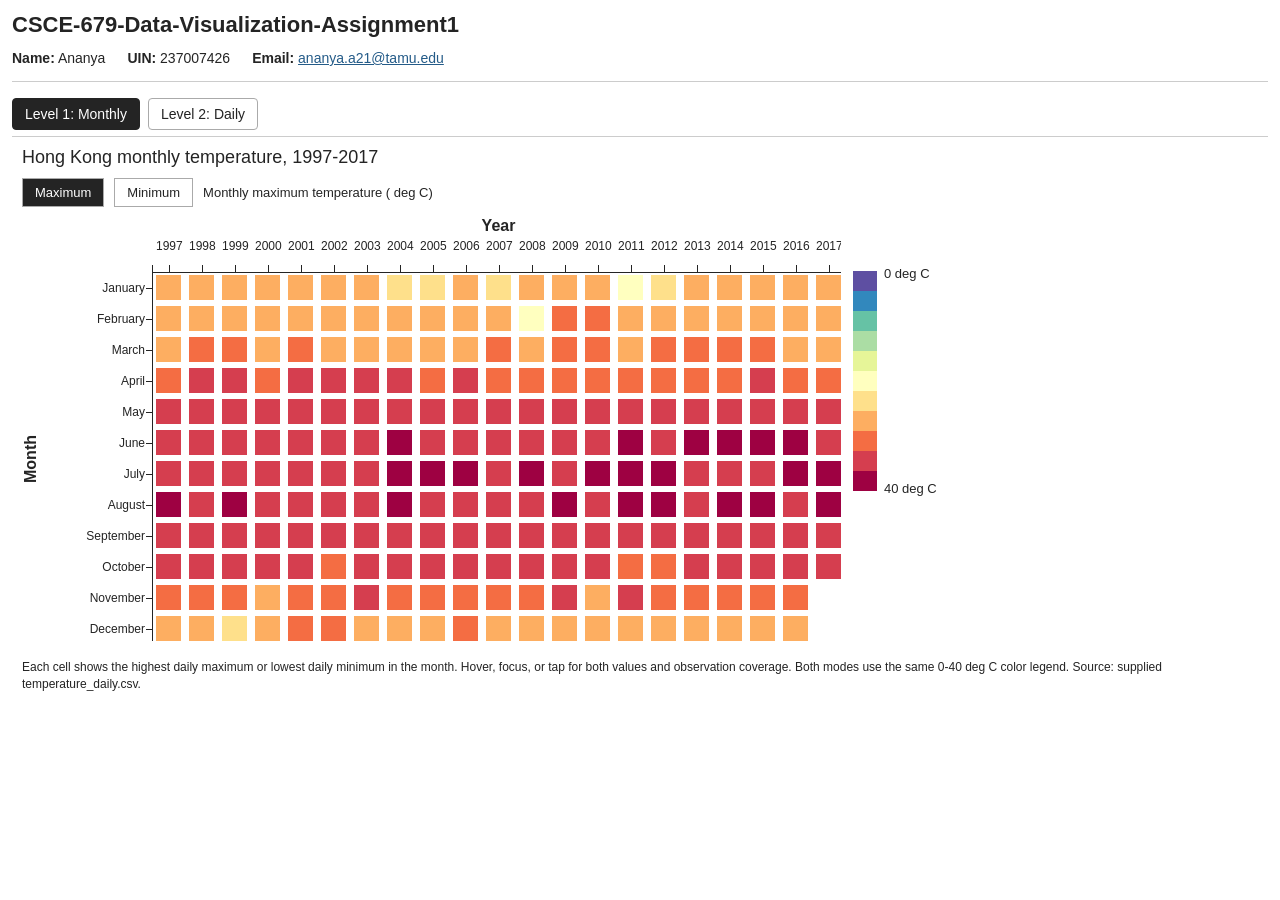
<file: index.html>
<!doctype html>
<html lang="en">
<head>
<meta charset="utf-8">
<meta name="viewport" content="width=device-width, initial-scale=1">
<title>Hong Kong temperature: monthly and daily views</title>
<style>
body { margin: 12px; font: 14px Arial, sans-serif; color: #242424; background: #fff; }
h1 { font-size: 21px; margin: 0 0 10px; }
.assignment-header { margin-bottom: 16px; padding-bottom: 12px; border-bottom: 1px solid #ccc; }
.assignment-header h1 { font-size: 22px; overflow-wrap: anywhere; }
.assignment-header h1 a { color: inherit; text-decoration: none; }
.assignment-header h1 a:hover { text-decoration: underline; }
.student-details { display: flex; flex-wrap: wrap; gap: 8px 22px; margin: 0; line-height: 1.5; }
.student-details a { color: #245b88; }
.tabs { display: flex; gap: 8px; flex-wrap: wrap; border-bottom: 1px solid #ccc; padding-bottom: 6px; }
.tabs button { font: inherit; padding: 7px 12px; border: 1px solid #aaa; border-radius: 4px; background: #fff; color: #242424; cursor: pointer; }
.tabs button[aria-selected="true"] { background: #242424; color: #fff; border-color: #242424; }
.tabs button:focus-visible { outline: 3px solid #4477aa; outline-offset: 3px; }
iframe { display: block; width: 100%; border: 0; min-height: 0; }
[hidden] { display: none !important; }
</style>
</head>
<body>
<header class="assignment-header">
<h1><a href="https://github.com/xiameng552180/CSCE-679-Data-Visualization-Assignment1" target="_blank" rel="noopener noreferrer">CSCE-679-Data-Visualization-Assignment1</a></h1>
<p class="student-details"><span><strong>Name:</strong> Ananya</span><span><strong>UIN:</strong> 237007426</span><span><strong>Email:</strong> <a href="mailto:ananya.a21@tamu.edu">ananya.a21@tamu.edu</a></span></p>
</header>
<div class="tabs" role="tablist" aria-label="Temperature views">
<button type="button" id="monthly-tab" role="tab" aria-controls="monthly-panel" aria-selected="true" tabindex="0">Level 1: Monthly</button>
<button type="button" id="daily-tab" role="tab" aria-controls="daily-panel" aria-selected="false" tabindex="-1">Level 2: Daily</button>
</div>
<section id="monthly-panel" role="tabpanel" aria-labelledby="monthly-tab">
<iframe title="Level 1: Monthly temperature matrix" srcdoc="&lt;!doctype html&gt;&lt;html lang=&quot;en&quot;&gt;&lt;meta charset=&quot;utf-8&quot;&gt;&lt;meta name=&quot;viewport&quot; content=&quot;width=device-width, initial-scale=1&quot;&gt;&lt;title&gt;Hong Kong monthly temperature&lt;/title&gt;&lt;style&gt;body { margin: 10px; font: 13px Arial, sans-serif; background: white; color: #242424; } button.btn { font: inherit; padding: 6px 12px; border: 1px solid #aaa; background: white; color: #242424; cursor: pointer; } button.btn[aria-pressed=&quot;true&quot;] { background: #242424; color: white; } .note { margin-top: 10px; line-height: 1.4; font-size: 12px; }&lt;/style&gt;&lt;body&gt;&lt;section id=&quot;hong-kong-temperature&quot; data-level=&quot;monthly&quot; aria-label=&quot;Hong Kong monthly temperature matrix&quot;&gt;
&lt;h2&gt;Hong Kong monthly temperature, 1997-2017&lt;/h2&gt;
&lt;div class=&quot;controls&quot;&gt;&lt;button type=&quot;button&quot; class=&quot;btn&quot; data-mode=&quot;max&quot; aria-pressed=&quot;true&quot;&gt;Maximum&lt;/button&gt;&lt;button type=&quot;button&quot; class=&quot;btn&quot; data-mode=&quot;min&quot; aria-pressed=&quot;false&quot;&gt;Minimum&lt;/button&gt;&lt;span data-current-mode aria-live=&quot;polite&quot;&gt;&lt;/span&gt;&lt;/div&gt;
&lt;div class=&quot;plot-layout&quot;&gt;&lt;div class=&quot;matrix-scroll&quot; role=&quot;region&quot; aria-label=&quot;Years across columns, months down rows&quot;&gt;&lt;div class=&quot;axis-layout&quot;&gt;&lt;div class=&quot;year-axis-title&quot;&gt;Year&lt;/div&gt;&lt;div class=&quot;rows-layout&quot;&gt;&lt;div class=&quot;vertical-month-title&quot;&gt;Month&lt;/div&gt;&lt;div class=&quot;matrix&quot; data-matrix&gt;&lt;/div&gt;&lt;/div&gt;&lt;/div&gt;&lt;/div&gt;
&lt;div class=&quot;legend&quot; data-legend aria-label=&quot;Temperature legend from 0 to 40 degrees Celsius&quot;&gt;&lt;/div&gt;&lt;/div&gt;
&lt;div class=&quot;detail&quot; data-detail role=&quot;tooltip&quot; hidden&gt;&lt;/div&gt;
&lt;script type=&quot;text/plain&quot; data-csv&gt;date,max_temperature,min_temperature
1997-01-01,25,16
1997-01-02,22,18
1997-01-03,18,17
1997-01-04,20,17
1997-01-05,19,15
1997-01-06,18,14
1997-01-07,19,14
1997-01-08,18,11
1997-01-09,16,11
1997-01-10,19,11
1997-01-11,20,12
1997-01-12,19,12
1997-01-13,19,15
1997-01-14,23,17
1997-01-15,21,17
1997-01-16,22,17
1997-01-17,21,18
1997-01-18,22,17
1997-01-19,21,17
1997-01-20,22,16
1997-01-21,23,18
1997-01-22,19,16
1997-01-23,19,13
1997-01-24,14,10
1997-01-25,13,10
1997-01-26,19,12
1997-01-27,20,13
1997-01-28,21,14
1997-01-29,22,14
1997-01-30,24,18
1997-01-31,26,17
1997-02-01,20,17
1997-02-02,20,17
1997-02-03,18,14
1997-02-04,19,14
1997-02-05,18,15
1997-02-06,17,14
1997-02-07,19,13
1997-02-08,18,13
1997-02-09,18,14
1997-02-10,17,16
1997-02-11,18,14
1997-02-12,15,13
1997-02-13,16,13
1997-02-14,16,14
1997-02-15,16,14
1997-02-16,15,13
1997-02-17,15,13
1997-02-18,18,11
1997-02-19,19,13
1997-02-20,21,14
1997-02-21,23,13
1997-02-22,21,16
1997-02-23,21,15
1997-02-24,24,16
1997-02-25,24,19
1997-02-26,26,21
1997-02-27,23,18
1997-02-28,24,17
1997-03-01,26,17
1997-03-02,22,16
1997-03-03,19,14
1997-03-04,21,14
1997-03-05,22,17
1997-03-06,26,17
1997-03-07,26,18
1997-03-08,26,19
1997-03-09,23,19
1997-03-10,26,20
1997-03-11,26,21
1997-03-12,25,20
1997-03-13,27,21
1997-03-14,26,21
1997-03-15,28,20
1997-03-16,23,21
1997-03-17,20,18
1997-03-18,20,18
1997-03-19,26,19
1997-03-20,21,17
1997-03-21,21,18
1997-03-22,23,18
1997-03-23,19,17
1997-03-24,19,16
1997-03-25,21,16
1997-03-26,26,19
1997-03-27,22,19
1997-03-28,21,19
1997-03-29,24,19
1997-03-30,26,18
1997-03-31,24,19
1997-04-01,22,19
1997-04-02,26,21
1997-04-03,27,21
1997-04-04,23,21
1997-04-05,26,20
1997-04-06,23,21
1997-04-07,22,20
1997-04-08,26,21
1997-04-09,25,22
1997-04-10,22,20
1997-04-11,28,20
1997-04-12,26,21
1997-04-13,25,22
1997-04-14,26,22
1997-04-15,29,24
1997-04-16,26,22
1997-04-17,24,21
1997-04-18,27,22
1997-04-19,26,22
1997-04-20,24,21
1997-04-21,28,22
1997-04-22,29,23
1997-04-23,25,22
1997-04-24,23,21
1997-04-25,23,19
1997-04-26,26,20
1997-04-27,27,22
1997-04-28,29,21
1997-04-29,28,24
1997-04-30,29,25
1997-05-01,29,24
1997-05-02,30,25
1997-05-03,30,25
1997-05-04,27,22
1997-05-05,27,23
1997-05-06,28,24
1997-05-07,27,24
1997-05-08,28,23
1997-05-09,27,23
1997-05-10,25,22
1997-05-11,31,24
1997-05-12,30,26
1997-05-13,31,27
1997-05-14,32,27
1997-05-15,32,27
1997-05-16,32,28
1997-05-17,29,25
1997-05-18,32,25
1997-05-19,31,26
1997-05-20,30,26
1997-05-21,27,23
1997-05-22,25,23
1997-05-23,25,22
1997-05-24,27,21
1997-05-25,30,23
1997-05-26,30,23
1997-05-27,29,22
1997-05-28,29,23
1997-05-29,29,25
1997-05-30,29,25
1997-05-31,31,26
1997-06-01,31,25
1997-06-02,32,27
1997-06-03,31,25
1997-06-04,31,24
1997-06-05,31,28
1997-06-06,32,27
1997-06-07,31,29
1997-06-08,32,29
1997-06-09,32,29
1997-06-10,31,26
1997-06-11,29,26
1997-06-12,30,27
1997-06-13,27,25
1997-06-14,29,25
1997-06-15,27,24
1997-06-16,26,23
1997-06-17,26,23
1997-06-18,26,23
1997-06-19,29,25
1997-06-20,31,26
1997-06-21,31,26
1997-06-22,29,25
1997-06-23,32,26
1997-06-24,30,25
1997-06-25,32,26
1997-06-26,30,26
1997-06-27,32,26
1997-06-28,31,27
1997-06-29,32,26
1997-06-30,30,27
1997-07-01,29,24
1997-07-02,29,25
1997-07-03,27,24
1997-07-04,30,23
1997-07-05,30,28
1997-07-06,31,26
1997-07-07,31,26
1997-07-08,30,27
1997-07-09,30,28
1997-07-10,30,26
1997-07-11,30,26
1997-07-12,32,27
1997-07-13,32,28
1997-07-14,32,27
1997-07-15,31,26
1997-07-16,30,26
1997-07-17,29,25
1997-07-18,28,25
1997-07-19,28,26
1997-07-20,31,25
1997-07-21,32,27
1997-07-22,32,28
1997-07-23,32,26
1997-07-24,32,27
1997-07-25,30,28
1997-07-26,32,28
1997-07-27,33,28
1997-07-28,33,28
1997-07-29,35,28
1997-07-30,34,29
1997-07-31,32,29
1997-08-01,31,26
1997-08-02,28,25
1997-08-03,29,25
1997-08-04,31,28
1997-08-05,33,28
1997-08-06,33,28
1997-08-07,32,26
1997-08-08,30,25
1997-08-09,31,29
1997-08-10,31,28
1997-08-11,32,25
1997-08-12,30,26
1997-08-13,29,26
1997-08-14,31,26
1997-08-15,33,27
1997-08-16,31,27
1997-08-17,33,26
1997-08-18,35,28
1997-08-19,35,29
1997-08-20,34,29
1997-08-21,30,26
1997-08-22,29,26
1997-08-23,31,27
1997-08-24,30,25
1997-08-25,31,26
1997-08-26,31,27
1997-08-27,31,25
1997-08-28,35,28
1997-08-29,37,28
1997-08-30,34,30
1997-08-31,32,29
1997-09-01,33,28
1997-09-02,31,29
1997-09-03,30,27
1997-09-04,31,27
1997-09-05,33,26
1997-09-06,32,28
1997-09-07,28,25
1997-09-08,29,25
1997-09-09,31,25
1997-09-10,32,26
1997-09-11,32,26
1997-09-12,32,26
1997-09-13,32,27
1997-09-14,32,24
1997-09-15,30,26
1997-09-16,31,26
1997-09-17,31,25
1997-09-18,30,24
1997-09-19,30,25
1997-09-20,30,27
1997-09-21,25,20
1997-09-22,27,22
1997-09-23,27,23
1997-09-24,28,25
1997-09-25,30,25
1997-09-26,29,25
1997-09-27,28,23
1997-09-28,23,20
1997-09-29,23,20
1997-09-30,25,22
1997-10-01,29,24
1997-10-02,30,26
1997-10-03,28,25
1997-10-04,31,26
1997-10-05,31,26
1997-10-06,29,25
1997-10-07,30,26
1997-10-08,28,26
1997-10-09,28,25
1997-10-10,30,24
1997-10-11,30,26
1997-10-12,29,26
1997-10-13,30,26
1997-10-14,30,25
1997-10-15,31,25
1997-10-16,31,26
1997-10-17,29,24
1997-10-18,28,24
1997-10-19,31,26
1997-10-20,31,25
1997-10-21,32,25
1997-10-22,30,26
1997-10-23,30,26
1997-10-24,30,26
1997-10-25,29,26
1997-10-26,29,25
1997-10-27,27,21
1997-10-28,24,19
1997-10-29,28,20
1997-10-30,28,21
1997-10-31,26,20
1997-11-01,25,19
1997-11-02,27,19
1997-11-03,28,21
1997-11-04,28,22
1997-11-05,26,20
1997-11-06,24,19
1997-11-07,26,20
1997-11-08,26,21
1997-11-09,25,22
1997-11-10,26,22
1997-11-11,28,23
1997-11-12,29,24
1997-11-13,31,22
1997-11-14,29,21
1997-11-15,31,23
1997-11-16,29,20
1997-11-17,22,17
1997-11-18,21,16
1997-11-19,24,18
1997-11-20,27,21
1997-11-21,29,21
1997-11-22,29,21
1997-11-23,25,23
1997-11-24,25,22
1997-11-25,29,24
1997-11-26,29,26
1997-11-27,27,25
1997-11-28,28,24
1997-11-29,27,22
1997-11-30,23,21
1997-12-01,27,18
1997-12-02,18,15
1997-12-03,19,15
1997-12-04,24,16
1997-12-05,23,20
1997-12-06,26,22
1997-12-07,26,17
1997-12-08,19,13
1997-12-09,19,12
1997-12-10,18,13
1997-12-11,18,13
1997-12-12,17,14
1997-12-13,19,14
1997-12-14,21,15
1997-12-15,24,15
1997-12-16,25,17
1997-12-17,27,17
1997-12-18,24,19
1997-12-19,25,20
1997-12-20,27,20
1997-12-21,23,21
1997-12-22,21,17
1997-12-23,19,14
1997-12-24,18,14
1997-12-25,22,17
1997-12-26,22,19
1997-12-27,22,18
1997-12-28,24,19
1997-12-29,24,18
1997-12-30,27,17
1997-12-31,22,20
1998-01-01,27,19
1998-01-02,22,19
1998-01-03,23,20
1998-01-04,26,18
1998-01-05,19,15
1998-01-06,20,17
1998-01-07,22,18
1998-01-08,27,18
1998-01-09,23,20
1998-01-10,25,20
1998-01-11,27,20
1998-01-12,20,16
1998-01-13,23,18
1998-01-14,25,18
1998-01-15,18,13
1998-01-16,19,13
1998-01-17,19,13
1998-01-18,17,10
1998-01-19,13,10
1998-01-20,15,13
1998-01-21,16,13
1998-01-22,19,16
1998-01-23,20,12
1998-01-24,13,9
1998-01-25,13,11
1998-01-26,15,11
1998-01-27,17,15
1998-01-28,20,13
1998-01-29,15,13
1998-01-30,18,14
1998-01-31,20,15
1998-02-01,23,17
1998-02-02,20,16
1998-02-03,23,18
1998-02-04,19,10
1998-02-05,11,9
1998-02-06,12,9
1998-02-07,18,10
1998-02-08,19,10
1998-02-09,21,15
1998-02-10,24,18
1998-02-11,22,17
1998-02-12,26,18
1998-02-13,25,20
1998-02-14,24,19
1998-02-15,21,18
1998-02-16,23,17
1998-02-17,25,19
1998-02-18,20,18
1998-02-19,26,19
1998-02-20,27,22
1998-02-21,22,16
1998-02-22,17,14
1998-02-23,17,14
1998-02-24,18,14
1998-02-25,20,14
1998-02-26,17,14
1998-02-27,18,14
1998-02-28,16,14
1998-03-01,17,15
1998-03-02,18,15
1998-03-03,21,16
1998-03-04,21,17
1998-03-05,24,16
1998-03-06,20,17
1998-03-07,21,18
1998-03-08,21,19
1998-03-09,26,22
1998-03-10,24,13
1998-03-11,17,13
1998-03-12,17,13
1998-03-13,20,15
1998-03-14,19,18
1998-03-15,20,17
1998-03-16,21,17
1998-03-17,21,18
1998-03-18,21,17
1998-03-19,25,18
1998-03-20,27,20
1998-03-21,22,14
1998-03-22,17,12
1998-03-23,23,16
1998-03-24,24,17
1998-03-25,25,19
1998-03-26,24,20
1998-03-27,29,21
1998-03-28,28,21
1998-03-29,28,22
1998-03-30,27,21
1998-03-31,28,21
1998-04-01,29,22
1998-04-02,27,21
1998-04-03,23,19
1998-04-04,25,20
1998-04-05,29,21
1998-04-06,28,22
1998-04-07,28,21
1998-04-08,29,22
1998-04-09,29,23
1998-04-10,30,24
1998-04-11,29,24
1998-04-12,27,22
1998-04-13,28,23
1998-04-14,27,23
1998-04-15,28,23
1998-04-16,28,21
1998-04-17,33,21
1998-04-18,31,23
1998-04-19,27,23
1998-04-20,26,21
1998-04-21,27,23
1998-04-22,29,24
1998-04-23,29,27
1998-04-24,29,27
1998-04-25,29,25
1998-04-26,29,22
1998-04-27,25,23
1998-04-28,27,24
1998-04-29,28,24
1998-04-30,28,24
1998-05-01,31,26
1998-05-02,30,23
1998-05-03,27,23
1998-05-04,29,24
1998-05-05,29,25
1998-05-06,31,24
1998-05-07,31,26
1998-05-08,31,27
1998-05-09,31,27
1998-05-10,31,27
1998-05-11,33,27
1998-05-12,32,27
1998-05-13,32,28
1998-05-14,32,27
1998-05-15,29,24
1998-05-16,32,26
1998-05-17,29,26
1998-05-18,31,26
1998-05-19,28,26
1998-05-20,30,26
1998-05-21,28,26
1998-05-22,29,26
1998-05-23,30,27
1998-05-24,28,23
1998-05-25,26,21
1998-05-26,27,21
1998-05-27,28,25
1998-05-28,31,24
1998-05-29,32,27
1998-05-30,28,25
1998-05-31,28,25
1998-06-01,31,27
1998-06-02,31,27
1998-06-03,31,27
1998-06-04,29,25
1998-06-05,29,25
1998-06-06,26,23
1998-06-07,25,22
1998-06-08,28,23
1998-06-09,29,24
1998-06-10,29,25
1998-06-11,30,25
1998-06-12,31,29
1998-06-13,32,29
1998-06-14,33,29
1998-06-15,33,29
1998-06-16,33,29
1998-06-17,33,30
1998-06-18,33,30
1998-06-19,31,27
1998-06-20,32,29
1998-06-21,33,29
1998-06-22,31,28
1998-06-23,31,26
1998-06-24,31,28
1998-06-25,31,29
1998-06-26,32,26
1998-06-27,29,27
1998-06-28,32,26
1998-06-29,33,27
1998-06-30,33,28
1998-07-01,33,26
1998-07-02,30,26
1998-07-03,29,25
1998-07-04,30,24
1998-07-05,30,25
1998-07-06,31,25
1998-07-07,31,26
1998-07-08,31,27
1998-07-09,31,26
1998-07-10,33,26
1998-07-11,33,28
1998-07-12,32,28
1998-07-13,31,24
1998-07-14,33,27
1998-07-15,33,28
1998-07-16,33,29
1998-07-17,34,29
1998-07-18,34,29
1998-07-19,34,29
1998-07-20,33,29
1998-07-21,34,30
1998-07-22,33,29
1998-07-23,33,30
1998-07-24,33,30
1998-07-25,34,30
1998-07-26,34,29
1998-07-27,34,29
1998-07-28,34,29
1998-07-29,34,29
1998-07-30,33,29
1998-07-31,34,29
1998-08-01,34,29
1998-08-02,34,28
1998-08-03,35,30
1998-08-04,34,29
1998-08-05,33,30
1998-08-06,32,28
1998-08-07,30,26
1998-08-08,33,27
1998-08-09,34,27
1998-08-10,30,27
1998-08-11,29,26
1998-08-12,32,27
1998-08-13,33,28
1998-08-14,34,28
1998-08-15,33,28
1998-08-16,34,28
1998-08-17,33,27
1998-08-18,35,29
1998-08-19,35,28
1998-08-20,33,28
1998-08-21,35,29
1998-08-22,33,28
1998-08-23,31,28
1998-08-24,33,28
1998-08-25,34,28
1998-08-26,34,29
1998-08-27,32,26
1998-08-28,33,26
1998-08-29,34,28
1998-08-30,33,26
1998-08-31,31,25
1998-09-01,29,26
1998-09-02,30,27
1998-09-03,31,27
1998-09-04,31,27
1998-09-05,32,27
1998-09-06,31,25
1998-09-07,32,26
1998-09-08,32,27
1998-09-09,31,27
1998-09-10,30,26
1998-09-11,31,26
1998-09-12,28,26
1998-09-13,30,26
1998-09-14,32,26
1998-09-15,34,28
1998-09-16,33,28
1998-09-17,33,28
1998-09-18,32,28
1998-09-19,32,26
1998-09-20,31,25
1998-09-21,32,26
1998-09-22,31,25
1998-09-23,32,26
1998-09-24,32,27
1998-09-25,33,27
1998-09-26,32,27
1998-09-27,32,27
1998-09-28,31,26
1998-09-29,30,25
1998-09-30,30,24
1998-10-01,31,25
1998-10-02,32,26
1998-10-03,32,26
1998-10-04,28,26
1998-10-05,28,26
1998-10-06,31,26
1998-10-07,30,26
1998-10-08,33,26
1998-10-09,28,25
1998-10-10,27,25
1998-10-11,29,26
1998-10-12,32,26
1998-10-13,31,26
1998-10-14,32,26
1998-10-15,29,24
1998-10-16,30,25
1998-10-17,30,24
1998-10-18,28,21
1998-10-19,30,24
1998-10-20,29,25
1998-10-21,27,23
1998-10-22,29,23
1998-10-23,30,23
1998-10-24,30,24
1998-10-25,28,23
1998-10-26,25,22
1998-10-27,28,22
1998-10-28,27,23
1998-10-29,28,23
1998-10-30,29,24
1998-10-31,28,24
1998-11-01,28,25
1998-11-02,25,21
1998-11-03,26,21
1998-11-04,27,21
1998-11-05,27,24
1998-11-06,27,22
1998-11-07,27,20
1998-11-08,26,21
1998-11-09,28,19
1998-11-10,27,20
1998-11-11,26,21
1998-11-12,26,19
1998-11-13,26,21
1998-11-14,27,21
1998-11-15,29,24
1998-11-16,30,25
1998-11-17,29,23
1998-11-18,26,22
1998-11-19,25,20
1998-11-20,25,20
1998-11-21,26,21
1998-11-22,25,19
1998-11-23,24,19
1998-11-24,25,19
1998-11-25,25,21
1998-11-26,21,18
1998-11-27,22,20
1998-11-28,22,19
1998-11-29,24,21
1998-11-30,26,22
1998-12-01,28,23
1998-12-02,27,23
1998-12-03,24,15
1998-12-04,16,14
1998-12-05,21,15
1998-12-06,21,17
1998-12-07,20,15
1998-12-08,20,15
1998-12-09,20,14
1998-12-10,20,14
1998-12-11,19,14
1998-12-12,20,14
1998-12-13,20,16
1998-12-14,17,14
1998-12-15,18,15
1998-12-16,20,16
1998-12-17,22,15
1998-12-18,23,19
1998-12-19,20,17
1998-12-20,22,19
1998-12-21,25,20
1998-12-22,25,18
1998-12-23,24,18
1998-12-24,22,18
1998-12-25,21,16
1998-12-26,21,16
1998-12-27,22,16
1998-12-28,22,17
1998-12-29,22,18
1998-12-30,23,18
1998-12-31,24,18
1999-01-01,21,17
1999-01-02,20,15
1999-01-03,19,13
1999-01-04,21,14
1999-01-05,20,14
1999-01-06,21,13
1999-01-07,19,14
1999-01-08,19,12
1999-01-09,18,15
1999-01-10,18,14
1999-01-11,17,14
1999-01-12,15,9
1999-01-13,13,9
1999-01-14,13,10
1999-01-15,13,9
1999-01-16,15,10
1999-01-17,16,12
1999-01-18,17,12
1999-01-19,22,15
1999-01-20,20,16
1999-01-21,19,15
1999-01-22,22,17
1999-01-23,23,18
1999-01-24,23,19
1999-01-25,23,19
1999-01-26,23,18
1999-01-27,23,19
1999-01-28,26,19
1999-01-29,22,19
1999-01-30,22,18
1999-01-31,25,19
1999-02-01,26,21
1999-02-02,22,18
1999-02-03,20,14
1999-02-04,18,12
1999-02-05,20,13
1999-02-06,21,14
1999-02-07,21,15
1999-02-08,22,16
1999-02-09,24,17
1999-02-10,26,19
1999-02-11,26,17
1999-02-12,22,17
1999-02-13,21,16
1999-02-14,22,16
1999-02-15,24,17
1999-02-16,24,18
1999-02-17,24,19
1999-02-18,25,19
1999-02-19,19,14
1999-02-20,14,12
1999-02-21,15,12
1999-02-22,18,13
1999-02-23,23,17
1999-02-24,25,16
1999-02-25,24,18
1999-02-26,28,21
1999-02-27,25,19
1999-02-28,22,18
1999-03-01,23,18
1999-03-02,25,19
1999-03-03,26,19
1999-03-04,27,20
1999-03-05,27,19
1999-03-06,27,19
1999-03-07,27,22
1999-03-08,24,20
1999-03-09,24,20
1999-03-10,26,16
1999-03-11,15,13
1999-03-12,16,13
1999-03-13,17,15
1999-03-14,17,16
1999-03-15,19,16
1999-03-16,20,15
1999-03-17,24,19
1999-03-18,29,24
1999-03-19,28,26
1999-03-20,28,25
1999-03-21,23,14
1999-03-22,16,12
1999-03-23,19,14
1999-03-24,24,19
1999-03-25,28,21
1999-03-26,28,25
1999-03-27,31,23
1999-03-28,23,20
1999-03-29,21,17
1999-03-30,21,15
1999-03-31,25,18
1999-04-01,28,21
1999-04-02,29,23
1999-04-03,25,20
1999-04-04,23,20
1999-04-05,24,19
1999-04-06,28,18
1999-04-07,28,21
1999-04-08,26,21
1999-04-09,27,23
1999-04-10,30,23
1999-04-11,26,23
1999-04-12,28,23
1999-04-13,30,23
1999-04-14,25,22
1999-04-15,27,21
1999-04-16,29,24
1999-04-17,31,26
1999-04-18,31,28
1999-04-19,26,24
1999-04-20,28,24
1999-04-21,29,23
1999-04-22,29,23
1999-04-23,30,24
1999-04-24,29,27
1999-04-25,31,27
1999-04-26,32,27
1999-04-27,28,24
1999-04-28,26,23
1999-04-29,23,20
1999-04-30,23,19
1999-05-01,25,21
1999-05-02,25,23
1999-05-03,30,23
1999-05-04,30,24
1999-05-05,26,21
1999-05-06,22,18
1999-05-07,26,18
1999-05-08,23,19
1999-05-09,21,18
1999-05-10,27,19
1999-05-11,30,21
1999-05-12,28,24
1999-05-13,29,23
1999-05-14,29,24
1999-05-15,30,25
1999-05-16,31,26
1999-05-17,32,28
1999-05-18,32,25
1999-05-19,26,24
1999-05-20,28,25
1999-05-21,27,25
1999-05-22,30,26
1999-05-23,32,26
1999-05-24,32,28
1999-05-25,31,27
1999-05-26,32,25
1999-05-27,25,22
1999-05-28,24,22
1999-05-29,26,22
1999-05-30,29,25
1999-05-31,31,26
1999-06-01,32,27
1999-06-02,33,27
1999-06-03,33,26
1999-06-04,33,28
1999-06-05,33,27
1999-06-06,35,28
1999-06-07,30,26
1999-06-08,31,27
1999-06-09,32,28
1999-06-10,31,27
1999-06-11,32,28
1999-06-12,33,28
1999-06-13,33,28
1999-06-14,33,28
1999-06-15,32,28
1999-06-16,32,28
1999-06-17,30,26
1999-06-18,32,28
1999-06-19,32,27
1999-06-20,32,27
1999-06-21,30,27
1999-06-22,31,28
1999-06-23,31,25
1999-06-24,33,29
1999-06-25,32,29
1999-06-26,32,29
1999-06-27,33,28
1999-06-28,33,28
1999-06-29,33,28
1999-06-30,33,28
1999-07-01,32,28
1999-07-02,33,28
1999-07-03,32,27
1999-07-04,30,26
1999-07-05,30,26
1999-07-06,31,26
1999-07-07,32,27
1999-07-08,31,26
1999-07-09,30,26
1999-07-10,32,29
1999-07-11,33,29
1999-07-12,32,29
1999-07-13,33,28
1999-07-14,34,29
1999-07-15,32,29
1999-07-16,32,28
1999-07-17,32,28
1999-07-18,32,29
1999-07-19,34,29
1999-07-20,34,29
1999-07-21,34,29
1999-07-22,34,29
1999-07-23,31,29
1999-07-24,34,28
1999-07-25,35,29
1999-07-26,33,27
1999-07-27,31,26
1999-07-28,33,27
1999-07-29,33,28
1999-07-30,34,29
1999-07-31,34,29
1999-08-01,34,28
1999-08-02,34,27
1999-08-03,32,28
1999-08-04,33,28
1999-08-05,32,26
1999-08-06,33,26
1999-08-07,33,29
1999-08-08,33,26
1999-08-09,31,27
1999-08-10,31,26
1999-08-11,30,26
1999-08-12,29,27
1999-08-13,29,27
1999-08-14,32,27
1999-08-15,32,28
1999-08-16,33,28
1999-08-17,33,28
1999-08-18,33,27
1999-08-19,34,27
1999-08-20,35,27
1999-08-21,36,27
1999-08-22,29,25
1999-08-23,26,25
1999-08-24,28,24
1999-08-25,28,25
1999-08-26,31,26
1999-08-27,31,27
1999-08-28,29,27
1999-08-29,30,27
1999-08-30,32,28
1999-08-31,31,27
1999-09-01,32,26
1999-09-02,32,27
1999-09-03,31,27
1999-09-04,33,28
1999-09-05,32,28
1999-09-06,33,28
1999-09-07,33,28
1999-09-08,32,27
1999-09-09,31,27
1999-09-10,32,27
1999-09-11,33,27
1999-09-12,34,28
1999-09-13,34,29
1999-09-14,34,28
1999-09-15,32,28
1999-09-16,28,24
1999-09-17,28,24
1999-09-18,32,27
1999-09-19,31,27
1999-09-20,30,26
1999-09-21,29,26
1999-09-22,29,24
1999-09-23,29,23
1999-09-24,31,23
1999-09-25,28,25
1999-09-26,26,23
1999-09-27,29,25
1999-09-28,29,26
1999-09-29,30,26
1999-09-30,31,26
1999-10-01,30,27
1999-10-02,31,26
1999-10-03,32,25
1999-10-04,28,24
1999-10-05,29,24
1999-10-06,29,25
1999-10-07,30,25
1999-10-08,29,25
1999-10-09,28,26
1999-10-10,32,25
1999-10-11,31,26
1999-10-12,31,27
1999-10-13,31,27
1999-10-14,33,27
1999-10-15,31,27
1999-10-16,32,25
1999-10-17,27,22
1999-10-18,26,20
1999-10-19,26,22
1999-10-20,29,23
1999-10-21,29,25
1999-10-22,29,25
1999-10-23,29,25
1999-10-24,28,22
1999-10-25,29,24
1999-10-26,29,24
1999-10-27,29,24
1999-10-28,29,24
1999-10-29,29,24
1999-10-30,27,25
1999-10-31,29,25
1999-11-01,28,21
1999-11-02,24,18
1999-11-03,25,18
1999-11-04,26,20
1999-11-05,28,23
1999-11-06,27,24
1999-11-07,29,24
1999-11-08,28,23
1999-11-09,25,22
1999-11-10,27,23
1999-11-11,27,23
1999-11-12,25,21
1999-11-13,25,22
1999-11-14,26,22
1999-11-15,27,21
1999-11-16,25,19
1999-11-17,23,18
1999-11-18,21,16
1999-11-19,23,19
1999-11-20,24,19
1999-11-21,25,20
1999-11-22,26,22
1999-11-23,29,20
1999-11-24,28,21
1999-11-25,28,20
1999-11-26,26,21
1999-11-27,26,21
1999-11-28,24,14
1999-11-29,18,12
1999-11-30,20,14
1999-12-01,22,17
1999-12-02,23,17
1999-12-03,20,16
1999-12-04,19,16
1999-12-05,20,17
1999-12-06,18,14
1999-12-07,19,15
1999-12-08,20,14
1999-12-09,21,15
1999-12-10,22,15
1999-12-11,23,16
1999-12-12,21,19
1999-12-13,23,19
1999-12-14,23,19
1999-12-15,21,17
1999-12-16,20,16
1999-12-17,17,15
1999-12-18,16,13
1999-12-19,17,13
1999-12-20,15,10
1999-12-21,14,7
1999-12-22,11,6
1999-12-23,12,5
1999-12-24,16,7
1999-12-25,16,9
1999-12-26,18,10
1999-12-27,19,15
1999-12-28,22,16
1999-12-29,19,14
1999-12-30,23,14
1999-12-31,24,14
2000-01-01,23,14
2000-01-02,24,16
2000-01-03,24,18
2000-01-04,23,18
2000-01-05,25,19
2000-01-06,25,18
2000-01-07,21,18
2000-01-08,22,17
2000-01-09,22,18
2000-01-10,24,18
2000-01-11,22,19
2000-01-12,24,19
2000-01-13,20,17
2000-01-14,20,18
2000-01-15,23,18
2000-01-16,23,18
2000-01-17,18,13
2000-01-18,13,11
2000-01-19,15,9
2000-01-20,18,11
2000-01-21,17,14
2000-01-22,20,17
2000-01-23,20,16
2000-01-24,19,18
2000-01-25,17,10
2000-01-26,11,8
2000-01-27,13,7
2000-01-28,16,8
2000-01-29,17,13
2000-01-30,18,10
2000-01-31,14,10
2000-02-01,12,8
2000-02-02,14,8
2000-02-03,16,12
2000-02-04,18,15
2000-02-05,21,15
2000-02-06,18,13
2000-02-07,19,13
2000-02-08,17,12
2000-02-09,19,14
2000-02-10,20,14
2000-02-11,22,18
2000-02-12,22,16
2000-02-13,23,17
2000-02-14,22,16
2000-02-15,20,16
2000-02-16,20,15
2000-02-17,19,16
2000-02-18,21,17
2000-02-19,24,19
2000-02-20,25,16
2000-02-21,16,13
2000-02-22,16,14
2000-02-23,15,15
2000-03-28,22,22
2000-03-29,28,20
2000-03-30,26,19
2000-03-31,27,22
2000-04-01,29,24
2000-04-02,26,22
2000-04-03,26,21
2000-04-04,23,20
2000-04-05,24,21
2000-04-06,22,20
2000-04-07,23,20
2000-04-08,25,21
2000-04-09,27,21
2000-04-10,26,23
2000-04-11,24,21
2000-04-12,26,21
2000-04-13,25,23
2000-04-14,27,22
2000-04-15,25,22
2000-04-16,26,19
2000-04-17,26,20
2000-04-18,29,22
2000-04-19,28,24
2000-04-20,27,27
2000-04-23,28,24
2000-04-24,25,24
2000-04-27,25,25
2000-04-28,22,22
2000-04-29,27,27
2000-05-01,32,27
2000-05-02,28,25
2000-05-03,25,25
2000-05-04,28,22
2000-05-05,30,23
2000-05-06,30,24
2000-05-07,30,24
2000-05-08,28,25
2000-05-09,29,25
2000-05-10,26,24
2000-05-11,29,24
2000-05-12,30,25
2000-05-13,31,25
2000-05-14,30,25
2000-05-15,33,27
2000-05-16,33,25
2000-05-17,32,26
2000-05-18,30,26
2000-05-19,26,22
2000-05-20,30,22
2000-05-21,28,25
2000-05-22,31,25
2000-05-23,29,25
2000-05-24,28,25
2000-05-25,31,26
2000-05-26,32,28
2000-05-27,32,28
2000-05-28,32,27
2000-05-29,32,28
2000-05-30,33,28
2000-05-31,32,28
2000-06-01,30,29
2000-06-10,33,33
2000-06-11,32,30
2000-06-12,30,23
2000-06-13,25,22
2000-06-14,29,23
2000-06-15,30,25
2000-06-16,31,24
2000-06-17,29,25
2000-06-18,28,25
2000-06-19,31,25
2000-06-20,29,26
2000-06-21,32,28
2000-06-22,32,27
2000-06-23,32,28
2000-06-24,32,29
2000-06-25,31,27
2000-06-26,32,28
2000-06-27,33,28
2000-06-28,34,27
2000-06-29,34,27
2000-06-30,34,28
2000-07-01,34,27
2000-07-02,34,28
2000-07-03,33,25
2000-07-04,33,27
2000-07-05,32,29
2000-07-06,31,28
2000-07-07,33,27
2000-07-08,33,28
2000-07-09,33,27
2000-07-10,34,27
2000-07-11,32,28
2000-07-12,33,28
2000-07-13,34,28
2000-07-14,33,29
2000-07-15,34,28
2000-07-16,32,27
2000-07-17,29,26
2000-07-18,29,26
2000-07-19,29,26
2000-07-20,29,26
2000-07-21,29,27
2000-07-22,32,27
2000-07-23,32,26
2000-07-24,33,28
2000-07-25,34,28
2000-07-26,34,29
2000-07-27,34,29
2000-07-28,34,29
2000-07-29,35,29
2000-07-30,34,29
2000-07-31,34,29
2000-08-01,29,26
2000-08-02,29,25
2000-08-03,29,25
2000-08-04,29,25
2000-08-05,28,26
2000-08-06,31,26
2000-08-07,32,26
2000-08-08,32,26
2000-08-09,33,27
2000-08-10,34,28
2000-08-11,35,29
2000-08-12,30,29
2000-08-27,28,26
2000-09-01,31,26
2000-09-02,30,26
2000-09-03,33,27
2000-09-04,33,27
2000-09-05,33,27
2000-09-06,32,27
2000-09-07,33,27
2000-09-08,30,27
2000-09-09,32,26
2000-09-10,30,24
2000-09-11,31,24
2000-09-12,32,26
2000-09-13,30,25
2000-09-14,30,25
2000-09-15,31,25
2000-09-16,31,25
2000-09-17,31,25
2000-09-18,31,26
2000-09-19,32,26
2000-09-20,29,25
2000-09-21,32,27
2000-09-22,32,26
2000-09-23,32,27
2000-09-24,31,26
2000-09-25,32,26
2000-09-26,32,27
2000-09-27,32,27
2000-09-28,32,27
2000-09-29,31,27
2000-09-30,31,26
2000-10-01,32,26
2000-10-02,33,26
2000-10-03,32,26
2000-10-04,31,26
2000-10-05,32,27
2000-10-06,30,27
2000-10-07,31,27
2000-10-08,33,26
2000-10-09,33,27
2000-10-10,33,27
2000-10-11,32,28
2000-10-12,30,26
2000-10-13,27,21
2000-10-14,22,20
2000-10-15,25,20
2000-10-16,28,21
2000-10-17,29,22
2000-10-18,27,24
2000-10-19,26,22
2000-10-20,26,24
2000-10-21,27,25
2000-10-22,30,26
2000-10-23,31,27
2000-10-24,31,25
2000-10-25,31,27
2000-10-26,30,27
2000-10-27,30,25
2000-10-28,28,25
2000-10-29,27,21
2000-10-30,24,19
2000-10-31,24,19
2000-11-01,25,19
2000-11-02,23,17
2000-11-03,24,16
2000-11-04,24,21
2000-11-05,26,21
2000-11-06,26,22
2000-11-07,25,22
2000-11-08,27,24
2000-11-09,25,23
2000-11-10,26,22
2000-11-11,24,17
2000-11-12,17,14
2000-11-13,20,13
2000-11-14,24,19
2000-11-15,27,21
2000-11-16,24,18
2000-11-17,20,17
2000-11-18,23,17
2000-11-19,22,19
2000-11-20,20,14
2000-11-21,17,14
2000-11-22,20,14
2000-11-23,22,16
2000-11-24,25,21
2000-11-25,28,21
2000-11-26,26,22
2000-11-27,28,21
2000-11-28,25,22
2000-11-29,25,20
2000-11-30,27,20
2000-12-01,26,20
2000-12-02,25,20
2000-12-03,21,17
2000-12-04,20,15
2000-12-05,22,17
2000-12-06,24,19
2000-12-07,25,19
2000-12-08,25,20
2000-12-09,25,19
2000-12-10,26,19
2000-12-11,24,19
2000-12-12,18,14
2000-12-13,13,11
2000-12-14,18,12
2000-12-15,20,14
2000-12-16,23,18
2000-12-17,24,20
2000-12-18,24,19
2000-12-19,23,21
2000-12-20,23,18
2000-12-21,17,12
2000-12-22,17,12
2000-12-23,19,12
2000-12-24,22,14
2000-12-25,23,15
2000-12-26,23,17
2000-12-27,23,19
2000-12-28,24,17
2000-12-29,21,17
2000-12-30,20,15
2000-12-31,20,13
2001-01-01,21,12
2001-01-02,22,16
2001-01-03,23,18
2001-01-04,21,18
2001-01-05,23,18
2001-01-06,23,19
2001-01-07,24,17
2001-01-08,24,17
2001-01-09,22,14
2001-01-10,16,12
2001-01-11,17,13
2001-01-12,22,17
2001-01-13,19,15
2001-01-14,20,13
2001-01-15,16,12
2001-01-16,18,13
2001-01-17,20,15
2001-01-18,25,16
2001-01-19,25,19
2001-01-20,25,17
2001-01-21,22,19
2001-01-22,25,19
2001-01-23,23,18
2001-01-24,22,18
2001-01-25,25,15
2001-01-26,14,11
2001-01-27,13,10
2001-01-28,13,10
2001-01-29,16,12
2001-01-30,18,15
2001-01-31,20,16
2001-02-01,18,14
2001-02-02,14,11
2001-02-03,16,13
2001-02-04,15,13
2001-02-05,19,15
2001-02-06,24,17
2001-02-07,22,17
2001-02-08,16,14
2001-02-09,17,14
2001-02-10,16,13
2001-02-11,21,14
2001-02-12,24,16
2001-02-13,21,15
2001-02-14,16,10
2001-02-15,19,12
2001-02-16,20,15
2001-02-17,21,15
2001-02-18,24,17
2001-02-19,25,16
2001-02-20,26,18
2001-02-21,25,19
2001-02-22,26,18
2001-02-23,27,18
2001-02-24,26,19
2001-02-25,20,12
2001-02-26,17,12
2001-02-27,21,17
2001-02-28,18,17
2001-03-01,21,14
2001-03-02,21,17
2001-03-03,23,18
2001-03-04,24,17
2001-03-05,24,17
2001-03-06,26,20
2001-03-07,25,19
2001-03-08,19,15
2001-03-09,20,15
2001-03-10,19,18
2001-03-11,19,17
2001-03-12,21,16
2001-03-13,22,17
2001-03-14,26,19
2001-03-15,26,20
2001-03-16,27,22
2001-03-17,28,22
2001-03-18,25,21
2001-03-19,28,20
2001-03-20,27,22
2001-03-21,26,20
2001-03-22,27,21
2001-03-23,28,23
2001-03-24,29,25
2001-03-25,27,21
2001-03-26,21,19
2001-03-27,21,20
2001-03-28,24,19
2001-03-29,22,18
2001-03-30,25,18
2001-03-31,25,21
2001-04-01,23,20
2001-04-02,27,21
2001-04-03,29,22
2001-04-04,25,19
2001-04-05,23,19
2001-04-06,23,20
2001-04-07,24,20
2001-04-08,28,23
2001-04-09,27,23
2001-04-10,24,22
2001-04-11,23,15
2001-04-12,22,15
2001-04-13,22,19
2001-04-14,22,20
2001-04-15,27,20
2001-04-16,27,21
2001-04-17,27,23
2001-04-18,28,23
2001-04-19,26,22
2001-04-20,30,25
2001-04-21,28,24
2001-04-22,24,21
2001-04-23,23,20
2001-04-24,26,21
2001-04-25,22,20
2001-04-26,27,21
2001-04-27,27,22
2001-04-28,30,24
2001-04-29,32,26
2001-04-30,33,26
2001-05-01,28,24
2001-05-02,27,24
2001-05-03,26,24
2001-05-04,29,24
2001-05-05,31,25
2001-05-06,32,27
2001-05-07,32,28
2001-05-08,32,27
2001-05-09,32,23
2001-05-10,27,23
2001-05-11,28,24
2001-05-12,29,24
2001-05-13,30,23
2001-05-14,30,25
2001-05-15,31,26
2001-05-16,30,26
2001-05-17,28,26
2001-05-18,29,25
2001-05-19,29,26
2001-05-20,32,27
2001-05-21,32,25
2001-05-22,30,26
2001-05-23,31,26
2001-05-24,31,26
2001-05-25,31,27
2001-05-26,33,27
2001-05-27,32,26
2001-05-28,31,27
2001-05-29,31,27
2001-05-30,30,25
2001-05-31,31,25
2001-06-01,30,26
2001-06-02,29,26
2001-06-03,31,26
2001-06-04,33,28
2001-06-05,32,25
2001-06-06,30,26
2001-06-07,28,24
2001-06-08,28,25
2001-06-09,28,25
2001-06-10,32,28
2001-06-11,28,24
2001-06-12,31,25
2001-06-13,32,24
2001-06-14,29,25
2001-06-15,31,26
2001-06-16,31,26
2001-06-17,32,27
2001-06-18,32,28
2001-06-19,34,28
2001-06-20,33,29
2001-06-21,33,29
2001-06-22,34,28
2001-06-23,35,27
2001-06-24,32,27
2001-06-25,30,26
2001-06-26,29,26
2001-06-27,29,25
2001-06-28,32,27
2001-06-29,33,28
2001-06-30,32,26
2001-07-01,30,27
2001-07-02,30,27
2001-07-03,32,28
2001-07-04,33,25
2001-07-05,34,27
2001-07-06,28,26
2001-07-07,30,28
2001-07-08,32,27
2001-07-09,33,27
2001-07-10,33,27
2001-07-11,33,28
2001-07-12,32,29
2001-07-13,30,25
2001-07-14,31,28
2001-07-15,29,24
2001-07-16,32,26
2001-07-17,29,24
2001-07-18,31,25
2001-07-19,30,27
2001-07-20,31,27
2001-07-21,30,25
2001-07-22,31,27
2001-07-23,33,27
2001-07-24,33,26
2001-07-25,29,26
2001-07-26,29,27
2001-07-27,32,27
2001-07-28,32,27
2001-07-29,33,27
2001-07-30,33,29
2001-07-31,34,29
2001-08-01,32,27
2001-08-02,32,25
2001-08-03,32,26
2001-08-04,33,27
2001-08-05,34,28
2001-08-06,34,28
2001-08-07,35,29
2001-08-08,35,29
2001-08-09,35,29
2001-08-10,34,29
2001-08-11,32,27
2001-08-12,32,27
2001-08-13,32,27
2001-08-14,32,28
2001-08-15,34,28
2001-08-16,32,26
2001-08-17,33,26
2001-08-18,32,28
2001-08-19,32,28
2001-08-20,33,27
2001-08-21,34,28
2001-08-22,35,28
2001-08-23,35,29
2001-08-24,35,29
2001-08-25,34,29
2001-08-26,33,29
2001-08-27,33,27
2001-08-28,29,27
2001-08-29,28,26
2001-08-30,29,26
2001-08-31,31,29
2001-09-01,29,26
2001-09-02,29,26
2001-09-03,28,26
2001-09-04,31,27
2001-09-05,27,25
2001-09-06,31,26
2001-09-07,30,26
2001-09-08,33,26
2001-09-09,31,27
2001-09-10,30,27
2001-09-11,31,27
2001-09-12,32,27
2001-09-13,32,26
2001-09-14,33,26
2001-09-15,33,26
2001-09-16,34,26
2001-09-17,34,27
2001-09-18,34,27
2001-09-19,34,28
2001-09-20,32,25
2001-09-21,29,26
2001-09-22,31,27
2001-09-23,33,27
2001-09-24,32,27
2001-09-25,32,28
2001-09-26,31,28
2001-09-27,31,27
2001-09-28,32,27
2001-09-29,31,26
2001-09-30,33,27
2001-10-01,33,27
2001-10-02,31,27
2001-10-03,31,27
2001-10-04,29,25
2001-10-05,29,25
2001-10-06,30,26
2001-10-07,31,26
2001-10-08,31,26
2001-10-09,29,25
2001-10-10,29,24
2001-10-11,30,25
2001-10-12,29,25
2001-10-13,29,25
2001-10-14,29,25
2001-10-15,30,24
2001-10-16,30,24
2001-10-17,30,24
2001-10-18,28,24
2001-10-19,29,25
2001-10-20,29,24
2001-10-21,27,24
2001-10-22,31,25
2001-10-23,28,25
2001-10-24,30,25
2001-10-25,29,25
2001-10-26,30,25
2001-10-27,29,24
2001-10-28,28,25
2001-10-29,26,21
2001-10-30,28,22
2001-10-31,29,24
2001-11-01,30,24
2001-11-02,30,25
2001-11-03,29,25
2001-11-04,27,25
2001-11-05,29,24
2001-11-06,24,21
2001-11-07,26,21
2001-11-08,26,21
2001-11-09,26,20
2001-11-10,25,19
2001-11-11,26,20
2001-11-12,25,20
2001-11-13,23,18
2001-11-14,22,14
2001-11-15,20,13
2001-11-16,23,13
2001-11-17,24,14
2001-11-18,24,16
2001-11-19,24,15
2001-11-20,23,16
2001-11-21,23,16
2001-11-22,23,15
2001-11-23,23,17
2001-11-24,23,16
2001-11-25,24,15
2001-11-26,26,19
2001-11-27,24,19
2001-11-28,24,20
2001-11-29,26,22
2001-11-30,26,21
2001-12-01,26,22
2001-12-02,26,22
2001-12-03,26,21
2001-12-04,29,22
2001-12-05,26,22
2001-12-06,23,18
2001-12-07,21,16
2001-12-08,21,18
2001-12-09,21,18
2001-12-10,20,18
2001-12-11,22,17
2001-12-12,25,20
2001-12-13,19,15
2001-12-14,16,12
2001-12-15,20,15
2001-12-16,21,19
2001-12-17,21,17
2001-12-18,17,13
2001-12-19,18,13
2001-12-20,20,15
2001-12-21,17,11
2001-12-22,15,8
2001-12-23,18,10
2001-12-24,19,10
2001-12-25,21,11
2001-12-26,18,13
2001-12-27,18,15
2001-12-28,17,13
2001-12-29,17,12
2001-12-30,20,12
2001-12-31,21,14
2002-01-02,21,16
2002-01-03,19,12
2002-01-04,20,12
2002-01-05,22,13
2002-01-06,22,15
2002-01-07,23,14
2002-01-08,22,17
2002-01-09,21,16
2002-01-10,21,15
2002-01-11,22,16
2002-01-12,23,17
2002-01-13,26,19
2002-01-14,22,20
2002-01-15,22,19
2002-01-16,25,20
2002-01-17,26,17
2002-01-18,25,18
2002-01-19,18,15
2002-01-20,15,12
2002-01-21,17,8
2002-01-22,16,11
2002-01-23,19,14
2002-01-24,18,16
2002-01-25,18,13
2002-01-26,14,12
2002-01-27,12,10
2002-01-28,12,10
2002-01-29,16,11
2002-01-30,18,14
2002-01-31,20,14
2002-02-01,17,12
2002-02-02,15,9
2002-02-03,17,15
2002-02-04,19,16
2002-02-05,17,14
2002-02-06,18,15
2002-02-07,20,17
2002-02-08,22,17
2002-02-09,23,17
2002-02-10,19,17
2002-02-11,19,15
2002-02-12,21,15
2002-02-13,23,15
2002-02-14,25,18
2002-02-15,21,17
2002-02-16,22,17
2002-02-17,24,17
2002-02-18,24,18
2002-02-19,23,18
2002-02-20,21,16
2002-02-21,24,17
2002-02-22,25,18
2002-02-23,24,18
2002-02-24,23,19
2002-02-25,23,18
2002-02-26,25,18
2002-02-27,26,20
2002-02-28,25,18
2002-03-01,27,21
2002-03-02,25,21
2002-03-03,24,19
2002-03-04,24,20
2002-03-05,26,17
2002-03-06,20,14
2002-03-07,22,15
2002-03-08,24,17
2002-03-09,24,20
2002-03-10,26,19
2002-03-11,26,20
2002-03-12,26,21
2002-03-13,25,22
2002-03-14,25,21
2002-03-15,27,23
2002-03-16,26,21
2002-03-17,24,20
2002-03-18,23,19
2002-03-19,25,20
2002-03-20,26,20
2002-03-21,28,20
2002-03-22,26,22
2002-03-23,24,20
2002-03-24,22,19
2002-03-25,24,20
2002-03-26,24,22
2002-03-27,27,22
2002-03-28,26,23
2002-03-29,28,21
2002-03-30,25,21
2002-03-31,23,22
2002-04-01,29,22
2002-04-02,30,23
2002-04-03,30,25
2002-04-04,28,24
2002-04-05,29,25
2002-04-06,29,23
2002-04-07,29,25
2002-04-08,29,25
2002-04-09,29,24
2002-04-10,25,20
2002-04-11,20,17
2002-04-12,22,17
2002-04-13,28,19
2002-04-14,28,21
2002-04-15,29,24
2002-04-16,29,25
2002-04-17,30,24
2002-04-18,28,24
2002-04-19,28,23
2002-04-20,31,24
2002-04-21,30,23
2002-04-22,30,24
2002-04-23,33,27
2002-04-24,33,25
2002-04-25,27,25
2002-04-26,27,23
2002-04-27,28,23
2002-04-28,29,24
2002-04-29,31,25
2002-04-30,31,26
2002-05-01,31,25
2002-05-02,33,26
2002-05-03,32,26
2002-05-04,32,26
2002-05-05,32,26
2002-05-06,32,26
2002-05-07,32,26
2002-05-08,31,26
2002-05-09,30,26
2002-05-10,31,26
2002-05-11,30,24
2002-05-12,31,27
2002-05-13,30,27
2002-05-14,32,24
2002-05-15,29,24
2002-05-16,30,24
2002-05-17,28,23
2002-05-18,28,24
2002-05-19,30,25
2002-05-20,30,26
2002-05-21,32,29
2002-05-22,32,26
2002-05-23,30,26
2002-05-24,29,26
2002-05-25,30,24
2002-05-26,31,24
2002-05-27,32,25
2002-05-28,32,26
2002-05-29,32,26
2002-05-30,34,25
2002-05-31,32,26
2002-06-01,32,26
2002-06-02,30,24
2002-06-03,30,27
2002-06-04,31,27
2002-06-05,32,27
2002-06-06,32,26
2002-06-07,32,27
2002-06-08,33,27
2002-06-09,30,25
2002-06-10,32,26
2002-06-11,29,25
2002-06-12,32,26
2002-06-13,32,28
2002-06-14,32,28
2002-06-15,32,29
2002-06-16,32,29
2002-06-17,33,28
2002-06-18,32,29
2002-06-19,33,29
2002-06-20,31,28
2002-06-21,33,29
2002-06-22,33,29
2002-06-23,32,28
2002-06-24,34,29
2002-06-25,34,29
2002-06-26,34,29
2002-06-27,35,29
2002-06-28,33,27
2002-06-29,34,29
2002-06-30,33,29
2002-07-01,32,28
2002-07-02,32,25
2002-07-03,33,27
2002-07-04,33,28
2002-07-05,34,27
2002-07-06,32,27
2002-07-07,31,27
2002-07-08,32,26
2002-07-09,32,27
2002-07-10,34,27
2002-07-11,34,28
2002-07-12,34,28
2002-07-13,34,29
2002-07-14,34,28
2002-07-15,35,29
2002-07-16,30,27
2002-07-17,32,27
2002-07-18,32,29
2002-07-19,31,29
2002-07-20,32,29
2002-07-21,33,28
2002-07-22,31,27
2002-07-23,31,27
2002-07-24,32,27
2002-07-25,33,28
2002-07-26,31,27
2002-07-27,29,27
2002-07-28,31,26
2002-07-29,30,24
2002-07-30,30,27
2002-07-31,30,26
2002-08-01,34,26
2002-08-02,31,24
2002-08-03,31,26
2002-08-04,31,27
2002-08-05,30,26
2002-08-06,29,25
2002-08-07,32,28
2002-08-08,30,26
2002-08-09,29,24
2002-08-10,30,25
2002-08-11,32,27
2002-08-12,32,27
2002-08-13,32,27
2002-08-14,33,27
2002-08-15,34,27
2002-08-16,34,28
2002-08-17,34,29
2002-08-18,29,26
2002-08-19,30,26
2002-08-20,31,27
2002-08-21,32,28
2002-08-22,32,26
2002-08-23,33,27
2002-08-24,33,27
2002-08-25,33,28
2002-08-26,34,28
2002-08-27,34,28
2002-08-28,34,27
2002-08-29,35,27
2002-08-30,34,29
2002-08-31,34,28
2002-09-01,34,27
2002-09-02,33,28
2002-09-03,32,26
2002-09-04,32,25
2002-09-05,34,26
2002-09-06,33,27
2002-09-07,33,27
2002-09-08,31,26
2002-09-09,32,25
2002-09-10,32,27
2002-09-11,28,25
2002-09-12,28,24
2002-09-13,30,26
2002-09-14,28,26
2002-09-15,27,24
2002-09-16,28,23
2002-09-17,26,23
2002-09-18,32,25
2002-09-19,33,27
2002-09-20,32,27
2002-09-21,31,27
2002-09-22,28,24
2002-09-23,29,25
2002-09-24,28,23
2002-09-25,26,24
2002-09-26,30,26
2002-09-27,31,26
2002-09-28,31,27
2002-09-29,28,25
2002-09-30,28,25
2002-10-01,26,24
2002-10-02,29,24
2002-10-03,30,26
2002-10-04,31,26
2002-10-05,31,26
2002-10-06,27,24
2002-10-07,26,24
2002-10-08,29,22
2002-10-09,27,20
2002-10-10,28,21
2002-10-11,29,23
2002-10-12,30,25
2002-10-13,30,26
2002-10-14,31,25
2002-10-15,31,24
2002-10-16,30,25
2002-10-17,29,26
2002-10-18,31,26
2002-10-19,31,26
2002-10-20,31,26
2002-10-21,28,22
2002-10-22,23,20
2002-10-23,21,19
2002-10-24,24,18
2002-10-25,29,22
2002-10-26,28,24
2002-10-27,26,22
2002-10-28,26,24
2002-10-29,27,25
2002-10-30,25,21
2002-10-31,24,21
2002-11-01,26,21
2002-11-02,24,20
2002-11-03,25,18
2002-11-04,23,18
2002-11-05,25,17
2002-11-06,25,20
2002-11-07,27,19
2002-11-08,27,20
2002-11-09,26,21
2002-11-10,27,21
2002-11-11,27,23
2002-11-12,28,22
2002-11-13,29,22
2002-11-14,28,23
2002-11-15,29,21
2002-11-16,21,18
2002-11-17,22,17
2002-11-18,22,19
2002-11-19,22,18
2002-11-20,23,19
2002-11-21,24,21
2002-11-22,22,17
2002-11-23,22,17
2002-11-24,24,18
2002-11-25,21,16
2002-11-26,21,16
2002-11-27,21,18
2002-11-28,20,15
2002-11-29,23,18
2002-11-30,22,20
2002-12-01,23,20
2002-12-02,24,21
2002-12-03,28,22
2002-12-04,25,21
2002-12-05,27,23
2002-12-06,29,23
2002-12-07,29,24
2002-12-08,21,12
2002-12-09,16,10
2002-12-10,19,13
2002-12-11,18,13
2002-12-12,20,12
2002-12-13,19,12
2002-12-14,21,16
2002-12-15,24,18
2002-12-16,25,20
2002-12-17,24,20
2002-12-18,24,21
2002-12-19,26,20
2002-12-20,21,18
2002-12-21,21,17
2002-12-22,20,16
2002-12-23,21,17
2002-12-24,20,16
2002-12-25,19,15
2002-12-26,15,7
2002-12-27,8,6
2002-12-28,13,7
2002-12-29,15,11
2002-12-30,17,13
2002-12-31,16,12
2003-01-01,17,14
2003-01-02,19,16
2003-01-03,18,11
2003-01-04,19,11
2003-01-05,18,13
2003-01-06,15,7
2003-01-07,13,8
2003-01-08,17,8
2003-01-09,17,10
2003-01-10,16,12
2003-01-11,17,11
2003-01-12,18,10
2003-01-13,20,10
2003-01-14,21,12
2003-01-15,21,16
2003-01-16,19,15
2003-01-17,22,13
2003-01-18,24,14
2003-01-19,23,14
2003-01-20,22,17
2003-01-21,21,16
2003-01-22,21,14
2003-01-23,20,17
2003-01-24,18,16
2003-01-25,23,17
2003-01-26,25,19
2003-01-27,21,12
2003-01-28,16,11
2003-01-29,19,12
2003-01-30,19,16
2003-01-31,22,17
2003-02-01,22,16
2003-02-02,17,14
2003-02-03,16,14
2003-02-04,18,12
2003-02-05,18,12
2003-02-06,19,13
2003-02-07,18,16
2003-02-08,21,16
2003-02-09,23,18
2003-02-10,24,18
2003-02-11,24,17
2003-02-12,19,14
2003-02-13,18,14
2003-02-14,20,17
2003-02-15,26,19
2003-02-16,25,20
2003-02-17,21,18
2003-02-18,23,18
2003-02-19,25,18
2003-02-20,21,17
2003-02-21,24,18
2003-02-22,27,20
2003-02-23,25,19
2003-02-24,26,20
2003-02-25,23,18
2003-02-26,27,20
2003-02-27,27,19
2003-02-28,25,20
2003-03-01,26,20
2003-03-02,26,21
2003-03-03,25,22
2003-03-04,24,19
2003-03-05,25,18
2003-03-06,24,12
2003-03-07,16,10
2003-03-08,17,12
2003-03-09,17,15
2003-03-10,19,13
2003-03-11,21,15
2003-03-12,22,17
2003-03-13,25,18
2003-03-14,22,17
2003-03-15,23,20
2003-03-16,27,21
2003-03-17,28,22
2003-03-18,24,19
2003-03-19,19,16
2003-03-20,16,14
2003-03-21,20,14
2003-03-22,21,17
2003-03-23,20,18
2003-03-24,22,17
2003-03-25,25,18
2003-03-26,25,20
2003-03-27,27,21
2003-03-28,24,20
2003-03-29,25,20
2003-03-30,25,21
2003-03-31,28,22
2003-04-01,28,24
2003-04-02,28,26
2003-04-03,28,24
2003-04-04,28,21
2003-04-05,22,19
2003-04-06,21,19
2003-04-07,25,20
2003-04-08,26,20
2003-04-09,23,19
2003-04-10,22,19
2003-04-11,27,22
2003-04-12,29,26
2003-04-13,29,26
2003-04-14,27,21
2003-04-15,23,21
2003-04-16,25,21
2003-04-17,29,22
2003-04-18,30,24
2003-04-19,30,25
2003-04-20,31,24
2003-04-21,30,25
2003-04-22,28,23
2003-04-23,30,23
2003-04-24,31,24
2003-04-25,29,26
2003-04-26,32,25
2003-04-27,30,24
2003-04-28,30,24
2003-04-29,31,25
2003-04-30,30,24
2003-05-01,28,23
2003-05-02,28,24
2003-05-03,27,24
2003-05-04,28,23
2003-05-05,28,22
2003-05-06,31,28
2003-05-07,31,28
2003-05-08,32,28
2003-05-09,29,26
2003-05-10,30,25
2003-05-11,30,25
2003-05-12,31,26
2003-05-13,32,26
2003-05-14,32,27
2003-05-15,33,27
2003-05-16,32,29
2003-05-17,33,29
2003-05-18,29,24
2003-05-19,29,23
2003-05-20,31,26
2003-05-21,33,27
2003-05-22,32,27
2003-05-23,32,27
2003-05-24,33,27
2003-05-25,32,26
2003-05-26,33,27
2003-05-27,31,27
2003-05-28,28,26
2003-05-29,29,25
2003-05-30,32,27
2003-05-31,33,26
2003-06-01,32,26
2003-06-02,32,25
2003-06-03,31,25
2003-06-04,31,27
2003-06-05,32,26
2003-06-06,32,27
2003-06-07,29,25
2003-06-08,31,26
2003-06-09,28,26
2003-06-10,29,25
2003-06-11,28,24
2003-06-12,29,25
2003-06-13,30,24
2003-06-14,29,25
2003-06-15,29,25
2003-06-16,29,25
2003-06-17,31,26
2003-06-18,33,26
2003-06-19,34,27
2003-06-20,32,27
2003-06-21,30,26
2003-06-22,31,27
2003-06-23,32,28
2003-06-24,33,28
2003-06-25,32,29
2003-06-26,33,29
2003-06-27,31,29
2003-06-28,32,26
2003-06-29,32,29
2003-06-30,32,27
2003-07-01,33,28
2003-07-02,33,28
2003-07-03,35,27
2003-07-04,34,27
2003-07-05,34,28
2003-07-06,33,28
2003-07-07,34,29
2003-07-08,34,29
2003-07-09,33,29
2003-07-10,33,28
2003-07-11,33,27
2003-07-12,33,28
2003-07-13,34,29
2003-07-14,35,29
2003-07-15,35,29
2003-07-16,35,29
2003-07-17,35,29
2003-07-18,34,29
2003-07-19,34,28
2003-07-20,34,29
2003-07-21,33,27
2003-07-22,35,28
2003-07-23,35,27
2003-07-24,31,27
2003-07-25,30,27
2003-07-26,32,28
2003-07-27,33,27
2003-07-28,33,28
2003-07-29,32,27
2003-07-30,33,27
2003-07-31,34,28
2003-08-01,34,28
2003-08-02,34,29
2003-08-03,35,28
2003-08-04,35,25
2003-08-05,32,26
2003-08-06,31,27
2003-08-07,31,28
2003-08-08,33,28
2003-08-09,34,29
2003-08-10,34,28
2003-08-11,33,29
2003-08-12,33,27
2003-08-13,33,28
2003-08-14,31,28
2003-08-15,33,29
2003-08-16,30,27
2003-08-17,32,27
2003-08-18,33,27
2003-08-19,33,27
2003-08-20,32,26
2003-08-21,29,25
2003-08-22,31,25
2003-08-23,33,28
2003-08-24,33,26
2003-08-25,29,26
2003-08-26,30,28
2003-08-27,32,28
2003-08-28,32,26
2003-08-29,32,26
2003-08-30,33,27
2003-08-31,34,27
2003-09-01,34,28
2003-09-02,30,25
2003-09-03,29,25
2003-09-04,29,27
2003-09-05,32,27
2003-09-06,29,26
2003-09-07,31,26
2003-09-08,31,26
2003-09-09,33,27
2003-09-10,33,26
2003-09-11,32,27
2003-09-12,33,27
2003-09-13,33,28
2003-09-14,29,26
2003-09-15,28,25
2003-09-16,31,27
2003-09-17,32,27
2003-09-18,33,26
2003-09-19,33,28
2003-09-20,34,27
2003-09-21,32,27
2003-09-22,27,23
2003-09-23,29,24
2003-09-24,30,25
2003-09-25,33,26
2003-09-26,32,27
2003-09-27,32,27
2003-09-28,33,27
2003-09-29,32,28
2003-09-30,32,27
2003-10-01,32,27
2003-10-02,31,26
2003-10-03,32,27
2003-10-04,31,25
2003-10-05,31,25
2003-10-06,29,25
2003-10-07,28,23
2003-10-08,29,24
2003-10-09,32,27
2003-10-10,30,27
2003-10-11,29,26
2003-10-12,31,26
2003-10-13,31,24
2003-10-14,24,21
2003-10-15,24,20
2003-10-16,27,22
2003-10-17,28,23
2003-10-18,29,22
2003-10-19,27,23
2003-10-20,28,23
2003-10-21,28,21
2003-10-22,28,22
2003-10-23,29,22
2003-10-24,27,22
2003-10-25,30,21
2003-10-26,29,23
2003-10-27,29,23
2003-10-28,29,22
2003-10-29,29,24
2003-10-30,27,23
2003-10-31,27,22
2003-11-01,28,21
2003-11-02,30,22
2003-11-03,33,23
2003-11-04,28,24
2003-11-05,28,23
2003-11-06,29,22
2003-11-07,29,24
2003-11-08,26,24
2003-11-09,25,22
2003-11-10,23,17
2003-11-11,21,16
2003-11-12,21,14
2003-11-13,23,16
2003-11-14,26,22
2003-11-15,27,20
2003-11-16,27,24
2003-11-17,24,21
2003-11-18,25,22
2003-11-19,27,23
2003-11-20,28,24
2003-11-21,25,19
2003-11-22,21,18
2003-11-23,25,19
2003-11-24,27,20
2003-11-25,26,20
2003-11-26,25,20
2003-11-27,23,19
2003-11-28,22,16
2003-11-29,20,14
2003-11-30,18,13
2003-12-01,21,15
2003-12-02,22,15
2003-12-03,23,16
2003-12-04,24,18
2003-12-05,25,19
2003-12-06,27,20
2003-12-07,23,17
2003-12-08,21,16
2003-12-09,20,17
2003-12-10,18,15
2003-12-11,20,15
2003-12-12,19,13
2003-12-13,19,12
2003-12-14,19,13
2003-12-15,18,13
2003-12-16,19,14
2003-12-17,21,14
2003-12-18,21,15
2003-12-19,17,12
2003-12-20,16,10
2003-12-21,18,11
2003-12-22,20,13
2003-12-23,21,14
2003-12-24,23,15
2003-12-25,23,15
2003-12-26,22,17
2003-12-27,18,13
2003-12-28,20,13
2003-12-29,21,14
2003-12-30,23,16
2003-12-31,23,15
2004-01-01,22,17
2004-01-02,22,17
2004-01-03,23,17
2004-01-04,24,18
2004-01-05,23,19
2004-01-06,23,17
2004-01-07,23,17
2004-01-08,23,18
2004-01-09,24,18
2004-01-10,21,19
2004-01-11,20,16
2004-01-12,17,14
2004-01-13,16,10
2004-01-14,20,15
2004-01-15,22,16
2004-01-16,22,16
2004-01-17,18,12
2004-01-18,17,14
2004-01-19,13,9
2004-01-20,10,8
2004-01-21,13,7
2004-01-22,15,8
2004-01-23,15,8
2004-01-24,14,9
2004-01-25,14,8
2004-01-26,15,12
2004-01-27,14,12
2004-01-28,15,11
2004-01-29,16,12
2004-01-30,19,14
2004-01-31,20,16
2004-02-01,22,18
2004-02-02,22,15
2004-02-03,15,10
2004-02-04,10,8
2004-02-05,12,7
2004-02-06,13,11
2004-02-07,13,9
2004-02-08,9,8
2004-02-09,15,7
2004-02-10,18,10
2004-02-11,20,15
2004-02-12,23,15
2004-02-13,21,15
2004-02-14,23,13
2004-02-15,24,17
2004-02-16,23,18
2004-02-17,24,19
2004-02-18,24,17
2004-02-19,24,18
2004-02-20,25,19
2004-02-21,24,20
2004-02-22,26,19
2004-02-23,22,19
2004-02-24,21,18
2004-02-25,22,19
2004-02-26,23,19
2004-02-27,24,19
2004-02-28,25,20
2004-02-29,26,21
2004-03-01,27,24
2004-03-02,20,14
2004-03-03,16,13
2004-03-04,18,13
2004-03-05,20,16
2004-03-06,25,18
2004-03-07,23,17
2004-03-08,21,15
2004-03-09,23,15
2004-03-10,24,17
2004-03-11,26,21
2004-03-12,27,21
2004-03-13,23,20
2004-03-14,22,20
2004-03-15,24,20
2004-03-16,24,19
2004-03-17,27,21
2004-03-18,26,20
2004-03-19,23,18
2004-03-20,24,19
2004-03-21,23,19
2004-03-22,22,18
2004-03-23,21,18
2004-03-24,21,19
2004-03-25,20,18
2004-03-26,18,15
2004-03-27,17,14
2004-03-28,20,16
2004-03-29,20,19
2004-03-30,22,19
2004-03-31,22,19
2004-04-01,23,20
2004-04-02,23,19
2004-04-03,23,18
2004-04-04,26,19
2004-04-05,23,19
2004-04-06,25,21
2004-04-07,27,22
2004-04-08,21,18
2004-04-09,21,18
2004-04-10,26,20
2004-04-11,28,22
2004-04-12,29,23
2004-04-13,29,24
2004-04-14,27,22
2004-04-15,25,21
2004-04-16,25,22
2004-04-17,28,22
2004-04-18,27,22
2004-04-19,31,22
2004-04-20,30,23
2004-04-21,30,25
2004-04-22,32,26
2004-04-23,32,26
2004-04-24,28,23
2004-04-25,27,22
2004-04-26,29,24
2004-04-27,30,24
2004-04-28,26,23
2004-04-29,26,23
2004-04-30,30,24
2004-05-01,30,25
2004-05-02,31,26
2004-05-03,32,26
2004-05-04,28,22
2004-05-05,25,19
2004-05-06,28,23
2004-05-07,28,24
2004-05-08,27,23
2004-05-09,31,23
2004-05-10,32,24
2004-05-11,31,27
2004-05-12,32,27
2004-05-13,32,28
2004-05-14,29,23
2004-05-15,31,26
2004-05-16,32,26
2004-05-17,30,25
2004-05-18,29,25
2004-05-19,27,24
2004-05-20,28,23
2004-05-21,26,21
2004-05-22,27,23
2004-05-23,31,23
2004-05-24,32,24
2004-05-25,30,25
2004-05-26,31,26
2004-05-27,32,28
2004-05-28,32,26
2004-05-29,30,26
2004-05-30,30,26
2004-05-31,33,27
2004-06-01,31,26
2004-06-02,31,27
2004-06-03,33,27
2004-06-04,32,27
2004-06-05,32,27
2004-06-06,29,26
2004-06-07,29,25
2004-06-08,31,26
2004-06-09,33,25
2004-06-10,32,26
2004-06-11,33,27
2004-06-12,33,27
2004-06-13,33,27
2004-06-14,33,26
2004-06-15,31,27
2004-06-16,31,28
2004-06-17,33,28
2004-06-18,33,28
2004-06-19,35,29
2004-06-20,35,27
2004-06-21,32,26
2004-06-22,33,29
2004-06-23,32,30
2004-06-24,34,29
2004-06-25,32,29
2004-06-26,33,29
2004-06-27,34,29
2004-06-28,34,28
2004-06-29,36,30
2004-06-30,35,29
2004-07-01,37,30
2004-07-02,36,30
2004-07-03,33,29
2004-07-04,33,26
2004-07-05,33,29
2004-07-06,32,29
2004-07-07,33,29
2004-07-08,32,29
2004-07-09,33,29
2004-07-10,32,25
2004-07-11,32,27
2004-07-12,31,25
2004-07-13,31,26
2004-07-14,33,26
2004-07-15,34,27
2004-07-16,29,24
2004-07-17,31,25
2004-07-18,31,26
2004-07-19,31,26
2004-07-20,31,26
2004-07-21,29,26
2004-07-22,33,26
2004-07-23,33,28
2004-07-24,33,26
2004-07-25,33,27
2004-07-26,33,27
2004-07-27,32,27
2004-07-28,30,27
2004-07-29,28,25
2004-07-30,30,27
2004-07-31,32,27
2004-08-01,33,26
2004-08-02,33,27
2004-08-03,34,28
2004-08-04,33,28
2004-08-05,33,26
2004-08-06,29,26
2004-08-07,33,27
2004-08-08,32,27
2004-08-09,34,28
2004-08-10,36,29
2004-08-11,35,25
2004-08-12,31,27
2004-08-13,33,27
2004-08-14,34,26
2004-08-15,33,29
2004-08-16,33,28
2004-08-17,35,28
2004-08-18,35,30
2004-08-19,34,29
2004-08-20,31,26
2004-08-21,28,26
2004-08-22,29,27
2004-08-23,33,26
2004-08-24,33,28
2004-08-25,34,29
2004-08-26,30,26
2004-08-27,27,25
2004-08-28,30,26
2004-08-29,29,26
2004-08-30,30,26
2004-08-31,30,26
2004-09-01,33,28
2004-09-02,34,28
2004-09-03,33,28
2004-09-04,32,28
2004-09-05,33,27
2004-09-06,34,25
2004-09-07,34,27
2004-09-08,29,27
2004-09-09,27,24
2004-09-10,28,24
2004-09-11,28,25
2004-09-12,30,25
2004-09-13,30,25
2004-09-14,31,25
2004-09-15,32,26
2004-09-16,33,25
2004-09-17,31,27
2004-09-18,33,27
2004-09-19,30,26
2004-09-20,31,26
2004-09-21,32,24
2004-09-22,30,26
2004-09-23,31,25
2004-09-24,31,27
2004-09-25,30,27
2004-09-26,31,25
2004-09-27,31,25
2004-09-28,32,26
2004-09-29,32,26
2004-09-30,33,27
2004-10-01,32,26
2004-10-02,27,23
2004-10-03,26,21
2004-10-04,28,20
2004-10-05,29,21
2004-10-06,28,23
2004-10-07,29,23
2004-10-08,30,23
2004-10-09,29,23
2004-10-10,29,23
2004-10-11,29,23
2004-10-12,29,23
2004-10-13,30,24
2004-10-14,29,24
2004-10-15,29,24
2004-10-16,28,22
2004-10-17,28,22
2004-10-18,30,22
2004-10-19,28,23
2004-10-20,27,22
2004-10-21,28,24
2004-10-22,28,23
2004-10-23,28,23
2004-10-24,28,22
2004-10-25,29,21
2004-10-26,29,24
2004-10-27,27,21
2004-10-28,27,22
2004-10-29,28,22
2004-10-30,28,23
2004-10-31,28,22
2004-11-01,27,22
2004-11-02,28,21
2004-11-03,27,23
2004-11-04,27,22
2004-11-05,27,23
2004-11-06,27,22
2004-11-07,28,23
2004-11-08,27,23
2004-11-09,27,24
2004-11-10,28,24
2004-11-11,28,25
2004-11-12,29,24
2004-11-13,27,24
2004-11-14,29,24
2004-11-15,25,19
2004-11-16,20,17
2004-11-17,22,18
2004-11-18,25,17
2004-11-19,24,17
2004-11-20,23,17
2004-11-21,24,19
2004-11-22,25,19
2004-11-23,25,20
2004-11-24,26,21
2004-11-25,28,22
2004-11-26,25,18
2004-11-27,21,16
2004-11-28,23,16
2004-11-29,27,18
2004-11-30,26,18
2004-12-01,26,20
2004-12-02,27,19
2004-12-03,25,20
2004-12-04,23,19
2004-12-05,22,16
2004-12-06,22,18
2004-12-07,22,18
2004-12-08,21,15
2004-12-09,22,15
2004-12-10,23,16
2004-12-11,23,18
2004-12-12,23,16
2004-12-13,22,15
2004-12-14,24,17
2004-12-15,24,18
2004-12-16,25,19
2004-12-17,23,19
2004-12-18,24,17
2004-12-19,23,19
2004-12-20,24,17
2004-12-21,23,19
2004-12-22,25,19
2004-12-23,25,19
2004-12-24,20,17
2004-12-25,21,17
2004-12-26,23,19
2004-12-27,20,16
2004-12-28,16,9
2004-12-29,14,7
2004-12-30,15,8
2004-12-31,11,7
2005-01-01,12,5
2005-01-02,14,10
2005-01-03,17,10
2005-01-04,16,14
2005-01-05,20,15
2005-01-06,20,14
2005-01-07,21,16
2005-01-08,19,17
2005-01-09,17,13
2005-01-10,17,11
2005-01-11,19,15
2005-01-12,17,13
2005-01-13,14,9
2005-01-14,14,6
2005-01-15,14,9
2005-01-16,16,9
2005-01-17,18,11
2005-01-18,20,14
2005-01-19,20,16
2005-01-20,18,14
2005-01-21,20,14
2005-01-22,20,16
2005-01-23,24,15
2005-01-24,23,18
2005-01-25,23,19
2005-01-26,24,17
2005-01-27,22,17
2005-01-28,21,16
2005-01-29,22,16
2005-01-30,20,13
2005-01-31,14,12
2005-02-01,13,10
2005-02-02,14,10
2005-02-03,15,12
2005-02-04,20,15
2005-02-05,21,19
2005-02-06,22,19
2005-02-07,25,19
2005-02-08,25,17
2005-02-09,25,19
2005-02-10,22,17
2005-02-11,19,14
2005-02-12,20,16
2005-02-13,22,16
2005-02-14,21,16
2005-02-15,24,19
2005-02-16,26,22
2005-02-17,25,17
2005-02-18,17,11
2005-02-19,13,10
2005-02-20,10,8
2005-02-21,10,8
2005-02-22,12,9
2005-02-23,21,12
2005-02-24,23,16
2005-02-25,21,17
2005-02-26,17,14
2005-02-27,15,14
2005-02-28,15,11
2005-03-01,15,12
2005-03-02,14,12
2005-03-03,15,11
2005-03-04,14,11
2005-03-05,16,9
2005-03-06,19,12
2005-03-07,20,13
2005-03-08,23,15
2005-03-09,24,18
2005-03-10,23,20
2005-03-11,25,21
2005-03-12,23,9
2005-03-13,11,9
2005-03-14,14,10
2005-03-15,18,13
2005-03-16,24,17
2005-03-17,28,18
2005-03-18,22,17
2005-03-19,22,15
2005-03-20,23,16
2005-03-21,25,19
2005-03-22,25,20
2005-03-23,22,17
2005-03-24,22,16
2005-03-25,19,17
2005-03-26,20,16
2005-03-27,25,19
2005-03-28,28,21
2005-03-29,27,18
2005-03-30,21,17
2005-03-31,19,17
2005-04-01,20,18
2005-04-02,23,18
2005-04-03,25,19
2005-04-04,25,19
2005-04-05,23,19
2005-04-06,26,20
2005-04-07,28,20
2005-04-08,29,23
2005-04-09,29,24
2005-04-10,28,24
2005-04-11,27,24
2005-04-12,26,16
2005-04-13,18,14
2005-04-14,23,17
2005-04-15,25,20
2005-04-16,23,21
2005-04-17,24,20
2005-04-18,27,21
2005-04-19,27,22
2005-04-20,29,23
2005-04-21,28,23
2005-04-22,28,22
2005-04-23,29,24
2005-04-24,29,24
2005-04-25,27,25
2005-04-26,27,23
2005-04-27,24,19
2005-04-28,30,23
2005-04-29,30,27
2005-04-30,30,27
2005-05-01,29,19
2005-05-02,31,27
2005-05-03,30,27
2005-05-04,29,27
2005-05-05,31,19
2005-05-06,29,20
2005-05-07,28,24
2005-05-08,28,23
2005-05-09,27,22
2005-05-10,29,24
2005-05-11,28,24
2005-05-12,31,25
2005-05-13,32,14
2005-05-14,32,28
2005-05-15,32,29
2005-05-16,32,29
2005-05-17,32,28
2005-05-18,32,28
2005-05-19,30,26
2005-05-20,30,26
2005-05-21,31,27
2005-05-22,32,19
2005-05-23,31,26
2005-05-24,31,24
2005-05-25,30,26
2005-05-26,28,17
2005-05-27,31,24
2005-05-28,32,25
2005-05-29,30,19
2005-05-30,31,25
2005-05-31,30,25
2005-06-01,31,19
2005-06-02,31,28
2005-06-03,34,26
2005-06-04,31,26
2005-06-05,28,22
2005-06-06,29,25
2005-06-07,28,24
2005-06-08,30,26
2005-06-09,30,25
2005-06-10,32,25
2005-06-11,34,28
2005-06-12,32,27
2005-06-13,30,26
2005-06-14,33,25
2005-06-15,30,25
2005-06-16,28,25
2005-06-17,31,26
2005-06-18,31,28
2005-06-19,32,29
2005-06-20,31,29
2005-06-21,30,25
2005-06-22,29,24
2005-06-23,29,25
2005-06-24,30,25
2005-06-25,32,28
2005-06-26,31,27
2005-06-27,32,28
2005-06-28,32,28
2005-06-29,32,25
2005-06-30,28,25
2005-07-01,30,25
2005-07-02,32,27
2005-07-03,33,27
2005-07-04,33,28
2005-07-05,33,28
2005-07-06,34,27
2005-07-07,30,26
2005-07-08,31,27
2005-07-09,29,25
2005-07-10,32,28
2005-07-11,32,28
2005-07-12,33,28
2005-07-13,33,27
2005-07-14,34,29
2005-07-15,34,28
2005-07-16,33,27
2005-07-17,34,28
2005-07-18,37,30
2005-07-19,37,31
2005-07-20,37,26
2005-07-21,33,27
2005-07-22,30,25
2005-07-23,31,27
2005-07-24,32,26
2005-07-25,33,27
2005-07-26,33,26
2005-07-27,34,28
2005-07-28,35,28
2005-07-29,31,26
2005-07-30,30,27
2005-07-31,30,27
2005-08-01,33,28
2005-08-02,33,27
2005-08-03,33,28
2005-08-04,34,28
2005-08-05,33,28
2005-08-06,34,27
2005-08-07,33,29
2005-08-08,34,28
2005-08-09,33,27
2005-08-10,32,27
2005-08-11,33,27
2005-08-12,34,27
2005-08-13,32,24
2005-08-14,32,27
2005-08-15,31,27
2005-08-16,30,25
2005-08-17,29,26
2005-08-18,29,26
2005-08-19,27,25
2005-08-20,28,24
2005-08-21,29,27
2005-08-22,31,28
2005-08-23,32,27
2005-08-24,31,25
2005-08-25,29,27
2005-08-26,30,27
2005-08-27,32,27
2005-08-28,33,28
2005-08-29,33,27
2005-08-30,33,28
2005-08-31,34,26
2005-09-01,33,29
2005-09-02,32,29
2005-09-03,31,26
2005-09-04,29,26
2005-09-05,33,27
2005-09-06,33,27
2005-09-07,32,28
2005-09-08,32,28
2005-09-09,31,26
2005-09-10,31,26
2005-09-11,33,26
2005-09-12,34,28
2005-09-13,33,28
2005-09-14,35,28
2005-09-15,34,29
2005-09-16,35,29
2005-09-17,34,26
2005-09-18,33,26
2005-09-19,33,28
2005-09-20,32,27
2005-09-21,33,27
2005-09-22,34,29
2005-09-23,33,27
2005-09-24,29,25
2005-09-25,29,24
2005-09-26,28,25
2005-09-27,30,26
2005-09-28,32,27
2005-09-29,30,27
2005-09-30,31,25
2005-10-01,32,26
2005-10-02,34,27
2005-10-03,32,29
2005-10-04,31,26
2005-10-05,30,26
2005-10-06,32,26
2005-10-07,33,28
2005-10-08,31,26
2005-10-09,31,25
2005-10-10,31,25
2005-10-11,32,26
2005-10-12,29,26
2005-10-13,30,26
2005-10-14,30,25
2005-10-15,30,26
2005-10-16,29,24
2005-10-17,30,25
2005-10-18,30,26
2005-10-19,30,24
2005-10-20,30,24
2005-10-21,31,25
2005-10-22,30,24
2005-10-23,27,21
2005-10-24,26,20
2005-10-25,28,23
2005-10-26,29,23
2005-10-27,31,25
2005-10-28,31,24
2005-10-29,27,22
2005-10-30,27,21
2005-10-31,25,20
2005-11-01,25,22
2005-11-02,29,24
2005-11-03,30,25
2005-11-04,31,24
2005-11-05,30,25
2005-11-06,31,24
2005-11-07,30,25
2005-11-08,30,26
2005-11-09,30,25
2005-11-10,30,25
2005-11-11,30,24
2005-11-12,31,25
2005-11-13,29,26
2005-11-14,30,25
2005-11-15,25,21
2005-11-16,24,19
2005-11-17,25,18
2005-11-18,24,19
2005-11-19,22,17
2005-11-20,22,15
2005-11-21,22,16
2005-11-22,23,16
2005-11-30,25,21
2005-12-01,26,20
2005-12-02,26,20
2005-12-03,25,22
2005-12-04,24,17
2005-12-05,17,12
2005-12-06,12,10
2005-12-07,16,11
2005-12-08,20,15
2005-12-09,24,18
2005-12-10,24,19
2005-12-11,22,17
2005-12-12,18,14
2005-12-13,18,13
2005-12-14,18,13
2005-12-15,18,12
2005-12-16,18,12
2005-12-17,20,14
2005-12-18,17,11
2005-12-19,18,12
2005-12-20,20,14
2005-12-21,18,13
2005-12-22,17,10
2005-12-23,18,10
2005-12-24,23,14
2005-12-25,23,18
2005-12-26,24,17
2005-12-27,22,16
2005-12-28,17,16
2005-12-29,21,16
2005-12-30,19,16
2005-12-31,23,17
2006-01-01,22,19
2006-01-02,22,17
2006-01-03,21,17
2006-01-04,24,18
2006-01-05,21,13
2006-01-06,13,10
2006-01-07,14,8
2006-01-08,13,11
2006-01-09,15,10
2006-01-10,17,14
2006-01-11,22,16
2006-01-12,23,18
2006-01-13,25,16
2006-01-14,24,18
2006-01-15,23,17
2006-01-16,24,19
2006-01-17,22,19
2006-01-18,25,19
2006-01-19,23,20
2006-01-20,21,13
2006-01-21,13,11
2006-01-22,13,11
2006-01-23,14,10
2006-01-24,17,10
2006-01-25,18,14
2006-01-26,17,12
2006-01-27,17,13
2006-01-28,17,14
2006-01-29,20,16
2006-01-30,24,19
2006-01-31,26,18
2006-02-01,23,19
2006-02-02,23,17
2006-02-03,23,18
2006-02-04,18,16
2006-02-05,19,15
2006-02-06,24,15
2006-02-07,23,17
2006-02-08,23,16
2006-02-09,20,16
2006-02-10,21,14
2006-02-11,23,16
2006-02-12,22,17
2006-02-13,21,17
2006-02-14,21,19
2006-02-15,26,20
2006-02-16,26,20
2006-02-17,21,17
2006-02-18,17,12
2006-02-19,17,12
2006-02-20,18,15
2006-02-21,24,17
2006-02-22,26,20
2006-02-23,21,18
2006-02-24,20,18
2006-02-25,21,17
2006-02-26,22,17
2006-02-27,18,15
2006-02-28,17,10
2006-03-01,12,9
2006-03-02,15,10
2006-03-03,20,10
2006-03-04,18,15
2006-03-05,20,16
2006-03-06,21,17
2006-03-07,23,18
2006-03-08,24,19
2006-03-09,24,19
2006-03-10,26,19
2006-03-11,26,21
2006-03-12,26,14
2006-03-13,14,9
2006-03-14,15,9
2006-03-15,19,14
2006-03-16,21,16
2006-03-17,25,19
2006-03-18,28,21
2006-03-19,25,20
2006-03-20,22,18
2006-03-21,26,19
2006-03-22,26,21
2006-03-23,27,21
2006-03-24,21,18
2006-03-25,20,18
2006-03-26,22,19
2006-03-27,21,18
2006-03-28,23,17
2006-03-29,24,19
2006-03-30,25,20
2006-03-31,27,22
2006-04-01,28,22
2006-04-02,26,23
2006-04-03,29,23
2006-04-04,30,24
2006-04-05,29,25
2006-04-06,30,23
2006-04-07,24,21
2006-04-08,26,21
2006-04-09,28,24
2006-04-10,30,27
2006-04-11,31,27
2006-04-12,31,27
2006-04-13,28,18
2006-04-14,18,17
2006-04-15,17,15
2006-04-16,20,15
2006-04-17,24,19
2006-04-18,29,22
2006-04-19,30,23
2006-04-20,32,23
2006-04-21,29,23
2006-04-22,31,25
2006-04-23,33,26
2006-04-24,29,25
2006-04-25,28,24
2006-04-26,31,26
2006-04-27,30,27
2006-04-28,28,22
2006-04-29,25,21
2006-04-30,30,24
2006-05-01,31,26
2006-05-02,31,25
2006-05-03,25,23
2006-05-04,29,24
2006-05-05,31,26
2006-05-06,31,27
2006-05-07,31,28
2006-05-08,32,28
2006-05-09,32,27
2006-05-10,33,28
2006-05-11,32,27
2006-05-12,31,25
2006-05-13,30,23
2006-05-14,29,20
2006-05-15,28,23
2006-05-16,27,22
2006-05-17,25,21
2006-05-18,28,23
2006-05-19,30,22
2006-05-20,28,24
2006-05-21,27,24
2006-05-22,28,25
2006-05-23,28,25
2006-05-24,29,25
2006-05-25,30,26
2006-05-26,31,27
2006-05-27,28,27
2006-05-28,28,24
2006-05-29,24,23
2006-05-30,27,23
2006-05-31,30,24
2006-06-01,29,25
2006-06-02,28,25
2006-06-03,30,27
2006-06-04,31,28
2006-06-05,31,29
2006-06-06,32,28
2006-06-07,31,29
2006-06-08,31,28
2006-06-09,29,25
2006-06-10,26,23
2006-06-11,27,23
2006-06-12,27,24
2006-06-13,32,25
2006-06-14,31,28
2006-06-15,31,28
2006-06-16,32,28
2006-06-17,32,28
2006-06-18,32,28
2006-06-19,29,26
2006-06-20,30,26
2006-06-21,33,27
2006-06-22,30,28
2006-06-23,34,27
2006-06-24,35,28
2006-06-25,32,28
2006-06-26,33,28
2006-06-27,34,28
2006-06-28,30,26
2006-06-29,32,26
2006-06-30,33,27
2006-07-01,34,29
2006-07-02,33,29
2006-07-03,33,28
2006-07-04,32,28
2006-07-05,33,27
2006-07-06,34,29
2006-07-07,34,30
2006-07-08,33,29
2006-07-09,31,26
2006-07-10,32,29
2006-07-11,32,27
2006-07-12,33,28
2006-07-13,36,29
2006-07-14,34,30
2006-07-15,30,29
2006-07-16,30,26
2006-07-17,32,29
2006-07-18,32,29
2006-07-19,34,28
2006-07-20,34,27
2006-07-21,34,27
2006-07-22,34,28
2006-07-23,35,28
2006-07-24,37,28
2006-07-25,36,31
2006-07-26,31,26
2006-07-27,29,25
2006-07-28,29,25
2006-07-29,27,25
2006-07-30,31,26
2006-07-31,33,27
2006-08-01,34,27
2006-08-02,30,25
2006-08-03,28,25
2006-08-04,30,27
2006-08-05,31,26
2006-08-06,30,25
2006-08-07,32,26
2006-08-08,32,26
2006-08-09,33,27
2006-08-10,30,25
2006-08-11,31,27
2006-08-12,33,28
2006-08-13,34,28
2006-08-14,33,28
2006-08-15,32,28
2006-08-16,33,28
2006-08-17,34,28
2006-08-18,34,29
2006-08-19,31,25
2006-08-20,32,27
2006-08-21,34,27
2006-08-22,33,27
2006-08-23,33,25
2006-08-24,32,26
2006-08-25,31,26
2006-08-26,31,26
2006-08-27,32,27
2006-08-28,33,28
2006-08-29,32,28
2006-08-30,33,28
2006-08-31,33,28
2006-09-01,34,28
2006-09-02,34,29
2006-09-03,32,28
2006-09-04,31,26
2006-09-05,33,28
2006-09-06,31,26
2006-09-07,29,27
2006-09-08,30,27
2006-09-09,29,25
2006-09-10,27,22
2006-09-11,27,22
2006-09-12,23,20
2006-09-13,27,22
2006-09-14,29,25
2006-09-15,31,25
2006-09-16,29,26
2006-09-17,30,25
2006-09-18,30,24
2006-09-19,31,25
2006-09-20,30,25
2006-09-21,30,24
2006-09-22,32,26
2006-09-23,32,26
2006-09-24,28,25
2006-09-25,31,26
2006-09-26,32,25
2006-09-27,31,25
2006-09-28,30,25
2006-09-29,33,26
2006-09-30,30,26
2006-10-01,30,27
2006-10-02,30,26
2006-10-03,31,26
2006-10-04,31,25
2006-10-05,31,25
2006-10-06,29,24
2006-10-07,31,24
2006-10-08,30,25
2006-10-09,28,25
2006-10-10,30,24
2006-10-11,31,25
2006-10-12,32,25
2006-10-13,30,26
2006-10-14,30,25
2006-10-15,29,26
2006-10-16,30,23
2006-10-17,30,26
2006-10-18,30,26
2006-10-19,30,26
2006-10-20,30,24
2006-10-21,31,25
2006-10-22,30,25
2006-10-23,31,25
2006-10-24,30,26
2006-10-25,29,26
2006-10-26,30,25
2006-10-27,29,24
2006-10-28,30,23
2006-10-29,29,24
2006-10-30,30,24
2006-10-31,30,24
2006-11-01,28,24
2006-11-02,27,22
2006-11-03,28,22
2006-11-04,28,20
2006-11-05,28,21
2006-11-06,30,21
2006-11-07,28,20
2006-11-08,28,22
2006-11-09,29,22
2006-11-10,29,22
2006-11-11,31,23
2006-11-12,28,20
2006-11-13,27,21
2006-11-14,27,24
2006-11-15,25,21
2006-11-16,26,21
2006-11-17,28,23
2006-11-18,28,24
2006-11-19,25,23
2006-11-20,27,22
2006-11-21,25,20
2006-11-22,22,20
2006-11-23,24,21
2006-11-24,25,21
2006-11-25,25,23
2006-11-26,28,24
2006-11-27,25,19
2006-11-28,23,18
2006-11-29,23,20
2006-11-30,23,19
2006-12-01,21,17
2006-12-02,21,15
2006-12-03,23,17
2006-12-04,23,17
2006-12-05,23,18
2006-12-06,25,20
2006-12-07,26,21
2006-12-08,29,22
2006-12-09,24,19
2006-12-10,20,16
2006-12-11,21,17
2006-12-12,23,19
2006-12-13,22,17
2006-12-14,17,15
2006-12-15,18,14
2006-12-16,20,15
2006-12-17,19,13
2006-12-18,19,12
2006-12-19,20,13
2006-12-20,21,14
2006-12-21,20,15
2006-12-22,21,13
2006-12-23,20,15
2006-12-24,21,17
2006-12-25,22,14
2006-12-26,21,15
2006-12-27,24,14
2006-12-28,22,15
2006-12-29,18,13
2006-12-30,20,14
2006-12-31,22,15
2007-01-01,22,17
2007-01-02,22,19
2007-01-03,22,19
2007-01-04,19,15
2007-01-05,18,13
2007-01-06,18,12
2007-01-07,18,11
2007-01-08,16,11
2007-01-09,17,11
2007-01-10,18,14
2007-01-11,19,17
2007-01-12,19,16
2007-01-13,20,15
2007-01-14,19,15
2007-01-15,23,17
2007-01-16,24,19
2007-01-17,21,14
2007-01-18,18,13
2007-01-19,18,15
2007-01-20,19,16
2007-01-21,18,14
2007-01-22,18,14
2007-01-23,17,14
2007-01-24,16,12
2007-01-25,16,13
2007-01-26,17,12
2007-01-27,19,11
2007-01-28,19,14
2007-01-29,18,10
2007-01-30,20,11
2007-01-31,22,13
2007-02-01,20,14
2007-02-02,20,11
2007-02-03,19,14
2007-02-04,22,14
2007-02-05,23,17
2007-02-06,23,17
2007-02-07,26,19
2007-02-08,26,20
2007-02-09,26,20
2007-02-10,22,20
2007-02-11,21,19
2007-02-12,24,18
2007-02-13,25,20
2007-02-14,24,20
2007-02-15,22,19
2007-02-16,24,19
2007-02-17,25,22
2007-02-18,26,20
2007-02-19,22,19
2007-02-20,23,19
2007-02-21,23,19
2007-02-22,20,19
2007-02-23,24,18
2007-02-24,21,19
2007-02-25,23,18
2007-02-26,23,19
2007-02-27,23,17
2007-02-28,24,19
2007-03-01,22,19
2007-03-02,26,20
2007-03-03,28,21
2007-03-04,25,21
2007-03-05,25,19
2007-03-06,20,13
2007-03-07,14,11
2007-03-08,15,12
2007-03-09,18,13
2007-03-10,21,17
2007-03-11,19,17
2007-03-12,20,17
2007-03-13,24,19
2007-03-14,25,21
2007-03-15,27,22
2007-03-16,27,24
2007-03-17,24,18
2007-03-18,22,18
2007-03-19,21,15
2007-03-20,20,14
2007-03-21,22,18
2007-03-22,23,19
2007-03-23,25,20
2007-03-24,26,21
2007-03-25,27,22
2007-03-26,26,22
2007-03-27,30,23
2007-03-28,25,22
2007-03-29,28,22
2007-03-30,28,23
2007-03-31,28,25
2007-04-01,29,25
2007-04-02,28,18
2007-04-03,17,14
2007-04-04,15,12
2007-04-05,17,15
2007-04-06,19,16
2007-04-07,20,16
2007-04-08,21,17
2007-04-09,25,19
2007-04-10,21,18
2007-04-11,24,18
2007-04-12,26,19
2007-04-13,27,19
2007-04-14,27,21
2007-04-15,29,22
2007-04-16,30,23
2007-04-17,29,21
2007-04-18,25,18
2007-04-19,26,21
2007-04-20,28,21
2007-04-21,27,24
2007-04-22,31,25
2007-04-23,28,24
2007-04-24,27,22
2007-04-25,22,20
2007-04-26,27,21
2007-04-27,30,23
2007-04-28,28,23
2007-04-29,26,23
2007-04-30,25,23
2007-05-01,30,23
2007-05-02,30,22
2007-05-03,29,22
2007-05-04,26,23
2007-05-05,27,24
2007-05-06,30,24
2007-05-07,33,21
2007-05-08,31,24
2007-05-09,30,25
2007-05-10,31,26
2007-05-11,30,25
2007-05-12,30,26
2007-05-13,29,25
2007-05-14,30,25
2007-05-15,31,24
2007-05-16,33,26
2007-05-17,33,26
2007-05-18,34,24
2007-05-19,29,24
2007-05-20,25,22
2007-05-21,27,23
2007-05-22,28,25
2007-05-23,32,27
2007-05-24,32,28
2007-05-25,33,29
2007-05-26,32,29
2007-05-27,31,25
2007-05-28,31,26
2007-05-29,33,27
2007-05-30,33,28
2007-05-31,32,26
2007-06-01,34,29
2007-06-02,33,28
2007-06-03,34,29
2007-06-04,34,29
2007-06-05,33,29
2007-06-06,33,29
2007-06-07,31,27
2007-06-08,31,25
2007-06-09,32,27
2007-06-10,30,23
2007-06-11,31,27
2007-06-12,31,27
2007-06-13,33,26
2007-06-14,29,25
2007-06-15,29,25
2007-06-16,31,27
2007-06-17,31,27
2007-06-18,32,27
2007-06-19,33,27
2007-06-20,33,27
2007-06-21,33,28
2007-06-22,33,29
2007-06-23,34,28
2007-06-24,35,29
2007-06-25,34,29
2007-06-26,33,27
2007-06-27,32,27
2007-06-28,28,25
2007-06-29,30,25
2007-06-30,30,25
2007-07-01,30,26
2007-07-02,33,26
2007-07-03,33,27
2007-07-04,32,28
2007-07-05,31,28
2007-07-06,32,28
2007-07-07,33,28
2007-07-08,33,28
2007-07-09,33,28
2007-07-10,34,29
2007-07-11,34,29
2007-07-12,35,29
2007-07-13,35,29
2007-07-14,35,30
2007-07-15,34,29
2007-07-16,34,28
2007-07-17,33,28
2007-07-18,33,29
2007-07-19,33,29
2007-07-20,34,29
2007-07-21,34,29
2007-07-22,35,29
2007-07-23,35,29
2007-07-24,33,29
2007-07-25,34,29
2007-07-26,33,28
2007-07-27,35,28
2007-07-28,35,29
2007-07-29,34,25
2007-07-30,34,28
2007-07-31,34,28
2007-08-01,34,29
2007-08-02,35,29
2007-08-03,34,28
2007-08-04,35,29
2007-08-05,34,29
2007-08-06,31,26
2007-08-07,33,27
2007-08-08,34,26
2007-08-09,29,26
2007-08-10,28,26
2007-08-11,28,26
2007-08-12,28,27
2007-08-13,33,26
2007-08-14,30,26
2007-08-15,30,26
2007-08-16,28,26
2007-08-17,31,26
2007-08-18,34,25
2007-08-19,34,27
2007-08-20,32,28
2007-08-21,31,28
2007-08-22,30,26
2007-08-23,31,28
2007-08-24,32,27
2007-08-25,32,25
2007-08-26,32,26
2007-08-27,33,26
2007-08-28,32,28
2007-08-29,33,27
2007-08-30,32,27
2007-08-31,33,27
2007-09-01,33,27
2007-09-02,31,27
2007-09-03,31,27
2007-09-04,30,26
2007-09-05,30,26
2007-09-06,29,25
2007-09-07,31,25
2007-09-08,32,27
2007-09-09,30,28
2007-09-10,32,28
2007-09-11,33,27
2007-09-12,32,26
2007-09-13,33,27
2007-09-14,33,26
2007-09-15,34,27
2007-09-16,31,28
2007-09-17,32,27
2007-09-18,32,27
2007-09-19,31,26
2007-09-20,31,27
2007-09-21,31,26
2007-09-22,34,27
2007-09-23,29,25
2007-09-24,29,25
2007-09-25,30,26
2007-09-26,32,27
2007-09-27,32,26
2007-09-28,32,27
2007-09-29,33,27
2007-09-30,34,27
2007-10-01,33,28
2007-10-02,31,26
2007-10-03,30,26
2007-10-04,32,27
2007-10-05,32,26
2007-10-06,33,27
2007-10-07,33,28
2007-10-08,33,28
2007-10-09,30,24
2007-10-10,29,24
2007-10-11,30,25
2007-10-12,28,25
2007-10-13,30,25
2007-10-14,29,25
2007-10-15,29,24
2007-10-16,28,23
2007-10-17,27,23
2007-10-18,28,24
2007-10-19,29,23
2007-10-20,28,21
2007-10-21,28,23
2007-10-22,28,23
2007-10-23,29,24
2007-10-24,31,24
2007-10-25,30,25
2007-10-26,31,23
2007-10-27,30,25
2007-10-28,28,24
2007-10-29,30,24
2007-10-30,26,21
2007-10-31,24,21
2007-11-01,22,18
2007-11-02,22,16
2007-11-03,25,19
2007-11-04,26,19
2007-11-05,26,20
2007-11-06,27,21
2007-11-07,25,22
2007-11-08,22,18
2007-11-09,29,20
2007-11-10,26,20
2007-11-11,25,21
2007-11-12,25,20
2007-11-13,26,20
2007-11-14,26,20
2007-11-15,27,21
2007-11-16,28,22
2007-11-17,27,22
2007-11-18,25,21
2007-11-19,22,19
2007-11-20,23,17
2007-11-21,25,19
2007-11-22,24,20
2007-11-23,25,19
2007-11-24,26,20
2007-11-25,25,20
2007-11-26,25,21
2007-11-27,23,17
2007-11-28,20,14
2007-11-29,20,12
2007-11-30,23,13
2007-12-01,22,17
2007-12-02,25,19
2007-12-03,23,18
2007-12-04,21,17
2007-12-05,22,18
2007-12-06,21,18
2007-12-07,21,18
2007-12-08,23,16
2007-12-09,22,18
2007-12-10,25,20
2007-12-11,26,18
2007-12-12,27,21
2007-12-13,23,19
2007-12-14,22,18
2007-12-15,24,19
2007-12-16,23,19
2007-12-17,25,20
2007-12-18,26,20
2007-12-19,21,19
2007-12-20,24,19
2007-12-21,26,20
2007-12-22,24,20
2007-12-23,22,17
2007-12-24,19,16
2007-12-25,18,15
2007-12-26,22,15
2007-12-27,21,16
2007-12-28,22,18
2007-12-29,20,16
2007-12-30,19,14
2007-12-31,18,12
2008-01-01,17,10
2008-01-02,16,10
2008-01-03,18,11
2008-01-04,20,14
2008-01-05,21,13
2008-01-06,22,17
2008-01-07,24,16
2008-01-08,24,19
2008-01-09,25,20
2008-01-10,25,21
2008-01-11,27,21
2008-01-12,26,19
2008-01-13,23,16
2008-01-14,17,11
2008-01-15,17,13
2008-01-16,17,11
2008-01-17,13,10
2008-01-18,18,10
2008-01-19,21,16
2008-01-20,23,17
2008-01-21,19,15
2008-01-22,18,14
2008-01-23,19,14
2008-01-24,19,11
2008-01-25,13,11
2008-01-26,13,10
2008-01-27,10,9
2008-01-28,14,9
2008-01-29,12,10
2008-01-30,12,8
2008-01-31,10,7
2008-02-01,11,8
2008-02-02,9,7
2008-02-03,14,7
2008-02-04,14,9
2008-02-05,13,11
2008-02-06,13,9
2008-02-07,11,8
2008-02-08,13,9
2008-02-09,14,8
2008-02-10,13,11
2008-02-11,12,8
2008-02-12,14,8
2008-02-13,14,10
2008-02-14,14,12
2008-02-15,15,11
2008-02-16,16,12
2008-02-17,16,13
2008-02-18,19,13
2008-02-19,19,14
2008-02-20,19,13
2008-02-21,21,14
2008-02-22,20,17
2008-02-23,21,17
2008-02-24,17,15
2008-02-25,18,14
2008-02-26,18,13
2008-02-27,17,10
2008-02-28,18,11
2008-02-29,16,14
2008-03-01,20,11
2008-03-02,24,14
2008-03-03,25,14
2008-03-04,24,15
2008-03-05,22,16
2008-03-06,22,16
2008-03-07,25,18
2008-03-08,23,17
2008-03-09,24,16
2008-03-10,23,18
2008-03-11,24,17
2008-03-12,25,18
2008-03-13,25,19
2008-03-14,25,20
2008-03-15,25,19
2008-03-16,25,19
2008-03-17,25,21
2008-03-18,26,21
2008-03-19,28,20
2008-03-20,23,20
2008-03-21,24,20
2008-03-22,22,20
2008-03-23,22,19
2008-03-24,25,19
2008-03-25,22,19
2008-03-26,21,16
2008-03-27,25,16
2008-03-28,25,22
2008-03-29,27,24
2008-03-30,28,21
2008-03-31,22,19
2008-04-01,19,18
2008-04-02,20,18
2008-04-03,20,17
2008-04-04,27,19
2008-04-05,28,22
2008-04-06,28,21
2008-04-07,30,22
2008-04-08,29,26
2008-04-09,29,26
2008-04-10,29,25
2008-04-11,28,23
2008-04-12,27,23
2008-04-13,26,23
2008-04-14,28,23
2008-04-15,28,23
2008-04-16,29,24
2008-04-17,31,24
2008-04-18,26,23
2008-04-19,26,22
2008-04-20,29,26
2008-04-21,29,26
2008-04-22,30,24
2008-04-23,25,21
2008-04-24,23,20
2008-04-25,23,21
2008-04-26,26,20
2008-04-27,26,23
2008-04-28,22,20
2008-04-29,26,22
2008-04-30,27,23
2008-05-01,27,24
2008-05-02,27,23
2008-05-03,30,24
2008-05-04,31,25
2008-05-05,30,23
2008-05-06,27,22
2008-05-07,29,23
2008-05-08,32,26
2008-05-09,33,26
2008-05-10,28,21
2008-05-11,24,20
2008-05-12,28,23
2008-05-13,31,23
2008-05-14,29,23
2008-05-15,29,23
2008-05-16,30,24
2008-05-17,28,25
2008-05-18,29,24
2008-05-19,27,22
2008-05-20,23,21
2008-05-21,27,22
2008-05-22,29,24
2008-05-23,31,26
2008-05-24,32,26
2008-05-25,30,26
2008-05-26,31,27
2008-05-27,31,28
2008-05-28,30,28
2008-05-29,31,25
2008-05-30,29,26
2008-05-31,29,26
2008-06-01,30,25
2008-06-02,30,25
2008-06-03,30,24
2008-06-04,28,25
2008-06-05,29,24
2008-06-06,26,24
2008-06-07,28,24
2008-06-08,31,27
2008-06-09,31,27
2008-06-10,31,28
2008-06-11,31,25
2008-06-12,31,26
2008-06-13,30,24
2008-06-14,28,24
2008-06-15,30,24
2008-06-16,30,25
2008-06-17,27,25
2008-06-18,29,24
2008-06-19,31,26
2008-06-20,31,27
2008-06-21,32,27
2008-06-22,33,26
2008-06-23,34,27
2008-06-24,34,27
2008-06-25,30,25
2008-06-26,29,25
2008-06-27,29,26
2008-06-28,29,24
2008-06-29,30,25
2008-06-30,30,26
2008-07-01,32,28
2008-07-02,31,27
2008-07-03,32,28
2008-07-04,33,27
2008-07-05,33,27
2008-07-06,30,24
2008-07-07,27,25
2008-07-08,30,26
2008-07-09,29,25
2008-07-10,29,24
2008-07-11,30,26
2008-07-12,28,25
2008-07-13,29,25
2008-07-14,31,26
2008-07-15,32,25
2008-07-16,32,26
2008-07-17,33,27
2008-07-18,33,28
2008-07-19,33,29
2008-07-20,33,29
2008-07-21,33,28
2008-07-22,33,28
2008-07-23,33,29
2008-07-24,35,28
2008-07-25,34,27
2008-07-26,36,28
2008-07-27,36,25
2008-07-28,36,29
2008-07-29,34,30
2008-07-30,32,29
2008-07-31,33,26
2008-08-01,33,27
2008-08-02,33,28
2008-08-03,34,27
2008-08-04,34,27
2008-08-05,30,27
2008-08-06,28,25
2008-08-07,30,24
2008-08-08,29,26
2008-08-09,31,25
2008-08-10,31,26
2008-08-11,28,25
2008-08-12,31,26
2008-08-13,33,27
2008-08-14,33,28
2008-08-15,33,28
2008-08-16,33,28
2008-08-17,33,29
2008-08-18,34,28
2008-08-19,33,28
2008-08-20,34,27
2008-08-21,34,30
2008-08-22,30,24
2008-08-23,29,24
2008-08-24,31,26
2008-08-25,32,28
2008-08-26,32,26
2008-08-27,33,26
2008-08-28,34,27
2008-08-29,33,27
2008-08-30,34,28
2008-08-31,33,26
2008-09-01,33,28
2008-09-02,31,26
2008-09-03,31,26
2008-09-04,31,28
2008-09-05,31,27
2008-09-06,32,25
2008-09-07,32,26
2008-09-08,32,27
2008-09-09,34,28
2008-09-10,33,28
2008-09-11,33,28
2008-09-12,33,28
2008-09-13,33,28
2008-09-14,33,29
2008-09-15,34,28
2008-09-16,34,28
2008-09-17,34,29
2008-09-18,32,26
2008-09-19,32,27
2008-09-20,33,27
2008-09-21,34,27
2008-09-22,35,28
2008-09-23,34,25
2008-09-24,29,25
2008-09-25,33,27
2008-09-26,33,27
2008-09-27,30,26
2008-09-28,32,26
2008-09-29,32,25
2008-09-30,30,25
2008-10-01,30,25
2008-10-02,31,26
2008-10-03,29,26
2008-10-04,31,26
2008-10-05,29,23
2008-10-06,27,23
2008-10-07,26,23
2008-10-08,28,24
2008-10-09,31,25
2008-10-10,32,26
2008-10-11,32,26
2008-10-12,29,26
2008-10-13,27,24
2008-10-14,30,24
2008-10-15,31,25
2008-10-16,31,24
2008-10-17,30,26
2008-10-18,31,26
2008-10-19,31,26
2008-10-20,31,26
2008-10-21,31,26
2008-10-22,30,25
2008-10-23,31,24
2008-10-24,31,26
2008-10-25,29,26
2008-10-26,30,26
2008-10-27,30,26
2008-10-28,29,24
2008-10-29,30,26
2008-10-30,32,26
2008-10-31,31,26
2008-11-01,29,26
2008-11-02,29,27
2008-11-03,27,24
2008-11-04,28,23
2008-11-05,28,25
2008-11-06,31,26
2008-11-07,31,26
2008-11-08,27,21
2008-11-09,24,19
2008-11-10,25,17
2008-11-11,24,17
2008-11-12,25,16
2008-11-13,26,19
2008-11-14,27,22
2008-11-15,27,22
2008-11-16,30,21
2008-11-17,28,22
2008-11-18,25,20
2008-11-19,22,17
2008-11-20,20,15
2008-11-21,23,17
2008-11-22,24,21
2008-11-23,25,22
2008-11-24,25,21
2008-11-25,26,19
2008-11-26,24,19
2008-11-27,23,17
2008-11-28,19,13
2008-11-29,23,12
2008-11-30,21,14
2008-12-01,22,15
2008-12-02,23,15
2008-12-03,23,19
2008-12-04,26,21
2008-12-05,21,17
2008-12-06,20,13
2008-12-07,19,13
2008-12-08,22,17
2008-12-09,22,14
2008-12-10,23,15
2008-12-11,23,15
2008-12-12,23,20
2008-12-13,25,20
2008-12-14,22,17
2008-12-15,19,14
2008-12-16,20,15
2008-12-17,22,14
2008-12-18,23,15
2008-12-19,24,18
2008-12-20,27,18
2008-12-21,26,19
2008-12-22,22,12
2008-12-23,16,10
2008-12-24,20,15
2008-12-25,21,16
2008-12-26,22,18
2008-12-27,22,18
2008-12-28,21,19
2008-12-29,21,18
2008-12-30,18,15
2008-12-31,16,12
2009-01-01,18,12
2009-01-02,17,11
2009-01-03,20,13
2009-01-04,22,15
2009-01-05,22,16
2009-01-06,22,16
2009-01-07,19,16
2009-01-08,18,12
2009-01-09,16,10
2009-01-10,16,10
2009-01-11,16,8
2009-01-12,19,10
2009-01-13,17,10
2009-01-14,15,9
2009-01-15,17,11
2009-01-16,18,11
2009-01-17,21,14
2009-01-18,22,15
2009-01-19,25,17
2009-01-20,23,17
2009-01-21,24,18
2009-01-22,21,15
2009-01-23,20,13
2009-01-24,13,10
2009-01-25,16,10
2009-01-26,16,11
2009-01-27,11,10
2009-01-28,18,11
2009-01-29,17,13
2009-01-30,19,13
2009-01-31,22,13
2009-02-01,22,16
2009-02-02,24,17
2009-02-03,24,15
2009-02-04,22,17
2009-02-05,23,18
2009-02-06,22,18
2009-02-07,23,18
2009-02-08,26,19
2009-02-09,24,19
2009-02-10,25,18
2009-02-11,25,17
2009-02-12,25,19
2009-02-13,26,23
2009-02-14,25,23
2009-02-15,27,21
2009-02-16,24,19
2009-02-17,22,18
2009-02-18,25,18
2009-02-19,25,19
2009-02-20,23,19
2009-02-21,23,17
2009-02-22,27,22
2009-02-23,27,23
2009-02-24,29,22
2009-02-25,29,22
2009-02-26,26,21
2009-02-27,28,21
2009-02-28,23,20
2009-03-01,21,19
2009-03-02,20,17
2009-03-03,21,17
2009-03-04,22,18
2009-03-05,26,19
2009-03-06,19,14
2009-03-07,15,13
2009-03-08,16,14
2009-03-09,19,15
2009-03-10,20,18
2009-03-11,23,18
2009-03-12,24,19
2009-03-13,25,14
2009-03-14,20,13
2009-03-15,22,15
2009-03-16,23,18
2009-03-17,26,18
2009-03-18,27,21
2009-03-19,27,21
2009-03-20,28,22
2009-03-21,27,23
2009-03-22,29,25
2009-03-23,28,23
2009-03-24,25,21
2009-03-25,21,17
2009-03-26,20,19
2009-03-27,23,19
2009-03-28,29,21
2009-03-29,22,20
2009-03-30,22,17
2009-03-31,22,17
2009-04-01,23,20
2009-04-02,22,18
2009-04-03,22,18
2009-04-04,26,21
2009-04-05,26,22
2009-04-06,22,17
2009-04-07,22,18
2009-04-08,25,19
2009-04-09,25,21
2009-04-10,26,21
2009-04-11,26,21
2009-04-12,26,21
2009-04-13,28,22
2009-04-14,30,22
2009-04-15,27,22
2009-04-16,26,19
2009-04-17,29,21
2009-04-18,24,22
2009-04-19,29,23
2009-04-20,28,25
2009-04-21,30,23
2009-04-22,25,22
2009-04-23,26,22
2009-04-24,27,23
2009-04-25,26,20
2009-04-26,21,19
2009-04-27,26,20
2009-04-28,27,21
2009-04-29,26,21
2009-04-30,27,22
2009-05-01,28,22
2009-05-02,29,22
2009-05-03,28,22
2009-05-04,27,21
2009-05-05,29,23
2009-05-06,28,22
2009-05-07,29,22
2009-05-08,29,22
2009-05-09,29,23
2009-05-10,30,25
2009-05-11,31,25
2009-05-12,32,25
2009-05-13,32,25
2009-05-14,30,25
2009-05-15,30,25
2009-05-16,29,25
2009-05-17,32,25
2009-05-18,33,26
2009-05-19,32,28
2009-05-20,30,23
2009-05-21,31,25
2009-05-22,31,27
2009-05-23,29,24
2009-05-24,27,25
2009-05-25,27,25
2009-05-26,30,24
2009-05-27,31,25
2009-05-28,27,24
2009-05-29,25,21
2009-05-30,28,22
2009-05-31,30,24
2009-06-01,31,24
2009-06-02,30,26
2009-06-03,32,28
2009-06-04,31,26
2009-06-05,32,25
2009-06-06,33,26
2009-06-07,33,26
2009-06-08,31,27
2009-06-09,30,25
2009-06-10,32,27
2009-06-11,29,25
2009-06-12,29,25
2009-06-13,32,28
2009-06-14,31,27
2009-06-15,31,27
2009-06-16,31,26
2009-06-17,33,28
2009-06-18,33,27
2009-06-19,33,28
2009-06-20,33,28
2009-06-21,34,28
2009-06-22,33,30
2009-06-23,32,28
2009-06-24,33,29
2009-06-25,33,29
2009-06-26,33,27
2009-06-27,29,26
2009-06-28,30,24
2009-06-29,32,28
2009-06-30,33,29
2009-07-01,33,29
2009-07-02,33,29
2009-07-03,33,29
2009-07-04,30,24
2009-07-05,30,25
2009-07-06,32,26
2009-07-07,33,28
2009-07-08,34,28
2009-07-09,33,28
2009-07-10,35,28
2009-07-11,34,28
2009-07-12,34,29
2009-07-13,34,27
2009-07-14,32,28
2009-07-15,34,27
2009-07-16,33,29
2009-07-17,33,29
2009-07-18,35,26
2009-07-19,30,26
2009-07-20,33,27
2009-07-21,33,28
2009-07-22,32,28
2009-07-23,32,28
2009-07-24,33,28
2009-07-25,32,27
2009-07-26,32,27
2009-07-27,32,26
2009-07-28,32,27
2009-07-29,33,28
2009-07-30,32,28
2009-07-31,33,28
2009-08-01,34,27
2009-08-02,35,29
2009-08-03,36,28
2009-08-04,31,27
2009-08-05,30,27
2009-08-06,31,27
2009-08-07,34,27
2009-08-08,34,29
2009-08-09,33,30
2009-08-10,34,29
2009-08-11,31,27
2009-08-12,29,26
2009-08-13,29,25
2009-08-14,31,26
2009-08-15,33,28
2009-08-16,33,28
2009-08-17,33,28
2009-08-18,32,28
2009-08-19,33,28
2009-08-20,34,28
2009-08-21,34,29
2009-08-22,34,28
2009-08-23,36,28
2009-08-24,33,29
2009-08-25,34,29
2009-08-26,34,29
2009-08-27,35,29
2009-08-28,35,28
2009-08-29,35,29
2009-08-30,33,26
2009-08-31,33,28
2009-09-01,34,28
2009-09-02,35,28
2009-09-03,35,29
2009-09-04,34,29
2009-09-05,34,29
2009-09-06,34,29
2009-09-07,34,28
2009-09-08,34,27
2009-09-09,34,27
2009-09-10,33,28
2009-09-11,30,27
2009-09-12,33,27
2009-09-13,34,27
2009-09-14,31,26
2009-09-15,29,26
2009-09-16,30,28
2009-09-17,33,28
2009-09-18,34,27
2009-09-19,35,28
2009-09-20,35,29
2009-09-21,33,26
2009-09-22,31,27
2009-09-23,33,26
2009-09-24,34,28
2009-09-25,34,29
2009-09-26,35,29
2009-09-27,33,29
2009-09-28,30,25
2009-09-29,27,25
2009-09-30,30,26
2009-10-01,31,26
2009-10-02,32,26
2009-10-03,31,27
2009-10-04,33,25
2009-10-05,32,26
2009-10-06,31,27
2009-10-07,31,27
2009-10-08,30,25
2009-10-09,30,24
2009-10-10,31,25
2009-10-11,31,25
2009-10-12,29,25
2009-10-13,31,27
2009-10-14,30,26
2009-10-15,29,24
2009-10-16,30,26
2009-10-17,33,24
2009-10-18,31,25
2009-10-19,29,26
2009-10-20,27,24
2009-10-21,28,25
2009-10-22,29,25
2009-10-23,30,23
2009-10-24,30,25
2009-10-25,30,24
2009-10-26,29,24
2009-10-27,28,25
2009-10-28,29,24
2009-10-29,30,24
2009-10-30,29,24
2009-10-31,30,25
2009-11-01,32,25
2009-11-02,28,21
2009-11-03,22,16
2009-11-04,25,17
2009-11-05,27,21
2009-11-06,29,21
2009-11-07,30,25
2009-11-08,28,25
2009-11-09,31,25
2009-11-10,30,25
2009-11-11,30,25
2009-11-12,29,20
2009-11-13,20,16
2009-11-14,17,14
2009-11-15,21,17
2009-11-16,18,13
2009-11-17,14,10
2009-11-18,14,9
2009-11-19,18,11
2009-11-20,18,13
2009-11-21,18,12
2009-11-22,19,13
2009-11-23,21,15
2009-11-24,24,17
2009-11-25,25,18
2009-11-26,26,21
2009-11-27,27,21
2009-11-28,26,21
2009-11-29,24,20
2009-11-30,22,18
2009-12-01,21,16
2009-12-02,22,19
2009-12-03,20,15
2009-12-04,20,15
2009-12-05,20,16
2009-12-06,23,17
2009-12-07,21,18
2009-12-08,20,18
2009-12-09,21,18
2009-12-10,21,19
2009-12-11,25,18
2009-12-12,24,21
2009-12-13,23,19
2009-12-14,23,19
2009-12-15,22,16
2009-12-16,16,13
2009-12-17,14,11
2009-12-18,13,11
2009-12-19,16,11
2009-12-20,17,11
2009-12-21,17,13
2009-12-22,21,15
2009-12-23,23,17
2009-12-24,24,18
2009-12-25,22,17
2009-12-26,21,17
2009-12-27,20,11
2009-12-28,14,10
2009-12-29,19,14
2009-12-30,18,15
2009-12-31,18,15
2010-01-01,20,16
2010-01-02,19,16
2010-01-03,19,16
2010-01-04,23,17
2010-01-05,20,17
2010-01-06,18,13
2010-01-07,13,11
2010-01-08,15,11
2010-01-09,19,13
2010-01-10,21,17
2010-01-11,20,12
2010-01-12,15,10
2010-01-13,16,10
2010-01-14,18,13
2010-01-15,21,15
2010-01-16,21,14
2010-01-17,20,14
2010-01-18,20,16
2010-01-19,23,16
2010-01-20,25,21
2010-01-21,26,22
2010-01-22,23,17
2010-01-23,17,13
2010-01-24,17,13
2010-01-25,19,15
2010-01-26,18,15
2010-01-27,20,16
2010-01-28,21,18
2010-01-29,21,18
2010-01-30,24,18
2010-01-31,25,20
2010-02-01,25,19
2010-02-02,21,19
2010-02-03,22,18
2010-02-04,21,18
2010-02-05,21,18
2010-02-06,23,18
2010-02-07,21,18
2010-02-08,22,18
2010-02-09,25,22
2010-02-10,27,24
2010-02-11,28,25
2010-02-12,26,11
2010-02-13,16,10
2010-02-14,16,14
2010-02-15,14,10
2010-02-16,10,8
2010-02-17,10,8
2010-02-18,10,7
2010-02-19,11,7
2010-02-20,15,11
2010-02-21,20,15
2010-02-22,20,16
2010-02-23,24,17
2010-02-24,25,21
2010-02-25,29,24
2010-02-26,27,22
2010-02-27,27,23
2010-02-28,26,23
2010-03-01,26,23
2010-03-02,27,25
2010-03-03,28,24
2010-03-04,27,25
2010-03-05,29,25
2010-03-06,29,25
2010-03-07,26,15
2010-03-08,18,12
2010-03-09,13,9
2010-03-10,16,8
2010-03-11,19,11
2010-03-12,18,17
2010-03-13,23,18
2010-03-14,26,20
2010-03-15,28,20
2010-03-16,21,19
2010-03-17,22,18
2010-03-18,25,19
2010-03-19,25,18
2010-03-20,26,20
2010-03-21,29,20
2010-03-22,27,20
2010-03-23,28,22
2010-03-24,28,19
2010-03-25,19,15
2010-03-26,21,16
2010-03-27,21,18
2010-03-28,26,16
2010-03-29,21,18
2010-03-30,21,19
2010-03-31,27,21
2010-04-01,28,22
2010-04-02,24,18
2010-04-03,20,18
2010-04-04,23,19
2010-04-05,26,21
2010-04-06,27,23
2010-04-07,25,19
2010-04-08,19,16
2010-04-09,23,18
2010-04-10,22,20
2010-04-11,28,22
2010-04-12,29,26
2010-04-13,29,21
2010-04-14,23,19
2010-04-15,21,13
2010-04-16,19,13
2010-04-17,22,17
2010-04-18,23,19
2010-04-19,28,21
2010-04-20,28,23
2010-04-21,29,26
2010-04-22,29,21
2010-04-23,25,19
2010-04-24,25,20
2010-04-25,24,20
2010-04-26,25,21
2010-04-27,24,20
2010-04-28,25,22
2010-04-29,26,19
2010-04-30,26,19
2010-05-01,27,21
2010-05-02,29,23
2010-05-03,29,22
2010-05-04,27,23
2010-05-05,29,25
2010-05-06,30,26
2010-05-07,30,23
2010-05-08,30,26
2010-05-09,31,26
2010-05-10,27,22
2010-05-11,28,24
2010-05-12,29,24
2010-05-13,29,24
2010-05-14,30,25
2010-05-15,30,24
2010-05-16,31,24
2010-05-17,30,25
2010-05-18,31,27
2010-05-19,30,23
2010-05-20,30,23
2010-05-21,32,28
2010-05-22,31,29
2010-05-23,29,24
2010-05-24,30,22
2010-05-25,30,24
2010-05-26,31,25
2010-05-27,29,26
2010-05-28,31,26
2010-05-29,31,25
2010-05-30,29,26
2010-05-31,28,25
2010-06-01,28,23
2010-06-02,25,21
2010-06-03,27,21
2010-06-04,28,24
2010-06-05,28,24
2010-06-06,30,24
2010-06-07,29,24
2010-06-08,29,25
2010-06-09,28,24
2010-06-10,28,25
2010-06-11,31,26
2010-06-12,32,26
2010-06-13,32,28
2010-06-14,33,29
2010-06-15,32,29
2010-06-16,33,29
2010-06-17,33,30
2010-06-18,33,29
2010-06-19,33,29
2010-06-20,33,29
2010-06-21,34,29
2010-06-22,33,28
2010-06-23,31,26
2010-06-24,33,29
2010-06-25,31,28
2010-06-26,28,25
2010-06-27,28,26
2010-06-28,30,25
2010-06-29,32,26
2010-06-30,32,28
2010-07-01,34,28
2010-07-02,35,29
2010-07-03,35,29
2010-07-04,35,29
2010-07-05,36,29
2010-07-06,34,30
2010-07-07,34,30
2010-07-08,35,29
2010-07-09,34,30
2010-07-10,35,29
2010-07-11,34,28
2010-07-12,34,27
2010-07-13,34,29
2010-07-14,34,29
2010-07-15,33,27
2010-07-16,33,27
2010-07-17,32,25
2010-07-18,33,26
2010-07-19,34,28
2010-07-20,34,27
2010-07-21,32,26
2010-07-22,31,27
2010-07-23,31,26
2010-07-24,32,28
2010-07-25,32,27
2010-07-26,33,27
2010-07-27,31,27
2010-07-28,31,24
2010-07-29,33,25
2010-07-30,33,28
2010-07-31,33,29
2010-08-01,34,29
2010-08-02,32,28
2010-08-03,33,27
2010-08-04,34,28
2010-08-05,35,25
2010-08-06,33,26
2010-08-07,34,26
2010-08-08,33,26
2010-08-09,34,29
2010-08-10,34,28
2010-08-11,31,29
2010-08-12,32,29
2010-08-13,34,29
2010-08-14,33,27
2010-08-15,30,26
2010-08-16,30,26
2010-08-17,32,27
2010-08-18,33,27
2010-08-19,33,27
2010-08-20,33,26
2010-08-21,34,28
2010-08-22,34,29
2010-08-23,33,26
2010-08-24,30,26
2010-08-25,31,27
2010-08-26,31,27
2010-08-27,33,27
2010-08-28,32,27
2010-08-29,33,27
2010-08-30,33,28
2010-08-31,34,29
2010-09-01,34,30
2010-09-02,32,28
2010-09-03,29,25
2010-09-04,30,26
2010-09-05,32,25
2010-09-06,33,27
2010-09-07,33,29
2010-09-08,34,29
2010-09-09,32,25
2010-09-10,32,24
2010-09-11,27,25
2010-09-12,31,25
2010-09-13,31,25
2010-09-14,32,27
2010-09-15,33,27
2010-09-16,32,26
2010-09-17,33,26
2010-09-18,34,28
2010-09-19,35,29
2010-09-20,32,25
2010-09-21,27,24
2010-09-22,28,24
2010-09-23,30,26
2010-09-24,32,26
2010-09-25,31,27
2010-09-26,32,26
2010-09-27,31,27
2010-09-28,32,26
2010-09-29,32,28
2010-09-30,31,27
2010-10-01,32,27
2010-10-02,34,27
2010-10-03,32,27
2010-10-04,27,25
2010-10-05,27,24
2010-10-06,27,23
2010-10-07,28,25
2010-10-08,30,26
2010-10-09,28,25
2010-10-10,28,25
2010-10-11,30,27
2010-10-12,32,27
2010-10-13,32,26
2010-10-14,33,27
2010-10-15,29,25
2010-10-16,28,24
2010-10-17,30,25
2010-10-18,31,26
2010-10-19,30,25
2010-10-20,29,25
2010-10-21,29,25
2010-10-22,26,23
2010-10-23,28,23
2010-10-24,28,23
2010-10-25,28,24
2010-10-26,25,20
2010-10-27,23,18
2010-10-28,22,16
2010-10-29,23,17
2010-10-30,23,16
2010-10-31,24,17
2010-11-01,26,18
2010-11-02,26,20
2010-11-03,26,19
2010-11-04,23,17
2010-11-05,19,17
2010-11-06,21,17
2010-11-07,26,20
2010-11-08,28,19
2010-11-09,26,21
2010-11-10,26,19
2010-11-11,26,18
2010-11-12,28,19
2010-11-13,27,21
2010-11-14,28,22
2010-11-15,27,23
2010-11-16,24,20
2010-11-17,24,18
2010-11-18,24,21
2010-11-19,25,19
2010-11-20,24,19
2010-11-21,26,20
2010-11-22,26,20
2010-11-23,24,20
2010-11-24,24,20
2010-11-25,25,19
2010-11-26,23,18
2010-11-27,24,19
2010-11-28,26,20
2010-11-29,25,19
2010-11-30,24,20
2010-12-01,23,19
2010-12-02,25,18
2010-12-03,24,17
2010-12-04,24,19
2010-12-05,26,20
2010-12-06,28,21
2010-12-07,23,17
2010-12-08,21,15
2010-12-09,21,14
2010-12-10,23,18
2010-12-11,22,20
2010-12-12,22,20
2010-12-13,26,18
2010-12-14,24,20
2010-12-15,21,11
2010-12-16,10,7
2010-12-17,14,5
2010-12-18,18,9
2010-12-19,22,16
2010-12-20,22,17
2010-12-21,24,20
2010-12-22,24,18
2010-12-23,23,17
2010-12-24,22,18
2010-12-25,19,11
2010-12-26,16,9
2010-12-27,17,9
2010-12-28,20,11
2010-12-29,21,14
2010-12-30,22,14
2010-12-31,19,13
2011-01-01,18,13
2011-01-02,17,14
2011-01-03,16,10
2011-01-04,12,9
2011-01-05,16,12
2011-01-06,15,10
2011-01-07,12,8
2011-01-08,16,10
2011-01-09,17,12
2011-01-10,14,10
2011-01-11,12,8
2011-01-12,10,6
2011-01-13,15,8
2011-01-14,18,13
2011-01-15,16,10
2011-01-16,14,9
2011-01-17,14,9
2011-01-18,18,13
2011-01-19,18,13
2011-01-20,17,13
2011-01-21,16,10
2011-01-22,14,10
2011-01-23,17,13
2011-01-24,14,12
2011-01-25,16,12
2011-01-26,17,12
2011-01-27,18,14
2011-01-28,18,13
2011-01-29,15,10
2011-01-30,15,8
2011-01-31,15,10
2011-02-01,16,13
2011-02-02,17,12
2011-02-03,20,14
2011-02-04,22,13
2011-02-05,22,14
2011-02-06,22,16
2011-02-07,24,19
2011-02-08,22,18
2011-02-09,25,17
2011-02-10,23,16
2011-02-11,19,15
2011-02-12,16,12
2011-02-13,15,11
2011-02-14,12,8
2011-02-15,12,10
2011-02-16,14,12
2011-02-17,14,12
2011-02-18,15,13
2011-02-19,14,11
2011-02-20,16,12
2011-02-21,17,15
2011-02-22,19,15
2011-02-23,21,16
2011-02-24,23,15
2011-02-25,24,18
2011-02-26,28,17
2011-02-27,24,18
2011-02-28,26,16
2011-03-01,24,19
2011-03-02,19,17
2011-03-03,22,16
2011-03-04,20,15
2011-03-05,20,16
2011-03-06,23,18
2011-03-07,22,16
2011-03-08,18,13
2011-03-09,18,13
2011-03-10,18,14
2011-03-11,20,16
2011-03-12,21,17
2011-03-13,25,17
2011-03-14,26,20
2011-03-15,24,15
2011-03-16,19,13
2011-03-17,18,14
2011-03-18,17,14
2011-03-19,19,13
2011-03-20,23,17
2011-03-21,28,21
2011-03-22,23,16
2011-03-23,18,14
2011-03-24,19,14
2011-03-25,19,15
2011-03-26,20,17
2011-03-27,17,14
2011-03-28,21,15
2011-03-29,22,16
2011-03-30,22,18
2011-03-31,24,17
2011-04-01,25,18
2011-04-02,26,19
2011-04-03,26,19
2011-04-04,23,18
2011-04-05,22,18
2011-04-06,24,18
2011-04-07,26,20
2011-04-08,26,20
2011-04-09,27,21
2011-04-10,28,21
2011-04-11,29,20
2011-04-12,27,21
2011-04-13,27,21
2011-04-14,28,21
2011-04-15,29,22
2011-04-16,31,23
2011-04-17,30,24
2011-04-18,28,23
2011-04-19,30,22
2011-04-20,25,21
2011-04-21,28,22
2011-04-22,28,23
2011-04-23,23,20
2011-04-24,27,19
2011-04-25,29,20
2011-04-26,30,20
2011-04-27,30,24
2011-04-28,30,25
2011-04-29,25,23
2011-04-30,28,24
2011-05-01,30,25
2011-05-02,29,26
2011-05-03,31,24
2011-05-04,24,22
2011-05-05,27,22
2011-05-06,30,25
2011-05-07,31,26
2011-05-08,31,27
2011-05-09,32,26
2011-05-10,32,27
2011-05-11,33,28
2011-05-12,33,28
2011-05-13,29,25
2011-05-14,30,24
2011-05-15,27,25
2011-05-16,31,25
2011-05-17,25,23
2011-05-18,30,23
2011-05-19,30,25
2011-05-20,30,25
2011-05-21,31,25
2011-05-22,28,23
2011-05-23,25,22
2011-05-24,25,20
2011-05-25,26,20
2011-05-26,29,23
2011-05-27,30,24
2011-05-28,31,24
2011-05-29,31,25
2011-05-30,30,25
2011-05-31,32,23
2011-06-01,32,26
2011-06-02,32,26
2011-06-03,32,27
2011-06-04,32,27
2011-06-05,32,28
2011-06-06,34,29
2011-06-07,34,29
2011-06-08,33,29
2011-06-09,33,29
2011-06-10,35,28
2011-06-11,35,26
2011-06-12,30,25
2011-06-13,32,27
2011-06-14,33,27
2011-06-15,33,29
2011-06-16,30,25
2011-06-17,31,27
2011-06-18,32,27
2011-06-19,33,28
2011-06-20,34,28
2011-06-21,36,28
2011-06-22,29,26
2011-06-23,30,25
2011-06-24,33,28
2011-06-25,33,27
2011-06-26,30,28
2011-06-27,34,29
2011-06-28,30,25
2011-06-29,29,24
2011-06-30,29,26
2011-07-01,32,28
2011-07-02,32,28
2011-07-03,32,28
2011-07-04,33,28
2011-07-05,34,28
2011-07-06,34,29
2011-07-07,34,29
2011-07-08,35,29
2011-07-09,35,27
2011-07-10,33,28
2011-07-11,32,28
2011-07-12,30,28
2011-07-13,33,27
2011-07-14,31,26
2011-07-15,30,26
2011-07-16,29,26
2011-07-17,32,28
2011-07-18,33,26
2011-07-19,30,26
2011-07-20,30,26
2011-07-21,32,27
2011-07-22,32,28
2011-07-23,33,28
2011-07-24,33,27
2011-07-25,35,28
2011-07-26,33,29
2011-07-27,35,28
2011-07-28,36,27
2011-07-29,32,26
2011-07-30,33,27
2011-07-31,33,27
2011-08-01,34,27
2011-08-02,34,27
2011-08-03,34,27
2011-08-04,34,28
2011-08-05,34,28
2011-08-06,35,28
2011-08-07,34,30
2011-08-08,33,27
2011-08-09,31,27
2011-08-10,28,25
2011-08-11,32,26
2011-08-12,32,28
2011-08-13,34,28
2011-08-14,33,29
2011-08-15,33,29
2011-08-16,34,28
2011-08-17,33,28
2011-08-18,34,28
2011-08-19,34,28
2011-08-20,34,28
2011-08-21,31,29
2011-08-22,33,28
2011-08-23,34,29
2011-08-24,35,28
2011-08-25,33,29
2011-08-26,33,28
2011-08-27,35,28
2011-08-28,35,29
2011-08-29,35,30
2011-08-30,36,30
2011-08-31,36,30
2011-09-01,30,28
2011-09-02,33,28
2011-09-03,32,26
2011-09-04,33,28
2011-09-05,33,28
2011-09-06,33,28
2011-09-07,33,28
2011-09-08,34,28
2011-09-09,35,28
2011-09-10,34,29
2011-09-11,33,27
2011-09-12,34,27
2011-09-13,34,28
2011-09-14,34,27
2011-09-15,34,26
2011-09-16,34,28
2011-09-17,35,28
2011-09-18,31,29
2011-09-19,33,25
2011-09-20,28,25
2011-09-21,30,23
2011-09-22,29,24
2011-09-23,28,24
2011-09-24,29,24
2011-09-25,27,24
2011-09-26,32,25
2011-09-27,32,27
2011-09-28,34,27
2011-09-29,30,26
2011-09-30,31,26
2011-10-01,30,26
2011-10-02,29,25
2011-10-03,26,21
2011-10-04,26,21
2011-10-05,27,23
2011-10-06,27,23
2011-10-07,29,25
2011-10-08,29,25
2011-10-09,30,25
2011-10-10,31,25
2011-10-11,27,25
2011-10-12,27,24
2011-10-13,30,25
2011-10-14,29,25
2011-10-15,29,23
2011-10-16,28,23
2011-10-17,29,23
2011-10-18,28,22
2011-10-19,28,24
2011-10-20,27,23
2011-10-21,28,22
2011-10-22,30,23
2011-10-23,29,25
2011-10-24,30,23
2011-10-25,28,24
2011-10-26,25,22
2011-10-27,28,23
2011-10-28,28,24
2011-10-29,27,22
2011-10-30,27,22
2011-10-31,29,24
2011-11-01,28,23
2011-11-02,29,24
2011-11-03,30,24
2011-11-04,32,26
2011-11-05,31,25
2011-11-06,31,27
2011-11-07,30,26
2011-11-08,26,22
2011-11-09,22,19
2011-11-10,21,17
2011-11-11,22,17
2011-11-12,25,19
2011-11-13,26,21
2011-11-14,27,23
2011-11-15,28,23
2011-11-16,27,23
2011-11-17,25,23
2011-11-18,27,23
2011-11-19,29,24
2011-11-20,25,22
2011-11-21,25,22
2011-11-22,25,21
2011-11-23,26,22
2011-11-24,23,20
2011-11-25,23,20
2011-11-26,24,21
2011-11-27,27,19
2011-11-28,27,20
2011-11-29,27,22
2011-11-30,26,22
2011-12-01,23,14
2011-12-02,18,13
2011-12-03,19,11
2011-12-04,22,15
2011-12-05,22,19
2011-12-06,24,19
2011-12-07,25,21
2011-12-08,22,16
2011-12-09,16,13
2011-12-10,17,11
2011-12-11,16,10
2011-12-12,18,12
2011-12-13,20,14
2011-12-14,21,18
2011-12-15,22,17
2011-12-16,20,15
2011-12-17,18,14
2011-12-18,20,14
2011-12-19,19,14
2011-12-20,20,17
2011-12-21,22,18
2011-12-22,21,17
2011-12-23,17,12
2011-12-24,16,11
2011-12-25,17,10
2011-12-26,19,14
2011-12-27,21,15
2011-12-28,21,15
2011-12-29,22,16
2011-12-30,20,17
2011-12-31,20,16
2012-01-02,19,16
2012-01-03,20,16
2012-01-04,17,11
2012-01-05,11,9
2012-01-06,13,9
2012-01-07,15,12
2012-01-08,17,13
2012-01-09,17,13
2012-01-10,18,13
2012-01-11,18,15
2012-01-12,17,14
2012-01-13,17,14
2012-01-14,19,16
2012-01-15,17,16
2012-01-16,17,15
2012-01-17,19,14
2012-01-18,23,17
2012-01-19,23,18
2012-01-20,21,17
2012-01-21,19,16
2012-01-22,17,10
2012-01-23,11,8
2012-01-24,11,8
2012-01-25,8,7
2012-01-26,12,7
2012-01-27,15,11
2012-01-28,19,14
2012-01-29,15,12
2012-01-30,17,14
2012-01-31,17,13
2012-02-01,20,13
2012-02-02,19,16
2012-02-03,16,13
2012-02-04,20,15
2012-02-05,21,17
2012-02-06,23,19
2012-02-07,23,12
2012-02-08,13,11
2012-02-09,15,11
2012-02-10,17,12
2012-02-11,14,10
2012-02-12,19,13
2012-02-13,25,15
2012-02-14,23,19
2012-02-15,25,18
2012-02-16,19,15
2012-02-17,17,13
2012-02-18,16,12
2012-02-19,17,13
2012-02-20,18,14
2012-02-21,21,17
2012-02-22,23,18
2012-02-23,27,21
2012-02-24,24,18
2012-02-25,19,15
2012-02-26,15,12
2012-02-27,12,10
2012-02-28,16,9
2012-02-29,17,15
2012-03-01,21,15
2012-03-02,26,17
2012-03-03,22,19
2012-03-04,24,18
2012-03-05,27,21
2012-03-06,27,24
2012-03-07,26,19
2012-03-08,20,17
2012-03-09,18,14
2012-03-10,15,12
2012-03-11,15,12
2012-03-12,14,12
2012-03-13,16,13
2012-03-14,20,15
2012-03-15,22,17
2012-03-16,27,20
2012-03-17,27,20
2012-03-18,30,20
2012-03-19,25,20
2012-03-20,26,20
2012-03-21,21,19
2012-03-22,26,19
2012-03-23,25,16
2012-03-24,22,13
2012-03-25,23,16
2012-03-26,26,17
2012-03-27,25,19
2012-03-28,26,20
2012-03-29,27,21
2012-03-30,27,22
2012-03-31,27,20
2012-04-01,25,19
2012-04-02,26,21
2012-04-03,28,23
2012-04-04,25,22
2012-04-05,26,21
2012-04-06,22,19
2012-04-07,23,19
2012-04-08,24,20
2012-04-09,27,20
2012-04-10,28,22
2012-04-11,30,23
2012-04-12,29,24
2012-04-13,30,25
2012-04-14,29,25
2012-04-15,31,26
2012-04-16,30,23
2012-04-17,26,21
2012-04-18,26,22
2012-04-19,25,23
2012-04-20,25,21
2012-04-21,27,22
2012-04-22,30,22
2012-04-23,28,25
2012-04-24,29,26
2012-04-25,31,23
2012-04-26,28,23
2012-04-27,26,22
2012-04-28,28,22
2012-04-29,31,24
2012-04-30,31,28
2012-05-01,32,28
2012-05-02,33,29
2012-05-03,32,29
2012-05-04,32,26
2012-05-05,29,25
2012-05-06,30,25
2012-05-07,30,26
2012-05-08,33,27
2012-05-09,34,28
2012-05-10,34,29
2012-05-11,30,27
2012-05-12,31,26
2012-05-13,32,26
2012-05-14,32,27
2012-05-15,31,27
2012-05-16,30,27
2012-05-17,31,27
2012-05-18,29,25
2012-05-19,31,26
2012-05-20,32,26
2012-05-21,30,26
2012-05-22,29,25
2012-05-23,30,25
2012-05-24,30,26
2012-05-25,33,27
2012-05-26,31,28
2012-05-27,31,27
2012-05-28,30,26
2012-05-29,29,26
2012-05-30,31,26
2012-05-31,32,27
2012-06-01,31,26
2012-06-02,31,26
2012-06-03,31,26
2012-06-04,32,27
2012-06-05,33,27
2012-06-06,34,27
2012-06-07,33,28
2012-06-08,34,29
2012-06-09,33,28
2012-06-10,33,27
2012-06-11,33,28
2012-06-12,32,27
2012-06-13,30,26
2012-06-14,32,27
2012-06-15,32,28
2012-06-16,30,26
2012-06-17,31,26
2012-06-18,31,27
2012-06-19,32,27
2012-06-20,34,28
2012-06-21,31,27
2012-06-22,31,27
2012-06-23,32,29
2012-06-24,31,29
2012-06-25,31,28
2012-06-26,32,29
2012-06-27,31,28
2012-06-28,33,27
2012-06-29,34,28
2012-06-30,29,26
2012-07-01,32,27
2012-07-02,32,27
2012-07-03,33,27
2012-07-04,34,27
2012-07-05,30,27
2012-07-06,32,27
2012-07-07,32,28
2012-07-08,31,27
2012-07-09,33,28
2012-07-10,33,29
2012-07-11,33,29
2012-07-12,33,29
2012-07-13,33,27
2012-07-14,34,28
2012-07-15,34,28
2012-07-16,34,29
2012-07-17,33,29
2012-07-18,33,24
2012-07-19,34,29
2012-07-20,34,29
2012-07-21,36,30
2012-07-22,33,28
2012-07-23,28,26
2012-07-24,29,26
2012-07-25,29,25
2012-07-26,27,26
2012-07-27,28,25
2012-07-28,32,26
2012-07-29,32,26
2012-07-30,33,26
2012-07-31,34,28
2012-08-01,35,27
2012-08-02,36,30
2012-08-03,33,30
2012-08-04,32,30
2012-08-05,33,29
2012-08-06,32,27
2012-08-07,34,27
2012-08-08,35,29
2012-08-09,35,29
2012-08-10,34,28
2012-08-11,30,27
2012-08-12,30,26
2012-08-13,32,27
2012-08-14,33,28
2012-08-15,34,27
2012-08-16,34,27
2012-08-17,31,26
2012-08-18,32,28
2012-08-19,33,28
2012-08-20,33,27
2012-08-21,32,28
2012-08-22,29,27
2012-08-23,33,26
2012-08-24,33,28
2012-08-25,33,28
2012-08-26,33,30
2012-08-27,35,29
2012-08-28,35,29
2012-08-29,33,26
2012-08-30,34,29
2012-08-31,32,27
2012-09-01,33,26
2012-09-02,33,26
2012-09-03,33,28
2012-09-04,32,27
2012-09-05,32,27
2012-09-06,34,27
2012-09-07,33,28
2012-09-08,33,27
2012-09-09,32,28
2012-09-10,33,28
2012-09-11,33,28
2012-09-12,33,28
2012-09-13,33,26
2012-09-14,29,25
2012-09-15,30,24
2012-09-16,30,25
2012-09-17,30,25
2012-09-18,30,25
2012-09-19,30,26
2012-09-20,30,26
2012-09-21,32,27
2012-09-22,32,27
2012-09-23,33,27
2012-09-24,33,26
2012-09-25,31,26
2012-09-26,30,27
2012-09-27,33,26
2012-09-28,32,27
2012-09-29,31,26
2012-09-30,30,25
2012-10-01,29,25
2012-10-02,30,25
2012-10-03,30,25
2012-10-04,30,24
2012-10-05,31,25
2012-10-06,31,26
2012-10-07,31,26
2012-10-08,30,26
2012-10-09,30,24
2012-10-10,30,26
2012-10-11,30,25
2012-10-12,29,24
2012-10-13,29,23
2012-10-14,29,24
2012-10-15,30,25
2012-10-16,29,25
2012-10-17,30,25
2012-10-18,27,24
2012-10-19,29,24
2012-10-20,29,24
2012-10-21,30,23
2012-10-22,30,23
2012-10-23,30,23
2012-10-24,30,24
2012-10-25,30,25
2012-10-26,28,23
2012-10-27,29,25
2012-10-28,30,25
2012-10-29,28,26
2012-10-30,26,20
2012-10-31,25,18
2012-11-01,25,19
2012-11-02,26,21
2012-11-03,28,23
2012-11-04,28,22
2012-11-05,27,22
2012-11-06,27,23
2012-11-07,26,23
2012-11-08,28,23
2012-11-09,29,25
2012-11-10,29,25
2012-11-11,25,21
2012-11-12,24,20
2012-11-13,26,21
2012-11-14,27,22
2012-11-15,25,23
2012-11-16,25,23
2012-11-17,24,18
2012-11-18,22,18
2012-11-19,25,21
2012-11-20,24,22
2012-11-21,25,23
2012-11-22,30,24
2012-11-23,27,19
2012-11-24,22,16
2012-11-25,25,21
2012-11-26,23,14
2012-11-27,20,13
2012-11-28,21,18
2012-11-29,22,19
2012-11-30,23,19
2012-12-01,25,19
2012-12-02,19,16
2012-12-03,18,15
2012-12-04,19,15
2012-12-05,18,15
2012-12-06,20,13
2012-12-07,22,17
2012-12-08,22,18
2012-12-09,23,18
2012-12-10,21,18
2012-12-11,21,17
2012-12-12,22,15
2012-12-13,23,18
2012-12-14,24,20
2012-12-15,25,21
2012-12-16,27,21
2012-12-17,25,22
2012-12-18,22,13
2012-12-19,18,12
2012-12-20,21,17
2012-12-21,26,19
2012-12-22,19,14
2012-12-23,16,10
2012-12-24,17,9
2012-12-25,20,15
2012-12-26,21,18
2012-12-27,20,17
2012-12-28,23,17
2012-12-29,21,12
2012-12-30,13,9
2012-12-31,13,7
2013-01-01,17,10
2013-01-02,19,16
2013-01-03,19,13
2013-01-04,13,10
2013-01-05,15,10
2013-01-06,14,12
2013-01-07,16,13
2013-01-08,19,15
2013-01-09,17,14
2013-01-10,16,12
2013-01-11,18,15
2013-01-12,18,14
2013-01-13,19,14
2013-01-14,19,12
2013-01-15,18,14
2013-01-16,21,14
2013-01-17,22,15
2013-01-18,17,14
2013-01-19,18,13
2013-01-20,21,17
2013-01-21,25,20
2013-01-22,25,19
2013-01-23,21,17
2013-01-24,23,18
2013-01-25,20,17
2013-01-26,22,17
2013-01-27,19,16
2013-01-28,21,15
2013-01-29,21,17
2013-01-30,22,18
2013-01-31,24,18
2013-02-01,25,19
2013-02-02,26,19
2013-02-03,22,19
2013-02-04,25,20
2013-02-05,27,21
2013-02-06,25,21
2013-02-07,25,19
2013-02-08,20,13
2013-02-09,15,11
2013-02-10,17,13
2013-02-11,23,16
2013-02-12,22,17
2013-02-13,19,15
2013-02-14,22,17
2013-02-15,24,18
2013-02-16,20,17
2013-02-17,22,17
2013-02-18,23,18
2013-02-19,24,18
2013-02-20,18,16
2013-02-21,20,17
2013-02-22,21,17
2013-02-23,20,16
2013-02-24,21,17
2013-02-25,24,19
2013-02-26,26,21
2013-02-27,26,21
2013-02-28,22,19
2013-03-01,25,20
2013-03-02,24,15
2013-03-03,17,13
2013-03-04,20,13
2013-03-05,24,16
2013-03-06,24,17
2013-03-07,25,16
2013-03-08,27,17
2013-03-09,26,18
2013-03-10,25,18
2013-03-11,25,19
2013-03-12,25,19
2013-03-13,27,21
2013-03-14,23,19
2013-03-15,24,18
2013-03-16,25,19
2013-03-17,26,20
2013-03-18,28,22
2013-03-19,26,23
2013-03-20,30,23
2013-03-21,25,20
2013-03-22,27,20
2013-03-23,27,22
2013-03-24,26,22
2013-03-25,25,21
2013-03-26,25,20
2013-03-27,22,20
2013-03-28,22,19
2013-03-29,22,20
2013-03-30,21,19
2013-03-31,22,20
2013-04-01,23,19
2013-04-02,24,21
2013-04-03,21,20
2013-04-04,25,19
2013-04-05,29,21
2013-04-06,23,18
2013-04-07,20,16
2013-04-08,21,19
2013-04-09,22,18
2013-04-10,20,18
2013-04-11,20,17
2013-04-12,20,16
2013-04-13,23,18
2013-04-14,26,20
2013-04-15,27,20
2013-04-16,27,22
2013-04-17,27,23
2013-04-18,30,23
2013-04-19,28,23
2013-04-20,30,22
2013-04-21,25,21
2013-04-22,23,20
2013-04-23,28,21
2013-04-24,28,23
2013-04-25,31,23
2013-04-26,24,22
2013-04-27,25,22
2013-04-28,26,21
2013-04-29,27,23
2013-04-30,31,22
2013-05-01,26,21
2013-05-02,23,18
2013-05-03,23,19
2013-05-04,24,19
2013-05-05,26,22
2013-05-06,26,22
2013-05-07,28,23
2013-05-08,25,23
2013-05-09,30,24
2013-05-10,29,25
2013-05-11,30,23
2013-05-12,30,25
2013-05-13,31,25
2013-05-14,30,26
2013-05-15,32,27
2013-05-16,31,25
2013-05-17,30,26
2013-05-18,33,27
2013-05-19,33,28
2013-05-20,32,25
2013-05-21,31,24
2013-05-22,27,23
2013-05-23,30,25
2013-05-24,31,26
2013-05-25,28,24
2013-05-26,30,27
2013-05-27,31,29
2013-05-28,32,28
2013-05-29,32,29
2013-05-30,32,28
2013-05-31,34,27
2013-06-01,34,29
2013-06-02,34,29
2013-06-03,35,28
2013-06-04,32,25
2013-06-05,31,27
2013-06-06,30,25
2013-06-07,33,28
2013-06-08,33,29
2013-06-09,33,28
2013-06-10,33,25
2013-06-11,29,23
2013-06-12,28,24
2013-06-13,28,23
2013-06-14,27,24
2013-06-15,28,26
2013-06-16,31,27
2013-06-17,32,28
2013-06-18,32,28
2013-06-19,34,28
2013-06-20,34,29
2013-06-21,36,28
2013-06-22,31,25
2013-06-23,30,26
2013-06-24,31,25
2013-06-25,32,29
2013-06-26,33,29
2013-06-27,33,29
2013-06-28,33,29
2013-06-29,33,29
2013-06-30,34,29
2013-07-01,34,26
2013-07-02,32,28
2013-07-03,32,28
2013-07-04,32,28
2013-07-05,34,28
2013-07-06,32,27
2013-07-07,32,26
2013-07-08,31,28
2013-07-09,32,28
2013-07-10,31,27
2013-07-11,33,28
2013-07-12,34,29
2013-07-13,35,29
2013-07-14,33,27
2013-07-15,31,25
2013-07-16,28,25
2013-07-17,31,26
2013-07-18,32,26
2013-07-19,32,27
2013-07-20,31,27
2013-07-21,32,27
2013-07-22,32,28
2013-07-23,32,28
2013-07-24,29,25
2013-07-25,28,25
2013-07-26,29,25
2013-07-27,31,26
2013-07-28,32,26
2013-07-29,32,27
2013-07-30,32,27
2013-07-31,34,29
2013-08-01,33,28
2013-08-02,31,26
2013-08-03,31,26
2013-08-04,33,28
2013-08-05,33,26
2013-08-06,34,28
2013-08-07,33,27
2013-08-08,33,28
2013-08-09,33,28
2013-08-10,34,28
2013-08-11,34,28
2013-08-12,34,28
2013-08-13,31,27
2013-08-14,29,26
2013-08-15,30,28
2013-08-16,30,27
2013-08-17,30,27
2013-08-18,30,28
2013-08-19,31,27
2013-08-20,32,27
2013-08-21,32,28
2013-08-22,32,25
2013-08-23,30,26
2013-08-24,31,27
2013-08-25,31,27
2013-08-26,32,27
2013-08-27,33,27
2013-08-28,33,27
2013-08-29,34,27
2013-08-30,31,26
2013-08-31,32,26
2013-09-01,31,26
2013-09-02,32,25
2013-09-03,28,26
2013-09-04,28,25
2013-09-05,27,24
2013-09-06,31,26
2013-09-07,32,26
2013-09-08,32,27
2013-09-09,33,27
2013-09-10,33,27
2013-09-11,33,28
2013-09-12,33,28
2013-09-13,33,27
2013-09-14,33,27
2013-09-15,33,27
2013-09-16,33,28
2013-09-17,32,28
2013-09-18,32,27
2013-09-19,34,27
2013-09-20,34,28
2013-09-21,34,30
2013-09-22,31,26
2013-09-23,32,25
2013-09-24,32,27
2013-09-25,33,28
2013-09-26,31,26
2013-09-27,29,24
2013-09-28,30,26
2013-09-29,27,25
2013-09-30,28,24
2013-10-01,31,27
2013-10-02,32,26
2013-10-03,30,24
2013-10-04,30,24
2013-10-05,30,24
2013-10-06,30,25
2013-10-07,31,26
2013-10-08,29,26
2013-10-09,31,25
2013-10-10,31,26
2013-10-11,32,26
2013-10-12,32,27
2013-10-13,32,27
2013-10-14,30,26
2013-10-15,32,26
2013-10-16,30,24
2013-10-17,28,25
2013-10-18,29,24
2013-10-19,28,23
2013-10-20,28,24
2013-10-21,28,23
2013-10-22,29,24
2013-10-23,28,22
2013-10-24,28,22
2013-10-25,29,23
2013-10-26,26,19
2013-10-27,27,20
2013-10-28,28,22
2013-10-29,28,23
2013-10-30,29,24
2013-10-31,28,23
2013-11-01,31,22
2013-11-02,29,25
2013-11-03,29,24
2013-11-04,26,21
2013-11-05,25,21
2013-11-06,28,23
2013-11-07,29,23
2013-11-08,28,24
2013-11-09,30,23
2013-11-10,28,25
2013-11-11,27,24
2013-11-12,25,22
2013-11-13,22,19
2013-11-14,22,19
2013-11-15,25,18
2013-11-16,24,19
2013-11-17,24,19
2013-11-18,26,19
2013-11-19,22,19
2013-11-20,23,20
2013-11-21,24,18
2013-11-22,25,20
2013-11-23,26,21
2013-11-24,26,21
2013-11-25,23,17
2013-11-26,23,18
2013-11-27,24,15
2013-11-28,20,13
2013-11-29,19,14
2013-11-30,19,13
2013-12-01,21,14
2013-12-02,22,13
2013-12-03,23,16
2013-12-04,25,17
2013-12-05,22,14
2013-12-06,23,15
2013-12-07,22,16
2013-12-08,23,18
2013-12-09,24,20
2013-12-10,22,18
2013-12-11,21,18
2013-12-12,21,16
2013-12-13,20,16
2013-12-14,21,17
2013-12-15,18,16
2013-12-16,16,12
2013-12-17,12,11
2013-12-18,13,10
2013-12-19,15,9
2013-12-20,17,11
2013-12-21,17,14
2013-12-22,15,11
2013-12-23,18,11
2013-12-24,17,11
2013-12-25,17,13
2013-12-26,19,12
2013-12-27,16,11
2013-12-28,14,9
2013-12-29,15,9
2013-12-30,17,10
2013-12-31,18,11
2014-01-01,19,12
2014-01-02,20,14
2014-01-03,23,18
2014-01-04,21,17
2014-01-05,21,14
2014-01-06,21,15
2014-01-07,21,17
2014-01-08,21,16
2014-01-09,17,14
2014-01-10,18,15
2014-01-11,22,14
2014-01-12,20,15
2014-01-13,15,12
2014-01-14,17,10
2014-01-15,19,11
2014-01-16,18,12
2014-01-17,19,12
2014-01-18,20,14
2014-01-19,17,13
2014-01-20,21,13
2014-01-21,18,13
2014-01-22,16,11
2014-01-23,17,12
2014-01-24,21,13
2014-01-25,21,17
2014-01-26,23,18
2014-01-27,22,16
2014-01-28,21,15
2014-01-29,24,15
2014-01-30,22,15
2014-01-31,25,16
2014-02-01,24,17
2014-02-02,24,17
2014-02-03,26,17
2014-02-04,21,18
2014-02-05,22,16
2014-02-06,22,18
2014-02-07,25,17
2014-02-08,17,14
2014-02-09,17,10
2014-02-10,10,8
2014-02-11,9,7
2014-02-12,10,6
2014-02-13,9,7
2014-02-14,14,7
2014-02-15,15,9
2014-02-16,18,14
2014-02-17,23,16
2014-02-18,20,11
2014-02-19,11,8
2014-02-20,16,7
2014-02-21,17,12
2014-02-22,19,14
2014-02-23,21,15
2014-02-24,21,16
2014-02-25,23,18
2014-02-26,24,19
2014-02-27,25,19
2014-02-28,22,18
2014-03-01,25,19
2014-03-02,22,17
2014-03-03,18,16
2014-03-04,20,16
2014-03-05,18,16
2014-03-06,18,16
2014-03-07,16,15
2014-03-08,18,15
2014-03-09,16,14
2014-03-10,16,14
2014-03-11,18,15
2014-03-12,24,17
2014-03-13,23,19
2014-03-14,21,16
2014-03-15,19,16
2014-03-16,22,18
2014-03-17,24,18
2014-03-18,26,19
2014-03-19,27,20
2014-03-20,27,19
2014-03-21,19,16
2014-03-22,20,15
2014-03-23,24,17
2014-03-24,26,18
2014-03-25,27,20
2014-03-26,26,21
2014-03-27,28,21
2014-03-28,29,22
2014-03-29,25,21
2014-03-30,26,21
2014-03-31,23,20
2014-04-01,23,21
2014-04-02,24,20
2014-04-03,23,19
2014-04-04,25,20
2014-04-05,27,18
2014-04-06,24,19
2014-04-07,22,19
2014-04-08,24,20
2014-04-09,27,21
2014-04-10,25,22
2014-04-11,28,22
2014-04-12,29,23
2014-04-13,30,23
2014-04-14,27,23
2014-04-15,26,22
2014-04-16,27,22
2014-04-17,30,23
2014-04-18,29,23
2014-04-19,29,23
2014-04-20,29,25
2014-04-21,28,24
2014-04-22,29,24
2014-04-23,27,23
2014-04-24,25,22
2014-04-25,28,23
2014-04-26,30,23
2014-04-27,29,22
2014-04-28,28,24
2014-04-29,28,24
2014-04-30,26,22
2014-05-01,27,22
2014-05-02,29,23
2014-05-03,30,25
2014-05-04,26,23
2014-05-05,25,20
2014-05-06,21,19
2014-05-07,23,21
2014-05-08,26,22
2014-05-09,24,21
2014-05-10,28,23
2014-05-11,28,22
2014-05-12,30,25
2014-05-13,31,26
2014-05-14,32,28
2014-05-15,32,29
2014-05-16,32,27
2014-05-17,32,27
2014-05-18,31,29
2014-05-19,33,25
2014-05-20,33,24
2014-05-21,32,24
2014-05-22,31,28
2014-05-23,30,26
2014-05-24,32,27
2014-05-25,33,27
2014-05-26,33,28
2014-05-27,34,29
2014-05-28,33,28
2014-05-29,34,29
2014-05-30,34,29
2014-05-31,34,29
2014-06-01,35,29
2014-06-02,34,29
2014-06-03,33,29
2014-06-04,35,29
2014-06-05,33,28
2014-06-06,32,27
2014-06-07,30,26
2014-06-08,34,28
2014-06-09,32,27
2014-06-10,32,28
2014-06-11,31,27
2014-06-12,33,28
2014-06-13,36,26
2014-06-14,34,28
2014-06-15,33,26
2014-06-16,35,29
2014-06-17,33,29
2014-06-18,34,27
2014-06-19,34,29
2014-06-20,32,29
2014-06-21,33,28
2014-06-22,30,26
2014-06-23,31,25
2014-06-24,30,26
2014-06-25,31,27
2014-06-26,34,28
2014-06-27,34,29
2014-06-28,34,29
2014-06-29,34,28
2014-06-30,33,28
2014-07-01,32,27
2014-07-02,33,29
2014-07-03,34,28
2014-07-04,34,30
2014-07-05,35,30
2014-07-06,35,29
2014-07-07,32,27
2014-07-08,35,28
2014-07-09,35,28
2014-07-10,34,28
2014-07-11,32,27
2014-07-12,33,27
2014-07-13,33,29
2014-07-14,33,29
2014-07-15,33,29
2014-07-16,34,29
2014-07-17,34,27
2014-07-18,31,26
2014-07-19,33,28
2014-07-20,34,27
2014-07-21,33,28
2014-07-22,35,28
2014-07-23,34,30
2014-07-24,33,27
2014-07-25,33,27
2014-07-26,31,26
2014-07-27,32,26
2014-07-28,33,28
2014-07-29,34,28
2014-07-30,34,28
2014-07-31,35,29
2014-08-01,36,25
2014-08-02,35,26
2014-08-03,33,26
2014-08-04,34,28
2014-08-05,33,29
2014-08-06,32,27
2014-08-07,33,27
2014-08-08,33,29
2014-08-09,34,29
2014-08-10,34,29
2014-08-11,33,30
2014-08-12,33,29
2014-08-13,30,25
2014-08-14,31,27
2014-08-15,33,28
2014-08-16,34,29
2014-08-17,34,28
2014-08-18,34,29
2014-08-19,33,25
2014-08-20,29,24
2014-08-21,31,27
2014-08-22,31,28
2014-08-23,32,28
2014-08-24,33,28
2014-08-25,33,27
2014-08-26,34,28
2014-08-27,33,28
2014-08-28,33,28
2014-08-29,33,28
2014-08-30,35,28
2014-08-31,33,27
2014-09-01,34,29
2014-09-02,34,28
2014-09-03,35,29
2014-09-04,34,29
2014-09-05,34,29
2014-09-06,34,28
2014-09-07,35,29
2014-09-08,31,29
2014-09-09,34,29
2014-09-10,34,28
2014-09-11,33,28
2014-09-12,31,26
2014-09-13,33,27
2014-09-14,34,28
2014-09-15,34,29
2014-09-16,31,27
2014-09-17,32,28
2014-09-18,33,27
2014-09-19,35,28
2014-09-20,32,28
2014-09-21,30,27
2014-09-22,30,26
2014-09-23,32,26
2014-09-24,32,27
2014-09-25,32,27
2014-09-26,32,27
2014-09-27,33,27
2014-09-28,33,27
2014-09-29,34,27
2014-09-30,35,28
2014-10-01,35,26
2014-10-02,33,27
2014-10-03,33,27
2014-10-04,31,27
2014-10-05,32,26
2014-10-06,32,25
2014-10-07,31,25
2014-10-08,30,24
2014-10-09,31,25
2014-10-10,30,24
2014-10-11,31,25
2014-10-12,31,26
2014-10-13,30,25
2014-10-14,29,24
2014-10-15,29,23
2014-10-16,30,25
2014-10-17,29,24
2014-10-18,30,24
2014-10-19,30,25
2014-10-20,31,26
2014-10-21,32,25
2014-10-22,32,26
2014-10-23,28,24
2014-10-24,28,25
2014-10-25,28,25
2014-10-26,31,25
2014-10-27,32,25
2014-10-28,29,25
2014-10-29,30,24
2014-10-30,30,25
2014-10-31,29,25
2014-11-01,30,24
2014-11-02,28,24
2014-11-03,23,21
2014-11-04,24,22
2014-11-05,27,24
2014-11-06,28,22
2014-11-07,26,21
2014-11-08,23,19
2014-11-09,26,20
2014-11-10,26,22
2014-11-11,27,22
2014-11-12,24,19
2014-11-13,22,18
2014-11-14,23,19
2014-11-15,27,21
2014-11-16,27,21
2014-11-17,25,20
2014-11-18,24,19
2014-11-19,24,20
2014-11-20,26,21
2014-11-21,27,21
2014-11-22,27,21
2014-11-23,28,22
2014-11-24,28,23
2014-11-25,28,22
2014-11-26,26,23
2014-11-27,25,23
2014-11-28,27,23
2014-11-29,27,24
2014-11-30,28,24
2014-12-01,26,15
2014-12-02,18,15
2014-12-03,21,17
2014-12-04,18,13
2014-12-05,18,13
2014-12-06,21,16
2014-12-07,20,17
2014-12-08,20,15
2014-12-09,23,18
2014-12-10,23,19
2014-12-11,22,18
2014-12-12,17,14
2014-12-13,18,11
2014-12-14,20,13
2014-12-15,21,17
2014-12-16,20,15
2014-12-17,17,11
2014-12-18,16,12
2014-12-19,15,11
2014-12-20,20,12
2014-12-21,21,15
2014-12-22,17,11
2014-12-23,16,14
2014-12-24,21,15
2014-12-25,21,16
2014-12-26,18,16
2014-12-27,18,15
2014-12-28,16,13
2014-12-29,19,11
2014-12-30,19,11
2014-12-31,21,12
2015-01-01,21,13
2015-01-02,19,14
2015-01-03,21,14
2015-01-04,21,16
2015-01-05,23,19
2015-01-06,25,19
2015-01-07,20,17
2015-01-08,19,14
2015-01-09,18,14
2015-01-10,22,14
2015-01-11,19,15
2015-01-12,18,12
2015-01-13,15,12
2015-01-14,17,11
2015-01-15,18,11
2015-01-16,20,15
2015-01-17,20,13
2015-01-18,20,14
2015-01-19,20,12
2015-01-20,20,15
2015-01-21,22,14
2015-01-22,23,14
2015-01-23,21,15
2015-01-24,21,17
2015-01-25,23,18
2015-01-26,23,18
2015-01-27,22,18
2015-01-28,21,17
2015-01-29,22,16
2015-01-30,19,16
2015-01-31,17,14
2015-02-01,18,14
2015-02-02,20,15
2015-02-03,21,17
2015-02-04,18,15
2015-02-05,16,12
2015-02-06,16,11
2015-02-07,19,15
2015-02-08,20,14
2015-02-09,18,14
2015-02-10,19,13
2015-02-11,19,14
2015-02-12,22,14
2015-02-13,22,16
2015-02-14,22,18
2015-02-15,21,18
2015-02-16,23,19
2015-02-17,24,18
2015-02-18,22,18
2015-02-19,20,17
2015-02-20,22,17
2015-02-21,24,19
2015-02-22,24,20
2015-02-23,22,19
2015-02-24,24,19
2015-02-25,26,20
2015-02-26,28,21
2015-02-27,23,20
2015-02-28,22,19
2015-03-01,23,18
2015-03-02,20,18
2015-03-03,25,18
2015-03-04,19,17
2015-03-05,22,17
2015-03-06,19,17
2015-03-07,20,17
2015-03-08,23,18
2015-03-09,25,19
2015-03-10,21,17
2015-03-11,19,16
2015-03-12,17,15
2015-03-13,20,17
2015-03-14,24,19
2015-03-15,26,21
2015-03-16,27,23
2015-03-17,27,22
2015-03-18,27,23
2015-03-19,28,24
2015-03-20,29,22
2015-03-21,27,21
2015-03-22,25,21
2015-03-23,26,20
2015-03-24,24,19
2015-03-25,20,17
2015-03-26,21,18
2015-03-27,23,19
2015-03-28,26,20
2015-03-29,27,21
2015-03-30,27,22
2015-03-31,27,23
2015-04-01,28,24
2015-04-02,27,24
2015-04-03,28,26
2015-04-04,29,26
2015-04-05,31,25
2015-04-06,30,24
2015-04-07,30,23
2015-04-08,22,16
2015-04-09,19,15
2015-04-10,19,16
2015-04-11,18,16
2015-04-12,24,17
2015-04-13,26,18
2015-04-14,26,18
2015-04-15,27,18
2015-04-16,28,19
2015-04-17,27,21
2015-04-18,30,24
2015-04-19,29,26
2015-04-20,30,22
2015-04-21,26,22
2015-04-22,26,22
2015-04-23,25,23
2015-04-24,28,23
2015-04-25,28,23
2015-04-26,28,23
2015-04-27,29,23
2015-04-28,30,23
2015-04-29,32,25
2015-04-30,31,25
2015-05-01,30,27
2015-05-02,31,27
2015-05-03,32,28
2015-05-04,32,28
2015-05-05,31,26
2015-05-06,29,26
2015-05-07,32,28
2015-05-08,32,28
2015-05-09,33,25
2015-05-10,30,25
2015-05-11,30,23
2015-05-12,29,24
2015-05-13,29,26
2015-05-14,31,28
2015-05-15,33,28
2015-05-16,29,25
2015-05-17,30,25
2015-05-18,31,28
2015-05-19,30,28
2015-05-20,31,25
2015-05-21,28,25
2015-05-22,27,24
2015-05-23,30,25
2015-05-24,29,25
2015-05-25,33,26
2015-05-26,30,26
2015-05-27,33,29
2015-05-28,33,30
2015-05-29,34,30
2015-05-30,34,26
2015-05-31,32,28
2015-06-01,32,29
2015-06-02,33,29
2015-06-03,34,29
2015-06-04,34,29
2015-06-05,33,26
2015-06-06,32,27
2015-06-07,33,29
2015-06-08,33,29
2015-06-09,34,29
2015-06-10,34,28
2015-06-11,33,28
2015-06-12,33,28
2015-06-13,33,30
2015-06-14,33,27
2015-06-15,34,29
2015-06-16,34,28
2015-06-17,34,29
2015-06-18,35,30
2015-06-19,36,30
2015-06-20,34,29
2015-06-21,35,27
2015-06-22,32,27
2015-06-23,32,25
2015-06-24,31,26
2015-06-25,31,28
2015-06-26,33,28
2015-06-27,34,30
2015-06-28,34,30
2015-06-29,34,29
2015-06-30,35,30
2015-07-01,34,30
2015-07-02,34,30
2015-07-03,34,30
2015-07-04,34,30
2015-07-05,34,29
2015-07-06,32,29
2015-07-07,32,28
2015-07-08,31,27
2015-07-09,31,25
2015-07-10,34,26
2015-07-11,34,28
2015-07-12,35,29
2015-07-13,34,29
2015-07-14,34,29
2015-07-15,34,28
2015-07-16,34,28
2015-07-17,31,25
2015-07-18,33,27
2015-07-19,35,28
2015-07-20,30,26
2015-07-21,29,25
2015-07-22,30,27
2015-07-23,31,26
2015-07-24,31,28
2015-07-25,32,28
2015-07-26,32,27
2015-07-27,33,28
2015-07-28,33,28
2015-07-29,31,28
2015-07-30,32,27
2015-07-31,33,27
2015-08-01,34,27
2015-08-02,32,27
2015-08-03,33,27
2015-08-04,34,27
2015-08-05,34,27
2015-08-06,35,28
2015-08-07,36,29
2015-08-08,36,30
2015-08-09,37,28
2015-08-10,32,26
2015-08-11,34,28
2015-08-12,34,29
2015-08-13,31,28
2015-08-14,31,25
2015-08-15,30,26
2015-08-16,33,29
2015-08-17,33,29
2015-08-18,34,29
2015-08-19,34,29
2015-08-20,33,29
2015-08-21,34,27
2015-08-22,34,29
2015-08-23,34,30
2015-08-24,35,29
2015-08-25,35,28
2015-08-26,33,25
2015-08-27,32,27
2015-08-28,31,27
2015-08-29,31,26
2015-08-30,28,27
2015-08-31,30,26
2015-09-01,30,27
2015-09-02,29,25
2015-09-03,30,26
2015-09-04,32,27
2015-09-05,33,27
2015-09-06,34,29
2015-09-07,30,28
2015-09-08,32,27
2015-09-09,32,27
2015-09-10,33,27
2015-09-11,32,27
2015-09-12,31,27
2015-09-13,33,26
2015-09-14,33,26
2015-09-15,34,27
2015-09-16,32,27
2015-09-17,32,27
2015-09-18,32,27
2015-09-19,31,26
2015-09-20,33,28
2015-09-21,29,25
2015-09-22,32,27
2015-09-23,33,28
2015-09-24,33,28
2015-09-25,33,28
2015-09-26,34,28
2015-09-27,32,28
2015-09-28,32,27
2015-09-29,33,28
2015-09-30,34,29
2015-10-01,33,28
2015-10-02,31,27
2015-10-03,31,25
2015-10-04,29,25
2015-10-05,30,27
2015-10-06,29,25
2015-10-07,29,27
2015-10-08,31,26
2015-10-09,29,26
2015-10-10,26,22
2015-10-11,23,19
2015-10-12,26,21
2015-10-13,29,23
2015-10-14,28,24
2015-10-15,28,23
2015-10-16,30,23
2015-10-17,30,23
2015-10-18,29,23
2015-10-19,28,23
2015-10-20,29,24
2015-10-21,30,24
2015-10-22,31,25
2015-10-23,30,25
2015-10-24,30,25
2015-10-25,30,26
2015-10-26,28,26
2015-10-27,30,24
2015-10-28,31,25
2015-10-29,31,26
2015-10-30,30,26
2015-10-31,29,26
2015-11-01,25,20
2015-11-02,25,19
2015-11-03,27,22
2015-11-04,28,24
2015-11-05,30,25
2015-11-06,29,26
2015-11-07,30,26
2015-11-08,30,26
2015-11-09,30,25
2015-11-10,28,24
2015-11-11,28,23
2015-11-12,26,24
2015-11-13,27,21
2015-11-14,27,22
2015-11-15,28,25
2015-11-16,30,25
2015-11-17,31,26
2015-11-18,30,24
2015-11-19,31,24
2015-11-20,28,25
2015-11-21,28,25
2015-11-22,30,24
2015-11-23,28,24
2015-11-24,29,23
2015-11-25,25,18
2015-11-26,22,15
2015-11-27,22,15
2015-11-28,25,19
2015-11-29,24,20
2015-11-30,24,20
2015-12-01,27,22
2015-12-02,28,22
2015-12-03,23,18
2015-12-04,22,17
2015-12-05,22,15
2015-12-06,18,14
2015-12-07,19,14
2015-12-08,19,16
2015-12-09,19,17
2015-12-10,21,18
2015-12-11,22,18
2015-12-12,24,20
2015-12-13,24,20
2015-12-14,22,18
2015-12-15,19,17
2015-12-16,19,13
2015-12-17,16,12
2015-12-18,18,11
2015-12-19,19,13
2015-12-20,19,16
2015-12-21,24,17
2015-12-22,23,19
2015-12-23,25,20
2015-12-24,28,19
2015-12-25,20,14
2015-12-26,19,16
2015-12-27,18,15
2015-12-28,20,16
2015-12-29,21,16
2015-12-30,19,15
2015-12-31,19,15
2016-01-01,21,18
2016-01-02,22,17
2016-01-03,21,18
2016-01-04,25,20
2016-01-05,23,20
2016-01-06,24,19
2016-01-07,21,17
2016-01-08,21,16
2016-01-09,21,17
2016-01-10,20,18
2016-01-11,21,17
2016-01-12,19,16
2016-01-13,19,14
2016-01-14,19,16
2016-01-15,18,15
2016-01-16,19,16
2016-01-17,19,16
2016-01-18,18,12
2016-01-19,18,16
2016-01-20,18,16
2016-01-21,17,15
2016-01-22,16,10
2016-01-23,10,7
2016-01-24,7,3
2016-01-25,11,4
2016-01-26,12,8
2016-01-27,17,8
2016-01-28,19,13
2016-01-29,20,16
2016-01-30,19,16
2016-01-31,17,16
2016-02-01,16,10
2016-02-02,11,8
2016-02-03,15,9
2016-02-04,17,12
2016-02-05,16,12
2016-02-06,18,11
2016-02-07,19,10
2016-02-08,22,10
2016-02-09,22,13
2016-02-10,20,16
2016-02-11,23,17
2016-02-12,26,20
2016-02-13,28,23
2016-02-14,24,18
2016-02-15,17,11
2016-02-16,13,11
2016-02-17,14,11
2016-02-18,15,11
2016-02-19,16,14
2016-02-20,21,13
2016-02-21,17,16
2016-02-22,19,15
2016-02-23,16,14
2016-02-24,16,12
2016-02-25,16,13
2016-02-26,15,14
2016-02-27,18,13
2016-02-28,20,12
2016-02-29,24,13
2016-03-01,21,15
2016-03-02,22,15
2016-03-03,23,16
2016-03-04,24,18
2016-03-05,24,20
2016-03-06,25,19
2016-03-07,24,19
2016-03-08,25,20
2016-03-09,25,19
2016-03-10,19,10
2016-03-11,13,10
2016-03-12,16,12
2016-03-13,19,15
2016-03-14,17,15
2016-03-15,17,14
2016-03-16,18,15
2016-03-17,21,17
2016-03-18,26,19
2016-03-19,27,21
2016-03-20,24,19
2016-03-21,22,17
2016-03-22,19,17
2016-03-23,23,18
2016-03-24,20,14
2016-03-25,17,13
2016-03-26,21,11
2016-03-27,21,15
2016-03-28,21,16
2016-03-29,22,16
2016-03-30,23,20
2016-03-31,27,19
2016-04-01,27,21
2016-04-02,26,21
2016-04-03,27,22
2016-04-04,28,21
2016-04-05,27,21
2016-04-06,28,22
2016-04-07,28,23
2016-04-08,30,24
2016-04-09,29,25
2016-04-10,27,21
2016-04-11,25,21
2016-04-12,26,21
2016-04-13,27,21
2016-04-14,28,23
2016-04-15,26,22
2016-04-16,29,22
2016-04-17,30,26
2016-04-18,27,20
2016-04-19,23,20
2016-04-20,27,21
2016-04-21,29,23
2016-04-22,27,21
2016-04-23,29,23
2016-04-24,29,24
2016-04-25,30,25
2016-04-26,30,27
2016-04-27,30,25
2016-04-28,30,25
2016-04-29,28,24
2016-04-30,26,21
2016-05-01,27,21
2016-05-02,30,24
2016-05-03,31,24
2016-05-04,30,24
2016-05-05,32,27
2016-05-06,31,28
2016-05-07,32,28
2016-05-08,31,28
2016-05-09,31,28
2016-05-10,29,24
2016-05-11,29,24
2016-05-12,30,24
2016-05-13,29,26
2016-05-14,30,26
2016-05-15,31,24
2016-05-16,28,23
2016-05-17,27,24
2016-05-18,28,24
2016-05-19,31,25
2016-05-20,28,25
2016-05-21,30,25
2016-05-22,31,26
2016-05-23,31,25
2016-05-24,32,26
2016-05-25,33,27
2016-05-26,32,28
2016-05-27,31,27
2016-05-28,32,25
2016-05-29,32,28
2016-05-30,33,29
2016-05-31,33,29
2016-06-01,34,29
2016-06-02,34,29
2016-06-03,34,30
2016-06-04,34,26
2016-06-05,30,25
2016-06-06,30,25
2016-06-07,32,27
2016-06-08,31,26
2016-06-09,33,28
2016-06-10,32,27
2016-06-11,29,26
2016-06-12,31,26
2016-06-13,34,29
2016-06-14,33,30
2016-06-15,33,30
2016-06-16,32,28
2016-06-17,33,27
2016-06-18,34,29
2016-06-19,34,29
2016-06-20,34,29
2016-06-21,34,29
2016-06-22,34,29
2016-06-23,33,29
2016-06-24,35,29
2016-06-25,35,29
2016-06-26,35,30
2016-06-27,36,30
2016-06-28,32,27
2016-06-29,33,28
2016-06-30,33,28
2016-07-01,33,29
2016-07-02,33,27
2016-07-03,33,28
2016-07-04,32,28
2016-07-05,33,28
2016-07-06,31,25
2016-07-07,34,28
2016-07-08,36,29
2016-07-09,36,30
2016-07-10,32,25
2016-07-11,32,28
2016-07-12,30,28
2016-07-13,31,26
2016-07-14,32,28
2016-07-15,34,29
2016-07-16,34,29
2016-07-17,34,30
2016-07-18,34,29
2016-07-19,33,28
2016-07-20,33,29
2016-07-21,33,29
2016-07-22,35,28
2016-07-23,34,29
2016-07-24,35,29
2016-07-25,35,28
2016-07-26,35,29
2016-07-27,34,29
2016-07-28,35,28
2016-07-29,36,29
2016-07-30,35,29
2016-07-31,35,28
2016-08-01,34,29
2016-08-02,30,25
2016-08-03,29,26
2016-08-04,32,27
2016-08-05,33,28
2016-08-06,34,28
2016-08-07,35,29
2016-08-08,35,29
2016-08-09,34,29
2016-08-10,31,25
2016-08-11,30,26
2016-08-12,31,27
2016-08-13,33,27
2016-08-14,32,27
2016-08-15,29,26
2016-08-16,29,26
2016-08-17,30,26
2016-08-18,30,27
2016-08-19,33,27
2016-08-20,34,28
2016-08-21,31,25
2016-08-22,34,27
2016-08-23,34,27
2016-08-24,34,29
2016-08-25,34,29
2016-08-26,35,29
2016-08-27,33,27
2016-08-28,31,26
2016-08-29,30,27
2016-08-30,32,26
2016-08-31,32,27
2016-09-01,31,26
2016-09-02,32,28
2016-09-03,33,27
2016-09-04,32,28
2016-09-05,31,26
2016-09-06,29,27
2016-09-07,29,26
2016-09-08,31,27
2016-09-09,30,26
2016-09-10,29,25
2016-09-11,32,26
2016-09-12,32,26
2016-09-13,32,28
2016-09-14,32,28
2016-09-15,33,29
2016-09-16,33,28
2016-09-17,34,28
2016-09-18,32,27
2016-09-19,32,27
2016-09-20,30,23
2016-09-21,32,25
2016-09-22,31,27
2016-09-23,31,27
2016-09-24,33,28
2016-09-25,32,27
2016-09-26,32,27
2016-09-27,35,28
2016-09-28,33,30
2016-09-29,30,25
2016-09-30,26,23
2016-10-01,29,24
2016-10-02,31,25
2016-10-03,31,27
2016-10-04,32,27
2016-10-05,32,27
2016-10-06,32,27
2016-10-07,31,26
2016-10-08,32,28
2016-10-09,29,25
2016-10-10,30,24
2016-10-11,27,21
2016-10-12,25,22
2016-10-13,30,24
2016-10-14,31,25
2016-10-15,31,25
2016-10-16,32,27
2016-10-17,31,25
2016-10-18,27,25
2016-10-19,28,25
2016-10-20,30,26
2016-10-21,28,26
2016-10-22,31,27
2016-10-23,31,27
2016-10-24,31,27
2016-10-25,32,27
2016-10-26,31,27
2016-10-27,31,26
2016-10-28,32,26
2016-10-29,31,25
2016-10-30,27,23
2016-10-31,29,23
2016-11-01,26,23
2016-11-02,26,21
2016-11-03,26,20
2016-11-04,26,19
2016-11-05,27,21
2016-11-06,28,23
2016-11-07,29,23
2016-11-08,29,23
2016-11-09,22,18
2016-11-10,18,16
2016-11-11,22,16
2016-11-12,28,22
2016-11-13,29,25
2016-11-14,29,23
2016-11-15,31,24
2016-11-16,28,24
2016-11-17,29,24
2016-11-18,29,24
2016-11-19,30,25
2016-11-20,30,26
2016-11-21,29,25
2016-11-22,26,22
2016-11-23,23,16
2016-11-24,20,14
2016-11-25,22,16
2016-11-26,20,13
2016-11-27,20,13
2016-11-28,23,16
2016-11-29,20,18
2016-11-30,23,18
2016-12-01,23,17
2016-12-02,23,18
2016-12-03,24,20
2016-12-04,25,21
2016-12-05,27,22
2016-12-06,25,20
2016-12-07,23,18
2016-12-08,22,18
2016-12-09,23,16
2016-12-10,24,19
2016-12-11,24,20
2016-12-12,27,20
2016-12-13,27,21
2016-12-14,23,19
2016-12-15,21,16
2016-12-16,19,13
2016-12-17,20,14
2016-12-18,24,18
2016-12-19,27,20
2016-12-20,26,21
2016-12-21,24,21
2016-12-22,24,19
2016-12-23,22,18
2016-12-24,20,17
2016-12-25,22,19
2016-12-26,25,19
2016-12-27,19,13
2016-12-28,17,11
2016-12-29,19,14
2016-12-30,19,15
2016-12-31,21,16
2017-01-02,24,19
2017-01-03,24,19
2017-01-04,26,20
2017-01-05,25,20
2017-01-06,25,20
2017-01-07,27,21
2017-01-08,26,21
2017-01-09,23,20
2017-01-10,24,20
2017-01-11,22,19
2017-01-12,21,16
2017-01-13,16,14
2017-01-14,16,13
2017-01-15,16,14
2017-01-16,18,14
2017-01-17,21,17
2017-01-18,21,18
2017-01-19,22,19
2017-01-20,21,16
2017-01-21,19,14
2017-01-22,20,14
2017-01-23,21,15
2017-01-24,21,16
2017-01-25,22,17
2017-01-26,21,16
2017-01-27,21,15
2017-01-28,21,17
2017-01-29,22,19
2017-01-30,23,18
2017-01-31,19,16
2017-02-01,23,17
2017-02-02,19,17
2017-02-03,21,16
2017-02-04,23,17
2017-02-05,23,18
2017-02-06,23,17
2017-02-07,20,17
2017-02-08,21,15
2017-02-09,16,11
2017-02-10,15,10
2017-02-11,17,11
2017-02-12,19,12
2017-02-13,20,13
2017-02-14,22,16
2017-02-15,22,16
2017-02-16,23,17
2017-02-17,25,16
2017-02-18,26,17
2017-02-19,21,17
2017-02-20,26,19
2017-02-21,22,18
2017-02-22,25,17
2017-02-23,22,13
2017-02-24,13,11
2017-02-25,12,10
2017-02-26,17,11
2017-02-27,21,16
2017-02-28,22,16
2017-03-01,21,16
2017-03-02,23,17
2017-03-03,22,16
2017-03-04,24,18
2017-03-05,24,20
2017-03-06,22,19
2017-03-07,21,17
2017-03-08,18,15
2017-03-09,20,15
2017-03-10,24,17
2017-03-11,20,18
2017-03-12,22,18
2017-03-13,27,21
2017-03-14,24,17
2017-03-15,19,17
2017-03-16,20,18
2017-03-17,22,18
2017-03-18,23,18
2017-03-19,24,20
2017-03-20,27,19
2017-03-21,27,21
2017-03-22,21,19
2017-03-23,25,20
2017-03-24,26,20
2017-03-25,24,16
2017-03-26,17,14
2017-03-27,24,16
2017-03-28,26,19
2017-03-29,27,21
2017-03-30,27,22
2017-03-31,24,16
2017-04-01,23,16
2017-04-02,25,17
2017-04-03,25,18
2017-04-04,26,20
2017-04-05,27,21
2017-04-06,26,23
2017-04-07,28,22
2017-04-08,28,24
2017-04-09,29,25
2017-04-10,29,27
2017-04-11,30,22
2017-04-12,21,18
2017-04-13,21,19
2017-04-14,25,20
2017-04-15,29,22
2017-04-16,30,24
2017-04-17,30,24
2017-04-18,31,24
2017-04-19,31,25
2017-04-20,28,25
2017-04-21,30,23
2017-04-22,24,18
2017-04-23,22,20
2017-04-24,24,21
2017-04-25,25,21
2017-04-26,29,23
2017-04-27,25,21
2017-04-28,25,20
2017-04-29,27,20
2017-04-30,28,21
2017-05-01,29,23
2017-05-02,29,25
2017-05-03,30,26
2017-05-04,28,22
2017-05-05,29,23
2017-05-06,31,25
2017-05-07,29,26
2017-05-08,29,22
2017-05-09,29,23
2017-05-10,30,26
2017-05-11,31,26
2017-05-12,31,27
2017-05-13,28,25
2017-05-14,31,25
2017-05-15,28,25
2017-05-16,28,24
2017-05-17,30,23
2017-05-18,29,25
2017-05-19,27,24
2017-05-20,27,23
2017-05-21,27,24
2017-05-22,28,25
2017-05-23,31,25
2017-05-24,28,24
2017-05-25,28,24
2017-05-26,27,24
2017-05-27,32,24
2017-05-28,31,26
2017-05-29,31,26
2017-05-30,30,26
2017-05-31,33,26
2017-06-01,32,29
2017-06-02,33,30
2017-06-03,35,29
2017-06-04,34,30
2017-06-05,33,29
2017-06-06,34,29
2017-06-07,33,27
2017-06-08,34,29
2017-06-09,32,28
2017-06-10,33,29
2017-06-11,33,29
2017-06-12,33,26
2017-06-13,30,25
2017-06-14,31,27
2017-06-15,32,28
2017-06-16,31,26
2017-06-17,28,25
2017-06-18,29,26
2017-06-19,30,26
2017-06-20,30,26
2017-06-21,31,26
2017-06-22,32,29
2017-06-23,32,29
2017-06-24,32,26
2017-06-25,33,27
2017-06-26,33,29
2017-06-27,32,29
2017-06-28,34,29
2017-06-29,34,29
2017-06-30,34,28
2017-07-01,33,28
2017-07-02,31,27
2017-07-03,30,26
2017-07-04,31,26
2017-07-05,33,27
2017-07-06,31,27
2017-07-07,31,26
2017-07-08,30,26
2017-07-09,33,28
2017-07-10,32,28
2017-07-11,33,28
2017-07-12,34,28
2017-07-13,35,28
2017-07-14,34,28
2017-07-15,33,28
2017-07-16,31,26
2017-07-17,30,26
2017-07-18,28,25
2017-07-19,31,25
2017-07-20,33,28
2017-07-21,34,28
2017-07-22,34,27
2017-07-23,30,26
2017-07-24,32,26
2017-07-25,34,28
2017-07-26,34,27
2017-07-27,33,29
2017-07-28,36,29
2017-07-29,36,30
2017-07-30,37,31
2017-07-31,34,30
2017-08-01,35,30
2017-08-02,33,27
2017-08-03,32,26
2017-08-04,30,26
2017-08-05,33,29
2017-08-06,34,29
2017-08-07,35,30
2017-08-08,34,30
2017-08-09,32,27
2017-08-10,32,29
2017-08-11,34,30
2017-08-12,33,29
2017-08-13,33,29
2017-08-14,34,29
2017-08-15,34,29
2017-08-16,32,27
2017-08-17,33,28
2017-08-18,34,28
2017-08-19,35,29
2017-08-20,35,28
2017-08-21,37,29
2017-08-22,37,27
2017-08-23,30,26
2017-08-24,33,26
2017-08-25,33,29
2017-08-26,36,27
2017-08-27,28,25
2017-08-28,28,26
2017-08-29,33,25
2017-08-30,34,28
2017-08-31,33,25
2017-09-01,33,26
2017-09-02,33,26
2017-09-03,32,26
2017-09-04,29,26
2017-09-05,32,28
2017-09-06,33,28
2017-09-07,32,28
2017-09-08,32,28
2017-09-09,32,26
2017-09-10,33,28
2017-09-11,33,27
2017-09-12,34,28
2017-09-13,35,29
2017-09-14,33,29
2017-09-15,33,28
2017-09-16,34,28
2017-09-17,35,29
2017-09-18,34,28
2017-09-19,33,28
2017-09-20,32,28
2017-09-21,33,28
2017-09-22,33,26
2017-09-23,33,27
2017-09-24,32,27
2017-09-25,33,27
2017-09-26,34,29
2017-09-27,34,28
2017-09-28,34,28
2017-09-29,34,29
2017-09-30,32,26
2017-10-01,33,29
2017-10-02,34,28
2017-10-03,34,29
2017-10-04,32,28
2017-10-05,32,28
2017-10-06,32,28
2017-10-07,34,29
2017-10-08,34,28
2017-10-09,34,29
2017-10-10,35,30
2017-10-11,35,29
2017-10-12,35,29
2017-10-13,31,25
2017-10-14,26,23
2017-10-15,28,21
2017-10-16,30,24
2017-10-17,29,23
2017-10-18,30,24
2017-10-19,28,24
2017-10-20,28,23
2017-10-21,27,22
2017-10-22,26,21
2017-10-23,28,20
2017-10-24,28,23
2017-10-25,28,23
2017-10-26,29,23
2017-10-27,29,23
2017-10-28,27,24
&lt;/script&gt;
&lt;/section&gt;
&lt;style&gt;#hong-kong-temperature { position: relative; color: var(--foreground, #242424); font-family: Arial, sans-serif; }
#hong-kong-temperature h2 { font-weight: 500; }
#hong-kong-temperature .controls { display: flex; flex-wrap: wrap; gap: 10px; align-items: center; margin-bottom: 10px; }
#hong-kong-temperature .matrix-scroll { overflow-x: auto; padding-bottom: 8px; }
/* Axis positions follow the 94px month column, 8px gap, and 30px year row.
 * Fixed column widths and aspect-ratio preserve square cells at both levels.
 * Adjust the Level 1 column width separately in the data-level override below. */
#hong-kong-temperature .matrix { position: relative; display: grid; grid-template-columns: 94px repeat(var(--year-count), 40px); grid-template-rows: 30px; gap: 6px 8px; width: max-content; min-width: 0; }
#hong-kong-temperature .matrix::before { content: &#x27;&#x27;; position: absolute; left: 98px; right: 0; top: 33px; border-top: 1px solid currentColor; pointer-events: none; }
#hong-kong-temperature .matrix::after { content: &#x27;&#x27;; position: absolute; left: 98px; top: 26px; bottom: 0; border-left: 1px solid currentColor; pointer-events: none; }
#hong-kong-temperature .axis-layout { width: max-content; min-width: 0; }
#hong-kong-temperature .rows-layout { position: relative; padding-left: 32px; }
#hong-kong-temperature .vertical-month-title { position: absolute; left: 0; top: calc(50% + 19px); writing-mode: vertical-rl; transform: translateY(-50%) rotate(180deg); font-size: 16px; font-weight: 700; }
#hong-kong-temperature .year-axis-title { margin: 0 0 4px 134px; text-align: center; font-size: 16px; font-weight: 700; }
#hong-kong-temperature .month-axis-title { text-align: right; align-self: center; padding-right: 3px; font-weight: 500; }
#hong-kong-temperature .year-label { position: relative; text-align: center; align-self: stretch; }
#hong-kong-temperature .year-label::after { content: &#x27;&#x27;; position: absolute; left: 50%; bottom: -3px; height: 7px; border-left: 1px solid currentColor; pointer-events: none; }
#hong-kong-temperature .month-label { position: relative; text-align: right; align-self: center; padding-right: 3px; }
#hong-kong-temperature .month-label::after { content: &#x27;&#x27;; position: absolute; right: -4px; top: 50%; width: 6px; border-top: 1px solid currentColor; pointer-events: none; }
#hong-kong-temperature .temperature-cell { height: auto; aspect-ratio: 1 / 1; width: 100%; padding: 0; border: 0; border-radius: 0; }
#hong-kong-temperature .temperature-cell svg { display: block; width: 100%; height: 100%; pointer-events: none; }
#hong-kong-temperature .daily-line { fill: none; stroke-width: 1.3; stroke-linejoin: round; }
#hong-kong-temperature .daily-max { stroke: #20ad50; }
#hong-kong-temperature .daily-min { stroke: #a5dfeb; }
#hong-kong-temperature .chart-key { display: flex; gap: 18px; flex-wrap: wrap; margin: 8px 0; }
#hong-kong-temperature .line-key { display: inline-block; width: 24px; margin-right: 6px; vertical-align: middle; border-top: 3px solid #20ad50; }
#hong-kong-temperature .line-key.minimum { border-color: #a5dfeb; }
#hong-kong-temperature .temperature-cell:focus-visible { outline: 2px solid var(--foreground, #242424); outline-offset: 2px; }
/* Keep the assignment&#x27;s cold-to-hot legend beside the matrix. */
#hong-kong-temperature .plot-layout { display: grid; grid-template-columns: minmax(0, max-content) 80px; gap: 12px; align-items: start; }
#hong-kong-temperature .legend { position: relative; margin-top: 54px; height: 220px; padding-right: 50px; }
#hong-kong-temperature .legend-strip { display: grid; grid-template-rows: repeat(11, 1fr); width: 24px; height: 220px; }
#hong-kong-temperature .legend-endpoint { position: absolute; left: 31px; white-space: nowrap; }
#hong-kong-temperature .legend-top { top: -5px; }
#hong-kong-temperature .legend-bottom { bottom: -5px; }
#hong-kong-temperature[data-level=&quot;monthly&quot;] .temperature-cell { height: auto; aspect-ratio: 1 / 1; }
#hong-kong-temperature[data-level=&quot;monthly&quot;] .matrix { grid-template-columns: 94px repeat(var(--year-count), 25px); }
#hong-kong-temperature .detail { position: absolute; z-index: 5; pointer-events: none; padding: 10px; max-width: calc(100% - 24px); background: var(--popover, #fff); color: var(--popover-foreground, #242424); box-shadow: 0 2px 12px #0003; }


#hong-kong-temperature h2 { font-size: 18px; margin: 10px 0; }
#hong-kong-temperature .year-label, #hong-kong-temperature .month-label { font-size: 12px; }
&lt;/style&gt;
&lt;script&gt;/* Shared assignment palette, sampled from the supplied vertical legend.
 * Integer boundaries retain the reference&#x27;s existing warm-cell colors.
 * Both levels and both temperature modes use this exact same mapping.
 */
const TEMPERATURE_BINS = [
  { upper: 4, color: &#x27;#5e4fa2&#x27;, label: &#x27;0-3 deg C&#x27; },
  { upper: 8, color: &#x27;#3288bd&#x27;, label: &#x27;4-7 deg C&#x27; },
  { upper: 11, color: &#x27;#66c2a5&#x27;, label: &#x27;8-10 deg C&#x27; },
  { upper: 15, color: &#x27;#abdda4&#x27;, label: &#x27;11-14 deg C&#x27; },
  { upper: 18, color: &#x27;#e6f598&#x27;, label: &#x27;15-17 deg C&#x27; },
  { upper: 22, color: &#x27;#ffffbf&#x27;, label: &#x27;18-21 deg C&#x27; },
  { upper: 25, color: &#x27;#fee08b&#x27;, label: &#x27;22-24 deg C&#x27; },
  { upper: 29, color: &#x27;#fdae61&#x27;, label: &#x27;25-28 deg C&#x27; },
  { upper: 32, color: &#x27;#f46d43&#x27;, label: &#x27;29-31 deg C&#x27; },
  { upper: 36, color: &#x27;#d53e4f&#x27;, label: &#x27;32-35 deg C&#x27; },
  { upper: Infinity, color: &#x27;#9e0142&#x27;, label: &#x27;36-40 deg C&#x27; }
];
// Upper bounds are exclusive: for example, 25 belongs to the 25-28 band.
function temperatureColor(value) {
  return TEMPERATURE_BINS.find(bin =&gt; value &lt; bin.upper).color;
}
// Build the vertical cold-to-hot strip from the same bins used by the cells.
function renderTemperatureLegend(root) {
  const legend = root.querySelector(&#x27;[data-legend]&#x27;);
  const top = document.createElement(&#x27;span&#x27;);
  top.className = &#x27;legend-endpoint legend-top&#x27;;
  top.textContent = &#x27;0 deg C&#x27;;
  const bottom = document.createElement(&#x27;span&#x27;);
  bottom.className = &#x27;legend-endpoint legend-bottom&#x27;;
  bottom.textContent = &#x27;40 deg C&#x27;;
  const strip = document.createElement(&#x27;div&#x27;);
  strip.className = &#x27;legend-strip&#x27;;
  for (const bin of TEMPERATURE_BINS) {
    const swatch = document.createElement(&#x27;div&#x27;);
    swatch.style.background = bin.color;
    swatch.title = bin.label;
    swatch.setAttribute(&#x27;aria-label&#x27;, bin.label);
    strip.append(swatch);
  }
  legend.replaceChildren(strip, top, bottom);
}
if (typeof module !== &#x27;undefined&#x27;) module.exports = { TEMPERATURE_BINS, temperatureColor };

/* Monthly extremes, not monthly averages. All temperatures are degrees Celsius. */
/**
 * Validate daily CSV records and group them by YYYY-MM.
 * The maximum is the highest daily high; the minimum is the lowest daily low.
 * Count observations so tooltips can identify partial months.
 */
function aggregateMonths(csvText) {
  const months = new Map();
  const lines = csvText.trim().split(/\r?\n/);
  if (lines.shift().trim() !== &#x27;date,max_temperature,min_temperature&#x27;) {
    throw new Error(&#x27;Expected date,max_temperature,min_temperature columns.&#x27;);
  }
  const dates = new Set();
  for (const line of lines) {
    if (!line.trim()) continue;
    const [date, maximum, minimum] = line.split(&#x27;,&#x27;).map(value =&gt; value.trim());
    if (!/^\d{4}-\d{2}-\d{2}$/.test(date) || !maximum || !minimum ||
        !Number.isFinite(+maximum) || !Number.isFinite(+minimum) || +minimum &gt; +maximum) {
      throw new Error(`Invalid daily record: ${line}`);
    }
    if (dates.has(date)) throw new Error(`Duplicate date: ${date}`);
    dates.add(date);
    // ISO date prefixes form stable month keys without timezone conversion.
    const key = date.slice(0, 7);
    const month = months.get(key) || { date: key, max: -Infinity, min: Infinity, days: 0 };
    month.max = Math.max(month.max, +maximum);
    month.min = Math.min(month.min, +minimum);
    month.days++;
    months.set(key, month);
  }
  return [...months.values()].sort((a, b) =&gt; a.date.localeCompare(b.date));
}

/** Create the matrix, bind its controls, and render the shared color legend.
 * Each call owns its state inside one document, keeping the two tabs independent.
 */
function createTemperatureMatrix(root, monthlyData) {
  const monthNames = [&#x27;January&#x27;, &#x27;February&#x27;, &#x27;March&#x27;, &#x27;April&#x27;, &#x27;May&#x27;, &#x27;June&#x27;,
    &#x27;July&#x27;, &#x27;August&#x27;, &#x27;September&#x27;, &#x27;October&#x27;, &#x27;November&#x27;, &#x27;December&#x27;];
  const byMonth = new Map(monthlyData.map(month =&gt; [month.date, month]));
  const firstYear = +monthlyData[0].date.slice(0, 4);
  const lastYear = +monthlyData.at(-1).date.slice(0, 4);
  const years = Array.from({ length: lastYear - firstYear + 1 }, (_, index) =&gt; firstYear + index);
  const grid = root.querySelector(&#x27;[data-matrix]&#x27;);
  const tooltip = root.querySelector(&#x27;[data-detail]&#x27;);
  const buttons = [...root.querySelectorAll(&#x27;[data-mode]&#x27;)];
  let mode = window.openai?.widgetState?.modelContent?.mode === &#x27;min&#x27; ? &#x27;min&#x27; : &#x27;max&#x27;;

  // Include both extremes and coverage even when only one colors the cell.
  function detailText(month) {
    if (!month) return &#x27;No observations&#x27;;
    const [year, number] = month.date.split(&#x27;-&#x27;).map(Number);
    const expectedDays = new Date(Date.UTC(year, number, 0)).getUTCDate();
    return `${month.date}  |  Maximum: ${month.max} deg C  |  Minimum: ${month.min} deg C  |  ${month.days}/${expectedDays} days`;
  }

  // Position one reusable tooltip below the active cell, clamped horizontally.
  function showDetail(event, month, date) {
    tooltip.textContent = month ? detailText(month) : `${date}  |  No observations`;
    tooltip.hidden = false;
    const rootBox = root.getBoundingClientRect();
    const cellBox = event.currentTarget.getBoundingClientRect();
    const left = Math.min(cellBox.left - rootBox.left, root.clientWidth - tooltip.offsetWidth - 4);
    tooltip.style.left = `${Math.max(0, left)}px`;
    tooltip.style.top = `${cellBox.bottom - rootBox.top + 5}px`;
  }

  // Rebuild rows in month order and columns in year order after a mode change.
  // Missing months remain transparent rather than implying a zero temperature.
  function renderMatrix() {
    grid.replaceChildren();
    grid.style.setProperty(&#x27;--year-count&#x27;, years.length);
    const monthAxisTitle = document.createElement(&#x27;span&#x27;);
    monthAxisTitle.className = &#x27;month-axis-title&#x27;;
    // Reserve the top-left grid slot; the y-axis title sits beside the rows.
    monthAxisTitle.setAttribute(&#x27;aria-hidden&#x27;, &#x27;true&#x27;);
    grid.append(monthAxisTitle);
    years.forEach(year =&gt; {
      const label = document.createElement(&#x27;span&#x27;);
      label.className = &#x27;year-label&#x27;;
      label.textContent = year;
      grid.append(label);
    });
    monthNames.forEach((monthName, monthIndex) =&gt; {
      const label = document.createElement(&#x27;span&#x27;);
      label.className = &#x27;month-label&#x27;;
      label.textContent = monthName;
      grid.append(label);
      years.forEach(year =&gt; {
        const date = `${year}-${String(monthIndex + 1).padStart(2, &#x27;0&#x27;)}`;
        const month = byMonth.get(date);
        const cell = document.createElement(&#x27;button&#x27;);
        cell.type = &#x27;button&#x27;;
        cell.className = &#x27;temperature-cell cursor-interaction&#x27;;
        cell.style.background = month ? temperatureColor(month[mode]) : &#x27;transparent&#x27;;
        cell.setAttribute(&#x27;aria-label&#x27;, month ? detailText(month) : `${date}: no observations`);
        // Pointer, keyboard focus, and tap expose the same underlying values.
        cell.addEventListener(&#x27;pointerenter&#x27; , event =&gt; showDetail(event, month, date));
        cell.addEventListener(&#x27;pointerleave&#x27;, () =&gt; { tooltip.hidden = true; });
        cell.addEventListener(&#x27;focus&#x27;, event =&gt; showDetail(event, month, date));
        cell.addEventListener(&#x27;blur&#x27;, () =&gt; { tooltip.hidden = true; });
        cell.addEventListener(&#x27;click&#x27;, event =&gt; showDetail(event, month, date));
        grid.append(cell);
      });
    });
    buttons.forEach(button =&gt; button.setAttribute(&#x27;aria-pressed&#x27;, String(button.dataset.mode === mode)));
    root.querySelector(&#x27;[data-current-mode]&#x27;).textContent = `Monthly ${mode === &#x27;max&#x27; ? &#x27;maximum&#x27; : &#x27;minimum&#x27;} temperature ( deg C)`;
    tooltip.hidden = true;
  }

  // Mode selects the monthly statistic used for background color.
  // Optional host state is ignored when this page runs in a normal browser.
  function setMode(nextMode, persist = false) {
    mode = nextMode === &#x27;min&#x27; ? &#x27;min&#x27; : &#x27;max&#x27;;
    renderMatrix();
    if (persist) window.openai?.setWidgetState?.({ modelContent: { mode } }).catch(() =&gt; {});
  }
  buttons.forEach(button =&gt; button.addEventListener(&#x27;click&#x27;, () =&gt; setMode(button.dataset.mode, true)));
  window.addEventListener(&#x27;openai:set_globals&#x27;, event =&gt; {
    const savedMode = event.detail?.globals?.widgetState?.modelContent?.mode;
    if (savedMode) setMode(savedMode);
  });
  renderTemperatureLegend(root);
  renderMatrix();
}

// The build embeds the CSV so opening the page offline needs no fetch request.
if (typeof document !== &#x27;undefined&#x27;) {
  const root = document.getElementById(&#x27;hong-kong-temperature&#x27;);
  createTemperatureMatrix(root, aggregateMonths(root.querySelector(&#x27;[data-csv]&#x27;).textContent));
}
if (typeof module !== &#x27;undefined&#x27;) module.exports = { aggregateMonths, temperatureColor };
&lt;/script&gt;&lt;p class=&quot;note&quot;&gt;Each cell shows the highest daily maximum or lowest daily minimum in the month. Hover, focus, or tap for both values and observation coverage. Both modes use the same 0-40 deg C color legend. Source: supplied temperature_daily.csv.&lt;/p&gt;&lt;/body&gt;&lt;/html&gt;"></iframe>
</section>
<section id="daily-panel" role="tabpanel" aria-labelledby="daily-tab" hidden>
<iframe title="Level 2: Daily temperature matrix" srcdoc="&lt;!doctype html&gt;&lt;html lang=&quot;en&quot;&gt;&lt;meta charset=&quot;utf-8&quot;&gt;&lt;meta name=&quot;viewport&quot; content=&quot;width=device-width, initial-scale=1&quot;&gt;&lt;title&gt;Hong Kong daily temperature matrix&lt;/title&gt;&lt;style&gt;body { margin: 10px; font: 13px Arial, sans-serif; background: white; color: #242424; } button.btn { font: inherit; padding: 6px 12px; border: 1px solid #aaa; background: white; color: #242424; cursor: pointer; } button.btn[aria-pressed=&quot;true&quot;] { background: #242424; color: white; } .note { margin-top: 10px; line-height: 1.4; font-size: 12px; }&lt;/style&gt;&lt;body&gt;&lt;section id=&quot;hong-kong-temperature&quot; aria-label=&quot;Hong Kong monthly temperature matrix&quot;&gt;
&lt;h2&gt;Hong Kong daily temperatures, 2008-2017&lt;/h2&gt;
&lt;div class=&quot;chart-key&quot;&gt;&lt;span&gt;&lt;i class=&quot;line-key&quot;&gt;&lt;/i&gt;Daily maximum&lt;/span&gt;&lt;span&gt;&lt;i class=&quot;line-key minimum&quot;&gt;&lt;/i&gt;Daily minimum&lt;/span&gt;&lt;span&gt;Each cell: days left to right  |  0 deg C bottom to 40 deg C top&lt;/span&gt;&lt;/div&gt;
&lt;div class=&quot;controls&quot;&gt;&lt;button type=&quot;button&quot; class=&quot;btn&quot; data-mode=&quot;max&quot; aria-pressed=&quot;true&quot;&gt;Maximum&lt;/button&gt;&lt;button type=&quot;button&quot; class=&quot;btn&quot; data-mode=&quot;min&quot; aria-pressed=&quot;false&quot;&gt;Minimum&lt;/button&gt;&lt;span data-current-mode aria-live=&quot;polite&quot;&gt;&lt;/span&gt;&lt;/div&gt;
&lt;div class=&quot;plot-layout&quot;&gt;&lt;div class=&quot;matrix-scroll&quot; role=&quot;region&quot; aria-label=&quot;Years across columns, months down rows&quot;&gt;&lt;div class=&quot;axis-layout&quot;&gt;&lt;div class=&quot;year-axis-title&quot;&gt;Year&lt;/div&gt;&lt;div class=&quot;rows-layout&quot;&gt;&lt;div class=&quot;vertical-month-title&quot;&gt;Month&lt;/div&gt;&lt;div class=&quot;matrix&quot; data-matrix&gt;&lt;/div&gt;&lt;/div&gt;&lt;/div&gt;&lt;/div&gt;
&lt;div class=&quot;legend&quot; data-legend aria-label=&quot;Temperature legend from 0 to 40 degrees Celsius&quot;&gt;&lt;/div&gt;&lt;/div&gt;
&lt;div class=&quot;detail&quot; data-detail role=&quot;tooltip&quot; hidden&gt;&lt;/div&gt;
&lt;script type=&quot;text/plain&quot; data-csv&gt;date,max_temperature,min_temperature
1997-01-01,25,16
1997-01-02,22,18
1997-01-03,18,17
1997-01-04,20,17
1997-01-05,19,15
1997-01-06,18,14
1997-01-07,19,14
1997-01-08,18,11
1997-01-09,16,11
1997-01-10,19,11
1997-01-11,20,12
1997-01-12,19,12
1997-01-13,19,15
1997-01-14,23,17
1997-01-15,21,17
1997-01-16,22,17
1997-01-17,21,18
1997-01-18,22,17
1997-01-19,21,17
1997-01-20,22,16
1997-01-21,23,18
1997-01-22,19,16
1997-01-23,19,13
1997-01-24,14,10
1997-01-25,13,10
1997-01-26,19,12
1997-01-27,20,13
1997-01-28,21,14
1997-01-29,22,14
1997-01-30,24,18
1997-01-31,26,17
1997-02-01,20,17
1997-02-02,20,17
1997-02-03,18,14
1997-02-04,19,14
1997-02-05,18,15
1997-02-06,17,14
1997-02-07,19,13
1997-02-08,18,13
1997-02-09,18,14
1997-02-10,17,16
1997-02-11,18,14
1997-02-12,15,13
1997-02-13,16,13
1997-02-14,16,14
1997-02-15,16,14
1997-02-16,15,13
1997-02-17,15,13
1997-02-18,18,11
1997-02-19,19,13
1997-02-20,21,14
1997-02-21,23,13
1997-02-22,21,16
1997-02-23,21,15
1997-02-24,24,16
1997-02-25,24,19
1997-02-26,26,21
1997-02-27,23,18
1997-02-28,24,17
1997-03-01,26,17
1997-03-02,22,16
1997-03-03,19,14
1997-03-04,21,14
1997-03-05,22,17
1997-03-06,26,17
1997-03-07,26,18
1997-03-08,26,19
1997-03-09,23,19
1997-03-10,26,20
1997-03-11,26,21
1997-03-12,25,20
1997-03-13,27,21
1997-03-14,26,21
1997-03-15,28,20
1997-03-16,23,21
1997-03-17,20,18
1997-03-18,20,18
1997-03-19,26,19
1997-03-20,21,17
1997-03-21,21,18
1997-03-22,23,18
1997-03-23,19,17
1997-03-24,19,16
1997-03-25,21,16
1997-03-26,26,19
1997-03-27,22,19
1997-03-28,21,19
1997-03-29,24,19
1997-03-30,26,18
1997-03-31,24,19
1997-04-01,22,19
1997-04-02,26,21
1997-04-03,27,21
1997-04-04,23,21
1997-04-05,26,20
1997-04-06,23,21
1997-04-07,22,20
1997-04-08,26,21
1997-04-09,25,22
1997-04-10,22,20
1997-04-11,28,20
1997-04-12,26,21
1997-04-13,25,22
1997-04-14,26,22
1997-04-15,29,24
1997-04-16,26,22
1997-04-17,24,21
1997-04-18,27,22
1997-04-19,26,22
1997-04-20,24,21
1997-04-21,28,22
1997-04-22,29,23
1997-04-23,25,22
1997-04-24,23,21
1997-04-25,23,19
1997-04-26,26,20
1997-04-27,27,22
1997-04-28,29,21
1997-04-29,28,24
1997-04-30,29,25
1997-05-01,29,24
1997-05-02,30,25
1997-05-03,30,25
1997-05-04,27,22
1997-05-05,27,23
1997-05-06,28,24
1997-05-07,27,24
1997-05-08,28,23
1997-05-09,27,23
1997-05-10,25,22
1997-05-11,31,24
1997-05-12,30,26
1997-05-13,31,27
1997-05-14,32,27
1997-05-15,32,27
1997-05-16,32,28
1997-05-17,29,25
1997-05-18,32,25
1997-05-19,31,26
1997-05-20,30,26
1997-05-21,27,23
1997-05-22,25,23
1997-05-23,25,22
1997-05-24,27,21
1997-05-25,30,23
1997-05-26,30,23
1997-05-27,29,22
1997-05-28,29,23
1997-05-29,29,25
1997-05-30,29,25
1997-05-31,31,26
1997-06-01,31,25
1997-06-02,32,27
1997-06-03,31,25
1997-06-04,31,24
1997-06-05,31,28
1997-06-06,32,27
1997-06-07,31,29
1997-06-08,32,29
1997-06-09,32,29
1997-06-10,31,26
1997-06-11,29,26
1997-06-12,30,27
1997-06-13,27,25
1997-06-14,29,25
1997-06-15,27,24
1997-06-16,26,23
1997-06-17,26,23
1997-06-18,26,23
1997-06-19,29,25
1997-06-20,31,26
1997-06-21,31,26
1997-06-22,29,25
1997-06-23,32,26
1997-06-24,30,25
1997-06-25,32,26
1997-06-26,30,26
1997-06-27,32,26
1997-06-28,31,27
1997-06-29,32,26
1997-06-30,30,27
1997-07-01,29,24
1997-07-02,29,25
1997-07-03,27,24
1997-07-04,30,23
1997-07-05,30,28
1997-07-06,31,26
1997-07-07,31,26
1997-07-08,30,27
1997-07-09,30,28
1997-07-10,30,26
1997-07-11,30,26
1997-07-12,32,27
1997-07-13,32,28
1997-07-14,32,27
1997-07-15,31,26
1997-07-16,30,26
1997-07-17,29,25
1997-07-18,28,25
1997-07-19,28,26
1997-07-20,31,25
1997-07-21,32,27
1997-07-22,32,28
1997-07-23,32,26
1997-07-24,32,27
1997-07-25,30,28
1997-07-26,32,28
1997-07-27,33,28
1997-07-28,33,28
1997-07-29,35,28
1997-07-30,34,29
1997-07-31,32,29
1997-08-01,31,26
1997-08-02,28,25
1997-08-03,29,25
1997-08-04,31,28
1997-08-05,33,28
1997-08-06,33,28
1997-08-07,32,26
1997-08-08,30,25
1997-08-09,31,29
1997-08-10,31,28
1997-08-11,32,25
1997-08-12,30,26
1997-08-13,29,26
1997-08-14,31,26
1997-08-15,33,27
1997-08-16,31,27
1997-08-17,33,26
1997-08-18,35,28
1997-08-19,35,29
1997-08-20,34,29
1997-08-21,30,26
1997-08-22,29,26
1997-08-23,31,27
1997-08-24,30,25
1997-08-25,31,26
1997-08-26,31,27
1997-08-27,31,25
1997-08-28,35,28
1997-08-29,37,28
1997-08-30,34,30
1997-08-31,32,29
1997-09-01,33,28
1997-09-02,31,29
1997-09-03,30,27
1997-09-04,31,27
1997-09-05,33,26
1997-09-06,32,28
1997-09-07,28,25
1997-09-08,29,25
1997-09-09,31,25
1997-09-10,32,26
1997-09-11,32,26
1997-09-12,32,26
1997-09-13,32,27
1997-09-14,32,24
1997-09-15,30,26
1997-09-16,31,26
1997-09-17,31,25
1997-09-18,30,24
1997-09-19,30,25
1997-09-20,30,27
1997-09-21,25,20
1997-09-22,27,22
1997-09-23,27,23
1997-09-24,28,25
1997-09-25,30,25
1997-09-26,29,25
1997-09-27,28,23
1997-09-28,23,20
1997-09-29,23,20
1997-09-30,25,22
1997-10-01,29,24
1997-10-02,30,26
1997-10-03,28,25
1997-10-04,31,26
1997-10-05,31,26
1997-10-06,29,25
1997-10-07,30,26
1997-10-08,28,26
1997-10-09,28,25
1997-10-10,30,24
1997-10-11,30,26
1997-10-12,29,26
1997-10-13,30,26
1997-10-14,30,25
1997-10-15,31,25
1997-10-16,31,26
1997-10-17,29,24
1997-10-18,28,24
1997-10-19,31,26
1997-10-20,31,25
1997-10-21,32,25
1997-10-22,30,26
1997-10-23,30,26
1997-10-24,30,26
1997-10-25,29,26
1997-10-26,29,25
1997-10-27,27,21
1997-10-28,24,19
1997-10-29,28,20
1997-10-30,28,21
1997-10-31,26,20
1997-11-01,25,19
1997-11-02,27,19
1997-11-03,28,21
1997-11-04,28,22
1997-11-05,26,20
1997-11-06,24,19
1997-11-07,26,20
1997-11-08,26,21
1997-11-09,25,22
1997-11-10,26,22
1997-11-11,28,23
1997-11-12,29,24
1997-11-13,31,22
1997-11-14,29,21
1997-11-15,31,23
1997-11-16,29,20
1997-11-17,22,17
1997-11-18,21,16
1997-11-19,24,18
1997-11-20,27,21
1997-11-21,29,21
1997-11-22,29,21
1997-11-23,25,23
1997-11-24,25,22
1997-11-25,29,24
1997-11-26,29,26
1997-11-27,27,25
1997-11-28,28,24
1997-11-29,27,22
1997-11-30,23,21
1997-12-01,27,18
1997-12-02,18,15
1997-12-03,19,15
1997-12-04,24,16
1997-12-05,23,20
1997-12-06,26,22
1997-12-07,26,17
1997-12-08,19,13
1997-12-09,19,12
1997-12-10,18,13
1997-12-11,18,13
1997-12-12,17,14
1997-12-13,19,14
1997-12-14,21,15
1997-12-15,24,15
1997-12-16,25,17
1997-12-17,27,17
1997-12-18,24,19
1997-12-19,25,20
1997-12-20,27,20
1997-12-21,23,21
1997-12-22,21,17
1997-12-23,19,14
1997-12-24,18,14
1997-12-25,22,17
1997-12-26,22,19
1997-12-27,22,18
1997-12-28,24,19
1997-12-29,24,18
1997-12-30,27,17
1997-12-31,22,20
1998-01-01,27,19
1998-01-02,22,19
1998-01-03,23,20
1998-01-04,26,18
1998-01-05,19,15
1998-01-06,20,17
1998-01-07,22,18
1998-01-08,27,18
1998-01-09,23,20
1998-01-10,25,20
1998-01-11,27,20
1998-01-12,20,16
1998-01-13,23,18
1998-01-14,25,18
1998-01-15,18,13
1998-01-16,19,13
1998-01-17,19,13
1998-01-18,17,10
1998-01-19,13,10
1998-01-20,15,13
1998-01-21,16,13
1998-01-22,19,16
1998-01-23,20,12
1998-01-24,13,9
1998-01-25,13,11
1998-01-26,15,11
1998-01-27,17,15
1998-01-28,20,13
1998-01-29,15,13
1998-01-30,18,14
1998-01-31,20,15
1998-02-01,23,17
1998-02-02,20,16
1998-02-03,23,18
1998-02-04,19,10
1998-02-05,11,9
1998-02-06,12,9
1998-02-07,18,10
1998-02-08,19,10
1998-02-09,21,15
1998-02-10,24,18
1998-02-11,22,17
1998-02-12,26,18
1998-02-13,25,20
1998-02-14,24,19
1998-02-15,21,18
1998-02-16,23,17
1998-02-17,25,19
1998-02-18,20,18
1998-02-19,26,19
1998-02-20,27,22
1998-02-21,22,16
1998-02-22,17,14
1998-02-23,17,14
1998-02-24,18,14
1998-02-25,20,14
1998-02-26,17,14
1998-02-27,18,14
1998-02-28,16,14
1998-03-01,17,15
1998-03-02,18,15
1998-03-03,21,16
1998-03-04,21,17
1998-03-05,24,16
1998-03-06,20,17
1998-03-07,21,18
1998-03-08,21,19
1998-03-09,26,22
1998-03-10,24,13
1998-03-11,17,13
1998-03-12,17,13
1998-03-13,20,15
1998-03-14,19,18
1998-03-15,20,17
1998-03-16,21,17
1998-03-17,21,18
1998-03-18,21,17
1998-03-19,25,18
1998-03-20,27,20
1998-03-21,22,14
1998-03-22,17,12
1998-03-23,23,16
1998-03-24,24,17
1998-03-25,25,19
1998-03-26,24,20
1998-03-27,29,21
1998-03-28,28,21
1998-03-29,28,22
1998-03-30,27,21
1998-03-31,28,21
1998-04-01,29,22
1998-04-02,27,21
1998-04-03,23,19
1998-04-04,25,20
1998-04-05,29,21
1998-04-06,28,22
1998-04-07,28,21
1998-04-08,29,22
1998-04-09,29,23
1998-04-10,30,24
1998-04-11,29,24
1998-04-12,27,22
1998-04-13,28,23
1998-04-14,27,23
1998-04-15,28,23
1998-04-16,28,21
1998-04-17,33,21
1998-04-18,31,23
1998-04-19,27,23
1998-04-20,26,21
1998-04-21,27,23
1998-04-22,29,24
1998-04-23,29,27
1998-04-24,29,27
1998-04-25,29,25
1998-04-26,29,22
1998-04-27,25,23
1998-04-28,27,24
1998-04-29,28,24
1998-04-30,28,24
1998-05-01,31,26
1998-05-02,30,23
1998-05-03,27,23
1998-05-04,29,24
1998-05-05,29,25
1998-05-06,31,24
1998-05-07,31,26
1998-05-08,31,27
1998-05-09,31,27
1998-05-10,31,27
1998-05-11,33,27
1998-05-12,32,27
1998-05-13,32,28
1998-05-14,32,27
1998-05-15,29,24
1998-05-16,32,26
1998-05-17,29,26
1998-05-18,31,26
1998-05-19,28,26
1998-05-20,30,26
1998-05-21,28,26
1998-05-22,29,26
1998-05-23,30,27
1998-05-24,28,23
1998-05-25,26,21
1998-05-26,27,21
1998-05-27,28,25
1998-05-28,31,24
1998-05-29,32,27
1998-05-30,28,25
1998-05-31,28,25
1998-06-01,31,27
1998-06-02,31,27
1998-06-03,31,27
1998-06-04,29,25
1998-06-05,29,25
1998-06-06,26,23
1998-06-07,25,22
1998-06-08,28,23
1998-06-09,29,24
1998-06-10,29,25
1998-06-11,30,25
1998-06-12,31,29
1998-06-13,32,29
1998-06-14,33,29
1998-06-15,33,29
1998-06-16,33,29
1998-06-17,33,30
1998-06-18,33,30
1998-06-19,31,27
1998-06-20,32,29
1998-06-21,33,29
1998-06-22,31,28
1998-06-23,31,26
1998-06-24,31,28
1998-06-25,31,29
1998-06-26,32,26
1998-06-27,29,27
1998-06-28,32,26
1998-06-29,33,27
1998-06-30,33,28
1998-07-01,33,26
1998-07-02,30,26
1998-07-03,29,25
1998-07-04,30,24
1998-07-05,30,25
1998-07-06,31,25
1998-07-07,31,26
1998-07-08,31,27
1998-07-09,31,26
1998-07-10,33,26
1998-07-11,33,28
1998-07-12,32,28
1998-07-13,31,24
1998-07-14,33,27
1998-07-15,33,28
1998-07-16,33,29
1998-07-17,34,29
1998-07-18,34,29
1998-07-19,34,29
1998-07-20,33,29
1998-07-21,34,30
1998-07-22,33,29
1998-07-23,33,30
1998-07-24,33,30
1998-07-25,34,30
1998-07-26,34,29
1998-07-27,34,29
1998-07-28,34,29
1998-07-29,34,29
1998-07-30,33,29
1998-07-31,34,29
1998-08-01,34,29
1998-08-02,34,28
1998-08-03,35,30
1998-08-04,34,29
1998-08-05,33,30
1998-08-06,32,28
1998-08-07,30,26
1998-08-08,33,27
1998-08-09,34,27
1998-08-10,30,27
1998-08-11,29,26
1998-08-12,32,27
1998-08-13,33,28
1998-08-14,34,28
1998-08-15,33,28
1998-08-16,34,28
1998-08-17,33,27
1998-08-18,35,29
1998-08-19,35,28
1998-08-20,33,28
1998-08-21,35,29
1998-08-22,33,28
1998-08-23,31,28
1998-08-24,33,28
1998-08-25,34,28
1998-08-26,34,29
1998-08-27,32,26
1998-08-28,33,26
1998-08-29,34,28
1998-08-30,33,26
1998-08-31,31,25
1998-09-01,29,26
1998-09-02,30,27
1998-09-03,31,27
1998-09-04,31,27
1998-09-05,32,27
1998-09-06,31,25
1998-09-07,32,26
1998-09-08,32,27
1998-09-09,31,27
1998-09-10,30,26
1998-09-11,31,26
1998-09-12,28,26
1998-09-13,30,26
1998-09-14,32,26
1998-09-15,34,28
1998-09-16,33,28
1998-09-17,33,28
1998-09-18,32,28
1998-09-19,32,26
1998-09-20,31,25
1998-09-21,32,26
1998-09-22,31,25
1998-09-23,32,26
1998-09-24,32,27
1998-09-25,33,27
1998-09-26,32,27
1998-09-27,32,27
1998-09-28,31,26
1998-09-29,30,25
1998-09-30,30,24
1998-10-01,31,25
1998-10-02,32,26
1998-10-03,32,26
1998-10-04,28,26
1998-10-05,28,26
1998-10-06,31,26
1998-10-07,30,26
1998-10-08,33,26
1998-10-09,28,25
1998-10-10,27,25
1998-10-11,29,26
1998-10-12,32,26
1998-10-13,31,26
1998-10-14,32,26
1998-10-15,29,24
1998-10-16,30,25
1998-10-17,30,24
1998-10-18,28,21
1998-10-19,30,24
1998-10-20,29,25
1998-10-21,27,23
1998-10-22,29,23
1998-10-23,30,23
1998-10-24,30,24
1998-10-25,28,23
1998-10-26,25,22
1998-10-27,28,22
1998-10-28,27,23
1998-10-29,28,23
1998-10-30,29,24
1998-10-31,28,24
1998-11-01,28,25
1998-11-02,25,21
1998-11-03,26,21
1998-11-04,27,21
1998-11-05,27,24
1998-11-06,27,22
1998-11-07,27,20
1998-11-08,26,21
1998-11-09,28,19
1998-11-10,27,20
1998-11-11,26,21
1998-11-12,26,19
1998-11-13,26,21
1998-11-14,27,21
1998-11-15,29,24
1998-11-16,30,25
1998-11-17,29,23
1998-11-18,26,22
1998-11-19,25,20
1998-11-20,25,20
1998-11-21,26,21
1998-11-22,25,19
1998-11-23,24,19
1998-11-24,25,19
1998-11-25,25,21
1998-11-26,21,18
1998-11-27,22,20
1998-11-28,22,19
1998-11-29,24,21
1998-11-30,26,22
1998-12-01,28,23
1998-12-02,27,23
1998-12-03,24,15
1998-12-04,16,14
1998-12-05,21,15
1998-12-06,21,17
1998-12-07,20,15
1998-12-08,20,15
1998-12-09,20,14
1998-12-10,20,14
1998-12-11,19,14
1998-12-12,20,14
1998-12-13,20,16
1998-12-14,17,14
1998-12-15,18,15
1998-12-16,20,16
1998-12-17,22,15
1998-12-18,23,19
1998-12-19,20,17
1998-12-20,22,19
1998-12-21,25,20
1998-12-22,25,18
1998-12-23,24,18
1998-12-24,22,18
1998-12-25,21,16
1998-12-26,21,16
1998-12-27,22,16
1998-12-28,22,17
1998-12-29,22,18
1998-12-30,23,18
1998-12-31,24,18
1999-01-01,21,17
1999-01-02,20,15
1999-01-03,19,13
1999-01-04,21,14
1999-01-05,20,14
1999-01-06,21,13
1999-01-07,19,14
1999-01-08,19,12
1999-01-09,18,15
1999-01-10,18,14
1999-01-11,17,14
1999-01-12,15,9
1999-01-13,13,9
1999-01-14,13,10
1999-01-15,13,9
1999-01-16,15,10
1999-01-17,16,12
1999-01-18,17,12
1999-01-19,22,15
1999-01-20,20,16
1999-01-21,19,15
1999-01-22,22,17
1999-01-23,23,18
1999-01-24,23,19
1999-01-25,23,19
1999-01-26,23,18
1999-01-27,23,19
1999-01-28,26,19
1999-01-29,22,19
1999-01-30,22,18
1999-01-31,25,19
1999-02-01,26,21
1999-02-02,22,18
1999-02-03,20,14
1999-02-04,18,12
1999-02-05,20,13
1999-02-06,21,14
1999-02-07,21,15
1999-02-08,22,16
1999-02-09,24,17
1999-02-10,26,19
1999-02-11,26,17
1999-02-12,22,17
1999-02-13,21,16
1999-02-14,22,16
1999-02-15,24,17
1999-02-16,24,18
1999-02-17,24,19
1999-02-18,25,19
1999-02-19,19,14
1999-02-20,14,12
1999-02-21,15,12
1999-02-22,18,13
1999-02-23,23,17
1999-02-24,25,16
1999-02-25,24,18
1999-02-26,28,21
1999-02-27,25,19
1999-02-28,22,18
1999-03-01,23,18
1999-03-02,25,19
1999-03-03,26,19
1999-03-04,27,20
1999-03-05,27,19
1999-03-06,27,19
1999-03-07,27,22
1999-03-08,24,20
1999-03-09,24,20
1999-03-10,26,16
1999-03-11,15,13
1999-03-12,16,13
1999-03-13,17,15
1999-03-14,17,16
1999-03-15,19,16
1999-03-16,20,15
1999-03-17,24,19
1999-03-18,29,24
1999-03-19,28,26
1999-03-20,28,25
1999-03-21,23,14
1999-03-22,16,12
1999-03-23,19,14
1999-03-24,24,19
1999-03-25,28,21
1999-03-26,28,25
1999-03-27,31,23
1999-03-28,23,20
1999-03-29,21,17
1999-03-30,21,15
1999-03-31,25,18
1999-04-01,28,21
1999-04-02,29,23
1999-04-03,25,20
1999-04-04,23,20
1999-04-05,24,19
1999-04-06,28,18
1999-04-07,28,21
1999-04-08,26,21
1999-04-09,27,23
1999-04-10,30,23
1999-04-11,26,23
1999-04-12,28,23
1999-04-13,30,23
1999-04-14,25,22
1999-04-15,27,21
1999-04-16,29,24
1999-04-17,31,26
1999-04-18,31,28
1999-04-19,26,24
1999-04-20,28,24
1999-04-21,29,23
1999-04-22,29,23
1999-04-23,30,24
1999-04-24,29,27
1999-04-25,31,27
1999-04-26,32,27
1999-04-27,28,24
1999-04-28,26,23
1999-04-29,23,20
1999-04-30,23,19
1999-05-01,25,21
1999-05-02,25,23
1999-05-03,30,23
1999-05-04,30,24
1999-05-05,26,21
1999-05-06,22,18
1999-05-07,26,18
1999-05-08,23,19
1999-05-09,21,18
1999-05-10,27,19
1999-05-11,30,21
1999-05-12,28,24
1999-05-13,29,23
1999-05-14,29,24
1999-05-15,30,25
1999-05-16,31,26
1999-05-17,32,28
1999-05-18,32,25
1999-05-19,26,24
1999-05-20,28,25
1999-05-21,27,25
1999-05-22,30,26
1999-05-23,32,26
1999-05-24,32,28
1999-05-25,31,27
1999-05-26,32,25
1999-05-27,25,22
1999-05-28,24,22
1999-05-29,26,22
1999-05-30,29,25
1999-05-31,31,26
1999-06-01,32,27
1999-06-02,33,27
1999-06-03,33,26
1999-06-04,33,28
1999-06-05,33,27
1999-06-06,35,28
1999-06-07,30,26
1999-06-08,31,27
1999-06-09,32,28
1999-06-10,31,27
1999-06-11,32,28
1999-06-12,33,28
1999-06-13,33,28
1999-06-14,33,28
1999-06-15,32,28
1999-06-16,32,28
1999-06-17,30,26
1999-06-18,32,28
1999-06-19,32,27
1999-06-20,32,27
1999-06-21,30,27
1999-06-22,31,28
1999-06-23,31,25
1999-06-24,33,29
1999-06-25,32,29
1999-06-26,32,29
1999-06-27,33,28
1999-06-28,33,28
1999-06-29,33,28
1999-06-30,33,28
1999-07-01,32,28
1999-07-02,33,28
1999-07-03,32,27
1999-07-04,30,26
1999-07-05,30,26
1999-07-06,31,26
1999-07-07,32,27
1999-07-08,31,26
1999-07-09,30,26
1999-07-10,32,29
1999-07-11,33,29
1999-07-12,32,29
1999-07-13,33,28
1999-07-14,34,29
1999-07-15,32,29
1999-07-16,32,28
1999-07-17,32,28
1999-07-18,32,29
1999-07-19,34,29
1999-07-20,34,29
1999-07-21,34,29
1999-07-22,34,29
1999-07-23,31,29
1999-07-24,34,28
1999-07-25,35,29
1999-07-26,33,27
1999-07-27,31,26
1999-07-28,33,27
1999-07-29,33,28
1999-07-30,34,29
1999-07-31,34,29
1999-08-01,34,28
1999-08-02,34,27
1999-08-03,32,28
1999-08-04,33,28
1999-08-05,32,26
1999-08-06,33,26
1999-08-07,33,29
1999-08-08,33,26
1999-08-09,31,27
1999-08-10,31,26
1999-08-11,30,26
1999-08-12,29,27
1999-08-13,29,27
1999-08-14,32,27
1999-08-15,32,28
1999-08-16,33,28
1999-08-17,33,28
1999-08-18,33,27
1999-08-19,34,27
1999-08-20,35,27
1999-08-21,36,27
1999-08-22,29,25
1999-08-23,26,25
1999-08-24,28,24
1999-08-25,28,25
1999-08-26,31,26
1999-08-27,31,27
1999-08-28,29,27
1999-08-29,30,27
1999-08-30,32,28
1999-08-31,31,27
1999-09-01,32,26
1999-09-02,32,27
1999-09-03,31,27
1999-09-04,33,28
1999-09-05,32,28
1999-09-06,33,28
1999-09-07,33,28
1999-09-08,32,27
1999-09-09,31,27
1999-09-10,32,27
1999-09-11,33,27
1999-09-12,34,28
1999-09-13,34,29
1999-09-14,34,28
1999-09-15,32,28
1999-09-16,28,24
1999-09-17,28,24
1999-09-18,32,27
1999-09-19,31,27
1999-09-20,30,26
1999-09-21,29,26
1999-09-22,29,24
1999-09-23,29,23
1999-09-24,31,23
1999-09-25,28,25
1999-09-26,26,23
1999-09-27,29,25
1999-09-28,29,26
1999-09-29,30,26
1999-09-30,31,26
1999-10-01,30,27
1999-10-02,31,26
1999-10-03,32,25
1999-10-04,28,24
1999-10-05,29,24
1999-10-06,29,25
1999-10-07,30,25
1999-10-08,29,25
1999-10-09,28,26
1999-10-10,32,25
1999-10-11,31,26
1999-10-12,31,27
1999-10-13,31,27
1999-10-14,33,27
1999-10-15,31,27
1999-10-16,32,25
1999-10-17,27,22
1999-10-18,26,20
1999-10-19,26,22
1999-10-20,29,23
1999-10-21,29,25
1999-10-22,29,25
1999-10-23,29,25
1999-10-24,28,22
1999-10-25,29,24
1999-10-26,29,24
1999-10-27,29,24
1999-10-28,29,24
1999-10-29,29,24
1999-10-30,27,25
1999-10-31,29,25
1999-11-01,28,21
1999-11-02,24,18
1999-11-03,25,18
1999-11-04,26,20
1999-11-05,28,23
1999-11-06,27,24
1999-11-07,29,24
1999-11-08,28,23
1999-11-09,25,22
1999-11-10,27,23
1999-11-11,27,23
1999-11-12,25,21
1999-11-13,25,22
1999-11-14,26,22
1999-11-15,27,21
1999-11-16,25,19
1999-11-17,23,18
1999-11-18,21,16
1999-11-19,23,19
1999-11-20,24,19
1999-11-21,25,20
1999-11-22,26,22
1999-11-23,29,20
1999-11-24,28,21
1999-11-25,28,20
1999-11-26,26,21
1999-11-27,26,21
1999-11-28,24,14
1999-11-29,18,12
1999-11-30,20,14
1999-12-01,22,17
1999-12-02,23,17
1999-12-03,20,16
1999-12-04,19,16
1999-12-05,20,17
1999-12-06,18,14
1999-12-07,19,15
1999-12-08,20,14
1999-12-09,21,15
1999-12-10,22,15
1999-12-11,23,16
1999-12-12,21,19
1999-12-13,23,19
1999-12-14,23,19
1999-12-15,21,17
1999-12-16,20,16
1999-12-17,17,15
1999-12-18,16,13
1999-12-19,17,13
1999-12-20,15,10
1999-12-21,14,7
1999-12-22,11,6
1999-12-23,12,5
1999-12-24,16,7
1999-12-25,16,9
1999-12-26,18,10
1999-12-27,19,15
1999-12-28,22,16
1999-12-29,19,14
1999-12-30,23,14
1999-12-31,24,14
2000-01-01,23,14
2000-01-02,24,16
2000-01-03,24,18
2000-01-04,23,18
2000-01-05,25,19
2000-01-06,25,18
2000-01-07,21,18
2000-01-08,22,17
2000-01-09,22,18
2000-01-10,24,18
2000-01-11,22,19
2000-01-12,24,19
2000-01-13,20,17
2000-01-14,20,18
2000-01-15,23,18
2000-01-16,23,18
2000-01-17,18,13
2000-01-18,13,11
2000-01-19,15,9
2000-01-20,18,11
2000-01-21,17,14
2000-01-22,20,17
2000-01-23,20,16
2000-01-24,19,18
2000-01-25,17,10
2000-01-26,11,8
2000-01-27,13,7
2000-01-28,16,8
2000-01-29,17,13
2000-01-30,18,10
2000-01-31,14,10
2000-02-01,12,8
2000-02-02,14,8
2000-02-03,16,12
2000-02-04,18,15
2000-02-05,21,15
2000-02-06,18,13
2000-02-07,19,13
2000-02-08,17,12
2000-02-09,19,14
2000-02-10,20,14
2000-02-11,22,18
2000-02-12,22,16
2000-02-13,23,17
2000-02-14,22,16
2000-02-15,20,16
2000-02-16,20,15
2000-02-17,19,16
2000-02-18,21,17
2000-02-19,24,19
2000-02-20,25,16
2000-02-21,16,13
2000-02-22,16,14
2000-02-23,15,15
2000-03-28,22,22
2000-03-29,28,20
2000-03-30,26,19
2000-03-31,27,22
2000-04-01,29,24
2000-04-02,26,22
2000-04-03,26,21
2000-04-04,23,20
2000-04-05,24,21
2000-04-06,22,20
2000-04-07,23,20
2000-04-08,25,21
2000-04-09,27,21
2000-04-10,26,23
2000-04-11,24,21
2000-04-12,26,21
2000-04-13,25,23
2000-04-14,27,22
2000-04-15,25,22
2000-04-16,26,19
2000-04-17,26,20
2000-04-18,29,22
2000-04-19,28,24
2000-04-20,27,27
2000-04-23,28,24
2000-04-24,25,24
2000-04-27,25,25
2000-04-28,22,22
2000-04-29,27,27
2000-05-01,32,27
2000-05-02,28,25
2000-05-03,25,25
2000-05-04,28,22
2000-05-05,30,23
2000-05-06,30,24
2000-05-07,30,24
2000-05-08,28,25
2000-05-09,29,25
2000-05-10,26,24
2000-05-11,29,24
2000-05-12,30,25
2000-05-13,31,25
2000-05-14,30,25
2000-05-15,33,27
2000-05-16,33,25
2000-05-17,32,26
2000-05-18,30,26
2000-05-19,26,22
2000-05-20,30,22
2000-05-21,28,25
2000-05-22,31,25
2000-05-23,29,25
2000-05-24,28,25
2000-05-25,31,26
2000-05-26,32,28
2000-05-27,32,28
2000-05-28,32,27
2000-05-29,32,28
2000-05-30,33,28
2000-05-31,32,28
2000-06-01,30,29
2000-06-10,33,33
2000-06-11,32,30
2000-06-12,30,23
2000-06-13,25,22
2000-06-14,29,23
2000-06-15,30,25
2000-06-16,31,24
2000-06-17,29,25
2000-06-18,28,25
2000-06-19,31,25
2000-06-20,29,26
2000-06-21,32,28
2000-06-22,32,27
2000-06-23,32,28
2000-06-24,32,29
2000-06-25,31,27
2000-06-26,32,28
2000-06-27,33,28
2000-06-28,34,27
2000-06-29,34,27
2000-06-30,34,28
2000-07-01,34,27
2000-07-02,34,28
2000-07-03,33,25
2000-07-04,33,27
2000-07-05,32,29
2000-07-06,31,28
2000-07-07,33,27
2000-07-08,33,28
2000-07-09,33,27
2000-07-10,34,27
2000-07-11,32,28
2000-07-12,33,28
2000-07-13,34,28
2000-07-14,33,29
2000-07-15,34,28
2000-07-16,32,27
2000-07-17,29,26
2000-07-18,29,26
2000-07-19,29,26
2000-07-20,29,26
2000-07-21,29,27
2000-07-22,32,27
2000-07-23,32,26
2000-07-24,33,28
2000-07-25,34,28
2000-07-26,34,29
2000-07-27,34,29
2000-07-28,34,29
2000-07-29,35,29
2000-07-30,34,29
2000-07-31,34,29
2000-08-01,29,26
2000-08-02,29,25
2000-08-03,29,25
2000-08-04,29,25
2000-08-05,28,26
2000-08-06,31,26
2000-08-07,32,26
2000-08-08,32,26
2000-08-09,33,27
2000-08-10,34,28
2000-08-11,35,29
2000-08-12,30,29
2000-08-27,28,26
2000-09-01,31,26
2000-09-02,30,26
2000-09-03,33,27
2000-09-04,33,27
2000-09-05,33,27
2000-09-06,32,27
2000-09-07,33,27
2000-09-08,30,27
2000-09-09,32,26
2000-09-10,30,24
2000-09-11,31,24
2000-09-12,32,26
2000-09-13,30,25
2000-09-14,30,25
2000-09-15,31,25
2000-09-16,31,25
2000-09-17,31,25
2000-09-18,31,26
2000-09-19,32,26
2000-09-20,29,25
2000-09-21,32,27
2000-09-22,32,26
2000-09-23,32,27
2000-09-24,31,26
2000-09-25,32,26
2000-09-26,32,27
2000-09-27,32,27
2000-09-28,32,27
2000-09-29,31,27
2000-09-30,31,26
2000-10-01,32,26
2000-10-02,33,26
2000-10-03,32,26
2000-10-04,31,26
2000-10-05,32,27
2000-10-06,30,27
2000-10-07,31,27
2000-10-08,33,26
2000-10-09,33,27
2000-10-10,33,27
2000-10-11,32,28
2000-10-12,30,26
2000-10-13,27,21
2000-10-14,22,20
2000-10-15,25,20
2000-10-16,28,21
2000-10-17,29,22
2000-10-18,27,24
2000-10-19,26,22
2000-10-20,26,24
2000-10-21,27,25
2000-10-22,30,26
2000-10-23,31,27
2000-10-24,31,25
2000-10-25,31,27
2000-10-26,30,27
2000-10-27,30,25
2000-10-28,28,25
2000-10-29,27,21
2000-10-30,24,19
2000-10-31,24,19
2000-11-01,25,19
2000-11-02,23,17
2000-11-03,24,16
2000-11-04,24,21
2000-11-05,26,21
2000-11-06,26,22
2000-11-07,25,22
2000-11-08,27,24
2000-11-09,25,23
2000-11-10,26,22
2000-11-11,24,17
2000-11-12,17,14
2000-11-13,20,13
2000-11-14,24,19
2000-11-15,27,21
2000-11-16,24,18
2000-11-17,20,17
2000-11-18,23,17
2000-11-19,22,19
2000-11-20,20,14
2000-11-21,17,14
2000-11-22,20,14
2000-11-23,22,16
2000-11-24,25,21
2000-11-25,28,21
2000-11-26,26,22
2000-11-27,28,21
2000-11-28,25,22
2000-11-29,25,20
2000-11-30,27,20
2000-12-01,26,20
2000-12-02,25,20
2000-12-03,21,17
2000-12-04,20,15
2000-12-05,22,17
2000-12-06,24,19
2000-12-07,25,19
2000-12-08,25,20
2000-12-09,25,19
2000-12-10,26,19
2000-12-11,24,19
2000-12-12,18,14
2000-12-13,13,11
2000-12-14,18,12
2000-12-15,20,14
2000-12-16,23,18
2000-12-17,24,20
2000-12-18,24,19
2000-12-19,23,21
2000-12-20,23,18
2000-12-21,17,12
2000-12-22,17,12
2000-12-23,19,12
2000-12-24,22,14
2000-12-25,23,15
2000-12-26,23,17
2000-12-27,23,19
2000-12-28,24,17
2000-12-29,21,17
2000-12-30,20,15
2000-12-31,20,13
2001-01-01,21,12
2001-01-02,22,16
2001-01-03,23,18
2001-01-04,21,18
2001-01-05,23,18
2001-01-06,23,19
2001-01-07,24,17
2001-01-08,24,17
2001-01-09,22,14
2001-01-10,16,12
2001-01-11,17,13
2001-01-12,22,17
2001-01-13,19,15
2001-01-14,20,13
2001-01-15,16,12
2001-01-16,18,13
2001-01-17,20,15
2001-01-18,25,16
2001-01-19,25,19
2001-01-20,25,17
2001-01-21,22,19
2001-01-22,25,19
2001-01-23,23,18
2001-01-24,22,18
2001-01-25,25,15
2001-01-26,14,11
2001-01-27,13,10
2001-01-28,13,10
2001-01-29,16,12
2001-01-30,18,15
2001-01-31,20,16
2001-02-01,18,14
2001-02-02,14,11
2001-02-03,16,13
2001-02-04,15,13
2001-02-05,19,15
2001-02-06,24,17
2001-02-07,22,17
2001-02-08,16,14
2001-02-09,17,14
2001-02-10,16,13
2001-02-11,21,14
2001-02-12,24,16
2001-02-13,21,15
2001-02-14,16,10
2001-02-15,19,12
2001-02-16,20,15
2001-02-17,21,15
2001-02-18,24,17
2001-02-19,25,16
2001-02-20,26,18
2001-02-21,25,19
2001-02-22,26,18
2001-02-23,27,18
2001-02-24,26,19
2001-02-25,20,12
2001-02-26,17,12
2001-02-27,21,17
2001-02-28,18,17
2001-03-01,21,14
2001-03-02,21,17
2001-03-03,23,18
2001-03-04,24,17
2001-03-05,24,17
2001-03-06,26,20
2001-03-07,25,19
2001-03-08,19,15
2001-03-09,20,15
2001-03-10,19,18
2001-03-11,19,17
2001-03-12,21,16
2001-03-13,22,17
2001-03-14,26,19
2001-03-15,26,20
2001-03-16,27,22
2001-03-17,28,22
2001-03-18,25,21
2001-03-19,28,20
2001-03-20,27,22
2001-03-21,26,20
2001-03-22,27,21
2001-03-23,28,23
2001-03-24,29,25
2001-03-25,27,21
2001-03-26,21,19
2001-03-27,21,20
2001-03-28,24,19
2001-03-29,22,18
2001-03-30,25,18
2001-03-31,25,21
2001-04-01,23,20
2001-04-02,27,21
2001-04-03,29,22
2001-04-04,25,19
2001-04-05,23,19
2001-04-06,23,20
2001-04-07,24,20
2001-04-08,28,23
2001-04-09,27,23
2001-04-10,24,22
2001-04-11,23,15
2001-04-12,22,15
2001-04-13,22,19
2001-04-14,22,20
2001-04-15,27,20
2001-04-16,27,21
2001-04-17,27,23
2001-04-18,28,23
2001-04-19,26,22
2001-04-20,30,25
2001-04-21,28,24
2001-04-22,24,21
2001-04-23,23,20
2001-04-24,26,21
2001-04-25,22,20
2001-04-26,27,21
2001-04-27,27,22
2001-04-28,30,24
2001-04-29,32,26
2001-04-30,33,26
2001-05-01,28,24
2001-05-02,27,24
2001-05-03,26,24
2001-05-04,29,24
2001-05-05,31,25
2001-05-06,32,27
2001-05-07,32,28
2001-05-08,32,27
2001-05-09,32,23
2001-05-10,27,23
2001-05-11,28,24
2001-05-12,29,24
2001-05-13,30,23
2001-05-14,30,25
2001-05-15,31,26
2001-05-16,30,26
2001-05-17,28,26
2001-05-18,29,25
2001-05-19,29,26
2001-05-20,32,27
2001-05-21,32,25
2001-05-22,30,26
2001-05-23,31,26
2001-05-24,31,26
2001-05-25,31,27
2001-05-26,33,27
2001-05-27,32,26
2001-05-28,31,27
2001-05-29,31,27
2001-05-30,30,25
2001-05-31,31,25
2001-06-01,30,26
2001-06-02,29,26
2001-06-03,31,26
2001-06-04,33,28
2001-06-05,32,25
2001-06-06,30,26
2001-06-07,28,24
2001-06-08,28,25
2001-06-09,28,25
2001-06-10,32,28
2001-06-11,28,24
2001-06-12,31,25
2001-06-13,32,24
2001-06-14,29,25
2001-06-15,31,26
2001-06-16,31,26
2001-06-17,32,27
2001-06-18,32,28
2001-06-19,34,28
2001-06-20,33,29
2001-06-21,33,29
2001-06-22,34,28
2001-06-23,35,27
2001-06-24,32,27
2001-06-25,30,26
2001-06-26,29,26
2001-06-27,29,25
2001-06-28,32,27
2001-06-29,33,28
2001-06-30,32,26
2001-07-01,30,27
2001-07-02,30,27
2001-07-03,32,28
2001-07-04,33,25
2001-07-05,34,27
2001-07-06,28,26
2001-07-07,30,28
2001-07-08,32,27
2001-07-09,33,27
2001-07-10,33,27
2001-07-11,33,28
2001-07-12,32,29
2001-07-13,30,25
2001-07-14,31,28
2001-07-15,29,24
2001-07-16,32,26
2001-07-17,29,24
2001-07-18,31,25
2001-07-19,30,27
2001-07-20,31,27
2001-07-21,30,25
2001-07-22,31,27
2001-07-23,33,27
2001-07-24,33,26
2001-07-25,29,26
2001-07-26,29,27
2001-07-27,32,27
2001-07-28,32,27
2001-07-29,33,27
2001-07-30,33,29
2001-07-31,34,29
2001-08-01,32,27
2001-08-02,32,25
2001-08-03,32,26
2001-08-04,33,27
2001-08-05,34,28
2001-08-06,34,28
2001-08-07,35,29
2001-08-08,35,29
2001-08-09,35,29
2001-08-10,34,29
2001-08-11,32,27
2001-08-12,32,27
2001-08-13,32,27
2001-08-14,32,28
2001-08-15,34,28
2001-08-16,32,26
2001-08-17,33,26
2001-08-18,32,28
2001-08-19,32,28
2001-08-20,33,27
2001-08-21,34,28
2001-08-22,35,28
2001-08-23,35,29
2001-08-24,35,29
2001-08-25,34,29
2001-08-26,33,29
2001-08-27,33,27
2001-08-28,29,27
2001-08-29,28,26
2001-08-30,29,26
2001-08-31,31,29
2001-09-01,29,26
2001-09-02,29,26
2001-09-03,28,26
2001-09-04,31,27
2001-09-05,27,25
2001-09-06,31,26
2001-09-07,30,26
2001-09-08,33,26
2001-09-09,31,27
2001-09-10,30,27
2001-09-11,31,27
2001-09-12,32,27
2001-09-13,32,26
2001-09-14,33,26
2001-09-15,33,26
2001-09-16,34,26
2001-09-17,34,27
2001-09-18,34,27
2001-09-19,34,28
2001-09-20,32,25
2001-09-21,29,26
2001-09-22,31,27
2001-09-23,33,27
2001-09-24,32,27
2001-09-25,32,28
2001-09-26,31,28
2001-09-27,31,27
2001-09-28,32,27
2001-09-29,31,26
2001-09-30,33,27
2001-10-01,33,27
2001-10-02,31,27
2001-10-03,31,27
2001-10-04,29,25
2001-10-05,29,25
2001-10-06,30,26
2001-10-07,31,26
2001-10-08,31,26
2001-10-09,29,25
2001-10-10,29,24
2001-10-11,30,25
2001-10-12,29,25
2001-10-13,29,25
2001-10-14,29,25
2001-10-15,30,24
2001-10-16,30,24
2001-10-17,30,24
2001-10-18,28,24
2001-10-19,29,25
2001-10-20,29,24
2001-10-21,27,24
2001-10-22,31,25
2001-10-23,28,25
2001-10-24,30,25
2001-10-25,29,25
2001-10-26,30,25
2001-10-27,29,24
2001-10-28,28,25
2001-10-29,26,21
2001-10-30,28,22
2001-10-31,29,24
2001-11-01,30,24
2001-11-02,30,25
2001-11-03,29,25
2001-11-04,27,25
2001-11-05,29,24
2001-11-06,24,21
2001-11-07,26,21
2001-11-08,26,21
2001-11-09,26,20
2001-11-10,25,19
2001-11-11,26,20
2001-11-12,25,20
2001-11-13,23,18
2001-11-14,22,14
2001-11-15,20,13
2001-11-16,23,13
2001-11-17,24,14
2001-11-18,24,16
2001-11-19,24,15
2001-11-20,23,16
2001-11-21,23,16
2001-11-22,23,15
2001-11-23,23,17
2001-11-24,23,16
2001-11-25,24,15
2001-11-26,26,19
2001-11-27,24,19
2001-11-28,24,20
2001-11-29,26,22
2001-11-30,26,21
2001-12-01,26,22
2001-12-02,26,22
2001-12-03,26,21
2001-12-04,29,22
2001-12-05,26,22
2001-12-06,23,18
2001-12-07,21,16
2001-12-08,21,18
2001-12-09,21,18
2001-12-10,20,18
2001-12-11,22,17
2001-12-12,25,20
2001-12-13,19,15
2001-12-14,16,12
2001-12-15,20,15
2001-12-16,21,19
2001-12-17,21,17
2001-12-18,17,13
2001-12-19,18,13
2001-12-20,20,15
2001-12-21,17,11
2001-12-22,15,8
2001-12-23,18,10
2001-12-24,19,10
2001-12-25,21,11
2001-12-26,18,13
2001-12-27,18,15
2001-12-28,17,13
2001-12-29,17,12
2001-12-30,20,12
2001-12-31,21,14
2002-01-02,21,16
2002-01-03,19,12
2002-01-04,20,12
2002-01-05,22,13
2002-01-06,22,15
2002-01-07,23,14
2002-01-08,22,17
2002-01-09,21,16
2002-01-10,21,15
2002-01-11,22,16
2002-01-12,23,17
2002-01-13,26,19
2002-01-14,22,20
2002-01-15,22,19
2002-01-16,25,20
2002-01-17,26,17
2002-01-18,25,18
2002-01-19,18,15
2002-01-20,15,12
2002-01-21,17,8
2002-01-22,16,11
2002-01-23,19,14
2002-01-24,18,16
2002-01-25,18,13
2002-01-26,14,12
2002-01-27,12,10
2002-01-28,12,10
2002-01-29,16,11
2002-01-30,18,14
2002-01-31,20,14
2002-02-01,17,12
2002-02-02,15,9
2002-02-03,17,15
2002-02-04,19,16
2002-02-05,17,14
2002-02-06,18,15
2002-02-07,20,17
2002-02-08,22,17
2002-02-09,23,17
2002-02-10,19,17
2002-02-11,19,15
2002-02-12,21,15
2002-02-13,23,15
2002-02-14,25,18
2002-02-15,21,17
2002-02-16,22,17
2002-02-17,24,17
2002-02-18,24,18
2002-02-19,23,18
2002-02-20,21,16
2002-02-21,24,17
2002-02-22,25,18
2002-02-23,24,18
2002-02-24,23,19
2002-02-25,23,18
2002-02-26,25,18
2002-02-27,26,20
2002-02-28,25,18
2002-03-01,27,21
2002-03-02,25,21
2002-03-03,24,19
2002-03-04,24,20
2002-03-05,26,17
2002-03-06,20,14
2002-03-07,22,15
2002-03-08,24,17
2002-03-09,24,20
2002-03-10,26,19
2002-03-11,26,20
2002-03-12,26,21
2002-03-13,25,22
2002-03-14,25,21
2002-03-15,27,23
2002-03-16,26,21
2002-03-17,24,20
2002-03-18,23,19
2002-03-19,25,20
2002-03-20,26,20
2002-03-21,28,20
2002-03-22,26,22
2002-03-23,24,20
2002-03-24,22,19
2002-03-25,24,20
2002-03-26,24,22
2002-03-27,27,22
2002-03-28,26,23
2002-03-29,28,21
2002-03-30,25,21
2002-03-31,23,22
2002-04-01,29,22
2002-04-02,30,23
2002-04-03,30,25
2002-04-04,28,24
2002-04-05,29,25
2002-04-06,29,23
2002-04-07,29,25
2002-04-08,29,25
2002-04-09,29,24
2002-04-10,25,20
2002-04-11,20,17
2002-04-12,22,17
2002-04-13,28,19
2002-04-14,28,21
2002-04-15,29,24
2002-04-16,29,25
2002-04-17,30,24
2002-04-18,28,24
2002-04-19,28,23
2002-04-20,31,24
2002-04-21,30,23
2002-04-22,30,24
2002-04-23,33,27
2002-04-24,33,25
2002-04-25,27,25
2002-04-26,27,23
2002-04-27,28,23
2002-04-28,29,24
2002-04-29,31,25
2002-04-30,31,26
2002-05-01,31,25
2002-05-02,33,26
2002-05-03,32,26
2002-05-04,32,26
2002-05-05,32,26
2002-05-06,32,26
2002-05-07,32,26
2002-05-08,31,26
2002-05-09,30,26
2002-05-10,31,26
2002-05-11,30,24
2002-05-12,31,27
2002-05-13,30,27
2002-05-14,32,24
2002-05-15,29,24
2002-05-16,30,24
2002-05-17,28,23
2002-05-18,28,24
2002-05-19,30,25
2002-05-20,30,26
2002-05-21,32,29
2002-05-22,32,26
2002-05-23,30,26
2002-05-24,29,26
2002-05-25,30,24
2002-05-26,31,24
2002-05-27,32,25
2002-05-28,32,26
2002-05-29,32,26
2002-05-30,34,25
2002-05-31,32,26
2002-06-01,32,26
2002-06-02,30,24
2002-06-03,30,27
2002-06-04,31,27
2002-06-05,32,27
2002-06-06,32,26
2002-06-07,32,27
2002-06-08,33,27
2002-06-09,30,25
2002-06-10,32,26
2002-06-11,29,25
2002-06-12,32,26
2002-06-13,32,28
2002-06-14,32,28
2002-06-15,32,29
2002-06-16,32,29
2002-06-17,33,28
2002-06-18,32,29
2002-06-19,33,29
2002-06-20,31,28
2002-06-21,33,29
2002-06-22,33,29
2002-06-23,32,28
2002-06-24,34,29
2002-06-25,34,29
2002-06-26,34,29
2002-06-27,35,29
2002-06-28,33,27
2002-06-29,34,29
2002-06-30,33,29
2002-07-01,32,28
2002-07-02,32,25
2002-07-03,33,27
2002-07-04,33,28
2002-07-05,34,27
2002-07-06,32,27
2002-07-07,31,27
2002-07-08,32,26
2002-07-09,32,27
2002-07-10,34,27
2002-07-11,34,28
2002-07-12,34,28
2002-07-13,34,29
2002-07-14,34,28
2002-07-15,35,29
2002-07-16,30,27
2002-07-17,32,27
2002-07-18,32,29
2002-07-19,31,29
2002-07-20,32,29
2002-07-21,33,28
2002-07-22,31,27
2002-07-23,31,27
2002-07-24,32,27
2002-07-25,33,28
2002-07-26,31,27
2002-07-27,29,27
2002-07-28,31,26
2002-07-29,30,24
2002-07-30,30,27
2002-07-31,30,26
2002-08-01,34,26
2002-08-02,31,24
2002-08-03,31,26
2002-08-04,31,27
2002-08-05,30,26
2002-08-06,29,25
2002-08-07,32,28
2002-08-08,30,26
2002-08-09,29,24
2002-08-10,30,25
2002-08-11,32,27
2002-08-12,32,27
2002-08-13,32,27
2002-08-14,33,27
2002-08-15,34,27
2002-08-16,34,28
2002-08-17,34,29
2002-08-18,29,26
2002-08-19,30,26
2002-08-20,31,27
2002-08-21,32,28
2002-08-22,32,26
2002-08-23,33,27
2002-08-24,33,27
2002-08-25,33,28
2002-08-26,34,28
2002-08-27,34,28
2002-08-28,34,27
2002-08-29,35,27
2002-08-30,34,29
2002-08-31,34,28
2002-09-01,34,27
2002-09-02,33,28
2002-09-03,32,26
2002-09-04,32,25
2002-09-05,34,26
2002-09-06,33,27
2002-09-07,33,27
2002-09-08,31,26
2002-09-09,32,25
2002-09-10,32,27
2002-09-11,28,25
2002-09-12,28,24
2002-09-13,30,26
2002-09-14,28,26
2002-09-15,27,24
2002-09-16,28,23
2002-09-17,26,23
2002-09-18,32,25
2002-09-19,33,27
2002-09-20,32,27
2002-09-21,31,27
2002-09-22,28,24
2002-09-23,29,25
2002-09-24,28,23
2002-09-25,26,24
2002-09-26,30,26
2002-09-27,31,26
2002-09-28,31,27
2002-09-29,28,25
2002-09-30,28,25
2002-10-01,26,24
2002-10-02,29,24
2002-10-03,30,26
2002-10-04,31,26
2002-10-05,31,26
2002-10-06,27,24
2002-10-07,26,24
2002-10-08,29,22
2002-10-09,27,20
2002-10-10,28,21
2002-10-11,29,23
2002-10-12,30,25
2002-10-13,30,26
2002-10-14,31,25
2002-10-15,31,24
2002-10-16,30,25
2002-10-17,29,26
2002-10-18,31,26
2002-10-19,31,26
2002-10-20,31,26
2002-10-21,28,22
2002-10-22,23,20
2002-10-23,21,19
2002-10-24,24,18
2002-10-25,29,22
2002-10-26,28,24
2002-10-27,26,22
2002-10-28,26,24
2002-10-29,27,25
2002-10-30,25,21
2002-10-31,24,21
2002-11-01,26,21
2002-11-02,24,20
2002-11-03,25,18
2002-11-04,23,18
2002-11-05,25,17
2002-11-06,25,20
2002-11-07,27,19
2002-11-08,27,20
2002-11-09,26,21
2002-11-10,27,21
2002-11-11,27,23
2002-11-12,28,22
2002-11-13,29,22
2002-11-14,28,23
2002-11-15,29,21
2002-11-16,21,18
2002-11-17,22,17
2002-11-18,22,19
2002-11-19,22,18
2002-11-20,23,19
2002-11-21,24,21
2002-11-22,22,17
2002-11-23,22,17
2002-11-24,24,18
2002-11-25,21,16
2002-11-26,21,16
2002-11-27,21,18
2002-11-28,20,15
2002-11-29,23,18
2002-11-30,22,20
2002-12-01,23,20
2002-12-02,24,21
2002-12-03,28,22
2002-12-04,25,21
2002-12-05,27,23
2002-12-06,29,23
2002-12-07,29,24
2002-12-08,21,12
2002-12-09,16,10
2002-12-10,19,13
2002-12-11,18,13
2002-12-12,20,12
2002-12-13,19,12
2002-12-14,21,16
2002-12-15,24,18
2002-12-16,25,20
2002-12-17,24,20
2002-12-18,24,21
2002-12-19,26,20
2002-12-20,21,18
2002-12-21,21,17
2002-12-22,20,16
2002-12-23,21,17
2002-12-24,20,16
2002-12-25,19,15
2002-12-26,15,7
2002-12-27,8,6
2002-12-28,13,7
2002-12-29,15,11
2002-12-30,17,13
2002-12-31,16,12
2003-01-01,17,14
2003-01-02,19,16
2003-01-03,18,11
2003-01-04,19,11
2003-01-05,18,13
2003-01-06,15,7
2003-01-07,13,8
2003-01-08,17,8
2003-01-09,17,10
2003-01-10,16,12
2003-01-11,17,11
2003-01-12,18,10
2003-01-13,20,10
2003-01-14,21,12
2003-01-15,21,16
2003-01-16,19,15
2003-01-17,22,13
2003-01-18,24,14
2003-01-19,23,14
2003-01-20,22,17
2003-01-21,21,16
2003-01-22,21,14
2003-01-23,20,17
2003-01-24,18,16
2003-01-25,23,17
2003-01-26,25,19
2003-01-27,21,12
2003-01-28,16,11
2003-01-29,19,12
2003-01-30,19,16
2003-01-31,22,17
2003-02-01,22,16
2003-02-02,17,14
2003-02-03,16,14
2003-02-04,18,12
2003-02-05,18,12
2003-02-06,19,13
2003-02-07,18,16
2003-02-08,21,16
2003-02-09,23,18
2003-02-10,24,18
2003-02-11,24,17
2003-02-12,19,14
2003-02-13,18,14
2003-02-14,20,17
2003-02-15,26,19
2003-02-16,25,20
2003-02-17,21,18
2003-02-18,23,18
2003-02-19,25,18
2003-02-20,21,17
2003-02-21,24,18
2003-02-22,27,20
2003-02-23,25,19
2003-02-24,26,20
2003-02-25,23,18
2003-02-26,27,20
2003-02-27,27,19
2003-02-28,25,20
2003-03-01,26,20
2003-03-02,26,21
2003-03-03,25,22
2003-03-04,24,19
2003-03-05,25,18
2003-03-06,24,12
2003-03-07,16,10
2003-03-08,17,12
2003-03-09,17,15
2003-03-10,19,13
2003-03-11,21,15
2003-03-12,22,17
2003-03-13,25,18
2003-03-14,22,17
2003-03-15,23,20
2003-03-16,27,21
2003-03-17,28,22
2003-03-18,24,19
2003-03-19,19,16
2003-03-20,16,14
2003-03-21,20,14
2003-03-22,21,17
2003-03-23,20,18
2003-03-24,22,17
2003-03-25,25,18
2003-03-26,25,20
2003-03-27,27,21
2003-03-28,24,20
2003-03-29,25,20
2003-03-30,25,21
2003-03-31,28,22
2003-04-01,28,24
2003-04-02,28,26
2003-04-03,28,24
2003-04-04,28,21
2003-04-05,22,19
2003-04-06,21,19
2003-04-07,25,20
2003-04-08,26,20
2003-04-09,23,19
2003-04-10,22,19
2003-04-11,27,22
2003-04-12,29,26
2003-04-13,29,26
2003-04-14,27,21
2003-04-15,23,21
2003-04-16,25,21
2003-04-17,29,22
2003-04-18,30,24
2003-04-19,30,25
2003-04-20,31,24
2003-04-21,30,25
2003-04-22,28,23
2003-04-23,30,23
2003-04-24,31,24
2003-04-25,29,26
2003-04-26,32,25
2003-04-27,30,24
2003-04-28,30,24
2003-04-29,31,25
2003-04-30,30,24
2003-05-01,28,23
2003-05-02,28,24
2003-05-03,27,24
2003-05-04,28,23
2003-05-05,28,22
2003-05-06,31,28
2003-05-07,31,28
2003-05-08,32,28
2003-05-09,29,26
2003-05-10,30,25
2003-05-11,30,25
2003-05-12,31,26
2003-05-13,32,26
2003-05-14,32,27
2003-05-15,33,27
2003-05-16,32,29
2003-05-17,33,29
2003-05-18,29,24
2003-05-19,29,23
2003-05-20,31,26
2003-05-21,33,27
2003-05-22,32,27
2003-05-23,32,27
2003-05-24,33,27
2003-05-25,32,26
2003-05-26,33,27
2003-05-27,31,27
2003-05-28,28,26
2003-05-29,29,25
2003-05-30,32,27
2003-05-31,33,26
2003-06-01,32,26
2003-06-02,32,25
2003-06-03,31,25
2003-06-04,31,27
2003-06-05,32,26
2003-06-06,32,27
2003-06-07,29,25
2003-06-08,31,26
2003-06-09,28,26
2003-06-10,29,25
2003-06-11,28,24
2003-06-12,29,25
2003-06-13,30,24
2003-06-14,29,25
2003-06-15,29,25
2003-06-16,29,25
2003-06-17,31,26
2003-06-18,33,26
2003-06-19,34,27
2003-06-20,32,27
2003-06-21,30,26
2003-06-22,31,27
2003-06-23,32,28
2003-06-24,33,28
2003-06-25,32,29
2003-06-26,33,29
2003-06-27,31,29
2003-06-28,32,26
2003-06-29,32,29
2003-06-30,32,27
2003-07-01,33,28
2003-07-02,33,28
2003-07-03,35,27
2003-07-04,34,27
2003-07-05,34,28
2003-07-06,33,28
2003-07-07,34,29
2003-07-08,34,29
2003-07-09,33,29
2003-07-10,33,28
2003-07-11,33,27
2003-07-12,33,28
2003-07-13,34,29
2003-07-14,35,29
2003-07-15,35,29
2003-07-16,35,29
2003-07-17,35,29
2003-07-18,34,29
2003-07-19,34,28
2003-07-20,34,29
2003-07-21,33,27
2003-07-22,35,28
2003-07-23,35,27
2003-07-24,31,27
2003-07-25,30,27
2003-07-26,32,28
2003-07-27,33,27
2003-07-28,33,28
2003-07-29,32,27
2003-07-30,33,27
2003-07-31,34,28
2003-08-01,34,28
2003-08-02,34,29
2003-08-03,35,28
2003-08-04,35,25
2003-08-05,32,26
2003-08-06,31,27
2003-08-07,31,28
2003-08-08,33,28
2003-08-09,34,29
2003-08-10,34,28
2003-08-11,33,29
2003-08-12,33,27
2003-08-13,33,28
2003-08-14,31,28
2003-08-15,33,29
2003-08-16,30,27
2003-08-17,32,27
2003-08-18,33,27
2003-08-19,33,27
2003-08-20,32,26
2003-08-21,29,25
2003-08-22,31,25
2003-08-23,33,28
2003-08-24,33,26
2003-08-25,29,26
2003-08-26,30,28
2003-08-27,32,28
2003-08-28,32,26
2003-08-29,32,26
2003-08-30,33,27
2003-08-31,34,27
2003-09-01,34,28
2003-09-02,30,25
2003-09-03,29,25
2003-09-04,29,27
2003-09-05,32,27
2003-09-06,29,26
2003-09-07,31,26
2003-09-08,31,26
2003-09-09,33,27
2003-09-10,33,26
2003-09-11,32,27
2003-09-12,33,27
2003-09-13,33,28
2003-09-14,29,26
2003-09-15,28,25
2003-09-16,31,27
2003-09-17,32,27
2003-09-18,33,26
2003-09-19,33,28
2003-09-20,34,27
2003-09-21,32,27
2003-09-22,27,23
2003-09-23,29,24
2003-09-24,30,25
2003-09-25,33,26
2003-09-26,32,27
2003-09-27,32,27
2003-09-28,33,27
2003-09-29,32,28
2003-09-30,32,27
2003-10-01,32,27
2003-10-02,31,26
2003-10-03,32,27
2003-10-04,31,25
2003-10-05,31,25
2003-10-06,29,25
2003-10-07,28,23
2003-10-08,29,24
2003-10-09,32,27
2003-10-10,30,27
2003-10-11,29,26
2003-10-12,31,26
2003-10-13,31,24
2003-10-14,24,21
2003-10-15,24,20
2003-10-16,27,22
2003-10-17,28,23
2003-10-18,29,22
2003-10-19,27,23
2003-10-20,28,23
2003-10-21,28,21
2003-10-22,28,22
2003-10-23,29,22
2003-10-24,27,22
2003-10-25,30,21
2003-10-26,29,23
2003-10-27,29,23
2003-10-28,29,22
2003-10-29,29,24
2003-10-30,27,23
2003-10-31,27,22
2003-11-01,28,21
2003-11-02,30,22
2003-11-03,33,23
2003-11-04,28,24
2003-11-05,28,23
2003-11-06,29,22
2003-11-07,29,24
2003-11-08,26,24
2003-11-09,25,22
2003-11-10,23,17
2003-11-11,21,16
2003-11-12,21,14
2003-11-13,23,16
2003-11-14,26,22
2003-11-15,27,20
2003-11-16,27,24
2003-11-17,24,21
2003-11-18,25,22
2003-11-19,27,23
2003-11-20,28,24
2003-11-21,25,19
2003-11-22,21,18
2003-11-23,25,19
2003-11-24,27,20
2003-11-25,26,20
2003-11-26,25,20
2003-11-27,23,19
2003-11-28,22,16
2003-11-29,20,14
2003-11-30,18,13
2003-12-01,21,15
2003-12-02,22,15
2003-12-03,23,16
2003-12-04,24,18
2003-12-05,25,19
2003-12-06,27,20
2003-12-07,23,17
2003-12-08,21,16
2003-12-09,20,17
2003-12-10,18,15
2003-12-11,20,15
2003-12-12,19,13
2003-12-13,19,12
2003-12-14,19,13
2003-12-15,18,13
2003-12-16,19,14
2003-12-17,21,14
2003-12-18,21,15
2003-12-19,17,12
2003-12-20,16,10
2003-12-21,18,11
2003-12-22,20,13
2003-12-23,21,14
2003-12-24,23,15
2003-12-25,23,15
2003-12-26,22,17
2003-12-27,18,13
2003-12-28,20,13
2003-12-29,21,14
2003-12-30,23,16
2003-12-31,23,15
2004-01-01,22,17
2004-01-02,22,17
2004-01-03,23,17
2004-01-04,24,18
2004-01-05,23,19
2004-01-06,23,17
2004-01-07,23,17
2004-01-08,23,18
2004-01-09,24,18
2004-01-10,21,19
2004-01-11,20,16
2004-01-12,17,14
2004-01-13,16,10
2004-01-14,20,15
2004-01-15,22,16
2004-01-16,22,16
2004-01-17,18,12
2004-01-18,17,14
2004-01-19,13,9
2004-01-20,10,8
2004-01-21,13,7
2004-01-22,15,8
2004-01-23,15,8
2004-01-24,14,9
2004-01-25,14,8
2004-01-26,15,12
2004-01-27,14,12
2004-01-28,15,11
2004-01-29,16,12
2004-01-30,19,14
2004-01-31,20,16
2004-02-01,22,18
2004-02-02,22,15
2004-02-03,15,10
2004-02-04,10,8
2004-02-05,12,7
2004-02-06,13,11
2004-02-07,13,9
2004-02-08,9,8
2004-02-09,15,7
2004-02-10,18,10
2004-02-11,20,15
2004-02-12,23,15
2004-02-13,21,15
2004-02-14,23,13
2004-02-15,24,17
2004-02-16,23,18
2004-02-17,24,19
2004-02-18,24,17
2004-02-19,24,18
2004-02-20,25,19
2004-02-21,24,20
2004-02-22,26,19
2004-02-23,22,19
2004-02-24,21,18
2004-02-25,22,19
2004-02-26,23,19
2004-02-27,24,19
2004-02-28,25,20
2004-02-29,26,21
2004-03-01,27,24
2004-03-02,20,14
2004-03-03,16,13
2004-03-04,18,13
2004-03-05,20,16
2004-03-06,25,18
2004-03-07,23,17
2004-03-08,21,15
2004-03-09,23,15
2004-03-10,24,17
2004-03-11,26,21
2004-03-12,27,21
2004-03-13,23,20
2004-03-14,22,20
2004-03-15,24,20
2004-03-16,24,19
2004-03-17,27,21
2004-03-18,26,20
2004-03-19,23,18
2004-03-20,24,19
2004-03-21,23,19
2004-03-22,22,18
2004-03-23,21,18
2004-03-24,21,19
2004-03-25,20,18
2004-03-26,18,15
2004-03-27,17,14
2004-03-28,20,16
2004-03-29,20,19
2004-03-30,22,19
2004-03-31,22,19
2004-04-01,23,20
2004-04-02,23,19
2004-04-03,23,18
2004-04-04,26,19
2004-04-05,23,19
2004-04-06,25,21
2004-04-07,27,22
2004-04-08,21,18
2004-04-09,21,18
2004-04-10,26,20
2004-04-11,28,22
2004-04-12,29,23
2004-04-13,29,24
2004-04-14,27,22
2004-04-15,25,21
2004-04-16,25,22
2004-04-17,28,22
2004-04-18,27,22
2004-04-19,31,22
2004-04-20,30,23
2004-04-21,30,25
2004-04-22,32,26
2004-04-23,32,26
2004-04-24,28,23
2004-04-25,27,22
2004-04-26,29,24
2004-04-27,30,24
2004-04-28,26,23
2004-04-29,26,23
2004-04-30,30,24
2004-05-01,30,25
2004-05-02,31,26
2004-05-03,32,26
2004-05-04,28,22
2004-05-05,25,19
2004-05-06,28,23
2004-05-07,28,24
2004-05-08,27,23
2004-05-09,31,23
2004-05-10,32,24
2004-05-11,31,27
2004-05-12,32,27
2004-05-13,32,28
2004-05-14,29,23
2004-05-15,31,26
2004-05-16,32,26
2004-05-17,30,25
2004-05-18,29,25
2004-05-19,27,24
2004-05-20,28,23
2004-05-21,26,21
2004-05-22,27,23
2004-05-23,31,23
2004-05-24,32,24
2004-05-25,30,25
2004-05-26,31,26
2004-05-27,32,28
2004-05-28,32,26
2004-05-29,30,26
2004-05-30,30,26
2004-05-31,33,27
2004-06-01,31,26
2004-06-02,31,27
2004-06-03,33,27
2004-06-04,32,27
2004-06-05,32,27
2004-06-06,29,26
2004-06-07,29,25
2004-06-08,31,26
2004-06-09,33,25
2004-06-10,32,26
2004-06-11,33,27
2004-06-12,33,27
2004-06-13,33,27
2004-06-14,33,26
2004-06-15,31,27
2004-06-16,31,28
2004-06-17,33,28
2004-06-18,33,28
2004-06-19,35,29
2004-06-20,35,27
2004-06-21,32,26
2004-06-22,33,29
2004-06-23,32,30
2004-06-24,34,29
2004-06-25,32,29
2004-06-26,33,29
2004-06-27,34,29
2004-06-28,34,28
2004-06-29,36,30
2004-06-30,35,29
2004-07-01,37,30
2004-07-02,36,30
2004-07-03,33,29
2004-07-04,33,26
2004-07-05,33,29
2004-07-06,32,29
2004-07-07,33,29
2004-07-08,32,29
2004-07-09,33,29
2004-07-10,32,25
2004-07-11,32,27
2004-07-12,31,25
2004-07-13,31,26
2004-07-14,33,26
2004-07-15,34,27
2004-07-16,29,24
2004-07-17,31,25
2004-07-18,31,26
2004-07-19,31,26
2004-07-20,31,26
2004-07-21,29,26
2004-07-22,33,26
2004-07-23,33,28
2004-07-24,33,26
2004-07-25,33,27
2004-07-26,33,27
2004-07-27,32,27
2004-07-28,30,27
2004-07-29,28,25
2004-07-30,30,27
2004-07-31,32,27
2004-08-01,33,26
2004-08-02,33,27
2004-08-03,34,28
2004-08-04,33,28
2004-08-05,33,26
2004-08-06,29,26
2004-08-07,33,27
2004-08-08,32,27
2004-08-09,34,28
2004-08-10,36,29
2004-08-11,35,25
2004-08-12,31,27
2004-08-13,33,27
2004-08-14,34,26
2004-08-15,33,29
2004-08-16,33,28
2004-08-17,35,28
2004-08-18,35,30
2004-08-19,34,29
2004-08-20,31,26
2004-08-21,28,26
2004-08-22,29,27
2004-08-23,33,26
2004-08-24,33,28
2004-08-25,34,29
2004-08-26,30,26
2004-08-27,27,25
2004-08-28,30,26
2004-08-29,29,26
2004-08-30,30,26
2004-08-31,30,26
2004-09-01,33,28
2004-09-02,34,28
2004-09-03,33,28
2004-09-04,32,28
2004-09-05,33,27
2004-09-06,34,25
2004-09-07,34,27
2004-09-08,29,27
2004-09-09,27,24
2004-09-10,28,24
2004-09-11,28,25
2004-09-12,30,25
2004-09-13,30,25
2004-09-14,31,25
2004-09-15,32,26
2004-09-16,33,25
2004-09-17,31,27
2004-09-18,33,27
2004-09-19,30,26
2004-09-20,31,26
2004-09-21,32,24
2004-09-22,30,26
2004-09-23,31,25
2004-09-24,31,27
2004-09-25,30,27
2004-09-26,31,25
2004-09-27,31,25
2004-09-28,32,26
2004-09-29,32,26
2004-09-30,33,27
2004-10-01,32,26
2004-10-02,27,23
2004-10-03,26,21
2004-10-04,28,20
2004-10-05,29,21
2004-10-06,28,23
2004-10-07,29,23
2004-10-08,30,23
2004-10-09,29,23
2004-10-10,29,23
2004-10-11,29,23
2004-10-12,29,23
2004-10-13,30,24
2004-10-14,29,24
2004-10-15,29,24
2004-10-16,28,22
2004-10-17,28,22
2004-10-18,30,22
2004-10-19,28,23
2004-10-20,27,22
2004-10-21,28,24
2004-10-22,28,23
2004-10-23,28,23
2004-10-24,28,22
2004-10-25,29,21
2004-10-26,29,24
2004-10-27,27,21
2004-10-28,27,22
2004-10-29,28,22
2004-10-30,28,23
2004-10-31,28,22
2004-11-01,27,22
2004-11-02,28,21
2004-11-03,27,23
2004-11-04,27,22
2004-11-05,27,23
2004-11-06,27,22
2004-11-07,28,23
2004-11-08,27,23
2004-11-09,27,24
2004-11-10,28,24
2004-11-11,28,25
2004-11-12,29,24
2004-11-13,27,24
2004-11-14,29,24
2004-11-15,25,19
2004-11-16,20,17
2004-11-17,22,18
2004-11-18,25,17
2004-11-19,24,17
2004-11-20,23,17
2004-11-21,24,19
2004-11-22,25,19
2004-11-23,25,20
2004-11-24,26,21
2004-11-25,28,22
2004-11-26,25,18
2004-11-27,21,16
2004-11-28,23,16
2004-11-29,27,18
2004-11-30,26,18
2004-12-01,26,20
2004-12-02,27,19
2004-12-03,25,20
2004-12-04,23,19
2004-12-05,22,16
2004-12-06,22,18
2004-12-07,22,18
2004-12-08,21,15
2004-12-09,22,15
2004-12-10,23,16
2004-12-11,23,18
2004-12-12,23,16
2004-12-13,22,15
2004-12-14,24,17
2004-12-15,24,18
2004-12-16,25,19
2004-12-17,23,19
2004-12-18,24,17
2004-12-19,23,19
2004-12-20,24,17
2004-12-21,23,19
2004-12-22,25,19
2004-12-23,25,19
2004-12-24,20,17
2004-12-25,21,17
2004-12-26,23,19
2004-12-27,20,16
2004-12-28,16,9
2004-12-29,14,7
2004-12-30,15,8
2004-12-31,11,7
2005-01-01,12,5
2005-01-02,14,10
2005-01-03,17,10
2005-01-04,16,14
2005-01-05,20,15
2005-01-06,20,14
2005-01-07,21,16
2005-01-08,19,17
2005-01-09,17,13
2005-01-10,17,11
2005-01-11,19,15
2005-01-12,17,13
2005-01-13,14,9
2005-01-14,14,6
2005-01-15,14,9
2005-01-16,16,9
2005-01-17,18,11
2005-01-18,20,14
2005-01-19,20,16
2005-01-20,18,14
2005-01-21,20,14
2005-01-22,20,16
2005-01-23,24,15
2005-01-24,23,18
2005-01-25,23,19
2005-01-26,24,17
2005-01-27,22,17
2005-01-28,21,16
2005-01-29,22,16
2005-01-30,20,13
2005-01-31,14,12
2005-02-01,13,10
2005-02-02,14,10
2005-02-03,15,12
2005-02-04,20,15
2005-02-05,21,19
2005-02-06,22,19
2005-02-07,25,19
2005-02-08,25,17
2005-02-09,25,19
2005-02-10,22,17
2005-02-11,19,14
2005-02-12,20,16
2005-02-13,22,16
2005-02-14,21,16
2005-02-15,24,19
2005-02-16,26,22
2005-02-17,25,17
2005-02-18,17,11
2005-02-19,13,10
2005-02-20,10,8
2005-02-21,10,8
2005-02-22,12,9
2005-02-23,21,12
2005-02-24,23,16
2005-02-25,21,17
2005-02-26,17,14
2005-02-27,15,14
2005-02-28,15,11
2005-03-01,15,12
2005-03-02,14,12
2005-03-03,15,11
2005-03-04,14,11
2005-03-05,16,9
2005-03-06,19,12
2005-03-07,20,13
2005-03-08,23,15
2005-03-09,24,18
2005-03-10,23,20
2005-03-11,25,21
2005-03-12,23,9
2005-03-13,11,9
2005-03-14,14,10
2005-03-15,18,13
2005-03-16,24,17
2005-03-17,28,18
2005-03-18,22,17
2005-03-19,22,15
2005-03-20,23,16
2005-03-21,25,19
2005-03-22,25,20
2005-03-23,22,17
2005-03-24,22,16
2005-03-25,19,17
2005-03-26,20,16
2005-03-27,25,19
2005-03-28,28,21
2005-03-29,27,18
2005-03-30,21,17
2005-03-31,19,17
2005-04-01,20,18
2005-04-02,23,18
2005-04-03,25,19
2005-04-04,25,19
2005-04-05,23,19
2005-04-06,26,20
2005-04-07,28,20
2005-04-08,29,23
2005-04-09,29,24
2005-04-10,28,24
2005-04-11,27,24
2005-04-12,26,16
2005-04-13,18,14
2005-04-14,23,17
2005-04-15,25,20
2005-04-16,23,21
2005-04-17,24,20
2005-04-18,27,21
2005-04-19,27,22
2005-04-20,29,23
2005-04-21,28,23
2005-04-22,28,22
2005-04-23,29,24
2005-04-24,29,24
2005-04-25,27,25
2005-04-26,27,23
2005-04-27,24,19
2005-04-28,30,23
2005-04-29,30,27
2005-04-30,30,27
2005-05-01,29,19
2005-05-02,31,27
2005-05-03,30,27
2005-05-04,29,27
2005-05-05,31,19
2005-05-06,29,20
2005-05-07,28,24
2005-05-08,28,23
2005-05-09,27,22
2005-05-10,29,24
2005-05-11,28,24
2005-05-12,31,25
2005-05-13,32,14
2005-05-14,32,28
2005-05-15,32,29
2005-05-16,32,29
2005-05-17,32,28
2005-05-18,32,28
2005-05-19,30,26
2005-05-20,30,26
2005-05-21,31,27
2005-05-22,32,19
2005-05-23,31,26
2005-05-24,31,24
2005-05-25,30,26
2005-05-26,28,17
2005-05-27,31,24
2005-05-28,32,25
2005-05-29,30,19
2005-05-30,31,25
2005-05-31,30,25
2005-06-01,31,19
2005-06-02,31,28
2005-06-03,34,26
2005-06-04,31,26
2005-06-05,28,22
2005-06-06,29,25
2005-06-07,28,24
2005-06-08,30,26
2005-06-09,30,25
2005-06-10,32,25
2005-06-11,34,28
2005-06-12,32,27
2005-06-13,30,26
2005-06-14,33,25
2005-06-15,30,25
2005-06-16,28,25
2005-06-17,31,26
2005-06-18,31,28
2005-06-19,32,29
2005-06-20,31,29
2005-06-21,30,25
2005-06-22,29,24
2005-06-23,29,25
2005-06-24,30,25
2005-06-25,32,28
2005-06-26,31,27
2005-06-27,32,28
2005-06-28,32,28
2005-06-29,32,25
2005-06-30,28,25
2005-07-01,30,25
2005-07-02,32,27
2005-07-03,33,27
2005-07-04,33,28
2005-07-05,33,28
2005-07-06,34,27
2005-07-07,30,26
2005-07-08,31,27
2005-07-09,29,25
2005-07-10,32,28
2005-07-11,32,28
2005-07-12,33,28
2005-07-13,33,27
2005-07-14,34,29
2005-07-15,34,28
2005-07-16,33,27
2005-07-17,34,28
2005-07-18,37,30
2005-07-19,37,31
2005-07-20,37,26
2005-07-21,33,27
2005-07-22,30,25
2005-07-23,31,27
2005-07-24,32,26
2005-07-25,33,27
2005-07-26,33,26
2005-07-27,34,28
2005-07-28,35,28
2005-07-29,31,26
2005-07-30,30,27
2005-07-31,30,27
2005-08-01,33,28
2005-08-02,33,27
2005-08-03,33,28
2005-08-04,34,28
2005-08-05,33,28
2005-08-06,34,27
2005-08-07,33,29
2005-08-08,34,28
2005-08-09,33,27
2005-08-10,32,27
2005-08-11,33,27
2005-08-12,34,27
2005-08-13,32,24
2005-08-14,32,27
2005-08-15,31,27
2005-08-16,30,25
2005-08-17,29,26
2005-08-18,29,26
2005-08-19,27,25
2005-08-20,28,24
2005-08-21,29,27
2005-08-22,31,28
2005-08-23,32,27
2005-08-24,31,25
2005-08-25,29,27
2005-08-26,30,27
2005-08-27,32,27
2005-08-28,33,28
2005-08-29,33,27
2005-08-30,33,28
2005-08-31,34,26
2005-09-01,33,29
2005-09-02,32,29
2005-09-03,31,26
2005-09-04,29,26
2005-09-05,33,27
2005-09-06,33,27
2005-09-07,32,28
2005-09-08,32,28
2005-09-09,31,26
2005-09-10,31,26
2005-09-11,33,26
2005-09-12,34,28
2005-09-13,33,28
2005-09-14,35,28
2005-09-15,34,29
2005-09-16,35,29
2005-09-17,34,26
2005-09-18,33,26
2005-09-19,33,28
2005-09-20,32,27
2005-09-21,33,27
2005-09-22,34,29
2005-09-23,33,27
2005-09-24,29,25
2005-09-25,29,24
2005-09-26,28,25
2005-09-27,30,26
2005-09-28,32,27
2005-09-29,30,27
2005-09-30,31,25
2005-10-01,32,26
2005-10-02,34,27
2005-10-03,32,29
2005-10-04,31,26
2005-10-05,30,26
2005-10-06,32,26
2005-10-07,33,28
2005-10-08,31,26
2005-10-09,31,25
2005-10-10,31,25
2005-10-11,32,26
2005-10-12,29,26
2005-10-13,30,26
2005-10-14,30,25
2005-10-15,30,26
2005-10-16,29,24
2005-10-17,30,25
2005-10-18,30,26
2005-10-19,30,24
2005-10-20,30,24
2005-10-21,31,25
2005-10-22,30,24
2005-10-23,27,21
2005-10-24,26,20
2005-10-25,28,23
2005-10-26,29,23
2005-10-27,31,25
2005-10-28,31,24
2005-10-29,27,22
2005-10-30,27,21
2005-10-31,25,20
2005-11-01,25,22
2005-11-02,29,24
2005-11-03,30,25
2005-11-04,31,24
2005-11-05,30,25
2005-11-06,31,24
2005-11-07,30,25
2005-11-08,30,26
2005-11-09,30,25
2005-11-10,30,25
2005-11-11,30,24
2005-11-12,31,25
2005-11-13,29,26
2005-11-14,30,25
2005-11-15,25,21
2005-11-16,24,19
2005-11-17,25,18
2005-11-18,24,19
2005-11-19,22,17
2005-11-20,22,15
2005-11-21,22,16
2005-11-22,23,16
2005-11-30,25,21
2005-12-01,26,20
2005-12-02,26,20
2005-12-03,25,22
2005-12-04,24,17
2005-12-05,17,12
2005-12-06,12,10
2005-12-07,16,11
2005-12-08,20,15
2005-12-09,24,18
2005-12-10,24,19
2005-12-11,22,17
2005-12-12,18,14
2005-12-13,18,13
2005-12-14,18,13
2005-12-15,18,12
2005-12-16,18,12
2005-12-17,20,14
2005-12-18,17,11
2005-12-19,18,12
2005-12-20,20,14
2005-12-21,18,13
2005-12-22,17,10
2005-12-23,18,10
2005-12-24,23,14
2005-12-25,23,18
2005-12-26,24,17
2005-12-27,22,16
2005-12-28,17,16
2005-12-29,21,16
2005-12-30,19,16
2005-12-31,23,17
2006-01-01,22,19
2006-01-02,22,17
2006-01-03,21,17
2006-01-04,24,18
2006-01-05,21,13
2006-01-06,13,10
2006-01-07,14,8
2006-01-08,13,11
2006-01-09,15,10
2006-01-10,17,14
2006-01-11,22,16
2006-01-12,23,18
2006-01-13,25,16
2006-01-14,24,18
2006-01-15,23,17
2006-01-16,24,19
2006-01-17,22,19
2006-01-18,25,19
2006-01-19,23,20
2006-01-20,21,13
2006-01-21,13,11
2006-01-22,13,11
2006-01-23,14,10
2006-01-24,17,10
2006-01-25,18,14
2006-01-26,17,12
2006-01-27,17,13
2006-01-28,17,14
2006-01-29,20,16
2006-01-30,24,19
2006-01-31,26,18
2006-02-01,23,19
2006-02-02,23,17
2006-02-03,23,18
2006-02-04,18,16
2006-02-05,19,15
2006-02-06,24,15
2006-02-07,23,17
2006-02-08,23,16
2006-02-09,20,16
2006-02-10,21,14
2006-02-11,23,16
2006-02-12,22,17
2006-02-13,21,17
2006-02-14,21,19
2006-02-15,26,20
2006-02-16,26,20
2006-02-17,21,17
2006-02-18,17,12
2006-02-19,17,12
2006-02-20,18,15
2006-02-21,24,17
2006-02-22,26,20
2006-02-23,21,18
2006-02-24,20,18
2006-02-25,21,17
2006-02-26,22,17
2006-02-27,18,15
2006-02-28,17,10
2006-03-01,12,9
2006-03-02,15,10
2006-03-03,20,10
2006-03-04,18,15
2006-03-05,20,16
2006-03-06,21,17
2006-03-07,23,18
2006-03-08,24,19
2006-03-09,24,19
2006-03-10,26,19
2006-03-11,26,21
2006-03-12,26,14
2006-03-13,14,9
2006-03-14,15,9
2006-03-15,19,14
2006-03-16,21,16
2006-03-17,25,19
2006-03-18,28,21
2006-03-19,25,20
2006-03-20,22,18
2006-03-21,26,19
2006-03-22,26,21
2006-03-23,27,21
2006-03-24,21,18
2006-03-25,20,18
2006-03-26,22,19
2006-03-27,21,18
2006-03-28,23,17
2006-03-29,24,19
2006-03-30,25,20
2006-03-31,27,22
2006-04-01,28,22
2006-04-02,26,23
2006-04-03,29,23
2006-04-04,30,24
2006-04-05,29,25
2006-04-06,30,23
2006-04-07,24,21
2006-04-08,26,21
2006-04-09,28,24
2006-04-10,30,27
2006-04-11,31,27
2006-04-12,31,27
2006-04-13,28,18
2006-04-14,18,17
2006-04-15,17,15
2006-04-16,20,15
2006-04-17,24,19
2006-04-18,29,22
2006-04-19,30,23
2006-04-20,32,23
2006-04-21,29,23
2006-04-22,31,25
2006-04-23,33,26
2006-04-24,29,25
2006-04-25,28,24
2006-04-26,31,26
2006-04-27,30,27
2006-04-28,28,22
2006-04-29,25,21
2006-04-30,30,24
2006-05-01,31,26
2006-05-02,31,25
2006-05-03,25,23
2006-05-04,29,24
2006-05-05,31,26
2006-05-06,31,27
2006-05-07,31,28
2006-05-08,32,28
2006-05-09,32,27
2006-05-10,33,28
2006-05-11,32,27
2006-05-12,31,25
2006-05-13,30,23
2006-05-14,29,20
2006-05-15,28,23
2006-05-16,27,22
2006-05-17,25,21
2006-05-18,28,23
2006-05-19,30,22
2006-05-20,28,24
2006-05-21,27,24
2006-05-22,28,25
2006-05-23,28,25
2006-05-24,29,25
2006-05-25,30,26
2006-05-26,31,27
2006-05-27,28,27
2006-05-28,28,24
2006-05-29,24,23
2006-05-30,27,23
2006-05-31,30,24
2006-06-01,29,25
2006-06-02,28,25
2006-06-03,30,27
2006-06-04,31,28
2006-06-05,31,29
2006-06-06,32,28
2006-06-07,31,29
2006-06-08,31,28
2006-06-09,29,25
2006-06-10,26,23
2006-06-11,27,23
2006-06-12,27,24
2006-06-13,32,25
2006-06-14,31,28
2006-06-15,31,28
2006-06-16,32,28
2006-06-17,32,28
2006-06-18,32,28
2006-06-19,29,26
2006-06-20,30,26
2006-06-21,33,27
2006-06-22,30,28
2006-06-23,34,27
2006-06-24,35,28
2006-06-25,32,28
2006-06-26,33,28
2006-06-27,34,28
2006-06-28,30,26
2006-06-29,32,26
2006-06-30,33,27
2006-07-01,34,29
2006-07-02,33,29
2006-07-03,33,28
2006-07-04,32,28
2006-07-05,33,27
2006-07-06,34,29
2006-07-07,34,30
2006-07-08,33,29
2006-07-09,31,26
2006-07-10,32,29
2006-07-11,32,27
2006-07-12,33,28
2006-07-13,36,29
2006-07-14,34,30
2006-07-15,30,29
2006-07-16,30,26
2006-07-17,32,29
2006-07-18,32,29
2006-07-19,34,28
2006-07-20,34,27
2006-07-21,34,27
2006-07-22,34,28
2006-07-23,35,28
2006-07-24,37,28
2006-07-25,36,31
2006-07-26,31,26
2006-07-27,29,25
2006-07-28,29,25
2006-07-29,27,25
2006-07-30,31,26
2006-07-31,33,27
2006-08-01,34,27
2006-08-02,30,25
2006-08-03,28,25
2006-08-04,30,27
2006-08-05,31,26
2006-08-06,30,25
2006-08-07,32,26
2006-08-08,32,26
2006-08-09,33,27
2006-08-10,30,25
2006-08-11,31,27
2006-08-12,33,28
2006-08-13,34,28
2006-08-14,33,28
2006-08-15,32,28
2006-08-16,33,28
2006-08-17,34,28
2006-08-18,34,29
2006-08-19,31,25
2006-08-20,32,27
2006-08-21,34,27
2006-08-22,33,27
2006-08-23,33,25
2006-08-24,32,26
2006-08-25,31,26
2006-08-26,31,26
2006-08-27,32,27
2006-08-28,33,28
2006-08-29,32,28
2006-08-30,33,28
2006-08-31,33,28
2006-09-01,34,28
2006-09-02,34,29
2006-09-03,32,28
2006-09-04,31,26
2006-09-05,33,28
2006-09-06,31,26
2006-09-07,29,27
2006-09-08,30,27
2006-09-09,29,25
2006-09-10,27,22
2006-09-11,27,22
2006-09-12,23,20
2006-09-13,27,22
2006-09-14,29,25
2006-09-15,31,25
2006-09-16,29,26
2006-09-17,30,25
2006-09-18,30,24
2006-09-19,31,25
2006-09-20,30,25
2006-09-21,30,24
2006-09-22,32,26
2006-09-23,32,26
2006-09-24,28,25
2006-09-25,31,26
2006-09-26,32,25
2006-09-27,31,25
2006-09-28,30,25
2006-09-29,33,26
2006-09-30,30,26
2006-10-01,30,27
2006-10-02,30,26
2006-10-03,31,26
2006-10-04,31,25
2006-10-05,31,25
2006-10-06,29,24
2006-10-07,31,24
2006-10-08,30,25
2006-10-09,28,25
2006-10-10,30,24
2006-10-11,31,25
2006-10-12,32,25
2006-10-13,30,26
2006-10-14,30,25
2006-10-15,29,26
2006-10-16,30,23
2006-10-17,30,26
2006-10-18,30,26
2006-10-19,30,26
2006-10-20,30,24
2006-10-21,31,25
2006-10-22,30,25
2006-10-23,31,25
2006-10-24,30,26
2006-10-25,29,26
2006-10-26,30,25
2006-10-27,29,24
2006-10-28,30,23
2006-10-29,29,24
2006-10-30,30,24
2006-10-31,30,24
2006-11-01,28,24
2006-11-02,27,22
2006-11-03,28,22
2006-11-04,28,20
2006-11-05,28,21
2006-11-06,30,21
2006-11-07,28,20
2006-11-08,28,22
2006-11-09,29,22
2006-11-10,29,22
2006-11-11,31,23
2006-11-12,28,20
2006-11-13,27,21
2006-11-14,27,24
2006-11-15,25,21
2006-11-16,26,21
2006-11-17,28,23
2006-11-18,28,24
2006-11-19,25,23
2006-11-20,27,22
2006-11-21,25,20
2006-11-22,22,20
2006-11-23,24,21
2006-11-24,25,21
2006-11-25,25,23
2006-11-26,28,24
2006-11-27,25,19
2006-11-28,23,18
2006-11-29,23,20
2006-11-30,23,19
2006-12-01,21,17
2006-12-02,21,15
2006-12-03,23,17
2006-12-04,23,17
2006-12-05,23,18
2006-12-06,25,20
2006-12-07,26,21
2006-12-08,29,22
2006-12-09,24,19
2006-12-10,20,16
2006-12-11,21,17
2006-12-12,23,19
2006-12-13,22,17
2006-12-14,17,15
2006-12-15,18,14
2006-12-16,20,15
2006-12-17,19,13
2006-12-18,19,12
2006-12-19,20,13
2006-12-20,21,14
2006-12-21,20,15
2006-12-22,21,13
2006-12-23,20,15
2006-12-24,21,17
2006-12-25,22,14
2006-12-26,21,15
2006-12-27,24,14
2006-12-28,22,15
2006-12-29,18,13
2006-12-30,20,14
2006-12-31,22,15
2007-01-01,22,17
2007-01-02,22,19
2007-01-03,22,19
2007-01-04,19,15
2007-01-05,18,13
2007-01-06,18,12
2007-01-07,18,11
2007-01-08,16,11
2007-01-09,17,11
2007-01-10,18,14
2007-01-11,19,17
2007-01-12,19,16
2007-01-13,20,15
2007-01-14,19,15
2007-01-15,23,17
2007-01-16,24,19
2007-01-17,21,14
2007-01-18,18,13
2007-01-19,18,15
2007-01-20,19,16
2007-01-21,18,14
2007-01-22,18,14
2007-01-23,17,14
2007-01-24,16,12
2007-01-25,16,13
2007-01-26,17,12
2007-01-27,19,11
2007-01-28,19,14
2007-01-29,18,10
2007-01-30,20,11
2007-01-31,22,13
2007-02-01,20,14
2007-02-02,20,11
2007-02-03,19,14
2007-02-04,22,14
2007-02-05,23,17
2007-02-06,23,17
2007-02-07,26,19
2007-02-08,26,20
2007-02-09,26,20
2007-02-10,22,20
2007-02-11,21,19
2007-02-12,24,18
2007-02-13,25,20
2007-02-14,24,20
2007-02-15,22,19
2007-02-16,24,19
2007-02-17,25,22
2007-02-18,26,20
2007-02-19,22,19
2007-02-20,23,19
2007-02-21,23,19
2007-02-22,20,19
2007-02-23,24,18
2007-02-24,21,19
2007-02-25,23,18
2007-02-26,23,19
2007-02-27,23,17
2007-02-28,24,19
2007-03-01,22,19
2007-03-02,26,20
2007-03-03,28,21
2007-03-04,25,21
2007-03-05,25,19
2007-03-06,20,13
2007-03-07,14,11
2007-03-08,15,12
2007-03-09,18,13
2007-03-10,21,17
2007-03-11,19,17
2007-03-12,20,17
2007-03-13,24,19
2007-03-14,25,21
2007-03-15,27,22
2007-03-16,27,24
2007-03-17,24,18
2007-03-18,22,18
2007-03-19,21,15
2007-03-20,20,14
2007-03-21,22,18
2007-03-22,23,19
2007-03-23,25,20
2007-03-24,26,21
2007-03-25,27,22
2007-03-26,26,22
2007-03-27,30,23
2007-03-28,25,22
2007-03-29,28,22
2007-03-30,28,23
2007-03-31,28,25
2007-04-01,29,25
2007-04-02,28,18
2007-04-03,17,14
2007-04-04,15,12
2007-04-05,17,15
2007-04-06,19,16
2007-04-07,20,16
2007-04-08,21,17
2007-04-09,25,19
2007-04-10,21,18
2007-04-11,24,18
2007-04-12,26,19
2007-04-13,27,19
2007-04-14,27,21
2007-04-15,29,22
2007-04-16,30,23
2007-04-17,29,21
2007-04-18,25,18
2007-04-19,26,21
2007-04-20,28,21
2007-04-21,27,24
2007-04-22,31,25
2007-04-23,28,24
2007-04-24,27,22
2007-04-25,22,20
2007-04-26,27,21
2007-04-27,30,23
2007-04-28,28,23
2007-04-29,26,23
2007-04-30,25,23
2007-05-01,30,23
2007-05-02,30,22
2007-05-03,29,22
2007-05-04,26,23
2007-05-05,27,24
2007-05-06,30,24
2007-05-07,33,21
2007-05-08,31,24
2007-05-09,30,25
2007-05-10,31,26
2007-05-11,30,25
2007-05-12,30,26
2007-05-13,29,25
2007-05-14,30,25
2007-05-15,31,24
2007-05-16,33,26
2007-05-17,33,26
2007-05-18,34,24
2007-05-19,29,24
2007-05-20,25,22
2007-05-21,27,23
2007-05-22,28,25
2007-05-23,32,27
2007-05-24,32,28
2007-05-25,33,29
2007-05-26,32,29
2007-05-27,31,25
2007-05-28,31,26
2007-05-29,33,27
2007-05-30,33,28
2007-05-31,32,26
2007-06-01,34,29
2007-06-02,33,28
2007-06-03,34,29
2007-06-04,34,29
2007-06-05,33,29
2007-06-06,33,29
2007-06-07,31,27
2007-06-08,31,25
2007-06-09,32,27
2007-06-10,30,23
2007-06-11,31,27
2007-06-12,31,27
2007-06-13,33,26
2007-06-14,29,25
2007-06-15,29,25
2007-06-16,31,27
2007-06-17,31,27
2007-06-18,32,27
2007-06-19,33,27
2007-06-20,33,27
2007-06-21,33,28
2007-06-22,33,29
2007-06-23,34,28
2007-06-24,35,29
2007-06-25,34,29
2007-06-26,33,27
2007-06-27,32,27
2007-06-28,28,25
2007-06-29,30,25
2007-06-30,30,25
2007-07-01,30,26
2007-07-02,33,26
2007-07-03,33,27
2007-07-04,32,28
2007-07-05,31,28
2007-07-06,32,28
2007-07-07,33,28
2007-07-08,33,28
2007-07-09,33,28
2007-07-10,34,29
2007-07-11,34,29
2007-07-12,35,29
2007-07-13,35,29
2007-07-14,35,30
2007-07-15,34,29
2007-07-16,34,28
2007-07-17,33,28
2007-07-18,33,29
2007-07-19,33,29
2007-07-20,34,29
2007-07-21,34,29
2007-07-22,35,29
2007-07-23,35,29
2007-07-24,33,29
2007-07-25,34,29
2007-07-26,33,28
2007-07-27,35,28
2007-07-28,35,29
2007-07-29,34,25
2007-07-30,34,28
2007-07-31,34,28
2007-08-01,34,29
2007-08-02,35,29
2007-08-03,34,28
2007-08-04,35,29
2007-08-05,34,29
2007-08-06,31,26
2007-08-07,33,27
2007-08-08,34,26
2007-08-09,29,26
2007-08-10,28,26
2007-08-11,28,26
2007-08-12,28,27
2007-08-13,33,26
2007-08-14,30,26
2007-08-15,30,26
2007-08-16,28,26
2007-08-17,31,26
2007-08-18,34,25
2007-08-19,34,27
2007-08-20,32,28
2007-08-21,31,28
2007-08-22,30,26
2007-08-23,31,28
2007-08-24,32,27
2007-08-25,32,25
2007-08-26,32,26
2007-08-27,33,26
2007-08-28,32,28
2007-08-29,33,27
2007-08-30,32,27
2007-08-31,33,27
2007-09-01,33,27
2007-09-02,31,27
2007-09-03,31,27
2007-09-04,30,26
2007-09-05,30,26
2007-09-06,29,25
2007-09-07,31,25
2007-09-08,32,27
2007-09-09,30,28
2007-09-10,32,28
2007-09-11,33,27
2007-09-12,32,26
2007-09-13,33,27
2007-09-14,33,26
2007-09-15,34,27
2007-09-16,31,28
2007-09-17,32,27
2007-09-18,32,27
2007-09-19,31,26
2007-09-20,31,27
2007-09-21,31,26
2007-09-22,34,27
2007-09-23,29,25
2007-09-24,29,25
2007-09-25,30,26
2007-09-26,32,27
2007-09-27,32,26
2007-09-28,32,27
2007-09-29,33,27
2007-09-30,34,27
2007-10-01,33,28
2007-10-02,31,26
2007-10-03,30,26
2007-10-04,32,27
2007-10-05,32,26
2007-10-06,33,27
2007-10-07,33,28
2007-10-08,33,28
2007-10-09,30,24
2007-10-10,29,24
2007-10-11,30,25
2007-10-12,28,25
2007-10-13,30,25
2007-10-14,29,25
2007-10-15,29,24
2007-10-16,28,23
2007-10-17,27,23
2007-10-18,28,24
2007-10-19,29,23
2007-10-20,28,21
2007-10-21,28,23
2007-10-22,28,23
2007-10-23,29,24
2007-10-24,31,24
2007-10-25,30,25
2007-10-26,31,23
2007-10-27,30,25
2007-10-28,28,24
2007-10-29,30,24
2007-10-30,26,21
2007-10-31,24,21
2007-11-01,22,18
2007-11-02,22,16
2007-11-03,25,19
2007-11-04,26,19
2007-11-05,26,20
2007-11-06,27,21
2007-11-07,25,22
2007-11-08,22,18
2007-11-09,29,20
2007-11-10,26,20
2007-11-11,25,21
2007-11-12,25,20
2007-11-13,26,20
2007-11-14,26,20
2007-11-15,27,21
2007-11-16,28,22
2007-11-17,27,22
2007-11-18,25,21
2007-11-19,22,19
2007-11-20,23,17
2007-11-21,25,19
2007-11-22,24,20
2007-11-23,25,19
2007-11-24,26,20
2007-11-25,25,20
2007-11-26,25,21
2007-11-27,23,17
2007-11-28,20,14
2007-11-29,20,12
2007-11-30,23,13
2007-12-01,22,17
2007-12-02,25,19
2007-12-03,23,18
2007-12-04,21,17
2007-12-05,22,18
2007-12-06,21,18
2007-12-07,21,18
2007-12-08,23,16
2007-12-09,22,18
2007-12-10,25,20
2007-12-11,26,18
2007-12-12,27,21
2007-12-13,23,19
2007-12-14,22,18
2007-12-15,24,19
2007-12-16,23,19
2007-12-17,25,20
2007-12-18,26,20
2007-12-19,21,19
2007-12-20,24,19
2007-12-21,26,20
2007-12-22,24,20
2007-12-23,22,17
2007-12-24,19,16
2007-12-25,18,15
2007-12-26,22,15
2007-12-27,21,16
2007-12-28,22,18
2007-12-29,20,16
2007-12-30,19,14
2007-12-31,18,12
2008-01-01,17,10
2008-01-02,16,10
2008-01-03,18,11
2008-01-04,20,14
2008-01-05,21,13
2008-01-06,22,17
2008-01-07,24,16
2008-01-08,24,19
2008-01-09,25,20
2008-01-10,25,21
2008-01-11,27,21
2008-01-12,26,19
2008-01-13,23,16
2008-01-14,17,11
2008-01-15,17,13
2008-01-16,17,11
2008-01-17,13,10
2008-01-18,18,10
2008-01-19,21,16
2008-01-20,23,17
2008-01-21,19,15
2008-01-22,18,14
2008-01-23,19,14
2008-01-24,19,11
2008-01-25,13,11
2008-01-26,13,10
2008-01-27,10,9
2008-01-28,14,9
2008-01-29,12,10
2008-01-30,12,8
2008-01-31,10,7
2008-02-01,11,8
2008-02-02,9,7
2008-02-03,14,7
2008-02-04,14,9
2008-02-05,13,11
2008-02-06,13,9
2008-02-07,11,8
2008-02-08,13,9
2008-02-09,14,8
2008-02-10,13,11
2008-02-11,12,8
2008-02-12,14,8
2008-02-13,14,10
2008-02-14,14,12
2008-02-15,15,11
2008-02-16,16,12
2008-02-17,16,13
2008-02-18,19,13
2008-02-19,19,14
2008-02-20,19,13
2008-02-21,21,14
2008-02-22,20,17
2008-02-23,21,17
2008-02-24,17,15
2008-02-25,18,14
2008-02-26,18,13
2008-02-27,17,10
2008-02-28,18,11
2008-02-29,16,14
2008-03-01,20,11
2008-03-02,24,14
2008-03-03,25,14
2008-03-04,24,15
2008-03-05,22,16
2008-03-06,22,16
2008-03-07,25,18
2008-03-08,23,17
2008-03-09,24,16
2008-03-10,23,18
2008-03-11,24,17
2008-03-12,25,18
2008-03-13,25,19
2008-03-14,25,20
2008-03-15,25,19
2008-03-16,25,19
2008-03-17,25,21
2008-03-18,26,21
2008-03-19,28,20
2008-03-20,23,20
2008-03-21,24,20
2008-03-22,22,20
2008-03-23,22,19
2008-03-24,25,19
2008-03-25,22,19
2008-03-26,21,16
2008-03-27,25,16
2008-03-28,25,22
2008-03-29,27,24
2008-03-30,28,21
2008-03-31,22,19
2008-04-01,19,18
2008-04-02,20,18
2008-04-03,20,17
2008-04-04,27,19
2008-04-05,28,22
2008-04-06,28,21
2008-04-07,30,22
2008-04-08,29,26
2008-04-09,29,26
2008-04-10,29,25
2008-04-11,28,23
2008-04-12,27,23
2008-04-13,26,23
2008-04-14,28,23
2008-04-15,28,23
2008-04-16,29,24
2008-04-17,31,24
2008-04-18,26,23
2008-04-19,26,22
2008-04-20,29,26
2008-04-21,29,26
2008-04-22,30,24
2008-04-23,25,21
2008-04-24,23,20
2008-04-25,23,21
2008-04-26,26,20
2008-04-27,26,23
2008-04-28,22,20
2008-04-29,26,22
2008-04-30,27,23
2008-05-01,27,24
2008-05-02,27,23
2008-05-03,30,24
2008-05-04,31,25
2008-05-05,30,23
2008-05-06,27,22
2008-05-07,29,23
2008-05-08,32,26
2008-05-09,33,26
2008-05-10,28,21
2008-05-11,24,20
2008-05-12,28,23
2008-05-13,31,23
2008-05-14,29,23
2008-05-15,29,23
2008-05-16,30,24
2008-05-17,28,25
2008-05-18,29,24
2008-05-19,27,22
2008-05-20,23,21
2008-05-21,27,22
2008-05-22,29,24
2008-05-23,31,26
2008-05-24,32,26
2008-05-25,30,26
2008-05-26,31,27
2008-05-27,31,28
2008-05-28,30,28
2008-05-29,31,25
2008-05-30,29,26
2008-05-31,29,26
2008-06-01,30,25
2008-06-02,30,25
2008-06-03,30,24
2008-06-04,28,25
2008-06-05,29,24
2008-06-06,26,24
2008-06-07,28,24
2008-06-08,31,27
2008-06-09,31,27
2008-06-10,31,28
2008-06-11,31,25
2008-06-12,31,26
2008-06-13,30,24
2008-06-14,28,24
2008-06-15,30,24
2008-06-16,30,25
2008-06-17,27,25
2008-06-18,29,24
2008-06-19,31,26
2008-06-20,31,27
2008-06-21,32,27
2008-06-22,33,26
2008-06-23,34,27
2008-06-24,34,27
2008-06-25,30,25
2008-06-26,29,25
2008-06-27,29,26
2008-06-28,29,24
2008-06-29,30,25
2008-06-30,30,26
2008-07-01,32,28
2008-07-02,31,27
2008-07-03,32,28
2008-07-04,33,27
2008-07-05,33,27
2008-07-06,30,24
2008-07-07,27,25
2008-07-08,30,26
2008-07-09,29,25
2008-07-10,29,24
2008-07-11,30,26
2008-07-12,28,25
2008-07-13,29,25
2008-07-14,31,26
2008-07-15,32,25
2008-07-16,32,26
2008-07-17,33,27
2008-07-18,33,28
2008-07-19,33,29
2008-07-20,33,29
2008-07-21,33,28
2008-07-22,33,28
2008-07-23,33,29
2008-07-24,35,28
2008-07-25,34,27
2008-07-26,36,28
2008-07-27,36,25
2008-07-28,36,29
2008-07-29,34,30
2008-07-30,32,29
2008-07-31,33,26
2008-08-01,33,27
2008-08-02,33,28
2008-08-03,34,27
2008-08-04,34,27
2008-08-05,30,27
2008-08-06,28,25
2008-08-07,30,24
2008-08-08,29,26
2008-08-09,31,25
2008-08-10,31,26
2008-08-11,28,25
2008-08-12,31,26
2008-08-13,33,27
2008-08-14,33,28
2008-08-15,33,28
2008-08-16,33,28
2008-08-17,33,29
2008-08-18,34,28
2008-08-19,33,28
2008-08-20,34,27
2008-08-21,34,30
2008-08-22,30,24
2008-08-23,29,24
2008-08-24,31,26
2008-08-25,32,28
2008-08-26,32,26
2008-08-27,33,26
2008-08-28,34,27
2008-08-29,33,27
2008-08-30,34,28
2008-08-31,33,26
2008-09-01,33,28
2008-09-02,31,26
2008-09-03,31,26
2008-09-04,31,28
2008-09-05,31,27
2008-09-06,32,25
2008-09-07,32,26
2008-09-08,32,27
2008-09-09,34,28
2008-09-10,33,28
2008-09-11,33,28
2008-09-12,33,28
2008-09-13,33,28
2008-09-14,33,29
2008-09-15,34,28
2008-09-16,34,28
2008-09-17,34,29
2008-09-18,32,26
2008-09-19,32,27
2008-09-20,33,27
2008-09-21,34,27
2008-09-22,35,28
2008-09-23,34,25
2008-09-24,29,25
2008-09-25,33,27
2008-09-26,33,27
2008-09-27,30,26
2008-09-28,32,26
2008-09-29,32,25
2008-09-30,30,25
2008-10-01,30,25
2008-10-02,31,26
2008-10-03,29,26
2008-10-04,31,26
2008-10-05,29,23
2008-10-06,27,23
2008-10-07,26,23
2008-10-08,28,24
2008-10-09,31,25
2008-10-10,32,26
2008-10-11,32,26
2008-10-12,29,26
2008-10-13,27,24
2008-10-14,30,24
2008-10-15,31,25
2008-10-16,31,24
2008-10-17,30,26
2008-10-18,31,26
2008-10-19,31,26
2008-10-20,31,26
2008-10-21,31,26
2008-10-22,30,25
2008-10-23,31,24
2008-10-24,31,26
2008-10-25,29,26
2008-10-26,30,26
2008-10-27,30,26
2008-10-28,29,24
2008-10-29,30,26
2008-10-30,32,26
2008-10-31,31,26
2008-11-01,29,26
2008-11-02,29,27
2008-11-03,27,24
2008-11-04,28,23
2008-11-05,28,25
2008-11-06,31,26
2008-11-07,31,26
2008-11-08,27,21
2008-11-09,24,19
2008-11-10,25,17
2008-11-11,24,17
2008-11-12,25,16
2008-11-13,26,19
2008-11-14,27,22
2008-11-15,27,22
2008-11-16,30,21
2008-11-17,28,22
2008-11-18,25,20
2008-11-19,22,17
2008-11-20,20,15
2008-11-21,23,17
2008-11-22,24,21
2008-11-23,25,22
2008-11-24,25,21
2008-11-25,26,19
2008-11-26,24,19
2008-11-27,23,17
2008-11-28,19,13
2008-11-29,23,12
2008-11-30,21,14
2008-12-01,22,15
2008-12-02,23,15
2008-12-03,23,19
2008-12-04,26,21
2008-12-05,21,17
2008-12-06,20,13
2008-12-07,19,13
2008-12-08,22,17
2008-12-09,22,14
2008-12-10,23,15
2008-12-11,23,15
2008-12-12,23,20
2008-12-13,25,20
2008-12-14,22,17
2008-12-15,19,14
2008-12-16,20,15
2008-12-17,22,14
2008-12-18,23,15
2008-12-19,24,18
2008-12-20,27,18
2008-12-21,26,19
2008-12-22,22,12
2008-12-23,16,10
2008-12-24,20,15
2008-12-25,21,16
2008-12-26,22,18
2008-12-27,22,18
2008-12-28,21,19
2008-12-29,21,18
2008-12-30,18,15
2008-12-31,16,12
2009-01-01,18,12
2009-01-02,17,11
2009-01-03,20,13
2009-01-04,22,15
2009-01-05,22,16
2009-01-06,22,16
2009-01-07,19,16
2009-01-08,18,12
2009-01-09,16,10
2009-01-10,16,10
2009-01-11,16,8
2009-01-12,19,10
2009-01-13,17,10
2009-01-14,15,9
2009-01-15,17,11
2009-01-16,18,11
2009-01-17,21,14
2009-01-18,22,15
2009-01-19,25,17
2009-01-20,23,17
2009-01-21,24,18
2009-01-22,21,15
2009-01-23,20,13
2009-01-24,13,10
2009-01-25,16,10
2009-01-26,16,11
2009-01-27,11,10
2009-01-28,18,11
2009-01-29,17,13
2009-01-30,19,13
2009-01-31,22,13
2009-02-01,22,16
2009-02-02,24,17
2009-02-03,24,15
2009-02-04,22,17
2009-02-05,23,18
2009-02-06,22,18
2009-02-07,23,18
2009-02-08,26,19
2009-02-09,24,19
2009-02-10,25,18
2009-02-11,25,17
2009-02-12,25,19
2009-02-13,26,23
2009-02-14,25,23
2009-02-15,27,21
2009-02-16,24,19
2009-02-17,22,18
2009-02-18,25,18
2009-02-19,25,19
2009-02-20,23,19
2009-02-21,23,17
2009-02-22,27,22
2009-02-23,27,23
2009-02-24,29,22
2009-02-25,29,22
2009-02-26,26,21
2009-02-27,28,21
2009-02-28,23,20
2009-03-01,21,19
2009-03-02,20,17
2009-03-03,21,17
2009-03-04,22,18
2009-03-05,26,19
2009-03-06,19,14
2009-03-07,15,13
2009-03-08,16,14
2009-03-09,19,15
2009-03-10,20,18
2009-03-11,23,18
2009-03-12,24,19
2009-03-13,25,14
2009-03-14,20,13
2009-03-15,22,15
2009-03-16,23,18
2009-03-17,26,18
2009-03-18,27,21
2009-03-19,27,21
2009-03-20,28,22
2009-03-21,27,23
2009-03-22,29,25
2009-03-23,28,23
2009-03-24,25,21
2009-03-25,21,17
2009-03-26,20,19
2009-03-27,23,19
2009-03-28,29,21
2009-03-29,22,20
2009-03-30,22,17
2009-03-31,22,17
2009-04-01,23,20
2009-04-02,22,18
2009-04-03,22,18
2009-04-04,26,21
2009-04-05,26,22
2009-04-06,22,17
2009-04-07,22,18
2009-04-08,25,19
2009-04-09,25,21
2009-04-10,26,21
2009-04-11,26,21
2009-04-12,26,21
2009-04-13,28,22
2009-04-14,30,22
2009-04-15,27,22
2009-04-16,26,19
2009-04-17,29,21
2009-04-18,24,22
2009-04-19,29,23
2009-04-20,28,25
2009-04-21,30,23
2009-04-22,25,22
2009-04-23,26,22
2009-04-24,27,23
2009-04-25,26,20
2009-04-26,21,19
2009-04-27,26,20
2009-04-28,27,21
2009-04-29,26,21
2009-04-30,27,22
2009-05-01,28,22
2009-05-02,29,22
2009-05-03,28,22
2009-05-04,27,21
2009-05-05,29,23
2009-05-06,28,22
2009-05-07,29,22
2009-05-08,29,22
2009-05-09,29,23
2009-05-10,30,25
2009-05-11,31,25
2009-05-12,32,25
2009-05-13,32,25
2009-05-14,30,25
2009-05-15,30,25
2009-05-16,29,25
2009-05-17,32,25
2009-05-18,33,26
2009-05-19,32,28
2009-05-20,30,23
2009-05-21,31,25
2009-05-22,31,27
2009-05-23,29,24
2009-05-24,27,25
2009-05-25,27,25
2009-05-26,30,24
2009-05-27,31,25
2009-05-28,27,24
2009-05-29,25,21
2009-05-30,28,22
2009-05-31,30,24
2009-06-01,31,24
2009-06-02,30,26
2009-06-03,32,28
2009-06-04,31,26
2009-06-05,32,25
2009-06-06,33,26
2009-06-07,33,26
2009-06-08,31,27
2009-06-09,30,25
2009-06-10,32,27
2009-06-11,29,25
2009-06-12,29,25
2009-06-13,32,28
2009-06-14,31,27
2009-06-15,31,27
2009-06-16,31,26
2009-06-17,33,28
2009-06-18,33,27
2009-06-19,33,28
2009-06-20,33,28
2009-06-21,34,28
2009-06-22,33,30
2009-06-23,32,28
2009-06-24,33,29
2009-06-25,33,29
2009-06-26,33,27
2009-06-27,29,26
2009-06-28,30,24
2009-06-29,32,28
2009-06-30,33,29
2009-07-01,33,29
2009-07-02,33,29
2009-07-03,33,29
2009-07-04,30,24
2009-07-05,30,25
2009-07-06,32,26
2009-07-07,33,28
2009-07-08,34,28
2009-07-09,33,28
2009-07-10,35,28
2009-07-11,34,28
2009-07-12,34,29
2009-07-13,34,27
2009-07-14,32,28
2009-07-15,34,27
2009-07-16,33,29
2009-07-17,33,29
2009-07-18,35,26
2009-07-19,30,26
2009-07-20,33,27
2009-07-21,33,28
2009-07-22,32,28
2009-07-23,32,28
2009-07-24,33,28
2009-07-25,32,27
2009-07-26,32,27
2009-07-27,32,26
2009-07-28,32,27
2009-07-29,33,28
2009-07-30,32,28
2009-07-31,33,28
2009-08-01,34,27
2009-08-02,35,29
2009-08-03,36,28
2009-08-04,31,27
2009-08-05,30,27
2009-08-06,31,27
2009-08-07,34,27
2009-08-08,34,29
2009-08-09,33,30
2009-08-10,34,29
2009-08-11,31,27
2009-08-12,29,26
2009-08-13,29,25
2009-08-14,31,26
2009-08-15,33,28
2009-08-16,33,28
2009-08-17,33,28
2009-08-18,32,28
2009-08-19,33,28
2009-08-20,34,28
2009-08-21,34,29
2009-08-22,34,28
2009-08-23,36,28
2009-08-24,33,29
2009-08-25,34,29
2009-08-26,34,29
2009-08-27,35,29
2009-08-28,35,28
2009-08-29,35,29
2009-08-30,33,26
2009-08-31,33,28
2009-09-01,34,28
2009-09-02,35,28
2009-09-03,35,29
2009-09-04,34,29
2009-09-05,34,29
2009-09-06,34,29
2009-09-07,34,28
2009-09-08,34,27
2009-09-09,34,27
2009-09-10,33,28
2009-09-11,30,27
2009-09-12,33,27
2009-09-13,34,27
2009-09-14,31,26
2009-09-15,29,26
2009-09-16,30,28
2009-09-17,33,28
2009-09-18,34,27
2009-09-19,35,28
2009-09-20,35,29
2009-09-21,33,26
2009-09-22,31,27
2009-09-23,33,26
2009-09-24,34,28
2009-09-25,34,29
2009-09-26,35,29
2009-09-27,33,29
2009-09-28,30,25
2009-09-29,27,25
2009-09-30,30,26
2009-10-01,31,26
2009-10-02,32,26
2009-10-03,31,27
2009-10-04,33,25
2009-10-05,32,26
2009-10-06,31,27
2009-10-07,31,27
2009-10-08,30,25
2009-10-09,30,24
2009-10-10,31,25
2009-10-11,31,25
2009-10-12,29,25
2009-10-13,31,27
2009-10-14,30,26
2009-10-15,29,24
2009-10-16,30,26
2009-10-17,33,24
2009-10-18,31,25
2009-10-19,29,26
2009-10-20,27,24
2009-10-21,28,25
2009-10-22,29,25
2009-10-23,30,23
2009-10-24,30,25
2009-10-25,30,24
2009-10-26,29,24
2009-10-27,28,25
2009-10-28,29,24
2009-10-29,30,24
2009-10-30,29,24
2009-10-31,30,25
2009-11-01,32,25
2009-11-02,28,21
2009-11-03,22,16
2009-11-04,25,17
2009-11-05,27,21
2009-11-06,29,21
2009-11-07,30,25
2009-11-08,28,25
2009-11-09,31,25
2009-11-10,30,25
2009-11-11,30,25
2009-11-12,29,20
2009-11-13,20,16
2009-11-14,17,14
2009-11-15,21,17
2009-11-16,18,13
2009-11-17,14,10
2009-11-18,14,9
2009-11-19,18,11
2009-11-20,18,13
2009-11-21,18,12
2009-11-22,19,13
2009-11-23,21,15
2009-11-24,24,17
2009-11-25,25,18
2009-11-26,26,21
2009-11-27,27,21
2009-11-28,26,21
2009-11-29,24,20
2009-11-30,22,18
2009-12-01,21,16
2009-12-02,22,19
2009-12-03,20,15
2009-12-04,20,15
2009-12-05,20,16
2009-12-06,23,17
2009-12-07,21,18
2009-12-08,20,18
2009-12-09,21,18
2009-12-10,21,19
2009-12-11,25,18
2009-12-12,24,21
2009-12-13,23,19
2009-12-14,23,19
2009-12-15,22,16
2009-12-16,16,13
2009-12-17,14,11
2009-12-18,13,11
2009-12-19,16,11
2009-12-20,17,11
2009-12-21,17,13
2009-12-22,21,15
2009-12-23,23,17
2009-12-24,24,18
2009-12-25,22,17
2009-12-26,21,17
2009-12-27,20,11
2009-12-28,14,10
2009-12-29,19,14
2009-12-30,18,15
2009-12-31,18,15
2010-01-01,20,16
2010-01-02,19,16
2010-01-03,19,16
2010-01-04,23,17
2010-01-05,20,17
2010-01-06,18,13
2010-01-07,13,11
2010-01-08,15,11
2010-01-09,19,13
2010-01-10,21,17
2010-01-11,20,12
2010-01-12,15,10
2010-01-13,16,10
2010-01-14,18,13
2010-01-15,21,15
2010-01-16,21,14
2010-01-17,20,14
2010-01-18,20,16
2010-01-19,23,16
2010-01-20,25,21
2010-01-21,26,22
2010-01-22,23,17
2010-01-23,17,13
2010-01-24,17,13
2010-01-25,19,15
2010-01-26,18,15
2010-01-27,20,16
2010-01-28,21,18
2010-01-29,21,18
2010-01-30,24,18
2010-01-31,25,20
2010-02-01,25,19
2010-02-02,21,19
2010-02-03,22,18
2010-02-04,21,18
2010-02-05,21,18
2010-02-06,23,18
2010-02-07,21,18
2010-02-08,22,18
2010-02-09,25,22
2010-02-10,27,24
2010-02-11,28,25
2010-02-12,26,11
2010-02-13,16,10
2010-02-14,16,14
2010-02-15,14,10
2010-02-16,10,8
2010-02-17,10,8
2010-02-18,10,7
2010-02-19,11,7
2010-02-20,15,11
2010-02-21,20,15
2010-02-22,20,16
2010-02-23,24,17
2010-02-24,25,21
2010-02-25,29,24
2010-02-26,27,22
2010-02-27,27,23
2010-02-28,26,23
2010-03-01,26,23
2010-03-02,27,25
2010-03-03,28,24
2010-03-04,27,25
2010-03-05,29,25
2010-03-06,29,25
2010-03-07,26,15
2010-03-08,18,12
2010-03-09,13,9
2010-03-10,16,8
2010-03-11,19,11
2010-03-12,18,17
2010-03-13,23,18
2010-03-14,26,20
2010-03-15,28,20
2010-03-16,21,19
2010-03-17,22,18
2010-03-18,25,19
2010-03-19,25,18
2010-03-20,26,20
2010-03-21,29,20
2010-03-22,27,20
2010-03-23,28,22
2010-03-24,28,19
2010-03-25,19,15
2010-03-26,21,16
2010-03-27,21,18
2010-03-28,26,16
2010-03-29,21,18
2010-03-30,21,19
2010-03-31,27,21
2010-04-01,28,22
2010-04-02,24,18
2010-04-03,20,18
2010-04-04,23,19
2010-04-05,26,21
2010-04-06,27,23
2010-04-07,25,19
2010-04-08,19,16
2010-04-09,23,18
2010-04-10,22,20
2010-04-11,28,22
2010-04-12,29,26
2010-04-13,29,21
2010-04-14,23,19
2010-04-15,21,13
2010-04-16,19,13
2010-04-17,22,17
2010-04-18,23,19
2010-04-19,28,21
2010-04-20,28,23
2010-04-21,29,26
2010-04-22,29,21
2010-04-23,25,19
2010-04-24,25,20
2010-04-25,24,20
2010-04-26,25,21
2010-04-27,24,20
2010-04-28,25,22
2010-04-29,26,19
2010-04-30,26,19
2010-05-01,27,21
2010-05-02,29,23
2010-05-03,29,22
2010-05-04,27,23
2010-05-05,29,25
2010-05-06,30,26
2010-05-07,30,23
2010-05-08,30,26
2010-05-09,31,26
2010-05-10,27,22
2010-05-11,28,24
2010-05-12,29,24
2010-05-13,29,24
2010-05-14,30,25
2010-05-15,30,24
2010-05-16,31,24
2010-05-17,30,25
2010-05-18,31,27
2010-05-19,30,23
2010-05-20,30,23
2010-05-21,32,28
2010-05-22,31,29
2010-05-23,29,24
2010-05-24,30,22
2010-05-25,30,24
2010-05-26,31,25
2010-05-27,29,26
2010-05-28,31,26
2010-05-29,31,25
2010-05-30,29,26
2010-05-31,28,25
2010-06-01,28,23
2010-06-02,25,21
2010-06-03,27,21
2010-06-04,28,24
2010-06-05,28,24
2010-06-06,30,24
2010-06-07,29,24
2010-06-08,29,25
2010-06-09,28,24
2010-06-10,28,25
2010-06-11,31,26
2010-06-12,32,26
2010-06-13,32,28
2010-06-14,33,29
2010-06-15,32,29
2010-06-16,33,29
2010-06-17,33,30
2010-06-18,33,29
2010-06-19,33,29
2010-06-20,33,29
2010-06-21,34,29
2010-06-22,33,28
2010-06-23,31,26
2010-06-24,33,29
2010-06-25,31,28
2010-06-26,28,25
2010-06-27,28,26
2010-06-28,30,25
2010-06-29,32,26
2010-06-30,32,28
2010-07-01,34,28
2010-07-02,35,29
2010-07-03,35,29
2010-07-04,35,29
2010-07-05,36,29
2010-07-06,34,30
2010-07-07,34,30
2010-07-08,35,29
2010-07-09,34,30
2010-07-10,35,29
2010-07-11,34,28
2010-07-12,34,27
2010-07-13,34,29
2010-07-14,34,29
2010-07-15,33,27
2010-07-16,33,27
2010-07-17,32,25
2010-07-18,33,26
2010-07-19,34,28
2010-07-20,34,27
2010-07-21,32,26
2010-07-22,31,27
2010-07-23,31,26
2010-07-24,32,28
2010-07-25,32,27
2010-07-26,33,27
2010-07-27,31,27
2010-07-28,31,24
2010-07-29,33,25
2010-07-30,33,28
2010-07-31,33,29
2010-08-01,34,29
2010-08-02,32,28
2010-08-03,33,27
2010-08-04,34,28
2010-08-05,35,25
2010-08-06,33,26
2010-08-07,34,26
2010-08-08,33,26
2010-08-09,34,29
2010-08-10,34,28
2010-08-11,31,29
2010-08-12,32,29
2010-08-13,34,29
2010-08-14,33,27
2010-08-15,30,26
2010-08-16,30,26
2010-08-17,32,27
2010-08-18,33,27
2010-08-19,33,27
2010-08-20,33,26
2010-08-21,34,28
2010-08-22,34,29
2010-08-23,33,26
2010-08-24,30,26
2010-08-25,31,27
2010-08-26,31,27
2010-08-27,33,27
2010-08-28,32,27
2010-08-29,33,27
2010-08-30,33,28
2010-08-31,34,29
2010-09-01,34,30
2010-09-02,32,28
2010-09-03,29,25
2010-09-04,30,26
2010-09-05,32,25
2010-09-06,33,27
2010-09-07,33,29
2010-09-08,34,29
2010-09-09,32,25
2010-09-10,32,24
2010-09-11,27,25
2010-09-12,31,25
2010-09-13,31,25
2010-09-14,32,27
2010-09-15,33,27
2010-09-16,32,26
2010-09-17,33,26
2010-09-18,34,28
2010-09-19,35,29
2010-09-20,32,25
2010-09-21,27,24
2010-09-22,28,24
2010-09-23,30,26
2010-09-24,32,26
2010-09-25,31,27
2010-09-26,32,26
2010-09-27,31,27
2010-09-28,32,26
2010-09-29,32,28
2010-09-30,31,27
2010-10-01,32,27
2010-10-02,34,27
2010-10-03,32,27
2010-10-04,27,25
2010-10-05,27,24
2010-10-06,27,23
2010-10-07,28,25
2010-10-08,30,26
2010-10-09,28,25
2010-10-10,28,25
2010-10-11,30,27
2010-10-12,32,27
2010-10-13,32,26
2010-10-14,33,27
2010-10-15,29,25
2010-10-16,28,24
2010-10-17,30,25
2010-10-18,31,26
2010-10-19,30,25
2010-10-20,29,25
2010-10-21,29,25
2010-10-22,26,23
2010-10-23,28,23
2010-10-24,28,23
2010-10-25,28,24
2010-10-26,25,20
2010-10-27,23,18
2010-10-28,22,16
2010-10-29,23,17
2010-10-30,23,16
2010-10-31,24,17
2010-11-01,26,18
2010-11-02,26,20
2010-11-03,26,19
2010-11-04,23,17
2010-11-05,19,17
2010-11-06,21,17
2010-11-07,26,20
2010-11-08,28,19
2010-11-09,26,21
2010-11-10,26,19
2010-11-11,26,18
2010-11-12,28,19
2010-11-13,27,21
2010-11-14,28,22
2010-11-15,27,23
2010-11-16,24,20
2010-11-17,24,18
2010-11-18,24,21
2010-11-19,25,19
2010-11-20,24,19
2010-11-21,26,20
2010-11-22,26,20
2010-11-23,24,20
2010-11-24,24,20
2010-11-25,25,19
2010-11-26,23,18
2010-11-27,24,19
2010-11-28,26,20
2010-11-29,25,19
2010-11-30,24,20
2010-12-01,23,19
2010-12-02,25,18
2010-12-03,24,17
2010-12-04,24,19
2010-12-05,26,20
2010-12-06,28,21
2010-12-07,23,17
2010-12-08,21,15
2010-12-09,21,14
2010-12-10,23,18
2010-12-11,22,20
2010-12-12,22,20
2010-12-13,26,18
2010-12-14,24,20
2010-12-15,21,11
2010-12-16,10,7
2010-12-17,14,5
2010-12-18,18,9
2010-12-19,22,16
2010-12-20,22,17
2010-12-21,24,20
2010-12-22,24,18
2010-12-23,23,17
2010-12-24,22,18
2010-12-25,19,11
2010-12-26,16,9
2010-12-27,17,9
2010-12-28,20,11
2010-12-29,21,14
2010-12-30,22,14
2010-12-31,19,13
2011-01-01,18,13
2011-01-02,17,14
2011-01-03,16,10
2011-01-04,12,9
2011-01-05,16,12
2011-01-06,15,10
2011-01-07,12,8
2011-01-08,16,10
2011-01-09,17,12
2011-01-10,14,10
2011-01-11,12,8
2011-01-12,10,6
2011-01-13,15,8
2011-01-14,18,13
2011-01-15,16,10
2011-01-16,14,9
2011-01-17,14,9
2011-01-18,18,13
2011-01-19,18,13
2011-01-20,17,13
2011-01-21,16,10
2011-01-22,14,10
2011-01-23,17,13
2011-01-24,14,12
2011-01-25,16,12
2011-01-26,17,12
2011-01-27,18,14
2011-01-28,18,13
2011-01-29,15,10
2011-01-30,15,8
2011-01-31,15,10
2011-02-01,16,13
2011-02-02,17,12
2011-02-03,20,14
2011-02-04,22,13
2011-02-05,22,14
2011-02-06,22,16
2011-02-07,24,19
2011-02-08,22,18
2011-02-09,25,17
2011-02-10,23,16
2011-02-11,19,15
2011-02-12,16,12
2011-02-13,15,11
2011-02-14,12,8
2011-02-15,12,10
2011-02-16,14,12
2011-02-17,14,12
2011-02-18,15,13
2011-02-19,14,11
2011-02-20,16,12
2011-02-21,17,15
2011-02-22,19,15
2011-02-23,21,16
2011-02-24,23,15
2011-02-25,24,18
2011-02-26,28,17
2011-02-27,24,18
2011-02-28,26,16
2011-03-01,24,19
2011-03-02,19,17
2011-03-03,22,16
2011-03-04,20,15
2011-03-05,20,16
2011-03-06,23,18
2011-03-07,22,16
2011-03-08,18,13
2011-03-09,18,13
2011-03-10,18,14
2011-03-11,20,16
2011-03-12,21,17
2011-03-13,25,17
2011-03-14,26,20
2011-03-15,24,15
2011-03-16,19,13
2011-03-17,18,14
2011-03-18,17,14
2011-03-19,19,13
2011-03-20,23,17
2011-03-21,28,21
2011-03-22,23,16
2011-03-23,18,14
2011-03-24,19,14
2011-03-25,19,15
2011-03-26,20,17
2011-03-27,17,14
2011-03-28,21,15
2011-03-29,22,16
2011-03-30,22,18
2011-03-31,24,17
2011-04-01,25,18
2011-04-02,26,19
2011-04-03,26,19
2011-04-04,23,18
2011-04-05,22,18
2011-04-06,24,18
2011-04-07,26,20
2011-04-08,26,20
2011-04-09,27,21
2011-04-10,28,21
2011-04-11,29,20
2011-04-12,27,21
2011-04-13,27,21
2011-04-14,28,21
2011-04-15,29,22
2011-04-16,31,23
2011-04-17,30,24
2011-04-18,28,23
2011-04-19,30,22
2011-04-20,25,21
2011-04-21,28,22
2011-04-22,28,23
2011-04-23,23,20
2011-04-24,27,19
2011-04-25,29,20
2011-04-26,30,20
2011-04-27,30,24
2011-04-28,30,25
2011-04-29,25,23
2011-04-30,28,24
2011-05-01,30,25
2011-05-02,29,26
2011-05-03,31,24
2011-05-04,24,22
2011-05-05,27,22
2011-05-06,30,25
2011-05-07,31,26
2011-05-08,31,27
2011-05-09,32,26
2011-05-10,32,27
2011-05-11,33,28
2011-05-12,33,28
2011-05-13,29,25
2011-05-14,30,24
2011-05-15,27,25
2011-05-16,31,25
2011-05-17,25,23
2011-05-18,30,23
2011-05-19,30,25
2011-05-20,30,25
2011-05-21,31,25
2011-05-22,28,23
2011-05-23,25,22
2011-05-24,25,20
2011-05-25,26,20
2011-05-26,29,23
2011-05-27,30,24
2011-05-28,31,24
2011-05-29,31,25
2011-05-30,30,25
2011-05-31,32,23
2011-06-01,32,26
2011-06-02,32,26
2011-06-03,32,27
2011-06-04,32,27
2011-06-05,32,28
2011-06-06,34,29
2011-06-07,34,29
2011-06-08,33,29
2011-06-09,33,29
2011-06-10,35,28
2011-06-11,35,26
2011-06-12,30,25
2011-06-13,32,27
2011-06-14,33,27
2011-06-15,33,29
2011-06-16,30,25
2011-06-17,31,27
2011-06-18,32,27
2011-06-19,33,28
2011-06-20,34,28
2011-06-21,36,28
2011-06-22,29,26
2011-06-23,30,25
2011-06-24,33,28
2011-06-25,33,27
2011-06-26,30,28
2011-06-27,34,29
2011-06-28,30,25
2011-06-29,29,24
2011-06-30,29,26
2011-07-01,32,28
2011-07-02,32,28
2011-07-03,32,28
2011-07-04,33,28
2011-07-05,34,28
2011-07-06,34,29
2011-07-07,34,29
2011-07-08,35,29
2011-07-09,35,27
2011-07-10,33,28
2011-07-11,32,28
2011-07-12,30,28
2011-07-13,33,27
2011-07-14,31,26
2011-07-15,30,26
2011-07-16,29,26
2011-07-17,32,28
2011-07-18,33,26
2011-07-19,30,26
2011-07-20,30,26
2011-07-21,32,27
2011-07-22,32,28
2011-07-23,33,28
2011-07-24,33,27
2011-07-25,35,28
2011-07-26,33,29
2011-07-27,35,28
2011-07-28,36,27
2011-07-29,32,26
2011-07-30,33,27
2011-07-31,33,27
2011-08-01,34,27
2011-08-02,34,27
2011-08-03,34,27
2011-08-04,34,28
2011-08-05,34,28
2011-08-06,35,28
2011-08-07,34,30
2011-08-08,33,27
2011-08-09,31,27
2011-08-10,28,25
2011-08-11,32,26
2011-08-12,32,28
2011-08-13,34,28
2011-08-14,33,29
2011-08-15,33,29
2011-08-16,34,28
2011-08-17,33,28
2011-08-18,34,28
2011-08-19,34,28
2011-08-20,34,28
2011-08-21,31,29
2011-08-22,33,28
2011-08-23,34,29
2011-08-24,35,28
2011-08-25,33,29
2011-08-26,33,28
2011-08-27,35,28
2011-08-28,35,29
2011-08-29,35,30
2011-08-30,36,30
2011-08-31,36,30
2011-09-01,30,28
2011-09-02,33,28
2011-09-03,32,26
2011-09-04,33,28
2011-09-05,33,28
2011-09-06,33,28
2011-09-07,33,28
2011-09-08,34,28
2011-09-09,35,28
2011-09-10,34,29
2011-09-11,33,27
2011-09-12,34,27
2011-09-13,34,28
2011-09-14,34,27
2011-09-15,34,26
2011-09-16,34,28
2011-09-17,35,28
2011-09-18,31,29
2011-09-19,33,25
2011-09-20,28,25
2011-09-21,30,23
2011-09-22,29,24
2011-09-23,28,24
2011-09-24,29,24
2011-09-25,27,24
2011-09-26,32,25
2011-09-27,32,27
2011-09-28,34,27
2011-09-29,30,26
2011-09-30,31,26
2011-10-01,30,26
2011-10-02,29,25
2011-10-03,26,21
2011-10-04,26,21
2011-10-05,27,23
2011-10-06,27,23
2011-10-07,29,25
2011-10-08,29,25
2011-10-09,30,25
2011-10-10,31,25
2011-10-11,27,25
2011-10-12,27,24
2011-10-13,30,25
2011-10-14,29,25
2011-10-15,29,23
2011-10-16,28,23
2011-10-17,29,23
2011-10-18,28,22
2011-10-19,28,24
2011-10-20,27,23
2011-10-21,28,22
2011-10-22,30,23
2011-10-23,29,25
2011-10-24,30,23
2011-10-25,28,24
2011-10-26,25,22
2011-10-27,28,23
2011-10-28,28,24
2011-10-29,27,22
2011-10-30,27,22
2011-10-31,29,24
2011-11-01,28,23
2011-11-02,29,24
2011-11-03,30,24
2011-11-04,32,26
2011-11-05,31,25
2011-11-06,31,27
2011-11-07,30,26
2011-11-08,26,22
2011-11-09,22,19
2011-11-10,21,17
2011-11-11,22,17
2011-11-12,25,19
2011-11-13,26,21
2011-11-14,27,23
2011-11-15,28,23
2011-11-16,27,23
2011-11-17,25,23
2011-11-18,27,23
2011-11-19,29,24
2011-11-20,25,22
2011-11-21,25,22
2011-11-22,25,21
2011-11-23,26,22
2011-11-24,23,20
2011-11-25,23,20
2011-11-26,24,21
2011-11-27,27,19
2011-11-28,27,20
2011-11-29,27,22
2011-11-30,26,22
2011-12-01,23,14
2011-12-02,18,13
2011-12-03,19,11
2011-12-04,22,15
2011-12-05,22,19
2011-12-06,24,19
2011-12-07,25,21
2011-12-08,22,16
2011-12-09,16,13
2011-12-10,17,11
2011-12-11,16,10
2011-12-12,18,12
2011-12-13,20,14
2011-12-14,21,18
2011-12-15,22,17
2011-12-16,20,15
2011-12-17,18,14
2011-12-18,20,14
2011-12-19,19,14
2011-12-20,20,17
2011-12-21,22,18
2011-12-22,21,17
2011-12-23,17,12
2011-12-24,16,11
2011-12-25,17,10
2011-12-26,19,14
2011-12-27,21,15
2011-12-28,21,15
2011-12-29,22,16
2011-12-30,20,17
2011-12-31,20,16
2012-01-02,19,16
2012-01-03,20,16
2012-01-04,17,11
2012-01-05,11,9
2012-01-06,13,9
2012-01-07,15,12
2012-01-08,17,13
2012-01-09,17,13
2012-01-10,18,13
2012-01-11,18,15
2012-01-12,17,14
2012-01-13,17,14
2012-01-14,19,16
2012-01-15,17,16
2012-01-16,17,15
2012-01-17,19,14
2012-01-18,23,17
2012-01-19,23,18
2012-01-20,21,17
2012-01-21,19,16
2012-01-22,17,10
2012-01-23,11,8
2012-01-24,11,8
2012-01-25,8,7
2012-01-26,12,7
2012-01-27,15,11
2012-01-28,19,14
2012-01-29,15,12
2012-01-30,17,14
2012-01-31,17,13
2012-02-01,20,13
2012-02-02,19,16
2012-02-03,16,13
2012-02-04,20,15
2012-02-05,21,17
2012-02-06,23,19
2012-02-07,23,12
2012-02-08,13,11
2012-02-09,15,11
2012-02-10,17,12
2012-02-11,14,10
2012-02-12,19,13
2012-02-13,25,15
2012-02-14,23,19
2012-02-15,25,18
2012-02-16,19,15
2012-02-17,17,13
2012-02-18,16,12
2012-02-19,17,13
2012-02-20,18,14
2012-02-21,21,17
2012-02-22,23,18
2012-02-23,27,21
2012-02-24,24,18
2012-02-25,19,15
2012-02-26,15,12
2012-02-27,12,10
2012-02-28,16,9
2012-02-29,17,15
2012-03-01,21,15
2012-03-02,26,17
2012-03-03,22,19
2012-03-04,24,18
2012-03-05,27,21
2012-03-06,27,24
2012-03-07,26,19
2012-03-08,20,17
2012-03-09,18,14
2012-03-10,15,12
2012-03-11,15,12
2012-03-12,14,12
2012-03-13,16,13
2012-03-14,20,15
2012-03-15,22,17
2012-03-16,27,20
2012-03-17,27,20
2012-03-18,30,20
2012-03-19,25,20
2012-03-20,26,20
2012-03-21,21,19
2012-03-22,26,19
2012-03-23,25,16
2012-03-24,22,13
2012-03-25,23,16
2012-03-26,26,17
2012-03-27,25,19
2012-03-28,26,20
2012-03-29,27,21
2012-03-30,27,22
2012-03-31,27,20
2012-04-01,25,19
2012-04-02,26,21
2012-04-03,28,23
2012-04-04,25,22
2012-04-05,26,21
2012-04-06,22,19
2012-04-07,23,19
2012-04-08,24,20
2012-04-09,27,20
2012-04-10,28,22
2012-04-11,30,23
2012-04-12,29,24
2012-04-13,30,25
2012-04-14,29,25
2012-04-15,31,26
2012-04-16,30,23
2012-04-17,26,21
2012-04-18,26,22
2012-04-19,25,23
2012-04-20,25,21
2012-04-21,27,22
2012-04-22,30,22
2012-04-23,28,25
2012-04-24,29,26
2012-04-25,31,23
2012-04-26,28,23
2012-04-27,26,22
2012-04-28,28,22
2012-04-29,31,24
2012-04-30,31,28
2012-05-01,32,28
2012-05-02,33,29
2012-05-03,32,29
2012-05-04,32,26
2012-05-05,29,25
2012-05-06,30,25
2012-05-07,30,26
2012-05-08,33,27
2012-05-09,34,28
2012-05-10,34,29
2012-05-11,30,27
2012-05-12,31,26
2012-05-13,32,26
2012-05-14,32,27
2012-05-15,31,27
2012-05-16,30,27
2012-05-17,31,27
2012-05-18,29,25
2012-05-19,31,26
2012-05-20,32,26
2012-05-21,30,26
2012-05-22,29,25
2012-05-23,30,25
2012-05-24,30,26
2012-05-25,33,27
2012-05-26,31,28
2012-05-27,31,27
2012-05-28,30,26
2012-05-29,29,26
2012-05-30,31,26
2012-05-31,32,27
2012-06-01,31,26
2012-06-02,31,26
2012-06-03,31,26
2012-06-04,32,27
2012-06-05,33,27
2012-06-06,34,27
2012-06-07,33,28
2012-06-08,34,29
2012-06-09,33,28
2012-06-10,33,27
2012-06-11,33,28
2012-06-12,32,27
2012-06-13,30,26
2012-06-14,32,27
2012-06-15,32,28
2012-06-16,30,26
2012-06-17,31,26
2012-06-18,31,27
2012-06-19,32,27
2012-06-20,34,28
2012-06-21,31,27
2012-06-22,31,27
2012-06-23,32,29
2012-06-24,31,29
2012-06-25,31,28
2012-06-26,32,29
2012-06-27,31,28
2012-06-28,33,27
2012-06-29,34,28
2012-06-30,29,26
2012-07-01,32,27
2012-07-02,32,27
2012-07-03,33,27
2012-07-04,34,27
2012-07-05,30,27
2012-07-06,32,27
2012-07-07,32,28
2012-07-08,31,27
2012-07-09,33,28
2012-07-10,33,29
2012-07-11,33,29
2012-07-12,33,29
2012-07-13,33,27
2012-07-14,34,28
2012-07-15,34,28
2012-07-16,34,29
2012-07-17,33,29
2012-07-18,33,24
2012-07-19,34,29
2012-07-20,34,29
2012-07-21,36,30
2012-07-22,33,28
2012-07-23,28,26
2012-07-24,29,26
2012-07-25,29,25
2012-07-26,27,26
2012-07-27,28,25
2012-07-28,32,26
2012-07-29,32,26
2012-07-30,33,26
2012-07-31,34,28
2012-08-01,35,27
2012-08-02,36,30
2012-08-03,33,30
2012-08-04,32,30
2012-08-05,33,29
2012-08-06,32,27
2012-08-07,34,27
2012-08-08,35,29
2012-08-09,35,29
2012-08-10,34,28
2012-08-11,30,27
2012-08-12,30,26
2012-08-13,32,27
2012-08-14,33,28
2012-08-15,34,27
2012-08-16,34,27
2012-08-17,31,26
2012-08-18,32,28
2012-08-19,33,28
2012-08-20,33,27
2012-08-21,32,28
2012-08-22,29,27
2012-08-23,33,26
2012-08-24,33,28
2012-08-25,33,28
2012-08-26,33,30
2012-08-27,35,29
2012-08-28,35,29
2012-08-29,33,26
2012-08-30,34,29
2012-08-31,32,27
2012-09-01,33,26
2012-09-02,33,26
2012-09-03,33,28
2012-09-04,32,27
2012-09-05,32,27
2012-09-06,34,27
2012-09-07,33,28
2012-09-08,33,27
2012-09-09,32,28
2012-09-10,33,28
2012-09-11,33,28
2012-09-12,33,28
2012-09-13,33,26
2012-09-14,29,25
2012-09-15,30,24
2012-09-16,30,25
2012-09-17,30,25
2012-09-18,30,25
2012-09-19,30,26
2012-09-20,30,26
2012-09-21,32,27
2012-09-22,32,27
2012-09-23,33,27
2012-09-24,33,26
2012-09-25,31,26
2012-09-26,30,27
2012-09-27,33,26
2012-09-28,32,27
2012-09-29,31,26
2012-09-30,30,25
2012-10-01,29,25
2012-10-02,30,25
2012-10-03,30,25
2012-10-04,30,24
2012-10-05,31,25
2012-10-06,31,26
2012-10-07,31,26
2012-10-08,30,26
2012-10-09,30,24
2012-10-10,30,26
2012-10-11,30,25
2012-10-12,29,24
2012-10-13,29,23
2012-10-14,29,24
2012-10-15,30,25
2012-10-16,29,25
2012-10-17,30,25
2012-10-18,27,24
2012-10-19,29,24
2012-10-20,29,24
2012-10-21,30,23
2012-10-22,30,23
2012-10-23,30,23
2012-10-24,30,24
2012-10-25,30,25
2012-10-26,28,23
2012-10-27,29,25
2012-10-28,30,25
2012-10-29,28,26
2012-10-30,26,20
2012-10-31,25,18
2012-11-01,25,19
2012-11-02,26,21
2012-11-03,28,23
2012-11-04,28,22
2012-11-05,27,22
2012-11-06,27,23
2012-11-07,26,23
2012-11-08,28,23
2012-11-09,29,25
2012-11-10,29,25
2012-11-11,25,21
2012-11-12,24,20
2012-11-13,26,21
2012-11-14,27,22
2012-11-15,25,23
2012-11-16,25,23
2012-11-17,24,18
2012-11-18,22,18
2012-11-19,25,21
2012-11-20,24,22
2012-11-21,25,23
2012-11-22,30,24
2012-11-23,27,19
2012-11-24,22,16
2012-11-25,25,21
2012-11-26,23,14
2012-11-27,20,13
2012-11-28,21,18
2012-11-29,22,19
2012-11-30,23,19
2012-12-01,25,19
2012-12-02,19,16
2012-12-03,18,15
2012-12-04,19,15
2012-12-05,18,15
2012-12-06,20,13
2012-12-07,22,17
2012-12-08,22,18
2012-12-09,23,18
2012-12-10,21,18
2012-12-11,21,17
2012-12-12,22,15
2012-12-13,23,18
2012-12-14,24,20
2012-12-15,25,21
2012-12-16,27,21
2012-12-17,25,22
2012-12-18,22,13
2012-12-19,18,12
2012-12-20,21,17
2012-12-21,26,19
2012-12-22,19,14
2012-12-23,16,10
2012-12-24,17,9
2012-12-25,20,15
2012-12-26,21,18
2012-12-27,20,17
2012-12-28,23,17
2012-12-29,21,12
2012-12-30,13,9
2012-12-31,13,7
2013-01-01,17,10
2013-01-02,19,16
2013-01-03,19,13
2013-01-04,13,10
2013-01-05,15,10
2013-01-06,14,12
2013-01-07,16,13
2013-01-08,19,15
2013-01-09,17,14
2013-01-10,16,12
2013-01-11,18,15
2013-01-12,18,14
2013-01-13,19,14
2013-01-14,19,12
2013-01-15,18,14
2013-01-16,21,14
2013-01-17,22,15
2013-01-18,17,14
2013-01-19,18,13
2013-01-20,21,17
2013-01-21,25,20
2013-01-22,25,19
2013-01-23,21,17
2013-01-24,23,18
2013-01-25,20,17
2013-01-26,22,17
2013-01-27,19,16
2013-01-28,21,15
2013-01-29,21,17
2013-01-30,22,18
2013-01-31,24,18
2013-02-01,25,19
2013-02-02,26,19
2013-02-03,22,19
2013-02-04,25,20
2013-02-05,27,21
2013-02-06,25,21
2013-02-07,25,19
2013-02-08,20,13
2013-02-09,15,11
2013-02-10,17,13
2013-02-11,23,16
2013-02-12,22,17
2013-02-13,19,15
2013-02-14,22,17
2013-02-15,24,18
2013-02-16,20,17
2013-02-17,22,17
2013-02-18,23,18
2013-02-19,24,18
2013-02-20,18,16
2013-02-21,20,17
2013-02-22,21,17
2013-02-23,20,16
2013-02-24,21,17
2013-02-25,24,19
2013-02-26,26,21
2013-02-27,26,21
2013-02-28,22,19
2013-03-01,25,20
2013-03-02,24,15
2013-03-03,17,13
2013-03-04,20,13
2013-03-05,24,16
2013-03-06,24,17
2013-03-07,25,16
2013-03-08,27,17
2013-03-09,26,18
2013-03-10,25,18
2013-03-11,25,19
2013-03-12,25,19
2013-03-13,27,21
2013-03-14,23,19
2013-03-15,24,18
2013-03-16,25,19
2013-03-17,26,20
2013-03-18,28,22
2013-03-19,26,23
2013-03-20,30,23
2013-03-21,25,20
2013-03-22,27,20
2013-03-23,27,22
2013-03-24,26,22
2013-03-25,25,21
2013-03-26,25,20
2013-03-27,22,20
2013-03-28,22,19
2013-03-29,22,20
2013-03-30,21,19
2013-03-31,22,20
2013-04-01,23,19
2013-04-02,24,21
2013-04-03,21,20
2013-04-04,25,19
2013-04-05,29,21
2013-04-06,23,18
2013-04-07,20,16
2013-04-08,21,19
2013-04-09,22,18
2013-04-10,20,18
2013-04-11,20,17
2013-04-12,20,16
2013-04-13,23,18
2013-04-14,26,20
2013-04-15,27,20
2013-04-16,27,22
2013-04-17,27,23
2013-04-18,30,23
2013-04-19,28,23
2013-04-20,30,22
2013-04-21,25,21
2013-04-22,23,20
2013-04-23,28,21
2013-04-24,28,23
2013-04-25,31,23
2013-04-26,24,22
2013-04-27,25,22
2013-04-28,26,21
2013-04-29,27,23
2013-04-30,31,22
2013-05-01,26,21
2013-05-02,23,18
2013-05-03,23,19
2013-05-04,24,19
2013-05-05,26,22
2013-05-06,26,22
2013-05-07,28,23
2013-05-08,25,23
2013-05-09,30,24
2013-05-10,29,25
2013-05-11,30,23
2013-05-12,30,25
2013-05-13,31,25
2013-05-14,30,26
2013-05-15,32,27
2013-05-16,31,25
2013-05-17,30,26
2013-05-18,33,27
2013-05-19,33,28
2013-05-20,32,25
2013-05-21,31,24
2013-05-22,27,23
2013-05-23,30,25
2013-05-24,31,26
2013-05-25,28,24
2013-05-26,30,27
2013-05-27,31,29
2013-05-28,32,28
2013-05-29,32,29
2013-05-30,32,28
2013-05-31,34,27
2013-06-01,34,29
2013-06-02,34,29
2013-06-03,35,28
2013-06-04,32,25
2013-06-05,31,27
2013-06-06,30,25
2013-06-07,33,28
2013-06-08,33,29
2013-06-09,33,28
2013-06-10,33,25
2013-06-11,29,23
2013-06-12,28,24
2013-06-13,28,23
2013-06-14,27,24
2013-06-15,28,26
2013-06-16,31,27
2013-06-17,32,28
2013-06-18,32,28
2013-06-19,34,28
2013-06-20,34,29
2013-06-21,36,28
2013-06-22,31,25
2013-06-23,30,26
2013-06-24,31,25
2013-06-25,32,29
2013-06-26,33,29
2013-06-27,33,29
2013-06-28,33,29
2013-06-29,33,29
2013-06-30,34,29
2013-07-01,34,26
2013-07-02,32,28
2013-07-03,32,28
2013-07-04,32,28
2013-07-05,34,28
2013-07-06,32,27
2013-07-07,32,26
2013-07-08,31,28
2013-07-09,32,28
2013-07-10,31,27
2013-07-11,33,28
2013-07-12,34,29
2013-07-13,35,29
2013-07-14,33,27
2013-07-15,31,25
2013-07-16,28,25
2013-07-17,31,26
2013-07-18,32,26
2013-07-19,32,27
2013-07-20,31,27
2013-07-21,32,27
2013-07-22,32,28
2013-07-23,32,28
2013-07-24,29,25
2013-07-25,28,25
2013-07-26,29,25
2013-07-27,31,26
2013-07-28,32,26
2013-07-29,32,27
2013-07-30,32,27
2013-07-31,34,29
2013-08-01,33,28
2013-08-02,31,26
2013-08-03,31,26
2013-08-04,33,28
2013-08-05,33,26
2013-08-06,34,28
2013-08-07,33,27
2013-08-08,33,28
2013-08-09,33,28
2013-08-10,34,28
2013-08-11,34,28
2013-08-12,34,28
2013-08-13,31,27
2013-08-14,29,26
2013-08-15,30,28
2013-08-16,30,27
2013-08-17,30,27
2013-08-18,30,28
2013-08-19,31,27
2013-08-20,32,27
2013-08-21,32,28
2013-08-22,32,25
2013-08-23,30,26
2013-08-24,31,27
2013-08-25,31,27
2013-08-26,32,27
2013-08-27,33,27
2013-08-28,33,27
2013-08-29,34,27
2013-08-30,31,26
2013-08-31,32,26
2013-09-01,31,26
2013-09-02,32,25
2013-09-03,28,26
2013-09-04,28,25
2013-09-05,27,24
2013-09-06,31,26
2013-09-07,32,26
2013-09-08,32,27
2013-09-09,33,27
2013-09-10,33,27
2013-09-11,33,28
2013-09-12,33,28
2013-09-13,33,27
2013-09-14,33,27
2013-09-15,33,27
2013-09-16,33,28
2013-09-17,32,28
2013-09-18,32,27
2013-09-19,34,27
2013-09-20,34,28
2013-09-21,34,30
2013-09-22,31,26
2013-09-23,32,25
2013-09-24,32,27
2013-09-25,33,28
2013-09-26,31,26
2013-09-27,29,24
2013-09-28,30,26
2013-09-29,27,25
2013-09-30,28,24
2013-10-01,31,27
2013-10-02,32,26
2013-10-03,30,24
2013-10-04,30,24
2013-10-05,30,24
2013-10-06,30,25
2013-10-07,31,26
2013-10-08,29,26
2013-10-09,31,25
2013-10-10,31,26
2013-10-11,32,26
2013-10-12,32,27
2013-10-13,32,27
2013-10-14,30,26
2013-10-15,32,26
2013-10-16,30,24
2013-10-17,28,25
2013-10-18,29,24
2013-10-19,28,23
2013-10-20,28,24
2013-10-21,28,23
2013-10-22,29,24
2013-10-23,28,22
2013-10-24,28,22
2013-10-25,29,23
2013-10-26,26,19
2013-10-27,27,20
2013-10-28,28,22
2013-10-29,28,23
2013-10-30,29,24
2013-10-31,28,23
2013-11-01,31,22
2013-11-02,29,25
2013-11-03,29,24
2013-11-04,26,21
2013-11-05,25,21
2013-11-06,28,23
2013-11-07,29,23
2013-11-08,28,24
2013-11-09,30,23
2013-11-10,28,25
2013-11-11,27,24
2013-11-12,25,22
2013-11-13,22,19
2013-11-14,22,19
2013-11-15,25,18
2013-11-16,24,19
2013-11-17,24,19
2013-11-18,26,19
2013-11-19,22,19
2013-11-20,23,20
2013-11-21,24,18
2013-11-22,25,20
2013-11-23,26,21
2013-11-24,26,21
2013-11-25,23,17
2013-11-26,23,18
2013-11-27,24,15
2013-11-28,20,13
2013-11-29,19,14
2013-11-30,19,13
2013-12-01,21,14
2013-12-02,22,13
2013-12-03,23,16
2013-12-04,25,17
2013-12-05,22,14
2013-12-06,23,15
2013-12-07,22,16
2013-12-08,23,18
2013-12-09,24,20
2013-12-10,22,18
2013-12-11,21,18
2013-12-12,21,16
2013-12-13,20,16
2013-12-14,21,17
2013-12-15,18,16
2013-12-16,16,12
2013-12-17,12,11
2013-12-18,13,10
2013-12-19,15,9
2013-12-20,17,11
2013-12-21,17,14
2013-12-22,15,11
2013-12-23,18,11
2013-12-24,17,11
2013-12-25,17,13
2013-12-26,19,12
2013-12-27,16,11
2013-12-28,14,9
2013-12-29,15,9
2013-12-30,17,10
2013-12-31,18,11
2014-01-01,19,12
2014-01-02,20,14
2014-01-03,23,18
2014-01-04,21,17
2014-01-05,21,14
2014-01-06,21,15
2014-01-07,21,17
2014-01-08,21,16
2014-01-09,17,14
2014-01-10,18,15
2014-01-11,22,14
2014-01-12,20,15
2014-01-13,15,12
2014-01-14,17,10
2014-01-15,19,11
2014-01-16,18,12
2014-01-17,19,12
2014-01-18,20,14
2014-01-19,17,13
2014-01-20,21,13
2014-01-21,18,13
2014-01-22,16,11
2014-01-23,17,12
2014-01-24,21,13
2014-01-25,21,17
2014-01-26,23,18
2014-01-27,22,16
2014-01-28,21,15
2014-01-29,24,15
2014-01-30,22,15
2014-01-31,25,16
2014-02-01,24,17
2014-02-02,24,17
2014-02-03,26,17
2014-02-04,21,18
2014-02-05,22,16
2014-02-06,22,18
2014-02-07,25,17
2014-02-08,17,14
2014-02-09,17,10
2014-02-10,10,8
2014-02-11,9,7
2014-02-12,10,6
2014-02-13,9,7
2014-02-14,14,7
2014-02-15,15,9
2014-02-16,18,14
2014-02-17,23,16
2014-02-18,20,11
2014-02-19,11,8
2014-02-20,16,7
2014-02-21,17,12
2014-02-22,19,14
2014-02-23,21,15
2014-02-24,21,16
2014-02-25,23,18
2014-02-26,24,19
2014-02-27,25,19
2014-02-28,22,18
2014-03-01,25,19
2014-03-02,22,17
2014-03-03,18,16
2014-03-04,20,16
2014-03-05,18,16
2014-03-06,18,16
2014-03-07,16,15
2014-03-08,18,15
2014-03-09,16,14
2014-03-10,16,14
2014-03-11,18,15
2014-03-12,24,17
2014-03-13,23,19
2014-03-14,21,16
2014-03-15,19,16
2014-03-16,22,18
2014-03-17,24,18
2014-03-18,26,19
2014-03-19,27,20
2014-03-20,27,19
2014-03-21,19,16
2014-03-22,20,15
2014-03-23,24,17
2014-03-24,26,18
2014-03-25,27,20
2014-03-26,26,21
2014-03-27,28,21
2014-03-28,29,22
2014-03-29,25,21
2014-03-30,26,21
2014-03-31,23,20
2014-04-01,23,21
2014-04-02,24,20
2014-04-03,23,19
2014-04-04,25,20
2014-04-05,27,18
2014-04-06,24,19
2014-04-07,22,19
2014-04-08,24,20
2014-04-09,27,21
2014-04-10,25,22
2014-04-11,28,22
2014-04-12,29,23
2014-04-13,30,23
2014-04-14,27,23
2014-04-15,26,22
2014-04-16,27,22
2014-04-17,30,23
2014-04-18,29,23
2014-04-19,29,23
2014-04-20,29,25
2014-04-21,28,24
2014-04-22,29,24
2014-04-23,27,23
2014-04-24,25,22
2014-04-25,28,23
2014-04-26,30,23
2014-04-27,29,22
2014-04-28,28,24
2014-04-29,28,24
2014-04-30,26,22
2014-05-01,27,22
2014-05-02,29,23
2014-05-03,30,25
2014-05-04,26,23
2014-05-05,25,20
2014-05-06,21,19
2014-05-07,23,21
2014-05-08,26,22
2014-05-09,24,21
2014-05-10,28,23
2014-05-11,28,22
2014-05-12,30,25
2014-05-13,31,26
2014-05-14,32,28
2014-05-15,32,29
2014-05-16,32,27
2014-05-17,32,27
2014-05-18,31,29
2014-05-19,33,25
2014-05-20,33,24
2014-05-21,32,24
2014-05-22,31,28
2014-05-23,30,26
2014-05-24,32,27
2014-05-25,33,27
2014-05-26,33,28
2014-05-27,34,29
2014-05-28,33,28
2014-05-29,34,29
2014-05-30,34,29
2014-05-31,34,29
2014-06-01,35,29
2014-06-02,34,29
2014-06-03,33,29
2014-06-04,35,29
2014-06-05,33,28
2014-06-06,32,27
2014-06-07,30,26
2014-06-08,34,28
2014-06-09,32,27
2014-06-10,32,28
2014-06-11,31,27
2014-06-12,33,28
2014-06-13,36,26
2014-06-14,34,28
2014-06-15,33,26
2014-06-16,35,29
2014-06-17,33,29
2014-06-18,34,27
2014-06-19,34,29
2014-06-20,32,29
2014-06-21,33,28
2014-06-22,30,26
2014-06-23,31,25
2014-06-24,30,26
2014-06-25,31,27
2014-06-26,34,28
2014-06-27,34,29
2014-06-28,34,29
2014-06-29,34,28
2014-06-30,33,28
2014-07-01,32,27
2014-07-02,33,29
2014-07-03,34,28
2014-07-04,34,30
2014-07-05,35,30
2014-07-06,35,29
2014-07-07,32,27
2014-07-08,35,28
2014-07-09,35,28
2014-07-10,34,28
2014-07-11,32,27
2014-07-12,33,27
2014-07-13,33,29
2014-07-14,33,29
2014-07-15,33,29
2014-07-16,34,29
2014-07-17,34,27
2014-07-18,31,26
2014-07-19,33,28
2014-07-20,34,27
2014-07-21,33,28
2014-07-22,35,28
2014-07-23,34,30
2014-07-24,33,27
2014-07-25,33,27
2014-07-26,31,26
2014-07-27,32,26
2014-07-28,33,28
2014-07-29,34,28
2014-07-30,34,28
2014-07-31,35,29
2014-08-01,36,25
2014-08-02,35,26
2014-08-03,33,26
2014-08-04,34,28
2014-08-05,33,29
2014-08-06,32,27
2014-08-07,33,27
2014-08-08,33,29
2014-08-09,34,29
2014-08-10,34,29
2014-08-11,33,30
2014-08-12,33,29
2014-08-13,30,25
2014-08-14,31,27
2014-08-15,33,28
2014-08-16,34,29
2014-08-17,34,28
2014-08-18,34,29
2014-08-19,33,25
2014-08-20,29,24
2014-08-21,31,27
2014-08-22,31,28
2014-08-23,32,28
2014-08-24,33,28
2014-08-25,33,27
2014-08-26,34,28
2014-08-27,33,28
2014-08-28,33,28
2014-08-29,33,28
2014-08-30,35,28
2014-08-31,33,27
2014-09-01,34,29
2014-09-02,34,28
2014-09-03,35,29
2014-09-04,34,29
2014-09-05,34,29
2014-09-06,34,28
2014-09-07,35,29
2014-09-08,31,29
2014-09-09,34,29
2014-09-10,34,28
2014-09-11,33,28
2014-09-12,31,26
2014-09-13,33,27
2014-09-14,34,28
2014-09-15,34,29
2014-09-16,31,27
2014-09-17,32,28
2014-09-18,33,27
2014-09-19,35,28
2014-09-20,32,28
2014-09-21,30,27
2014-09-22,30,26
2014-09-23,32,26
2014-09-24,32,27
2014-09-25,32,27
2014-09-26,32,27
2014-09-27,33,27
2014-09-28,33,27
2014-09-29,34,27
2014-09-30,35,28
2014-10-01,35,26
2014-10-02,33,27
2014-10-03,33,27
2014-10-04,31,27
2014-10-05,32,26
2014-10-06,32,25
2014-10-07,31,25
2014-10-08,30,24
2014-10-09,31,25
2014-10-10,30,24
2014-10-11,31,25
2014-10-12,31,26
2014-10-13,30,25
2014-10-14,29,24
2014-10-15,29,23
2014-10-16,30,25
2014-10-17,29,24
2014-10-18,30,24
2014-10-19,30,25
2014-10-20,31,26
2014-10-21,32,25
2014-10-22,32,26
2014-10-23,28,24
2014-10-24,28,25
2014-10-25,28,25
2014-10-26,31,25
2014-10-27,32,25
2014-10-28,29,25
2014-10-29,30,24
2014-10-30,30,25
2014-10-31,29,25
2014-11-01,30,24
2014-11-02,28,24
2014-11-03,23,21
2014-11-04,24,22
2014-11-05,27,24
2014-11-06,28,22
2014-11-07,26,21
2014-11-08,23,19
2014-11-09,26,20
2014-11-10,26,22
2014-11-11,27,22
2014-11-12,24,19
2014-11-13,22,18
2014-11-14,23,19
2014-11-15,27,21
2014-11-16,27,21
2014-11-17,25,20
2014-11-18,24,19
2014-11-19,24,20
2014-11-20,26,21
2014-11-21,27,21
2014-11-22,27,21
2014-11-23,28,22
2014-11-24,28,23
2014-11-25,28,22
2014-11-26,26,23
2014-11-27,25,23
2014-11-28,27,23
2014-11-29,27,24
2014-11-30,28,24
2014-12-01,26,15
2014-12-02,18,15
2014-12-03,21,17
2014-12-04,18,13
2014-12-05,18,13
2014-12-06,21,16
2014-12-07,20,17
2014-12-08,20,15
2014-12-09,23,18
2014-12-10,23,19
2014-12-11,22,18
2014-12-12,17,14
2014-12-13,18,11
2014-12-14,20,13
2014-12-15,21,17
2014-12-16,20,15
2014-12-17,17,11
2014-12-18,16,12
2014-12-19,15,11
2014-12-20,20,12
2014-12-21,21,15
2014-12-22,17,11
2014-12-23,16,14
2014-12-24,21,15
2014-12-25,21,16
2014-12-26,18,16
2014-12-27,18,15
2014-12-28,16,13
2014-12-29,19,11
2014-12-30,19,11
2014-12-31,21,12
2015-01-01,21,13
2015-01-02,19,14
2015-01-03,21,14
2015-01-04,21,16
2015-01-05,23,19
2015-01-06,25,19
2015-01-07,20,17
2015-01-08,19,14
2015-01-09,18,14
2015-01-10,22,14
2015-01-11,19,15
2015-01-12,18,12
2015-01-13,15,12
2015-01-14,17,11
2015-01-15,18,11
2015-01-16,20,15
2015-01-17,20,13
2015-01-18,20,14
2015-01-19,20,12
2015-01-20,20,15
2015-01-21,22,14
2015-01-22,23,14
2015-01-23,21,15
2015-01-24,21,17
2015-01-25,23,18
2015-01-26,23,18
2015-01-27,22,18
2015-01-28,21,17
2015-01-29,22,16
2015-01-30,19,16
2015-01-31,17,14
2015-02-01,18,14
2015-02-02,20,15
2015-02-03,21,17
2015-02-04,18,15
2015-02-05,16,12
2015-02-06,16,11
2015-02-07,19,15
2015-02-08,20,14
2015-02-09,18,14
2015-02-10,19,13
2015-02-11,19,14
2015-02-12,22,14
2015-02-13,22,16
2015-02-14,22,18
2015-02-15,21,18
2015-02-16,23,19
2015-02-17,24,18
2015-02-18,22,18
2015-02-19,20,17
2015-02-20,22,17
2015-02-21,24,19
2015-02-22,24,20
2015-02-23,22,19
2015-02-24,24,19
2015-02-25,26,20
2015-02-26,28,21
2015-02-27,23,20
2015-02-28,22,19
2015-03-01,23,18
2015-03-02,20,18
2015-03-03,25,18
2015-03-04,19,17
2015-03-05,22,17
2015-03-06,19,17
2015-03-07,20,17
2015-03-08,23,18
2015-03-09,25,19
2015-03-10,21,17
2015-03-11,19,16
2015-03-12,17,15
2015-03-13,20,17
2015-03-14,24,19
2015-03-15,26,21
2015-03-16,27,23
2015-03-17,27,22
2015-03-18,27,23
2015-03-19,28,24
2015-03-20,29,22
2015-03-21,27,21
2015-03-22,25,21
2015-03-23,26,20
2015-03-24,24,19
2015-03-25,20,17
2015-03-26,21,18
2015-03-27,23,19
2015-03-28,26,20
2015-03-29,27,21
2015-03-30,27,22
2015-03-31,27,23
2015-04-01,28,24
2015-04-02,27,24
2015-04-03,28,26
2015-04-04,29,26
2015-04-05,31,25
2015-04-06,30,24
2015-04-07,30,23
2015-04-08,22,16
2015-04-09,19,15
2015-04-10,19,16
2015-04-11,18,16
2015-04-12,24,17
2015-04-13,26,18
2015-04-14,26,18
2015-04-15,27,18
2015-04-16,28,19
2015-04-17,27,21
2015-04-18,30,24
2015-04-19,29,26
2015-04-20,30,22
2015-04-21,26,22
2015-04-22,26,22
2015-04-23,25,23
2015-04-24,28,23
2015-04-25,28,23
2015-04-26,28,23
2015-04-27,29,23
2015-04-28,30,23
2015-04-29,32,25
2015-04-30,31,25
2015-05-01,30,27
2015-05-02,31,27
2015-05-03,32,28
2015-05-04,32,28
2015-05-05,31,26
2015-05-06,29,26
2015-05-07,32,28
2015-05-08,32,28
2015-05-09,33,25
2015-05-10,30,25
2015-05-11,30,23
2015-05-12,29,24
2015-05-13,29,26
2015-05-14,31,28
2015-05-15,33,28
2015-05-16,29,25
2015-05-17,30,25
2015-05-18,31,28
2015-05-19,30,28
2015-05-20,31,25
2015-05-21,28,25
2015-05-22,27,24
2015-05-23,30,25
2015-05-24,29,25
2015-05-25,33,26
2015-05-26,30,26
2015-05-27,33,29
2015-05-28,33,30
2015-05-29,34,30
2015-05-30,34,26
2015-05-31,32,28
2015-06-01,32,29
2015-06-02,33,29
2015-06-03,34,29
2015-06-04,34,29
2015-06-05,33,26
2015-06-06,32,27
2015-06-07,33,29
2015-06-08,33,29
2015-06-09,34,29
2015-06-10,34,28
2015-06-11,33,28
2015-06-12,33,28
2015-06-13,33,30
2015-06-14,33,27
2015-06-15,34,29
2015-06-16,34,28
2015-06-17,34,29
2015-06-18,35,30
2015-06-19,36,30
2015-06-20,34,29
2015-06-21,35,27
2015-06-22,32,27
2015-06-23,32,25
2015-06-24,31,26
2015-06-25,31,28
2015-06-26,33,28
2015-06-27,34,30
2015-06-28,34,30
2015-06-29,34,29
2015-06-30,35,30
2015-07-01,34,30
2015-07-02,34,30
2015-07-03,34,30
2015-07-04,34,30
2015-07-05,34,29
2015-07-06,32,29
2015-07-07,32,28
2015-07-08,31,27
2015-07-09,31,25
2015-07-10,34,26
2015-07-11,34,28
2015-07-12,35,29
2015-07-13,34,29
2015-07-14,34,29
2015-07-15,34,28
2015-07-16,34,28
2015-07-17,31,25
2015-07-18,33,27
2015-07-19,35,28
2015-07-20,30,26
2015-07-21,29,25
2015-07-22,30,27
2015-07-23,31,26
2015-07-24,31,28
2015-07-25,32,28
2015-07-26,32,27
2015-07-27,33,28
2015-07-28,33,28
2015-07-29,31,28
2015-07-30,32,27
2015-07-31,33,27
2015-08-01,34,27
2015-08-02,32,27
2015-08-03,33,27
2015-08-04,34,27
2015-08-05,34,27
2015-08-06,35,28
2015-08-07,36,29
2015-08-08,36,30
2015-08-09,37,28
2015-08-10,32,26
2015-08-11,34,28
2015-08-12,34,29
2015-08-13,31,28
2015-08-14,31,25
2015-08-15,30,26
2015-08-16,33,29
2015-08-17,33,29
2015-08-18,34,29
2015-08-19,34,29
2015-08-20,33,29
2015-08-21,34,27
2015-08-22,34,29
2015-08-23,34,30
2015-08-24,35,29
2015-08-25,35,28
2015-08-26,33,25
2015-08-27,32,27
2015-08-28,31,27
2015-08-29,31,26
2015-08-30,28,27
2015-08-31,30,26
2015-09-01,30,27
2015-09-02,29,25
2015-09-03,30,26
2015-09-04,32,27
2015-09-05,33,27
2015-09-06,34,29
2015-09-07,30,28
2015-09-08,32,27
2015-09-09,32,27
2015-09-10,33,27
2015-09-11,32,27
2015-09-12,31,27
2015-09-13,33,26
2015-09-14,33,26
2015-09-15,34,27
2015-09-16,32,27
2015-09-17,32,27
2015-09-18,32,27
2015-09-19,31,26
2015-09-20,33,28
2015-09-21,29,25
2015-09-22,32,27
2015-09-23,33,28
2015-09-24,33,28
2015-09-25,33,28
2015-09-26,34,28
2015-09-27,32,28
2015-09-28,32,27
2015-09-29,33,28
2015-09-30,34,29
2015-10-01,33,28
2015-10-02,31,27
2015-10-03,31,25
2015-10-04,29,25
2015-10-05,30,27
2015-10-06,29,25
2015-10-07,29,27
2015-10-08,31,26
2015-10-09,29,26
2015-10-10,26,22
2015-10-11,23,19
2015-10-12,26,21
2015-10-13,29,23
2015-10-14,28,24
2015-10-15,28,23
2015-10-16,30,23
2015-10-17,30,23
2015-10-18,29,23
2015-10-19,28,23
2015-10-20,29,24
2015-10-21,30,24
2015-10-22,31,25
2015-10-23,30,25
2015-10-24,30,25
2015-10-25,30,26
2015-10-26,28,26
2015-10-27,30,24
2015-10-28,31,25
2015-10-29,31,26
2015-10-30,30,26
2015-10-31,29,26
2015-11-01,25,20
2015-11-02,25,19
2015-11-03,27,22
2015-11-04,28,24
2015-11-05,30,25
2015-11-06,29,26
2015-11-07,30,26
2015-11-08,30,26
2015-11-09,30,25
2015-11-10,28,24
2015-11-11,28,23
2015-11-12,26,24
2015-11-13,27,21
2015-11-14,27,22
2015-11-15,28,25
2015-11-16,30,25
2015-11-17,31,26
2015-11-18,30,24
2015-11-19,31,24
2015-11-20,28,25
2015-11-21,28,25
2015-11-22,30,24
2015-11-23,28,24
2015-11-24,29,23
2015-11-25,25,18
2015-11-26,22,15
2015-11-27,22,15
2015-11-28,25,19
2015-11-29,24,20
2015-11-30,24,20
2015-12-01,27,22
2015-12-02,28,22
2015-12-03,23,18
2015-12-04,22,17
2015-12-05,22,15
2015-12-06,18,14
2015-12-07,19,14
2015-12-08,19,16
2015-12-09,19,17
2015-12-10,21,18
2015-12-11,22,18
2015-12-12,24,20
2015-12-13,24,20
2015-12-14,22,18
2015-12-15,19,17
2015-12-16,19,13
2015-12-17,16,12
2015-12-18,18,11
2015-12-19,19,13
2015-12-20,19,16
2015-12-21,24,17
2015-12-22,23,19
2015-12-23,25,20
2015-12-24,28,19
2015-12-25,20,14
2015-12-26,19,16
2015-12-27,18,15
2015-12-28,20,16
2015-12-29,21,16
2015-12-30,19,15
2015-12-31,19,15
2016-01-01,21,18
2016-01-02,22,17
2016-01-03,21,18
2016-01-04,25,20
2016-01-05,23,20
2016-01-06,24,19
2016-01-07,21,17
2016-01-08,21,16
2016-01-09,21,17
2016-01-10,20,18
2016-01-11,21,17
2016-01-12,19,16
2016-01-13,19,14
2016-01-14,19,16
2016-01-15,18,15
2016-01-16,19,16
2016-01-17,19,16
2016-01-18,18,12
2016-01-19,18,16
2016-01-20,18,16
2016-01-21,17,15
2016-01-22,16,10
2016-01-23,10,7
2016-01-24,7,3
2016-01-25,11,4
2016-01-26,12,8
2016-01-27,17,8
2016-01-28,19,13
2016-01-29,20,16
2016-01-30,19,16
2016-01-31,17,16
2016-02-01,16,10
2016-02-02,11,8
2016-02-03,15,9
2016-02-04,17,12
2016-02-05,16,12
2016-02-06,18,11
2016-02-07,19,10
2016-02-08,22,10
2016-02-09,22,13
2016-02-10,20,16
2016-02-11,23,17
2016-02-12,26,20
2016-02-13,28,23
2016-02-14,24,18
2016-02-15,17,11
2016-02-16,13,11
2016-02-17,14,11
2016-02-18,15,11
2016-02-19,16,14
2016-02-20,21,13
2016-02-21,17,16
2016-02-22,19,15
2016-02-23,16,14
2016-02-24,16,12
2016-02-25,16,13
2016-02-26,15,14
2016-02-27,18,13
2016-02-28,20,12
2016-02-29,24,13
2016-03-01,21,15
2016-03-02,22,15
2016-03-03,23,16
2016-03-04,24,18
2016-03-05,24,20
2016-03-06,25,19
2016-03-07,24,19
2016-03-08,25,20
2016-03-09,25,19
2016-03-10,19,10
2016-03-11,13,10
2016-03-12,16,12
2016-03-13,19,15
2016-03-14,17,15
2016-03-15,17,14
2016-03-16,18,15
2016-03-17,21,17
2016-03-18,26,19
2016-03-19,27,21
2016-03-20,24,19
2016-03-21,22,17
2016-03-22,19,17
2016-03-23,23,18
2016-03-24,20,14
2016-03-25,17,13
2016-03-26,21,11
2016-03-27,21,15
2016-03-28,21,16
2016-03-29,22,16
2016-03-30,23,20
2016-03-31,27,19
2016-04-01,27,21
2016-04-02,26,21
2016-04-03,27,22
2016-04-04,28,21
2016-04-05,27,21
2016-04-06,28,22
2016-04-07,28,23
2016-04-08,30,24
2016-04-09,29,25
2016-04-10,27,21
2016-04-11,25,21
2016-04-12,26,21
2016-04-13,27,21
2016-04-14,28,23
2016-04-15,26,22
2016-04-16,29,22
2016-04-17,30,26
2016-04-18,27,20
2016-04-19,23,20
2016-04-20,27,21
2016-04-21,29,23
2016-04-22,27,21
2016-04-23,29,23
2016-04-24,29,24
2016-04-25,30,25
2016-04-26,30,27
2016-04-27,30,25
2016-04-28,30,25
2016-04-29,28,24
2016-04-30,26,21
2016-05-01,27,21
2016-05-02,30,24
2016-05-03,31,24
2016-05-04,30,24
2016-05-05,32,27
2016-05-06,31,28
2016-05-07,32,28
2016-05-08,31,28
2016-05-09,31,28
2016-05-10,29,24
2016-05-11,29,24
2016-05-12,30,24
2016-05-13,29,26
2016-05-14,30,26
2016-05-15,31,24
2016-05-16,28,23
2016-05-17,27,24
2016-05-18,28,24
2016-05-19,31,25
2016-05-20,28,25
2016-05-21,30,25
2016-05-22,31,26
2016-05-23,31,25
2016-05-24,32,26
2016-05-25,33,27
2016-05-26,32,28
2016-05-27,31,27
2016-05-28,32,25
2016-05-29,32,28
2016-05-30,33,29
2016-05-31,33,29
2016-06-01,34,29
2016-06-02,34,29
2016-06-03,34,30
2016-06-04,34,26
2016-06-05,30,25
2016-06-06,30,25
2016-06-07,32,27
2016-06-08,31,26
2016-06-09,33,28
2016-06-10,32,27
2016-06-11,29,26
2016-06-12,31,26
2016-06-13,34,29
2016-06-14,33,30
2016-06-15,33,30
2016-06-16,32,28
2016-06-17,33,27
2016-06-18,34,29
2016-06-19,34,29
2016-06-20,34,29
2016-06-21,34,29
2016-06-22,34,29
2016-06-23,33,29
2016-06-24,35,29
2016-06-25,35,29
2016-06-26,35,30
2016-06-27,36,30
2016-06-28,32,27
2016-06-29,33,28
2016-06-30,33,28
2016-07-01,33,29
2016-07-02,33,27
2016-07-03,33,28
2016-07-04,32,28
2016-07-05,33,28
2016-07-06,31,25
2016-07-07,34,28
2016-07-08,36,29
2016-07-09,36,30
2016-07-10,32,25
2016-07-11,32,28
2016-07-12,30,28
2016-07-13,31,26
2016-07-14,32,28
2016-07-15,34,29
2016-07-16,34,29
2016-07-17,34,30
2016-07-18,34,29
2016-07-19,33,28
2016-07-20,33,29
2016-07-21,33,29
2016-07-22,35,28
2016-07-23,34,29
2016-07-24,35,29
2016-07-25,35,28
2016-07-26,35,29
2016-07-27,34,29
2016-07-28,35,28
2016-07-29,36,29
2016-07-30,35,29
2016-07-31,35,28
2016-08-01,34,29
2016-08-02,30,25
2016-08-03,29,26
2016-08-04,32,27
2016-08-05,33,28
2016-08-06,34,28
2016-08-07,35,29
2016-08-08,35,29
2016-08-09,34,29
2016-08-10,31,25
2016-08-11,30,26
2016-08-12,31,27
2016-08-13,33,27
2016-08-14,32,27
2016-08-15,29,26
2016-08-16,29,26
2016-08-17,30,26
2016-08-18,30,27
2016-08-19,33,27
2016-08-20,34,28
2016-08-21,31,25
2016-08-22,34,27
2016-08-23,34,27
2016-08-24,34,29
2016-08-25,34,29
2016-08-26,35,29
2016-08-27,33,27
2016-08-28,31,26
2016-08-29,30,27
2016-08-30,32,26
2016-08-31,32,27
2016-09-01,31,26
2016-09-02,32,28
2016-09-03,33,27
2016-09-04,32,28
2016-09-05,31,26
2016-09-06,29,27
2016-09-07,29,26
2016-09-08,31,27
2016-09-09,30,26
2016-09-10,29,25
2016-09-11,32,26
2016-09-12,32,26
2016-09-13,32,28
2016-09-14,32,28
2016-09-15,33,29
2016-09-16,33,28
2016-09-17,34,28
2016-09-18,32,27
2016-09-19,32,27
2016-09-20,30,23
2016-09-21,32,25
2016-09-22,31,27
2016-09-23,31,27
2016-09-24,33,28
2016-09-25,32,27
2016-09-26,32,27
2016-09-27,35,28
2016-09-28,33,30
2016-09-29,30,25
2016-09-30,26,23
2016-10-01,29,24
2016-10-02,31,25
2016-10-03,31,27
2016-10-04,32,27
2016-10-05,32,27
2016-10-06,32,27
2016-10-07,31,26
2016-10-08,32,28
2016-10-09,29,25
2016-10-10,30,24
2016-10-11,27,21
2016-10-12,25,22
2016-10-13,30,24
2016-10-14,31,25
2016-10-15,31,25
2016-10-16,32,27
2016-10-17,31,25
2016-10-18,27,25
2016-10-19,28,25
2016-10-20,30,26
2016-10-21,28,26
2016-10-22,31,27
2016-10-23,31,27
2016-10-24,31,27
2016-10-25,32,27
2016-10-26,31,27
2016-10-27,31,26
2016-10-28,32,26
2016-10-29,31,25
2016-10-30,27,23
2016-10-31,29,23
2016-11-01,26,23
2016-11-02,26,21
2016-11-03,26,20
2016-11-04,26,19
2016-11-05,27,21
2016-11-06,28,23
2016-11-07,29,23
2016-11-08,29,23
2016-11-09,22,18
2016-11-10,18,16
2016-11-11,22,16
2016-11-12,28,22
2016-11-13,29,25
2016-11-14,29,23
2016-11-15,31,24
2016-11-16,28,24
2016-11-17,29,24
2016-11-18,29,24
2016-11-19,30,25
2016-11-20,30,26
2016-11-21,29,25
2016-11-22,26,22
2016-11-23,23,16
2016-11-24,20,14
2016-11-25,22,16
2016-11-26,20,13
2016-11-27,20,13
2016-11-28,23,16
2016-11-29,20,18
2016-11-30,23,18
2016-12-01,23,17
2016-12-02,23,18
2016-12-03,24,20
2016-12-04,25,21
2016-12-05,27,22
2016-12-06,25,20
2016-12-07,23,18
2016-12-08,22,18
2016-12-09,23,16
2016-12-10,24,19
2016-12-11,24,20
2016-12-12,27,20
2016-12-13,27,21
2016-12-14,23,19
2016-12-15,21,16
2016-12-16,19,13
2016-12-17,20,14
2016-12-18,24,18
2016-12-19,27,20
2016-12-20,26,21
2016-12-21,24,21
2016-12-22,24,19
2016-12-23,22,18
2016-12-24,20,17
2016-12-25,22,19
2016-12-26,25,19
2016-12-27,19,13
2016-12-28,17,11
2016-12-29,19,14
2016-12-30,19,15
2016-12-31,21,16
2017-01-02,24,19
2017-01-03,24,19
2017-01-04,26,20
2017-01-05,25,20
2017-01-06,25,20
2017-01-07,27,21
2017-01-08,26,21
2017-01-09,23,20
2017-01-10,24,20
2017-01-11,22,19
2017-01-12,21,16
2017-01-13,16,14
2017-01-14,16,13
2017-01-15,16,14
2017-01-16,18,14
2017-01-17,21,17
2017-01-18,21,18
2017-01-19,22,19
2017-01-20,21,16
2017-01-21,19,14
2017-01-22,20,14
2017-01-23,21,15
2017-01-24,21,16
2017-01-25,22,17
2017-01-26,21,16
2017-01-27,21,15
2017-01-28,21,17
2017-01-29,22,19
2017-01-30,23,18
2017-01-31,19,16
2017-02-01,23,17
2017-02-02,19,17
2017-02-03,21,16
2017-02-04,23,17
2017-02-05,23,18
2017-02-06,23,17
2017-02-07,20,17
2017-02-08,21,15
2017-02-09,16,11
2017-02-10,15,10
2017-02-11,17,11
2017-02-12,19,12
2017-02-13,20,13
2017-02-14,22,16
2017-02-15,22,16
2017-02-16,23,17
2017-02-17,25,16
2017-02-18,26,17
2017-02-19,21,17
2017-02-20,26,19
2017-02-21,22,18
2017-02-22,25,17
2017-02-23,22,13
2017-02-24,13,11
2017-02-25,12,10
2017-02-26,17,11
2017-02-27,21,16
2017-02-28,22,16
2017-03-01,21,16
2017-03-02,23,17
2017-03-03,22,16
2017-03-04,24,18
2017-03-05,24,20
2017-03-06,22,19
2017-03-07,21,17
2017-03-08,18,15
2017-03-09,20,15
2017-03-10,24,17
2017-03-11,20,18
2017-03-12,22,18
2017-03-13,27,21
2017-03-14,24,17
2017-03-15,19,17
2017-03-16,20,18
2017-03-17,22,18
2017-03-18,23,18
2017-03-19,24,20
2017-03-20,27,19
2017-03-21,27,21
2017-03-22,21,19
2017-03-23,25,20
2017-03-24,26,20
2017-03-25,24,16
2017-03-26,17,14
2017-03-27,24,16
2017-03-28,26,19
2017-03-29,27,21
2017-03-30,27,22
2017-03-31,24,16
2017-04-01,23,16
2017-04-02,25,17
2017-04-03,25,18
2017-04-04,26,20
2017-04-05,27,21
2017-04-06,26,23
2017-04-07,28,22
2017-04-08,28,24
2017-04-09,29,25
2017-04-10,29,27
2017-04-11,30,22
2017-04-12,21,18
2017-04-13,21,19
2017-04-14,25,20
2017-04-15,29,22
2017-04-16,30,24
2017-04-17,30,24
2017-04-18,31,24
2017-04-19,31,25
2017-04-20,28,25
2017-04-21,30,23
2017-04-22,24,18
2017-04-23,22,20
2017-04-24,24,21
2017-04-25,25,21
2017-04-26,29,23
2017-04-27,25,21
2017-04-28,25,20
2017-04-29,27,20
2017-04-30,28,21
2017-05-01,29,23
2017-05-02,29,25
2017-05-03,30,26
2017-05-04,28,22
2017-05-05,29,23
2017-05-06,31,25
2017-05-07,29,26
2017-05-08,29,22
2017-05-09,29,23
2017-05-10,30,26
2017-05-11,31,26
2017-05-12,31,27
2017-05-13,28,25
2017-05-14,31,25
2017-05-15,28,25
2017-05-16,28,24
2017-05-17,30,23
2017-05-18,29,25
2017-05-19,27,24
2017-05-20,27,23
2017-05-21,27,24
2017-05-22,28,25
2017-05-23,31,25
2017-05-24,28,24
2017-05-25,28,24
2017-05-26,27,24
2017-05-27,32,24
2017-05-28,31,26
2017-05-29,31,26
2017-05-30,30,26
2017-05-31,33,26
2017-06-01,32,29
2017-06-02,33,30
2017-06-03,35,29
2017-06-04,34,30
2017-06-05,33,29
2017-06-06,34,29
2017-06-07,33,27
2017-06-08,34,29
2017-06-09,32,28
2017-06-10,33,29
2017-06-11,33,29
2017-06-12,33,26
2017-06-13,30,25
2017-06-14,31,27
2017-06-15,32,28
2017-06-16,31,26
2017-06-17,28,25
2017-06-18,29,26
2017-06-19,30,26
2017-06-20,30,26
2017-06-21,31,26
2017-06-22,32,29
2017-06-23,32,29
2017-06-24,32,26
2017-06-25,33,27
2017-06-26,33,29
2017-06-27,32,29
2017-06-28,34,29
2017-06-29,34,29
2017-06-30,34,28
2017-07-01,33,28
2017-07-02,31,27
2017-07-03,30,26
2017-07-04,31,26
2017-07-05,33,27
2017-07-06,31,27
2017-07-07,31,26
2017-07-08,30,26
2017-07-09,33,28
2017-07-10,32,28
2017-07-11,33,28
2017-07-12,34,28
2017-07-13,35,28
2017-07-14,34,28
2017-07-15,33,28
2017-07-16,31,26
2017-07-17,30,26
2017-07-18,28,25
2017-07-19,31,25
2017-07-20,33,28
2017-07-21,34,28
2017-07-22,34,27
2017-07-23,30,26
2017-07-24,32,26
2017-07-25,34,28
2017-07-26,34,27
2017-07-27,33,29
2017-07-28,36,29
2017-07-29,36,30
2017-07-30,37,31
2017-07-31,34,30
2017-08-01,35,30
2017-08-02,33,27
2017-08-03,32,26
2017-08-04,30,26
2017-08-05,33,29
2017-08-06,34,29
2017-08-07,35,30
2017-08-08,34,30
2017-08-09,32,27
2017-08-10,32,29
2017-08-11,34,30
2017-08-12,33,29
2017-08-13,33,29
2017-08-14,34,29
2017-08-15,34,29
2017-08-16,32,27
2017-08-17,33,28
2017-08-18,34,28
2017-08-19,35,29
2017-08-20,35,28
2017-08-21,37,29
2017-08-22,37,27
2017-08-23,30,26
2017-08-24,33,26
2017-08-25,33,29
2017-08-26,36,27
2017-08-27,28,25
2017-08-28,28,26
2017-08-29,33,25
2017-08-30,34,28
2017-08-31,33,25
2017-09-01,33,26
2017-09-02,33,26
2017-09-03,32,26
2017-09-04,29,26
2017-09-05,32,28
2017-09-06,33,28
2017-09-07,32,28
2017-09-08,32,28
2017-09-09,32,26
2017-09-10,33,28
2017-09-11,33,27
2017-09-12,34,28
2017-09-13,35,29
2017-09-14,33,29
2017-09-15,33,28
2017-09-16,34,28
2017-09-17,35,29
2017-09-18,34,28
2017-09-19,33,28
2017-09-20,32,28
2017-09-21,33,28
2017-09-22,33,26
2017-09-23,33,27
2017-09-24,32,27
2017-09-25,33,27
2017-09-26,34,29
2017-09-27,34,28
2017-09-28,34,28
2017-09-29,34,29
2017-09-30,32,26
2017-10-01,33,29
2017-10-02,34,28
2017-10-03,34,29
2017-10-04,32,28
2017-10-05,32,28
2017-10-06,32,28
2017-10-07,34,29
2017-10-08,34,28
2017-10-09,34,29
2017-10-10,35,30
2017-10-11,35,29
2017-10-12,35,29
2017-10-13,31,25
2017-10-14,26,23
2017-10-15,28,21
2017-10-16,30,24
2017-10-17,29,23
2017-10-18,30,24
2017-10-19,28,24
2017-10-20,28,23
2017-10-21,27,22
2017-10-22,26,21
2017-10-23,28,20
2017-10-24,28,23
2017-10-25,28,23
2017-10-26,29,23
2017-10-27,29,23
2017-10-28,27,24
&lt;/script&gt;
&lt;/section&gt;
&lt;style&gt;#hong-kong-temperature { position: relative; color: var(--foreground, #242424); font-family: Arial, sans-serif; }
#hong-kong-temperature h2 { font-weight: 500; }
#hong-kong-temperature .controls { display: flex; flex-wrap: wrap; gap: 10px; align-items: center; margin-bottom: 10px; }
#hong-kong-temperature .matrix-scroll { overflow-x: auto; padding-bottom: 8px; }
/* Axis positions follow the 94px month column, 8px gap, and 30px year row.
 * Fixed column widths and aspect-ratio preserve square cells at both levels.
 * Adjust the Level 1 column width separately in the data-level override below. */
#hong-kong-temperature .matrix { position: relative; display: grid; grid-template-columns: 94px repeat(var(--year-count), 40px); grid-template-rows: 30px; gap: 6px 8px; width: max-content; min-width: 0; }
#hong-kong-temperature .matrix::before { content: &#x27;&#x27;; position: absolute; left: 98px; right: 0; top: 33px; border-top: 1px solid currentColor; pointer-events: none; }
#hong-kong-temperature .matrix::after { content: &#x27;&#x27;; position: absolute; left: 98px; top: 26px; bottom: 0; border-left: 1px solid currentColor; pointer-events: none; }
#hong-kong-temperature .axis-layout { width: max-content; min-width: 0; }
#hong-kong-temperature .rows-layout { position: relative; padding-left: 32px; }
#hong-kong-temperature .vertical-month-title { position: absolute; left: 0; top: calc(50% + 19px); writing-mode: vertical-rl; transform: translateY(-50%) rotate(180deg); font-size: 16px; font-weight: 700; }
#hong-kong-temperature .year-axis-title { margin: 0 0 4px 134px; text-align: center; font-size: 16px; font-weight: 700; }
#hong-kong-temperature .month-axis-title { text-align: right; align-self: center; padding-right: 3px; font-weight: 500; }
#hong-kong-temperature .year-label { position: relative; text-align: center; align-self: stretch; }
#hong-kong-temperature .year-label::after { content: &#x27;&#x27;; position: absolute; left: 50%; bottom: -3px; height: 7px; border-left: 1px solid currentColor; pointer-events: none; }
#hong-kong-temperature .month-label { position: relative; text-align: right; align-self: center; padding-right: 3px; }
#hong-kong-temperature .month-label::after { content: &#x27;&#x27;; position: absolute; right: -4px; top: 50%; width: 6px; border-top: 1px solid currentColor; pointer-events: none; }
#hong-kong-temperature .temperature-cell { height: auto; aspect-ratio: 1 / 1; width: 100%; padding: 0; border: 0; border-radius: 0; }
#hong-kong-temperature .temperature-cell svg { display: block; width: 100%; height: 100%; pointer-events: none; }
#hong-kong-temperature .daily-line { fill: none; stroke-width: 1.3; stroke-linejoin: round; }
#hong-kong-temperature .daily-max { stroke: #20ad50; }
#hong-kong-temperature .daily-min { stroke: #a5dfeb; }
#hong-kong-temperature .chart-key { display: flex; gap: 18px; flex-wrap: wrap; margin: 8px 0; }
#hong-kong-temperature .line-key { display: inline-block; width: 24px; margin-right: 6px; vertical-align: middle; border-top: 3px solid #20ad50; }
#hong-kong-temperature .line-key.minimum { border-color: #a5dfeb; }
#hong-kong-temperature .temperature-cell:focus-visible { outline: 2px solid var(--foreground, #242424); outline-offset: 2px; }
/* Keep the assignment&#x27;s cold-to-hot legend beside the matrix. */
#hong-kong-temperature .plot-layout { display: grid; grid-template-columns: minmax(0, max-content) 80px; gap: 12px; align-items: start; }
#hong-kong-temperature .legend { position: relative; margin-top: 54px; height: 220px; padding-right: 50px; }
#hong-kong-temperature .legend-strip { display: grid; grid-template-rows: repeat(11, 1fr); width: 24px; height: 220px; }
#hong-kong-temperature .legend-endpoint { position: absolute; left: 31px; white-space: nowrap; }
#hong-kong-temperature .legend-top { top: -5px; }
#hong-kong-temperature .legend-bottom { bottom: -5px; }
#hong-kong-temperature[data-level=&quot;monthly&quot;] .temperature-cell { height: auto; aspect-ratio: 1 / 1; }
#hong-kong-temperature[data-level=&quot;monthly&quot;] .matrix { grid-template-columns: 94px repeat(var(--year-count), 25px); }
#hong-kong-temperature .detail { position: absolute; z-index: 5; pointer-events: none; padding: 10px; max-width: calc(100% - 24px); background: var(--popover, #fff); color: var(--popover-foreground, #242424); box-shadow: 0 2px 12px #0003; }


#hong-kong-temperature h2 { font-size: 18px; margin: 10px 0; }
#hong-kong-temperature .year-label, #hong-kong-temperature .month-label { font-size: 12px; }
&lt;/style&gt;
&lt;script&gt;/* Shared assignment palette, sampled from the supplied vertical legend.
 * Integer boundaries retain the reference&#x27;s existing warm-cell colors.
 * Both levels and both temperature modes use this exact same mapping.
 */
const TEMPERATURE_BINS = [
  { upper: 4, color: &#x27;#5e4fa2&#x27;, label: &#x27;0-3 deg C&#x27; },
  { upper: 8, color: &#x27;#3288bd&#x27;, label: &#x27;4-7 deg C&#x27; },
  { upper: 11, color: &#x27;#66c2a5&#x27;, label: &#x27;8-10 deg C&#x27; },
  { upper: 15, color: &#x27;#abdda4&#x27;, label: &#x27;11-14 deg C&#x27; },
  { upper: 18, color: &#x27;#e6f598&#x27;, label: &#x27;15-17 deg C&#x27; },
  { upper: 22, color: &#x27;#ffffbf&#x27;, label: &#x27;18-21 deg C&#x27; },
  { upper: 25, color: &#x27;#fee08b&#x27;, label: &#x27;22-24 deg C&#x27; },
  { upper: 29, color: &#x27;#fdae61&#x27;, label: &#x27;25-28 deg C&#x27; },
  { upper: 32, color: &#x27;#f46d43&#x27;, label: &#x27;29-31 deg C&#x27; },
  { upper: 36, color: &#x27;#d53e4f&#x27;, label: &#x27;32-35 deg C&#x27; },
  { upper: Infinity, color: &#x27;#9e0142&#x27;, label: &#x27;36-40 deg C&#x27; }
];
// Upper bounds are exclusive: for example, 25 belongs to the 25-28 band.
function temperatureColor(value) {
  return TEMPERATURE_BINS.find(bin =&gt; value &lt; bin.upper).color;
}
// Build the vertical cold-to-hot strip from the same bins used by the cells.
function renderTemperatureLegend(root) {
  const legend = root.querySelector(&#x27;[data-legend]&#x27;);
  const top = document.createElement(&#x27;span&#x27;);
  top.className = &#x27;legend-endpoint legend-top&#x27;;
  top.textContent = &#x27;0 deg C&#x27;;
  const bottom = document.createElement(&#x27;span&#x27;);
  bottom.className = &#x27;legend-endpoint legend-bottom&#x27;;
  bottom.textContent = &#x27;40 deg C&#x27;;
  const strip = document.createElement(&#x27;div&#x27;);
  strip.className = &#x27;legend-strip&#x27;;
  for (const bin of TEMPERATURE_BINS) {
    const swatch = document.createElement(&#x27;div&#x27;);
    swatch.style.background = bin.color;
    swatch.title = bin.label;
    swatch.setAttribute(&#x27;aria-label&#x27;, bin.label);
    strip.append(swatch);
  }
  legend.replaceChildren(strip, top, bottom);
}
if (typeof module !== &#x27;undefined&#x27;) module.exports = { TEMPERATURE_BINS, temperatureColor };

/* Monthly extremes, not monthly averages. All temperatures are degrees Celsius. */
/**
 * Validate daily CSV records and group them by YYYY-MM.
 * The maximum is the highest daily high; the minimum is the lowest daily low.
 * Count observations so tooltips can identify partial months.
 */
function aggregateMonths(csvText) {
  const months = new Map();
  const lines = csvText.trim().split(/\r?\n/);
  if (lines.shift().trim() !== &#x27;date,max_temperature,min_temperature&#x27;) {
    throw new Error(&#x27;Expected date,max_temperature,min_temperature columns.&#x27;);
  }
  const dates = new Set();
  for (const line of lines) {
    if (!line.trim()) continue;
    const [date, maximum, minimum] = line.split(&#x27;,&#x27;).map(value =&gt; value.trim());
    if (!/^\d{4}-\d{2}-\d{2}$/.test(date) || !maximum || !minimum ||
        !Number.isFinite(+maximum) || !Number.isFinite(+minimum) || +minimum &gt; +maximum) {
      throw new Error(`Invalid daily record: ${line}`);
    }
    if (dates.has(date)) throw new Error(`Duplicate date: ${date}`);
    dates.add(date);
    // ISO date prefixes form stable month keys without timezone conversion.
    const key = date.slice(0, 7);
    const month = months.get(key) || { date: key, max: -Infinity, min: Infinity, days: 0, daily: [] };
    month.max = Math.max(month.max, +maximum);
    month.min = Math.min(month.min, +minimum);
    month.days++;
    month.daily.push({ date, day: +date.slice(8), max: +maximum, min: +minimum });
    months.set(key, month);
  }
  return [...months.values()].sort((a, b) =&gt; a.date.localeCompare(b.date)).map(month =&gt; ({
    ...month, daily: month.daily.sort((a, b) =&gt; a.day - b.day)
  }));
}

// Shared geometry makes the daily lines comparable across every month.
const MINI_CHART = { width: 100, height: 72, padding: 4, min: 0, max: 40 };
// UTC month arithmetic handles leap years without local timezone offsets.
function daysInMonth(date) {
  const [year, month] = date.split(&#x27;-&#x27;).map(Number);
  return new Date(Date.UTC(year, month, 0)).getUTCDate();
}
/** Convert daily temperatures into SVG path commands.
 * Calendar days map left to right; temperatures share a fixed 0-40 scale.
 * SVG y increases downward, so subtract the scaled temperature from the bottom.
 * Use a new M command after a missing day instead of connecting across a gap.
 */
function dailyLinePath(daily, metric, numberOfDays) {
  const { width, height, padding, min, max } = MINI_CHART;
  let previousDay = -1;
  return daily.map(observation =&gt; {
    const x = padding + (observation.day - 1) / (numberOfDays - 1) * (width - 2 * padding);
    const y = height - padding - (observation[metric] - min) / (max - min) * (height - 2 * padding);
    const command = observation.day === previousDay + 1 ? &#x27;L&#x27; : &#x27;M&#x27;;
    previousDay = observation.day;
    return `${command}${x.toFixed(2)},${y.toFixed(2)}`;
  }).join(&#x27; &#x27;);
}
// Overlay both daily series; CSS defines their green and light-blue strokes.
function createDailyChart(month) {
  const namespace = &#x27;http://www.w3.org/2000/svg&#x27;;
  const svg = document.createElementNS(namespace, &#x27;svg&#x27;);
  svg.setAttribute(&#x27;viewBox&#x27;, &#x27;0 0 100 72&#x27;);
  svg.setAttribute(&#x27;preserveAspectRatio&#x27;, &#x27;none&#x27;);
  svg.setAttribute(&#x27;aria-hidden&#x27;, &#x27;true&#x27;);
  for (const metric of [&#x27;max&#x27;, &#x27;min&#x27;]) {
    const path = document.createElementNS(namespace, &#x27;path&#x27;);
    path.setAttribute(&#x27;d&#x27;, dailyLinePath(month.daily, metric, daysInMonth(month.date)));
    path.setAttribute(&#x27;class&#x27;, `daily-line daily-${metric}`);
    path.setAttribute(&#x27;vector-effect&#x27;, &#x27;non-scaling-stroke&#x27;);
    svg.append(path);
  }
  return svg;
}

/** Create the matrix, bind its controls, and render the shared color legend.
 * Each call owns its state inside one document, keeping the two tabs independent.
 */
function createTemperatureMatrix(root, monthlyData) {
  const monthNames = [&#x27;January&#x27;, &#x27;February&#x27;, &#x27;March&#x27;, &#x27;April&#x27;, &#x27;May&#x27;, &#x27;June&#x27;,
    &#x27;July&#x27;, &#x27;August&#x27;, &#x27;September&#x27;, &#x27;October&#x27;, &#x27;November&#x27;, &#x27;December&#x27;];
  const lastYear = +monthlyData.at(-1).date.slice(0, 4);
  // Include the final calendar year and the preceding nine years.
  const firstYear = lastYear - 9;
  const byMonth = new Map(monthlyData.filter(month =&gt; +month.date.slice(0, 4) &gt;= firstYear).map(month =&gt; [month.date, month]));
  const years = Array.from({ length: lastYear - firstYear + 1 }, (_, index) =&gt; firstYear + index);
  const grid = root.querySelector(&#x27;[data-matrix]&#x27;);
  const tooltip = root.querySelector(&#x27;[data-detail]&#x27;);
  const buttons = [...root.querySelectorAll(&#x27;[data-mode]&#x27;)];
  let mode = window.openai?.widgetState?.modelContent?.mode === &#x27;min&#x27; ? &#x27;min&#x27; : &#x27;max&#x27;;

  // Include both extremes and coverage even when only one colors the cell.
  function detailText(month) {
    if (!month) return &#x27;No observations&#x27;;
    const [year, number] = month.date.split(&#x27;-&#x27;).map(Number);
    const expectedDays = new Date(Date.UTC(year, number, 0)).getUTCDate();
    return `${month.date}  |  Maximum: ${month.max} deg C  |  Minimum: ${month.min} deg C  |  ${month.days}/${expectedDays} days`;
  }

  // Position one reusable tooltip below the active cell, clamped horizontally.
  function showDetail(event, month, date, selectedDay) {
    const cellBox = event.currentTarget.getBoundingClientRect();
    let day = selectedDay;
    if (day === undefined &amp;&amp; Number.isFinite(event.clientX) &amp;&amp; event.type !== &#x27;focus&#x27;) {
      // Invert the same padded x scale used by dailyLinePath to select a day.
      const chartX = (event.clientX - cellBox.left) / cellBox.width * MINI_CHART.width;
      day = Math.max(1, Math.min(daysInMonth(date), Math.round(1 +
        (chartX - MINI_CHART.padding) / (MINI_CHART.width - 2 * MINI_CHART.padding) * (daysInMonth(date) - 1))));
    }
    const observation = month?.daily.find(record =&gt; record.day === day);
    tooltip.textContent = day === undefined ? (month ? detailText(month) : `${date}  |  No observations`) :
      observation ? `${observation.date}  |  Maximum: ${observation.max} deg C  |  Minimum: ${observation.min} deg C` :
        `${date}-${String(day).padStart(2, &#x27;0&#x27;)}  |  No observations`;
    tooltip.hidden = false;
    const rootBox = root.getBoundingClientRect();
    const left = Math.min(cellBox.left - rootBox.left, root.clientWidth - tooltip.offsetWidth - 4);
    tooltip.style.left = `${Math.max(0, left)}px`;
    tooltip.style.top = `${cellBox.bottom - rootBox.top + 5}px`;
  }

  // Rebuild rows in month order and columns in year order after a mode change.
  // Missing months remain transparent rather than implying a zero temperature.
  function renderMatrix() {
    grid.replaceChildren();
    grid.style.setProperty(&#x27;--year-count&#x27;, years.length);
    const monthAxisTitle = document.createElement(&#x27;span&#x27;);
    monthAxisTitle.className = &#x27;month-axis-title&#x27;;
    // Reserve the top-left grid slot; the y-axis title sits beside the rows.
    monthAxisTitle.setAttribute(&#x27;aria-hidden&#x27;, &#x27;true&#x27;);
    grid.append(monthAxisTitle);
    years.forEach(year =&gt; {
      const label = document.createElement(&#x27;span&#x27;);
      label.className = &#x27;year-label&#x27;;
      label.textContent = year;
      grid.append(label);
    });
    monthNames.forEach((monthName, monthIndex) =&gt; {
      const label = document.createElement(&#x27;span&#x27;);
      label.className = &#x27;month-label&#x27;;
      label.textContent = monthName;
      grid.append(label);
      years.forEach(year =&gt; {
        const date = `${year}-${String(monthIndex + 1).padStart(2, &#x27;0&#x27;)}`;
        const month = byMonth.get(date);
        const cell = document.createElement(&#x27;button&#x27;);
        cell.type = &#x27;button&#x27;;
        cell.className = &#x27;temperature-cell cursor-interaction&#x27;;
        cell.style.background = month ? temperatureColor(month[mode]) : &#x27;transparent&#x27;;
        cell.setAttribute(&#x27;aria-label&#x27;, month ? detailText(month) : `${date}: no observations`);
        if (month) cell.append(createDailyChart(month));
        // Pointer, keyboard focus, and tap expose the same underlying values.
        cell.addEventListener(&#x27;pointerenter&#x27; , event =&gt; showDetail(event, month, date));
        cell.addEventListener(&#x27;pointermove&#x27;, event =&gt; showDetail(event, month, date));
        cell.addEventListener(&#x27;pointerleave&#x27;, () =&gt; { tooltip.hidden = true; });
        cell.addEventListener(&#x27;focus&#x27;, event =&gt; showDetail(event, month, date));
        cell.addEventListener(&#x27;blur&#x27;, () =&gt; { tooltip.hidden = true; });
        cell.addEventListener(&#x27;click&#x27;, event =&gt; showDetail(event, month, date));
        // Arrow keys inspect individual days; Escape dismisses the tooltip.
        let keyboardDay = 1;
        cell.addEventListener(&#x27;keydown&#x27;, event =&gt; {
          if (![&#x27;ArrowLeft&#x27;, &#x27;ArrowRight&#x27;, &#x27;Escape&#x27;].includes(event.key)) return;
          event.preventDefault();
          if (event.key === &#x27;Escape&#x27;) { tooltip.hidden = true; return; }
          keyboardDay = Math.max(1, Math.min(daysInMonth(date), keyboardDay + (event.key === &#x27;ArrowRight&#x27; ? 1 : -1)));
          showDetail(event, month, date, keyboardDay);
        });
        grid.append(cell);
      });
    });
    buttons.forEach(button =&gt; button.setAttribute(&#x27;aria-pressed&#x27;, String(button.dataset.mode === mode)));
    root.querySelector(&#x27;[data-current-mode]&#x27;).textContent = `Background: monthly ${mode === &#x27;max&#x27; ? &#x27;maximum&#x27; : &#x27;minimum&#x27;} ( deg C)`;
    tooltip.hidden = true;
  }

  // Mode selects the monthly statistic used for background color.
  // Optional host state is ignored when this page runs in a normal browser.
  function setMode(nextMode, persist = false) {
    mode = nextMode === &#x27;min&#x27; ? &#x27;min&#x27; : &#x27;max&#x27;;
    renderMatrix();
    if (persist) window.openai?.setWidgetState?.({ modelContent: { mode } }).catch(() =&gt; {});
  }
  buttons.forEach(button =&gt; button.addEventListener(&#x27;click&#x27;, () =&gt; setMode(button.dataset.mode, true)));
  window.addEventListener(&#x27;openai:set_globals&#x27;, event =&gt; {
    const savedMode = event.detail?.globals?.widgetState?.modelContent?.mode;
    if (savedMode) setMode(savedMode);
  });
  renderTemperatureLegend(root);
  renderMatrix();
}

// The build embeds the CSV so opening the page offline needs no fetch request.
if (typeof document !== &#x27;undefined&#x27;) {
  const root = document.getElementById(&#x27;hong-kong-temperature&#x27;);
  createTemperatureMatrix(root, aggregateMonths(root.querySelector(&#x27;[data-csv]&#x27;).textContent));
}
if (typeof module !== &#x27;undefined&#x27;) module.exports = { aggregateMonths, daysInMonth, dailyLinePath };
&lt;/script&gt;&lt;p class=&quot;note&quot;&gt;Both daily lines remain visible. Buttons switch the background between the highest daily maximum and lowest daily minimum in each month. Hover or tap along a line for the date and both temperatures. Focus a cell and use left/right arrows for daily values. Every mini chart uses 0-40 deg C vertically and day 1 to the last calendar day horizontally.&lt;br&gt;October 2017 ends on day 28, so the lines stop early. November and December 2017 are blank. Source: supplied temperature_daily.csv.&lt;/p&gt;&lt;/body&gt;&lt;/html&gt;"></iframe>
</section>
<script>
const tabs = [...document.querySelectorAll('[role="tab"]')];

// Match each frame to its document height, including after tab changes.
function resizeFrame(frame) {
  if (frame.closest('[hidden]')) return;
  const content = frame.contentDocument;
  if (content?.body) frame.style.height = `${content.body.scrollHeight + 24}px`;
}
document.querySelectorAll('iframe').forEach(frame => {
  frame.addEventListener('load', () => {
    resizeFrame(frame);
    new ResizeObserver(() => resizeFrame(frame)).observe(frame.contentDocument.body);
  });
});

// Keep visible panels, accessibility state, and keyboard focus order in sync.
function selectTab(selected) {
  tabs.forEach(tab => {
    const active = tab === selected;
    tab.setAttribute('aria-selected', String(active));
    tab.tabIndex = active ? 0 : -1;
    document.getElementById(tab.getAttribute('aria-controls')).hidden = !active;
  });
  requestAnimationFrame(() => document.querySelectorAll('iframe').forEach(resizeFrame));
}
tabs.forEach((tab, index) => {
  tab.addEventListener('click', () => selectTab(tab));
  tab.addEventListener('keydown', event => {
    let next;
    if (event.key === 'ArrowRight') next = tabs[(index + 1) % tabs.length];
    if (event.key === 'ArrowLeft') next = tabs[(index - 1 + tabs.length) % tabs.length];
    if (event.key === 'Home') next = tabs[0];
    if (event.key === 'End') next = tabs.at(-1);
    if (!next) return;
    event.preventDefault();
    selectTab(next);
    next.focus();
  });
});
</script>
</body>
</html>
</file>
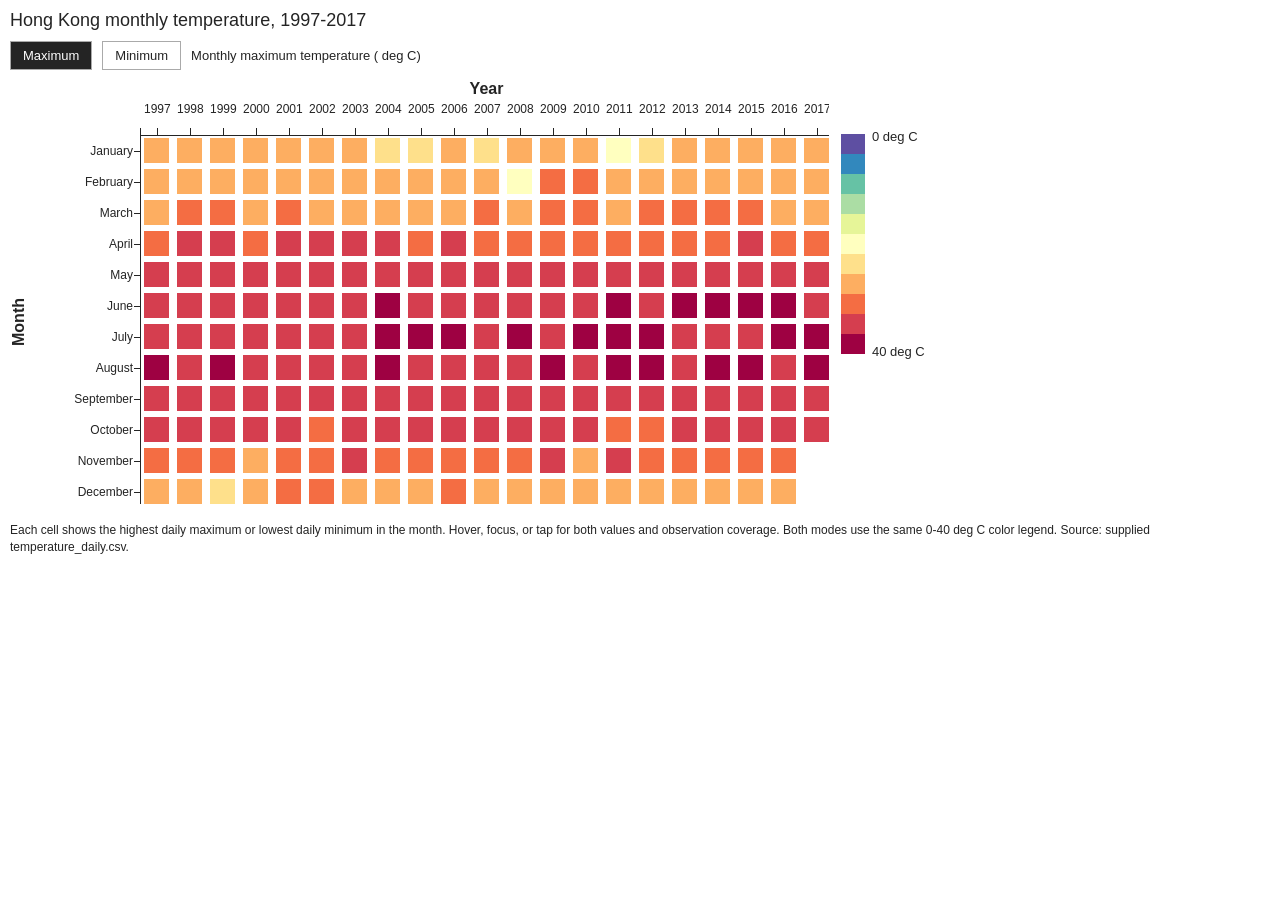
<file: temperature-matrix-level1.html>
<!doctype html><html lang="en"><meta charset="utf-8"><meta name="viewport" content="width=device-width, initial-scale=1"><title>Hong Kong monthly temperature</title><style>body { margin: 10px; font: 13px Arial, sans-serif; background: white; color: #242424; } button.btn { font: inherit; padding: 6px 12px; border: 1px solid #aaa; background: white; color: #242424; cursor: pointer; } button.btn[aria-pressed="true"] { background: #242424; color: white; } .note { margin-top: 10px; line-height: 1.4; font-size: 12px; }</style><body><section id="hong-kong-temperature" data-level="monthly" aria-label="Hong Kong monthly temperature matrix">
<h2>Hong Kong monthly temperature, 1997-2017</h2>
<div class="controls"><button type="button" class="btn" data-mode="max" aria-pressed="true">Maximum</button><button type="button" class="btn" data-mode="min" aria-pressed="false">Minimum</button><span data-current-mode aria-live="polite"></span></div>
<div class="plot-layout"><div class="matrix-scroll" role="region" aria-label="Years across columns, months down rows"><div class="axis-layout"><div class="year-axis-title">Year</div><div class="rows-layout"><div class="vertical-month-title">Month</div><div class="matrix" data-matrix></div></div></div></div>
<div class="legend" data-legend aria-label="Temperature legend from 0 to 40 degrees Celsius"></div></div>
<div class="detail" data-detail role="tooltip" hidden></div>
<script type="text/plain" data-csv>date,max_temperature,min_temperature
1997-01-01,25,16
1997-01-02,22,18
1997-01-03,18,17
1997-01-04,20,17
1997-01-05,19,15
1997-01-06,18,14
1997-01-07,19,14
1997-01-08,18,11
1997-01-09,16,11
1997-01-10,19,11
1997-01-11,20,12
1997-01-12,19,12
1997-01-13,19,15
1997-01-14,23,17
1997-01-15,21,17
1997-01-16,22,17
1997-01-17,21,18
1997-01-18,22,17
1997-01-19,21,17
1997-01-20,22,16
1997-01-21,23,18
1997-01-22,19,16
1997-01-23,19,13
1997-01-24,14,10
1997-01-25,13,10
1997-01-26,19,12
1997-01-27,20,13
1997-01-28,21,14
1997-01-29,22,14
1997-01-30,24,18
1997-01-31,26,17
1997-02-01,20,17
1997-02-02,20,17
1997-02-03,18,14
1997-02-04,19,14
1997-02-05,18,15
1997-02-06,17,14
1997-02-07,19,13
1997-02-08,18,13
1997-02-09,18,14
1997-02-10,17,16
1997-02-11,18,14
1997-02-12,15,13
1997-02-13,16,13
1997-02-14,16,14
1997-02-15,16,14
1997-02-16,15,13
1997-02-17,15,13
1997-02-18,18,11
1997-02-19,19,13
1997-02-20,21,14
1997-02-21,23,13
1997-02-22,21,16
1997-02-23,21,15
1997-02-24,24,16
1997-02-25,24,19
1997-02-26,26,21
1997-02-27,23,18
1997-02-28,24,17
1997-03-01,26,17
1997-03-02,22,16
1997-03-03,19,14
1997-03-04,21,14
1997-03-05,22,17
1997-03-06,26,17
1997-03-07,26,18
1997-03-08,26,19
1997-03-09,23,19
1997-03-10,26,20
1997-03-11,26,21
1997-03-12,25,20
1997-03-13,27,21
1997-03-14,26,21
1997-03-15,28,20
1997-03-16,23,21
1997-03-17,20,18
1997-03-18,20,18
1997-03-19,26,19
1997-03-20,21,17
1997-03-21,21,18
1997-03-22,23,18
1997-03-23,19,17
1997-03-24,19,16
1997-03-25,21,16
1997-03-26,26,19
1997-03-27,22,19
1997-03-28,21,19
1997-03-29,24,19
1997-03-30,26,18
1997-03-31,24,19
1997-04-01,22,19
1997-04-02,26,21
1997-04-03,27,21
1997-04-04,23,21
1997-04-05,26,20
1997-04-06,23,21
1997-04-07,22,20
1997-04-08,26,21
1997-04-09,25,22
1997-04-10,22,20
1997-04-11,28,20
1997-04-12,26,21
1997-04-13,25,22
1997-04-14,26,22
1997-04-15,29,24
1997-04-16,26,22
1997-04-17,24,21
1997-04-18,27,22
1997-04-19,26,22
1997-04-20,24,21
1997-04-21,28,22
1997-04-22,29,23
1997-04-23,25,22
1997-04-24,23,21
1997-04-25,23,19
1997-04-26,26,20
1997-04-27,27,22
1997-04-28,29,21
1997-04-29,28,24
1997-04-30,29,25
1997-05-01,29,24
1997-05-02,30,25
1997-05-03,30,25
1997-05-04,27,22
1997-05-05,27,23
1997-05-06,28,24
1997-05-07,27,24
1997-05-08,28,23
1997-05-09,27,23
1997-05-10,25,22
1997-05-11,31,24
1997-05-12,30,26
1997-05-13,31,27
1997-05-14,32,27
1997-05-15,32,27
1997-05-16,32,28
1997-05-17,29,25
1997-05-18,32,25
1997-05-19,31,26
1997-05-20,30,26
1997-05-21,27,23
1997-05-22,25,23
1997-05-23,25,22
1997-05-24,27,21
1997-05-25,30,23
1997-05-26,30,23
1997-05-27,29,22
1997-05-28,29,23
1997-05-29,29,25
1997-05-30,29,25
1997-05-31,31,26
1997-06-01,31,25
1997-06-02,32,27
1997-06-03,31,25
1997-06-04,31,24
1997-06-05,31,28
1997-06-06,32,27
1997-06-07,31,29
1997-06-08,32,29
1997-06-09,32,29
1997-06-10,31,26
1997-06-11,29,26
1997-06-12,30,27
1997-06-13,27,25
1997-06-14,29,25
1997-06-15,27,24
1997-06-16,26,23
1997-06-17,26,23
1997-06-18,26,23
1997-06-19,29,25
1997-06-20,31,26
1997-06-21,31,26
1997-06-22,29,25
1997-06-23,32,26
1997-06-24,30,25
1997-06-25,32,26
1997-06-26,30,26
1997-06-27,32,26
1997-06-28,31,27
1997-06-29,32,26
1997-06-30,30,27
1997-07-01,29,24
1997-07-02,29,25
1997-07-03,27,24
1997-07-04,30,23
1997-07-05,30,28
1997-07-06,31,26
1997-07-07,31,26
1997-07-08,30,27
1997-07-09,30,28
1997-07-10,30,26
1997-07-11,30,26
1997-07-12,32,27
1997-07-13,32,28
1997-07-14,32,27
1997-07-15,31,26
1997-07-16,30,26
1997-07-17,29,25
1997-07-18,28,25
1997-07-19,28,26
1997-07-20,31,25
1997-07-21,32,27
1997-07-22,32,28
1997-07-23,32,26
1997-07-24,32,27
1997-07-25,30,28
1997-07-26,32,28
1997-07-27,33,28
1997-07-28,33,28
1997-07-29,35,28
1997-07-30,34,29
1997-07-31,32,29
1997-08-01,31,26
1997-08-02,28,25
1997-08-03,29,25
1997-08-04,31,28
1997-08-05,33,28
1997-08-06,33,28
1997-08-07,32,26
1997-08-08,30,25
1997-08-09,31,29
1997-08-10,31,28
1997-08-11,32,25
1997-08-12,30,26
1997-08-13,29,26
1997-08-14,31,26
1997-08-15,33,27
1997-08-16,31,27
1997-08-17,33,26
1997-08-18,35,28
1997-08-19,35,29
1997-08-20,34,29
1997-08-21,30,26
1997-08-22,29,26
1997-08-23,31,27
1997-08-24,30,25
1997-08-25,31,26
1997-08-26,31,27
1997-08-27,31,25
1997-08-28,35,28
1997-08-29,37,28
1997-08-30,34,30
1997-08-31,32,29
1997-09-01,33,28
1997-09-02,31,29
1997-09-03,30,27
1997-09-04,31,27
1997-09-05,33,26
1997-09-06,32,28
1997-09-07,28,25
1997-09-08,29,25
1997-09-09,31,25
1997-09-10,32,26
1997-09-11,32,26
1997-09-12,32,26
1997-09-13,32,27
1997-09-14,32,24
1997-09-15,30,26
1997-09-16,31,26
1997-09-17,31,25
1997-09-18,30,24
1997-09-19,30,25
1997-09-20,30,27
1997-09-21,25,20
1997-09-22,27,22
1997-09-23,27,23
1997-09-24,28,25
1997-09-25,30,25
1997-09-26,29,25
1997-09-27,28,23
1997-09-28,23,20
1997-09-29,23,20
1997-09-30,25,22
1997-10-01,29,24
1997-10-02,30,26
1997-10-03,28,25
1997-10-04,31,26
1997-10-05,31,26
1997-10-06,29,25
1997-10-07,30,26
1997-10-08,28,26
1997-10-09,28,25
1997-10-10,30,24
1997-10-11,30,26
1997-10-12,29,26
1997-10-13,30,26
1997-10-14,30,25
1997-10-15,31,25
1997-10-16,31,26
1997-10-17,29,24
1997-10-18,28,24
1997-10-19,31,26
1997-10-20,31,25
1997-10-21,32,25
1997-10-22,30,26
1997-10-23,30,26
1997-10-24,30,26
1997-10-25,29,26
1997-10-26,29,25
1997-10-27,27,21
1997-10-28,24,19
1997-10-29,28,20
1997-10-30,28,21
1997-10-31,26,20
1997-11-01,25,19
1997-11-02,27,19
1997-11-03,28,21
1997-11-04,28,22
1997-11-05,26,20
1997-11-06,24,19
1997-11-07,26,20
1997-11-08,26,21
1997-11-09,25,22
1997-11-10,26,22
1997-11-11,28,23
1997-11-12,29,24
1997-11-13,31,22
1997-11-14,29,21
1997-11-15,31,23
1997-11-16,29,20
1997-11-17,22,17
1997-11-18,21,16
1997-11-19,24,18
1997-11-20,27,21
1997-11-21,29,21
1997-11-22,29,21
1997-11-23,25,23
1997-11-24,25,22
1997-11-25,29,24
1997-11-26,29,26
1997-11-27,27,25
1997-11-28,28,24
1997-11-29,27,22
1997-11-30,23,21
1997-12-01,27,18
1997-12-02,18,15
1997-12-03,19,15
1997-12-04,24,16
1997-12-05,23,20
1997-12-06,26,22
1997-12-07,26,17
1997-12-08,19,13
1997-12-09,19,12
1997-12-10,18,13
1997-12-11,18,13
1997-12-12,17,14
1997-12-13,19,14
1997-12-14,21,15
1997-12-15,24,15
1997-12-16,25,17
1997-12-17,27,17
1997-12-18,24,19
1997-12-19,25,20
1997-12-20,27,20
1997-12-21,23,21
1997-12-22,21,17
1997-12-23,19,14
1997-12-24,18,14
1997-12-25,22,17
1997-12-26,22,19
1997-12-27,22,18
1997-12-28,24,19
1997-12-29,24,18
1997-12-30,27,17
1997-12-31,22,20
1998-01-01,27,19
1998-01-02,22,19
1998-01-03,23,20
1998-01-04,26,18
1998-01-05,19,15
1998-01-06,20,17
1998-01-07,22,18
1998-01-08,27,18
1998-01-09,23,20
1998-01-10,25,20
1998-01-11,27,20
1998-01-12,20,16
1998-01-13,23,18
1998-01-14,25,18
1998-01-15,18,13
1998-01-16,19,13
1998-01-17,19,13
1998-01-18,17,10
1998-01-19,13,10
1998-01-20,15,13
1998-01-21,16,13
1998-01-22,19,16
1998-01-23,20,12
1998-01-24,13,9
1998-01-25,13,11
1998-01-26,15,11
1998-01-27,17,15
1998-01-28,20,13
1998-01-29,15,13
1998-01-30,18,14
1998-01-31,20,15
1998-02-01,23,17
1998-02-02,20,16
1998-02-03,23,18
1998-02-04,19,10
1998-02-05,11,9
1998-02-06,12,9
1998-02-07,18,10
1998-02-08,19,10
1998-02-09,21,15
1998-02-10,24,18
1998-02-11,22,17
1998-02-12,26,18
1998-02-13,25,20
1998-02-14,24,19
1998-02-15,21,18
1998-02-16,23,17
1998-02-17,25,19
1998-02-18,20,18
1998-02-19,26,19
1998-02-20,27,22
1998-02-21,22,16
1998-02-22,17,14
1998-02-23,17,14
1998-02-24,18,14
1998-02-25,20,14
1998-02-26,17,14
1998-02-27,18,14
1998-02-28,16,14
1998-03-01,17,15
1998-03-02,18,15
1998-03-03,21,16
1998-03-04,21,17
1998-03-05,24,16
1998-03-06,20,17
1998-03-07,21,18
1998-03-08,21,19
1998-03-09,26,22
1998-03-10,24,13
1998-03-11,17,13
1998-03-12,17,13
1998-03-13,20,15
1998-03-14,19,18
1998-03-15,20,17
1998-03-16,21,17
1998-03-17,21,18
1998-03-18,21,17
1998-03-19,25,18
1998-03-20,27,20
1998-03-21,22,14
1998-03-22,17,12
1998-03-23,23,16
1998-03-24,24,17
1998-03-25,25,19
1998-03-26,24,20
1998-03-27,29,21
1998-03-28,28,21
1998-03-29,28,22
1998-03-30,27,21
1998-03-31,28,21
1998-04-01,29,22
1998-04-02,27,21
1998-04-03,23,19
1998-04-04,25,20
1998-04-05,29,21
1998-04-06,28,22
1998-04-07,28,21
1998-04-08,29,22
1998-04-09,29,23
1998-04-10,30,24
1998-04-11,29,24
1998-04-12,27,22
1998-04-13,28,23
1998-04-14,27,23
1998-04-15,28,23
1998-04-16,28,21
1998-04-17,33,21
1998-04-18,31,23
1998-04-19,27,23
1998-04-20,26,21
1998-04-21,27,23
1998-04-22,29,24
1998-04-23,29,27
1998-04-24,29,27
1998-04-25,29,25
1998-04-26,29,22
1998-04-27,25,23
1998-04-28,27,24
1998-04-29,28,24
1998-04-30,28,24
1998-05-01,31,26
1998-05-02,30,23
1998-05-03,27,23
1998-05-04,29,24
1998-05-05,29,25
1998-05-06,31,24
1998-05-07,31,26
1998-05-08,31,27
1998-05-09,31,27
1998-05-10,31,27
1998-05-11,33,27
1998-05-12,32,27
1998-05-13,32,28
1998-05-14,32,27
1998-05-15,29,24
1998-05-16,32,26
1998-05-17,29,26
1998-05-18,31,26
1998-05-19,28,26
1998-05-20,30,26
1998-05-21,28,26
1998-05-22,29,26
1998-05-23,30,27
1998-05-24,28,23
1998-05-25,26,21
1998-05-26,27,21
1998-05-27,28,25
1998-05-28,31,24
1998-05-29,32,27
1998-05-30,28,25
1998-05-31,28,25
1998-06-01,31,27
1998-06-02,31,27
1998-06-03,31,27
1998-06-04,29,25
1998-06-05,29,25
1998-06-06,26,23
1998-06-07,25,22
1998-06-08,28,23
1998-06-09,29,24
1998-06-10,29,25
1998-06-11,30,25
1998-06-12,31,29
1998-06-13,32,29
1998-06-14,33,29
1998-06-15,33,29
1998-06-16,33,29
1998-06-17,33,30
1998-06-18,33,30
1998-06-19,31,27
1998-06-20,32,29
1998-06-21,33,29
1998-06-22,31,28
1998-06-23,31,26
1998-06-24,31,28
1998-06-25,31,29
1998-06-26,32,26
1998-06-27,29,27
1998-06-28,32,26
1998-06-29,33,27
1998-06-30,33,28
1998-07-01,33,26
1998-07-02,30,26
1998-07-03,29,25
1998-07-04,30,24
1998-07-05,30,25
1998-07-06,31,25
1998-07-07,31,26
1998-07-08,31,27
1998-07-09,31,26
1998-07-10,33,26
1998-07-11,33,28
1998-07-12,32,28
1998-07-13,31,24
1998-07-14,33,27
1998-07-15,33,28
1998-07-16,33,29
1998-07-17,34,29
1998-07-18,34,29
1998-07-19,34,29
1998-07-20,33,29
1998-07-21,34,30
1998-07-22,33,29
1998-07-23,33,30
1998-07-24,33,30
1998-07-25,34,30
1998-07-26,34,29
1998-07-27,34,29
1998-07-28,34,29
1998-07-29,34,29
1998-07-30,33,29
1998-07-31,34,29
1998-08-01,34,29
1998-08-02,34,28
1998-08-03,35,30
1998-08-04,34,29
1998-08-05,33,30
1998-08-06,32,28
1998-08-07,30,26
1998-08-08,33,27
1998-08-09,34,27
1998-08-10,30,27
1998-08-11,29,26
1998-08-12,32,27
1998-08-13,33,28
1998-08-14,34,28
1998-08-15,33,28
1998-08-16,34,28
1998-08-17,33,27
1998-08-18,35,29
1998-08-19,35,28
1998-08-20,33,28
1998-08-21,35,29
1998-08-22,33,28
1998-08-23,31,28
1998-08-24,33,28
1998-08-25,34,28
1998-08-26,34,29
1998-08-27,32,26
1998-08-28,33,26
1998-08-29,34,28
1998-08-30,33,26
1998-08-31,31,25
1998-09-01,29,26
1998-09-02,30,27
1998-09-03,31,27
1998-09-04,31,27
1998-09-05,32,27
1998-09-06,31,25
1998-09-07,32,26
1998-09-08,32,27
1998-09-09,31,27
1998-09-10,30,26
1998-09-11,31,26
1998-09-12,28,26
1998-09-13,30,26
1998-09-14,32,26
1998-09-15,34,28
1998-09-16,33,28
1998-09-17,33,28
1998-09-18,32,28
1998-09-19,32,26
1998-09-20,31,25
1998-09-21,32,26
1998-09-22,31,25
1998-09-23,32,26
1998-09-24,32,27
1998-09-25,33,27
1998-09-26,32,27
1998-09-27,32,27
1998-09-28,31,26
1998-09-29,30,25
1998-09-30,30,24
1998-10-01,31,25
1998-10-02,32,26
1998-10-03,32,26
1998-10-04,28,26
1998-10-05,28,26
1998-10-06,31,26
1998-10-07,30,26
1998-10-08,33,26
1998-10-09,28,25
1998-10-10,27,25
1998-10-11,29,26
1998-10-12,32,26
1998-10-13,31,26
1998-10-14,32,26
1998-10-15,29,24
1998-10-16,30,25
1998-10-17,30,24
1998-10-18,28,21
1998-10-19,30,24
1998-10-20,29,25
1998-10-21,27,23
1998-10-22,29,23
1998-10-23,30,23
1998-10-24,30,24
1998-10-25,28,23
1998-10-26,25,22
1998-10-27,28,22
1998-10-28,27,23
1998-10-29,28,23
1998-10-30,29,24
1998-10-31,28,24
1998-11-01,28,25
1998-11-02,25,21
1998-11-03,26,21
1998-11-04,27,21
1998-11-05,27,24
1998-11-06,27,22
1998-11-07,27,20
1998-11-08,26,21
1998-11-09,28,19
1998-11-10,27,20
1998-11-11,26,21
1998-11-12,26,19
1998-11-13,26,21
1998-11-14,27,21
1998-11-15,29,24
1998-11-16,30,25
1998-11-17,29,23
1998-11-18,26,22
1998-11-19,25,20
1998-11-20,25,20
1998-11-21,26,21
1998-11-22,25,19
1998-11-23,24,19
1998-11-24,25,19
1998-11-25,25,21
1998-11-26,21,18
1998-11-27,22,20
1998-11-28,22,19
1998-11-29,24,21
1998-11-30,26,22
1998-12-01,28,23
1998-12-02,27,23
1998-12-03,24,15
1998-12-04,16,14
1998-12-05,21,15
1998-12-06,21,17
1998-12-07,20,15
1998-12-08,20,15
1998-12-09,20,14
1998-12-10,20,14
1998-12-11,19,14
1998-12-12,20,14
1998-12-13,20,16
1998-12-14,17,14
1998-12-15,18,15
1998-12-16,20,16
1998-12-17,22,15
1998-12-18,23,19
1998-12-19,20,17
1998-12-20,22,19
1998-12-21,25,20
1998-12-22,25,18
1998-12-23,24,18
1998-12-24,22,18
1998-12-25,21,16
1998-12-26,21,16
1998-12-27,22,16
1998-12-28,22,17
1998-12-29,22,18
1998-12-30,23,18
1998-12-31,24,18
1999-01-01,21,17
1999-01-02,20,15
1999-01-03,19,13
1999-01-04,21,14
1999-01-05,20,14
1999-01-06,21,13
1999-01-07,19,14
1999-01-08,19,12
1999-01-09,18,15
1999-01-10,18,14
1999-01-11,17,14
1999-01-12,15,9
1999-01-13,13,9
1999-01-14,13,10
1999-01-15,13,9
1999-01-16,15,10
1999-01-17,16,12
1999-01-18,17,12
1999-01-19,22,15
1999-01-20,20,16
1999-01-21,19,15
1999-01-22,22,17
1999-01-23,23,18
1999-01-24,23,19
1999-01-25,23,19
1999-01-26,23,18
1999-01-27,23,19
1999-01-28,26,19
1999-01-29,22,19
1999-01-30,22,18
1999-01-31,25,19
1999-02-01,26,21
1999-02-02,22,18
1999-02-03,20,14
1999-02-04,18,12
1999-02-05,20,13
1999-02-06,21,14
1999-02-07,21,15
1999-02-08,22,16
1999-02-09,24,17
1999-02-10,26,19
1999-02-11,26,17
1999-02-12,22,17
1999-02-13,21,16
1999-02-14,22,16
1999-02-15,24,17
1999-02-16,24,18
1999-02-17,24,19
1999-02-18,25,19
1999-02-19,19,14
1999-02-20,14,12
1999-02-21,15,12
1999-02-22,18,13
1999-02-23,23,17
1999-02-24,25,16
1999-02-25,24,18
1999-02-26,28,21
1999-02-27,25,19
1999-02-28,22,18
1999-03-01,23,18
1999-03-02,25,19
1999-03-03,26,19
1999-03-04,27,20
1999-03-05,27,19
1999-03-06,27,19
1999-03-07,27,22
1999-03-08,24,20
1999-03-09,24,20
1999-03-10,26,16
1999-03-11,15,13
1999-03-12,16,13
1999-03-13,17,15
1999-03-14,17,16
1999-03-15,19,16
1999-03-16,20,15
1999-03-17,24,19
1999-03-18,29,24
1999-03-19,28,26
1999-03-20,28,25
1999-03-21,23,14
1999-03-22,16,12
1999-03-23,19,14
1999-03-24,24,19
1999-03-25,28,21
1999-03-26,28,25
1999-03-27,31,23
1999-03-28,23,20
1999-03-29,21,17
1999-03-30,21,15
1999-03-31,25,18
1999-04-01,28,21
1999-04-02,29,23
1999-04-03,25,20
1999-04-04,23,20
1999-04-05,24,19
1999-04-06,28,18
1999-04-07,28,21
1999-04-08,26,21
1999-04-09,27,23
1999-04-10,30,23
1999-04-11,26,23
1999-04-12,28,23
1999-04-13,30,23
1999-04-14,25,22
1999-04-15,27,21
1999-04-16,29,24
1999-04-17,31,26
1999-04-18,31,28
1999-04-19,26,24
1999-04-20,28,24
1999-04-21,29,23
1999-04-22,29,23
1999-04-23,30,24
1999-04-24,29,27
1999-04-25,31,27
1999-04-26,32,27
1999-04-27,28,24
1999-04-28,26,23
1999-04-29,23,20
1999-04-30,23,19
1999-05-01,25,21
1999-05-02,25,23
1999-05-03,30,23
1999-05-04,30,24
1999-05-05,26,21
1999-05-06,22,18
1999-05-07,26,18
1999-05-08,23,19
1999-05-09,21,18
1999-05-10,27,19
1999-05-11,30,21
1999-05-12,28,24
1999-05-13,29,23
1999-05-14,29,24
1999-05-15,30,25
1999-05-16,31,26
1999-05-17,32,28
1999-05-18,32,25
1999-05-19,26,24
1999-05-20,28,25
1999-05-21,27,25
1999-05-22,30,26
1999-05-23,32,26
1999-05-24,32,28
1999-05-25,31,27
1999-05-26,32,25
1999-05-27,25,22
1999-05-28,24,22
1999-05-29,26,22
1999-05-30,29,25
1999-05-31,31,26
1999-06-01,32,27
1999-06-02,33,27
1999-06-03,33,26
1999-06-04,33,28
1999-06-05,33,27
1999-06-06,35,28
1999-06-07,30,26
1999-06-08,31,27
1999-06-09,32,28
1999-06-10,31,27
1999-06-11,32,28
1999-06-12,33,28
1999-06-13,33,28
1999-06-14,33,28
1999-06-15,32,28
1999-06-16,32,28
1999-06-17,30,26
1999-06-18,32,28
1999-06-19,32,27
1999-06-20,32,27
1999-06-21,30,27
1999-06-22,31,28
1999-06-23,31,25
1999-06-24,33,29
1999-06-25,32,29
1999-06-26,32,29
1999-06-27,33,28
1999-06-28,33,28
1999-06-29,33,28
1999-06-30,33,28
1999-07-01,32,28
1999-07-02,33,28
1999-07-03,32,27
1999-07-04,30,26
1999-07-05,30,26
1999-07-06,31,26
1999-07-07,32,27
1999-07-08,31,26
1999-07-09,30,26
1999-07-10,32,29
1999-07-11,33,29
1999-07-12,32,29
1999-07-13,33,28
1999-07-14,34,29
1999-07-15,32,29
1999-07-16,32,28
1999-07-17,32,28
1999-07-18,32,29
1999-07-19,34,29
1999-07-20,34,29
1999-07-21,34,29
1999-07-22,34,29
1999-07-23,31,29
1999-07-24,34,28
1999-07-25,35,29
1999-07-26,33,27
1999-07-27,31,26
1999-07-28,33,27
1999-07-29,33,28
1999-07-30,34,29
1999-07-31,34,29
1999-08-01,34,28
1999-08-02,34,27
1999-08-03,32,28
1999-08-04,33,28
1999-08-05,32,26
1999-08-06,33,26
1999-08-07,33,29
1999-08-08,33,26
1999-08-09,31,27
1999-08-10,31,26
1999-08-11,30,26
1999-08-12,29,27
1999-08-13,29,27
1999-08-14,32,27
1999-08-15,32,28
1999-08-16,33,28
1999-08-17,33,28
1999-08-18,33,27
1999-08-19,34,27
1999-08-20,35,27
1999-08-21,36,27
1999-08-22,29,25
1999-08-23,26,25
1999-08-24,28,24
1999-08-25,28,25
1999-08-26,31,26
1999-08-27,31,27
1999-08-28,29,27
1999-08-29,30,27
1999-08-30,32,28
1999-08-31,31,27
1999-09-01,32,26
1999-09-02,32,27
1999-09-03,31,27
1999-09-04,33,28
1999-09-05,32,28
1999-09-06,33,28
1999-09-07,33,28
1999-09-08,32,27
1999-09-09,31,27
1999-09-10,32,27
1999-09-11,33,27
1999-09-12,34,28
1999-09-13,34,29
1999-09-14,34,28
1999-09-15,32,28
1999-09-16,28,24
1999-09-17,28,24
1999-09-18,32,27
1999-09-19,31,27
1999-09-20,30,26
1999-09-21,29,26
1999-09-22,29,24
1999-09-23,29,23
1999-09-24,31,23
1999-09-25,28,25
1999-09-26,26,23
1999-09-27,29,25
1999-09-28,29,26
1999-09-29,30,26
1999-09-30,31,26
1999-10-01,30,27
1999-10-02,31,26
1999-10-03,32,25
1999-10-04,28,24
1999-10-05,29,24
1999-10-06,29,25
1999-10-07,30,25
1999-10-08,29,25
1999-10-09,28,26
1999-10-10,32,25
1999-10-11,31,26
1999-10-12,31,27
1999-10-13,31,27
1999-10-14,33,27
1999-10-15,31,27
1999-10-16,32,25
1999-10-17,27,22
1999-10-18,26,20
1999-10-19,26,22
1999-10-20,29,23
1999-10-21,29,25
1999-10-22,29,25
1999-10-23,29,25
1999-10-24,28,22
1999-10-25,29,24
1999-10-26,29,24
1999-10-27,29,24
1999-10-28,29,24
1999-10-29,29,24
1999-10-30,27,25
1999-10-31,29,25
1999-11-01,28,21
1999-11-02,24,18
1999-11-03,25,18
1999-11-04,26,20
1999-11-05,28,23
1999-11-06,27,24
1999-11-07,29,24
1999-11-08,28,23
1999-11-09,25,22
1999-11-10,27,23
1999-11-11,27,23
1999-11-12,25,21
1999-11-13,25,22
1999-11-14,26,22
1999-11-15,27,21
1999-11-16,25,19
1999-11-17,23,18
1999-11-18,21,16
1999-11-19,23,19
1999-11-20,24,19
1999-11-21,25,20
1999-11-22,26,22
1999-11-23,29,20
1999-11-24,28,21
1999-11-25,28,20
1999-11-26,26,21
1999-11-27,26,21
1999-11-28,24,14
1999-11-29,18,12
1999-11-30,20,14
1999-12-01,22,17
1999-12-02,23,17
1999-12-03,20,16
1999-12-04,19,16
1999-12-05,20,17
1999-12-06,18,14
1999-12-07,19,15
1999-12-08,20,14
1999-12-09,21,15
1999-12-10,22,15
1999-12-11,23,16
1999-12-12,21,19
1999-12-13,23,19
1999-12-14,23,19
1999-12-15,21,17
1999-12-16,20,16
1999-12-17,17,15
1999-12-18,16,13
1999-12-19,17,13
1999-12-20,15,10
1999-12-21,14,7
1999-12-22,11,6
1999-12-23,12,5
1999-12-24,16,7
1999-12-25,16,9
1999-12-26,18,10
1999-12-27,19,15
1999-12-28,22,16
1999-12-29,19,14
1999-12-30,23,14
1999-12-31,24,14
2000-01-01,23,14
2000-01-02,24,16
2000-01-03,24,18
2000-01-04,23,18
2000-01-05,25,19
2000-01-06,25,18
2000-01-07,21,18
2000-01-08,22,17
2000-01-09,22,18
2000-01-10,24,18
2000-01-11,22,19
2000-01-12,24,19
2000-01-13,20,17
2000-01-14,20,18
2000-01-15,23,18
2000-01-16,23,18
2000-01-17,18,13
2000-01-18,13,11
2000-01-19,15,9
2000-01-20,18,11
2000-01-21,17,14
2000-01-22,20,17
2000-01-23,20,16
2000-01-24,19,18
2000-01-25,17,10
2000-01-26,11,8
2000-01-27,13,7
2000-01-28,16,8
2000-01-29,17,13
2000-01-30,18,10
2000-01-31,14,10
2000-02-01,12,8
2000-02-02,14,8
2000-02-03,16,12
2000-02-04,18,15
2000-02-05,21,15
2000-02-06,18,13
2000-02-07,19,13
2000-02-08,17,12
2000-02-09,19,14
2000-02-10,20,14
2000-02-11,22,18
2000-02-12,22,16
2000-02-13,23,17
2000-02-14,22,16
2000-02-15,20,16
2000-02-16,20,15
2000-02-17,19,16
2000-02-18,21,17
2000-02-19,24,19
2000-02-20,25,16
2000-02-21,16,13
2000-02-22,16,14
2000-02-23,15,15
2000-03-28,22,22
2000-03-29,28,20
2000-03-30,26,19
2000-03-31,27,22
2000-04-01,29,24
2000-04-02,26,22
2000-04-03,26,21
2000-04-04,23,20
2000-04-05,24,21
2000-04-06,22,20
2000-04-07,23,20
2000-04-08,25,21
2000-04-09,27,21
2000-04-10,26,23
2000-04-11,24,21
2000-04-12,26,21
2000-04-13,25,23
2000-04-14,27,22
2000-04-15,25,22
2000-04-16,26,19
2000-04-17,26,20
2000-04-18,29,22
2000-04-19,28,24
2000-04-20,27,27
2000-04-23,28,24
2000-04-24,25,24
2000-04-27,25,25
2000-04-28,22,22
2000-04-29,27,27
2000-05-01,32,27
2000-05-02,28,25
2000-05-03,25,25
2000-05-04,28,22
2000-05-05,30,23
2000-05-06,30,24
2000-05-07,30,24
2000-05-08,28,25
2000-05-09,29,25
2000-05-10,26,24
2000-05-11,29,24
2000-05-12,30,25
2000-05-13,31,25
2000-05-14,30,25
2000-05-15,33,27
2000-05-16,33,25
2000-05-17,32,26
2000-05-18,30,26
2000-05-19,26,22
2000-05-20,30,22
2000-05-21,28,25
2000-05-22,31,25
2000-05-23,29,25
2000-05-24,28,25
2000-05-25,31,26
2000-05-26,32,28
2000-05-27,32,28
2000-05-28,32,27
2000-05-29,32,28
2000-05-30,33,28
2000-05-31,32,28
2000-06-01,30,29
2000-06-10,33,33
2000-06-11,32,30
2000-06-12,30,23
2000-06-13,25,22
2000-06-14,29,23
2000-06-15,30,25
2000-06-16,31,24
2000-06-17,29,25
2000-06-18,28,25
2000-06-19,31,25
2000-06-20,29,26
2000-06-21,32,28
2000-06-22,32,27
2000-06-23,32,28
2000-06-24,32,29
2000-06-25,31,27
2000-06-26,32,28
2000-06-27,33,28
2000-06-28,34,27
2000-06-29,34,27
2000-06-30,34,28
2000-07-01,34,27
2000-07-02,34,28
2000-07-03,33,25
2000-07-04,33,27
2000-07-05,32,29
2000-07-06,31,28
2000-07-07,33,27
2000-07-08,33,28
2000-07-09,33,27
2000-07-10,34,27
2000-07-11,32,28
2000-07-12,33,28
2000-07-13,34,28
2000-07-14,33,29
2000-07-15,34,28
2000-07-16,32,27
2000-07-17,29,26
2000-07-18,29,26
2000-07-19,29,26
2000-07-20,29,26
2000-07-21,29,27
2000-07-22,32,27
2000-07-23,32,26
2000-07-24,33,28
2000-07-25,34,28
2000-07-26,34,29
2000-07-27,34,29
2000-07-28,34,29
2000-07-29,35,29
2000-07-30,34,29
2000-07-31,34,29
2000-08-01,29,26
2000-08-02,29,25
2000-08-03,29,25
2000-08-04,29,25
2000-08-05,28,26
2000-08-06,31,26
2000-08-07,32,26
2000-08-08,32,26
2000-08-09,33,27
2000-08-10,34,28
2000-08-11,35,29
2000-08-12,30,29
2000-08-27,28,26
2000-09-01,31,26
2000-09-02,30,26
2000-09-03,33,27
2000-09-04,33,27
2000-09-05,33,27
2000-09-06,32,27
2000-09-07,33,27
2000-09-08,30,27
2000-09-09,32,26
2000-09-10,30,24
2000-09-11,31,24
2000-09-12,32,26
2000-09-13,30,25
2000-09-14,30,25
2000-09-15,31,25
2000-09-16,31,25
2000-09-17,31,25
2000-09-18,31,26
2000-09-19,32,26
2000-09-20,29,25
2000-09-21,32,27
2000-09-22,32,26
2000-09-23,32,27
2000-09-24,31,26
2000-09-25,32,26
2000-09-26,32,27
2000-09-27,32,27
2000-09-28,32,27
2000-09-29,31,27
2000-09-30,31,26
2000-10-01,32,26
2000-10-02,33,26
2000-10-03,32,26
2000-10-04,31,26
2000-10-05,32,27
2000-10-06,30,27
2000-10-07,31,27
2000-10-08,33,26
2000-10-09,33,27
2000-10-10,33,27
2000-10-11,32,28
2000-10-12,30,26
2000-10-13,27,21
2000-10-14,22,20
2000-10-15,25,20
2000-10-16,28,21
2000-10-17,29,22
2000-10-18,27,24
2000-10-19,26,22
2000-10-20,26,24
2000-10-21,27,25
2000-10-22,30,26
2000-10-23,31,27
2000-10-24,31,25
2000-10-25,31,27
2000-10-26,30,27
2000-10-27,30,25
2000-10-28,28,25
2000-10-29,27,21
2000-10-30,24,19
2000-10-31,24,19
2000-11-01,25,19
2000-11-02,23,17
2000-11-03,24,16
2000-11-04,24,21
2000-11-05,26,21
2000-11-06,26,22
2000-11-07,25,22
2000-11-08,27,24
2000-11-09,25,23
2000-11-10,26,22
2000-11-11,24,17
2000-11-12,17,14
2000-11-13,20,13
2000-11-14,24,19
2000-11-15,27,21
2000-11-16,24,18
2000-11-17,20,17
2000-11-18,23,17
2000-11-19,22,19
2000-11-20,20,14
2000-11-21,17,14
2000-11-22,20,14
2000-11-23,22,16
2000-11-24,25,21
2000-11-25,28,21
2000-11-26,26,22
2000-11-27,28,21
2000-11-28,25,22
2000-11-29,25,20
2000-11-30,27,20
2000-12-01,26,20
2000-12-02,25,20
2000-12-03,21,17
2000-12-04,20,15
2000-12-05,22,17
2000-12-06,24,19
2000-12-07,25,19
2000-12-08,25,20
2000-12-09,25,19
2000-12-10,26,19
2000-12-11,24,19
2000-12-12,18,14
2000-12-13,13,11
2000-12-14,18,12
2000-12-15,20,14
2000-12-16,23,18
2000-12-17,24,20
2000-12-18,24,19
2000-12-19,23,21
2000-12-20,23,18
2000-12-21,17,12
2000-12-22,17,12
2000-12-23,19,12
2000-12-24,22,14
2000-12-25,23,15
2000-12-26,23,17
2000-12-27,23,19
2000-12-28,24,17
2000-12-29,21,17
2000-12-30,20,15
2000-12-31,20,13
2001-01-01,21,12
2001-01-02,22,16
2001-01-03,23,18
2001-01-04,21,18
2001-01-05,23,18
2001-01-06,23,19
2001-01-07,24,17
2001-01-08,24,17
2001-01-09,22,14
2001-01-10,16,12
2001-01-11,17,13
2001-01-12,22,17
2001-01-13,19,15
2001-01-14,20,13
2001-01-15,16,12
2001-01-16,18,13
2001-01-17,20,15
2001-01-18,25,16
2001-01-19,25,19
2001-01-20,25,17
2001-01-21,22,19
2001-01-22,25,19
2001-01-23,23,18
2001-01-24,22,18
2001-01-25,25,15
2001-01-26,14,11
2001-01-27,13,10
2001-01-28,13,10
2001-01-29,16,12
2001-01-30,18,15
2001-01-31,20,16
2001-02-01,18,14
2001-02-02,14,11
2001-02-03,16,13
2001-02-04,15,13
2001-02-05,19,15
2001-02-06,24,17
2001-02-07,22,17
2001-02-08,16,14
2001-02-09,17,14
2001-02-10,16,13
2001-02-11,21,14
2001-02-12,24,16
2001-02-13,21,15
2001-02-14,16,10
2001-02-15,19,12
2001-02-16,20,15
2001-02-17,21,15
2001-02-18,24,17
2001-02-19,25,16
2001-02-20,26,18
2001-02-21,25,19
2001-02-22,26,18
2001-02-23,27,18
2001-02-24,26,19
2001-02-25,20,12
2001-02-26,17,12
2001-02-27,21,17
2001-02-28,18,17
2001-03-01,21,14
2001-03-02,21,17
2001-03-03,23,18
2001-03-04,24,17
2001-03-05,24,17
2001-03-06,26,20
2001-03-07,25,19
2001-03-08,19,15
2001-03-09,20,15
2001-03-10,19,18
2001-03-11,19,17
2001-03-12,21,16
2001-03-13,22,17
2001-03-14,26,19
2001-03-15,26,20
2001-03-16,27,22
2001-03-17,28,22
2001-03-18,25,21
2001-03-19,28,20
2001-03-20,27,22
2001-03-21,26,20
2001-03-22,27,21
2001-03-23,28,23
2001-03-24,29,25
2001-03-25,27,21
2001-03-26,21,19
2001-03-27,21,20
2001-03-28,24,19
2001-03-29,22,18
2001-03-30,25,18
2001-03-31,25,21
2001-04-01,23,20
2001-04-02,27,21
2001-04-03,29,22
2001-04-04,25,19
2001-04-05,23,19
2001-04-06,23,20
2001-04-07,24,20
2001-04-08,28,23
2001-04-09,27,23
2001-04-10,24,22
2001-04-11,23,15
2001-04-12,22,15
2001-04-13,22,19
2001-04-14,22,20
2001-04-15,27,20
2001-04-16,27,21
2001-04-17,27,23
2001-04-18,28,23
2001-04-19,26,22
2001-04-20,30,25
2001-04-21,28,24
2001-04-22,24,21
2001-04-23,23,20
2001-04-24,26,21
2001-04-25,22,20
2001-04-26,27,21
2001-04-27,27,22
2001-04-28,30,24
2001-04-29,32,26
2001-04-30,33,26
2001-05-01,28,24
2001-05-02,27,24
2001-05-03,26,24
2001-05-04,29,24
2001-05-05,31,25
2001-05-06,32,27
2001-05-07,32,28
2001-05-08,32,27
2001-05-09,32,23
2001-05-10,27,23
2001-05-11,28,24
2001-05-12,29,24
2001-05-13,30,23
2001-05-14,30,25
2001-05-15,31,26
2001-05-16,30,26
2001-05-17,28,26
2001-05-18,29,25
2001-05-19,29,26
2001-05-20,32,27
2001-05-21,32,25
2001-05-22,30,26
2001-05-23,31,26
2001-05-24,31,26
2001-05-25,31,27
2001-05-26,33,27
2001-05-27,32,26
2001-05-28,31,27
2001-05-29,31,27
2001-05-30,30,25
2001-05-31,31,25
2001-06-01,30,26
2001-06-02,29,26
2001-06-03,31,26
2001-06-04,33,28
2001-06-05,32,25
2001-06-06,30,26
2001-06-07,28,24
2001-06-08,28,25
2001-06-09,28,25
2001-06-10,32,28
2001-06-11,28,24
2001-06-12,31,25
2001-06-13,32,24
2001-06-14,29,25
2001-06-15,31,26
2001-06-16,31,26
2001-06-17,32,27
2001-06-18,32,28
2001-06-19,34,28
2001-06-20,33,29
2001-06-21,33,29
2001-06-22,34,28
2001-06-23,35,27
2001-06-24,32,27
2001-06-25,30,26
2001-06-26,29,26
2001-06-27,29,25
2001-06-28,32,27
2001-06-29,33,28
2001-06-30,32,26
2001-07-01,30,27
2001-07-02,30,27
2001-07-03,32,28
2001-07-04,33,25
2001-07-05,34,27
2001-07-06,28,26
2001-07-07,30,28
2001-07-08,32,27
2001-07-09,33,27
2001-07-10,33,27
2001-07-11,33,28
2001-07-12,32,29
2001-07-13,30,25
2001-07-14,31,28
2001-07-15,29,24
2001-07-16,32,26
2001-07-17,29,24
2001-07-18,31,25
2001-07-19,30,27
2001-07-20,31,27
2001-07-21,30,25
2001-07-22,31,27
2001-07-23,33,27
2001-07-24,33,26
2001-07-25,29,26
2001-07-26,29,27
2001-07-27,32,27
2001-07-28,32,27
2001-07-29,33,27
2001-07-30,33,29
2001-07-31,34,29
2001-08-01,32,27
2001-08-02,32,25
2001-08-03,32,26
2001-08-04,33,27
2001-08-05,34,28
2001-08-06,34,28
2001-08-07,35,29
2001-08-08,35,29
2001-08-09,35,29
2001-08-10,34,29
2001-08-11,32,27
2001-08-12,32,27
2001-08-13,32,27
2001-08-14,32,28
2001-08-15,34,28
2001-08-16,32,26
2001-08-17,33,26
2001-08-18,32,28
2001-08-19,32,28
2001-08-20,33,27
2001-08-21,34,28
2001-08-22,35,28
2001-08-23,35,29
2001-08-24,35,29
2001-08-25,34,29
2001-08-26,33,29
2001-08-27,33,27
2001-08-28,29,27
2001-08-29,28,26
2001-08-30,29,26
2001-08-31,31,29
2001-09-01,29,26
2001-09-02,29,26
2001-09-03,28,26
2001-09-04,31,27
2001-09-05,27,25
2001-09-06,31,26
2001-09-07,30,26
2001-09-08,33,26
2001-09-09,31,27
2001-09-10,30,27
2001-09-11,31,27
2001-09-12,32,27
2001-09-13,32,26
2001-09-14,33,26
2001-09-15,33,26
2001-09-16,34,26
2001-09-17,34,27
2001-09-18,34,27
2001-09-19,34,28
2001-09-20,32,25
2001-09-21,29,26
2001-09-22,31,27
2001-09-23,33,27
2001-09-24,32,27
2001-09-25,32,28
2001-09-26,31,28
2001-09-27,31,27
2001-09-28,32,27
2001-09-29,31,26
2001-09-30,33,27
2001-10-01,33,27
2001-10-02,31,27
2001-10-03,31,27
2001-10-04,29,25
2001-10-05,29,25
2001-10-06,30,26
2001-10-07,31,26
2001-10-08,31,26
2001-10-09,29,25
2001-10-10,29,24
2001-10-11,30,25
2001-10-12,29,25
2001-10-13,29,25
2001-10-14,29,25
2001-10-15,30,24
2001-10-16,30,24
2001-10-17,30,24
2001-10-18,28,24
2001-10-19,29,25
2001-10-20,29,24
2001-10-21,27,24
2001-10-22,31,25
2001-10-23,28,25
2001-10-24,30,25
2001-10-25,29,25
2001-10-26,30,25
2001-10-27,29,24
2001-10-28,28,25
2001-10-29,26,21
2001-10-30,28,22
2001-10-31,29,24
2001-11-01,30,24
2001-11-02,30,25
2001-11-03,29,25
2001-11-04,27,25
2001-11-05,29,24
2001-11-06,24,21
2001-11-07,26,21
2001-11-08,26,21
2001-11-09,26,20
2001-11-10,25,19
2001-11-11,26,20
2001-11-12,25,20
2001-11-13,23,18
2001-11-14,22,14
2001-11-15,20,13
2001-11-16,23,13
2001-11-17,24,14
2001-11-18,24,16
2001-11-19,24,15
2001-11-20,23,16
2001-11-21,23,16
2001-11-22,23,15
2001-11-23,23,17
2001-11-24,23,16
2001-11-25,24,15
2001-11-26,26,19
2001-11-27,24,19
2001-11-28,24,20
2001-11-29,26,22
2001-11-30,26,21
2001-12-01,26,22
2001-12-02,26,22
2001-12-03,26,21
2001-12-04,29,22
2001-12-05,26,22
2001-12-06,23,18
2001-12-07,21,16
2001-12-08,21,18
2001-12-09,21,18
2001-12-10,20,18
2001-12-11,22,17
2001-12-12,25,20
2001-12-13,19,15
2001-12-14,16,12
2001-12-15,20,15
2001-12-16,21,19
2001-12-17,21,17
2001-12-18,17,13
2001-12-19,18,13
2001-12-20,20,15
2001-12-21,17,11
2001-12-22,15,8
2001-12-23,18,10
2001-12-24,19,10
2001-12-25,21,11
2001-12-26,18,13
2001-12-27,18,15
2001-12-28,17,13
2001-12-29,17,12
2001-12-30,20,12
2001-12-31,21,14
2002-01-02,21,16
2002-01-03,19,12
2002-01-04,20,12
2002-01-05,22,13
2002-01-06,22,15
2002-01-07,23,14
2002-01-08,22,17
2002-01-09,21,16
2002-01-10,21,15
2002-01-11,22,16
2002-01-12,23,17
2002-01-13,26,19
2002-01-14,22,20
2002-01-15,22,19
2002-01-16,25,20
2002-01-17,26,17
2002-01-18,25,18
2002-01-19,18,15
2002-01-20,15,12
2002-01-21,17,8
2002-01-22,16,11
2002-01-23,19,14
2002-01-24,18,16
2002-01-25,18,13
2002-01-26,14,12
2002-01-27,12,10
2002-01-28,12,10
2002-01-29,16,11
2002-01-30,18,14
2002-01-31,20,14
2002-02-01,17,12
2002-02-02,15,9
2002-02-03,17,15
2002-02-04,19,16
2002-02-05,17,14
2002-02-06,18,15
2002-02-07,20,17
2002-02-08,22,17
2002-02-09,23,17
2002-02-10,19,17
2002-02-11,19,15
2002-02-12,21,15
2002-02-13,23,15
2002-02-14,25,18
2002-02-15,21,17
2002-02-16,22,17
2002-02-17,24,17
2002-02-18,24,18
2002-02-19,23,18
2002-02-20,21,16
2002-02-21,24,17
2002-02-22,25,18
2002-02-23,24,18
2002-02-24,23,19
2002-02-25,23,18
2002-02-26,25,18
2002-02-27,26,20
2002-02-28,25,18
2002-03-01,27,21
2002-03-02,25,21
2002-03-03,24,19
2002-03-04,24,20
2002-03-05,26,17
2002-03-06,20,14
2002-03-07,22,15
2002-03-08,24,17
2002-03-09,24,20
2002-03-10,26,19
2002-03-11,26,20
2002-03-12,26,21
2002-03-13,25,22
2002-03-14,25,21
2002-03-15,27,23
2002-03-16,26,21
2002-03-17,24,20
2002-03-18,23,19
2002-03-19,25,20
2002-03-20,26,20
2002-03-21,28,20
2002-03-22,26,22
2002-03-23,24,20
2002-03-24,22,19
2002-03-25,24,20
2002-03-26,24,22
2002-03-27,27,22
2002-03-28,26,23
2002-03-29,28,21
2002-03-30,25,21
2002-03-31,23,22
2002-04-01,29,22
2002-04-02,30,23
2002-04-03,30,25
2002-04-04,28,24
2002-04-05,29,25
2002-04-06,29,23
2002-04-07,29,25
2002-04-08,29,25
2002-04-09,29,24
2002-04-10,25,20
2002-04-11,20,17
2002-04-12,22,17
2002-04-13,28,19
2002-04-14,28,21
2002-04-15,29,24
2002-04-16,29,25
2002-04-17,30,24
2002-04-18,28,24
2002-04-19,28,23
2002-04-20,31,24
2002-04-21,30,23
2002-04-22,30,24
2002-04-23,33,27
2002-04-24,33,25
2002-04-25,27,25
2002-04-26,27,23
2002-04-27,28,23
2002-04-28,29,24
2002-04-29,31,25
2002-04-30,31,26
2002-05-01,31,25
2002-05-02,33,26
2002-05-03,32,26
2002-05-04,32,26
2002-05-05,32,26
2002-05-06,32,26
2002-05-07,32,26
2002-05-08,31,26
2002-05-09,30,26
2002-05-10,31,26
2002-05-11,30,24
2002-05-12,31,27
2002-05-13,30,27
2002-05-14,32,24
2002-05-15,29,24
2002-05-16,30,24
2002-05-17,28,23
2002-05-18,28,24
2002-05-19,30,25
2002-05-20,30,26
2002-05-21,32,29
2002-05-22,32,26
2002-05-23,30,26
2002-05-24,29,26
2002-05-25,30,24
2002-05-26,31,24
2002-05-27,32,25
2002-05-28,32,26
2002-05-29,32,26
2002-05-30,34,25
2002-05-31,32,26
2002-06-01,32,26
2002-06-02,30,24
2002-06-03,30,27
2002-06-04,31,27
2002-06-05,32,27
2002-06-06,32,26
2002-06-07,32,27
2002-06-08,33,27
2002-06-09,30,25
2002-06-10,32,26
2002-06-11,29,25
2002-06-12,32,26
2002-06-13,32,28
2002-06-14,32,28
2002-06-15,32,29
2002-06-16,32,29
2002-06-17,33,28
2002-06-18,32,29
2002-06-19,33,29
2002-06-20,31,28
2002-06-21,33,29
2002-06-22,33,29
2002-06-23,32,28
2002-06-24,34,29
2002-06-25,34,29
2002-06-26,34,29
2002-06-27,35,29
2002-06-28,33,27
2002-06-29,34,29
2002-06-30,33,29
2002-07-01,32,28
2002-07-02,32,25
2002-07-03,33,27
2002-07-04,33,28
2002-07-05,34,27
2002-07-06,32,27
2002-07-07,31,27
2002-07-08,32,26
2002-07-09,32,27
2002-07-10,34,27
2002-07-11,34,28
2002-07-12,34,28
2002-07-13,34,29
2002-07-14,34,28
2002-07-15,35,29
2002-07-16,30,27
2002-07-17,32,27
2002-07-18,32,29
2002-07-19,31,29
2002-07-20,32,29
2002-07-21,33,28
2002-07-22,31,27
2002-07-23,31,27
2002-07-24,32,27
2002-07-25,33,28
2002-07-26,31,27
2002-07-27,29,27
2002-07-28,31,26
2002-07-29,30,24
2002-07-30,30,27
2002-07-31,30,26
2002-08-01,34,26
2002-08-02,31,24
2002-08-03,31,26
2002-08-04,31,27
2002-08-05,30,26
2002-08-06,29,25
2002-08-07,32,28
2002-08-08,30,26
2002-08-09,29,24
2002-08-10,30,25
2002-08-11,32,27
2002-08-12,32,27
2002-08-13,32,27
2002-08-14,33,27
2002-08-15,34,27
2002-08-16,34,28
2002-08-17,34,29
2002-08-18,29,26
2002-08-19,30,26
2002-08-20,31,27
2002-08-21,32,28
2002-08-22,32,26
2002-08-23,33,27
2002-08-24,33,27
2002-08-25,33,28
2002-08-26,34,28
2002-08-27,34,28
2002-08-28,34,27
2002-08-29,35,27
2002-08-30,34,29
2002-08-31,34,28
2002-09-01,34,27
2002-09-02,33,28
2002-09-03,32,26
2002-09-04,32,25
2002-09-05,34,26
2002-09-06,33,27
2002-09-07,33,27
2002-09-08,31,26
2002-09-09,32,25
2002-09-10,32,27
2002-09-11,28,25
2002-09-12,28,24
2002-09-13,30,26
2002-09-14,28,26
2002-09-15,27,24
2002-09-16,28,23
2002-09-17,26,23
2002-09-18,32,25
2002-09-19,33,27
2002-09-20,32,27
2002-09-21,31,27
2002-09-22,28,24
2002-09-23,29,25
2002-09-24,28,23
2002-09-25,26,24
2002-09-26,30,26
2002-09-27,31,26
2002-09-28,31,27
2002-09-29,28,25
2002-09-30,28,25
2002-10-01,26,24
2002-10-02,29,24
2002-10-03,30,26
2002-10-04,31,26
2002-10-05,31,26
2002-10-06,27,24
2002-10-07,26,24
2002-10-08,29,22
2002-10-09,27,20
2002-10-10,28,21
2002-10-11,29,23
2002-10-12,30,25
2002-10-13,30,26
2002-10-14,31,25
2002-10-15,31,24
2002-10-16,30,25
2002-10-17,29,26
2002-10-18,31,26
2002-10-19,31,26
2002-10-20,31,26
2002-10-21,28,22
2002-10-22,23,20
2002-10-23,21,19
2002-10-24,24,18
2002-10-25,29,22
2002-10-26,28,24
2002-10-27,26,22
2002-10-28,26,24
2002-10-29,27,25
2002-10-30,25,21
2002-10-31,24,21
2002-11-01,26,21
2002-11-02,24,20
2002-11-03,25,18
2002-11-04,23,18
2002-11-05,25,17
2002-11-06,25,20
2002-11-07,27,19
2002-11-08,27,20
2002-11-09,26,21
2002-11-10,27,21
2002-11-11,27,23
2002-11-12,28,22
2002-11-13,29,22
2002-11-14,28,23
2002-11-15,29,21
2002-11-16,21,18
2002-11-17,22,17
2002-11-18,22,19
2002-11-19,22,18
2002-11-20,23,19
2002-11-21,24,21
2002-11-22,22,17
2002-11-23,22,17
2002-11-24,24,18
2002-11-25,21,16
2002-11-26,21,16
2002-11-27,21,18
2002-11-28,20,15
2002-11-29,23,18
2002-11-30,22,20
2002-12-01,23,20
2002-12-02,24,21
2002-12-03,28,22
2002-12-04,25,21
2002-12-05,27,23
2002-12-06,29,23
2002-12-07,29,24
2002-12-08,21,12
2002-12-09,16,10
2002-12-10,19,13
2002-12-11,18,13
2002-12-12,20,12
2002-12-13,19,12
2002-12-14,21,16
2002-12-15,24,18
2002-12-16,25,20
2002-12-17,24,20
2002-12-18,24,21
2002-12-19,26,20
2002-12-20,21,18
2002-12-21,21,17
2002-12-22,20,16
2002-12-23,21,17
2002-12-24,20,16
2002-12-25,19,15
2002-12-26,15,7
2002-12-27,8,6
2002-12-28,13,7
2002-12-29,15,11
2002-12-30,17,13
2002-12-31,16,12
2003-01-01,17,14
2003-01-02,19,16
2003-01-03,18,11
2003-01-04,19,11
2003-01-05,18,13
2003-01-06,15,7
2003-01-07,13,8
2003-01-08,17,8
2003-01-09,17,10
2003-01-10,16,12
2003-01-11,17,11
2003-01-12,18,10
2003-01-13,20,10
2003-01-14,21,12
2003-01-15,21,16
2003-01-16,19,15
2003-01-17,22,13
2003-01-18,24,14
2003-01-19,23,14
2003-01-20,22,17
2003-01-21,21,16
2003-01-22,21,14
2003-01-23,20,17
2003-01-24,18,16
2003-01-25,23,17
2003-01-26,25,19
2003-01-27,21,12
2003-01-28,16,11
2003-01-29,19,12
2003-01-30,19,16
2003-01-31,22,17
2003-02-01,22,16
2003-02-02,17,14
2003-02-03,16,14
2003-02-04,18,12
2003-02-05,18,12
2003-02-06,19,13
2003-02-07,18,16
2003-02-08,21,16
2003-02-09,23,18
2003-02-10,24,18
2003-02-11,24,17
2003-02-12,19,14
2003-02-13,18,14
2003-02-14,20,17
2003-02-15,26,19
2003-02-16,25,20
2003-02-17,21,18
2003-02-18,23,18
2003-02-19,25,18
2003-02-20,21,17
2003-02-21,24,18
2003-02-22,27,20
2003-02-23,25,19
2003-02-24,26,20
2003-02-25,23,18
2003-02-26,27,20
2003-02-27,27,19
2003-02-28,25,20
2003-03-01,26,20
2003-03-02,26,21
2003-03-03,25,22
2003-03-04,24,19
2003-03-05,25,18
2003-03-06,24,12
2003-03-07,16,10
2003-03-08,17,12
2003-03-09,17,15
2003-03-10,19,13
2003-03-11,21,15
2003-03-12,22,17
2003-03-13,25,18
2003-03-14,22,17
2003-03-15,23,20
2003-03-16,27,21
2003-03-17,28,22
2003-03-18,24,19
2003-03-19,19,16
2003-03-20,16,14
2003-03-21,20,14
2003-03-22,21,17
2003-03-23,20,18
2003-03-24,22,17
2003-03-25,25,18
2003-03-26,25,20
2003-03-27,27,21
2003-03-28,24,20
2003-03-29,25,20
2003-03-30,25,21
2003-03-31,28,22
2003-04-01,28,24
2003-04-02,28,26
2003-04-03,28,24
2003-04-04,28,21
2003-04-05,22,19
2003-04-06,21,19
2003-04-07,25,20
2003-04-08,26,20
2003-04-09,23,19
2003-04-10,22,19
2003-04-11,27,22
2003-04-12,29,26
2003-04-13,29,26
2003-04-14,27,21
2003-04-15,23,21
2003-04-16,25,21
2003-04-17,29,22
2003-04-18,30,24
2003-04-19,30,25
2003-04-20,31,24
2003-04-21,30,25
2003-04-22,28,23
2003-04-23,30,23
2003-04-24,31,24
2003-04-25,29,26
2003-04-26,32,25
2003-04-27,30,24
2003-04-28,30,24
2003-04-29,31,25
2003-04-30,30,24
2003-05-01,28,23
2003-05-02,28,24
2003-05-03,27,24
2003-05-04,28,23
2003-05-05,28,22
2003-05-06,31,28
2003-05-07,31,28
2003-05-08,32,28
2003-05-09,29,26
2003-05-10,30,25
2003-05-11,30,25
2003-05-12,31,26
2003-05-13,32,26
2003-05-14,32,27
2003-05-15,33,27
2003-05-16,32,29
2003-05-17,33,29
2003-05-18,29,24
2003-05-19,29,23
2003-05-20,31,26
2003-05-21,33,27
2003-05-22,32,27
2003-05-23,32,27
2003-05-24,33,27
2003-05-25,32,26
2003-05-26,33,27
2003-05-27,31,27
2003-05-28,28,26
2003-05-29,29,25
2003-05-30,32,27
2003-05-31,33,26
2003-06-01,32,26
2003-06-02,32,25
2003-06-03,31,25
2003-06-04,31,27
2003-06-05,32,26
2003-06-06,32,27
2003-06-07,29,25
2003-06-08,31,26
2003-06-09,28,26
2003-06-10,29,25
2003-06-11,28,24
2003-06-12,29,25
2003-06-13,30,24
2003-06-14,29,25
2003-06-15,29,25
2003-06-16,29,25
2003-06-17,31,26
2003-06-18,33,26
2003-06-19,34,27
2003-06-20,32,27
2003-06-21,30,26
2003-06-22,31,27
2003-06-23,32,28
2003-06-24,33,28
2003-06-25,32,29
2003-06-26,33,29
2003-06-27,31,29
2003-06-28,32,26
2003-06-29,32,29
2003-06-30,32,27
2003-07-01,33,28
2003-07-02,33,28
2003-07-03,35,27
2003-07-04,34,27
2003-07-05,34,28
2003-07-06,33,28
2003-07-07,34,29
2003-07-08,34,29
2003-07-09,33,29
2003-07-10,33,28
2003-07-11,33,27
2003-07-12,33,28
2003-07-13,34,29
2003-07-14,35,29
2003-07-15,35,29
2003-07-16,35,29
2003-07-17,35,29
2003-07-18,34,29
2003-07-19,34,28
2003-07-20,34,29
2003-07-21,33,27
2003-07-22,35,28
2003-07-23,35,27
2003-07-24,31,27
2003-07-25,30,27
2003-07-26,32,28
2003-07-27,33,27
2003-07-28,33,28
2003-07-29,32,27
2003-07-30,33,27
2003-07-31,34,28
2003-08-01,34,28
2003-08-02,34,29
2003-08-03,35,28
2003-08-04,35,25
2003-08-05,32,26
2003-08-06,31,27
2003-08-07,31,28
2003-08-08,33,28
2003-08-09,34,29
2003-08-10,34,28
2003-08-11,33,29
2003-08-12,33,27
2003-08-13,33,28
2003-08-14,31,28
2003-08-15,33,29
2003-08-16,30,27
2003-08-17,32,27
2003-08-18,33,27
2003-08-19,33,27
2003-08-20,32,26
2003-08-21,29,25
2003-08-22,31,25
2003-08-23,33,28
2003-08-24,33,26
2003-08-25,29,26
2003-08-26,30,28
2003-08-27,32,28
2003-08-28,32,26
2003-08-29,32,26
2003-08-30,33,27
2003-08-31,34,27
2003-09-01,34,28
2003-09-02,30,25
2003-09-03,29,25
2003-09-04,29,27
2003-09-05,32,27
2003-09-06,29,26
2003-09-07,31,26
2003-09-08,31,26
2003-09-09,33,27
2003-09-10,33,26
2003-09-11,32,27
2003-09-12,33,27
2003-09-13,33,28
2003-09-14,29,26
2003-09-15,28,25
2003-09-16,31,27
2003-09-17,32,27
2003-09-18,33,26
2003-09-19,33,28
2003-09-20,34,27
2003-09-21,32,27
2003-09-22,27,23
2003-09-23,29,24
2003-09-24,30,25
2003-09-25,33,26
2003-09-26,32,27
2003-09-27,32,27
2003-09-28,33,27
2003-09-29,32,28
2003-09-30,32,27
2003-10-01,32,27
2003-10-02,31,26
2003-10-03,32,27
2003-10-04,31,25
2003-10-05,31,25
2003-10-06,29,25
2003-10-07,28,23
2003-10-08,29,24
2003-10-09,32,27
2003-10-10,30,27
2003-10-11,29,26
2003-10-12,31,26
2003-10-13,31,24
2003-10-14,24,21
2003-10-15,24,20
2003-10-16,27,22
2003-10-17,28,23
2003-10-18,29,22
2003-10-19,27,23
2003-10-20,28,23
2003-10-21,28,21
2003-10-22,28,22
2003-10-23,29,22
2003-10-24,27,22
2003-10-25,30,21
2003-10-26,29,23
2003-10-27,29,23
2003-10-28,29,22
2003-10-29,29,24
2003-10-30,27,23
2003-10-31,27,22
2003-11-01,28,21
2003-11-02,30,22
2003-11-03,33,23
2003-11-04,28,24
2003-11-05,28,23
2003-11-06,29,22
2003-11-07,29,24
2003-11-08,26,24
2003-11-09,25,22
2003-11-10,23,17
2003-11-11,21,16
2003-11-12,21,14
2003-11-13,23,16
2003-11-14,26,22
2003-11-15,27,20
2003-11-16,27,24
2003-11-17,24,21
2003-11-18,25,22
2003-11-19,27,23
2003-11-20,28,24
2003-11-21,25,19
2003-11-22,21,18
2003-11-23,25,19
2003-11-24,27,20
2003-11-25,26,20
2003-11-26,25,20
2003-11-27,23,19
2003-11-28,22,16
2003-11-29,20,14
2003-11-30,18,13
2003-12-01,21,15
2003-12-02,22,15
2003-12-03,23,16
2003-12-04,24,18
2003-12-05,25,19
2003-12-06,27,20
2003-12-07,23,17
2003-12-08,21,16
2003-12-09,20,17
2003-12-10,18,15
2003-12-11,20,15
2003-12-12,19,13
2003-12-13,19,12
2003-12-14,19,13
2003-12-15,18,13
2003-12-16,19,14
2003-12-17,21,14
2003-12-18,21,15
2003-12-19,17,12
2003-12-20,16,10
2003-12-21,18,11
2003-12-22,20,13
2003-12-23,21,14
2003-12-24,23,15
2003-12-25,23,15
2003-12-26,22,17
2003-12-27,18,13
2003-12-28,20,13
2003-12-29,21,14
2003-12-30,23,16
2003-12-31,23,15
2004-01-01,22,17
2004-01-02,22,17
2004-01-03,23,17
2004-01-04,24,18
2004-01-05,23,19
2004-01-06,23,17
2004-01-07,23,17
2004-01-08,23,18
2004-01-09,24,18
2004-01-10,21,19
2004-01-11,20,16
2004-01-12,17,14
2004-01-13,16,10
2004-01-14,20,15
2004-01-15,22,16
2004-01-16,22,16
2004-01-17,18,12
2004-01-18,17,14
2004-01-19,13,9
2004-01-20,10,8
2004-01-21,13,7
2004-01-22,15,8
2004-01-23,15,8
2004-01-24,14,9
2004-01-25,14,8
2004-01-26,15,12
2004-01-27,14,12
2004-01-28,15,11
2004-01-29,16,12
2004-01-30,19,14
2004-01-31,20,16
2004-02-01,22,18
2004-02-02,22,15
2004-02-03,15,10
2004-02-04,10,8
2004-02-05,12,7
2004-02-06,13,11
2004-02-07,13,9
2004-02-08,9,8
2004-02-09,15,7
2004-02-10,18,10
2004-02-11,20,15
2004-02-12,23,15
2004-02-13,21,15
2004-02-14,23,13
2004-02-15,24,17
2004-02-16,23,18
2004-02-17,24,19
2004-02-18,24,17
2004-02-19,24,18
2004-02-20,25,19
2004-02-21,24,20
2004-02-22,26,19
2004-02-23,22,19
2004-02-24,21,18
2004-02-25,22,19
2004-02-26,23,19
2004-02-27,24,19
2004-02-28,25,20
2004-02-29,26,21
2004-03-01,27,24
2004-03-02,20,14
2004-03-03,16,13
2004-03-04,18,13
2004-03-05,20,16
2004-03-06,25,18
2004-03-07,23,17
2004-03-08,21,15
2004-03-09,23,15
2004-03-10,24,17
2004-03-11,26,21
2004-03-12,27,21
2004-03-13,23,20
2004-03-14,22,20
2004-03-15,24,20
2004-03-16,24,19
2004-03-17,27,21
2004-03-18,26,20
2004-03-19,23,18
2004-03-20,24,19
2004-03-21,23,19
2004-03-22,22,18
2004-03-23,21,18
2004-03-24,21,19
2004-03-25,20,18
2004-03-26,18,15
2004-03-27,17,14
2004-03-28,20,16
2004-03-29,20,19
2004-03-30,22,19
2004-03-31,22,19
2004-04-01,23,20
2004-04-02,23,19
2004-04-03,23,18
2004-04-04,26,19
2004-04-05,23,19
2004-04-06,25,21
2004-04-07,27,22
2004-04-08,21,18
2004-04-09,21,18
2004-04-10,26,20
2004-04-11,28,22
2004-04-12,29,23
2004-04-13,29,24
2004-04-14,27,22
2004-04-15,25,21
2004-04-16,25,22
2004-04-17,28,22
2004-04-18,27,22
2004-04-19,31,22
2004-04-20,30,23
2004-04-21,30,25
2004-04-22,32,26
2004-04-23,32,26
2004-04-24,28,23
2004-04-25,27,22
2004-04-26,29,24
2004-04-27,30,24
2004-04-28,26,23
2004-04-29,26,23
2004-04-30,30,24
2004-05-01,30,25
2004-05-02,31,26
2004-05-03,32,26
2004-05-04,28,22
2004-05-05,25,19
2004-05-06,28,23
2004-05-07,28,24
2004-05-08,27,23
2004-05-09,31,23
2004-05-10,32,24
2004-05-11,31,27
2004-05-12,32,27
2004-05-13,32,28
2004-05-14,29,23
2004-05-15,31,26
2004-05-16,32,26
2004-05-17,30,25
2004-05-18,29,25
2004-05-19,27,24
2004-05-20,28,23
2004-05-21,26,21
2004-05-22,27,23
2004-05-23,31,23
2004-05-24,32,24
2004-05-25,30,25
2004-05-26,31,26
2004-05-27,32,28
2004-05-28,32,26
2004-05-29,30,26
2004-05-30,30,26
2004-05-31,33,27
2004-06-01,31,26
2004-06-02,31,27
2004-06-03,33,27
2004-06-04,32,27
2004-06-05,32,27
2004-06-06,29,26
2004-06-07,29,25
2004-06-08,31,26
2004-06-09,33,25
2004-06-10,32,26
2004-06-11,33,27
2004-06-12,33,27
2004-06-13,33,27
2004-06-14,33,26
2004-06-15,31,27
2004-06-16,31,28
2004-06-17,33,28
2004-06-18,33,28
2004-06-19,35,29
2004-06-20,35,27
2004-06-21,32,26
2004-06-22,33,29
2004-06-23,32,30
2004-06-24,34,29
2004-06-25,32,29
2004-06-26,33,29
2004-06-27,34,29
2004-06-28,34,28
2004-06-29,36,30
2004-06-30,35,29
2004-07-01,37,30
2004-07-02,36,30
2004-07-03,33,29
2004-07-04,33,26
2004-07-05,33,29
2004-07-06,32,29
2004-07-07,33,29
2004-07-08,32,29
2004-07-09,33,29
2004-07-10,32,25
2004-07-11,32,27
2004-07-12,31,25
2004-07-13,31,26
2004-07-14,33,26
2004-07-15,34,27
2004-07-16,29,24
2004-07-17,31,25
2004-07-18,31,26
2004-07-19,31,26
2004-07-20,31,26
2004-07-21,29,26
2004-07-22,33,26
2004-07-23,33,28
2004-07-24,33,26
2004-07-25,33,27
2004-07-26,33,27
2004-07-27,32,27
2004-07-28,30,27
2004-07-29,28,25
2004-07-30,30,27
2004-07-31,32,27
2004-08-01,33,26
2004-08-02,33,27
2004-08-03,34,28
2004-08-04,33,28
2004-08-05,33,26
2004-08-06,29,26
2004-08-07,33,27
2004-08-08,32,27
2004-08-09,34,28
2004-08-10,36,29
2004-08-11,35,25
2004-08-12,31,27
2004-08-13,33,27
2004-08-14,34,26
2004-08-15,33,29
2004-08-16,33,28
2004-08-17,35,28
2004-08-18,35,30
2004-08-19,34,29
2004-08-20,31,26
2004-08-21,28,26
2004-08-22,29,27
2004-08-23,33,26
2004-08-24,33,28
2004-08-25,34,29
2004-08-26,30,26
2004-08-27,27,25
2004-08-28,30,26
2004-08-29,29,26
2004-08-30,30,26
2004-08-31,30,26
2004-09-01,33,28
2004-09-02,34,28
2004-09-03,33,28
2004-09-04,32,28
2004-09-05,33,27
2004-09-06,34,25
2004-09-07,34,27
2004-09-08,29,27
2004-09-09,27,24
2004-09-10,28,24
2004-09-11,28,25
2004-09-12,30,25
2004-09-13,30,25
2004-09-14,31,25
2004-09-15,32,26
2004-09-16,33,25
2004-09-17,31,27
2004-09-18,33,27
2004-09-19,30,26
2004-09-20,31,26
2004-09-21,32,24
2004-09-22,30,26
2004-09-23,31,25
2004-09-24,31,27
2004-09-25,30,27
2004-09-26,31,25
2004-09-27,31,25
2004-09-28,32,26
2004-09-29,32,26
2004-09-30,33,27
2004-10-01,32,26
2004-10-02,27,23
2004-10-03,26,21
2004-10-04,28,20
2004-10-05,29,21
2004-10-06,28,23
2004-10-07,29,23
2004-10-08,30,23
2004-10-09,29,23
2004-10-10,29,23
2004-10-11,29,23
2004-10-12,29,23
2004-10-13,30,24
2004-10-14,29,24
2004-10-15,29,24
2004-10-16,28,22
2004-10-17,28,22
2004-10-18,30,22
2004-10-19,28,23
2004-10-20,27,22
2004-10-21,28,24
2004-10-22,28,23
2004-10-23,28,23
2004-10-24,28,22
2004-10-25,29,21
2004-10-26,29,24
2004-10-27,27,21
2004-10-28,27,22
2004-10-29,28,22
2004-10-30,28,23
2004-10-31,28,22
2004-11-01,27,22
2004-11-02,28,21
2004-11-03,27,23
2004-11-04,27,22
2004-11-05,27,23
2004-11-06,27,22
2004-11-07,28,23
2004-11-08,27,23
2004-11-09,27,24
2004-11-10,28,24
2004-11-11,28,25
2004-11-12,29,24
2004-11-13,27,24
2004-11-14,29,24
2004-11-15,25,19
2004-11-16,20,17
2004-11-17,22,18
2004-11-18,25,17
2004-11-19,24,17
2004-11-20,23,17
2004-11-21,24,19
2004-11-22,25,19
2004-11-23,25,20
2004-11-24,26,21
2004-11-25,28,22
2004-11-26,25,18
2004-11-27,21,16
2004-11-28,23,16
2004-11-29,27,18
2004-11-30,26,18
2004-12-01,26,20
2004-12-02,27,19
2004-12-03,25,20
2004-12-04,23,19
2004-12-05,22,16
2004-12-06,22,18
2004-12-07,22,18
2004-12-08,21,15
2004-12-09,22,15
2004-12-10,23,16
2004-12-11,23,18
2004-12-12,23,16
2004-12-13,22,15
2004-12-14,24,17
2004-12-15,24,18
2004-12-16,25,19
2004-12-17,23,19
2004-12-18,24,17
2004-12-19,23,19
2004-12-20,24,17
2004-12-21,23,19
2004-12-22,25,19
2004-12-23,25,19
2004-12-24,20,17
2004-12-25,21,17
2004-12-26,23,19
2004-12-27,20,16
2004-12-28,16,9
2004-12-29,14,7
2004-12-30,15,8
2004-12-31,11,7
2005-01-01,12,5
2005-01-02,14,10
2005-01-03,17,10
2005-01-04,16,14
2005-01-05,20,15
2005-01-06,20,14
2005-01-07,21,16
2005-01-08,19,17
2005-01-09,17,13
2005-01-10,17,11
2005-01-11,19,15
2005-01-12,17,13
2005-01-13,14,9
2005-01-14,14,6
2005-01-15,14,9
2005-01-16,16,9
2005-01-17,18,11
2005-01-18,20,14
2005-01-19,20,16
2005-01-20,18,14
2005-01-21,20,14
2005-01-22,20,16
2005-01-23,24,15
2005-01-24,23,18
2005-01-25,23,19
2005-01-26,24,17
2005-01-27,22,17
2005-01-28,21,16
2005-01-29,22,16
2005-01-30,20,13
2005-01-31,14,12
2005-02-01,13,10
2005-02-02,14,10
2005-02-03,15,12
2005-02-04,20,15
2005-02-05,21,19
2005-02-06,22,19
2005-02-07,25,19
2005-02-08,25,17
2005-02-09,25,19
2005-02-10,22,17
2005-02-11,19,14
2005-02-12,20,16
2005-02-13,22,16
2005-02-14,21,16
2005-02-15,24,19
2005-02-16,26,22
2005-02-17,25,17
2005-02-18,17,11
2005-02-19,13,10
2005-02-20,10,8
2005-02-21,10,8
2005-02-22,12,9
2005-02-23,21,12
2005-02-24,23,16
2005-02-25,21,17
2005-02-26,17,14
2005-02-27,15,14
2005-02-28,15,11
2005-03-01,15,12
2005-03-02,14,12
2005-03-03,15,11
2005-03-04,14,11
2005-03-05,16,9
2005-03-06,19,12
2005-03-07,20,13
2005-03-08,23,15
2005-03-09,24,18
2005-03-10,23,20
2005-03-11,25,21
2005-03-12,23,9
2005-03-13,11,9
2005-03-14,14,10
2005-03-15,18,13
2005-03-16,24,17
2005-03-17,28,18
2005-03-18,22,17
2005-03-19,22,15
2005-03-20,23,16
2005-03-21,25,19
2005-03-22,25,20
2005-03-23,22,17
2005-03-24,22,16
2005-03-25,19,17
2005-03-26,20,16
2005-03-27,25,19
2005-03-28,28,21
2005-03-29,27,18
2005-03-30,21,17
2005-03-31,19,17
2005-04-01,20,18
2005-04-02,23,18
2005-04-03,25,19
2005-04-04,25,19
2005-04-05,23,19
2005-04-06,26,20
2005-04-07,28,20
2005-04-08,29,23
2005-04-09,29,24
2005-04-10,28,24
2005-04-11,27,24
2005-04-12,26,16
2005-04-13,18,14
2005-04-14,23,17
2005-04-15,25,20
2005-04-16,23,21
2005-04-17,24,20
2005-04-18,27,21
2005-04-19,27,22
2005-04-20,29,23
2005-04-21,28,23
2005-04-22,28,22
2005-04-23,29,24
2005-04-24,29,24
2005-04-25,27,25
2005-04-26,27,23
2005-04-27,24,19
2005-04-28,30,23
2005-04-29,30,27
2005-04-30,30,27
2005-05-01,29,19
2005-05-02,31,27
2005-05-03,30,27
2005-05-04,29,27
2005-05-05,31,19
2005-05-06,29,20
2005-05-07,28,24
2005-05-08,28,23
2005-05-09,27,22
2005-05-10,29,24
2005-05-11,28,24
2005-05-12,31,25
2005-05-13,32,14
2005-05-14,32,28
2005-05-15,32,29
2005-05-16,32,29
2005-05-17,32,28
2005-05-18,32,28
2005-05-19,30,26
2005-05-20,30,26
2005-05-21,31,27
2005-05-22,32,19
2005-05-23,31,26
2005-05-24,31,24
2005-05-25,30,26
2005-05-26,28,17
2005-05-27,31,24
2005-05-28,32,25
2005-05-29,30,19
2005-05-30,31,25
2005-05-31,30,25
2005-06-01,31,19
2005-06-02,31,28
2005-06-03,34,26
2005-06-04,31,26
2005-06-05,28,22
2005-06-06,29,25
2005-06-07,28,24
2005-06-08,30,26
2005-06-09,30,25
2005-06-10,32,25
2005-06-11,34,28
2005-06-12,32,27
2005-06-13,30,26
2005-06-14,33,25
2005-06-15,30,25
2005-06-16,28,25
2005-06-17,31,26
2005-06-18,31,28
2005-06-19,32,29
2005-06-20,31,29
2005-06-21,30,25
2005-06-22,29,24
2005-06-23,29,25
2005-06-24,30,25
2005-06-25,32,28
2005-06-26,31,27
2005-06-27,32,28
2005-06-28,32,28
2005-06-29,32,25
2005-06-30,28,25
2005-07-01,30,25
2005-07-02,32,27
2005-07-03,33,27
2005-07-04,33,28
2005-07-05,33,28
2005-07-06,34,27
2005-07-07,30,26
2005-07-08,31,27
2005-07-09,29,25
2005-07-10,32,28
2005-07-11,32,28
2005-07-12,33,28
2005-07-13,33,27
2005-07-14,34,29
2005-07-15,34,28
2005-07-16,33,27
2005-07-17,34,28
2005-07-18,37,30
2005-07-19,37,31
2005-07-20,37,26
2005-07-21,33,27
2005-07-22,30,25
2005-07-23,31,27
2005-07-24,32,26
2005-07-25,33,27
2005-07-26,33,26
2005-07-27,34,28
2005-07-28,35,28
2005-07-29,31,26
2005-07-30,30,27
2005-07-31,30,27
2005-08-01,33,28
2005-08-02,33,27
2005-08-03,33,28
2005-08-04,34,28
2005-08-05,33,28
2005-08-06,34,27
2005-08-07,33,29
2005-08-08,34,28
2005-08-09,33,27
2005-08-10,32,27
2005-08-11,33,27
2005-08-12,34,27
2005-08-13,32,24
2005-08-14,32,27
2005-08-15,31,27
2005-08-16,30,25
2005-08-17,29,26
2005-08-18,29,26
2005-08-19,27,25
2005-08-20,28,24
2005-08-21,29,27
2005-08-22,31,28
2005-08-23,32,27
2005-08-24,31,25
2005-08-25,29,27
2005-08-26,30,27
2005-08-27,32,27
2005-08-28,33,28
2005-08-29,33,27
2005-08-30,33,28
2005-08-31,34,26
2005-09-01,33,29
2005-09-02,32,29
2005-09-03,31,26
2005-09-04,29,26
2005-09-05,33,27
2005-09-06,33,27
2005-09-07,32,28
2005-09-08,32,28
2005-09-09,31,26
2005-09-10,31,26
2005-09-11,33,26
2005-09-12,34,28
2005-09-13,33,28
2005-09-14,35,28
2005-09-15,34,29
2005-09-16,35,29
2005-09-17,34,26
2005-09-18,33,26
2005-09-19,33,28
2005-09-20,32,27
2005-09-21,33,27
2005-09-22,34,29
2005-09-23,33,27
2005-09-24,29,25
2005-09-25,29,24
2005-09-26,28,25
2005-09-27,30,26
2005-09-28,32,27
2005-09-29,30,27
2005-09-30,31,25
2005-10-01,32,26
2005-10-02,34,27
2005-10-03,32,29
2005-10-04,31,26
2005-10-05,30,26
2005-10-06,32,26
2005-10-07,33,28
2005-10-08,31,26
2005-10-09,31,25
2005-10-10,31,25
2005-10-11,32,26
2005-10-12,29,26
2005-10-13,30,26
2005-10-14,30,25
2005-10-15,30,26
2005-10-16,29,24
2005-10-17,30,25
2005-10-18,30,26
2005-10-19,30,24
2005-10-20,30,24
2005-10-21,31,25
2005-10-22,30,24
2005-10-23,27,21
2005-10-24,26,20
2005-10-25,28,23
2005-10-26,29,23
2005-10-27,31,25
2005-10-28,31,24
2005-10-29,27,22
2005-10-30,27,21
2005-10-31,25,20
2005-11-01,25,22
2005-11-02,29,24
2005-11-03,30,25
2005-11-04,31,24
2005-11-05,30,25
2005-11-06,31,24
2005-11-07,30,25
2005-11-08,30,26
2005-11-09,30,25
2005-11-10,30,25
2005-11-11,30,24
2005-11-12,31,25
2005-11-13,29,26
2005-11-14,30,25
2005-11-15,25,21
2005-11-16,24,19
2005-11-17,25,18
2005-11-18,24,19
2005-11-19,22,17
2005-11-20,22,15
2005-11-21,22,16
2005-11-22,23,16
2005-11-30,25,21
2005-12-01,26,20
2005-12-02,26,20
2005-12-03,25,22
2005-12-04,24,17
2005-12-05,17,12
2005-12-06,12,10
2005-12-07,16,11
2005-12-08,20,15
2005-12-09,24,18
2005-12-10,24,19
2005-12-11,22,17
2005-12-12,18,14
2005-12-13,18,13
2005-12-14,18,13
2005-12-15,18,12
2005-12-16,18,12
2005-12-17,20,14
2005-12-18,17,11
2005-12-19,18,12
2005-12-20,20,14
2005-12-21,18,13
2005-12-22,17,10
2005-12-23,18,10
2005-12-24,23,14
2005-12-25,23,18
2005-12-26,24,17
2005-12-27,22,16
2005-12-28,17,16
2005-12-29,21,16
2005-12-30,19,16
2005-12-31,23,17
2006-01-01,22,19
2006-01-02,22,17
2006-01-03,21,17
2006-01-04,24,18
2006-01-05,21,13
2006-01-06,13,10
2006-01-07,14,8
2006-01-08,13,11
2006-01-09,15,10
2006-01-10,17,14
2006-01-11,22,16
2006-01-12,23,18
2006-01-13,25,16
2006-01-14,24,18
2006-01-15,23,17
2006-01-16,24,19
2006-01-17,22,19
2006-01-18,25,19
2006-01-19,23,20
2006-01-20,21,13
2006-01-21,13,11
2006-01-22,13,11
2006-01-23,14,10
2006-01-24,17,10
2006-01-25,18,14
2006-01-26,17,12
2006-01-27,17,13
2006-01-28,17,14
2006-01-29,20,16
2006-01-30,24,19
2006-01-31,26,18
2006-02-01,23,19
2006-02-02,23,17
2006-02-03,23,18
2006-02-04,18,16
2006-02-05,19,15
2006-02-06,24,15
2006-02-07,23,17
2006-02-08,23,16
2006-02-09,20,16
2006-02-10,21,14
2006-02-11,23,16
2006-02-12,22,17
2006-02-13,21,17
2006-02-14,21,19
2006-02-15,26,20
2006-02-16,26,20
2006-02-17,21,17
2006-02-18,17,12
2006-02-19,17,12
2006-02-20,18,15
2006-02-21,24,17
2006-02-22,26,20
2006-02-23,21,18
2006-02-24,20,18
2006-02-25,21,17
2006-02-26,22,17
2006-02-27,18,15
2006-02-28,17,10
2006-03-01,12,9
2006-03-02,15,10
2006-03-03,20,10
2006-03-04,18,15
2006-03-05,20,16
2006-03-06,21,17
2006-03-07,23,18
2006-03-08,24,19
2006-03-09,24,19
2006-03-10,26,19
2006-03-11,26,21
2006-03-12,26,14
2006-03-13,14,9
2006-03-14,15,9
2006-03-15,19,14
2006-03-16,21,16
2006-03-17,25,19
2006-03-18,28,21
2006-03-19,25,20
2006-03-20,22,18
2006-03-21,26,19
2006-03-22,26,21
2006-03-23,27,21
2006-03-24,21,18
2006-03-25,20,18
2006-03-26,22,19
2006-03-27,21,18
2006-03-28,23,17
2006-03-29,24,19
2006-03-30,25,20
2006-03-31,27,22
2006-04-01,28,22
2006-04-02,26,23
2006-04-03,29,23
2006-04-04,30,24
2006-04-05,29,25
2006-04-06,30,23
2006-04-07,24,21
2006-04-08,26,21
2006-04-09,28,24
2006-04-10,30,27
2006-04-11,31,27
2006-04-12,31,27
2006-04-13,28,18
2006-04-14,18,17
2006-04-15,17,15
2006-04-16,20,15
2006-04-17,24,19
2006-04-18,29,22
2006-04-19,30,23
2006-04-20,32,23
2006-04-21,29,23
2006-04-22,31,25
2006-04-23,33,26
2006-04-24,29,25
2006-04-25,28,24
2006-04-26,31,26
2006-04-27,30,27
2006-04-28,28,22
2006-04-29,25,21
2006-04-30,30,24
2006-05-01,31,26
2006-05-02,31,25
2006-05-03,25,23
2006-05-04,29,24
2006-05-05,31,26
2006-05-06,31,27
2006-05-07,31,28
2006-05-08,32,28
2006-05-09,32,27
2006-05-10,33,28
2006-05-11,32,27
2006-05-12,31,25
2006-05-13,30,23
2006-05-14,29,20
2006-05-15,28,23
2006-05-16,27,22
2006-05-17,25,21
2006-05-18,28,23
2006-05-19,30,22
2006-05-20,28,24
2006-05-21,27,24
2006-05-22,28,25
2006-05-23,28,25
2006-05-24,29,25
2006-05-25,30,26
2006-05-26,31,27
2006-05-27,28,27
2006-05-28,28,24
2006-05-29,24,23
2006-05-30,27,23
2006-05-31,30,24
2006-06-01,29,25
2006-06-02,28,25
2006-06-03,30,27
2006-06-04,31,28
2006-06-05,31,29
2006-06-06,32,28
2006-06-07,31,29
2006-06-08,31,28
2006-06-09,29,25
2006-06-10,26,23
2006-06-11,27,23
2006-06-12,27,24
2006-06-13,32,25
2006-06-14,31,28
2006-06-15,31,28
2006-06-16,32,28
2006-06-17,32,28
2006-06-18,32,28
2006-06-19,29,26
2006-06-20,30,26
2006-06-21,33,27
2006-06-22,30,28
2006-06-23,34,27
2006-06-24,35,28
2006-06-25,32,28
2006-06-26,33,28
2006-06-27,34,28
2006-06-28,30,26
2006-06-29,32,26
2006-06-30,33,27
2006-07-01,34,29
2006-07-02,33,29
2006-07-03,33,28
2006-07-04,32,28
2006-07-05,33,27
2006-07-06,34,29
2006-07-07,34,30
2006-07-08,33,29
2006-07-09,31,26
2006-07-10,32,29
2006-07-11,32,27
2006-07-12,33,28
2006-07-13,36,29
2006-07-14,34,30
2006-07-15,30,29
2006-07-16,30,26
2006-07-17,32,29
2006-07-18,32,29
2006-07-19,34,28
2006-07-20,34,27
2006-07-21,34,27
2006-07-22,34,28
2006-07-23,35,28
2006-07-24,37,28
2006-07-25,36,31
2006-07-26,31,26
2006-07-27,29,25
2006-07-28,29,25
2006-07-29,27,25
2006-07-30,31,26
2006-07-31,33,27
2006-08-01,34,27
2006-08-02,30,25
2006-08-03,28,25
2006-08-04,30,27
2006-08-05,31,26
2006-08-06,30,25
2006-08-07,32,26
2006-08-08,32,26
2006-08-09,33,27
2006-08-10,30,25
2006-08-11,31,27
2006-08-12,33,28
2006-08-13,34,28
2006-08-14,33,28
2006-08-15,32,28
2006-08-16,33,28
2006-08-17,34,28
2006-08-18,34,29
2006-08-19,31,25
2006-08-20,32,27
2006-08-21,34,27
2006-08-22,33,27
2006-08-23,33,25
2006-08-24,32,26
2006-08-25,31,26
2006-08-26,31,26
2006-08-27,32,27
2006-08-28,33,28
2006-08-29,32,28
2006-08-30,33,28
2006-08-31,33,28
2006-09-01,34,28
2006-09-02,34,29
2006-09-03,32,28
2006-09-04,31,26
2006-09-05,33,28
2006-09-06,31,26
2006-09-07,29,27
2006-09-08,30,27
2006-09-09,29,25
2006-09-10,27,22
2006-09-11,27,22
2006-09-12,23,20
2006-09-13,27,22
2006-09-14,29,25
2006-09-15,31,25
2006-09-16,29,26
2006-09-17,30,25
2006-09-18,30,24
2006-09-19,31,25
2006-09-20,30,25
2006-09-21,30,24
2006-09-22,32,26
2006-09-23,32,26
2006-09-24,28,25
2006-09-25,31,26
2006-09-26,32,25
2006-09-27,31,25
2006-09-28,30,25
2006-09-29,33,26
2006-09-30,30,26
2006-10-01,30,27
2006-10-02,30,26
2006-10-03,31,26
2006-10-04,31,25
2006-10-05,31,25
2006-10-06,29,24
2006-10-07,31,24
2006-10-08,30,25
2006-10-09,28,25
2006-10-10,30,24
2006-10-11,31,25
2006-10-12,32,25
2006-10-13,30,26
2006-10-14,30,25
2006-10-15,29,26
2006-10-16,30,23
2006-10-17,30,26
2006-10-18,30,26
2006-10-19,30,26
2006-10-20,30,24
2006-10-21,31,25
2006-10-22,30,25
2006-10-23,31,25
2006-10-24,30,26
2006-10-25,29,26
2006-10-26,30,25
2006-10-27,29,24
2006-10-28,30,23
2006-10-29,29,24
2006-10-30,30,24
2006-10-31,30,24
2006-11-01,28,24
2006-11-02,27,22
2006-11-03,28,22
2006-11-04,28,20
2006-11-05,28,21
2006-11-06,30,21
2006-11-07,28,20
2006-11-08,28,22
2006-11-09,29,22
2006-11-10,29,22
2006-11-11,31,23
2006-11-12,28,20
2006-11-13,27,21
2006-11-14,27,24
2006-11-15,25,21
2006-11-16,26,21
2006-11-17,28,23
2006-11-18,28,24
2006-11-19,25,23
2006-11-20,27,22
2006-11-21,25,20
2006-11-22,22,20
2006-11-23,24,21
2006-11-24,25,21
2006-11-25,25,23
2006-11-26,28,24
2006-11-27,25,19
2006-11-28,23,18
2006-11-29,23,20
2006-11-30,23,19
2006-12-01,21,17
2006-12-02,21,15
2006-12-03,23,17
2006-12-04,23,17
2006-12-05,23,18
2006-12-06,25,20
2006-12-07,26,21
2006-12-08,29,22
2006-12-09,24,19
2006-12-10,20,16
2006-12-11,21,17
2006-12-12,23,19
2006-12-13,22,17
2006-12-14,17,15
2006-12-15,18,14
2006-12-16,20,15
2006-12-17,19,13
2006-12-18,19,12
2006-12-19,20,13
2006-12-20,21,14
2006-12-21,20,15
2006-12-22,21,13
2006-12-23,20,15
2006-12-24,21,17
2006-12-25,22,14
2006-12-26,21,15
2006-12-27,24,14
2006-12-28,22,15
2006-12-29,18,13
2006-12-30,20,14
2006-12-31,22,15
2007-01-01,22,17
2007-01-02,22,19
2007-01-03,22,19
2007-01-04,19,15
2007-01-05,18,13
2007-01-06,18,12
2007-01-07,18,11
2007-01-08,16,11
2007-01-09,17,11
2007-01-10,18,14
2007-01-11,19,17
2007-01-12,19,16
2007-01-13,20,15
2007-01-14,19,15
2007-01-15,23,17
2007-01-16,24,19
2007-01-17,21,14
2007-01-18,18,13
2007-01-19,18,15
2007-01-20,19,16
2007-01-21,18,14
2007-01-22,18,14
2007-01-23,17,14
2007-01-24,16,12
2007-01-25,16,13
2007-01-26,17,12
2007-01-27,19,11
2007-01-28,19,14
2007-01-29,18,10
2007-01-30,20,11
2007-01-31,22,13
2007-02-01,20,14
2007-02-02,20,11
2007-02-03,19,14
2007-02-04,22,14
2007-02-05,23,17
2007-02-06,23,17
2007-02-07,26,19
2007-02-08,26,20
2007-02-09,26,20
2007-02-10,22,20
2007-02-11,21,19
2007-02-12,24,18
2007-02-13,25,20
2007-02-14,24,20
2007-02-15,22,19
2007-02-16,24,19
2007-02-17,25,22
2007-02-18,26,20
2007-02-19,22,19
2007-02-20,23,19
2007-02-21,23,19
2007-02-22,20,19
2007-02-23,24,18
2007-02-24,21,19
2007-02-25,23,18
2007-02-26,23,19
2007-02-27,23,17
2007-02-28,24,19
2007-03-01,22,19
2007-03-02,26,20
2007-03-03,28,21
2007-03-04,25,21
2007-03-05,25,19
2007-03-06,20,13
2007-03-07,14,11
2007-03-08,15,12
2007-03-09,18,13
2007-03-10,21,17
2007-03-11,19,17
2007-03-12,20,17
2007-03-13,24,19
2007-03-14,25,21
2007-03-15,27,22
2007-03-16,27,24
2007-03-17,24,18
2007-03-18,22,18
2007-03-19,21,15
2007-03-20,20,14
2007-03-21,22,18
2007-03-22,23,19
2007-03-23,25,20
2007-03-24,26,21
2007-03-25,27,22
2007-03-26,26,22
2007-03-27,30,23
2007-03-28,25,22
2007-03-29,28,22
2007-03-30,28,23
2007-03-31,28,25
2007-04-01,29,25
2007-04-02,28,18
2007-04-03,17,14
2007-04-04,15,12
2007-04-05,17,15
2007-04-06,19,16
2007-04-07,20,16
2007-04-08,21,17
2007-04-09,25,19
2007-04-10,21,18
2007-04-11,24,18
2007-04-12,26,19
2007-04-13,27,19
2007-04-14,27,21
2007-04-15,29,22
2007-04-16,30,23
2007-04-17,29,21
2007-04-18,25,18
2007-04-19,26,21
2007-04-20,28,21
2007-04-21,27,24
2007-04-22,31,25
2007-04-23,28,24
2007-04-24,27,22
2007-04-25,22,20
2007-04-26,27,21
2007-04-27,30,23
2007-04-28,28,23
2007-04-29,26,23
2007-04-30,25,23
2007-05-01,30,23
2007-05-02,30,22
2007-05-03,29,22
2007-05-04,26,23
2007-05-05,27,24
2007-05-06,30,24
2007-05-07,33,21
2007-05-08,31,24
2007-05-09,30,25
2007-05-10,31,26
2007-05-11,30,25
2007-05-12,30,26
2007-05-13,29,25
2007-05-14,30,25
2007-05-15,31,24
2007-05-16,33,26
2007-05-17,33,26
2007-05-18,34,24
2007-05-19,29,24
2007-05-20,25,22
2007-05-21,27,23
2007-05-22,28,25
2007-05-23,32,27
2007-05-24,32,28
2007-05-25,33,29
2007-05-26,32,29
2007-05-27,31,25
2007-05-28,31,26
2007-05-29,33,27
2007-05-30,33,28
2007-05-31,32,26
2007-06-01,34,29
2007-06-02,33,28
2007-06-03,34,29
2007-06-04,34,29
2007-06-05,33,29
2007-06-06,33,29
2007-06-07,31,27
2007-06-08,31,25
2007-06-09,32,27
2007-06-10,30,23
2007-06-11,31,27
2007-06-12,31,27
2007-06-13,33,26
2007-06-14,29,25
2007-06-15,29,25
2007-06-16,31,27
2007-06-17,31,27
2007-06-18,32,27
2007-06-19,33,27
2007-06-20,33,27
2007-06-21,33,28
2007-06-22,33,29
2007-06-23,34,28
2007-06-24,35,29
2007-06-25,34,29
2007-06-26,33,27
2007-06-27,32,27
2007-06-28,28,25
2007-06-29,30,25
2007-06-30,30,25
2007-07-01,30,26
2007-07-02,33,26
2007-07-03,33,27
2007-07-04,32,28
2007-07-05,31,28
2007-07-06,32,28
2007-07-07,33,28
2007-07-08,33,28
2007-07-09,33,28
2007-07-10,34,29
2007-07-11,34,29
2007-07-12,35,29
2007-07-13,35,29
2007-07-14,35,30
2007-07-15,34,29
2007-07-16,34,28
2007-07-17,33,28
2007-07-18,33,29
2007-07-19,33,29
2007-07-20,34,29
2007-07-21,34,29
2007-07-22,35,29
2007-07-23,35,29
2007-07-24,33,29
2007-07-25,34,29
2007-07-26,33,28
2007-07-27,35,28
2007-07-28,35,29
2007-07-29,34,25
2007-07-30,34,28
2007-07-31,34,28
2007-08-01,34,29
2007-08-02,35,29
2007-08-03,34,28
2007-08-04,35,29
2007-08-05,34,29
2007-08-06,31,26
2007-08-07,33,27
2007-08-08,34,26
2007-08-09,29,26
2007-08-10,28,26
2007-08-11,28,26
2007-08-12,28,27
2007-08-13,33,26
2007-08-14,30,26
2007-08-15,30,26
2007-08-16,28,26
2007-08-17,31,26
2007-08-18,34,25
2007-08-19,34,27
2007-08-20,32,28
2007-08-21,31,28
2007-08-22,30,26
2007-08-23,31,28
2007-08-24,32,27
2007-08-25,32,25
2007-08-26,32,26
2007-08-27,33,26
2007-08-28,32,28
2007-08-29,33,27
2007-08-30,32,27
2007-08-31,33,27
2007-09-01,33,27
2007-09-02,31,27
2007-09-03,31,27
2007-09-04,30,26
2007-09-05,30,26
2007-09-06,29,25
2007-09-07,31,25
2007-09-08,32,27
2007-09-09,30,28
2007-09-10,32,28
2007-09-11,33,27
2007-09-12,32,26
2007-09-13,33,27
2007-09-14,33,26
2007-09-15,34,27
2007-09-16,31,28
2007-09-17,32,27
2007-09-18,32,27
2007-09-19,31,26
2007-09-20,31,27
2007-09-21,31,26
2007-09-22,34,27
2007-09-23,29,25
2007-09-24,29,25
2007-09-25,30,26
2007-09-26,32,27
2007-09-27,32,26
2007-09-28,32,27
2007-09-29,33,27
2007-09-30,34,27
2007-10-01,33,28
2007-10-02,31,26
2007-10-03,30,26
2007-10-04,32,27
2007-10-05,32,26
2007-10-06,33,27
2007-10-07,33,28
2007-10-08,33,28
2007-10-09,30,24
2007-10-10,29,24
2007-10-11,30,25
2007-10-12,28,25
2007-10-13,30,25
2007-10-14,29,25
2007-10-15,29,24
2007-10-16,28,23
2007-10-17,27,23
2007-10-18,28,24
2007-10-19,29,23
2007-10-20,28,21
2007-10-21,28,23
2007-10-22,28,23
2007-10-23,29,24
2007-10-24,31,24
2007-10-25,30,25
2007-10-26,31,23
2007-10-27,30,25
2007-10-28,28,24
2007-10-29,30,24
2007-10-30,26,21
2007-10-31,24,21
2007-11-01,22,18
2007-11-02,22,16
2007-11-03,25,19
2007-11-04,26,19
2007-11-05,26,20
2007-11-06,27,21
2007-11-07,25,22
2007-11-08,22,18
2007-11-09,29,20
2007-11-10,26,20
2007-11-11,25,21
2007-11-12,25,20
2007-11-13,26,20
2007-11-14,26,20
2007-11-15,27,21
2007-11-16,28,22
2007-11-17,27,22
2007-11-18,25,21
2007-11-19,22,19
2007-11-20,23,17
2007-11-21,25,19
2007-11-22,24,20
2007-11-23,25,19
2007-11-24,26,20
2007-11-25,25,20
2007-11-26,25,21
2007-11-27,23,17
2007-11-28,20,14
2007-11-29,20,12
2007-11-30,23,13
2007-12-01,22,17
2007-12-02,25,19
2007-12-03,23,18
2007-12-04,21,17
2007-12-05,22,18
2007-12-06,21,18
2007-12-07,21,18
2007-12-08,23,16
2007-12-09,22,18
2007-12-10,25,20
2007-12-11,26,18
2007-12-12,27,21
2007-12-13,23,19
2007-12-14,22,18
2007-12-15,24,19
2007-12-16,23,19
2007-12-17,25,20
2007-12-18,26,20
2007-12-19,21,19
2007-12-20,24,19
2007-12-21,26,20
2007-12-22,24,20
2007-12-23,22,17
2007-12-24,19,16
2007-12-25,18,15
2007-12-26,22,15
2007-12-27,21,16
2007-12-28,22,18
2007-12-29,20,16
2007-12-30,19,14
2007-12-31,18,12
2008-01-01,17,10
2008-01-02,16,10
2008-01-03,18,11
2008-01-04,20,14
2008-01-05,21,13
2008-01-06,22,17
2008-01-07,24,16
2008-01-08,24,19
2008-01-09,25,20
2008-01-10,25,21
2008-01-11,27,21
2008-01-12,26,19
2008-01-13,23,16
2008-01-14,17,11
2008-01-15,17,13
2008-01-16,17,11
2008-01-17,13,10
2008-01-18,18,10
2008-01-19,21,16
2008-01-20,23,17
2008-01-21,19,15
2008-01-22,18,14
2008-01-23,19,14
2008-01-24,19,11
2008-01-25,13,11
2008-01-26,13,10
2008-01-27,10,9
2008-01-28,14,9
2008-01-29,12,10
2008-01-30,12,8
2008-01-31,10,7
2008-02-01,11,8
2008-02-02,9,7
2008-02-03,14,7
2008-02-04,14,9
2008-02-05,13,11
2008-02-06,13,9
2008-02-07,11,8
2008-02-08,13,9
2008-02-09,14,8
2008-02-10,13,11
2008-02-11,12,8
2008-02-12,14,8
2008-02-13,14,10
2008-02-14,14,12
2008-02-15,15,11
2008-02-16,16,12
2008-02-17,16,13
2008-02-18,19,13
2008-02-19,19,14
2008-02-20,19,13
2008-02-21,21,14
2008-02-22,20,17
2008-02-23,21,17
2008-02-24,17,15
2008-02-25,18,14
2008-02-26,18,13
2008-02-27,17,10
2008-02-28,18,11
2008-02-29,16,14
2008-03-01,20,11
2008-03-02,24,14
2008-03-03,25,14
2008-03-04,24,15
2008-03-05,22,16
2008-03-06,22,16
2008-03-07,25,18
2008-03-08,23,17
2008-03-09,24,16
2008-03-10,23,18
2008-03-11,24,17
2008-03-12,25,18
2008-03-13,25,19
2008-03-14,25,20
2008-03-15,25,19
2008-03-16,25,19
2008-03-17,25,21
2008-03-18,26,21
2008-03-19,28,20
2008-03-20,23,20
2008-03-21,24,20
2008-03-22,22,20
2008-03-23,22,19
2008-03-24,25,19
2008-03-25,22,19
2008-03-26,21,16
2008-03-27,25,16
2008-03-28,25,22
2008-03-29,27,24
2008-03-30,28,21
2008-03-31,22,19
2008-04-01,19,18
2008-04-02,20,18
2008-04-03,20,17
2008-04-04,27,19
2008-04-05,28,22
2008-04-06,28,21
2008-04-07,30,22
2008-04-08,29,26
2008-04-09,29,26
2008-04-10,29,25
2008-04-11,28,23
2008-04-12,27,23
2008-04-13,26,23
2008-04-14,28,23
2008-04-15,28,23
2008-04-16,29,24
2008-04-17,31,24
2008-04-18,26,23
2008-04-19,26,22
2008-04-20,29,26
2008-04-21,29,26
2008-04-22,30,24
2008-04-23,25,21
2008-04-24,23,20
2008-04-25,23,21
2008-04-26,26,20
2008-04-27,26,23
2008-04-28,22,20
2008-04-29,26,22
2008-04-30,27,23
2008-05-01,27,24
2008-05-02,27,23
2008-05-03,30,24
2008-05-04,31,25
2008-05-05,30,23
2008-05-06,27,22
2008-05-07,29,23
2008-05-08,32,26
2008-05-09,33,26
2008-05-10,28,21
2008-05-11,24,20
2008-05-12,28,23
2008-05-13,31,23
2008-05-14,29,23
2008-05-15,29,23
2008-05-16,30,24
2008-05-17,28,25
2008-05-18,29,24
2008-05-19,27,22
2008-05-20,23,21
2008-05-21,27,22
2008-05-22,29,24
2008-05-23,31,26
2008-05-24,32,26
2008-05-25,30,26
2008-05-26,31,27
2008-05-27,31,28
2008-05-28,30,28
2008-05-29,31,25
2008-05-30,29,26
2008-05-31,29,26
2008-06-01,30,25
2008-06-02,30,25
2008-06-03,30,24
2008-06-04,28,25
2008-06-05,29,24
2008-06-06,26,24
2008-06-07,28,24
2008-06-08,31,27
2008-06-09,31,27
2008-06-10,31,28
2008-06-11,31,25
2008-06-12,31,26
2008-06-13,30,24
2008-06-14,28,24
2008-06-15,30,24
2008-06-16,30,25
2008-06-17,27,25
2008-06-18,29,24
2008-06-19,31,26
2008-06-20,31,27
2008-06-21,32,27
2008-06-22,33,26
2008-06-23,34,27
2008-06-24,34,27
2008-06-25,30,25
2008-06-26,29,25
2008-06-27,29,26
2008-06-28,29,24
2008-06-29,30,25
2008-06-30,30,26
2008-07-01,32,28
2008-07-02,31,27
2008-07-03,32,28
2008-07-04,33,27
2008-07-05,33,27
2008-07-06,30,24
2008-07-07,27,25
2008-07-08,30,26
2008-07-09,29,25
2008-07-10,29,24
2008-07-11,30,26
2008-07-12,28,25
2008-07-13,29,25
2008-07-14,31,26
2008-07-15,32,25
2008-07-16,32,26
2008-07-17,33,27
2008-07-18,33,28
2008-07-19,33,29
2008-07-20,33,29
2008-07-21,33,28
2008-07-22,33,28
2008-07-23,33,29
2008-07-24,35,28
2008-07-25,34,27
2008-07-26,36,28
2008-07-27,36,25
2008-07-28,36,29
2008-07-29,34,30
2008-07-30,32,29
2008-07-31,33,26
2008-08-01,33,27
2008-08-02,33,28
2008-08-03,34,27
2008-08-04,34,27
2008-08-05,30,27
2008-08-06,28,25
2008-08-07,30,24
2008-08-08,29,26
2008-08-09,31,25
2008-08-10,31,26
2008-08-11,28,25
2008-08-12,31,26
2008-08-13,33,27
2008-08-14,33,28
2008-08-15,33,28
2008-08-16,33,28
2008-08-17,33,29
2008-08-18,34,28
2008-08-19,33,28
2008-08-20,34,27
2008-08-21,34,30
2008-08-22,30,24
2008-08-23,29,24
2008-08-24,31,26
2008-08-25,32,28
2008-08-26,32,26
2008-08-27,33,26
2008-08-28,34,27
2008-08-29,33,27
2008-08-30,34,28
2008-08-31,33,26
2008-09-01,33,28
2008-09-02,31,26
2008-09-03,31,26
2008-09-04,31,28
2008-09-05,31,27
2008-09-06,32,25
2008-09-07,32,26
2008-09-08,32,27
2008-09-09,34,28
2008-09-10,33,28
2008-09-11,33,28
2008-09-12,33,28
2008-09-13,33,28
2008-09-14,33,29
2008-09-15,34,28
2008-09-16,34,28
2008-09-17,34,29
2008-09-18,32,26
2008-09-19,32,27
2008-09-20,33,27
2008-09-21,34,27
2008-09-22,35,28
2008-09-23,34,25
2008-09-24,29,25
2008-09-25,33,27
2008-09-26,33,27
2008-09-27,30,26
2008-09-28,32,26
2008-09-29,32,25
2008-09-30,30,25
2008-10-01,30,25
2008-10-02,31,26
2008-10-03,29,26
2008-10-04,31,26
2008-10-05,29,23
2008-10-06,27,23
2008-10-07,26,23
2008-10-08,28,24
2008-10-09,31,25
2008-10-10,32,26
2008-10-11,32,26
2008-10-12,29,26
2008-10-13,27,24
2008-10-14,30,24
2008-10-15,31,25
2008-10-16,31,24
2008-10-17,30,26
2008-10-18,31,26
2008-10-19,31,26
2008-10-20,31,26
2008-10-21,31,26
2008-10-22,30,25
2008-10-23,31,24
2008-10-24,31,26
2008-10-25,29,26
2008-10-26,30,26
2008-10-27,30,26
2008-10-28,29,24
2008-10-29,30,26
2008-10-30,32,26
2008-10-31,31,26
2008-11-01,29,26
2008-11-02,29,27
2008-11-03,27,24
2008-11-04,28,23
2008-11-05,28,25
2008-11-06,31,26
2008-11-07,31,26
2008-11-08,27,21
2008-11-09,24,19
2008-11-10,25,17
2008-11-11,24,17
2008-11-12,25,16
2008-11-13,26,19
2008-11-14,27,22
2008-11-15,27,22
2008-11-16,30,21
2008-11-17,28,22
2008-11-18,25,20
2008-11-19,22,17
2008-11-20,20,15
2008-11-21,23,17
2008-11-22,24,21
2008-11-23,25,22
2008-11-24,25,21
2008-11-25,26,19
2008-11-26,24,19
2008-11-27,23,17
2008-11-28,19,13
2008-11-29,23,12
2008-11-30,21,14
2008-12-01,22,15
2008-12-02,23,15
2008-12-03,23,19
2008-12-04,26,21
2008-12-05,21,17
2008-12-06,20,13
2008-12-07,19,13
2008-12-08,22,17
2008-12-09,22,14
2008-12-10,23,15
2008-12-11,23,15
2008-12-12,23,20
2008-12-13,25,20
2008-12-14,22,17
2008-12-15,19,14
2008-12-16,20,15
2008-12-17,22,14
2008-12-18,23,15
2008-12-19,24,18
2008-12-20,27,18
2008-12-21,26,19
2008-12-22,22,12
2008-12-23,16,10
2008-12-24,20,15
2008-12-25,21,16
2008-12-26,22,18
2008-12-27,22,18
2008-12-28,21,19
2008-12-29,21,18
2008-12-30,18,15
2008-12-31,16,12
2009-01-01,18,12
2009-01-02,17,11
2009-01-03,20,13
2009-01-04,22,15
2009-01-05,22,16
2009-01-06,22,16
2009-01-07,19,16
2009-01-08,18,12
2009-01-09,16,10
2009-01-10,16,10
2009-01-11,16,8
2009-01-12,19,10
2009-01-13,17,10
2009-01-14,15,9
2009-01-15,17,11
2009-01-16,18,11
2009-01-17,21,14
2009-01-18,22,15
2009-01-19,25,17
2009-01-20,23,17
2009-01-21,24,18
2009-01-22,21,15
2009-01-23,20,13
2009-01-24,13,10
2009-01-25,16,10
2009-01-26,16,11
2009-01-27,11,10
2009-01-28,18,11
2009-01-29,17,13
2009-01-30,19,13
2009-01-31,22,13
2009-02-01,22,16
2009-02-02,24,17
2009-02-03,24,15
2009-02-04,22,17
2009-02-05,23,18
2009-02-06,22,18
2009-02-07,23,18
2009-02-08,26,19
2009-02-09,24,19
2009-02-10,25,18
2009-02-11,25,17
2009-02-12,25,19
2009-02-13,26,23
2009-02-14,25,23
2009-02-15,27,21
2009-02-16,24,19
2009-02-17,22,18
2009-02-18,25,18
2009-02-19,25,19
2009-02-20,23,19
2009-02-21,23,17
2009-02-22,27,22
2009-02-23,27,23
2009-02-24,29,22
2009-02-25,29,22
2009-02-26,26,21
2009-02-27,28,21
2009-02-28,23,20
2009-03-01,21,19
2009-03-02,20,17
2009-03-03,21,17
2009-03-04,22,18
2009-03-05,26,19
2009-03-06,19,14
2009-03-07,15,13
2009-03-08,16,14
2009-03-09,19,15
2009-03-10,20,18
2009-03-11,23,18
2009-03-12,24,19
2009-03-13,25,14
2009-03-14,20,13
2009-03-15,22,15
2009-03-16,23,18
2009-03-17,26,18
2009-03-18,27,21
2009-03-19,27,21
2009-03-20,28,22
2009-03-21,27,23
2009-03-22,29,25
2009-03-23,28,23
2009-03-24,25,21
2009-03-25,21,17
2009-03-26,20,19
2009-03-27,23,19
2009-03-28,29,21
2009-03-29,22,20
2009-03-30,22,17
2009-03-31,22,17
2009-04-01,23,20
2009-04-02,22,18
2009-04-03,22,18
2009-04-04,26,21
2009-04-05,26,22
2009-04-06,22,17
2009-04-07,22,18
2009-04-08,25,19
2009-04-09,25,21
2009-04-10,26,21
2009-04-11,26,21
2009-04-12,26,21
2009-04-13,28,22
2009-04-14,30,22
2009-04-15,27,22
2009-04-16,26,19
2009-04-17,29,21
2009-04-18,24,22
2009-04-19,29,23
2009-04-20,28,25
2009-04-21,30,23
2009-04-22,25,22
2009-04-23,26,22
2009-04-24,27,23
2009-04-25,26,20
2009-04-26,21,19
2009-04-27,26,20
2009-04-28,27,21
2009-04-29,26,21
2009-04-30,27,22
2009-05-01,28,22
2009-05-02,29,22
2009-05-03,28,22
2009-05-04,27,21
2009-05-05,29,23
2009-05-06,28,22
2009-05-07,29,22
2009-05-08,29,22
2009-05-09,29,23
2009-05-10,30,25
2009-05-11,31,25
2009-05-12,32,25
2009-05-13,32,25
2009-05-14,30,25
2009-05-15,30,25
2009-05-16,29,25
2009-05-17,32,25
2009-05-18,33,26
2009-05-19,32,28
2009-05-20,30,23
2009-05-21,31,25
2009-05-22,31,27
2009-05-23,29,24
2009-05-24,27,25
2009-05-25,27,25
2009-05-26,30,24
2009-05-27,31,25
2009-05-28,27,24
2009-05-29,25,21
2009-05-30,28,22
2009-05-31,30,24
2009-06-01,31,24
2009-06-02,30,26
2009-06-03,32,28
2009-06-04,31,26
2009-06-05,32,25
2009-06-06,33,26
2009-06-07,33,26
2009-06-08,31,27
2009-06-09,30,25
2009-06-10,32,27
2009-06-11,29,25
2009-06-12,29,25
2009-06-13,32,28
2009-06-14,31,27
2009-06-15,31,27
2009-06-16,31,26
2009-06-17,33,28
2009-06-18,33,27
2009-06-19,33,28
2009-06-20,33,28
2009-06-21,34,28
2009-06-22,33,30
2009-06-23,32,28
2009-06-24,33,29
2009-06-25,33,29
2009-06-26,33,27
2009-06-27,29,26
2009-06-28,30,24
2009-06-29,32,28
2009-06-30,33,29
2009-07-01,33,29
2009-07-02,33,29
2009-07-03,33,29
2009-07-04,30,24
2009-07-05,30,25
2009-07-06,32,26
2009-07-07,33,28
2009-07-08,34,28
2009-07-09,33,28
2009-07-10,35,28
2009-07-11,34,28
2009-07-12,34,29
2009-07-13,34,27
2009-07-14,32,28
2009-07-15,34,27
2009-07-16,33,29
2009-07-17,33,29
2009-07-18,35,26
2009-07-19,30,26
2009-07-20,33,27
2009-07-21,33,28
2009-07-22,32,28
2009-07-23,32,28
2009-07-24,33,28
2009-07-25,32,27
2009-07-26,32,27
2009-07-27,32,26
2009-07-28,32,27
2009-07-29,33,28
2009-07-30,32,28
2009-07-31,33,28
2009-08-01,34,27
2009-08-02,35,29
2009-08-03,36,28
2009-08-04,31,27
2009-08-05,30,27
2009-08-06,31,27
2009-08-07,34,27
2009-08-08,34,29
2009-08-09,33,30
2009-08-10,34,29
2009-08-11,31,27
2009-08-12,29,26
2009-08-13,29,25
2009-08-14,31,26
2009-08-15,33,28
2009-08-16,33,28
2009-08-17,33,28
2009-08-18,32,28
2009-08-19,33,28
2009-08-20,34,28
2009-08-21,34,29
2009-08-22,34,28
2009-08-23,36,28
2009-08-24,33,29
2009-08-25,34,29
2009-08-26,34,29
2009-08-27,35,29
2009-08-28,35,28
2009-08-29,35,29
2009-08-30,33,26
2009-08-31,33,28
2009-09-01,34,28
2009-09-02,35,28
2009-09-03,35,29
2009-09-04,34,29
2009-09-05,34,29
2009-09-06,34,29
2009-09-07,34,28
2009-09-08,34,27
2009-09-09,34,27
2009-09-10,33,28
2009-09-11,30,27
2009-09-12,33,27
2009-09-13,34,27
2009-09-14,31,26
2009-09-15,29,26
2009-09-16,30,28
2009-09-17,33,28
2009-09-18,34,27
2009-09-19,35,28
2009-09-20,35,29
2009-09-21,33,26
2009-09-22,31,27
2009-09-23,33,26
2009-09-24,34,28
2009-09-25,34,29
2009-09-26,35,29
2009-09-27,33,29
2009-09-28,30,25
2009-09-29,27,25
2009-09-30,30,26
2009-10-01,31,26
2009-10-02,32,26
2009-10-03,31,27
2009-10-04,33,25
2009-10-05,32,26
2009-10-06,31,27
2009-10-07,31,27
2009-10-08,30,25
2009-10-09,30,24
2009-10-10,31,25
2009-10-11,31,25
2009-10-12,29,25
2009-10-13,31,27
2009-10-14,30,26
2009-10-15,29,24
2009-10-16,30,26
2009-10-17,33,24
2009-10-18,31,25
2009-10-19,29,26
2009-10-20,27,24
2009-10-21,28,25
2009-10-22,29,25
2009-10-23,30,23
2009-10-24,30,25
2009-10-25,30,24
2009-10-26,29,24
2009-10-27,28,25
2009-10-28,29,24
2009-10-29,30,24
2009-10-30,29,24
2009-10-31,30,25
2009-11-01,32,25
2009-11-02,28,21
2009-11-03,22,16
2009-11-04,25,17
2009-11-05,27,21
2009-11-06,29,21
2009-11-07,30,25
2009-11-08,28,25
2009-11-09,31,25
2009-11-10,30,25
2009-11-11,30,25
2009-11-12,29,20
2009-11-13,20,16
2009-11-14,17,14
2009-11-15,21,17
2009-11-16,18,13
2009-11-17,14,10
2009-11-18,14,9
2009-11-19,18,11
2009-11-20,18,13
2009-11-21,18,12
2009-11-22,19,13
2009-11-23,21,15
2009-11-24,24,17
2009-11-25,25,18
2009-11-26,26,21
2009-11-27,27,21
2009-11-28,26,21
2009-11-29,24,20
2009-11-30,22,18
2009-12-01,21,16
2009-12-02,22,19
2009-12-03,20,15
2009-12-04,20,15
2009-12-05,20,16
2009-12-06,23,17
2009-12-07,21,18
2009-12-08,20,18
2009-12-09,21,18
2009-12-10,21,19
2009-12-11,25,18
2009-12-12,24,21
2009-12-13,23,19
2009-12-14,23,19
2009-12-15,22,16
2009-12-16,16,13
2009-12-17,14,11
2009-12-18,13,11
2009-12-19,16,11
2009-12-20,17,11
2009-12-21,17,13
2009-12-22,21,15
2009-12-23,23,17
2009-12-24,24,18
2009-12-25,22,17
2009-12-26,21,17
2009-12-27,20,11
2009-12-28,14,10
2009-12-29,19,14
2009-12-30,18,15
2009-12-31,18,15
2010-01-01,20,16
2010-01-02,19,16
2010-01-03,19,16
2010-01-04,23,17
2010-01-05,20,17
2010-01-06,18,13
2010-01-07,13,11
2010-01-08,15,11
2010-01-09,19,13
2010-01-10,21,17
2010-01-11,20,12
2010-01-12,15,10
2010-01-13,16,10
2010-01-14,18,13
2010-01-15,21,15
2010-01-16,21,14
2010-01-17,20,14
2010-01-18,20,16
2010-01-19,23,16
2010-01-20,25,21
2010-01-21,26,22
2010-01-22,23,17
2010-01-23,17,13
2010-01-24,17,13
2010-01-25,19,15
2010-01-26,18,15
2010-01-27,20,16
2010-01-28,21,18
2010-01-29,21,18
2010-01-30,24,18
2010-01-31,25,20
2010-02-01,25,19
2010-02-02,21,19
2010-02-03,22,18
2010-02-04,21,18
2010-02-05,21,18
2010-02-06,23,18
2010-02-07,21,18
2010-02-08,22,18
2010-02-09,25,22
2010-02-10,27,24
2010-02-11,28,25
2010-02-12,26,11
2010-02-13,16,10
2010-02-14,16,14
2010-02-15,14,10
2010-02-16,10,8
2010-02-17,10,8
2010-02-18,10,7
2010-02-19,11,7
2010-02-20,15,11
2010-02-21,20,15
2010-02-22,20,16
2010-02-23,24,17
2010-02-24,25,21
2010-02-25,29,24
2010-02-26,27,22
2010-02-27,27,23
2010-02-28,26,23
2010-03-01,26,23
2010-03-02,27,25
2010-03-03,28,24
2010-03-04,27,25
2010-03-05,29,25
2010-03-06,29,25
2010-03-07,26,15
2010-03-08,18,12
2010-03-09,13,9
2010-03-10,16,8
2010-03-11,19,11
2010-03-12,18,17
2010-03-13,23,18
2010-03-14,26,20
2010-03-15,28,20
2010-03-16,21,19
2010-03-17,22,18
2010-03-18,25,19
2010-03-19,25,18
2010-03-20,26,20
2010-03-21,29,20
2010-03-22,27,20
2010-03-23,28,22
2010-03-24,28,19
2010-03-25,19,15
2010-03-26,21,16
2010-03-27,21,18
2010-03-28,26,16
2010-03-29,21,18
2010-03-30,21,19
2010-03-31,27,21
2010-04-01,28,22
2010-04-02,24,18
2010-04-03,20,18
2010-04-04,23,19
2010-04-05,26,21
2010-04-06,27,23
2010-04-07,25,19
2010-04-08,19,16
2010-04-09,23,18
2010-04-10,22,20
2010-04-11,28,22
2010-04-12,29,26
2010-04-13,29,21
2010-04-14,23,19
2010-04-15,21,13
2010-04-16,19,13
2010-04-17,22,17
2010-04-18,23,19
2010-04-19,28,21
2010-04-20,28,23
2010-04-21,29,26
2010-04-22,29,21
2010-04-23,25,19
2010-04-24,25,20
2010-04-25,24,20
2010-04-26,25,21
2010-04-27,24,20
2010-04-28,25,22
2010-04-29,26,19
2010-04-30,26,19
2010-05-01,27,21
2010-05-02,29,23
2010-05-03,29,22
2010-05-04,27,23
2010-05-05,29,25
2010-05-06,30,26
2010-05-07,30,23
2010-05-08,30,26
2010-05-09,31,26
2010-05-10,27,22
2010-05-11,28,24
2010-05-12,29,24
2010-05-13,29,24
2010-05-14,30,25
2010-05-15,30,24
2010-05-16,31,24
2010-05-17,30,25
2010-05-18,31,27
2010-05-19,30,23
2010-05-20,30,23
2010-05-21,32,28
2010-05-22,31,29
2010-05-23,29,24
2010-05-24,30,22
2010-05-25,30,24
2010-05-26,31,25
2010-05-27,29,26
2010-05-28,31,26
2010-05-29,31,25
2010-05-30,29,26
2010-05-31,28,25
2010-06-01,28,23
2010-06-02,25,21
2010-06-03,27,21
2010-06-04,28,24
2010-06-05,28,24
2010-06-06,30,24
2010-06-07,29,24
2010-06-08,29,25
2010-06-09,28,24
2010-06-10,28,25
2010-06-11,31,26
2010-06-12,32,26
2010-06-13,32,28
2010-06-14,33,29
2010-06-15,32,29
2010-06-16,33,29
2010-06-17,33,30
2010-06-18,33,29
2010-06-19,33,29
2010-06-20,33,29
2010-06-21,34,29
2010-06-22,33,28
2010-06-23,31,26
2010-06-24,33,29
2010-06-25,31,28
2010-06-26,28,25
2010-06-27,28,26
2010-06-28,30,25
2010-06-29,32,26
2010-06-30,32,28
2010-07-01,34,28
2010-07-02,35,29
2010-07-03,35,29
2010-07-04,35,29
2010-07-05,36,29
2010-07-06,34,30
2010-07-07,34,30
2010-07-08,35,29
2010-07-09,34,30
2010-07-10,35,29
2010-07-11,34,28
2010-07-12,34,27
2010-07-13,34,29
2010-07-14,34,29
2010-07-15,33,27
2010-07-16,33,27
2010-07-17,32,25
2010-07-18,33,26
2010-07-19,34,28
2010-07-20,34,27
2010-07-21,32,26
2010-07-22,31,27
2010-07-23,31,26
2010-07-24,32,28
2010-07-25,32,27
2010-07-26,33,27
2010-07-27,31,27
2010-07-28,31,24
2010-07-29,33,25
2010-07-30,33,28
2010-07-31,33,29
2010-08-01,34,29
2010-08-02,32,28
2010-08-03,33,27
2010-08-04,34,28
2010-08-05,35,25
2010-08-06,33,26
2010-08-07,34,26
2010-08-08,33,26
2010-08-09,34,29
2010-08-10,34,28
2010-08-11,31,29
2010-08-12,32,29
2010-08-13,34,29
2010-08-14,33,27
2010-08-15,30,26
2010-08-16,30,26
2010-08-17,32,27
2010-08-18,33,27
2010-08-19,33,27
2010-08-20,33,26
2010-08-21,34,28
2010-08-22,34,29
2010-08-23,33,26
2010-08-24,30,26
2010-08-25,31,27
2010-08-26,31,27
2010-08-27,33,27
2010-08-28,32,27
2010-08-29,33,27
2010-08-30,33,28
2010-08-31,34,29
2010-09-01,34,30
2010-09-02,32,28
2010-09-03,29,25
2010-09-04,30,26
2010-09-05,32,25
2010-09-06,33,27
2010-09-07,33,29
2010-09-08,34,29
2010-09-09,32,25
2010-09-10,32,24
2010-09-11,27,25
2010-09-12,31,25
2010-09-13,31,25
2010-09-14,32,27
2010-09-15,33,27
2010-09-16,32,26
2010-09-17,33,26
2010-09-18,34,28
2010-09-19,35,29
2010-09-20,32,25
2010-09-21,27,24
2010-09-22,28,24
2010-09-23,30,26
2010-09-24,32,26
2010-09-25,31,27
2010-09-26,32,26
2010-09-27,31,27
2010-09-28,32,26
2010-09-29,32,28
2010-09-30,31,27
2010-10-01,32,27
2010-10-02,34,27
2010-10-03,32,27
2010-10-04,27,25
2010-10-05,27,24
2010-10-06,27,23
2010-10-07,28,25
2010-10-08,30,26
2010-10-09,28,25
2010-10-10,28,25
2010-10-11,30,27
2010-10-12,32,27
2010-10-13,32,26
2010-10-14,33,27
2010-10-15,29,25
2010-10-16,28,24
2010-10-17,30,25
2010-10-18,31,26
2010-10-19,30,25
2010-10-20,29,25
2010-10-21,29,25
2010-10-22,26,23
2010-10-23,28,23
2010-10-24,28,23
2010-10-25,28,24
2010-10-26,25,20
2010-10-27,23,18
2010-10-28,22,16
2010-10-29,23,17
2010-10-30,23,16
2010-10-31,24,17
2010-11-01,26,18
2010-11-02,26,20
2010-11-03,26,19
2010-11-04,23,17
2010-11-05,19,17
2010-11-06,21,17
2010-11-07,26,20
2010-11-08,28,19
2010-11-09,26,21
2010-11-10,26,19
2010-11-11,26,18
2010-11-12,28,19
2010-11-13,27,21
2010-11-14,28,22
2010-11-15,27,23
2010-11-16,24,20
2010-11-17,24,18
2010-11-18,24,21
2010-11-19,25,19
2010-11-20,24,19
2010-11-21,26,20
2010-11-22,26,20
2010-11-23,24,20
2010-11-24,24,20
2010-11-25,25,19
2010-11-26,23,18
2010-11-27,24,19
2010-11-28,26,20
2010-11-29,25,19
2010-11-30,24,20
2010-12-01,23,19
2010-12-02,25,18
2010-12-03,24,17
2010-12-04,24,19
2010-12-05,26,20
2010-12-06,28,21
2010-12-07,23,17
2010-12-08,21,15
2010-12-09,21,14
2010-12-10,23,18
2010-12-11,22,20
2010-12-12,22,20
2010-12-13,26,18
2010-12-14,24,20
2010-12-15,21,11
2010-12-16,10,7
2010-12-17,14,5
2010-12-18,18,9
2010-12-19,22,16
2010-12-20,22,17
2010-12-21,24,20
2010-12-22,24,18
2010-12-23,23,17
2010-12-24,22,18
2010-12-25,19,11
2010-12-26,16,9
2010-12-27,17,9
2010-12-28,20,11
2010-12-29,21,14
2010-12-30,22,14
2010-12-31,19,13
2011-01-01,18,13
2011-01-02,17,14
2011-01-03,16,10
2011-01-04,12,9
2011-01-05,16,12
2011-01-06,15,10
2011-01-07,12,8
2011-01-08,16,10
2011-01-09,17,12
2011-01-10,14,10
2011-01-11,12,8
2011-01-12,10,6
2011-01-13,15,8
2011-01-14,18,13
2011-01-15,16,10
2011-01-16,14,9
2011-01-17,14,9
2011-01-18,18,13
2011-01-19,18,13
2011-01-20,17,13
2011-01-21,16,10
2011-01-22,14,10
2011-01-23,17,13
2011-01-24,14,12
2011-01-25,16,12
2011-01-26,17,12
2011-01-27,18,14
2011-01-28,18,13
2011-01-29,15,10
2011-01-30,15,8
2011-01-31,15,10
2011-02-01,16,13
2011-02-02,17,12
2011-02-03,20,14
2011-02-04,22,13
2011-02-05,22,14
2011-02-06,22,16
2011-02-07,24,19
2011-02-08,22,18
2011-02-09,25,17
2011-02-10,23,16
2011-02-11,19,15
2011-02-12,16,12
2011-02-13,15,11
2011-02-14,12,8
2011-02-15,12,10
2011-02-16,14,12
2011-02-17,14,12
2011-02-18,15,13
2011-02-19,14,11
2011-02-20,16,12
2011-02-21,17,15
2011-02-22,19,15
2011-02-23,21,16
2011-02-24,23,15
2011-02-25,24,18
2011-02-26,28,17
2011-02-27,24,18
2011-02-28,26,16
2011-03-01,24,19
2011-03-02,19,17
2011-03-03,22,16
2011-03-04,20,15
2011-03-05,20,16
2011-03-06,23,18
2011-03-07,22,16
2011-03-08,18,13
2011-03-09,18,13
2011-03-10,18,14
2011-03-11,20,16
2011-03-12,21,17
2011-03-13,25,17
2011-03-14,26,20
2011-03-15,24,15
2011-03-16,19,13
2011-03-17,18,14
2011-03-18,17,14
2011-03-19,19,13
2011-03-20,23,17
2011-03-21,28,21
2011-03-22,23,16
2011-03-23,18,14
2011-03-24,19,14
2011-03-25,19,15
2011-03-26,20,17
2011-03-27,17,14
2011-03-28,21,15
2011-03-29,22,16
2011-03-30,22,18
2011-03-31,24,17
2011-04-01,25,18
2011-04-02,26,19
2011-04-03,26,19
2011-04-04,23,18
2011-04-05,22,18
2011-04-06,24,18
2011-04-07,26,20
2011-04-08,26,20
2011-04-09,27,21
2011-04-10,28,21
2011-04-11,29,20
2011-04-12,27,21
2011-04-13,27,21
2011-04-14,28,21
2011-04-15,29,22
2011-04-16,31,23
2011-04-17,30,24
2011-04-18,28,23
2011-04-19,30,22
2011-04-20,25,21
2011-04-21,28,22
2011-04-22,28,23
2011-04-23,23,20
2011-04-24,27,19
2011-04-25,29,20
2011-04-26,30,20
2011-04-27,30,24
2011-04-28,30,25
2011-04-29,25,23
2011-04-30,28,24
2011-05-01,30,25
2011-05-02,29,26
2011-05-03,31,24
2011-05-04,24,22
2011-05-05,27,22
2011-05-06,30,25
2011-05-07,31,26
2011-05-08,31,27
2011-05-09,32,26
2011-05-10,32,27
2011-05-11,33,28
2011-05-12,33,28
2011-05-13,29,25
2011-05-14,30,24
2011-05-15,27,25
2011-05-16,31,25
2011-05-17,25,23
2011-05-18,30,23
2011-05-19,30,25
2011-05-20,30,25
2011-05-21,31,25
2011-05-22,28,23
2011-05-23,25,22
2011-05-24,25,20
2011-05-25,26,20
2011-05-26,29,23
2011-05-27,30,24
2011-05-28,31,24
2011-05-29,31,25
2011-05-30,30,25
2011-05-31,32,23
2011-06-01,32,26
2011-06-02,32,26
2011-06-03,32,27
2011-06-04,32,27
2011-06-05,32,28
2011-06-06,34,29
2011-06-07,34,29
2011-06-08,33,29
2011-06-09,33,29
2011-06-10,35,28
2011-06-11,35,26
2011-06-12,30,25
2011-06-13,32,27
2011-06-14,33,27
2011-06-15,33,29
2011-06-16,30,25
2011-06-17,31,27
2011-06-18,32,27
2011-06-19,33,28
2011-06-20,34,28
2011-06-21,36,28
2011-06-22,29,26
2011-06-23,30,25
2011-06-24,33,28
2011-06-25,33,27
2011-06-26,30,28
2011-06-27,34,29
2011-06-28,30,25
2011-06-29,29,24
2011-06-30,29,26
2011-07-01,32,28
2011-07-02,32,28
2011-07-03,32,28
2011-07-04,33,28
2011-07-05,34,28
2011-07-06,34,29
2011-07-07,34,29
2011-07-08,35,29
2011-07-09,35,27
2011-07-10,33,28
2011-07-11,32,28
2011-07-12,30,28
2011-07-13,33,27
2011-07-14,31,26
2011-07-15,30,26
2011-07-16,29,26
2011-07-17,32,28
2011-07-18,33,26
2011-07-19,30,26
2011-07-20,30,26
2011-07-21,32,27
2011-07-22,32,28
2011-07-23,33,28
2011-07-24,33,27
2011-07-25,35,28
2011-07-26,33,29
2011-07-27,35,28
2011-07-28,36,27
2011-07-29,32,26
2011-07-30,33,27
2011-07-31,33,27
2011-08-01,34,27
2011-08-02,34,27
2011-08-03,34,27
2011-08-04,34,28
2011-08-05,34,28
2011-08-06,35,28
2011-08-07,34,30
2011-08-08,33,27
2011-08-09,31,27
2011-08-10,28,25
2011-08-11,32,26
2011-08-12,32,28
2011-08-13,34,28
2011-08-14,33,29
2011-08-15,33,29
2011-08-16,34,28
2011-08-17,33,28
2011-08-18,34,28
2011-08-19,34,28
2011-08-20,34,28
2011-08-21,31,29
2011-08-22,33,28
2011-08-23,34,29
2011-08-24,35,28
2011-08-25,33,29
2011-08-26,33,28
2011-08-27,35,28
2011-08-28,35,29
2011-08-29,35,30
2011-08-30,36,30
2011-08-31,36,30
2011-09-01,30,28
2011-09-02,33,28
2011-09-03,32,26
2011-09-04,33,28
2011-09-05,33,28
2011-09-06,33,28
2011-09-07,33,28
2011-09-08,34,28
2011-09-09,35,28
2011-09-10,34,29
2011-09-11,33,27
2011-09-12,34,27
2011-09-13,34,28
2011-09-14,34,27
2011-09-15,34,26
2011-09-16,34,28
2011-09-17,35,28
2011-09-18,31,29
2011-09-19,33,25
2011-09-20,28,25
2011-09-21,30,23
2011-09-22,29,24
2011-09-23,28,24
2011-09-24,29,24
2011-09-25,27,24
2011-09-26,32,25
2011-09-27,32,27
2011-09-28,34,27
2011-09-29,30,26
2011-09-30,31,26
2011-10-01,30,26
2011-10-02,29,25
2011-10-03,26,21
2011-10-04,26,21
2011-10-05,27,23
2011-10-06,27,23
2011-10-07,29,25
2011-10-08,29,25
2011-10-09,30,25
2011-10-10,31,25
2011-10-11,27,25
2011-10-12,27,24
2011-10-13,30,25
2011-10-14,29,25
2011-10-15,29,23
2011-10-16,28,23
2011-10-17,29,23
2011-10-18,28,22
2011-10-19,28,24
2011-10-20,27,23
2011-10-21,28,22
2011-10-22,30,23
2011-10-23,29,25
2011-10-24,30,23
2011-10-25,28,24
2011-10-26,25,22
2011-10-27,28,23
2011-10-28,28,24
2011-10-29,27,22
2011-10-30,27,22
2011-10-31,29,24
2011-11-01,28,23
2011-11-02,29,24
2011-11-03,30,24
2011-11-04,32,26
2011-11-05,31,25
2011-11-06,31,27
2011-11-07,30,26
2011-11-08,26,22
2011-11-09,22,19
2011-11-10,21,17
2011-11-11,22,17
2011-11-12,25,19
2011-11-13,26,21
2011-11-14,27,23
2011-11-15,28,23
2011-11-16,27,23
2011-11-17,25,23
2011-11-18,27,23
2011-11-19,29,24
2011-11-20,25,22
2011-11-21,25,22
2011-11-22,25,21
2011-11-23,26,22
2011-11-24,23,20
2011-11-25,23,20
2011-11-26,24,21
2011-11-27,27,19
2011-11-28,27,20
2011-11-29,27,22
2011-11-30,26,22
2011-12-01,23,14
2011-12-02,18,13
2011-12-03,19,11
2011-12-04,22,15
2011-12-05,22,19
2011-12-06,24,19
2011-12-07,25,21
2011-12-08,22,16
2011-12-09,16,13
2011-12-10,17,11
2011-12-11,16,10
2011-12-12,18,12
2011-12-13,20,14
2011-12-14,21,18
2011-12-15,22,17
2011-12-16,20,15
2011-12-17,18,14
2011-12-18,20,14
2011-12-19,19,14
2011-12-20,20,17
2011-12-21,22,18
2011-12-22,21,17
2011-12-23,17,12
2011-12-24,16,11
2011-12-25,17,10
2011-12-26,19,14
2011-12-27,21,15
2011-12-28,21,15
2011-12-29,22,16
2011-12-30,20,17
2011-12-31,20,16
2012-01-02,19,16
2012-01-03,20,16
2012-01-04,17,11
2012-01-05,11,9
2012-01-06,13,9
2012-01-07,15,12
2012-01-08,17,13
2012-01-09,17,13
2012-01-10,18,13
2012-01-11,18,15
2012-01-12,17,14
2012-01-13,17,14
2012-01-14,19,16
2012-01-15,17,16
2012-01-16,17,15
2012-01-17,19,14
2012-01-18,23,17
2012-01-19,23,18
2012-01-20,21,17
2012-01-21,19,16
2012-01-22,17,10
2012-01-23,11,8
2012-01-24,11,8
2012-01-25,8,7
2012-01-26,12,7
2012-01-27,15,11
2012-01-28,19,14
2012-01-29,15,12
2012-01-30,17,14
2012-01-31,17,13
2012-02-01,20,13
2012-02-02,19,16
2012-02-03,16,13
2012-02-04,20,15
2012-02-05,21,17
2012-02-06,23,19
2012-02-07,23,12
2012-02-08,13,11
2012-02-09,15,11
2012-02-10,17,12
2012-02-11,14,10
2012-02-12,19,13
2012-02-13,25,15
2012-02-14,23,19
2012-02-15,25,18
2012-02-16,19,15
2012-02-17,17,13
2012-02-18,16,12
2012-02-19,17,13
2012-02-20,18,14
2012-02-21,21,17
2012-02-22,23,18
2012-02-23,27,21
2012-02-24,24,18
2012-02-25,19,15
2012-02-26,15,12
2012-02-27,12,10
2012-02-28,16,9
2012-02-29,17,15
2012-03-01,21,15
2012-03-02,26,17
2012-03-03,22,19
2012-03-04,24,18
2012-03-05,27,21
2012-03-06,27,24
2012-03-07,26,19
2012-03-08,20,17
2012-03-09,18,14
2012-03-10,15,12
2012-03-11,15,12
2012-03-12,14,12
2012-03-13,16,13
2012-03-14,20,15
2012-03-15,22,17
2012-03-16,27,20
2012-03-17,27,20
2012-03-18,30,20
2012-03-19,25,20
2012-03-20,26,20
2012-03-21,21,19
2012-03-22,26,19
2012-03-23,25,16
2012-03-24,22,13
2012-03-25,23,16
2012-03-26,26,17
2012-03-27,25,19
2012-03-28,26,20
2012-03-29,27,21
2012-03-30,27,22
2012-03-31,27,20
2012-04-01,25,19
2012-04-02,26,21
2012-04-03,28,23
2012-04-04,25,22
2012-04-05,26,21
2012-04-06,22,19
2012-04-07,23,19
2012-04-08,24,20
2012-04-09,27,20
2012-04-10,28,22
2012-04-11,30,23
2012-04-12,29,24
2012-04-13,30,25
2012-04-14,29,25
2012-04-15,31,26
2012-04-16,30,23
2012-04-17,26,21
2012-04-18,26,22
2012-04-19,25,23
2012-04-20,25,21
2012-04-21,27,22
2012-04-22,30,22
2012-04-23,28,25
2012-04-24,29,26
2012-04-25,31,23
2012-04-26,28,23
2012-04-27,26,22
2012-04-28,28,22
2012-04-29,31,24
2012-04-30,31,28
2012-05-01,32,28
2012-05-02,33,29
2012-05-03,32,29
2012-05-04,32,26
2012-05-05,29,25
2012-05-06,30,25
2012-05-07,30,26
2012-05-08,33,27
2012-05-09,34,28
2012-05-10,34,29
2012-05-11,30,27
2012-05-12,31,26
2012-05-13,32,26
2012-05-14,32,27
2012-05-15,31,27
2012-05-16,30,27
2012-05-17,31,27
2012-05-18,29,25
2012-05-19,31,26
2012-05-20,32,26
2012-05-21,30,26
2012-05-22,29,25
2012-05-23,30,25
2012-05-24,30,26
2012-05-25,33,27
2012-05-26,31,28
2012-05-27,31,27
2012-05-28,30,26
2012-05-29,29,26
2012-05-30,31,26
2012-05-31,32,27
2012-06-01,31,26
2012-06-02,31,26
2012-06-03,31,26
2012-06-04,32,27
2012-06-05,33,27
2012-06-06,34,27
2012-06-07,33,28
2012-06-08,34,29
2012-06-09,33,28
2012-06-10,33,27
2012-06-11,33,28
2012-06-12,32,27
2012-06-13,30,26
2012-06-14,32,27
2012-06-15,32,28
2012-06-16,30,26
2012-06-17,31,26
2012-06-18,31,27
2012-06-19,32,27
2012-06-20,34,28
2012-06-21,31,27
2012-06-22,31,27
2012-06-23,32,29
2012-06-24,31,29
2012-06-25,31,28
2012-06-26,32,29
2012-06-27,31,28
2012-06-28,33,27
2012-06-29,34,28
2012-06-30,29,26
2012-07-01,32,27
2012-07-02,32,27
2012-07-03,33,27
2012-07-04,34,27
2012-07-05,30,27
2012-07-06,32,27
2012-07-07,32,28
2012-07-08,31,27
2012-07-09,33,28
2012-07-10,33,29
2012-07-11,33,29
2012-07-12,33,29
2012-07-13,33,27
2012-07-14,34,28
2012-07-15,34,28
2012-07-16,34,29
2012-07-17,33,29
2012-07-18,33,24
2012-07-19,34,29
2012-07-20,34,29
2012-07-21,36,30
2012-07-22,33,28
2012-07-23,28,26
2012-07-24,29,26
2012-07-25,29,25
2012-07-26,27,26
2012-07-27,28,25
2012-07-28,32,26
2012-07-29,32,26
2012-07-30,33,26
2012-07-31,34,28
2012-08-01,35,27
2012-08-02,36,30
2012-08-03,33,30
2012-08-04,32,30
2012-08-05,33,29
2012-08-06,32,27
2012-08-07,34,27
2012-08-08,35,29
2012-08-09,35,29
2012-08-10,34,28
2012-08-11,30,27
2012-08-12,30,26
2012-08-13,32,27
2012-08-14,33,28
2012-08-15,34,27
2012-08-16,34,27
2012-08-17,31,26
2012-08-18,32,28
2012-08-19,33,28
2012-08-20,33,27
2012-08-21,32,28
2012-08-22,29,27
2012-08-23,33,26
2012-08-24,33,28
2012-08-25,33,28
2012-08-26,33,30
2012-08-27,35,29
2012-08-28,35,29
2012-08-29,33,26
2012-08-30,34,29
2012-08-31,32,27
2012-09-01,33,26
2012-09-02,33,26
2012-09-03,33,28
2012-09-04,32,27
2012-09-05,32,27
2012-09-06,34,27
2012-09-07,33,28
2012-09-08,33,27
2012-09-09,32,28
2012-09-10,33,28
2012-09-11,33,28
2012-09-12,33,28
2012-09-13,33,26
2012-09-14,29,25
2012-09-15,30,24
2012-09-16,30,25
2012-09-17,30,25
2012-09-18,30,25
2012-09-19,30,26
2012-09-20,30,26
2012-09-21,32,27
2012-09-22,32,27
2012-09-23,33,27
2012-09-24,33,26
2012-09-25,31,26
2012-09-26,30,27
2012-09-27,33,26
2012-09-28,32,27
2012-09-29,31,26
2012-09-30,30,25
2012-10-01,29,25
2012-10-02,30,25
2012-10-03,30,25
2012-10-04,30,24
2012-10-05,31,25
2012-10-06,31,26
2012-10-07,31,26
2012-10-08,30,26
2012-10-09,30,24
2012-10-10,30,26
2012-10-11,30,25
2012-10-12,29,24
2012-10-13,29,23
2012-10-14,29,24
2012-10-15,30,25
2012-10-16,29,25
2012-10-17,30,25
2012-10-18,27,24
2012-10-19,29,24
2012-10-20,29,24
2012-10-21,30,23
2012-10-22,30,23
2012-10-23,30,23
2012-10-24,30,24
2012-10-25,30,25
2012-10-26,28,23
2012-10-27,29,25
2012-10-28,30,25
2012-10-29,28,26
2012-10-30,26,20
2012-10-31,25,18
2012-11-01,25,19
2012-11-02,26,21
2012-11-03,28,23
2012-11-04,28,22
2012-11-05,27,22
2012-11-06,27,23
2012-11-07,26,23
2012-11-08,28,23
2012-11-09,29,25
2012-11-10,29,25
2012-11-11,25,21
2012-11-12,24,20
2012-11-13,26,21
2012-11-14,27,22
2012-11-15,25,23
2012-11-16,25,23
2012-11-17,24,18
2012-11-18,22,18
2012-11-19,25,21
2012-11-20,24,22
2012-11-21,25,23
2012-11-22,30,24
2012-11-23,27,19
2012-11-24,22,16
2012-11-25,25,21
2012-11-26,23,14
2012-11-27,20,13
2012-11-28,21,18
2012-11-29,22,19
2012-11-30,23,19
2012-12-01,25,19
2012-12-02,19,16
2012-12-03,18,15
2012-12-04,19,15
2012-12-05,18,15
2012-12-06,20,13
2012-12-07,22,17
2012-12-08,22,18
2012-12-09,23,18
2012-12-10,21,18
2012-12-11,21,17
2012-12-12,22,15
2012-12-13,23,18
2012-12-14,24,20
2012-12-15,25,21
2012-12-16,27,21
2012-12-17,25,22
2012-12-18,22,13
2012-12-19,18,12
2012-12-20,21,17
2012-12-21,26,19
2012-12-22,19,14
2012-12-23,16,10
2012-12-24,17,9
2012-12-25,20,15
2012-12-26,21,18
2012-12-27,20,17
2012-12-28,23,17
2012-12-29,21,12
2012-12-30,13,9
2012-12-31,13,7
2013-01-01,17,10
2013-01-02,19,16
2013-01-03,19,13
2013-01-04,13,10
2013-01-05,15,10
2013-01-06,14,12
2013-01-07,16,13
2013-01-08,19,15
2013-01-09,17,14
2013-01-10,16,12
2013-01-11,18,15
2013-01-12,18,14
2013-01-13,19,14
2013-01-14,19,12
2013-01-15,18,14
2013-01-16,21,14
2013-01-17,22,15
2013-01-18,17,14
2013-01-19,18,13
2013-01-20,21,17
2013-01-21,25,20
2013-01-22,25,19
2013-01-23,21,17
2013-01-24,23,18
2013-01-25,20,17
2013-01-26,22,17
2013-01-27,19,16
2013-01-28,21,15
2013-01-29,21,17
2013-01-30,22,18
2013-01-31,24,18
2013-02-01,25,19
2013-02-02,26,19
2013-02-03,22,19
2013-02-04,25,20
2013-02-05,27,21
2013-02-06,25,21
2013-02-07,25,19
2013-02-08,20,13
2013-02-09,15,11
2013-02-10,17,13
2013-02-11,23,16
2013-02-12,22,17
2013-02-13,19,15
2013-02-14,22,17
2013-02-15,24,18
2013-02-16,20,17
2013-02-17,22,17
2013-02-18,23,18
2013-02-19,24,18
2013-02-20,18,16
2013-02-21,20,17
2013-02-22,21,17
2013-02-23,20,16
2013-02-24,21,17
2013-02-25,24,19
2013-02-26,26,21
2013-02-27,26,21
2013-02-28,22,19
2013-03-01,25,20
2013-03-02,24,15
2013-03-03,17,13
2013-03-04,20,13
2013-03-05,24,16
2013-03-06,24,17
2013-03-07,25,16
2013-03-08,27,17
2013-03-09,26,18
2013-03-10,25,18
2013-03-11,25,19
2013-03-12,25,19
2013-03-13,27,21
2013-03-14,23,19
2013-03-15,24,18
2013-03-16,25,19
2013-03-17,26,20
2013-03-18,28,22
2013-03-19,26,23
2013-03-20,30,23
2013-03-21,25,20
2013-03-22,27,20
2013-03-23,27,22
2013-03-24,26,22
2013-03-25,25,21
2013-03-26,25,20
2013-03-27,22,20
2013-03-28,22,19
2013-03-29,22,20
2013-03-30,21,19
2013-03-31,22,20
2013-04-01,23,19
2013-04-02,24,21
2013-04-03,21,20
2013-04-04,25,19
2013-04-05,29,21
2013-04-06,23,18
2013-04-07,20,16
2013-04-08,21,19
2013-04-09,22,18
2013-04-10,20,18
2013-04-11,20,17
2013-04-12,20,16
2013-04-13,23,18
2013-04-14,26,20
2013-04-15,27,20
2013-04-16,27,22
2013-04-17,27,23
2013-04-18,30,23
2013-04-19,28,23
2013-04-20,30,22
2013-04-21,25,21
2013-04-22,23,20
2013-04-23,28,21
2013-04-24,28,23
2013-04-25,31,23
2013-04-26,24,22
2013-04-27,25,22
2013-04-28,26,21
2013-04-29,27,23
2013-04-30,31,22
2013-05-01,26,21
2013-05-02,23,18
2013-05-03,23,19
2013-05-04,24,19
2013-05-05,26,22
2013-05-06,26,22
2013-05-07,28,23
2013-05-08,25,23
2013-05-09,30,24
2013-05-10,29,25
2013-05-11,30,23
2013-05-12,30,25
2013-05-13,31,25
2013-05-14,30,26
2013-05-15,32,27
2013-05-16,31,25
2013-05-17,30,26
2013-05-18,33,27
2013-05-19,33,28
2013-05-20,32,25
2013-05-21,31,24
2013-05-22,27,23
2013-05-23,30,25
2013-05-24,31,26
2013-05-25,28,24
2013-05-26,30,27
2013-05-27,31,29
2013-05-28,32,28
2013-05-29,32,29
2013-05-30,32,28
2013-05-31,34,27
2013-06-01,34,29
2013-06-02,34,29
2013-06-03,35,28
2013-06-04,32,25
2013-06-05,31,27
2013-06-06,30,25
2013-06-07,33,28
2013-06-08,33,29
2013-06-09,33,28
2013-06-10,33,25
2013-06-11,29,23
2013-06-12,28,24
2013-06-13,28,23
2013-06-14,27,24
2013-06-15,28,26
2013-06-16,31,27
2013-06-17,32,28
2013-06-18,32,28
2013-06-19,34,28
2013-06-20,34,29
2013-06-21,36,28
2013-06-22,31,25
2013-06-23,30,26
2013-06-24,31,25
2013-06-25,32,29
2013-06-26,33,29
2013-06-27,33,29
2013-06-28,33,29
2013-06-29,33,29
2013-06-30,34,29
2013-07-01,34,26
2013-07-02,32,28
2013-07-03,32,28
2013-07-04,32,28
2013-07-05,34,28
2013-07-06,32,27
2013-07-07,32,26
2013-07-08,31,28
2013-07-09,32,28
2013-07-10,31,27
2013-07-11,33,28
2013-07-12,34,29
2013-07-13,35,29
2013-07-14,33,27
2013-07-15,31,25
2013-07-16,28,25
2013-07-17,31,26
2013-07-18,32,26
2013-07-19,32,27
2013-07-20,31,27
2013-07-21,32,27
2013-07-22,32,28
2013-07-23,32,28
2013-07-24,29,25
2013-07-25,28,25
2013-07-26,29,25
2013-07-27,31,26
2013-07-28,32,26
2013-07-29,32,27
2013-07-30,32,27
2013-07-31,34,29
2013-08-01,33,28
2013-08-02,31,26
2013-08-03,31,26
2013-08-04,33,28
2013-08-05,33,26
2013-08-06,34,28
2013-08-07,33,27
2013-08-08,33,28
2013-08-09,33,28
2013-08-10,34,28
2013-08-11,34,28
2013-08-12,34,28
2013-08-13,31,27
2013-08-14,29,26
2013-08-15,30,28
2013-08-16,30,27
2013-08-17,30,27
2013-08-18,30,28
2013-08-19,31,27
2013-08-20,32,27
2013-08-21,32,28
2013-08-22,32,25
2013-08-23,30,26
2013-08-24,31,27
2013-08-25,31,27
2013-08-26,32,27
2013-08-27,33,27
2013-08-28,33,27
2013-08-29,34,27
2013-08-30,31,26
2013-08-31,32,26
2013-09-01,31,26
2013-09-02,32,25
2013-09-03,28,26
2013-09-04,28,25
2013-09-05,27,24
2013-09-06,31,26
2013-09-07,32,26
2013-09-08,32,27
2013-09-09,33,27
2013-09-10,33,27
2013-09-11,33,28
2013-09-12,33,28
2013-09-13,33,27
2013-09-14,33,27
2013-09-15,33,27
2013-09-16,33,28
2013-09-17,32,28
2013-09-18,32,27
2013-09-19,34,27
2013-09-20,34,28
2013-09-21,34,30
2013-09-22,31,26
2013-09-23,32,25
2013-09-24,32,27
2013-09-25,33,28
2013-09-26,31,26
2013-09-27,29,24
2013-09-28,30,26
2013-09-29,27,25
2013-09-30,28,24
2013-10-01,31,27
2013-10-02,32,26
2013-10-03,30,24
2013-10-04,30,24
2013-10-05,30,24
2013-10-06,30,25
2013-10-07,31,26
2013-10-08,29,26
2013-10-09,31,25
2013-10-10,31,26
2013-10-11,32,26
2013-10-12,32,27
2013-10-13,32,27
2013-10-14,30,26
2013-10-15,32,26
2013-10-16,30,24
2013-10-17,28,25
2013-10-18,29,24
2013-10-19,28,23
2013-10-20,28,24
2013-10-21,28,23
2013-10-22,29,24
2013-10-23,28,22
2013-10-24,28,22
2013-10-25,29,23
2013-10-26,26,19
2013-10-27,27,20
2013-10-28,28,22
2013-10-29,28,23
2013-10-30,29,24
2013-10-31,28,23
2013-11-01,31,22
2013-11-02,29,25
2013-11-03,29,24
2013-11-04,26,21
2013-11-05,25,21
2013-11-06,28,23
2013-11-07,29,23
2013-11-08,28,24
2013-11-09,30,23
2013-11-10,28,25
2013-11-11,27,24
2013-11-12,25,22
2013-11-13,22,19
2013-11-14,22,19
2013-11-15,25,18
2013-11-16,24,19
2013-11-17,24,19
2013-11-18,26,19
2013-11-19,22,19
2013-11-20,23,20
2013-11-21,24,18
2013-11-22,25,20
2013-11-23,26,21
2013-11-24,26,21
2013-11-25,23,17
2013-11-26,23,18
2013-11-27,24,15
2013-11-28,20,13
2013-11-29,19,14
2013-11-30,19,13
2013-12-01,21,14
2013-12-02,22,13
2013-12-03,23,16
2013-12-04,25,17
2013-12-05,22,14
2013-12-06,23,15
2013-12-07,22,16
2013-12-08,23,18
2013-12-09,24,20
2013-12-10,22,18
2013-12-11,21,18
2013-12-12,21,16
2013-12-13,20,16
2013-12-14,21,17
2013-12-15,18,16
2013-12-16,16,12
2013-12-17,12,11
2013-12-18,13,10
2013-12-19,15,9
2013-12-20,17,11
2013-12-21,17,14
2013-12-22,15,11
2013-12-23,18,11
2013-12-24,17,11
2013-12-25,17,13
2013-12-26,19,12
2013-12-27,16,11
2013-12-28,14,9
2013-12-29,15,9
2013-12-30,17,10
2013-12-31,18,11
2014-01-01,19,12
2014-01-02,20,14
2014-01-03,23,18
2014-01-04,21,17
2014-01-05,21,14
2014-01-06,21,15
2014-01-07,21,17
2014-01-08,21,16
2014-01-09,17,14
2014-01-10,18,15
2014-01-11,22,14
2014-01-12,20,15
2014-01-13,15,12
2014-01-14,17,10
2014-01-15,19,11
2014-01-16,18,12
2014-01-17,19,12
2014-01-18,20,14
2014-01-19,17,13
2014-01-20,21,13
2014-01-21,18,13
2014-01-22,16,11
2014-01-23,17,12
2014-01-24,21,13
2014-01-25,21,17
2014-01-26,23,18
2014-01-27,22,16
2014-01-28,21,15
2014-01-29,24,15
2014-01-30,22,15
2014-01-31,25,16
2014-02-01,24,17
2014-02-02,24,17
2014-02-03,26,17
2014-02-04,21,18
2014-02-05,22,16
2014-02-06,22,18
2014-02-07,25,17
2014-02-08,17,14
2014-02-09,17,10
2014-02-10,10,8
2014-02-11,9,7
2014-02-12,10,6
2014-02-13,9,7
2014-02-14,14,7
2014-02-15,15,9
2014-02-16,18,14
2014-02-17,23,16
2014-02-18,20,11
2014-02-19,11,8
2014-02-20,16,7
2014-02-21,17,12
2014-02-22,19,14
2014-02-23,21,15
2014-02-24,21,16
2014-02-25,23,18
2014-02-26,24,19
2014-02-27,25,19
2014-02-28,22,18
2014-03-01,25,19
2014-03-02,22,17
2014-03-03,18,16
2014-03-04,20,16
2014-03-05,18,16
2014-03-06,18,16
2014-03-07,16,15
2014-03-08,18,15
2014-03-09,16,14
2014-03-10,16,14
2014-03-11,18,15
2014-03-12,24,17
2014-03-13,23,19
2014-03-14,21,16
2014-03-15,19,16
2014-03-16,22,18
2014-03-17,24,18
2014-03-18,26,19
2014-03-19,27,20
2014-03-20,27,19
2014-03-21,19,16
2014-03-22,20,15
2014-03-23,24,17
2014-03-24,26,18
2014-03-25,27,20
2014-03-26,26,21
2014-03-27,28,21
2014-03-28,29,22
2014-03-29,25,21
2014-03-30,26,21
2014-03-31,23,20
2014-04-01,23,21
2014-04-02,24,20
2014-04-03,23,19
2014-04-04,25,20
2014-04-05,27,18
2014-04-06,24,19
2014-04-07,22,19
2014-04-08,24,20
2014-04-09,27,21
2014-04-10,25,22
2014-04-11,28,22
2014-04-12,29,23
2014-04-13,30,23
2014-04-14,27,23
2014-04-15,26,22
2014-04-16,27,22
2014-04-17,30,23
2014-04-18,29,23
2014-04-19,29,23
2014-04-20,29,25
2014-04-21,28,24
2014-04-22,29,24
2014-04-23,27,23
2014-04-24,25,22
2014-04-25,28,23
2014-04-26,30,23
2014-04-27,29,22
2014-04-28,28,24
2014-04-29,28,24
2014-04-30,26,22
2014-05-01,27,22
2014-05-02,29,23
2014-05-03,30,25
2014-05-04,26,23
2014-05-05,25,20
2014-05-06,21,19
2014-05-07,23,21
2014-05-08,26,22
2014-05-09,24,21
2014-05-10,28,23
2014-05-11,28,22
2014-05-12,30,25
2014-05-13,31,26
2014-05-14,32,28
2014-05-15,32,29
2014-05-16,32,27
2014-05-17,32,27
2014-05-18,31,29
2014-05-19,33,25
2014-05-20,33,24
2014-05-21,32,24
2014-05-22,31,28
2014-05-23,30,26
2014-05-24,32,27
2014-05-25,33,27
2014-05-26,33,28
2014-05-27,34,29
2014-05-28,33,28
2014-05-29,34,29
2014-05-30,34,29
2014-05-31,34,29
2014-06-01,35,29
2014-06-02,34,29
2014-06-03,33,29
2014-06-04,35,29
2014-06-05,33,28
2014-06-06,32,27
2014-06-07,30,26
2014-06-08,34,28
2014-06-09,32,27
2014-06-10,32,28
2014-06-11,31,27
2014-06-12,33,28
2014-06-13,36,26
2014-06-14,34,28
2014-06-15,33,26
2014-06-16,35,29
2014-06-17,33,29
2014-06-18,34,27
2014-06-19,34,29
2014-06-20,32,29
2014-06-21,33,28
2014-06-22,30,26
2014-06-23,31,25
2014-06-24,30,26
2014-06-25,31,27
2014-06-26,34,28
2014-06-27,34,29
2014-06-28,34,29
2014-06-29,34,28
2014-06-30,33,28
2014-07-01,32,27
2014-07-02,33,29
2014-07-03,34,28
2014-07-04,34,30
2014-07-05,35,30
2014-07-06,35,29
2014-07-07,32,27
2014-07-08,35,28
2014-07-09,35,28
2014-07-10,34,28
2014-07-11,32,27
2014-07-12,33,27
2014-07-13,33,29
2014-07-14,33,29
2014-07-15,33,29
2014-07-16,34,29
2014-07-17,34,27
2014-07-18,31,26
2014-07-19,33,28
2014-07-20,34,27
2014-07-21,33,28
2014-07-22,35,28
2014-07-23,34,30
2014-07-24,33,27
2014-07-25,33,27
2014-07-26,31,26
2014-07-27,32,26
2014-07-28,33,28
2014-07-29,34,28
2014-07-30,34,28
2014-07-31,35,29
2014-08-01,36,25
2014-08-02,35,26
2014-08-03,33,26
2014-08-04,34,28
2014-08-05,33,29
2014-08-06,32,27
2014-08-07,33,27
2014-08-08,33,29
2014-08-09,34,29
2014-08-10,34,29
2014-08-11,33,30
2014-08-12,33,29
2014-08-13,30,25
2014-08-14,31,27
2014-08-15,33,28
2014-08-16,34,29
2014-08-17,34,28
2014-08-18,34,29
2014-08-19,33,25
2014-08-20,29,24
2014-08-21,31,27
2014-08-22,31,28
2014-08-23,32,28
2014-08-24,33,28
2014-08-25,33,27
2014-08-26,34,28
2014-08-27,33,28
2014-08-28,33,28
2014-08-29,33,28
2014-08-30,35,28
2014-08-31,33,27
2014-09-01,34,29
2014-09-02,34,28
2014-09-03,35,29
2014-09-04,34,29
2014-09-05,34,29
2014-09-06,34,28
2014-09-07,35,29
2014-09-08,31,29
2014-09-09,34,29
2014-09-10,34,28
2014-09-11,33,28
2014-09-12,31,26
2014-09-13,33,27
2014-09-14,34,28
2014-09-15,34,29
2014-09-16,31,27
2014-09-17,32,28
2014-09-18,33,27
2014-09-19,35,28
2014-09-20,32,28
2014-09-21,30,27
2014-09-22,30,26
2014-09-23,32,26
2014-09-24,32,27
2014-09-25,32,27
2014-09-26,32,27
2014-09-27,33,27
2014-09-28,33,27
2014-09-29,34,27
2014-09-30,35,28
2014-10-01,35,26
2014-10-02,33,27
2014-10-03,33,27
2014-10-04,31,27
2014-10-05,32,26
2014-10-06,32,25
2014-10-07,31,25
2014-10-08,30,24
2014-10-09,31,25
2014-10-10,30,24
2014-10-11,31,25
2014-10-12,31,26
2014-10-13,30,25
2014-10-14,29,24
2014-10-15,29,23
2014-10-16,30,25
2014-10-17,29,24
2014-10-18,30,24
2014-10-19,30,25
2014-10-20,31,26
2014-10-21,32,25
2014-10-22,32,26
2014-10-23,28,24
2014-10-24,28,25
2014-10-25,28,25
2014-10-26,31,25
2014-10-27,32,25
2014-10-28,29,25
2014-10-29,30,24
2014-10-30,30,25
2014-10-31,29,25
2014-11-01,30,24
2014-11-02,28,24
2014-11-03,23,21
2014-11-04,24,22
2014-11-05,27,24
2014-11-06,28,22
2014-11-07,26,21
2014-11-08,23,19
2014-11-09,26,20
2014-11-10,26,22
2014-11-11,27,22
2014-11-12,24,19
2014-11-13,22,18
2014-11-14,23,19
2014-11-15,27,21
2014-11-16,27,21
2014-11-17,25,20
2014-11-18,24,19
2014-11-19,24,20
2014-11-20,26,21
2014-11-21,27,21
2014-11-22,27,21
2014-11-23,28,22
2014-11-24,28,23
2014-11-25,28,22
2014-11-26,26,23
2014-11-27,25,23
2014-11-28,27,23
2014-11-29,27,24
2014-11-30,28,24
2014-12-01,26,15
2014-12-02,18,15
2014-12-03,21,17
2014-12-04,18,13
2014-12-05,18,13
2014-12-06,21,16
2014-12-07,20,17
2014-12-08,20,15
2014-12-09,23,18
2014-12-10,23,19
2014-12-11,22,18
2014-12-12,17,14
2014-12-13,18,11
2014-12-14,20,13
2014-12-15,21,17
2014-12-16,20,15
2014-12-17,17,11
2014-12-18,16,12
2014-12-19,15,11
2014-12-20,20,12
2014-12-21,21,15
2014-12-22,17,11
2014-12-23,16,14
2014-12-24,21,15
2014-12-25,21,16
2014-12-26,18,16
2014-12-27,18,15
2014-12-28,16,13
2014-12-29,19,11
2014-12-30,19,11
2014-12-31,21,12
2015-01-01,21,13
2015-01-02,19,14
2015-01-03,21,14
2015-01-04,21,16
2015-01-05,23,19
2015-01-06,25,19
2015-01-07,20,17
2015-01-08,19,14
2015-01-09,18,14
2015-01-10,22,14
2015-01-11,19,15
2015-01-12,18,12
2015-01-13,15,12
2015-01-14,17,11
2015-01-15,18,11
2015-01-16,20,15
2015-01-17,20,13
2015-01-18,20,14
2015-01-19,20,12
2015-01-20,20,15
2015-01-21,22,14
2015-01-22,23,14
2015-01-23,21,15
2015-01-24,21,17
2015-01-25,23,18
2015-01-26,23,18
2015-01-27,22,18
2015-01-28,21,17
2015-01-29,22,16
2015-01-30,19,16
2015-01-31,17,14
2015-02-01,18,14
2015-02-02,20,15
2015-02-03,21,17
2015-02-04,18,15
2015-02-05,16,12
2015-02-06,16,11
2015-02-07,19,15
2015-02-08,20,14
2015-02-09,18,14
2015-02-10,19,13
2015-02-11,19,14
2015-02-12,22,14
2015-02-13,22,16
2015-02-14,22,18
2015-02-15,21,18
2015-02-16,23,19
2015-02-17,24,18
2015-02-18,22,18
2015-02-19,20,17
2015-02-20,22,17
2015-02-21,24,19
2015-02-22,24,20
2015-02-23,22,19
2015-02-24,24,19
2015-02-25,26,20
2015-02-26,28,21
2015-02-27,23,20
2015-02-28,22,19
2015-03-01,23,18
2015-03-02,20,18
2015-03-03,25,18
2015-03-04,19,17
2015-03-05,22,17
2015-03-06,19,17
2015-03-07,20,17
2015-03-08,23,18
2015-03-09,25,19
2015-03-10,21,17
2015-03-11,19,16
2015-03-12,17,15
2015-03-13,20,17
2015-03-14,24,19
2015-03-15,26,21
2015-03-16,27,23
2015-03-17,27,22
2015-03-18,27,23
2015-03-19,28,24
2015-03-20,29,22
2015-03-21,27,21
2015-03-22,25,21
2015-03-23,26,20
2015-03-24,24,19
2015-03-25,20,17
2015-03-26,21,18
2015-03-27,23,19
2015-03-28,26,20
2015-03-29,27,21
2015-03-30,27,22
2015-03-31,27,23
2015-04-01,28,24
2015-04-02,27,24
2015-04-03,28,26
2015-04-04,29,26
2015-04-05,31,25
2015-04-06,30,24
2015-04-07,30,23
2015-04-08,22,16
2015-04-09,19,15
2015-04-10,19,16
2015-04-11,18,16
2015-04-12,24,17
2015-04-13,26,18
2015-04-14,26,18
2015-04-15,27,18
2015-04-16,28,19
2015-04-17,27,21
2015-04-18,30,24
2015-04-19,29,26
2015-04-20,30,22
2015-04-21,26,22
2015-04-22,26,22
2015-04-23,25,23
2015-04-24,28,23
2015-04-25,28,23
2015-04-26,28,23
2015-04-27,29,23
2015-04-28,30,23
2015-04-29,32,25
2015-04-30,31,25
2015-05-01,30,27
2015-05-02,31,27
2015-05-03,32,28
2015-05-04,32,28
2015-05-05,31,26
2015-05-06,29,26
2015-05-07,32,28
2015-05-08,32,28
2015-05-09,33,25
2015-05-10,30,25
2015-05-11,30,23
2015-05-12,29,24
2015-05-13,29,26
2015-05-14,31,28
2015-05-15,33,28
2015-05-16,29,25
2015-05-17,30,25
2015-05-18,31,28
2015-05-19,30,28
2015-05-20,31,25
2015-05-21,28,25
2015-05-22,27,24
2015-05-23,30,25
2015-05-24,29,25
2015-05-25,33,26
2015-05-26,30,26
2015-05-27,33,29
2015-05-28,33,30
2015-05-29,34,30
2015-05-30,34,26
2015-05-31,32,28
2015-06-01,32,29
2015-06-02,33,29
2015-06-03,34,29
2015-06-04,34,29
2015-06-05,33,26
2015-06-06,32,27
2015-06-07,33,29
2015-06-08,33,29
2015-06-09,34,29
2015-06-10,34,28
2015-06-11,33,28
2015-06-12,33,28
2015-06-13,33,30
2015-06-14,33,27
2015-06-15,34,29
2015-06-16,34,28
2015-06-17,34,29
2015-06-18,35,30
2015-06-19,36,30
2015-06-20,34,29
2015-06-21,35,27
2015-06-22,32,27
2015-06-23,32,25
2015-06-24,31,26
2015-06-25,31,28
2015-06-26,33,28
2015-06-27,34,30
2015-06-28,34,30
2015-06-29,34,29
2015-06-30,35,30
2015-07-01,34,30
2015-07-02,34,30
2015-07-03,34,30
2015-07-04,34,30
2015-07-05,34,29
2015-07-06,32,29
2015-07-07,32,28
2015-07-08,31,27
2015-07-09,31,25
2015-07-10,34,26
2015-07-11,34,28
2015-07-12,35,29
2015-07-13,34,29
2015-07-14,34,29
2015-07-15,34,28
2015-07-16,34,28
2015-07-17,31,25
2015-07-18,33,27
2015-07-19,35,28
2015-07-20,30,26
2015-07-21,29,25
2015-07-22,30,27
2015-07-23,31,26
2015-07-24,31,28
2015-07-25,32,28
2015-07-26,32,27
2015-07-27,33,28
2015-07-28,33,28
2015-07-29,31,28
2015-07-30,32,27
2015-07-31,33,27
2015-08-01,34,27
2015-08-02,32,27
2015-08-03,33,27
2015-08-04,34,27
2015-08-05,34,27
2015-08-06,35,28
2015-08-07,36,29
2015-08-08,36,30
2015-08-09,37,28
2015-08-10,32,26
2015-08-11,34,28
2015-08-12,34,29
2015-08-13,31,28
2015-08-14,31,25
2015-08-15,30,26
2015-08-16,33,29
2015-08-17,33,29
2015-08-18,34,29
2015-08-19,34,29
2015-08-20,33,29
2015-08-21,34,27
2015-08-22,34,29
2015-08-23,34,30
2015-08-24,35,29
2015-08-25,35,28
2015-08-26,33,25
2015-08-27,32,27
2015-08-28,31,27
2015-08-29,31,26
2015-08-30,28,27
2015-08-31,30,26
2015-09-01,30,27
2015-09-02,29,25
2015-09-03,30,26
2015-09-04,32,27
2015-09-05,33,27
2015-09-06,34,29
2015-09-07,30,28
2015-09-08,32,27
2015-09-09,32,27
2015-09-10,33,27
2015-09-11,32,27
2015-09-12,31,27
2015-09-13,33,26
2015-09-14,33,26
2015-09-15,34,27
2015-09-16,32,27
2015-09-17,32,27
2015-09-18,32,27
2015-09-19,31,26
2015-09-20,33,28
2015-09-21,29,25
2015-09-22,32,27
2015-09-23,33,28
2015-09-24,33,28
2015-09-25,33,28
2015-09-26,34,28
2015-09-27,32,28
2015-09-28,32,27
2015-09-29,33,28
2015-09-30,34,29
2015-10-01,33,28
2015-10-02,31,27
2015-10-03,31,25
2015-10-04,29,25
2015-10-05,30,27
2015-10-06,29,25
2015-10-07,29,27
2015-10-08,31,26
2015-10-09,29,26
2015-10-10,26,22
2015-10-11,23,19
2015-10-12,26,21
2015-10-13,29,23
2015-10-14,28,24
2015-10-15,28,23
2015-10-16,30,23
2015-10-17,30,23
2015-10-18,29,23
2015-10-19,28,23
2015-10-20,29,24
2015-10-21,30,24
2015-10-22,31,25
2015-10-23,30,25
2015-10-24,30,25
2015-10-25,30,26
2015-10-26,28,26
2015-10-27,30,24
2015-10-28,31,25
2015-10-29,31,26
2015-10-30,30,26
2015-10-31,29,26
2015-11-01,25,20
2015-11-02,25,19
2015-11-03,27,22
2015-11-04,28,24
2015-11-05,30,25
2015-11-06,29,26
2015-11-07,30,26
2015-11-08,30,26
2015-11-09,30,25
2015-11-10,28,24
2015-11-11,28,23
2015-11-12,26,24
2015-11-13,27,21
2015-11-14,27,22
2015-11-15,28,25
2015-11-16,30,25
2015-11-17,31,26
2015-11-18,30,24
2015-11-19,31,24
2015-11-20,28,25
2015-11-21,28,25
2015-11-22,30,24
2015-11-23,28,24
2015-11-24,29,23
2015-11-25,25,18
2015-11-26,22,15
2015-11-27,22,15
2015-11-28,25,19
2015-11-29,24,20
2015-11-30,24,20
2015-12-01,27,22
2015-12-02,28,22
2015-12-03,23,18
2015-12-04,22,17
2015-12-05,22,15
2015-12-06,18,14
2015-12-07,19,14
2015-12-08,19,16
2015-12-09,19,17
2015-12-10,21,18
2015-12-11,22,18
2015-12-12,24,20
2015-12-13,24,20
2015-12-14,22,18
2015-12-15,19,17
2015-12-16,19,13
2015-12-17,16,12
2015-12-18,18,11
2015-12-19,19,13
2015-12-20,19,16
2015-12-21,24,17
2015-12-22,23,19
2015-12-23,25,20
2015-12-24,28,19
2015-12-25,20,14
2015-12-26,19,16
2015-12-27,18,15
2015-12-28,20,16
2015-12-29,21,16
2015-12-30,19,15
2015-12-31,19,15
2016-01-01,21,18
2016-01-02,22,17
2016-01-03,21,18
2016-01-04,25,20
2016-01-05,23,20
2016-01-06,24,19
2016-01-07,21,17
2016-01-08,21,16
2016-01-09,21,17
2016-01-10,20,18
2016-01-11,21,17
2016-01-12,19,16
2016-01-13,19,14
2016-01-14,19,16
2016-01-15,18,15
2016-01-16,19,16
2016-01-17,19,16
2016-01-18,18,12
2016-01-19,18,16
2016-01-20,18,16
2016-01-21,17,15
2016-01-22,16,10
2016-01-23,10,7
2016-01-24,7,3
2016-01-25,11,4
2016-01-26,12,8
2016-01-27,17,8
2016-01-28,19,13
2016-01-29,20,16
2016-01-30,19,16
2016-01-31,17,16
2016-02-01,16,10
2016-02-02,11,8
2016-02-03,15,9
2016-02-04,17,12
2016-02-05,16,12
2016-02-06,18,11
2016-02-07,19,10
2016-02-08,22,10
2016-02-09,22,13
2016-02-10,20,16
2016-02-11,23,17
2016-02-12,26,20
2016-02-13,28,23
2016-02-14,24,18
2016-02-15,17,11
2016-02-16,13,11
2016-02-17,14,11
2016-02-18,15,11
2016-02-19,16,14
2016-02-20,21,13
2016-02-21,17,16
2016-02-22,19,15
2016-02-23,16,14
2016-02-24,16,12
2016-02-25,16,13
2016-02-26,15,14
2016-02-27,18,13
2016-02-28,20,12
2016-02-29,24,13
2016-03-01,21,15
2016-03-02,22,15
2016-03-03,23,16
2016-03-04,24,18
2016-03-05,24,20
2016-03-06,25,19
2016-03-07,24,19
2016-03-08,25,20
2016-03-09,25,19
2016-03-10,19,10
2016-03-11,13,10
2016-03-12,16,12
2016-03-13,19,15
2016-03-14,17,15
2016-03-15,17,14
2016-03-16,18,15
2016-03-17,21,17
2016-03-18,26,19
2016-03-19,27,21
2016-03-20,24,19
2016-03-21,22,17
2016-03-22,19,17
2016-03-23,23,18
2016-03-24,20,14
2016-03-25,17,13
2016-03-26,21,11
2016-03-27,21,15
2016-03-28,21,16
2016-03-29,22,16
2016-03-30,23,20
2016-03-31,27,19
2016-04-01,27,21
2016-04-02,26,21
2016-04-03,27,22
2016-04-04,28,21
2016-04-05,27,21
2016-04-06,28,22
2016-04-07,28,23
2016-04-08,30,24
2016-04-09,29,25
2016-04-10,27,21
2016-04-11,25,21
2016-04-12,26,21
2016-04-13,27,21
2016-04-14,28,23
2016-04-15,26,22
2016-04-16,29,22
2016-04-17,30,26
2016-04-18,27,20
2016-04-19,23,20
2016-04-20,27,21
2016-04-21,29,23
2016-04-22,27,21
2016-04-23,29,23
2016-04-24,29,24
2016-04-25,30,25
2016-04-26,30,27
2016-04-27,30,25
2016-04-28,30,25
2016-04-29,28,24
2016-04-30,26,21
2016-05-01,27,21
2016-05-02,30,24
2016-05-03,31,24
2016-05-04,30,24
2016-05-05,32,27
2016-05-06,31,28
2016-05-07,32,28
2016-05-08,31,28
2016-05-09,31,28
2016-05-10,29,24
2016-05-11,29,24
2016-05-12,30,24
2016-05-13,29,26
2016-05-14,30,26
2016-05-15,31,24
2016-05-16,28,23
2016-05-17,27,24
2016-05-18,28,24
2016-05-19,31,25
2016-05-20,28,25
2016-05-21,30,25
2016-05-22,31,26
2016-05-23,31,25
2016-05-24,32,26
2016-05-25,33,27
2016-05-26,32,28
2016-05-27,31,27
2016-05-28,32,25
2016-05-29,32,28
2016-05-30,33,29
2016-05-31,33,29
2016-06-01,34,29
2016-06-02,34,29
2016-06-03,34,30
2016-06-04,34,26
2016-06-05,30,25
2016-06-06,30,25
2016-06-07,32,27
2016-06-08,31,26
2016-06-09,33,28
2016-06-10,32,27
2016-06-11,29,26
2016-06-12,31,26
2016-06-13,34,29
2016-06-14,33,30
2016-06-15,33,30
2016-06-16,32,28
2016-06-17,33,27
2016-06-18,34,29
2016-06-19,34,29
2016-06-20,34,29
2016-06-21,34,29
2016-06-22,34,29
2016-06-23,33,29
2016-06-24,35,29
2016-06-25,35,29
2016-06-26,35,30
2016-06-27,36,30
2016-06-28,32,27
2016-06-29,33,28
2016-06-30,33,28
2016-07-01,33,29
2016-07-02,33,27
2016-07-03,33,28
2016-07-04,32,28
2016-07-05,33,28
2016-07-06,31,25
2016-07-07,34,28
2016-07-08,36,29
2016-07-09,36,30
2016-07-10,32,25
2016-07-11,32,28
2016-07-12,30,28
2016-07-13,31,26
2016-07-14,32,28
2016-07-15,34,29
2016-07-16,34,29
2016-07-17,34,30
2016-07-18,34,29
2016-07-19,33,28
2016-07-20,33,29
2016-07-21,33,29
2016-07-22,35,28
2016-07-23,34,29
2016-07-24,35,29
2016-07-25,35,28
2016-07-26,35,29
2016-07-27,34,29
2016-07-28,35,28
2016-07-29,36,29
2016-07-30,35,29
2016-07-31,35,28
2016-08-01,34,29
2016-08-02,30,25
2016-08-03,29,26
2016-08-04,32,27
2016-08-05,33,28
2016-08-06,34,28
2016-08-07,35,29
2016-08-08,35,29
2016-08-09,34,29
2016-08-10,31,25
2016-08-11,30,26
2016-08-12,31,27
2016-08-13,33,27
2016-08-14,32,27
2016-08-15,29,26
2016-08-16,29,26
2016-08-17,30,26
2016-08-18,30,27
2016-08-19,33,27
2016-08-20,34,28
2016-08-21,31,25
2016-08-22,34,27
2016-08-23,34,27
2016-08-24,34,29
2016-08-25,34,29
2016-08-26,35,29
2016-08-27,33,27
2016-08-28,31,26
2016-08-29,30,27
2016-08-30,32,26
2016-08-31,32,27
2016-09-01,31,26
2016-09-02,32,28
2016-09-03,33,27
2016-09-04,32,28
2016-09-05,31,26
2016-09-06,29,27
2016-09-07,29,26
2016-09-08,31,27
2016-09-09,30,26
2016-09-10,29,25
2016-09-11,32,26
2016-09-12,32,26
2016-09-13,32,28
2016-09-14,32,28
2016-09-15,33,29
2016-09-16,33,28
2016-09-17,34,28
2016-09-18,32,27
2016-09-19,32,27
2016-09-20,30,23
2016-09-21,32,25
2016-09-22,31,27
2016-09-23,31,27
2016-09-24,33,28
2016-09-25,32,27
2016-09-26,32,27
2016-09-27,35,28
2016-09-28,33,30
2016-09-29,30,25
2016-09-30,26,23
2016-10-01,29,24
2016-10-02,31,25
2016-10-03,31,27
2016-10-04,32,27
2016-10-05,32,27
2016-10-06,32,27
2016-10-07,31,26
2016-10-08,32,28
2016-10-09,29,25
2016-10-10,30,24
2016-10-11,27,21
2016-10-12,25,22
2016-10-13,30,24
2016-10-14,31,25
2016-10-15,31,25
2016-10-16,32,27
2016-10-17,31,25
2016-10-18,27,25
2016-10-19,28,25
2016-10-20,30,26
2016-10-21,28,26
2016-10-22,31,27
2016-10-23,31,27
2016-10-24,31,27
2016-10-25,32,27
2016-10-26,31,27
2016-10-27,31,26
2016-10-28,32,26
2016-10-29,31,25
2016-10-30,27,23
2016-10-31,29,23
2016-11-01,26,23
2016-11-02,26,21
2016-11-03,26,20
2016-11-04,26,19
2016-11-05,27,21
2016-11-06,28,23
2016-11-07,29,23
2016-11-08,29,23
2016-11-09,22,18
2016-11-10,18,16
2016-11-11,22,16
2016-11-12,28,22
2016-11-13,29,25
2016-11-14,29,23
2016-11-15,31,24
2016-11-16,28,24
2016-11-17,29,24
2016-11-18,29,24
2016-11-19,30,25
2016-11-20,30,26
2016-11-21,29,25
2016-11-22,26,22
2016-11-23,23,16
2016-11-24,20,14
2016-11-25,22,16
2016-11-26,20,13
2016-11-27,20,13
2016-11-28,23,16
2016-11-29,20,18
2016-11-30,23,18
2016-12-01,23,17
2016-12-02,23,18
2016-12-03,24,20
2016-12-04,25,21
2016-12-05,27,22
2016-12-06,25,20
2016-12-07,23,18
2016-12-08,22,18
2016-12-09,23,16
2016-12-10,24,19
2016-12-11,24,20
2016-12-12,27,20
2016-12-13,27,21
2016-12-14,23,19
2016-12-15,21,16
2016-12-16,19,13
2016-12-17,20,14
2016-12-18,24,18
2016-12-19,27,20
2016-12-20,26,21
2016-12-21,24,21
2016-12-22,24,19
2016-12-23,22,18
2016-12-24,20,17
2016-12-25,22,19
2016-12-26,25,19
2016-12-27,19,13
2016-12-28,17,11
2016-12-29,19,14
2016-12-30,19,15
2016-12-31,21,16
2017-01-02,24,19
2017-01-03,24,19
2017-01-04,26,20
2017-01-05,25,20
2017-01-06,25,20
2017-01-07,27,21
2017-01-08,26,21
2017-01-09,23,20
2017-01-10,24,20
2017-01-11,22,19
2017-01-12,21,16
2017-01-13,16,14
2017-01-14,16,13
2017-01-15,16,14
2017-01-16,18,14
2017-01-17,21,17
2017-01-18,21,18
2017-01-19,22,19
2017-01-20,21,16
2017-01-21,19,14
2017-01-22,20,14
2017-01-23,21,15
2017-01-24,21,16
2017-01-25,22,17
2017-01-26,21,16
2017-01-27,21,15
2017-01-28,21,17
2017-01-29,22,19
2017-01-30,23,18
2017-01-31,19,16
2017-02-01,23,17
2017-02-02,19,17
2017-02-03,21,16
2017-02-04,23,17
2017-02-05,23,18
2017-02-06,23,17
2017-02-07,20,17
2017-02-08,21,15
2017-02-09,16,11
2017-02-10,15,10
2017-02-11,17,11
2017-02-12,19,12
2017-02-13,20,13
2017-02-14,22,16
2017-02-15,22,16
2017-02-16,23,17
2017-02-17,25,16
2017-02-18,26,17
2017-02-19,21,17
2017-02-20,26,19
2017-02-21,22,18
2017-02-22,25,17
2017-02-23,22,13
2017-02-24,13,11
2017-02-25,12,10
2017-02-26,17,11
2017-02-27,21,16
2017-02-28,22,16
2017-03-01,21,16
2017-03-02,23,17
2017-03-03,22,16
2017-03-04,24,18
2017-03-05,24,20
2017-03-06,22,19
2017-03-07,21,17
2017-03-08,18,15
2017-03-09,20,15
2017-03-10,24,17
2017-03-11,20,18
2017-03-12,22,18
2017-03-13,27,21
2017-03-14,24,17
2017-03-15,19,17
2017-03-16,20,18
2017-03-17,22,18
2017-03-18,23,18
2017-03-19,24,20
2017-03-20,27,19
2017-03-21,27,21
2017-03-22,21,19
2017-03-23,25,20
2017-03-24,26,20
2017-03-25,24,16
2017-03-26,17,14
2017-03-27,24,16
2017-03-28,26,19
2017-03-29,27,21
2017-03-30,27,22
2017-03-31,24,16
2017-04-01,23,16
2017-04-02,25,17
2017-04-03,25,18
2017-04-04,26,20
2017-04-05,27,21
2017-04-06,26,23
2017-04-07,28,22
2017-04-08,28,24
2017-04-09,29,25
2017-04-10,29,27
2017-04-11,30,22
2017-04-12,21,18
2017-04-13,21,19
2017-04-14,25,20
2017-04-15,29,22
2017-04-16,30,24
2017-04-17,30,24
2017-04-18,31,24
2017-04-19,31,25
2017-04-20,28,25
2017-04-21,30,23
2017-04-22,24,18
2017-04-23,22,20
2017-04-24,24,21
2017-04-25,25,21
2017-04-26,29,23
2017-04-27,25,21
2017-04-28,25,20
2017-04-29,27,20
2017-04-30,28,21
2017-05-01,29,23
2017-05-02,29,25
2017-05-03,30,26
2017-05-04,28,22
2017-05-05,29,23
2017-05-06,31,25
2017-05-07,29,26
2017-05-08,29,22
2017-05-09,29,23
2017-05-10,30,26
2017-05-11,31,26
2017-05-12,31,27
2017-05-13,28,25
2017-05-14,31,25
2017-05-15,28,25
2017-05-16,28,24
2017-05-17,30,23
2017-05-18,29,25
2017-05-19,27,24
2017-05-20,27,23
2017-05-21,27,24
2017-05-22,28,25
2017-05-23,31,25
2017-05-24,28,24
2017-05-25,28,24
2017-05-26,27,24
2017-05-27,32,24
2017-05-28,31,26
2017-05-29,31,26
2017-05-30,30,26
2017-05-31,33,26
2017-06-01,32,29
2017-06-02,33,30
2017-06-03,35,29
2017-06-04,34,30
2017-06-05,33,29
2017-06-06,34,29
2017-06-07,33,27
2017-06-08,34,29
2017-06-09,32,28
2017-06-10,33,29
2017-06-11,33,29
2017-06-12,33,26
2017-06-13,30,25
2017-06-14,31,27
2017-06-15,32,28
2017-06-16,31,26
2017-06-17,28,25
2017-06-18,29,26
2017-06-19,30,26
2017-06-20,30,26
2017-06-21,31,26
2017-06-22,32,29
2017-06-23,32,29
2017-06-24,32,26
2017-06-25,33,27
2017-06-26,33,29
2017-06-27,32,29
2017-06-28,34,29
2017-06-29,34,29
2017-06-30,34,28
2017-07-01,33,28
2017-07-02,31,27
2017-07-03,30,26
2017-07-04,31,26
2017-07-05,33,27
2017-07-06,31,27
2017-07-07,31,26
2017-07-08,30,26
2017-07-09,33,28
2017-07-10,32,28
2017-07-11,33,28
2017-07-12,34,28
2017-07-13,35,28
2017-07-14,34,28
2017-07-15,33,28
2017-07-16,31,26
2017-07-17,30,26
2017-07-18,28,25
2017-07-19,31,25
2017-07-20,33,28
2017-07-21,34,28
2017-07-22,34,27
2017-07-23,30,26
2017-07-24,32,26
2017-07-25,34,28
2017-07-26,34,27
2017-07-27,33,29
2017-07-28,36,29
2017-07-29,36,30
2017-07-30,37,31
2017-07-31,34,30
2017-08-01,35,30
2017-08-02,33,27
2017-08-03,32,26
2017-08-04,30,26
2017-08-05,33,29
2017-08-06,34,29
2017-08-07,35,30
2017-08-08,34,30
2017-08-09,32,27
2017-08-10,32,29
2017-08-11,34,30
2017-08-12,33,29
2017-08-13,33,29
2017-08-14,34,29
2017-08-15,34,29
2017-08-16,32,27
2017-08-17,33,28
2017-08-18,34,28
2017-08-19,35,29
2017-08-20,35,28
2017-08-21,37,29
2017-08-22,37,27
2017-08-23,30,26
2017-08-24,33,26
2017-08-25,33,29
2017-08-26,36,27
2017-08-27,28,25
2017-08-28,28,26
2017-08-29,33,25
2017-08-30,34,28
2017-08-31,33,25
2017-09-01,33,26
2017-09-02,33,26
2017-09-03,32,26
2017-09-04,29,26
2017-09-05,32,28
2017-09-06,33,28
2017-09-07,32,28
2017-09-08,32,28
2017-09-09,32,26
2017-09-10,33,28
2017-09-11,33,27
2017-09-12,34,28
2017-09-13,35,29
2017-09-14,33,29
2017-09-15,33,28
2017-09-16,34,28
2017-09-17,35,29
2017-09-18,34,28
2017-09-19,33,28
2017-09-20,32,28
2017-09-21,33,28
2017-09-22,33,26
2017-09-23,33,27
2017-09-24,32,27
2017-09-25,33,27
2017-09-26,34,29
2017-09-27,34,28
2017-09-28,34,28
2017-09-29,34,29
2017-09-30,32,26
2017-10-01,33,29
2017-10-02,34,28
2017-10-03,34,29
2017-10-04,32,28
2017-10-05,32,28
2017-10-06,32,28
2017-10-07,34,29
2017-10-08,34,28
2017-10-09,34,29
2017-10-10,35,30
2017-10-11,35,29
2017-10-12,35,29
2017-10-13,31,25
2017-10-14,26,23
2017-10-15,28,21
2017-10-16,30,24
2017-10-17,29,23
2017-10-18,30,24
2017-10-19,28,24
2017-10-20,28,23
2017-10-21,27,22
2017-10-22,26,21
2017-10-23,28,20
2017-10-24,28,23
2017-10-25,28,23
2017-10-26,29,23
2017-10-27,29,23
2017-10-28,27,24
</script>
</section>
<style>#hong-kong-temperature { position: relative; color: var(--foreground, #242424); font-family: Arial, sans-serif; }
#hong-kong-temperature h2 { font-weight: 500; }
#hong-kong-temperature .controls { display: flex; flex-wrap: wrap; gap: 10px; align-items: center; margin-bottom: 10px; }
#hong-kong-temperature .matrix-scroll { overflow-x: auto; padding-bottom: 8px; }
/* Axis positions follow the 94px month column, 8px gap, and 30px year row.
 * Fixed column widths and aspect-ratio preserve square cells at both levels.
 * Adjust the Level 1 column width separately in the data-level override below. */
#hong-kong-temperature .matrix { position: relative; display: grid; grid-template-columns: 94px repeat(var(--year-count), 40px); grid-template-rows: 30px; gap: 6px 8px; width: max-content; min-width: 0; }
#hong-kong-temperature .matrix::before { content: ''; position: absolute; left: 98px; right: 0; top: 33px; border-top: 1px solid currentColor; pointer-events: none; }
#hong-kong-temperature .matrix::after { content: ''; position: absolute; left: 98px; top: 26px; bottom: 0; border-left: 1px solid currentColor; pointer-events: none; }
#hong-kong-temperature .axis-layout { width: max-content; min-width: 0; }
#hong-kong-temperature .rows-layout { position: relative; padding-left: 32px; }
#hong-kong-temperature .vertical-month-title { position: absolute; left: 0; top: calc(50% + 19px); writing-mode: vertical-rl; transform: translateY(-50%) rotate(180deg); font-size: 16px; font-weight: 700; }
#hong-kong-temperature .year-axis-title { margin: 0 0 4px 134px; text-align: center; font-size: 16px; font-weight: 700; }
#hong-kong-temperature .month-axis-title { text-align: right; align-self: center; padding-right: 3px; font-weight: 500; }
#hong-kong-temperature .year-label { position: relative; text-align: center; align-self: stretch; }
#hong-kong-temperature .year-label::after { content: ''; position: absolute; left: 50%; bottom: -3px; height: 7px; border-left: 1px solid currentColor; pointer-events: none; }
#hong-kong-temperature .month-label { position: relative; text-align: right; align-self: center; padding-right: 3px; }
#hong-kong-temperature .month-label::after { content: ''; position: absolute; right: -4px; top: 50%; width: 6px; border-top: 1px solid currentColor; pointer-events: none; }
#hong-kong-temperature .temperature-cell { height: auto; aspect-ratio: 1 / 1; width: 100%; padding: 0; border: 0; border-radius: 0; }
#hong-kong-temperature .temperature-cell svg { display: block; width: 100%; height: 100%; pointer-events: none; }
#hong-kong-temperature .daily-line { fill: none; stroke-width: 1.3; stroke-linejoin: round; }
#hong-kong-temperature .daily-max { stroke: #20ad50; }
#hong-kong-temperature .daily-min { stroke: #a5dfeb; }
#hong-kong-temperature .chart-key { display: flex; gap: 18px; flex-wrap: wrap; margin: 8px 0; }
#hong-kong-temperature .line-key { display: inline-block; width: 24px; margin-right: 6px; vertical-align: middle; border-top: 3px solid #20ad50; }
#hong-kong-temperature .line-key.minimum { border-color: #a5dfeb; }
#hong-kong-temperature .temperature-cell:focus-visible { outline: 2px solid var(--foreground, #242424); outline-offset: 2px; }
/* Keep the assignment's cold-to-hot legend beside the matrix. */
#hong-kong-temperature .plot-layout { display: grid; grid-template-columns: minmax(0, max-content) 80px; gap: 12px; align-items: start; }
#hong-kong-temperature .legend { position: relative; margin-top: 54px; height: 220px; padding-right: 50px; }
#hong-kong-temperature .legend-strip { display: grid; grid-template-rows: repeat(11, 1fr); width: 24px; height: 220px; }
#hong-kong-temperature .legend-endpoint { position: absolute; left: 31px; white-space: nowrap; }
#hong-kong-temperature .legend-top { top: -5px; }
#hong-kong-temperature .legend-bottom { bottom: -5px; }
#hong-kong-temperature[data-level="monthly"] .temperature-cell { height: auto; aspect-ratio: 1 / 1; }
#hong-kong-temperature[data-level="monthly"] .matrix { grid-template-columns: 94px repeat(var(--year-count), 25px); }
#hong-kong-temperature .detail { position: absolute; z-index: 5; pointer-events: none; padding: 10px; max-width: calc(100% - 24px); background: var(--popover, #fff); color: var(--popover-foreground, #242424); box-shadow: 0 2px 12px #0003; }


#hong-kong-temperature h2 { font-size: 18px; margin: 10px 0; }
#hong-kong-temperature .year-label, #hong-kong-temperature .month-label { font-size: 12px; }
</style>
<script>/* Shared assignment palette, sampled from the supplied vertical legend.
 * Integer boundaries retain the reference's existing warm-cell colors.
 * Both levels and both temperature modes use this exact same mapping.
 */
const TEMPERATURE_BINS = [
  { upper: 4, color: '#5e4fa2', label: '0-3 deg C' },
  { upper: 8, color: '#3288bd', label: '4-7 deg C' },
  { upper: 11, color: '#66c2a5', label: '8-10 deg C' },
  { upper: 15, color: '#abdda4', label: '11-14 deg C' },
  { upper: 18, color: '#e6f598', label: '15-17 deg C' },
  { upper: 22, color: '#ffffbf', label: '18-21 deg C' },
  { upper: 25, color: '#fee08b', label: '22-24 deg C' },
  { upper: 29, color: '#fdae61', label: '25-28 deg C' },
  { upper: 32, color: '#f46d43', label: '29-31 deg C' },
  { upper: 36, color: '#d53e4f', label: '32-35 deg C' },
  { upper: Infinity, color: '#9e0142', label: '36-40 deg C' }
];
// Upper bounds are exclusive: for example, 25 belongs to the 25-28 band.
function temperatureColor(value) {
  return TEMPERATURE_BINS.find(bin => value < bin.upper).color;
}
// Build the vertical cold-to-hot strip from the same bins used by the cells.
function renderTemperatureLegend(root) {
  const legend = root.querySelector('[data-legend]');
  const top = document.createElement('span');
  top.className = 'legend-endpoint legend-top';
  top.textContent = '0 deg C';
  const bottom = document.createElement('span');
  bottom.className = 'legend-endpoint legend-bottom';
  bottom.textContent = '40 deg C';
  const strip = document.createElement('div');
  strip.className = 'legend-strip';
  for (const bin of TEMPERATURE_BINS) {
    const swatch = document.createElement('div');
    swatch.style.background = bin.color;
    swatch.title = bin.label;
    swatch.setAttribute('aria-label', bin.label);
    strip.append(swatch);
  }
  legend.replaceChildren(strip, top, bottom);
}
if (typeof module !== 'undefined') module.exports = { TEMPERATURE_BINS, temperatureColor };

/* Monthly extremes, not monthly averages. All temperatures are degrees Celsius. */
/**
 * Validate daily CSV records and group them by YYYY-MM.
 * The maximum is the highest daily high; the minimum is the lowest daily low.
 * Count observations so tooltips can identify partial months.
 */
function aggregateMonths(csvText) {
  const months = new Map();
  const lines = csvText.trim().split(/\r?\n/);
  if (lines.shift().trim() !== 'date,max_temperature,min_temperature') {
    throw new Error('Expected date,max_temperature,min_temperature columns.');
  }
  const dates = new Set();
  for (const line of lines) {
    if (!line.trim()) continue;
    const [date, maximum, minimum] = line.split(',').map(value => value.trim());
    if (!/^\d{4}-\d{2}-\d{2}$/.test(date) || !maximum || !minimum ||
        !Number.isFinite(+maximum) || !Number.isFinite(+minimum) || +minimum > +maximum) {
      throw new Error(`Invalid daily record: ${line}`);
    }
    if (dates.has(date)) throw new Error(`Duplicate date: ${date}`);
    dates.add(date);
    // ISO date prefixes form stable month keys without timezone conversion.
    const key = date.slice(0, 7);
    const month = months.get(key) || { date: key, max: -Infinity, min: Infinity, days: 0 };
    month.max = Math.max(month.max, +maximum);
    month.min = Math.min(month.min, +minimum);
    month.days++;
    months.set(key, month);
  }
  return [...months.values()].sort((a, b) => a.date.localeCompare(b.date));
}

/** Create the matrix, bind its controls, and render the shared color legend.
 * Each call owns its state inside one document, keeping the two tabs independent.
 */
function createTemperatureMatrix(root, monthlyData) {
  const monthNames = ['January', 'February', 'March', 'April', 'May', 'June',
    'July', 'August', 'September', 'October', 'November', 'December'];
  const byMonth = new Map(monthlyData.map(month => [month.date, month]));
  const firstYear = +monthlyData[0].date.slice(0, 4);
  const lastYear = +monthlyData.at(-1).date.slice(0, 4);
  const years = Array.from({ length: lastYear - firstYear + 1 }, (_, index) => firstYear + index);
  const grid = root.querySelector('[data-matrix]');
  const tooltip = root.querySelector('[data-detail]');
  const buttons = [...root.querySelectorAll('[data-mode]')];
  let mode = window.openai?.widgetState?.modelContent?.mode === 'min' ? 'min' : 'max';

  // Include both extremes and coverage even when only one colors the cell.
  function detailText(month) {
    if (!month) return 'No observations';
    const [year, number] = month.date.split('-').map(Number);
    const expectedDays = new Date(Date.UTC(year, number, 0)).getUTCDate();
    return `${month.date}  |  Maximum: ${month.max} deg C  |  Minimum: ${month.min} deg C  |  ${month.days}/${expectedDays} days`;
  }

  // Position one reusable tooltip below the active cell, clamped horizontally.
  function showDetail(event, month, date) {
    tooltip.textContent = month ? detailText(month) : `${date}  |  No observations`;
    tooltip.hidden = false;
    const rootBox = root.getBoundingClientRect();
    const cellBox = event.currentTarget.getBoundingClientRect();
    const left = Math.min(cellBox.left - rootBox.left, root.clientWidth - tooltip.offsetWidth - 4);
    tooltip.style.left = `${Math.max(0, left)}px`;
    tooltip.style.top = `${cellBox.bottom - rootBox.top + 5}px`;
  }

  // Rebuild rows in month order and columns in year order after a mode change.
  // Missing months remain transparent rather than implying a zero temperature.
  function renderMatrix() {
    grid.replaceChildren();
    grid.style.setProperty('--year-count', years.length);
    const monthAxisTitle = document.createElement('span');
    monthAxisTitle.className = 'month-axis-title';
    // Reserve the top-left grid slot; the y-axis title sits beside the rows.
    monthAxisTitle.setAttribute('aria-hidden', 'true');
    grid.append(monthAxisTitle);
    years.forEach(year => {
      const label = document.createElement('span');
      label.className = 'year-label';
      label.textContent = year;
      grid.append(label);
    });
    monthNames.forEach((monthName, monthIndex) => {
      const label = document.createElement('span');
      label.className = 'month-label';
      label.textContent = monthName;
      grid.append(label);
      years.forEach(year => {
        const date = `${year}-${String(monthIndex + 1).padStart(2, '0')}`;
        const month = byMonth.get(date);
        const cell = document.createElement('button');
        cell.type = 'button';
        cell.className = 'temperature-cell cursor-interaction';
        cell.style.background = month ? temperatureColor(month[mode]) : 'transparent';
        cell.setAttribute('aria-label', month ? detailText(month) : `${date}: no observations`);
        // Pointer, keyboard focus, and tap expose the same underlying values.
        cell.addEventListener('pointerenter' , event => showDetail(event, month, date));
        cell.addEventListener('pointerleave', () => { tooltip.hidden = true; });
        cell.addEventListener('focus', event => showDetail(event, month, date));
        cell.addEventListener('blur', () => { tooltip.hidden = true; });
        cell.addEventListener('click', event => showDetail(event, month, date));
        grid.append(cell);
      });
    });
    buttons.forEach(button => button.setAttribute('aria-pressed', String(button.dataset.mode === mode)));
    root.querySelector('[data-current-mode]').textContent = `Monthly ${mode === 'max' ? 'maximum' : 'minimum'} temperature ( deg C)`;
    tooltip.hidden = true;
  }

  // Mode selects the monthly statistic used for background color.
  // Optional host state is ignored when this page runs in a normal browser.
  function setMode(nextMode, persist = false) {
    mode = nextMode === 'min' ? 'min' : 'max';
    renderMatrix();
    if (persist) window.openai?.setWidgetState?.({ modelContent: { mode } }).catch(() => {});
  }
  buttons.forEach(button => button.addEventListener('click', () => setMode(button.dataset.mode, true)));
  window.addEventListener('openai:set_globals', event => {
    const savedMode = event.detail?.globals?.widgetState?.modelContent?.mode;
    if (savedMode) setMode(savedMode);
  });
  renderTemperatureLegend(root);
  renderMatrix();
}

// The build embeds the CSV so opening the page offline needs no fetch request.
if (typeof document !== 'undefined') {
  const root = document.getElementById('hong-kong-temperature');
  createTemperatureMatrix(root, aggregateMonths(root.querySelector('[data-csv]').textContent));
}
if (typeof module !== 'undefined') module.exports = { aggregateMonths, temperatureColor };
</script><p class="note">Each cell shows the highest daily maximum or lowest daily minimum in the month. Hover, focus, or tap for both values and observation coverage. Both modes use the same 0-40 deg C color legend. Source: supplied temperature_daily.csv.</p></body></html>
</file>
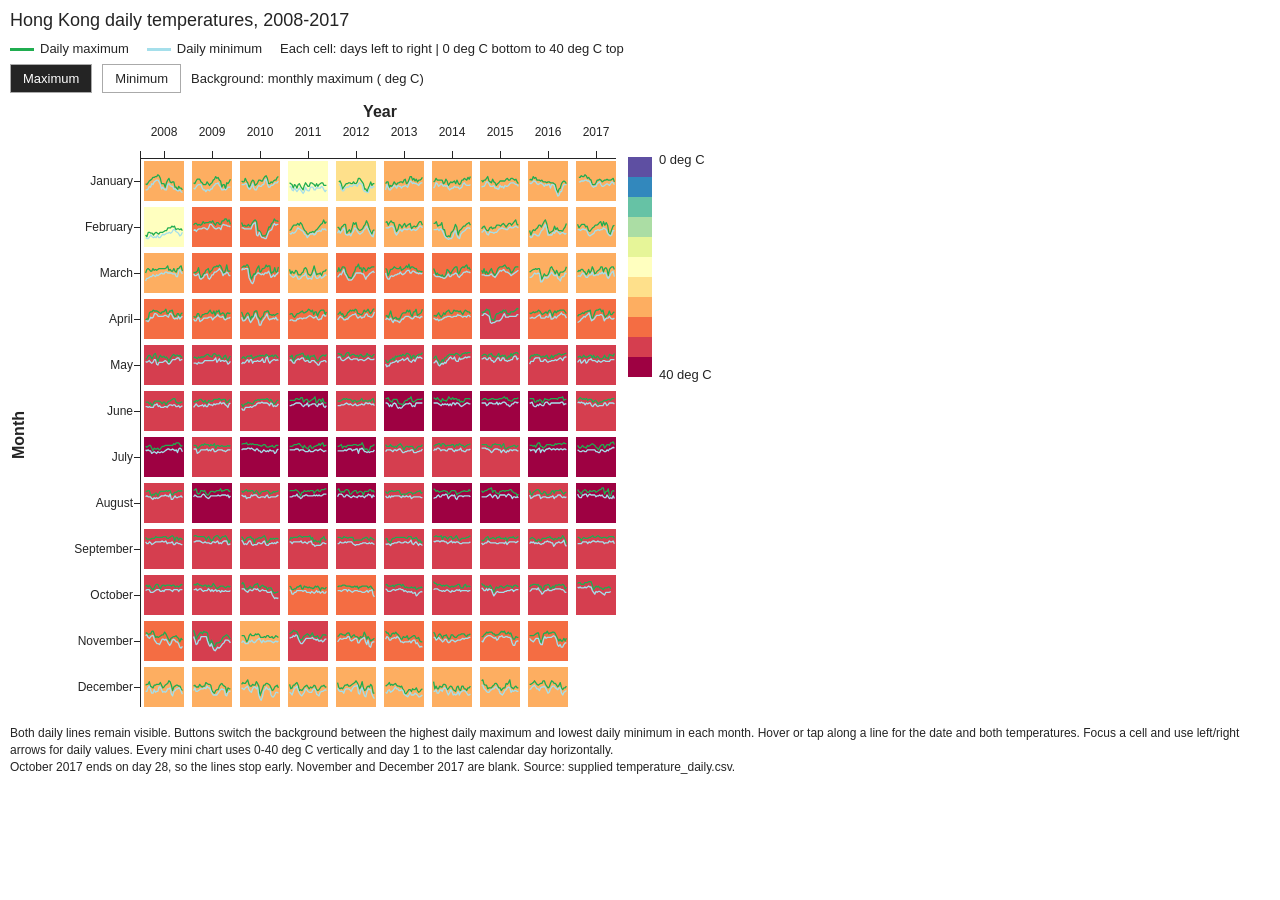
<file: temperature-matrix-level2.html>
<!doctype html><html lang="en"><meta charset="utf-8"><meta name="viewport" content="width=device-width, initial-scale=1"><title>Hong Kong daily temperature matrix</title><style>body { margin: 10px; font: 13px Arial, sans-serif; background: white; color: #242424; } button.btn { font: inherit; padding: 6px 12px; border: 1px solid #aaa; background: white; color: #242424; cursor: pointer; } button.btn[aria-pressed="true"] { background: #242424; color: white; } .note { margin-top: 10px; line-height: 1.4; font-size: 12px; }</style><body><section id="hong-kong-temperature" aria-label="Hong Kong monthly temperature matrix">
<h2>Hong Kong daily temperatures, 2008-2017</h2>
<div class="chart-key"><span><i class="line-key"></i>Daily maximum</span><span><i class="line-key minimum"></i>Daily minimum</span><span>Each cell: days left to right  |  0 deg C bottom to 40 deg C top</span></div>
<div class="controls"><button type="button" class="btn" data-mode="max" aria-pressed="true">Maximum</button><button type="button" class="btn" data-mode="min" aria-pressed="false">Minimum</button><span data-current-mode aria-live="polite"></span></div>
<div class="plot-layout"><div class="matrix-scroll" role="region" aria-label="Years across columns, months down rows"><div class="axis-layout"><div class="year-axis-title">Year</div><div class="rows-layout"><div class="vertical-month-title">Month</div><div class="matrix" data-matrix></div></div></div></div>
<div class="legend" data-legend aria-label="Temperature legend from 0 to 40 degrees Celsius"></div></div>
<div class="detail" data-detail role="tooltip" hidden></div>
<script type="text/plain" data-csv>date,max_temperature,min_temperature
1997-01-01,25,16
1997-01-02,22,18
1997-01-03,18,17
1997-01-04,20,17
1997-01-05,19,15
1997-01-06,18,14
1997-01-07,19,14
1997-01-08,18,11
1997-01-09,16,11
1997-01-10,19,11
1997-01-11,20,12
1997-01-12,19,12
1997-01-13,19,15
1997-01-14,23,17
1997-01-15,21,17
1997-01-16,22,17
1997-01-17,21,18
1997-01-18,22,17
1997-01-19,21,17
1997-01-20,22,16
1997-01-21,23,18
1997-01-22,19,16
1997-01-23,19,13
1997-01-24,14,10
1997-01-25,13,10
1997-01-26,19,12
1997-01-27,20,13
1997-01-28,21,14
1997-01-29,22,14
1997-01-30,24,18
1997-01-31,26,17
1997-02-01,20,17
1997-02-02,20,17
1997-02-03,18,14
1997-02-04,19,14
1997-02-05,18,15
1997-02-06,17,14
1997-02-07,19,13
1997-02-08,18,13
1997-02-09,18,14
1997-02-10,17,16
1997-02-11,18,14
1997-02-12,15,13
1997-02-13,16,13
1997-02-14,16,14
1997-02-15,16,14
1997-02-16,15,13
1997-02-17,15,13
1997-02-18,18,11
1997-02-19,19,13
1997-02-20,21,14
1997-02-21,23,13
1997-02-22,21,16
1997-02-23,21,15
1997-02-24,24,16
1997-02-25,24,19
1997-02-26,26,21
1997-02-27,23,18
1997-02-28,24,17
1997-03-01,26,17
1997-03-02,22,16
1997-03-03,19,14
1997-03-04,21,14
1997-03-05,22,17
1997-03-06,26,17
1997-03-07,26,18
1997-03-08,26,19
1997-03-09,23,19
1997-03-10,26,20
1997-03-11,26,21
1997-03-12,25,20
1997-03-13,27,21
1997-03-14,26,21
1997-03-15,28,20
1997-03-16,23,21
1997-03-17,20,18
1997-03-18,20,18
1997-03-19,26,19
1997-03-20,21,17
1997-03-21,21,18
1997-03-22,23,18
1997-03-23,19,17
1997-03-24,19,16
1997-03-25,21,16
1997-03-26,26,19
1997-03-27,22,19
1997-03-28,21,19
1997-03-29,24,19
1997-03-30,26,18
1997-03-31,24,19
1997-04-01,22,19
1997-04-02,26,21
1997-04-03,27,21
1997-04-04,23,21
1997-04-05,26,20
1997-04-06,23,21
1997-04-07,22,20
1997-04-08,26,21
1997-04-09,25,22
1997-04-10,22,20
1997-04-11,28,20
1997-04-12,26,21
1997-04-13,25,22
1997-04-14,26,22
1997-04-15,29,24
1997-04-16,26,22
1997-04-17,24,21
1997-04-18,27,22
1997-04-19,26,22
1997-04-20,24,21
1997-04-21,28,22
1997-04-22,29,23
1997-04-23,25,22
1997-04-24,23,21
1997-04-25,23,19
1997-04-26,26,20
1997-04-27,27,22
1997-04-28,29,21
1997-04-29,28,24
1997-04-30,29,25
1997-05-01,29,24
1997-05-02,30,25
1997-05-03,30,25
1997-05-04,27,22
1997-05-05,27,23
1997-05-06,28,24
1997-05-07,27,24
1997-05-08,28,23
1997-05-09,27,23
1997-05-10,25,22
1997-05-11,31,24
1997-05-12,30,26
1997-05-13,31,27
1997-05-14,32,27
1997-05-15,32,27
1997-05-16,32,28
1997-05-17,29,25
1997-05-18,32,25
1997-05-19,31,26
1997-05-20,30,26
1997-05-21,27,23
1997-05-22,25,23
1997-05-23,25,22
1997-05-24,27,21
1997-05-25,30,23
1997-05-26,30,23
1997-05-27,29,22
1997-05-28,29,23
1997-05-29,29,25
1997-05-30,29,25
1997-05-31,31,26
1997-06-01,31,25
1997-06-02,32,27
1997-06-03,31,25
1997-06-04,31,24
1997-06-05,31,28
1997-06-06,32,27
1997-06-07,31,29
1997-06-08,32,29
1997-06-09,32,29
1997-06-10,31,26
1997-06-11,29,26
1997-06-12,30,27
1997-06-13,27,25
1997-06-14,29,25
1997-06-15,27,24
1997-06-16,26,23
1997-06-17,26,23
1997-06-18,26,23
1997-06-19,29,25
1997-06-20,31,26
1997-06-21,31,26
1997-06-22,29,25
1997-06-23,32,26
1997-06-24,30,25
1997-06-25,32,26
1997-06-26,30,26
1997-06-27,32,26
1997-06-28,31,27
1997-06-29,32,26
1997-06-30,30,27
1997-07-01,29,24
1997-07-02,29,25
1997-07-03,27,24
1997-07-04,30,23
1997-07-05,30,28
1997-07-06,31,26
1997-07-07,31,26
1997-07-08,30,27
1997-07-09,30,28
1997-07-10,30,26
1997-07-11,30,26
1997-07-12,32,27
1997-07-13,32,28
1997-07-14,32,27
1997-07-15,31,26
1997-07-16,30,26
1997-07-17,29,25
1997-07-18,28,25
1997-07-19,28,26
1997-07-20,31,25
1997-07-21,32,27
1997-07-22,32,28
1997-07-23,32,26
1997-07-24,32,27
1997-07-25,30,28
1997-07-26,32,28
1997-07-27,33,28
1997-07-28,33,28
1997-07-29,35,28
1997-07-30,34,29
1997-07-31,32,29
1997-08-01,31,26
1997-08-02,28,25
1997-08-03,29,25
1997-08-04,31,28
1997-08-05,33,28
1997-08-06,33,28
1997-08-07,32,26
1997-08-08,30,25
1997-08-09,31,29
1997-08-10,31,28
1997-08-11,32,25
1997-08-12,30,26
1997-08-13,29,26
1997-08-14,31,26
1997-08-15,33,27
1997-08-16,31,27
1997-08-17,33,26
1997-08-18,35,28
1997-08-19,35,29
1997-08-20,34,29
1997-08-21,30,26
1997-08-22,29,26
1997-08-23,31,27
1997-08-24,30,25
1997-08-25,31,26
1997-08-26,31,27
1997-08-27,31,25
1997-08-28,35,28
1997-08-29,37,28
1997-08-30,34,30
1997-08-31,32,29
1997-09-01,33,28
1997-09-02,31,29
1997-09-03,30,27
1997-09-04,31,27
1997-09-05,33,26
1997-09-06,32,28
1997-09-07,28,25
1997-09-08,29,25
1997-09-09,31,25
1997-09-10,32,26
1997-09-11,32,26
1997-09-12,32,26
1997-09-13,32,27
1997-09-14,32,24
1997-09-15,30,26
1997-09-16,31,26
1997-09-17,31,25
1997-09-18,30,24
1997-09-19,30,25
1997-09-20,30,27
1997-09-21,25,20
1997-09-22,27,22
1997-09-23,27,23
1997-09-24,28,25
1997-09-25,30,25
1997-09-26,29,25
1997-09-27,28,23
1997-09-28,23,20
1997-09-29,23,20
1997-09-30,25,22
1997-10-01,29,24
1997-10-02,30,26
1997-10-03,28,25
1997-10-04,31,26
1997-10-05,31,26
1997-10-06,29,25
1997-10-07,30,26
1997-10-08,28,26
1997-10-09,28,25
1997-10-10,30,24
1997-10-11,30,26
1997-10-12,29,26
1997-10-13,30,26
1997-10-14,30,25
1997-10-15,31,25
1997-10-16,31,26
1997-10-17,29,24
1997-10-18,28,24
1997-10-19,31,26
1997-10-20,31,25
1997-10-21,32,25
1997-10-22,30,26
1997-10-23,30,26
1997-10-24,30,26
1997-10-25,29,26
1997-10-26,29,25
1997-10-27,27,21
1997-10-28,24,19
1997-10-29,28,20
1997-10-30,28,21
1997-10-31,26,20
1997-11-01,25,19
1997-11-02,27,19
1997-11-03,28,21
1997-11-04,28,22
1997-11-05,26,20
1997-11-06,24,19
1997-11-07,26,20
1997-11-08,26,21
1997-11-09,25,22
1997-11-10,26,22
1997-11-11,28,23
1997-11-12,29,24
1997-11-13,31,22
1997-11-14,29,21
1997-11-15,31,23
1997-11-16,29,20
1997-11-17,22,17
1997-11-18,21,16
1997-11-19,24,18
1997-11-20,27,21
1997-11-21,29,21
1997-11-22,29,21
1997-11-23,25,23
1997-11-24,25,22
1997-11-25,29,24
1997-11-26,29,26
1997-11-27,27,25
1997-11-28,28,24
1997-11-29,27,22
1997-11-30,23,21
1997-12-01,27,18
1997-12-02,18,15
1997-12-03,19,15
1997-12-04,24,16
1997-12-05,23,20
1997-12-06,26,22
1997-12-07,26,17
1997-12-08,19,13
1997-12-09,19,12
1997-12-10,18,13
1997-12-11,18,13
1997-12-12,17,14
1997-12-13,19,14
1997-12-14,21,15
1997-12-15,24,15
1997-12-16,25,17
1997-12-17,27,17
1997-12-18,24,19
1997-12-19,25,20
1997-12-20,27,20
1997-12-21,23,21
1997-12-22,21,17
1997-12-23,19,14
1997-12-24,18,14
1997-12-25,22,17
1997-12-26,22,19
1997-12-27,22,18
1997-12-28,24,19
1997-12-29,24,18
1997-12-30,27,17
1997-12-31,22,20
1998-01-01,27,19
1998-01-02,22,19
1998-01-03,23,20
1998-01-04,26,18
1998-01-05,19,15
1998-01-06,20,17
1998-01-07,22,18
1998-01-08,27,18
1998-01-09,23,20
1998-01-10,25,20
1998-01-11,27,20
1998-01-12,20,16
1998-01-13,23,18
1998-01-14,25,18
1998-01-15,18,13
1998-01-16,19,13
1998-01-17,19,13
1998-01-18,17,10
1998-01-19,13,10
1998-01-20,15,13
1998-01-21,16,13
1998-01-22,19,16
1998-01-23,20,12
1998-01-24,13,9
1998-01-25,13,11
1998-01-26,15,11
1998-01-27,17,15
1998-01-28,20,13
1998-01-29,15,13
1998-01-30,18,14
1998-01-31,20,15
1998-02-01,23,17
1998-02-02,20,16
1998-02-03,23,18
1998-02-04,19,10
1998-02-05,11,9
1998-02-06,12,9
1998-02-07,18,10
1998-02-08,19,10
1998-02-09,21,15
1998-02-10,24,18
1998-02-11,22,17
1998-02-12,26,18
1998-02-13,25,20
1998-02-14,24,19
1998-02-15,21,18
1998-02-16,23,17
1998-02-17,25,19
1998-02-18,20,18
1998-02-19,26,19
1998-02-20,27,22
1998-02-21,22,16
1998-02-22,17,14
1998-02-23,17,14
1998-02-24,18,14
1998-02-25,20,14
1998-02-26,17,14
1998-02-27,18,14
1998-02-28,16,14
1998-03-01,17,15
1998-03-02,18,15
1998-03-03,21,16
1998-03-04,21,17
1998-03-05,24,16
1998-03-06,20,17
1998-03-07,21,18
1998-03-08,21,19
1998-03-09,26,22
1998-03-10,24,13
1998-03-11,17,13
1998-03-12,17,13
1998-03-13,20,15
1998-03-14,19,18
1998-03-15,20,17
1998-03-16,21,17
1998-03-17,21,18
1998-03-18,21,17
1998-03-19,25,18
1998-03-20,27,20
1998-03-21,22,14
1998-03-22,17,12
1998-03-23,23,16
1998-03-24,24,17
1998-03-25,25,19
1998-03-26,24,20
1998-03-27,29,21
1998-03-28,28,21
1998-03-29,28,22
1998-03-30,27,21
1998-03-31,28,21
1998-04-01,29,22
1998-04-02,27,21
1998-04-03,23,19
1998-04-04,25,20
1998-04-05,29,21
1998-04-06,28,22
1998-04-07,28,21
1998-04-08,29,22
1998-04-09,29,23
1998-04-10,30,24
1998-04-11,29,24
1998-04-12,27,22
1998-04-13,28,23
1998-04-14,27,23
1998-04-15,28,23
1998-04-16,28,21
1998-04-17,33,21
1998-04-18,31,23
1998-04-19,27,23
1998-04-20,26,21
1998-04-21,27,23
1998-04-22,29,24
1998-04-23,29,27
1998-04-24,29,27
1998-04-25,29,25
1998-04-26,29,22
1998-04-27,25,23
1998-04-28,27,24
1998-04-29,28,24
1998-04-30,28,24
1998-05-01,31,26
1998-05-02,30,23
1998-05-03,27,23
1998-05-04,29,24
1998-05-05,29,25
1998-05-06,31,24
1998-05-07,31,26
1998-05-08,31,27
1998-05-09,31,27
1998-05-10,31,27
1998-05-11,33,27
1998-05-12,32,27
1998-05-13,32,28
1998-05-14,32,27
1998-05-15,29,24
1998-05-16,32,26
1998-05-17,29,26
1998-05-18,31,26
1998-05-19,28,26
1998-05-20,30,26
1998-05-21,28,26
1998-05-22,29,26
1998-05-23,30,27
1998-05-24,28,23
1998-05-25,26,21
1998-05-26,27,21
1998-05-27,28,25
1998-05-28,31,24
1998-05-29,32,27
1998-05-30,28,25
1998-05-31,28,25
1998-06-01,31,27
1998-06-02,31,27
1998-06-03,31,27
1998-06-04,29,25
1998-06-05,29,25
1998-06-06,26,23
1998-06-07,25,22
1998-06-08,28,23
1998-06-09,29,24
1998-06-10,29,25
1998-06-11,30,25
1998-06-12,31,29
1998-06-13,32,29
1998-06-14,33,29
1998-06-15,33,29
1998-06-16,33,29
1998-06-17,33,30
1998-06-18,33,30
1998-06-19,31,27
1998-06-20,32,29
1998-06-21,33,29
1998-06-22,31,28
1998-06-23,31,26
1998-06-24,31,28
1998-06-25,31,29
1998-06-26,32,26
1998-06-27,29,27
1998-06-28,32,26
1998-06-29,33,27
1998-06-30,33,28
1998-07-01,33,26
1998-07-02,30,26
1998-07-03,29,25
1998-07-04,30,24
1998-07-05,30,25
1998-07-06,31,25
1998-07-07,31,26
1998-07-08,31,27
1998-07-09,31,26
1998-07-10,33,26
1998-07-11,33,28
1998-07-12,32,28
1998-07-13,31,24
1998-07-14,33,27
1998-07-15,33,28
1998-07-16,33,29
1998-07-17,34,29
1998-07-18,34,29
1998-07-19,34,29
1998-07-20,33,29
1998-07-21,34,30
1998-07-22,33,29
1998-07-23,33,30
1998-07-24,33,30
1998-07-25,34,30
1998-07-26,34,29
1998-07-27,34,29
1998-07-28,34,29
1998-07-29,34,29
1998-07-30,33,29
1998-07-31,34,29
1998-08-01,34,29
1998-08-02,34,28
1998-08-03,35,30
1998-08-04,34,29
1998-08-05,33,30
1998-08-06,32,28
1998-08-07,30,26
1998-08-08,33,27
1998-08-09,34,27
1998-08-10,30,27
1998-08-11,29,26
1998-08-12,32,27
1998-08-13,33,28
1998-08-14,34,28
1998-08-15,33,28
1998-08-16,34,28
1998-08-17,33,27
1998-08-18,35,29
1998-08-19,35,28
1998-08-20,33,28
1998-08-21,35,29
1998-08-22,33,28
1998-08-23,31,28
1998-08-24,33,28
1998-08-25,34,28
1998-08-26,34,29
1998-08-27,32,26
1998-08-28,33,26
1998-08-29,34,28
1998-08-30,33,26
1998-08-31,31,25
1998-09-01,29,26
1998-09-02,30,27
1998-09-03,31,27
1998-09-04,31,27
1998-09-05,32,27
1998-09-06,31,25
1998-09-07,32,26
1998-09-08,32,27
1998-09-09,31,27
1998-09-10,30,26
1998-09-11,31,26
1998-09-12,28,26
1998-09-13,30,26
1998-09-14,32,26
1998-09-15,34,28
1998-09-16,33,28
1998-09-17,33,28
1998-09-18,32,28
1998-09-19,32,26
1998-09-20,31,25
1998-09-21,32,26
1998-09-22,31,25
1998-09-23,32,26
1998-09-24,32,27
1998-09-25,33,27
1998-09-26,32,27
1998-09-27,32,27
1998-09-28,31,26
1998-09-29,30,25
1998-09-30,30,24
1998-10-01,31,25
1998-10-02,32,26
1998-10-03,32,26
1998-10-04,28,26
1998-10-05,28,26
1998-10-06,31,26
1998-10-07,30,26
1998-10-08,33,26
1998-10-09,28,25
1998-10-10,27,25
1998-10-11,29,26
1998-10-12,32,26
1998-10-13,31,26
1998-10-14,32,26
1998-10-15,29,24
1998-10-16,30,25
1998-10-17,30,24
1998-10-18,28,21
1998-10-19,30,24
1998-10-20,29,25
1998-10-21,27,23
1998-10-22,29,23
1998-10-23,30,23
1998-10-24,30,24
1998-10-25,28,23
1998-10-26,25,22
1998-10-27,28,22
1998-10-28,27,23
1998-10-29,28,23
1998-10-30,29,24
1998-10-31,28,24
1998-11-01,28,25
1998-11-02,25,21
1998-11-03,26,21
1998-11-04,27,21
1998-11-05,27,24
1998-11-06,27,22
1998-11-07,27,20
1998-11-08,26,21
1998-11-09,28,19
1998-11-10,27,20
1998-11-11,26,21
1998-11-12,26,19
1998-11-13,26,21
1998-11-14,27,21
1998-11-15,29,24
1998-11-16,30,25
1998-11-17,29,23
1998-11-18,26,22
1998-11-19,25,20
1998-11-20,25,20
1998-11-21,26,21
1998-11-22,25,19
1998-11-23,24,19
1998-11-24,25,19
1998-11-25,25,21
1998-11-26,21,18
1998-11-27,22,20
1998-11-28,22,19
1998-11-29,24,21
1998-11-30,26,22
1998-12-01,28,23
1998-12-02,27,23
1998-12-03,24,15
1998-12-04,16,14
1998-12-05,21,15
1998-12-06,21,17
1998-12-07,20,15
1998-12-08,20,15
1998-12-09,20,14
1998-12-10,20,14
1998-12-11,19,14
1998-12-12,20,14
1998-12-13,20,16
1998-12-14,17,14
1998-12-15,18,15
1998-12-16,20,16
1998-12-17,22,15
1998-12-18,23,19
1998-12-19,20,17
1998-12-20,22,19
1998-12-21,25,20
1998-12-22,25,18
1998-12-23,24,18
1998-12-24,22,18
1998-12-25,21,16
1998-12-26,21,16
1998-12-27,22,16
1998-12-28,22,17
1998-12-29,22,18
1998-12-30,23,18
1998-12-31,24,18
1999-01-01,21,17
1999-01-02,20,15
1999-01-03,19,13
1999-01-04,21,14
1999-01-05,20,14
1999-01-06,21,13
1999-01-07,19,14
1999-01-08,19,12
1999-01-09,18,15
1999-01-10,18,14
1999-01-11,17,14
1999-01-12,15,9
1999-01-13,13,9
1999-01-14,13,10
1999-01-15,13,9
1999-01-16,15,10
1999-01-17,16,12
1999-01-18,17,12
1999-01-19,22,15
1999-01-20,20,16
1999-01-21,19,15
1999-01-22,22,17
1999-01-23,23,18
1999-01-24,23,19
1999-01-25,23,19
1999-01-26,23,18
1999-01-27,23,19
1999-01-28,26,19
1999-01-29,22,19
1999-01-30,22,18
1999-01-31,25,19
1999-02-01,26,21
1999-02-02,22,18
1999-02-03,20,14
1999-02-04,18,12
1999-02-05,20,13
1999-02-06,21,14
1999-02-07,21,15
1999-02-08,22,16
1999-02-09,24,17
1999-02-10,26,19
1999-02-11,26,17
1999-02-12,22,17
1999-02-13,21,16
1999-02-14,22,16
1999-02-15,24,17
1999-02-16,24,18
1999-02-17,24,19
1999-02-18,25,19
1999-02-19,19,14
1999-02-20,14,12
1999-02-21,15,12
1999-02-22,18,13
1999-02-23,23,17
1999-02-24,25,16
1999-02-25,24,18
1999-02-26,28,21
1999-02-27,25,19
1999-02-28,22,18
1999-03-01,23,18
1999-03-02,25,19
1999-03-03,26,19
1999-03-04,27,20
1999-03-05,27,19
1999-03-06,27,19
1999-03-07,27,22
1999-03-08,24,20
1999-03-09,24,20
1999-03-10,26,16
1999-03-11,15,13
1999-03-12,16,13
1999-03-13,17,15
1999-03-14,17,16
1999-03-15,19,16
1999-03-16,20,15
1999-03-17,24,19
1999-03-18,29,24
1999-03-19,28,26
1999-03-20,28,25
1999-03-21,23,14
1999-03-22,16,12
1999-03-23,19,14
1999-03-24,24,19
1999-03-25,28,21
1999-03-26,28,25
1999-03-27,31,23
1999-03-28,23,20
1999-03-29,21,17
1999-03-30,21,15
1999-03-31,25,18
1999-04-01,28,21
1999-04-02,29,23
1999-04-03,25,20
1999-04-04,23,20
1999-04-05,24,19
1999-04-06,28,18
1999-04-07,28,21
1999-04-08,26,21
1999-04-09,27,23
1999-04-10,30,23
1999-04-11,26,23
1999-04-12,28,23
1999-04-13,30,23
1999-04-14,25,22
1999-04-15,27,21
1999-04-16,29,24
1999-04-17,31,26
1999-04-18,31,28
1999-04-19,26,24
1999-04-20,28,24
1999-04-21,29,23
1999-04-22,29,23
1999-04-23,30,24
1999-04-24,29,27
1999-04-25,31,27
1999-04-26,32,27
1999-04-27,28,24
1999-04-28,26,23
1999-04-29,23,20
1999-04-30,23,19
1999-05-01,25,21
1999-05-02,25,23
1999-05-03,30,23
1999-05-04,30,24
1999-05-05,26,21
1999-05-06,22,18
1999-05-07,26,18
1999-05-08,23,19
1999-05-09,21,18
1999-05-10,27,19
1999-05-11,30,21
1999-05-12,28,24
1999-05-13,29,23
1999-05-14,29,24
1999-05-15,30,25
1999-05-16,31,26
1999-05-17,32,28
1999-05-18,32,25
1999-05-19,26,24
1999-05-20,28,25
1999-05-21,27,25
1999-05-22,30,26
1999-05-23,32,26
1999-05-24,32,28
1999-05-25,31,27
1999-05-26,32,25
1999-05-27,25,22
1999-05-28,24,22
1999-05-29,26,22
1999-05-30,29,25
1999-05-31,31,26
1999-06-01,32,27
1999-06-02,33,27
1999-06-03,33,26
1999-06-04,33,28
1999-06-05,33,27
1999-06-06,35,28
1999-06-07,30,26
1999-06-08,31,27
1999-06-09,32,28
1999-06-10,31,27
1999-06-11,32,28
1999-06-12,33,28
1999-06-13,33,28
1999-06-14,33,28
1999-06-15,32,28
1999-06-16,32,28
1999-06-17,30,26
1999-06-18,32,28
1999-06-19,32,27
1999-06-20,32,27
1999-06-21,30,27
1999-06-22,31,28
1999-06-23,31,25
1999-06-24,33,29
1999-06-25,32,29
1999-06-26,32,29
1999-06-27,33,28
1999-06-28,33,28
1999-06-29,33,28
1999-06-30,33,28
1999-07-01,32,28
1999-07-02,33,28
1999-07-03,32,27
1999-07-04,30,26
1999-07-05,30,26
1999-07-06,31,26
1999-07-07,32,27
1999-07-08,31,26
1999-07-09,30,26
1999-07-10,32,29
1999-07-11,33,29
1999-07-12,32,29
1999-07-13,33,28
1999-07-14,34,29
1999-07-15,32,29
1999-07-16,32,28
1999-07-17,32,28
1999-07-18,32,29
1999-07-19,34,29
1999-07-20,34,29
1999-07-21,34,29
1999-07-22,34,29
1999-07-23,31,29
1999-07-24,34,28
1999-07-25,35,29
1999-07-26,33,27
1999-07-27,31,26
1999-07-28,33,27
1999-07-29,33,28
1999-07-30,34,29
1999-07-31,34,29
1999-08-01,34,28
1999-08-02,34,27
1999-08-03,32,28
1999-08-04,33,28
1999-08-05,32,26
1999-08-06,33,26
1999-08-07,33,29
1999-08-08,33,26
1999-08-09,31,27
1999-08-10,31,26
1999-08-11,30,26
1999-08-12,29,27
1999-08-13,29,27
1999-08-14,32,27
1999-08-15,32,28
1999-08-16,33,28
1999-08-17,33,28
1999-08-18,33,27
1999-08-19,34,27
1999-08-20,35,27
1999-08-21,36,27
1999-08-22,29,25
1999-08-23,26,25
1999-08-24,28,24
1999-08-25,28,25
1999-08-26,31,26
1999-08-27,31,27
1999-08-28,29,27
1999-08-29,30,27
1999-08-30,32,28
1999-08-31,31,27
1999-09-01,32,26
1999-09-02,32,27
1999-09-03,31,27
1999-09-04,33,28
1999-09-05,32,28
1999-09-06,33,28
1999-09-07,33,28
1999-09-08,32,27
1999-09-09,31,27
1999-09-10,32,27
1999-09-11,33,27
1999-09-12,34,28
1999-09-13,34,29
1999-09-14,34,28
1999-09-15,32,28
1999-09-16,28,24
1999-09-17,28,24
1999-09-18,32,27
1999-09-19,31,27
1999-09-20,30,26
1999-09-21,29,26
1999-09-22,29,24
1999-09-23,29,23
1999-09-24,31,23
1999-09-25,28,25
1999-09-26,26,23
1999-09-27,29,25
1999-09-28,29,26
1999-09-29,30,26
1999-09-30,31,26
1999-10-01,30,27
1999-10-02,31,26
1999-10-03,32,25
1999-10-04,28,24
1999-10-05,29,24
1999-10-06,29,25
1999-10-07,30,25
1999-10-08,29,25
1999-10-09,28,26
1999-10-10,32,25
1999-10-11,31,26
1999-10-12,31,27
1999-10-13,31,27
1999-10-14,33,27
1999-10-15,31,27
1999-10-16,32,25
1999-10-17,27,22
1999-10-18,26,20
1999-10-19,26,22
1999-10-20,29,23
1999-10-21,29,25
1999-10-22,29,25
1999-10-23,29,25
1999-10-24,28,22
1999-10-25,29,24
1999-10-26,29,24
1999-10-27,29,24
1999-10-28,29,24
1999-10-29,29,24
1999-10-30,27,25
1999-10-31,29,25
1999-11-01,28,21
1999-11-02,24,18
1999-11-03,25,18
1999-11-04,26,20
1999-11-05,28,23
1999-11-06,27,24
1999-11-07,29,24
1999-11-08,28,23
1999-11-09,25,22
1999-11-10,27,23
1999-11-11,27,23
1999-11-12,25,21
1999-11-13,25,22
1999-11-14,26,22
1999-11-15,27,21
1999-11-16,25,19
1999-11-17,23,18
1999-11-18,21,16
1999-11-19,23,19
1999-11-20,24,19
1999-11-21,25,20
1999-11-22,26,22
1999-11-23,29,20
1999-11-24,28,21
1999-11-25,28,20
1999-11-26,26,21
1999-11-27,26,21
1999-11-28,24,14
1999-11-29,18,12
1999-11-30,20,14
1999-12-01,22,17
1999-12-02,23,17
1999-12-03,20,16
1999-12-04,19,16
1999-12-05,20,17
1999-12-06,18,14
1999-12-07,19,15
1999-12-08,20,14
1999-12-09,21,15
1999-12-10,22,15
1999-12-11,23,16
1999-12-12,21,19
1999-12-13,23,19
1999-12-14,23,19
1999-12-15,21,17
1999-12-16,20,16
1999-12-17,17,15
1999-12-18,16,13
1999-12-19,17,13
1999-12-20,15,10
1999-12-21,14,7
1999-12-22,11,6
1999-12-23,12,5
1999-12-24,16,7
1999-12-25,16,9
1999-12-26,18,10
1999-12-27,19,15
1999-12-28,22,16
1999-12-29,19,14
1999-12-30,23,14
1999-12-31,24,14
2000-01-01,23,14
2000-01-02,24,16
2000-01-03,24,18
2000-01-04,23,18
2000-01-05,25,19
2000-01-06,25,18
2000-01-07,21,18
2000-01-08,22,17
2000-01-09,22,18
2000-01-10,24,18
2000-01-11,22,19
2000-01-12,24,19
2000-01-13,20,17
2000-01-14,20,18
2000-01-15,23,18
2000-01-16,23,18
2000-01-17,18,13
2000-01-18,13,11
2000-01-19,15,9
2000-01-20,18,11
2000-01-21,17,14
2000-01-22,20,17
2000-01-23,20,16
2000-01-24,19,18
2000-01-25,17,10
2000-01-26,11,8
2000-01-27,13,7
2000-01-28,16,8
2000-01-29,17,13
2000-01-30,18,10
2000-01-31,14,10
2000-02-01,12,8
2000-02-02,14,8
2000-02-03,16,12
2000-02-04,18,15
2000-02-05,21,15
2000-02-06,18,13
2000-02-07,19,13
2000-02-08,17,12
2000-02-09,19,14
2000-02-10,20,14
2000-02-11,22,18
2000-02-12,22,16
2000-02-13,23,17
2000-02-14,22,16
2000-02-15,20,16
2000-02-16,20,15
2000-02-17,19,16
2000-02-18,21,17
2000-02-19,24,19
2000-02-20,25,16
2000-02-21,16,13
2000-02-22,16,14
2000-02-23,15,15
2000-03-28,22,22
2000-03-29,28,20
2000-03-30,26,19
2000-03-31,27,22
2000-04-01,29,24
2000-04-02,26,22
2000-04-03,26,21
2000-04-04,23,20
2000-04-05,24,21
2000-04-06,22,20
2000-04-07,23,20
2000-04-08,25,21
2000-04-09,27,21
2000-04-10,26,23
2000-04-11,24,21
2000-04-12,26,21
2000-04-13,25,23
2000-04-14,27,22
2000-04-15,25,22
2000-04-16,26,19
2000-04-17,26,20
2000-04-18,29,22
2000-04-19,28,24
2000-04-20,27,27
2000-04-23,28,24
2000-04-24,25,24
2000-04-27,25,25
2000-04-28,22,22
2000-04-29,27,27
2000-05-01,32,27
2000-05-02,28,25
2000-05-03,25,25
2000-05-04,28,22
2000-05-05,30,23
2000-05-06,30,24
2000-05-07,30,24
2000-05-08,28,25
2000-05-09,29,25
2000-05-10,26,24
2000-05-11,29,24
2000-05-12,30,25
2000-05-13,31,25
2000-05-14,30,25
2000-05-15,33,27
2000-05-16,33,25
2000-05-17,32,26
2000-05-18,30,26
2000-05-19,26,22
2000-05-20,30,22
2000-05-21,28,25
2000-05-22,31,25
2000-05-23,29,25
2000-05-24,28,25
2000-05-25,31,26
2000-05-26,32,28
2000-05-27,32,28
2000-05-28,32,27
2000-05-29,32,28
2000-05-30,33,28
2000-05-31,32,28
2000-06-01,30,29
2000-06-10,33,33
2000-06-11,32,30
2000-06-12,30,23
2000-06-13,25,22
2000-06-14,29,23
2000-06-15,30,25
2000-06-16,31,24
2000-06-17,29,25
2000-06-18,28,25
2000-06-19,31,25
2000-06-20,29,26
2000-06-21,32,28
2000-06-22,32,27
2000-06-23,32,28
2000-06-24,32,29
2000-06-25,31,27
2000-06-26,32,28
2000-06-27,33,28
2000-06-28,34,27
2000-06-29,34,27
2000-06-30,34,28
2000-07-01,34,27
2000-07-02,34,28
2000-07-03,33,25
2000-07-04,33,27
2000-07-05,32,29
2000-07-06,31,28
2000-07-07,33,27
2000-07-08,33,28
2000-07-09,33,27
2000-07-10,34,27
2000-07-11,32,28
2000-07-12,33,28
2000-07-13,34,28
2000-07-14,33,29
2000-07-15,34,28
2000-07-16,32,27
2000-07-17,29,26
2000-07-18,29,26
2000-07-19,29,26
2000-07-20,29,26
2000-07-21,29,27
2000-07-22,32,27
2000-07-23,32,26
2000-07-24,33,28
2000-07-25,34,28
2000-07-26,34,29
2000-07-27,34,29
2000-07-28,34,29
2000-07-29,35,29
2000-07-30,34,29
2000-07-31,34,29
2000-08-01,29,26
2000-08-02,29,25
2000-08-03,29,25
2000-08-04,29,25
2000-08-05,28,26
2000-08-06,31,26
2000-08-07,32,26
2000-08-08,32,26
2000-08-09,33,27
2000-08-10,34,28
2000-08-11,35,29
2000-08-12,30,29
2000-08-27,28,26
2000-09-01,31,26
2000-09-02,30,26
2000-09-03,33,27
2000-09-04,33,27
2000-09-05,33,27
2000-09-06,32,27
2000-09-07,33,27
2000-09-08,30,27
2000-09-09,32,26
2000-09-10,30,24
2000-09-11,31,24
2000-09-12,32,26
2000-09-13,30,25
2000-09-14,30,25
2000-09-15,31,25
2000-09-16,31,25
2000-09-17,31,25
2000-09-18,31,26
2000-09-19,32,26
2000-09-20,29,25
2000-09-21,32,27
2000-09-22,32,26
2000-09-23,32,27
2000-09-24,31,26
2000-09-25,32,26
2000-09-26,32,27
2000-09-27,32,27
2000-09-28,32,27
2000-09-29,31,27
2000-09-30,31,26
2000-10-01,32,26
2000-10-02,33,26
2000-10-03,32,26
2000-10-04,31,26
2000-10-05,32,27
2000-10-06,30,27
2000-10-07,31,27
2000-10-08,33,26
2000-10-09,33,27
2000-10-10,33,27
2000-10-11,32,28
2000-10-12,30,26
2000-10-13,27,21
2000-10-14,22,20
2000-10-15,25,20
2000-10-16,28,21
2000-10-17,29,22
2000-10-18,27,24
2000-10-19,26,22
2000-10-20,26,24
2000-10-21,27,25
2000-10-22,30,26
2000-10-23,31,27
2000-10-24,31,25
2000-10-25,31,27
2000-10-26,30,27
2000-10-27,30,25
2000-10-28,28,25
2000-10-29,27,21
2000-10-30,24,19
2000-10-31,24,19
2000-11-01,25,19
2000-11-02,23,17
2000-11-03,24,16
2000-11-04,24,21
2000-11-05,26,21
2000-11-06,26,22
2000-11-07,25,22
2000-11-08,27,24
2000-11-09,25,23
2000-11-10,26,22
2000-11-11,24,17
2000-11-12,17,14
2000-11-13,20,13
2000-11-14,24,19
2000-11-15,27,21
2000-11-16,24,18
2000-11-17,20,17
2000-11-18,23,17
2000-11-19,22,19
2000-11-20,20,14
2000-11-21,17,14
2000-11-22,20,14
2000-11-23,22,16
2000-11-24,25,21
2000-11-25,28,21
2000-11-26,26,22
2000-11-27,28,21
2000-11-28,25,22
2000-11-29,25,20
2000-11-30,27,20
2000-12-01,26,20
2000-12-02,25,20
2000-12-03,21,17
2000-12-04,20,15
2000-12-05,22,17
2000-12-06,24,19
2000-12-07,25,19
2000-12-08,25,20
2000-12-09,25,19
2000-12-10,26,19
2000-12-11,24,19
2000-12-12,18,14
2000-12-13,13,11
2000-12-14,18,12
2000-12-15,20,14
2000-12-16,23,18
2000-12-17,24,20
2000-12-18,24,19
2000-12-19,23,21
2000-12-20,23,18
2000-12-21,17,12
2000-12-22,17,12
2000-12-23,19,12
2000-12-24,22,14
2000-12-25,23,15
2000-12-26,23,17
2000-12-27,23,19
2000-12-28,24,17
2000-12-29,21,17
2000-12-30,20,15
2000-12-31,20,13
2001-01-01,21,12
2001-01-02,22,16
2001-01-03,23,18
2001-01-04,21,18
2001-01-05,23,18
2001-01-06,23,19
2001-01-07,24,17
2001-01-08,24,17
2001-01-09,22,14
2001-01-10,16,12
2001-01-11,17,13
2001-01-12,22,17
2001-01-13,19,15
2001-01-14,20,13
2001-01-15,16,12
2001-01-16,18,13
2001-01-17,20,15
2001-01-18,25,16
2001-01-19,25,19
2001-01-20,25,17
2001-01-21,22,19
2001-01-22,25,19
2001-01-23,23,18
2001-01-24,22,18
2001-01-25,25,15
2001-01-26,14,11
2001-01-27,13,10
2001-01-28,13,10
2001-01-29,16,12
2001-01-30,18,15
2001-01-31,20,16
2001-02-01,18,14
2001-02-02,14,11
2001-02-03,16,13
2001-02-04,15,13
2001-02-05,19,15
2001-02-06,24,17
2001-02-07,22,17
2001-02-08,16,14
2001-02-09,17,14
2001-02-10,16,13
2001-02-11,21,14
2001-02-12,24,16
2001-02-13,21,15
2001-02-14,16,10
2001-02-15,19,12
2001-02-16,20,15
2001-02-17,21,15
2001-02-18,24,17
2001-02-19,25,16
2001-02-20,26,18
2001-02-21,25,19
2001-02-22,26,18
2001-02-23,27,18
2001-02-24,26,19
2001-02-25,20,12
2001-02-26,17,12
2001-02-27,21,17
2001-02-28,18,17
2001-03-01,21,14
2001-03-02,21,17
2001-03-03,23,18
2001-03-04,24,17
2001-03-05,24,17
2001-03-06,26,20
2001-03-07,25,19
2001-03-08,19,15
2001-03-09,20,15
2001-03-10,19,18
2001-03-11,19,17
2001-03-12,21,16
2001-03-13,22,17
2001-03-14,26,19
2001-03-15,26,20
2001-03-16,27,22
2001-03-17,28,22
2001-03-18,25,21
2001-03-19,28,20
2001-03-20,27,22
2001-03-21,26,20
2001-03-22,27,21
2001-03-23,28,23
2001-03-24,29,25
2001-03-25,27,21
2001-03-26,21,19
2001-03-27,21,20
2001-03-28,24,19
2001-03-29,22,18
2001-03-30,25,18
2001-03-31,25,21
2001-04-01,23,20
2001-04-02,27,21
2001-04-03,29,22
2001-04-04,25,19
2001-04-05,23,19
2001-04-06,23,20
2001-04-07,24,20
2001-04-08,28,23
2001-04-09,27,23
2001-04-10,24,22
2001-04-11,23,15
2001-04-12,22,15
2001-04-13,22,19
2001-04-14,22,20
2001-04-15,27,20
2001-04-16,27,21
2001-04-17,27,23
2001-04-18,28,23
2001-04-19,26,22
2001-04-20,30,25
2001-04-21,28,24
2001-04-22,24,21
2001-04-23,23,20
2001-04-24,26,21
2001-04-25,22,20
2001-04-26,27,21
2001-04-27,27,22
2001-04-28,30,24
2001-04-29,32,26
2001-04-30,33,26
2001-05-01,28,24
2001-05-02,27,24
2001-05-03,26,24
2001-05-04,29,24
2001-05-05,31,25
2001-05-06,32,27
2001-05-07,32,28
2001-05-08,32,27
2001-05-09,32,23
2001-05-10,27,23
2001-05-11,28,24
2001-05-12,29,24
2001-05-13,30,23
2001-05-14,30,25
2001-05-15,31,26
2001-05-16,30,26
2001-05-17,28,26
2001-05-18,29,25
2001-05-19,29,26
2001-05-20,32,27
2001-05-21,32,25
2001-05-22,30,26
2001-05-23,31,26
2001-05-24,31,26
2001-05-25,31,27
2001-05-26,33,27
2001-05-27,32,26
2001-05-28,31,27
2001-05-29,31,27
2001-05-30,30,25
2001-05-31,31,25
2001-06-01,30,26
2001-06-02,29,26
2001-06-03,31,26
2001-06-04,33,28
2001-06-05,32,25
2001-06-06,30,26
2001-06-07,28,24
2001-06-08,28,25
2001-06-09,28,25
2001-06-10,32,28
2001-06-11,28,24
2001-06-12,31,25
2001-06-13,32,24
2001-06-14,29,25
2001-06-15,31,26
2001-06-16,31,26
2001-06-17,32,27
2001-06-18,32,28
2001-06-19,34,28
2001-06-20,33,29
2001-06-21,33,29
2001-06-22,34,28
2001-06-23,35,27
2001-06-24,32,27
2001-06-25,30,26
2001-06-26,29,26
2001-06-27,29,25
2001-06-28,32,27
2001-06-29,33,28
2001-06-30,32,26
2001-07-01,30,27
2001-07-02,30,27
2001-07-03,32,28
2001-07-04,33,25
2001-07-05,34,27
2001-07-06,28,26
2001-07-07,30,28
2001-07-08,32,27
2001-07-09,33,27
2001-07-10,33,27
2001-07-11,33,28
2001-07-12,32,29
2001-07-13,30,25
2001-07-14,31,28
2001-07-15,29,24
2001-07-16,32,26
2001-07-17,29,24
2001-07-18,31,25
2001-07-19,30,27
2001-07-20,31,27
2001-07-21,30,25
2001-07-22,31,27
2001-07-23,33,27
2001-07-24,33,26
2001-07-25,29,26
2001-07-26,29,27
2001-07-27,32,27
2001-07-28,32,27
2001-07-29,33,27
2001-07-30,33,29
2001-07-31,34,29
2001-08-01,32,27
2001-08-02,32,25
2001-08-03,32,26
2001-08-04,33,27
2001-08-05,34,28
2001-08-06,34,28
2001-08-07,35,29
2001-08-08,35,29
2001-08-09,35,29
2001-08-10,34,29
2001-08-11,32,27
2001-08-12,32,27
2001-08-13,32,27
2001-08-14,32,28
2001-08-15,34,28
2001-08-16,32,26
2001-08-17,33,26
2001-08-18,32,28
2001-08-19,32,28
2001-08-20,33,27
2001-08-21,34,28
2001-08-22,35,28
2001-08-23,35,29
2001-08-24,35,29
2001-08-25,34,29
2001-08-26,33,29
2001-08-27,33,27
2001-08-28,29,27
2001-08-29,28,26
2001-08-30,29,26
2001-08-31,31,29
2001-09-01,29,26
2001-09-02,29,26
2001-09-03,28,26
2001-09-04,31,27
2001-09-05,27,25
2001-09-06,31,26
2001-09-07,30,26
2001-09-08,33,26
2001-09-09,31,27
2001-09-10,30,27
2001-09-11,31,27
2001-09-12,32,27
2001-09-13,32,26
2001-09-14,33,26
2001-09-15,33,26
2001-09-16,34,26
2001-09-17,34,27
2001-09-18,34,27
2001-09-19,34,28
2001-09-20,32,25
2001-09-21,29,26
2001-09-22,31,27
2001-09-23,33,27
2001-09-24,32,27
2001-09-25,32,28
2001-09-26,31,28
2001-09-27,31,27
2001-09-28,32,27
2001-09-29,31,26
2001-09-30,33,27
2001-10-01,33,27
2001-10-02,31,27
2001-10-03,31,27
2001-10-04,29,25
2001-10-05,29,25
2001-10-06,30,26
2001-10-07,31,26
2001-10-08,31,26
2001-10-09,29,25
2001-10-10,29,24
2001-10-11,30,25
2001-10-12,29,25
2001-10-13,29,25
2001-10-14,29,25
2001-10-15,30,24
2001-10-16,30,24
2001-10-17,30,24
2001-10-18,28,24
2001-10-19,29,25
2001-10-20,29,24
2001-10-21,27,24
2001-10-22,31,25
2001-10-23,28,25
2001-10-24,30,25
2001-10-25,29,25
2001-10-26,30,25
2001-10-27,29,24
2001-10-28,28,25
2001-10-29,26,21
2001-10-30,28,22
2001-10-31,29,24
2001-11-01,30,24
2001-11-02,30,25
2001-11-03,29,25
2001-11-04,27,25
2001-11-05,29,24
2001-11-06,24,21
2001-11-07,26,21
2001-11-08,26,21
2001-11-09,26,20
2001-11-10,25,19
2001-11-11,26,20
2001-11-12,25,20
2001-11-13,23,18
2001-11-14,22,14
2001-11-15,20,13
2001-11-16,23,13
2001-11-17,24,14
2001-11-18,24,16
2001-11-19,24,15
2001-11-20,23,16
2001-11-21,23,16
2001-11-22,23,15
2001-11-23,23,17
2001-11-24,23,16
2001-11-25,24,15
2001-11-26,26,19
2001-11-27,24,19
2001-11-28,24,20
2001-11-29,26,22
2001-11-30,26,21
2001-12-01,26,22
2001-12-02,26,22
2001-12-03,26,21
2001-12-04,29,22
2001-12-05,26,22
2001-12-06,23,18
2001-12-07,21,16
2001-12-08,21,18
2001-12-09,21,18
2001-12-10,20,18
2001-12-11,22,17
2001-12-12,25,20
2001-12-13,19,15
2001-12-14,16,12
2001-12-15,20,15
2001-12-16,21,19
2001-12-17,21,17
2001-12-18,17,13
2001-12-19,18,13
2001-12-20,20,15
2001-12-21,17,11
2001-12-22,15,8
2001-12-23,18,10
2001-12-24,19,10
2001-12-25,21,11
2001-12-26,18,13
2001-12-27,18,15
2001-12-28,17,13
2001-12-29,17,12
2001-12-30,20,12
2001-12-31,21,14
2002-01-02,21,16
2002-01-03,19,12
2002-01-04,20,12
2002-01-05,22,13
2002-01-06,22,15
2002-01-07,23,14
2002-01-08,22,17
2002-01-09,21,16
2002-01-10,21,15
2002-01-11,22,16
2002-01-12,23,17
2002-01-13,26,19
2002-01-14,22,20
2002-01-15,22,19
2002-01-16,25,20
2002-01-17,26,17
2002-01-18,25,18
2002-01-19,18,15
2002-01-20,15,12
2002-01-21,17,8
2002-01-22,16,11
2002-01-23,19,14
2002-01-24,18,16
2002-01-25,18,13
2002-01-26,14,12
2002-01-27,12,10
2002-01-28,12,10
2002-01-29,16,11
2002-01-30,18,14
2002-01-31,20,14
2002-02-01,17,12
2002-02-02,15,9
2002-02-03,17,15
2002-02-04,19,16
2002-02-05,17,14
2002-02-06,18,15
2002-02-07,20,17
2002-02-08,22,17
2002-02-09,23,17
2002-02-10,19,17
2002-02-11,19,15
2002-02-12,21,15
2002-02-13,23,15
2002-02-14,25,18
2002-02-15,21,17
2002-02-16,22,17
2002-02-17,24,17
2002-02-18,24,18
2002-02-19,23,18
2002-02-20,21,16
2002-02-21,24,17
2002-02-22,25,18
2002-02-23,24,18
2002-02-24,23,19
2002-02-25,23,18
2002-02-26,25,18
2002-02-27,26,20
2002-02-28,25,18
2002-03-01,27,21
2002-03-02,25,21
2002-03-03,24,19
2002-03-04,24,20
2002-03-05,26,17
2002-03-06,20,14
2002-03-07,22,15
2002-03-08,24,17
2002-03-09,24,20
2002-03-10,26,19
2002-03-11,26,20
2002-03-12,26,21
2002-03-13,25,22
2002-03-14,25,21
2002-03-15,27,23
2002-03-16,26,21
2002-03-17,24,20
2002-03-18,23,19
2002-03-19,25,20
2002-03-20,26,20
2002-03-21,28,20
2002-03-22,26,22
2002-03-23,24,20
2002-03-24,22,19
2002-03-25,24,20
2002-03-26,24,22
2002-03-27,27,22
2002-03-28,26,23
2002-03-29,28,21
2002-03-30,25,21
2002-03-31,23,22
2002-04-01,29,22
2002-04-02,30,23
2002-04-03,30,25
2002-04-04,28,24
2002-04-05,29,25
2002-04-06,29,23
2002-04-07,29,25
2002-04-08,29,25
2002-04-09,29,24
2002-04-10,25,20
2002-04-11,20,17
2002-04-12,22,17
2002-04-13,28,19
2002-04-14,28,21
2002-04-15,29,24
2002-04-16,29,25
2002-04-17,30,24
2002-04-18,28,24
2002-04-19,28,23
2002-04-20,31,24
2002-04-21,30,23
2002-04-22,30,24
2002-04-23,33,27
2002-04-24,33,25
2002-04-25,27,25
2002-04-26,27,23
2002-04-27,28,23
2002-04-28,29,24
2002-04-29,31,25
2002-04-30,31,26
2002-05-01,31,25
2002-05-02,33,26
2002-05-03,32,26
2002-05-04,32,26
2002-05-05,32,26
2002-05-06,32,26
2002-05-07,32,26
2002-05-08,31,26
2002-05-09,30,26
2002-05-10,31,26
2002-05-11,30,24
2002-05-12,31,27
2002-05-13,30,27
2002-05-14,32,24
2002-05-15,29,24
2002-05-16,30,24
2002-05-17,28,23
2002-05-18,28,24
2002-05-19,30,25
2002-05-20,30,26
2002-05-21,32,29
2002-05-22,32,26
2002-05-23,30,26
2002-05-24,29,26
2002-05-25,30,24
2002-05-26,31,24
2002-05-27,32,25
2002-05-28,32,26
2002-05-29,32,26
2002-05-30,34,25
2002-05-31,32,26
2002-06-01,32,26
2002-06-02,30,24
2002-06-03,30,27
2002-06-04,31,27
2002-06-05,32,27
2002-06-06,32,26
2002-06-07,32,27
2002-06-08,33,27
2002-06-09,30,25
2002-06-10,32,26
2002-06-11,29,25
2002-06-12,32,26
2002-06-13,32,28
2002-06-14,32,28
2002-06-15,32,29
2002-06-16,32,29
2002-06-17,33,28
2002-06-18,32,29
2002-06-19,33,29
2002-06-20,31,28
2002-06-21,33,29
2002-06-22,33,29
2002-06-23,32,28
2002-06-24,34,29
2002-06-25,34,29
2002-06-26,34,29
2002-06-27,35,29
2002-06-28,33,27
2002-06-29,34,29
2002-06-30,33,29
2002-07-01,32,28
2002-07-02,32,25
2002-07-03,33,27
2002-07-04,33,28
2002-07-05,34,27
2002-07-06,32,27
2002-07-07,31,27
2002-07-08,32,26
2002-07-09,32,27
2002-07-10,34,27
2002-07-11,34,28
2002-07-12,34,28
2002-07-13,34,29
2002-07-14,34,28
2002-07-15,35,29
2002-07-16,30,27
2002-07-17,32,27
2002-07-18,32,29
2002-07-19,31,29
2002-07-20,32,29
2002-07-21,33,28
2002-07-22,31,27
2002-07-23,31,27
2002-07-24,32,27
2002-07-25,33,28
2002-07-26,31,27
2002-07-27,29,27
2002-07-28,31,26
2002-07-29,30,24
2002-07-30,30,27
2002-07-31,30,26
2002-08-01,34,26
2002-08-02,31,24
2002-08-03,31,26
2002-08-04,31,27
2002-08-05,30,26
2002-08-06,29,25
2002-08-07,32,28
2002-08-08,30,26
2002-08-09,29,24
2002-08-10,30,25
2002-08-11,32,27
2002-08-12,32,27
2002-08-13,32,27
2002-08-14,33,27
2002-08-15,34,27
2002-08-16,34,28
2002-08-17,34,29
2002-08-18,29,26
2002-08-19,30,26
2002-08-20,31,27
2002-08-21,32,28
2002-08-22,32,26
2002-08-23,33,27
2002-08-24,33,27
2002-08-25,33,28
2002-08-26,34,28
2002-08-27,34,28
2002-08-28,34,27
2002-08-29,35,27
2002-08-30,34,29
2002-08-31,34,28
2002-09-01,34,27
2002-09-02,33,28
2002-09-03,32,26
2002-09-04,32,25
2002-09-05,34,26
2002-09-06,33,27
2002-09-07,33,27
2002-09-08,31,26
2002-09-09,32,25
2002-09-10,32,27
2002-09-11,28,25
2002-09-12,28,24
2002-09-13,30,26
2002-09-14,28,26
2002-09-15,27,24
2002-09-16,28,23
2002-09-17,26,23
2002-09-18,32,25
2002-09-19,33,27
2002-09-20,32,27
2002-09-21,31,27
2002-09-22,28,24
2002-09-23,29,25
2002-09-24,28,23
2002-09-25,26,24
2002-09-26,30,26
2002-09-27,31,26
2002-09-28,31,27
2002-09-29,28,25
2002-09-30,28,25
2002-10-01,26,24
2002-10-02,29,24
2002-10-03,30,26
2002-10-04,31,26
2002-10-05,31,26
2002-10-06,27,24
2002-10-07,26,24
2002-10-08,29,22
2002-10-09,27,20
2002-10-10,28,21
2002-10-11,29,23
2002-10-12,30,25
2002-10-13,30,26
2002-10-14,31,25
2002-10-15,31,24
2002-10-16,30,25
2002-10-17,29,26
2002-10-18,31,26
2002-10-19,31,26
2002-10-20,31,26
2002-10-21,28,22
2002-10-22,23,20
2002-10-23,21,19
2002-10-24,24,18
2002-10-25,29,22
2002-10-26,28,24
2002-10-27,26,22
2002-10-28,26,24
2002-10-29,27,25
2002-10-30,25,21
2002-10-31,24,21
2002-11-01,26,21
2002-11-02,24,20
2002-11-03,25,18
2002-11-04,23,18
2002-11-05,25,17
2002-11-06,25,20
2002-11-07,27,19
2002-11-08,27,20
2002-11-09,26,21
2002-11-10,27,21
2002-11-11,27,23
2002-11-12,28,22
2002-11-13,29,22
2002-11-14,28,23
2002-11-15,29,21
2002-11-16,21,18
2002-11-17,22,17
2002-11-18,22,19
2002-11-19,22,18
2002-11-20,23,19
2002-11-21,24,21
2002-11-22,22,17
2002-11-23,22,17
2002-11-24,24,18
2002-11-25,21,16
2002-11-26,21,16
2002-11-27,21,18
2002-11-28,20,15
2002-11-29,23,18
2002-11-30,22,20
2002-12-01,23,20
2002-12-02,24,21
2002-12-03,28,22
2002-12-04,25,21
2002-12-05,27,23
2002-12-06,29,23
2002-12-07,29,24
2002-12-08,21,12
2002-12-09,16,10
2002-12-10,19,13
2002-12-11,18,13
2002-12-12,20,12
2002-12-13,19,12
2002-12-14,21,16
2002-12-15,24,18
2002-12-16,25,20
2002-12-17,24,20
2002-12-18,24,21
2002-12-19,26,20
2002-12-20,21,18
2002-12-21,21,17
2002-12-22,20,16
2002-12-23,21,17
2002-12-24,20,16
2002-12-25,19,15
2002-12-26,15,7
2002-12-27,8,6
2002-12-28,13,7
2002-12-29,15,11
2002-12-30,17,13
2002-12-31,16,12
2003-01-01,17,14
2003-01-02,19,16
2003-01-03,18,11
2003-01-04,19,11
2003-01-05,18,13
2003-01-06,15,7
2003-01-07,13,8
2003-01-08,17,8
2003-01-09,17,10
2003-01-10,16,12
2003-01-11,17,11
2003-01-12,18,10
2003-01-13,20,10
2003-01-14,21,12
2003-01-15,21,16
2003-01-16,19,15
2003-01-17,22,13
2003-01-18,24,14
2003-01-19,23,14
2003-01-20,22,17
2003-01-21,21,16
2003-01-22,21,14
2003-01-23,20,17
2003-01-24,18,16
2003-01-25,23,17
2003-01-26,25,19
2003-01-27,21,12
2003-01-28,16,11
2003-01-29,19,12
2003-01-30,19,16
2003-01-31,22,17
2003-02-01,22,16
2003-02-02,17,14
2003-02-03,16,14
2003-02-04,18,12
2003-02-05,18,12
2003-02-06,19,13
2003-02-07,18,16
2003-02-08,21,16
2003-02-09,23,18
2003-02-10,24,18
2003-02-11,24,17
2003-02-12,19,14
2003-02-13,18,14
2003-02-14,20,17
2003-02-15,26,19
2003-02-16,25,20
2003-02-17,21,18
2003-02-18,23,18
2003-02-19,25,18
2003-02-20,21,17
2003-02-21,24,18
2003-02-22,27,20
2003-02-23,25,19
2003-02-24,26,20
2003-02-25,23,18
2003-02-26,27,20
2003-02-27,27,19
2003-02-28,25,20
2003-03-01,26,20
2003-03-02,26,21
2003-03-03,25,22
2003-03-04,24,19
2003-03-05,25,18
2003-03-06,24,12
2003-03-07,16,10
2003-03-08,17,12
2003-03-09,17,15
2003-03-10,19,13
2003-03-11,21,15
2003-03-12,22,17
2003-03-13,25,18
2003-03-14,22,17
2003-03-15,23,20
2003-03-16,27,21
2003-03-17,28,22
2003-03-18,24,19
2003-03-19,19,16
2003-03-20,16,14
2003-03-21,20,14
2003-03-22,21,17
2003-03-23,20,18
2003-03-24,22,17
2003-03-25,25,18
2003-03-26,25,20
2003-03-27,27,21
2003-03-28,24,20
2003-03-29,25,20
2003-03-30,25,21
2003-03-31,28,22
2003-04-01,28,24
2003-04-02,28,26
2003-04-03,28,24
2003-04-04,28,21
2003-04-05,22,19
2003-04-06,21,19
2003-04-07,25,20
2003-04-08,26,20
2003-04-09,23,19
2003-04-10,22,19
2003-04-11,27,22
2003-04-12,29,26
2003-04-13,29,26
2003-04-14,27,21
2003-04-15,23,21
2003-04-16,25,21
2003-04-17,29,22
2003-04-18,30,24
2003-04-19,30,25
2003-04-20,31,24
2003-04-21,30,25
2003-04-22,28,23
2003-04-23,30,23
2003-04-24,31,24
2003-04-25,29,26
2003-04-26,32,25
2003-04-27,30,24
2003-04-28,30,24
2003-04-29,31,25
2003-04-30,30,24
2003-05-01,28,23
2003-05-02,28,24
2003-05-03,27,24
2003-05-04,28,23
2003-05-05,28,22
2003-05-06,31,28
2003-05-07,31,28
2003-05-08,32,28
2003-05-09,29,26
2003-05-10,30,25
2003-05-11,30,25
2003-05-12,31,26
2003-05-13,32,26
2003-05-14,32,27
2003-05-15,33,27
2003-05-16,32,29
2003-05-17,33,29
2003-05-18,29,24
2003-05-19,29,23
2003-05-20,31,26
2003-05-21,33,27
2003-05-22,32,27
2003-05-23,32,27
2003-05-24,33,27
2003-05-25,32,26
2003-05-26,33,27
2003-05-27,31,27
2003-05-28,28,26
2003-05-29,29,25
2003-05-30,32,27
2003-05-31,33,26
2003-06-01,32,26
2003-06-02,32,25
2003-06-03,31,25
2003-06-04,31,27
2003-06-05,32,26
2003-06-06,32,27
2003-06-07,29,25
2003-06-08,31,26
2003-06-09,28,26
2003-06-10,29,25
2003-06-11,28,24
2003-06-12,29,25
2003-06-13,30,24
2003-06-14,29,25
2003-06-15,29,25
2003-06-16,29,25
2003-06-17,31,26
2003-06-18,33,26
2003-06-19,34,27
2003-06-20,32,27
2003-06-21,30,26
2003-06-22,31,27
2003-06-23,32,28
2003-06-24,33,28
2003-06-25,32,29
2003-06-26,33,29
2003-06-27,31,29
2003-06-28,32,26
2003-06-29,32,29
2003-06-30,32,27
2003-07-01,33,28
2003-07-02,33,28
2003-07-03,35,27
2003-07-04,34,27
2003-07-05,34,28
2003-07-06,33,28
2003-07-07,34,29
2003-07-08,34,29
2003-07-09,33,29
2003-07-10,33,28
2003-07-11,33,27
2003-07-12,33,28
2003-07-13,34,29
2003-07-14,35,29
2003-07-15,35,29
2003-07-16,35,29
2003-07-17,35,29
2003-07-18,34,29
2003-07-19,34,28
2003-07-20,34,29
2003-07-21,33,27
2003-07-22,35,28
2003-07-23,35,27
2003-07-24,31,27
2003-07-25,30,27
2003-07-26,32,28
2003-07-27,33,27
2003-07-28,33,28
2003-07-29,32,27
2003-07-30,33,27
2003-07-31,34,28
2003-08-01,34,28
2003-08-02,34,29
2003-08-03,35,28
2003-08-04,35,25
2003-08-05,32,26
2003-08-06,31,27
2003-08-07,31,28
2003-08-08,33,28
2003-08-09,34,29
2003-08-10,34,28
2003-08-11,33,29
2003-08-12,33,27
2003-08-13,33,28
2003-08-14,31,28
2003-08-15,33,29
2003-08-16,30,27
2003-08-17,32,27
2003-08-18,33,27
2003-08-19,33,27
2003-08-20,32,26
2003-08-21,29,25
2003-08-22,31,25
2003-08-23,33,28
2003-08-24,33,26
2003-08-25,29,26
2003-08-26,30,28
2003-08-27,32,28
2003-08-28,32,26
2003-08-29,32,26
2003-08-30,33,27
2003-08-31,34,27
2003-09-01,34,28
2003-09-02,30,25
2003-09-03,29,25
2003-09-04,29,27
2003-09-05,32,27
2003-09-06,29,26
2003-09-07,31,26
2003-09-08,31,26
2003-09-09,33,27
2003-09-10,33,26
2003-09-11,32,27
2003-09-12,33,27
2003-09-13,33,28
2003-09-14,29,26
2003-09-15,28,25
2003-09-16,31,27
2003-09-17,32,27
2003-09-18,33,26
2003-09-19,33,28
2003-09-20,34,27
2003-09-21,32,27
2003-09-22,27,23
2003-09-23,29,24
2003-09-24,30,25
2003-09-25,33,26
2003-09-26,32,27
2003-09-27,32,27
2003-09-28,33,27
2003-09-29,32,28
2003-09-30,32,27
2003-10-01,32,27
2003-10-02,31,26
2003-10-03,32,27
2003-10-04,31,25
2003-10-05,31,25
2003-10-06,29,25
2003-10-07,28,23
2003-10-08,29,24
2003-10-09,32,27
2003-10-10,30,27
2003-10-11,29,26
2003-10-12,31,26
2003-10-13,31,24
2003-10-14,24,21
2003-10-15,24,20
2003-10-16,27,22
2003-10-17,28,23
2003-10-18,29,22
2003-10-19,27,23
2003-10-20,28,23
2003-10-21,28,21
2003-10-22,28,22
2003-10-23,29,22
2003-10-24,27,22
2003-10-25,30,21
2003-10-26,29,23
2003-10-27,29,23
2003-10-28,29,22
2003-10-29,29,24
2003-10-30,27,23
2003-10-31,27,22
2003-11-01,28,21
2003-11-02,30,22
2003-11-03,33,23
2003-11-04,28,24
2003-11-05,28,23
2003-11-06,29,22
2003-11-07,29,24
2003-11-08,26,24
2003-11-09,25,22
2003-11-10,23,17
2003-11-11,21,16
2003-11-12,21,14
2003-11-13,23,16
2003-11-14,26,22
2003-11-15,27,20
2003-11-16,27,24
2003-11-17,24,21
2003-11-18,25,22
2003-11-19,27,23
2003-11-20,28,24
2003-11-21,25,19
2003-11-22,21,18
2003-11-23,25,19
2003-11-24,27,20
2003-11-25,26,20
2003-11-26,25,20
2003-11-27,23,19
2003-11-28,22,16
2003-11-29,20,14
2003-11-30,18,13
2003-12-01,21,15
2003-12-02,22,15
2003-12-03,23,16
2003-12-04,24,18
2003-12-05,25,19
2003-12-06,27,20
2003-12-07,23,17
2003-12-08,21,16
2003-12-09,20,17
2003-12-10,18,15
2003-12-11,20,15
2003-12-12,19,13
2003-12-13,19,12
2003-12-14,19,13
2003-12-15,18,13
2003-12-16,19,14
2003-12-17,21,14
2003-12-18,21,15
2003-12-19,17,12
2003-12-20,16,10
2003-12-21,18,11
2003-12-22,20,13
2003-12-23,21,14
2003-12-24,23,15
2003-12-25,23,15
2003-12-26,22,17
2003-12-27,18,13
2003-12-28,20,13
2003-12-29,21,14
2003-12-30,23,16
2003-12-31,23,15
2004-01-01,22,17
2004-01-02,22,17
2004-01-03,23,17
2004-01-04,24,18
2004-01-05,23,19
2004-01-06,23,17
2004-01-07,23,17
2004-01-08,23,18
2004-01-09,24,18
2004-01-10,21,19
2004-01-11,20,16
2004-01-12,17,14
2004-01-13,16,10
2004-01-14,20,15
2004-01-15,22,16
2004-01-16,22,16
2004-01-17,18,12
2004-01-18,17,14
2004-01-19,13,9
2004-01-20,10,8
2004-01-21,13,7
2004-01-22,15,8
2004-01-23,15,8
2004-01-24,14,9
2004-01-25,14,8
2004-01-26,15,12
2004-01-27,14,12
2004-01-28,15,11
2004-01-29,16,12
2004-01-30,19,14
2004-01-31,20,16
2004-02-01,22,18
2004-02-02,22,15
2004-02-03,15,10
2004-02-04,10,8
2004-02-05,12,7
2004-02-06,13,11
2004-02-07,13,9
2004-02-08,9,8
2004-02-09,15,7
2004-02-10,18,10
2004-02-11,20,15
2004-02-12,23,15
2004-02-13,21,15
2004-02-14,23,13
2004-02-15,24,17
2004-02-16,23,18
2004-02-17,24,19
2004-02-18,24,17
2004-02-19,24,18
2004-02-20,25,19
2004-02-21,24,20
2004-02-22,26,19
2004-02-23,22,19
2004-02-24,21,18
2004-02-25,22,19
2004-02-26,23,19
2004-02-27,24,19
2004-02-28,25,20
2004-02-29,26,21
2004-03-01,27,24
2004-03-02,20,14
2004-03-03,16,13
2004-03-04,18,13
2004-03-05,20,16
2004-03-06,25,18
2004-03-07,23,17
2004-03-08,21,15
2004-03-09,23,15
2004-03-10,24,17
2004-03-11,26,21
2004-03-12,27,21
2004-03-13,23,20
2004-03-14,22,20
2004-03-15,24,20
2004-03-16,24,19
2004-03-17,27,21
2004-03-18,26,20
2004-03-19,23,18
2004-03-20,24,19
2004-03-21,23,19
2004-03-22,22,18
2004-03-23,21,18
2004-03-24,21,19
2004-03-25,20,18
2004-03-26,18,15
2004-03-27,17,14
2004-03-28,20,16
2004-03-29,20,19
2004-03-30,22,19
2004-03-31,22,19
2004-04-01,23,20
2004-04-02,23,19
2004-04-03,23,18
2004-04-04,26,19
2004-04-05,23,19
2004-04-06,25,21
2004-04-07,27,22
2004-04-08,21,18
2004-04-09,21,18
2004-04-10,26,20
2004-04-11,28,22
2004-04-12,29,23
2004-04-13,29,24
2004-04-14,27,22
2004-04-15,25,21
2004-04-16,25,22
2004-04-17,28,22
2004-04-18,27,22
2004-04-19,31,22
2004-04-20,30,23
2004-04-21,30,25
2004-04-22,32,26
2004-04-23,32,26
2004-04-24,28,23
2004-04-25,27,22
2004-04-26,29,24
2004-04-27,30,24
2004-04-28,26,23
2004-04-29,26,23
2004-04-30,30,24
2004-05-01,30,25
2004-05-02,31,26
2004-05-03,32,26
2004-05-04,28,22
2004-05-05,25,19
2004-05-06,28,23
2004-05-07,28,24
2004-05-08,27,23
2004-05-09,31,23
2004-05-10,32,24
2004-05-11,31,27
2004-05-12,32,27
2004-05-13,32,28
2004-05-14,29,23
2004-05-15,31,26
2004-05-16,32,26
2004-05-17,30,25
2004-05-18,29,25
2004-05-19,27,24
2004-05-20,28,23
2004-05-21,26,21
2004-05-22,27,23
2004-05-23,31,23
2004-05-24,32,24
2004-05-25,30,25
2004-05-26,31,26
2004-05-27,32,28
2004-05-28,32,26
2004-05-29,30,26
2004-05-30,30,26
2004-05-31,33,27
2004-06-01,31,26
2004-06-02,31,27
2004-06-03,33,27
2004-06-04,32,27
2004-06-05,32,27
2004-06-06,29,26
2004-06-07,29,25
2004-06-08,31,26
2004-06-09,33,25
2004-06-10,32,26
2004-06-11,33,27
2004-06-12,33,27
2004-06-13,33,27
2004-06-14,33,26
2004-06-15,31,27
2004-06-16,31,28
2004-06-17,33,28
2004-06-18,33,28
2004-06-19,35,29
2004-06-20,35,27
2004-06-21,32,26
2004-06-22,33,29
2004-06-23,32,30
2004-06-24,34,29
2004-06-25,32,29
2004-06-26,33,29
2004-06-27,34,29
2004-06-28,34,28
2004-06-29,36,30
2004-06-30,35,29
2004-07-01,37,30
2004-07-02,36,30
2004-07-03,33,29
2004-07-04,33,26
2004-07-05,33,29
2004-07-06,32,29
2004-07-07,33,29
2004-07-08,32,29
2004-07-09,33,29
2004-07-10,32,25
2004-07-11,32,27
2004-07-12,31,25
2004-07-13,31,26
2004-07-14,33,26
2004-07-15,34,27
2004-07-16,29,24
2004-07-17,31,25
2004-07-18,31,26
2004-07-19,31,26
2004-07-20,31,26
2004-07-21,29,26
2004-07-22,33,26
2004-07-23,33,28
2004-07-24,33,26
2004-07-25,33,27
2004-07-26,33,27
2004-07-27,32,27
2004-07-28,30,27
2004-07-29,28,25
2004-07-30,30,27
2004-07-31,32,27
2004-08-01,33,26
2004-08-02,33,27
2004-08-03,34,28
2004-08-04,33,28
2004-08-05,33,26
2004-08-06,29,26
2004-08-07,33,27
2004-08-08,32,27
2004-08-09,34,28
2004-08-10,36,29
2004-08-11,35,25
2004-08-12,31,27
2004-08-13,33,27
2004-08-14,34,26
2004-08-15,33,29
2004-08-16,33,28
2004-08-17,35,28
2004-08-18,35,30
2004-08-19,34,29
2004-08-20,31,26
2004-08-21,28,26
2004-08-22,29,27
2004-08-23,33,26
2004-08-24,33,28
2004-08-25,34,29
2004-08-26,30,26
2004-08-27,27,25
2004-08-28,30,26
2004-08-29,29,26
2004-08-30,30,26
2004-08-31,30,26
2004-09-01,33,28
2004-09-02,34,28
2004-09-03,33,28
2004-09-04,32,28
2004-09-05,33,27
2004-09-06,34,25
2004-09-07,34,27
2004-09-08,29,27
2004-09-09,27,24
2004-09-10,28,24
2004-09-11,28,25
2004-09-12,30,25
2004-09-13,30,25
2004-09-14,31,25
2004-09-15,32,26
2004-09-16,33,25
2004-09-17,31,27
2004-09-18,33,27
2004-09-19,30,26
2004-09-20,31,26
2004-09-21,32,24
2004-09-22,30,26
2004-09-23,31,25
2004-09-24,31,27
2004-09-25,30,27
2004-09-26,31,25
2004-09-27,31,25
2004-09-28,32,26
2004-09-29,32,26
2004-09-30,33,27
2004-10-01,32,26
2004-10-02,27,23
2004-10-03,26,21
2004-10-04,28,20
2004-10-05,29,21
2004-10-06,28,23
2004-10-07,29,23
2004-10-08,30,23
2004-10-09,29,23
2004-10-10,29,23
2004-10-11,29,23
2004-10-12,29,23
2004-10-13,30,24
2004-10-14,29,24
2004-10-15,29,24
2004-10-16,28,22
2004-10-17,28,22
2004-10-18,30,22
2004-10-19,28,23
2004-10-20,27,22
2004-10-21,28,24
2004-10-22,28,23
2004-10-23,28,23
2004-10-24,28,22
2004-10-25,29,21
2004-10-26,29,24
2004-10-27,27,21
2004-10-28,27,22
2004-10-29,28,22
2004-10-30,28,23
2004-10-31,28,22
2004-11-01,27,22
2004-11-02,28,21
2004-11-03,27,23
2004-11-04,27,22
2004-11-05,27,23
2004-11-06,27,22
2004-11-07,28,23
2004-11-08,27,23
2004-11-09,27,24
2004-11-10,28,24
2004-11-11,28,25
2004-11-12,29,24
2004-11-13,27,24
2004-11-14,29,24
2004-11-15,25,19
2004-11-16,20,17
2004-11-17,22,18
2004-11-18,25,17
2004-11-19,24,17
2004-11-20,23,17
2004-11-21,24,19
2004-11-22,25,19
2004-11-23,25,20
2004-11-24,26,21
2004-11-25,28,22
2004-11-26,25,18
2004-11-27,21,16
2004-11-28,23,16
2004-11-29,27,18
2004-11-30,26,18
2004-12-01,26,20
2004-12-02,27,19
2004-12-03,25,20
2004-12-04,23,19
2004-12-05,22,16
2004-12-06,22,18
2004-12-07,22,18
2004-12-08,21,15
2004-12-09,22,15
2004-12-10,23,16
2004-12-11,23,18
2004-12-12,23,16
2004-12-13,22,15
2004-12-14,24,17
2004-12-15,24,18
2004-12-16,25,19
2004-12-17,23,19
2004-12-18,24,17
2004-12-19,23,19
2004-12-20,24,17
2004-12-21,23,19
2004-12-22,25,19
2004-12-23,25,19
2004-12-24,20,17
2004-12-25,21,17
2004-12-26,23,19
2004-12-27,20,16
2004-12-28,16,9
2004-12-29,14,7
2004-12-30,15,8
2004-12-31,11,7
2005-01-01,12,5
2005-01-02,14,10
2005-01-03,17,10
2005-01-04,16,14
2005-01-05,20,15
2005-01-06,20,14
2005-01-07,21,16
2005-01-08,19,17
2005-01-09,17,13
2005-01-10,17,11
2005-01-11,19,15
2005-01-12,17,13
2005-01-13,14,9
2005-01-14,14,6
2005-01-15,14,9
2005-01-16,16,9
2005-01-17,18,11
2005-01-18,20,14
2005-01-19,20,16
2005-01-20,18,14
2005-01-21,20,14
2005-01-22,20,16
2005-01-23,24,15
2005-01-24,23,18
2005-01-25,23,19
2005-01-26,24,17
2005-01-27,22,17
2005-01-28,21,16
2005-01-29,22,16
2005-01-30,20,13
2005-01-31,14,12
2005-02-01,13,10
2005-02-02,14,10
2005-02-03,15,12
2005-02-04,20,15
2005-02-05,21,19
2005-02-06,22,19
2005-02-07,25,19
2005-02-08,25,17
2005-02-09,25,19
2005-02-10,22,17
2005-02-11,19,14
2005-02-12,20,16
2005-02-13,22,16
2005-02-14,21,16
2005-02-15,24,19
2005-02-16,26,22
2005-02-17,25,17
2005-02-18,17,11
2005-02-19,13,10
2005-02-20,10,8
2005-02-21,10,8
2005-02-22,12,9
2005-02-23,21,12
2005-02-24,23,16
2005-02-25,21,17
2005-02-26,17,14
2005-02-27,15,14
2005-02-28,15,11
2005-03-01,15,12
2005-03-02,14,12
2005-03-03,15,11
2005-03-04,14,11
2005-03-05,16,9
2005-03-06,19,12
2005-03-07,20,13
2005-03-08,23,15
2005-03-09,24,18
2005-03-10,23,20
2005-03-11,25,21
2005-03-12,23,9
2005-03-13,11,9
2005-03-14,14,10
2005-03-15,18,13
2005-03-16,24,17
2005-03-17,28,18
2005-03-18,22,17
2005-03-19,22,15
2005-03-20,23,16
2005-03-21,25,19
2005-03-22,25,20
2005-03-23,22,17
2005-03-24,22,16
2005-03-25,19,17
2005-03-26,20,16
2005-03-27,25,19
2005-03-28,28,21
2005-03-29,27,18
2005-03-30,21,17
2005-03-31,19,17
2005-04-01,20,18
2005-04-02,23,18
2005-04-03,25,19
2005-04-04,25,19
2005-04-05,23,19
2005-04-06,26,20
2005-04-07,28,20
2005-04-08,29,23
2005-04-09,29,24
2005-04-10,28,24
2005-04-11,27,24
2005-04-12,26,16
2005-04-13,18,14
2005-04-14,23,17
2005-04-15,25,20
2005-04-16,23,21
2005-04-17,24,20
2005-04-18,27,21
2005-04-19,27,22
2005-04-20,29,23
2005-04-21,28,23
2005-04-22,28,22
2005-04-23,29,24
2005-04-24,29,24
2005-04-25,27,25
2005-04-26,27,23
2005-04-27,24,19
2005-04-28,30,23
2005-04-29,30,27
2005-04-30,30,27
2005-05-01,29,19
2005-05-02,31,27
2005-05-03,30,27
2005-05-04,29,27
2005-05-05,31,19
2005-05-06,29,20
2005-05-07,28,24
2005-05-08,28,23
2005-05-09,27,22
2005-05-10,29,24
2005-05-11,28,24
2005-05-12,31,25
2005-05-13,32,14
2005-05-14,32,28
2005-05-15,32,29
2005-05-16,32,29
2005-05-17,32,28
2005-05-18,32,28
2005-05-19,30,26
2005-05-20,30,26
2005-05-21,31,27
2005-05-22,32,19
2005-05-23,31,26
2005-05-24,31,24
2005-05-25,30,26
2005-05-26,28,17
2005-05-27,31,24
2005-05-28,32,25
2005-05-29,30,19
2005-05-30,31,25
2005-05-31,30,25
2005-06-01,31,19
2005-06-02,31,28
2005-06-03,34,26
2005-06-04,31,26
2005-06-05,28,22
2005-06-06,29,25
2005-06-07,28,24
2005-06-08,30,26
2005-06-09,30,25
2005-06-10,32,25
2005-06-11,34,28
2005-06-12,32,27
2005-06-13,30,26
2005-06-14,33,25
2005-06-15,30,25
2005-06-16,28,25
2005-06-17,31,26
2005-06-18,31,28
2005-06-19,32,29
2005-06-20,31,29
2005-06-21,30,25
2005-06-22,29,24
2005-06-23,29,25
2005-06-24,30,25
2005-06-25,32,28
2005-06-26,31,27
2005-06-27,32,28
2005-06-28,32,28
2005-06-29,32,25
2005-06-30,28,25
2005-07-01,30,25
2005-07-02,32,27
2005-07-03,33,27
2005-07-04,33,28
2005-07-05,33,28
2005-07-06,34,27
2005-07-07,30,26
2005-07-08,31,27
2005-07-09,29,25
2005-07-10,32,28
2005-07-11,32,28
2005-07-12,33,28
2005-07-13,33,27
2005-07-14,34,29
2005-07-15,34,28
2005-07-16,33,27
2005-07-17,34,28
2005-07-18,37,30
2005-07-19,37,31
2005-07-20,37,26
2005-07-21,33,27
2005-07-22,30,25
2005-07-23,31,27
2005-07-24,32,26
2005-07-25,33,27
2005-07-26,33,26
2005-07-27,34,28
2005-07-28,35,28
2005-07-29,31,26
2005-07-30,30,27
2005-07-31,30,27
2005-08-01,33,28
2005-08-02,33,27
2005-08-03,33,28
2005-08-04,34,28
2005-08-05,33,28
2005-08-06,34,27
2005-08-07,33,29
2005-08-08,34,28
2005-08-09,33,27
2005-08-10,32,27
2005-08-11,33,27
2005-08-12,34,27
2005-08-13,32,24
2005-08-14,32,27
2005-08-15,31,27
2005-08-16,30,25
2005-08-17,29,26
2005-08-18,29,26
2005-08-19,27,25
2005-08-20,28,24
2005-08-21,29,27
2005-08-22,31,28
2005-08-23,32,27
2005-08-24,31,25
2005-08-25,29,27
2005-08-26,30,27
2005-08-27,32,27
2005-08-28,33,28
2005-08-29,33,27
2005-08-30,33,28
2005-08-31,34,26
2005-09-01,33,29
2005-09-02,32,29
2005-09-03,31,26
2005-09-04,29,26
2005-09-05,33,27
2005-09-06,33,27
2005-09-07,32,28
2005-09-08,32,28
2005-09-09,31,26
2005-09-10,31,26
2005-09-11,33,26
2005-09-12,34,28
2005-09-13,33,28
2005-09-14,35,28
2005-09-15,34,29
2005-09-16,35,29
2005-09-17,34,26
2005-09-18,33,26
2005-09-19,33,28
2005-09-20,32,27
2005-09-21,33,27
2005-09-22,34,29
2005-09-23,33,27
2005-09-24,29,25
2005-09-25,29,24
2005-09-26,28,25
2005-09-27,30,26
2005-09-28,32,27
2005-09-29,30,27
2005-09-30,31,25
2005-10-01,32,26
2005-10-02,34,27
2005-10-03,32,29
2005-10-04,31,26
2005-10-05,30,26
2005-10-06,32,26
2005-10-07,33,28
2005-10-08,31,26
2005-10-09,31,25
2005-10-10,31,25
2005-10-11,32,26
2005-10-12,29,26
2005-10-13,30,26
2005-10-14,30,25
2005-10-15,30,26
2005-10-16,29,24
2005-10-17,30,25
2005-10-18,30,26
2005-10-19,30,24
2005-10-20,30,24
2005-10-21,31,25
2005-10-22,30,24
2005-10-23,27,21
2005-10-24,26,20
2005-10-25,28,23
2005-10-26,29,23
2005-10-27,31,25
2005-10-28,31,24
2005-10-29,27,22
2005-10-30,27,21
2005-10-31,25,20
2005-11-01,25,22
2005-11-02,29,24
2005-11-03,30,25
2005-11-04,31,24
2005-11-05,30,25
2005-11-06,31,24
2005-11-07,30,25
2005-11-08,30,26
2005-11-09,30,25
2005-11-10,30,25
2005-11-11,30,24
2005-11-12,31,25
2005-11-13,29,26
2005-11-14,30,25
2005-11-15,25,21
2005-11-16,24,19
2005-11-17,25,18
2005-11-18,24,19
2005-11-19,22,17
2005-11-20,22,15
2005-11-21,22,16
2005-11-22,23,16
2005-11-30,25,21
2005-12-01,26,20
2005-12-02,26,20
2005-12-03,25,22
2005-12-04,24,17
2005-12-05,17,12
2005-12-06,12,10
2005-12-07,16,11
2005-12-08,20,15
2005-12-09,24,18
2005-12-10,24,19
2005-12-11,22,17
2005-12-12,18,14
2005-12-13,18,13
2005-12-14,18,13
2005-12-15,18,12
2005-12-16,18,12
2005-12-17,20,14
2005-12-18,17,11
2005-12-19,18,12
2005-12-20,20,14
2005-12-21,18,13
2005-12-22,17,10
2005-12-23,18,10
2005-12-24,23,14
2005-12-25,23,18
2005-12-26,24,17
2005-12-27,22,16
2005-12-28,17,16
2005-12-29,21,16
2005-12-30,19,16
2005-12-31,23,17
2006-01-01,22,19
2006-01-02,22,17
2006-01-03,21,17
2006-01-04,24,18
2006-01-05,21,13
2006-01-06,13,10
2006-01-07,14,8
2006-01-08,13,11
2006-01-09,15,10
2006-01-10,17,14
2006-01-11,22,16
2006-01-12,23,18
2006-01-13,25,16
2006-01-14,24,18
2006-01-15,23,17
2006-01-16,24,19
2006-01-17,22,19
2006-01-18,25,19
2006-01-19,23,20
2006-01-20,21,13
2006-01-21,13,11
2006-01-22,13,11
2006-01-23,14,10
2006-01-24,17,10
2006-01-25,18,14
2006-01-26,17,12
2006-01-27,17,13
2006-01-28,17,14
2006-01-29,20,16
2006-01-30,24,19
2006-01-31,26,18
2006-02-01,23,19
2006-02-02,23,17
2006-02-03,23,18
2006-02-04,18,16
2006-02-05,19,15
2006-02-06,24,15
2006-02-07,23,17
2006-02-08,23,16
2006-02-09,20,16
2006-02-10,21,14
2006-02-11,23,16
2006-02-12,22,17
2006-02-13,21,17
2006-02-14,21,19
2006-02-15,26,20
2006-02-16,26,20
2006-02-17,21,17
2006-02-18,17,12
2006-02-19,17,12
2006-02-20,18,15
2006-02-21,24,17
2006-02-22,26,20
2006-02-23,21,18
2006-02-24,20,18
2006-02-25,21,17
2006-02-26,22,17
2006-02-27,18,15
2006-02-28,17,10
2006-03-01,12,9
2006-03-02,15,10
2006-03-03,20,10
2006-03-04,18,15
2006-03-05,20,16
2006-03-06,21,17
2006-03-07,23,18
2006-03-08,24,19
2006-03-09,24,19
2006-03-10,26,19
2006-03-11,26,21
2006-03-12,26,14
2006-03-13,14,9
2006-03-14,15,9
2006-03-15,19,14
2006-03-16,21,16
2006-03-17,25,19
2006-03-18,28,21
2006-03-19,25,20
2006-03-20,22,18
2006-03-21,26,19
2006-03-22,26,21
2006-03-23,27,21
2006-03-24,21,18
2006-03-25,20,18
2006-03-26,22,19
2006-03-27,21,18
2006-03-28,23,17
2006-03-29,24,19
2006-03-30,25,20
2006-03-31,27,22
2006-04-01,28,22
2006-04-02,26,23
2006-04-03,29,23
2006-04-04,30,24
2006-04-05,29,25
2006-04-06,30,23
2006-04-07,24,21
2006-04-08,26,21
2006-04-09,28,24
2006-04-10,30,27
2006-04-11,31,27
2006-04-12,31,27
2006-04-13,28,18
2006-04-14,18,17
2006-04-15,17,15
2006-04-16,20,15
2006-04-17,24,19
2006-04-18,29,22
2006-04-19,30,23
2006-04-20,32,23
2006-04-21,29,23
2006-04-22,31,25
2006-04-23,33,26
2006-04-24,29,25
2006-04-25,28,24
2006-04-26,31,26
2006-04-27,30,27
2006-04-28,28,22
2006-04-29,25,21
2006-04-30,30,24
2006-05-01,31,26
2006-05-02,31,25
2006-05-03,25,23
2006-05-04,29,24
2006-05-05,31,26
2006-05-06,31,27
2006-05-07,31,28
2006-05-08,32,28
2006-05-09,32,27
2006-05-10,33,28
2006-05-11,32,27
2006-05-12,31,25
2006-05-13,30,23
2006-05-14,29,20
2006-05-15,28,23
2006-05-16,27,22
2006-05-17,25,21
2006-05-18,28,23
2006-05-19,30,22
2006-05-20,28,24
2006-05-21,27,24
2006-05-22,28,25
2006-05-23,28,25
2006-05-24,29,25
2006-05-25,30,26
2006-05-26,31,27
2006-05-27,28,27
2006-05-28,28,24
2006-05-29,24,23
2006-05-30,27,23
2006-05-31,30,24
2006-06-01,29,25
2006-06-02,28,25
2006-06-03,30,27
2006-06-04,31,28
2006-06-05,31,29
2006-06-06,32,28
2006-06-07,31,29
2006-06-08,31,28
2006-06-09,29,25
2006-06-10,26,23
2006-06-11,27,23
2006-06-12,27,24
2006-06-13,32,25
2006-06-14,31,28
2006-06-15,31,28
2006-06-16,32,28
2006-06-17,32,28
2006-06-18,32,28
2006-06-19,29,26
2006-06-20,30,26
2006-06-21,33,27
2006-06-22,30,28
2006-06-23,34,27
2006-06-24,35,28
2006-06-25,32,28
2006-06-26,33,28
2006-06-27,34,28
2006-06-28,30,26
2006-06-29,32,26
2006-06-30,33,27
2006-07-01,34,29
2006-07-02,33,29
2006-07-03,33,28
2006-07-04,32,28
2006-07-05,33,27
2006-07-06,34,29
2006-07-07,34,30
2006-07-08,33,29
2006-07-09,31,26
2006-07-10,32,29
2006-07-11,32,27
2006-07-12,33,28
2006-07-13,36,29
2006-07-14,34,30
2006-07-15,30,29
2006-07-16,30,26
2006-07-17,32,29
2006-07-18,32,29
2006-07-19,34,28
2006-07-20,34,27
2006-07-21,34,27
2006-07-22,34,28
2006-07-23,35,28
2006-07-24,37,28
2006-07-25,36,31
2006-07-26,31,26
2006-07-27,29,25
2006-07-28,29,25
2006-07-29,27,25
2006-07-30,31,26
2006-07-31,33,27
2006-08-01,34,27
2006-08-02,30,25
2006-08-03,28,25
2006-08-04,30,27
2006-08-05,31,26
2006-08-06,30,25
2006-08-07,32,26
2006-08-08,32,26
2006-08-09,33,27
2006-08-10,30,25
2006-08-11,31,27
2006-08-12,33,28
2006-08-13,34,28
2006-08-14,33,28
2006-08-15,32,28
2006-08-16,33,28
2006-08-17,34,28
2006-08-18,34,29
2006-08-19,31,25
2006-08-20,32,27
2006-08-21,34,27
2006-08-22,33,27
2006-08-23,33,25
2006-08-24,32,26
2006-08-25,31,26
2006-08-26,31,26
2006-08-27,32,27
2006-08-28,33,28
2006-08-29,32,28
2006-08-30,33,28
2006-08-31,33,28
2006-09-01,34,28
2006-09-02,34,29
2006-09-03,32,28
2006-09-04,31,26
2006-09-05,33,28
2006-09-06,31,26
2006-09-07,29,27
2006-09-08,30,27
2006-09-09,29,25
2006-09-10,27,22
2006-09-11,27,22
2006-09-12,23,20
2006-09-13,27,22
2006-09-14,29,25
2006-09-15,31,25
2006-09-16,29,26
2006-09-17,30,25
2006-09-18,30,24
2006-09-19,31,25
2006-09-20,30,25
2006-09-21,30,24
2006-09-22,32,26
2006-09-23,32,26
2006-09-24,28,25
2006-09-25,31,26
2006-09-26,32,25
2006-09-27,31,25
2006-09-28,30,25
2006-09-29,33,26
2006-09-30,30,26
2006-10-01,30,27
2006-10-02,30,26
2006-10-03,31,26
2006-10-04,31,25
2006-10-05,31,25
2006-10-06,29,24
2006-10-07,31,24
2006-10-08,30,25
2006-10-09,28,25
2006-10-10,30,24
2006-10-11,31,25
2006-10-12,32,25
2006-10-13,30,26
2006-10-14,30,25
2006-10-15,29,26
2006-10-16,30,23
2006-10-17,30,26
2006-10-18,30,26
2006-10-19,30,26
2006-10-20,30,24
2006-10-21,31,25
2006-10-22,30,25
2006-10-23,31,25
2006-10-24,30,26
2006-10-25,29,26
2006-10-26,30,25
2006-10-27,29,24
2006-10-28,30,23
2006-10-29,29,24
2006-10-30,30,24
2006-10-31,30,24
2006-11-01,28,24
2006-11-02,27,22
2006-11-03,28,22
2006-11-04,28,20
2006-11-05,28,21
2006-11-06,30,21
2006-11-07,28,20
2006-11-08,28,22
2006-11-09,29,22
2006-11-10,29,22
2006-11-11,31,23
2006-11-12,28,20
2006-11-13,27,21
2006-11-14,27,24
2006-11-15,25,21
2006-11-16,26,21
2006-11-17,28,23
2006-11-18,28,24
2006-11-19,25,23
2006-11-20,27,22
2006-11-21,25,20
2006-11-22,22,20
2006-11-23,24,21
2006-11-24,25,21
2006-11-25,25,23
2006-11-26,28,24
2006-11-27,25,19
2006-11-28,23,18
2006-11-29,23,20
2006-11-30,23,19
2006-12-01,21,17
2006-12-02,21,15
2006-12-03,23,17
2006-12-04,23,17
2006-12-05,23,18
2006-12-06,25,20
2006-12-07,26,21
2006-12-08,29,22
2006-12-09,24,19
2006-12-10,20,16
2006-12-11,21,17
2006-12-12,23,19
2006-12-13,22,17
2006-12-14,17,15
2006-12-15,18,14
2006-12-16,20,15
2006-12-17,19,13
2006-12-18,19,12
2006-12-19,20,13
2006-12-20,21,14
2006-12-21,20,15
2006-12-22,21,13
2006-12-23,20,15
2006-12-24,21,17
2006-12-25,22,14
2006-12-26,21,15
2006-12-27,24,14
2006-12-28,22,15
2006-12-29,18,13
2006-12-30,20,14
2006-12-31,22,15
2007-01-01,22,17
2007-01-02,22,19
2007-01-03,22,19
2007-01-04,19,15
2007-01-05,18,13
2007-01-06,18,12
2007-01-07,18,11
2007-01-08,16,11
2007-01-09,17,11
2007-01-10,18,14
2007-01-11,19,17
2007-01-12,19,16
2007-01-13,20,15
2007-01-14,19,15
2007-01-15,23,17
2007-01-16,24,19
2007-01-17,21,14
2007-01-18,18,13
2007-01-19,18,15
2007-01-20,19,16
2007-01-21,18,14
2007-01-22,18,14
2007-01-23,17,14
2007-01-24,16,12
2007-01-25,16,13
2007-01-26,17,12
2007-01-27,19,11
2007-01-28,19,14
2007-01-29,18,10
2007-01-30,20,11
2007-01-31,22,13
2007-02-01,20,14
2007-02-02,20,11
2007-02-03,19,14
2007-02-04,22,14
2007-02-05,23,17
2007-02-06,23,17
2007-02-07,26,19
2007-02-08,26,20
2007-02-09,26,20
2007-02-10,22,20
2007-02-11,21,19
2007-02-12,24,18
2007-02-13,25,20
2007-02-14,24,20
2007-02-15,22,19
2007-02-16,24,19
2007-02-17,25,22
2007-02-18,26,20
2007-02-19,22,19
2007-02-20,23,19
2007-02-21,23,19
2007-02-22,20,19
2007-02-23,24,18
2007-02-24,21,19
2007-02-25,23,18
2007-02-26,23,19
2007-02-27,23,17
2007-02-28,24,19
2007-03-01,22,19
2007-03-02,26,20
2007-03-03,28,21
2007-03-04,25,21
2007-03-05,25,19
2007-03-06,20,13
2007-03-07,14,11
2007-03-08,15,12
2007-03-09,18,13
2007-03-10,21,17
2007-03-11,19,17
2007-03-12,20,17
2007-03-13,24,19
2007-03-14,25,21
2007-03-15,27,22
2007-03-16,27,24
2007-03-17,24,18
2007-03-18,22,18
2007-03-19,21,15
2007-03-20,20,14
2007-03-21,22,18
2007-03-22,23,19
2007-03-23,25,20
2007-03-24,26,21
2007-03-25,27,22
2007-03-26,26,22
2007-03-27,30,23
2007-03-28,25,22
2007-03-29,28,22
2007-03-30,28,23
2007-03-31,28,25
2007-04-01,29,25
2007-04-02,28,18
2007-04-03,17,14
2007-04-04,15,12
2007-04-05,17,15
2007-04-06,19,16
2007-04-07,20,16
2007-04-08,21,17
2007-04-09,25,19
2007-04-10,21,18
2007-04-11,24,18
2007-04-12,26,19
2007-04-13,27,19
2007-04-14,27,21
2007-04-15,29,22
2007-04-16,30,23
2007-04-17,29,21
2007-04-18,25,18
2007-04-19,26,21
2007-04-20,28,21
2007-04-21,27,24
2007-04-22,31,25
2007-04-23,28,24
2007-04-24,27,22
2007-04-25,22,20
2007-04-26,27,21
2007-04-27,30,23
2007-04-28,28,23
2007-04-29,26,23
2007-04-30,25,23
2007-05-01,30,23
2007-05-02,30,22
2007-05-03,29,22
2007-05-04,26,23
2007-05-05,27,24
2007-05-06,30,24
2007-05-07,33,21
2007-05-08,31,24
2007-05-09,30,25
2007-05-10,31,26
2007-05-11,30,25
2007-05-12,30,26
2007-05-13,29,25
2007-05-14,30,25
2007-05-15,31,24
2007-05-16,33,26
2007-05-17,33,26
2007-05-18,34,24
2007-05-19,29,24
2007-05-20,25,22
2007-05-21,27,23
2007-05-22,28,25
2007-05-23,32,27
2007-05-24,32,28
2007-05-25,33,29
2007-05-26,32,29
2007-05-27,31,25
2007-05-28,31,26
2007-05-29,33,27
2007-05-30,33,28
2007-05-31,32,26
2007-06-01,34,29
2007-06-02,33,28
2007-06-03,34,29
2007-06-04,34,29
2007-06-05,33,29
2007-06-06,33,29
2007-06-07,31,27
2007-06-08,31,25
2007-06-09,32,27
2007-06-10,30,23
2007-06-11,31,27
2007-06-12,31,27
2007-06-13,33,26
2007-06-14,29,25
2007-06-15,29,25
2007-06-16,31,27
2007-06-17,31,27
2007-06-18,32,27
2007-06-19,33,27
2007-06-20,33,27
2007-06-21,33,28
2007-06-22,33,29
2007-06-23,34,28
2007-06-24,35,29
2007-06-25,34,29
2007-06-26,33,27
2007-06-27,32,27
2007-06-28,28,25
2007-06-29,30,25
2007-06-30,30,25
2007-07-01,30,26
2007-07-02,33,26
2007-07-03,33,27
2007-07-04,32,28
2007-07-05,31,28
2007-07-06,32,28
2007-07-07,33,28
2007-07-08,33,28
2007-07-09,33,28
2007-07-10,34,29
2007-07-11,34,29
2007-07-12,35,29
2007-07-13,35,29
2007-07-14,35,30
2007-07-15,34,29
2007-07-16,34,28
2007-07-17,33,28
2007-07-18,33,29
2007-07-19,33,29
2007-07-20,34,29
2007-07-21,34,29
2007-07-22,35,29
2007-07-23,35,29
2007-07-24,33,29
2007-07-25,34,29
2007-07-26,33,28
2007-07-27,35,28
2007-07-28,35,29
2007-07-29,34,25
2007-07-30,34,28
2007-07-31,34,28
2007-08-01,34,29
2007-08-02,35,29
2007-08-03,34,28
2007-08-04,35,29
2007-08-05,34,29
2007-08-06,31,26
2007-08-07,33,27
2007-08-08,34,26
2007-08-09,29,26
2007-08-10,28,26
2007-08-11,28,26
2007-08-12,28,27
2007-08-13,33,26
2007-08-14,30,26
2007-08-15,30,26
2007-08-16,28,26
2007-08-17,31,26
2007-08-18,34,25
2007-08-19,34,27
2007-08-20,32,28
2007-08-21,31,28
2007-08-22,30,26
2007-08-23,31,28
2007-08-24,32,27
2007-08-25,32,25
2007-08-26,32,26
2007-08-27,33,26
2007-08-28,32,28
2007-08-29,33,27
2007-08-30,32,27
2007-08-31,33,27
2007-09-01,33,27
2007-09-02,31,27
2007-09-03,31,27
2007-09-04,30,26
2007-09-05,30,26
2007-09-06,29,25
2007-09-07,31,25
2007-09-08,32,27
2007-09-09,30,28
2007-09-10,32,28
2007-09-11,33,27
2007-09-12,32,26
2007-09-13,33,27
2007-09-14,33,26
2007-09-15,34,27
2007-09-16,31,28
2007-09-17,32,27
2007-09-18,32,27
2007-09-19,31,26
2007-09-20,31,27
2007-09-21,31,26
2007-09-22,34,27
2007-09-23,29,25
2007-09-24,29,25
2007-09-25,30,26
2007-09-26,32,27
2007-09-27,32,26
2007-09-28,32,27
2007-09-29,33,27
2007-09-30,34,27
2007-10-01,33,28
2007-10-02,31,26
2007-10-03,30,26
2007-10-04,32,27
2007-10-05,32,26
2007-10-06,33,27
2007-10-07,33,28
2007-10-08,33,28
2007-10-09,30,24
2007-10-10,29,24
2007-10-11,30,25
2007-10-12,28,25
2007-10-13,30,25
2007-10-14,29,25
2007-10-15,29,24
2007-10-16,28,23
2007-10-17,27,23
2007-10-18,28,24
2007-10-19,29,23
2007-10-20,28,21
2007-10-21,28,23
2007-10-22,28,23
2007-10-23,29,24
2007-10-24,31,24
2007-10-25,30,25
2007-10-26,31,23
2007-10-27,30,25
2007-10-28,28,24
2007-10-29,30,24
2007-10-30,26,21
2007-10-31,24,21
2007-11-01,22,18
2007-11-02,22,16
2007-11-03,25,19
2007-11-04,26,19
2007-11-05,26,20
2007-11-06,27,21
2007-11-07,25,22
2007-11-08,22,18
2007-11-09,29,20
2007-11-10,26,20
2007-11-11,25,21
2007-11-12,25,20
2007-11-13,26,20
2007-11-14,26,20
2007-11-15,27,21
2007-11-16,28,22
2007-11-17,27,22
2007-11-18,25,21
2007-11-19,22,19
2007-11-20,23,17
2007-11-21,25,19
2007-11-22,24,20
2007-11-23,25,19
2007-11-24,26,20
2007-11-25,25,20
2007-11-26,25,21
2007-11-27,23,17
2007-11-28,20,14
2007-11-29,20,12
2007-11-30,23,13
2007-12-01,22,17
2007-12-02,25,19
2007-12-03,23,18
2007-12-04,21,17
2007-12-05,22,18
2007-12-06,21,18
2007-12-07,21,18
2007-12-08,23,16
2007-12-09,22,18
2007-12-10,25,20
2007-12-11,26,18
2007-12-12,27,21
2007-12-13,23,19
2007-12-14,22,18
2007-12-15,24,19
2007-12-16,23,19
2007-12-17,25,20
2007-12-18,26,20
2007-12-19,21,19
2007-12-20,24,19
2007-12-21,26,20
2007-12-22,24,20
2007-12-23,22,17
2007-12-24,19,16
2007-12-25,18,15
2007-12-26,22,15
2007-12-27,21,16
2007-12-28,22,18
2007-12-29,20,16
2007-12-30,19,14
2007-12-31,18,12
2008-01-01,17,10
2008-01-02,16,10
2008-01-03,18,11
2008-01-04,20,14
2008-01-05,21,13
2008-01-06,22,17
2008-01-07,24,16
2008-01-08,24,19
2008-01-09,25,20
2008-01-10,25,21
2008-01-11,27,21
2008-01-12,26,19
2008-01-13,23,16
2008-01-14,17,11
2008-01-15,17,13
2008-01-16,17,11
2008-01-17,13,10
2008-01-18,18,10
2008-01-19,21,16
2008-01-20,23,17
2008-01-21,19,15
2008-01-22,18,14
2008-01-23,19,14
2008-01-24,19,11
2008-01-25,13,11
2008-01-26,13,10
2008-01-27,10,9
2008-01-28,14,9
2008-01-29,12,10
2008-01-30,12,8
2008-01-31,10,7
2008-02-01,11,8
2008-02-02,9,7
2008-02-03,14,7
2008-02-04,14,9
2008-02-05,13,11
2008-02-06,13,9
2008-02-07,11,8
2008-02-08,13,9
2008-02-09,14,8
2008-02-10,13,11
2008-02-11,12,8
2008-02-12,14,8
2008-02-13,14,10
2008-02-14,14,12
2008-02-15,15,11
2008-02-16,16,12
2008-02-17,16,13
2008-02-18,19,13
2008-02-19,19,14
2008-02-20,19,13
2008-02-21,21,14
2008-02-22,20,17
2008-02-23,21,17
2008-02-24,17,15
2008-02-25,18,14
2008-02-26,18,13
2008-02-27,17,10
2008-02-28,18,11
2008-02-29,16,14
2008-03-01,20,11
2008-03-02,24,14
2008-03-03,25,14
2008-03-04,24,15
2008-03-05,22,16
2008-03-06,22,16
2008-03-07,25,18
2008-03-08,23,17
2008-03-09,24,16
2008-03-10,23,18
2008-03-11,24,17
2008-03-12,25,18
2008-03-13,25,19
2008-03-14,25,20
2008-03-15,25,19
2008-03-16,25,19
2008-03-17,25,21
2008-03-18,26,21
2008-03-19,28,20
2008-03-20,23,20
2008-03-21,24,20
2008-03-22,22,20
2008-03-23,22,19
2008-03-24,25,19
2008-03-25,22,19
2008-03-26,21,16
2008-03-27,25,16
2008-03-28,25,22
2008-03-29,27,24
2008-03-30,28,21
2008-03-31,22,19
2008-04-01,19,18
2008-04-02,20,18
2008-04-03,20,17
2008-04-04,27,19
2008-04-05,28,22
2008-04-06,28,21
2008-04-07,30,22
2008-04-08,29,26
2008-04-09,29,26
2008-04-10,29,25
2008-04-11,28,23
2008-04-12,27,23
2008-04-13,26,23
2008-04-14,28,23
2008-04-15,28,23
2008-04-16,29,24
2008-04-17,31,24
2008-04-18,26,23
2008-04-19,26,22
2008-04-20,29,26
2008-04-21,29,26
2008-04-22,30,24
2008-04-23,25,21
2008-04-24,23,20
2008-04-25,23,21
2008-04-26,26,20
2008-04-27,26,23
2008-04-28,22,20
2008-04-29,26,22
2008-04-30,27,23
2008-05-01,27,24
2008-05-02,27,23
2008-05-03,30,24
2008-05-04,31,25
2008-05-05,30,23
2008-05-06,27,22
2008-05-07,29,23
2008-05-08,32,26
2008-05-09,33,26
2008-05-10,28,21
2008-05-11,24,20
2008-05-12,28,23
2008-05-13,31,23
2008-05-14,29,23
2008-05-15,29,23
2008-05-16,30,24
2008-05-17,28,25
2008-05-18,29,24
2008-05-19,27,22
2008-05-20,23,21
2008-05-21,27,22
2008-05-22,29,24
2008-05-23,31,26
2008-05-24,32,26
2008-05-25,30,26
2008-05-26,31,27
2008-05-27,31,28
2008-05-28,30,28
2008-05-29,31,25
2008-05-30,29,26
2008-05-31,29,26
2008-06-01,30,25
2008-06-02,30,25
2008-06-03,30,24
2008-06-04,28,25
2008-06-05,29,24
2008-06-06,26,24
2008-06-07,28,24
2008-06-08,31,27
2008-06-09,31,27
2008-06-10,31,28
2008-06-11,31,25
2008-06-12,31,26
2008-06-13,30,24
2008-06-14,28,24
2008-06-15,30,24
2008-06-16,30,25
2008-06-17,27,25
2008-06-18,29,24
2008-06-19,31,26
2008-06-20,31,27
2008-06-21,32,27
2008-06-22,33,26
2008-06-23,34,27
2008-06-24,34,27
2008-06-25,30,25
2008-06-26,29,25
2008-06-27,29,26
2008-06-28,29,24
2008-06-29,30,25
2008-06-30,30,26
2008-07-01,32,28
2008-07-02,31,27
2008-07-03,32,28
2008-07-04,33,27
2008-07-05,33,27
2008-07-06,30,24
2008-07-07,27,25
2008-07-08,30,26
2008-07-09,29,25
2008-07-10,29,24
2008-07-11,30,26
2008-07-12,28,25
2008-07-13,29,25
2008-07-14,31,26
2008-07-15,32,25
2008-07-16,32,26
2008-07-17,33,27
2008-07-18,33,28
2008-07-19,33,29
2008-07-20,33,29
2008-07-21,33,28
2008-07-22,33,28
2008-07-23,33,29
2008-07-24,35,28
2008-07-25,34,27
2008-07-26,36,28
2008-07-27,36,25
2008-07-28,36,29
2008-07-29,34,30
2008-07-30,32,29
2008-07-31,33,26
2008-08-01,33,27
2008-08-02,33,28
2008-08-03,34,27
2008-08-04,34,27
2008-08-05,30,27
2008-08-06,28,25
2008-08-07,30,24
2008-08-08,29,26
2008-08-09,31,25
2008-08-10,31,26
2008-08-11,28,25
2008-08-12,31,26
2008-08-13,33,27
2008-08-14,33,28
2008-08-15,33,28
2008-08-16,33,28
2008-08-17,33,29
2008-08-18,34,28
2008-08-19,33,28
2008-08-20,34,27
2008-08-21,34,30
2008-08-22,30,24
2008-08-23,29,24
2008-08-24,31,26
2008-08-25,32,28
2008-08-26,32,26
2008-08-27,33,26
2008-08-28,34,27
2008-08-29,33,27
2008-08-30,34,28
2008-08-31,33,26
2008-09-01,33,28
2008-09-02,31,26
2008-09-03,31,26
2008-09-04,31,28
2008-09-05,31,27
2008-09-06,32,25
2008-09-07,32,26
2008-09-08,32,27
2008-09-09,34,28
2008-09-10,33,28
2008-09-11,33,28
2008-09-12,33,28
2008-09-13,33,28
2008-09-14,33,29
2008-09-15,34,28
2008-09-16,34,28
2008-09-17,34,29
2008-09-18,32,26
2008-09-19,32,27
2008-09-20,33,27
2008-09-21,34,27
2008-09-22,35,28
2008-09-23,34,25
2008-09-24,29,25
2008-09-25,33,27
2008-09-26,33,27
2008-09-27,30,26
2008-09-28,32,26
2008-09-29,32,25
2008-09-30,30,25
2008-10-01,30,25
2008-10-02,31,26
2008-10-03,29,26
2008-10-04,31,26
2008-10-05,29,23
2008-10-06,27,23
2008-10-07,26,23
2008-10-08,28,24
2008-10-09,31,25
2008-10-10,32,26
2008-10-11,32,26
2008-10-12,29,26
2008-10-13,27,24
2008-10-14,30,24
2008-10-15,31,25
2008-10-16,31,24
2008-10-17,30,26
2008-10-18,31,26
2008-10-19,31,26
2008-10-20,31,26
2008-10-21,31,26
2008-10-22,30,25
2008-10-23,31,24
2008-10-24,31,26
2008-10-25,29,26
2008-10-26,30,26
2008-10-27,30,26
2008-10-28,29,24
2008-10-29,30,26
2008-10-30,32,26
2008-10-31,31,26
2008-11-01,29,26
2008-11-02,29,27
2008-11-03,27,24
2008-11-04,28,23
2008-11-05,28,25
2008-11-06,31,26
2008-11-07,31,26
2008-11-08,27,21
2008-11-09,24,19
2008-11-10,25,17
2008-11-11,24,17
2008-11-12,25,16
2008-11-13,26,19
2008-11-14,27,22
2008-11-15,27,22
2008-11-16,30,21
2008-11-17,28,22
2008-11-18,25,20
2008-11-19,22,17
2008-11-20,20,15
2008-11-21,23,17
2008-11-22,24,21
2008-11-23,25,22
2008-11-24,25,21
2008-11-25,26,19
2008-11-26,24,19
2008-11-27,23,17
2008-11-28,19,13
2008-11-29,23,12
2008-11-30,21,14
2008-12-01,22,15
2008-12-02,23,15
2008-12-03,23,19
2008-12-04,26,21
2008-12-05,21,17
2008-12-06,20,13
2008-12-07,19,13
2008-12-08,22,17
2008-12-09,22,14
2008-12-10,23,15
2008-12-11,23,15
2008-12-12,23,20
2008-12-13,25,20
2008-12-14,22,17
2008-12-15,19,14
2008-12-16,20,15
2008-12-17,22,14
2008-12-18,23,15
2008-12-19,24,18
2008-12-20,27,18
2008-12-21,26,19
2008-12-22,22,12
2008-12-23,16,10
2008-12-24,20,15
2008-12-25,21,16
2008-12-26,22,18
2008-12-27,22,18
2008-12-28,21,19
2008-12-29,21,18
2008-12-30,18,15
2008-12-31,16,12
2009-01-01,18,12
2009-01-02,17,11
2009-01-03,20,13
2009-01-04,22,15
2009-01-05,22,16
2009-01-06,22,16
2009-01-07,19,16
2009-01-08,18,12
2009-01-09,16,10
2009-01-10,16,10
2009-01-11,16,8
2009-01-12,19,10
2009-01-13,17,10
2009-01-14,15,9
2009-01-15,17,11
2009-01-16,18,11
2009-01-17,21,14
2009-01-18,22,15
2009-01-19,25,17
2009-01-20,23,17
2009-01-21,24,18
2009-01-22,21,15
2009-01-23,20,13
2009-01-24,13,10
2009-01-25,16,10
2009-01-26,16,11
2009-01-27,11,10
2009-01-28,18,11
2009-01-29,17,13
2009-01-30,19,13
2009-01-31,22,13
2009-02-01,22,16
2009-02-02,24,17
2009-02-03,24,15
2009-02-04,22,17
2009-02-05,23,18
2009-02-06,22,18
2009-02-07,23,18
2009-02-08,26,19
2009-02-09,24,19
2009-02-10,25,18
2009-02-11,25,17
2009-02-12,25,19
2009-02-13,26,23
2009-02-14,25,23
2009-02-15,27,21
2009-02-16,24,19
2009-02-17,22,18
2009-02-18,25,18
2009-02-19,25,19
2009-02-20,23,19
2009-02-21,23,17
2009-02-22,27,22
2009-02-23,27,23
2009-02-24,29,22
2009-02-25,29,22
2009-02-26,26,21
2009-02-27,28,21
2009-02-28,23,20
2009-03-01,21,19
2009-03-02,20,17
2009-03-03,21,17
2009-03-04,22,18
2009-03-05,26,19
2009-03-06,19,14
2009-03-07,15,13
2009-03-08,16,14
2009-03-09,19,15
2009-03-10,20,18
2009-03-11,23,18
2009-03-12,24,19
2009-03-13,25,14
2009-03-14,20,13
2009-03-15,22,15
2009-03-16,23,18
2009-03-17,26,18
2009-03-18,27,21
2009-03-19,27,21
2009-03-20,28,22
2009-03-21,27,23
2009-03-22,29,25
2009-03-23,28,23
2009-03-24,25,21
2009-03-25,21,17
2009-03-26,20,19
2009-03-27,23,19
2009-03-28,29,21
2009-03-29,22,20
2009-03-30,22,17
2009-03-31,22,17
2009-04-01,23,20
2009-04-02,22,18
2009-04-03,22,18
2009-04-04,26,21
2009-04-05,26,22
2009-04-06,22,17
2009-04-07,22,18
2009-04-08,25,19
2009-04-09,25,21
2009-04-10,26,21
2009-04-11,26,21
2009-04-12,26,21
2009-04-13,28,22
2009-04-14,30,22
2009-04-15,27,22
2009-04-16,26,19
2009-04-17,29,21
2009-04-18,24,22
2009-04-19,29,23
2009-04-20,28,25
2009-04-21,30,23
2009-04-22,25,22
2009-04-23,26,22
2009-04-24,27,23
2009-04-25,26,20
2009-04-26,21,19
2009-04-27,26,20
2009-04-28,27,21
2009-04-29,26,21
2009-04-30,27,22
2009-05-01,28,22
2009-05-02,29,22
2009-05-03,28,22
2009-05-04,27,21
2009-05-05,29,23
2009-05-06,28,22
2009-05-07,29,22
2009-05-08,29,22
2009-05-09,29,23
2009-05-10,30,25
2009-05-11,31,25
2009-05-12,32,25
2009-05-13,32,25
2009-05-14,30,25
2009-05-15,30,25
2009-05-16,29,25
2009-05-17,32,25
2009-05-18,33,26
2009-05-19,32,28
2009-05-20,30,23
2009-05-21,31,25
2009-05-22,31,27
2009-05-23,29,24
2009-05-24,27,25
2009-05-25,27,25
2009-05-26,30,24
2009-05-27,31,25
2009-05-28,27,24
2009-05-29,25,21
2009-05-30,28,22
2009-05-31,30,24
2009-06-01,31,24
2009-06-02,30,26
2009-06-03,32,28
2009-06-04,31,26
2009-06-05,32,25
2009-06-06,33,26
2009-06-07,33,26
2009-06-08,31,27
2009-06-09,30,25
2009-06-10,32,27
2009-06-11,29,25
2009-06-12,29,25
2009-06-13,32,28
2009-06-14,31,27
2009-06-15,31,27
2009-06-16,31,26
2009-06-17,33,28
2009-06-18,33,27
2009-06-19,33,28
2009-06-20,33,28
2009-06-21,34,28
2009-06-22,33,30
2009-06-23,32,28
2009-06-24,33,29
2009-06-25,33,29
2009-06-26,33,27
2009-06-27,29,26
2009-06-28,30,24
2009-06-29,32,28
2009-06-30,33,29
2009-07-01,33,29
2009-07-02,33,29
2009-07-03,33,29
2009-07-04,30,24
2009-07-05,30,25
2009-07-06,32,26
2009-07-07,33,28
2009-07-08,34,28
2009-07-09,33,28
2009-07-10,35,28
2009-07-11,34,28
2009-07-12,34,29
2009-07-13,34,27
2009-07-14,32,28
2009-07-15,34,27
2009-07-16,33,29
2009-07-17,33,29
2009-07-18,35,26
2009-07-19,30,26
2009-07-20,33,27
2009-07-21,33,28
2009-07-22,32,28
2009-07-23,32,28
2009-07-24,33,28
2009-07-25,32,27
2009-07-26,32,27
2009-07-27,32,26
2009-07-28,32,27
2009-07-29,33,28
2009-07-30,32,28
2009-07-31,33,28
2009-08-01,34,27
2009-08-02,35,29
2009-08-03,36,28
2009-08-04,31,27
2009-08-05,30,27
2009-08-06,31,27
2009-08-07,34,27
2009-08-08,34,29
2009-08-09,33,30
2009-08-10,34,29
2009-08-11,31,27
2009-08-12,29,26
2009-08-13,29,25
2009-08-14,31,26
2009-08-15,33,28
2009-08-16,33,28
2009-08-17,33,28
2009-08-18,32,28
2009-08-19,33,28
2009-08-20,34,28
2009-08-21,34,29
2009-08-22,34,28
2009-08-23,36,28
2009-08-24,33,29
2009-08-25,34,29
2009-08-26,34,29
2009-08-27,35,29
2009-08-28,35,28
2009-08-29,35,29
2009-08-30,33,26
2009-08-31,33,28
2009-09-01,34,28
2009-09-02,35,28
2009-09-03,35,29
2009-09-04,34,29
2009-09-05,34,29
2009-09-06,34,29
2009-09-07,34,28
2009-09-08,34,27
2009-09-09,34,27
2009-09-10,33,28
2009-09-11,30,27
2009-09-12,33,27
2009-09-13,34,27
2009-09-14,31,26
2009-09-15,29,26
2009-09-16,30,28
2009-09-17,33,28
2009-09-18,34,27
2009-09-19,35,28
2009-09-20,35,29
2009-09-21,33,26
2009-09-22,31,27
2009-09-23,33,26
2009-09-24,34,28
2009-09-25,34,29
2009-09-26,35,29
2009-09-27,33,29
2009-09-28,30,25
2009-09-29,27,25
2009-09-30,30,26
2009-10-01,31,26
2009-10-02,32,26
2009-10-03,31,27
2009-10-04,33,25
2009-10-05,32,26
2009-10-06,31,27
2009-10-07,31,27
2009-10-08,30,25
2009-10-09,30,24
2009-10-10,31,25
2009-10-11,31,25
2009-10-12,29,25
2009-10-13,31,27
2009-10-14,30,26
2009-10-15,29,24
2009-10-16,30,26
2009-10-17,33,24
2009-10-18,31,25
2009-10-19,29,26
2009-10-20,27,24
2009-10-21,28,25
2009-10-22,29,25
2009-10-23,30,23
2009-10-24,30,25
2009-10-25,30,24
2009-10-26,29,24
2009-10-27,28,25
2009-10-28,29,24
2009-10-29,30,24
2009-10-30,29,24
2009-10-31,30,25
2009-11-01,32,25
2009-11-02,28,21
2009-11-03,22,16
2009-11-04,25,17
2009-11-05,27,21
2009-11-06,29,21
2009-11-07,30,25
2009-11-08,28,25
2009-11-09,31,25
2009-11-10,30,25
2009-11-11,30,25
2009-11-12,29,20
2009-11-13,20,16
2009-11-14,17,14
2009-11-15,21,17
2009-11-16,18,13
2009-11-17,14,10
2009-11-18,14,9
2009-11-19,18,11
2009-11-20,18,13
2009-11-21,18,12
2009-11-22,19,13
2009-11-23,21,15
2009-11-24,24,17
2009-11-25,25,18
2009-11-26,26,21
2009-11-27,27,21
2009-11-28,26,21
2009-11-29,24,20
2009-11-30,22,18
2009-12-01,21,16
2009-12-02,22,19
2009-12-03,20,15
2009-12-04,20,15
2009-12-05,20,16
2009-12-06,23,17
2009-12-07,21,18
2009-12-08,20,18
2009-12-09,21,18
2009-12-10,21,19
2009-12-11,25,18
2009-12-12,24,21
2009-12-13,23,19
2009-12-14,23,19
2009-12-15,22,16
2009-12-16,16,13
2009-12-17,14,11
2009-12-18,13,11
2009-12-19,16,11
2009-12-20,17,11
2009-12-21,17,13
2009-12-22,21,15
2009-12-23,23,17
2009-12-24,24,18
2009-12-25,22,17
2009-12-26,21,17
2009-12-27,20,11
2009-12-28,14,10
2009-12-29,19,14
2009-12-30,18,15
2009-12-31,18,15
2010-01-01,20,16
2010-01-02,19,16
2010-01-03,19,16
2010-01-04,23,17
2010-01-05,20,17
2010-01-06,18,13
2010-01-07,13,11
2010-01-08,15,11
2010-01-09,19,13
2010-01-10,21,17
2010-01-11,20,12
2010-01-12,15,10
2010-01-13,16,10
2010-01-14,18,13
2010-01-15,21,15
2010-01-16,21,14
2010-01-17,20,14
2010-01-18,20,16
2010-01-19,23,16
2010-01-20,25,21
2010-01-21,26,22
2010-01-22,23,17
2010-01-23,17,13
2010-01-24,17,13
2010-01-25,19,15
2010-01-26,18,15
2010-01-27,20,16
2010-01-28,21,18
2010-01-29,21,18
2010-01-30,24,18
2010-01-31,25,20
2010-02-01,25,19
2010-02-02,21,19
2010-02-03,22,18
2010-02-04,21,18
2010-02-05,21,18
2010-02-06,23,18
2010-02-07,21,18
2010-02-08,22,18
2010-02-09,25,22
2010-02-10,27,24
2010-02-11,28,25
2010-02-12,26,11
2010-02-13,16,10
2010-02-14,16,14
2010-02-15,14,10
2010-02-16,10,8
2010-02-17,10,8
2010-02-18,10,7
2010-02-19,11,7
2010-02-20,15,11
2010-02-21,20,15
2010-02-22,20,16
2010-02-23,24,17
2010-02-24,25,21
2010-02-25,29,24
2010-02-26,27,22
2010-02-27,27,23
2010-02-28,26,23
2010-03-01,26,23
2010-03-02,27,25
2010-03-03,28,24
2010-03-04,27,25
2010-03-05,29,25
2010-03-06,29,25
2010-03-07,26,15
2010-03-08,18,12
2010-03-09,13,9
2010-03-10,16,8
2010-03-11,19,11
2010-03-12,18,17
2010-03-13,23,18
2010-03-14,26,20
2010-03-15,28,20
2010-03-16,21,19
2010-03-17,22,18
2010-03-18,25,19
2010-03-19,25,18
2010-03-20,26,20
2010-03-21,29,20
2010-03-22,27,20
2010-03-23,28,22
2010-03-24,28,19
2010-03-25,19,15
2010-03-26,21,16
2010-03-27,21,18
2010-03-28,26,16
2010-03-29,21,18
2010-03-30,21,19
2010-03-31,27,21
2010-04-01,28,22
2010-04-02,24,18
2010-04-03,20,18
2010-04-04,23,19
2010-04-05,26,21
2010-04-06,27,23
2010-04-07,25,19
2010-04-08,19,16
2010-04-09,23,18
2010-04-10,22,20
2010-04-11,28,22
2010-04-12,29,26
2010-04-13,29,21
2010-04-14,23,19
2010-04-15,21,13
2010-04-16,19,13
2010-04-17,22,17
2010-04-18,23,19
2010-04-19,28,21
2010-04-20,28,23
2010-04-21,29,26
2010-04-22,29,21
2010-04-23,25,19
2010-04-24,25,20
2010-04-25,24,20
2010-04-26,25,21
2010-04-27,24,20
2010-04-28,25,22
2010-04-29,26,19
2010-04-30,26,19
2010-05-01,27,21
2010-05-02,29,23
2010-05-03,29,22
2010-05-04,27,23
2010-05-05,29,25
2010-05-06,30,26
2010-05-07,30,23
2010-05-08,30,26
2010-05-09,31,26
2010-05-10,27,22
2010-05-11,28,24
2010-05-12,29,24
2010-05-13,29,24
2010-05-14,30,25
2010-05-15,30,24
2010-05-16,31,24
2010-05-17,30,25
2010-05-18,31,27
2010-05-19,30,23
2010-05-20,30,23
2010-05-21,32,28
2010-05-22,31,29
2010-05-23,29,24
2010-05-24,30,22
2010-05-25,30,24
2010-05-26,31,25
2010-05-27,29,26
2010-05-28,31,26
2010-05-29,31,25
2010-05-30,29,26
2010-05-31,28,25
2010-06-01,28,23
2010-06-02,25,21
2010-06-03,27,21
2010-06-04,28,24
2010-06-05,28,24
2010-06-06,30,24
2010-06-07,29,24
2010-06-08,29,25
2010-06-09,28,24
2010-06-10,28,25
2010-06-11,31,26
2010-06-12,32,26
2010-06-13,32,28
2010-06-14,33,29
2010-06-15,32,29
2010-06-16,33,29
2010-06-17,33,30
2010-06-18,33,29
2010-06-19,33,29
2010-06-20,33,29
2010-06-21,34,29
2010-06-22,33,28
2010-06-23,31,26
2010-06-24,33,29
2010-06-25,31,28
2010-06-26,28,25
2010-06-27,28,26
2010-06-28,30,25
2010-06-29,32,26
2010-06-30,32,28
2010-07-01,34,28
2010-07-02,35,29
2010-07-03,35,29
2010-07-04,35,29
2010-07-05,36,29
2010-07-06,34,30
2010-07-07,34,30
2010-07-08,35,29
2010-07-09,34,30
2010-07-10,35,29
2010-07-11,34,28
2010-07-12,34,27
2010-07-13,34,29
2010-07-14,34,29
2010-07-15,33,27
2010-07-16,33,27
2010-07-17,32,25
2010-07-18,33,26
2010-07-19,34,28
2010-07-20,34,27
2010-07-21,32,26
2010-07-22,31,27
2010-07-23,31,26
2010-07-24,32,28
2010-07-25,32,27
2010-07-26,33,27
2010-07-27,31,27
2010-07-28,31,24
2010-07-29,33,25
2010-07-30,33,28
2010-07-31,33,29
2010-08-01,34,29
2010-08-02,32,28
2010-08-03,33,27
2010-08-04,34,28
2010-08-05,35,25
2010-08-06,33,26
2010-08-07,34,26
2010-08-08,33,26
2010-08-09,34,29
2010-08-10,34,28
2010-08-11,31,29
2010-08-12,32,29
2010-08-13,34,29
2010-08-14,33,27
2010-08-15,30,26
2010-08-16,30,26
2010-08-17,32,27
2010-08-18,33,27
2010-08-19,33,27
2010-08-20,33,26
2010-08-21,34,28
2010-08-22,34,29
2010-08-23,33,26
2010-08-24,30,26
2010-08-25,31,27
2010-08-26,31,27
2010-08-27,33,27
2010-08-28,32,27
2010-08-29,33,27
2010-08-30,33,28
2010-08-31,34,29
2010-09-01,34,30
2010-09-02,32,28
2010-09-03,29,25
2010-09-04,30,26
2010-09-05,32,25
2010-09-06,33,27
2010-09-07,33,29
2010-09-08,34,29
2010-09-09,32,25
2010-09-10,32,24
2010-09-11,27,25
2010-09-12,31,25
2010-09-13,31,25
2010-09-14,32,27
2010-09-15,33,27
2010-09-16,32,26
2010-09-17,33,26
2010-09-18,34,28
2010-09-19,35,29
2010-09-20,32,25
2010-09-21,27,24
2010-09-22,28,24
2010-09-23,30,26
2010-09-24,32,26
2010-09-25,31,27
2010-09-26,32,26
2010-09-27,31,27
2010-09-28,32,26
2010-09-29,32,28
2010-09-30,31,27
2010-10-01,32,27
2010-10-02,34,27
2010-10-03,32,27
2010-10-04,27,25
2010-10-05,27,24
2010-10-06,27,23
2010-10-07,28,25
2010-10-08,30,26
2010-10-09,28,25
2010-10-10,28,25
2010-10-11,30,27
2010-10-12,32,27
2010-10-13,32,26
2010-10-14,33,27
2010-10-15,29,25
2010-10-16,28,24
2010-10-17,30,25
2010-10-18,31,26
2010-10-19,30,25
2010-10-20,29,25
2010-10-21,29,25
2010-10-22,26,23
2010-10-23,28,23
2010-10-24,28,23
2010-10-25,28,24
2010-10-26,25,20
2010-10-27,23,18
2010-10-28,22,16
2010-10-29,23,17
2010-10-30,23,16
2010-10-31,24,17
2010-11-01,26,18
2010-11-02,26,20
2010-11-03,26,19
2010-11-04,23,17
2010-11-05,19,17
2010-11-06,21,17
2010-11-07,26,20
2010-11-08,28,19
2010-11-09,26,21
2010-11-10,26,19
2010-11-11,26,18
2010-11-12,28,19
2010-11-13,27,21
2010-11-14,28,22
2010-11-15,27,23
2010-11-16,24,20
2010-11-17,24,18
2010-11-18,24,21
2010-11-19,25,19
2010-11-20,24,19
2010-11-21,26,20
2010-11-22,26,20
2010-11-23,24,20
2010-11-24,24,20
2010-11-25,25,19
2010-11-26,23,18
2010-11-27,24,19
2010-11-28,26,20
2010-11-29,25,19
2010-11-30,24,20
2010-12-01,23,19
2010-12-02,25,18
2010-12-03,24,17
2010-12-04,24,19
2010-12-05,26,20
2010-12-06,28,21
2010-12-07,23,17
2010-12-08,21,15
2010-12-09,21,14
2010-12-10,23,18
2010-12-11,22,20
2010-12-12,22,20
2010-12-13,26,18
2010-12-14,24,20
2010-12-15,21,11
2010-12-16,10,7
2010-12-17,14,5
2010-12-18,18,9
2010-12-19,22,16
2010-12-20,22,17
2010-12-21,24,20
2010-12-22,24,18
2010-12-23,23,17
2010-12-24,22,18
2010-12-25,19,11
2010-12-26,16,9
2010-12-27,17,9
2010-12-28,20,11
2010-12-29,21,14
2010-12-30,22,14
2010-12-31,19,13
2011-01-01,18,13
2011-01-02,17,14
2011-01-03,16,10
2011-01-04,12,9
2011-01-05,16,12
2011-01-06,15,10
2011-01-07,12,8
2011-01-08,16,10
2011-01-09,17,12
2011-01-10,14,10
2011-01-11,12,8
2011-01-12,10,6
2011-01-13,15,8
2011-01-14,18,13
2011-01-15,16,10
2011-01-16,14,9
2011-01-17,14,9
2011-01-18,18,13
2011-01-19,18,13
2011-01-20,17,13
2011-01-21,16,10
2011-01-22,14,10
2011-01-23,17,13
2011-01-24,14,12
2011-01-25,16,12
2011-01-26,17,12
2011-01-27,18,14
2011-01-28,18,13
2011-01-29,15,10
2011-01-30,15,8
2011-01-31,15,10
2011-02-01,16,13
2011-02-02,17,12
2011-02-03,20,14
2011-02-04,22,13
2011-02-05,22,14
2011-02-06,22,16
2011-02-07,24,19
2011-02-08,22,18
2011-02-09,25,17
2011-02-10,23,16
2011-02-11,19,15
2011-02-12,16,12
2011-02-13,15,11
2011-02-14,12,8
2011-02-15,12,10
2011-02-16,14,12
2011-02-17,14,12
2011-02-18,15,13
2011-02-19,14,11
2011-02-20,16,12
2011-02-21,17,15
2011-02-22,19,15
2011-02-23,21,16
2011-02-24,23,15
2011-02-25,24,18
2011-02-26,28,17
2011-02-27,24,18
2011-02-28,26,16
2011-03-01,24,19
2011-03-02,19,17
2011-03-03,22,16
2011-03-04,20,15
2011-03-05,20,16
2011-03-06,23,18
2011-03-07,22,16
2011-03-08,18,13
2011-03-09,18,13
2011-03-10,18,14
2011-03-11,20,16
2011-03-12,21,17
2011-03-13,25,17
2011-03-14,26,20
2011-03-15,24,15
2011-03-16,19,13
2011-03-17,18,14
2011-03-18,17,14
2011-03-19,19,13
2011-03-20,23,17
2011-03-21,28,21
2011-03-22,23,16
2011-03-23,18,14
2011-03-24,19,14
2011-03-25,19,15
2011-03-26,20,17
2011-03-27,17,14
2011-03-28,21,15
2011-03-29,22,16
2011-03-30,22,18
2011-03-31,24,17
2011-04-01,25,18
2011-04-02,26,19
2011-04-03,26,19
2011-04-04,23,18
2011-04-05,22,18
2011-04-06,24,18
2011-04-07,26,20
2011-04-08,26,20
2011-04-09,27,21
2011-04-10,28,21
2011-04-11,29,20
2011-04-12,27,21
2011-04-13,27,21
2011-04-14,28,21
2011-04-15,29,22
2011-04-16,31,23
2011-04-17,30,24
2011-04-18,28,23
2011-04-19,30,22
2011-04-20,25,21
2011-04-21,28,22
2011-04-22,28,23
2011-04-23,23,20
2011-04-24,27,19
2011-04-25,29,20
2011-04-26,30,20
2011-04-27,30,24
2011-04-28,30,25
2011-04-29,25,23
2011-04-30,28,24
2011-05-01,30,25
2011-05-02,29,26
2011-05-03,31,24
2011-05-04,24,22
2011-05-05,27,22
2011-05-06,30,25
2011-05-07,31,26
2011-05-08,31,27
2011-05-09,32,26
2011-05-10,32,27
2011-05-11,33,28
2011-05-12,33,28
2011-05-13,29,25
2011-05-14,30,24
2011-05-15,27,25
2011-05-16,31,25
2011-05-17,25,23
2011-05-18,30,23
2011-05-19,30,25
2011-05-20,30,25
2011-05-21,31,25
2011-05-22,28,23
2011-05-23,25,22
2011-05-24,25,20
2011-05-25,26,20
2011-05-26,29,23
2011-05-27,30,24
2011-05-28,31,24
2011-05-29,31,25
2011-05-30,30,25
2011-05-31,32,23
2011-06-01,32,26
2011-06-02,32,26
2011-06-03,32,27
2011-06-04,32,27
2011-06-05,32,28
2011-06-06,34,29
2011-06-07,34,29
2011-06-08,33,29
2011-06-09,33,29
2011-06-10,35,28
2011-06-11,35,26
2011-06-12,30,25
2011-06-13,32,27
2011-06-14,33,27
2011-06-15,33,29
2011-06-16,30,25
2011-06-17,31,27
2011-06-18,32,27
2011-06-19,33,28
2011-06-20,34,28
2011-06-21,36,28
2011-06-22,29,26
2011-06-23,30,25
2011-06-24,33,28
2011-06-25,33,27
2011-06-26,30,28
2011-06-27,34,29
2011-06-28,30,25
2011-06-29,29,24
2011-06-30,29,26
2011-07-01,32,28
2011-07-02,32,28
2011-07-03,32,28
2011-07-04,33,28
2011-07-05,34,28
2011-07-06,34,29
2011-07-07,34,29
2011-07-08,35,29
2011-07-09,35,27
2011-07-10,33,28
2011-07-11,32,28
2011-07-12,30,28
2011-07-13,33,27
2011-07-14,31,26
2011-07-15,30,26
2011-07-16,29,26
2011-07-17,32,28
2011-07-18,33,26
2011-07-19,30,26
2011-07-20,30,26
2011-07-21,32,27
2011-07-22,32,28
2011-07-23,33,28
2011-07-24,33,27
2011-07-25,35,28
2011-07-26,33,29
2011-07-27,35,28
2011-07-28,36,27
2011-07-29,32,26
2011-07-30,33,27
2011-07-31,33,27
2011-08-01,34,27
2011-08-02,34,27
2011-08-03,34,27
2011-08-04,34,28
2011-08-05,34,28
2011-08-06,35,28
2011-08-07,34,30
2011-08-08,33,27
2011-08-09,31,27
2011-08-10,28,25
2011-08-11,32,26
2011-08-12,32,28
2011-08-13,34,28
2011-08-14,33,29
2011-08-15,33,29
2011-08-16,34,28
2011-08-17,33,28
2011-08-18,34,28
2011-08-19,34,28
2011-08-20,34,28
2011-08-21,31,29
2011-08-22,33,28
2011-08-23,34,29
2011-08-24,35,28
2011-08-25,33,29
2011-08-26,33,28
2011-08-27,35,28
2011-08-28,35,29
2011-08-29,35,30
2011-08-30,36,30
2011-08-31,36,30
2011-09-01,30,28
2011-09-02,33,28
2011-09-03,32,26
2011-09-04,33,28
2011-09-05,33,28
2011-09-06,33,28
2011-09-07,33,28
2011-09-08,34,28
2011-09-09,35,28
2011-09-10,34,29
2011-09-11,33,27
2011-09-12,34,27
2011-09-13,34,28
2011-09-14,34,27
2011-09-15,34,26
2011-09-16,34,28
2011-09-17,35,28
2011-09-18,31,29
2011-09-19,33,25
2011-09-20,28,25
2011-09-21,30,23
2011-09-22,29,24
2011-09-23,28,24
2011-09-24,29,24
2011-09-25,27,24
2011-09-26,32,25
2011-09-27,32,27
2011-09-28,34,27
2011-09-29,30,26
2011-09-30,31,26
2011-10-01,30,26
2011-10-02,29,25
2011-10-03,26,21
2011-10-04,26,21
2011-10-05,27,23
2011-10-06,27,23
2011-10-07,29,25
2011-10-08,29,25
2011-10-09,30,25
2011-10-10,31,25
2011-10-11,27,25
2011-10-12,27,24
2011-10-13,30,25
2011-10-14,29,25
2011-10-15,29,23
2011-10-16,28,23
2011-10-17,29,23
2011-10-18,28,22
2011-10-19,28,24
2011-10-20,27,23
2011-10-21,28,22
2011-10-22,30,23
2011-10-23,29,25
2011-10-24,30,23
2011-10-25,28,24
2011-10-26,25,22
2011-10-27,28,23
2011-10-28,28,24
2011-10-29,27,22
2011-10-30,27,22
2011-10-31,29,24
2011-11-01,28,23
2011-11-02,29,24
2011-11-03,30,24
2011-11-04,32,26
2011-11-05,31,25
2011-11-06,31,27
2011-11-07,30,26
2011-11-08,26,22
2011-11-09,22,19
2011-11-10,21,17
2011-11-11,22,17
2011-11-12,25,19
2011-11-13,26,21
2011-11-14,27,23
2011-11-15,28,23
2011-11-16,27,23
2011-11-17,25,23
2011-11-18,27,23
2011-11-19,29,24
2011-11-20,25,22
2011-11-21,25,22
2011-11-22,25,21
2011-11-23,26,22
2011-11-24,23,20
2011-11-25,23,20
2011-11-26,24,21
2011-11-27,27,19
2011-11-28,27,20
2011-11-29,27,22
2011-11-30,26,22
2011-12-01,23,14
2011-12-02,18,13
2011-12-03,19,11
2011-12-04,22,15
2011-12-05,22,19
2011-12-06,24,19
2011-12-07,25,21
2011-12-08,22,16
2011-12-09,16,13
2011-12-10,17,11
2011-12-11,16,10
2011-12-12,18,12
2011-12-13,20,14
2011-12-14,21,18
2011-12-15,22,17
2011-12-16,20,15
2011-12-17,18,14
2011-12-18,20,14
2011-12-19,19,14
2011-12-20,20,17
2011-12-21,22,18
2011-12-22,21,17
2011-12-23,17,12
2011-12-24,16,11
2011-12-25,17,10
2011-12-26,19,14
2011-12-27,21,15
2011-12-28,21,15
2011-12-29,22,16
2011-12-30,20,17
2011-12-31,20,16
2012-01-02,19,16
2012-01-03,20,16
2012-01-04,17,11
2012-01-05,11,9
2012-01-06,13,9
2012-01-07,15,12
2012-01-08,17,13
2012-01-09,17,13
2012-01-10,18,13
2012-01-11,18,15
2012-01-12,17,14
2012-01-13,17,14
2012-01-14,19,16
2012-01-15,17,16
2012-01-16,17,15
2012-01-17,19,14
2012-01-18,23,17
2012-01-19,23,18
2012-01-20,21,17
2012-01-21,19,16
2012-01-22,17,10
2012-01-23,11,8
2012-01-24,11,8
2012-01-25,8,7
2012-01-26,12,7
2012-01-27,15,11
2012-01-28,19,14
2012-01-29,15,12
2012-01-30,17,14
2012-01-31,17,13
2012-02-01,20,13
2012-02-02,19,16
2012-02-03,16,13
2012-02-04,20,15
2012-02-05,21,17
2012-02-06,23,19
2012-02-07,23,12
2012-02-08,13,11
2012-02-09,15,11
2012-02-10,17,12
2012-02-11,14,10
2012-02-12,19,13
2012-02-13,25,15
2012-02-14,23,19
2012-02-15,25,18
2012-02-16,19,15
2012-02-17,17,13
2012-02-18,16,12
2012-02-19,17,13
2012-02-20,18,14
2012-02-21,21,17
2012-02-22,23,18
2012-02-23,27,21
2012-02-24,24,18
2012-02-25,19,15
2012-02-26,15,12
2012-02-27,12,10
2012-02-28,16,9
2012-02-29,17,15
2012-03-01,21,15
2012-03-02,26,17
2012-03-03,22,19
2012-03-04,24,18
2012-03-05,27,21
2012-03-06,27,24
2012-03-07,26,19
2012-03-08,20,17
2012-03-09,18,14
2012-03-10,15,12
2012-03-11,15,12
2012-03-12,14,12
2012-03-13,16,13
2012-03-14,20,15
2012-03-15,22,17
2012-03-16,27,20
2012-03-17,27,20
2012-03-18,30,20
2012-03-19,25,20
2012-03-20,26,20
2012-03-21,21,19
2012-03-22,26,19
2012-03-23,25,16
2012-03-24,22,13
2012-03-25,23,16
2012-03-26,26,17
2012-03-27,25,19
2012-03-28,26,20
2012-03-29,27,21
2012-03-30,27,22
2012-03-31,27,20
2012-04-01,25,19
2012-04-02,26,21
2012-04-03,28,23
2012-04-04,25,22
2012-04-05,26,21
2012-04-06,22,19
2012-04-07,23,19
2012-04-08,24,20
2012-04-09,27,20
2012-04-10,28,22
2012-04-11,30,23
2012-04-12,29,24
2012-04-13,30,25
2012-04-14,29,25
2012-04-15,31,26
2012-04-16,30,23
2012-04-17,26,21
2012-04-18,26,22
2012-04-19,25,23
2012-04-20,25,21
2012-04-21,27,22
2012-04-22,30,22
2012-04-23,28,25
2012-04-24,29,26
2012-04-25,31,23
2012-04-26,28,23
2012-04-27,26,22
2012-04-28,28,22
2012-04-29,31,24
2012-04-30,31,28
2012-05-01,32,28
2012-05-02,33,29
2012-05-03,32,29
2012-05-04,32,26
2012-05-05,29,25
2012-05-06,30,25
2012-05-07,30,26
2012-05-08,33,27
2012-05-09,34,28
2012-05-10,34,29
2012-05-11,30,27
2012-05-12,31,26
2012-05-13,32,26
2012-05-14,32,27
2012-05-15,31,27
2012-05-16,30,27
2012-05-17,31,27
2012-05-18,29,25
2012-05-19,31,26
2012-05-20,32,26
2012-05-21,30,26
2012-05-22,29,25
2012-05-23,30,25
2012-05-24,30,26
2012-05-25,33,27
2012-05-26,31,28
2012-05-27,31,27
2012-05-28,30,26
2012-05-29,29,26
2012-05-30,31,26
2012-05-31,32,27
2012-06-01,31,26
2012-06-02,31,26
2012-06-03,31,26
2012-06-04,32,27
2012-06-05,33,27
2012-06-06,34,27
2012-06-07,33,28
2012-06-08,34,29
2012-06-09,33,28
2012-06-10,33,27
2012-06-11,33,28
2012-06-12,32,27
2012-06-13,30,26
2012-06-14,32,27
2012-06-15,32,28
2012-06-16,30,26
2012-06-17,31,26
2012-06-18,31,27
2012-06-19,32,27
2012-06-20,34,28
2012-06-21,31,27
2012-06-22,31,27
2012-06-23,32,29
2012-06-24,31,29
2012-06-25,31,28
2012-06-26,32,29
2012-06-27,31,28
2012-06-28,33,27
2012-06-29,34,28
2012-06-30,29,26
2012-07-01,32,27
2012-07-02,32,27
2012-07-03,33,27
2012-07-04,34,27
2012-07-05,30,27
2012-07-06,32,27
2012-07-07,32,28
2012-07-08,31,27
2012-07-09,33,28
2012-07-10,33,29
2012-07-11,33,29
2012-07-12,33,29
2012-07-13,33,27
2012-07-14,34,28
2012-07-15,34,28
2012-07-16,34,29
2012-07-17,33,29
2012-07-18,33,24
2012-07-19,34,29
2012-07-20,34,29
2012-07-21,36,30
2012-07-22,33,28
2012-07-23,28,26
2012-07-24,29,26
2012-07-25,29,25
2012-07-26,27,26
2012-07-27,28,25
2012-07-28,32,26
2012-07-29,32,26
2012-07-30,33,26
2012-07-31,34,28
2012-08-01,35,27
2012-08-02,36,30
2012-08-03,33,30
2012-08-04,32,30
2012-08-05,33,29
2012-08-06,32,27
2012-08-07,34,27
2012-08-08,35,29
2012-08-09,35,29
2012-08-10,34,28
2012-08-11,30,27
2012-08-12,30,26
2012-08-13,32,27
2012-08-14,33,28
2012-08-15,34,27
2012-08-16,34,27
2012-08-17,31,26
2012-08-18,32,28
2012-08-19,33,28
2012-08-20,33,27
2012-08-21,32,28
2012-08-22,29,27
2012-08-23,33,26
2012-08-24,33,28
2012-08-25,33,28
2012-08-26,33,30
2012-08-27,35,29
2012-08-28,35,29
2012-08-29,33,26
2012-08-30,34,29
2012-08-31,32,27
2012-09-01,33,26
2012-09-02,33,26
2012-09-03,33,28
2012-09-04,32,27
2012-09-05,32,27
2012-09-06,34,27
2012-09-07,33,28
2012-09-08,33,27
2012-09-09,32,28
2012-09-10,33,28
2012-09-11,33,28
2012-09-12,33,28
2012-09-13,33,26
2012-09-14,29,25
2012-09-15,30,24
2012-09-16,30,25
2012-09-17,30,25
2012-09-18,30,25
2012-09-19,30,26
2012-09-20,30,26
2012-09-21,32,27
2012-09-22,32,27
2012-09-23,33,27
2012-09-24,33,26
2012-09-25,31,26
2012-09-26,30,27
2012-09-27,33,26
2012-09-28,32,27
2012-09-29,31,26
2012-09-30,30,25
2012-10-01,29,25
2012-10-02,30,25
2012-10-03,30,25
2012-10-04,30,24
2012-10-05,31,25
2012-10-06,31,26
2012-10-07,31,26
2012-10-08,30,26
2012-10-09,30,24
2012-10-10,30,26
2012-10-11,30,25
2012-10-12,29,24
2012-10-13,29,23
2012-10-14,29,24
2012-10-15,30,25
2012-10-16,29,25
2012-10-17,30,25
2012-10-18,27,24
2012-10-19,29,24
2012-10-20,29,24
2012-10-21,30,23
2012-10-22,30,23
2012-10-23,30,23
2012-10-24,30,24
2012-10-25,30,25
2012-10-26,28,23
2012-10-27,29,25
2012-10-28,30,25
2012-10-29,28,26
2012-10-30,26,20
2012-10-31,25,18
2012-11-01,25,19
2012-11-02,26,21
2012-11-03,28,23
2012-11-04,28,22
2012-11-05,27,22
2012-11-06,27,23
2012-11-07,26,23
2012-11-08,28,23
2012-11-09,29,25
2012-11-10,29,25
2012-11-11,25,21
2012-11-12,24,20
2012-11-13,26,21
2012-11-14,27,22
2012-11-15,25,23
2012-11-16,25,23
2012-11-17,24,18
2012-11-18,22,18
2012-11-19,25,21
2012-11-20,24,22
2012-11-21,25,23
2012-11-22,30,24
2012-11-23,27,19
2012-11-24,22,16
2012-11-25,25,21
2012-11-26,23,14
2012-11-27,20,13
2012-11-28,21,18
2012-11-29,22,19
2012-11-30,23,19
2012-12-01,25,19
2012-12-02,19,16
2012-12-03,18,15
2012-12-04,19,15
2012-12-05,18,15
2012-12-06,20,13
2012-12-07,22,17
2012-12-08,22,18
2012-12-09,23,18
2012-12-10,21,18
2012-12-11,21,17
2012-12-12,22,15
2012-12-13,23,18
2012-12-14,24,20
2012-12-15,25,21
2012-12-16,27,21
2012-12-17,25,22
2012-12-18,22,13
2012-12-19,18,12
2012-12-20,21,17
2012-12-21,26,19
2012-12-22,19,14
2012-12-23,16,10
2012-12-24,17,9
2012-12-25,20,15
2012-12-26,21,18
2012-12-27,20,17
2012-12-28,23,17
2012-12-29,21,12
2012-12-30,13,9
2012-12-31,13,7
2013-01-01,17,10
2013-01-02,19,16
2013-01-03,19,13
2013-01-04,13,10
2013-01-05,15,10
2013-01-06,14,12
2013-01-07,16,13
2013-01-08,19,15
2013-01-09,17,14
2013-01-10,16,12
2013-01-11,18,15
2013-01-12,18,14
2013-01-13,19,14
2013-01-14,19,12
2013-01-15,18,14
2013-01-16,21,14
2013-01-17,22,15
2013-01-18,17,14
2013-01-19,18,13
2013-01-20,21,17
2013-01-21,25,20
2013-01-22,25,19
2013-01-23,21,17
2013-01-24,23,18
2013-01-25,20,17
2013-01-26,22,17
2013-01-27,19,16
2013-01-28,21,15
2013-01-29,21,17
2013-01-30,22,18
2013-01-31,24,18
2013-02-01,25,19
2013-02-02,26,19
2013-02-03,22,19
2013-02-04,25,20
2013-02-05,27,21
2013-02-06,25,21
2013-02-07,25,19
2013-02-08,20,13
2013-02-09,15,11
2013-02-10,17,13
2013-02-11,23,16
2013-02-12,22,17
2013-02-13,19,15
2013-02-14,22,17
2013-02-15,24,18
2013-02-16,20,17
2013-02-17,22,17
2013-02-18,23,18
2013-02-19,24,18
2013-02-20,18,16
2013-02-21,20,17
2013-02-22,21,17
2013-02-23,20,16
2013-02-24,21,17
2013-02-25,24,19
2013-02-26,26,21
2013-02-27,26,21
2013-02-28,22,19
2013-03-01,25,20
2013-03-02,24,15
2013-03-03,17,13
2013-03-04,20,13
2013-03-05,24,16
2013-03-06,24,17
2013-03-07,25,16
2013-03-08,27,17
2013-03-09,26,18
2013-03-10,25,18
2013-03-11,25,19
2013-03-12,25,19
2013-03-13,27,21
2013-03-14,23,19
2013-03-15,24,18
2013-03-16,25,19
2013-03-17,26,20
2013-03-18,28,22
2013-03-19,26,23
2013-03-20,30,23
2013-03-21,25,20
2013-03-22,27,20
2013-03-23,27,22
2013-03-24,26,22
2013-03-25,25,21
2013-03-26,25,20
2013-03-27,22,20
2013-03-28,22,19
2013-03-29,22,20
2013-03-30,21,19
2013-03-31,22,20
2013-04-01,23,19
2013-04-02,24,21
2013-04-03,21,20
2013-04-04,25,19
2013-04-05,29,21
2013-04-06,23,18
2013-04-07,20,16
2013-04-08,21,19
2013-04-09,22,18
2013-04-10,20,18
2013-04-11,20,17
2013-04-12,20,16
2013-04-13,23,18
2013-04-14,26,20
2013-04-15,27,20
2013-04-16,27,22
2013-04-17,27,23
2013-04-18,30,23
2013-04-19,28,23
2013-04-20,30,22
2013-04-21,25,21
2013-04-22,23,20
2013-04-23,28,21
2013-04-24,28,23
2013-04-25,31,23
2013-04-26,24,22
2013-04-27,25,22
2013-04-28,26,21
2013-04-29,27,23
2013-04-30,31,22
2013-05-01,26,21
2013-05-02,23,18
2013-05-03,23,19
2013-05-04,24,19
2013-05-05,26,22
2013-05-06,26,22
2013-05-07,28,23
2013-05-08,25,23
2013-05-09,30,24
2013-05-10,29,25
2013-05-11,30,23
2013-05-12,30,25
2013-05-13,31,25
2013-05-14,30,26
2013-05-15,32,27
2013-05-16,31,25
2013-05-17,30,26
2013-05-18,33,27
2013-05-19,33,28
2013-05-20,32,25
2013-05-21,31,24
2013-05-22,27,23
2013-05-23,30,25
2013-05-24,31,26
2013-05-25,28,24
2013-05-26,30,27
2013-05-27,31,29
2013-05-28,32,28
2013-05-29,32,29
2013-05-30,32,28
2013-05-31,34,27
2013-06-01,34,29
2013-06-02,34,29
2013-06-03,35,28
2013-06-04,32,25
2013-06-05,31,27
2013-06-06,30,25
2013-06-07,33,28
2013-06-08,33,29
2013-06-09,33,28
2013-06-10,33,25
2013-06-11,29,23
2013-06-12,28,24
2013-06-13,28,23
2013-06-14,27,24
2013-06-15,28,26
2013-06-16,31,27
2013-06-17,32,28
2013-06-18,32,28
2013-06-19,34,28
2013-06-20,34,29
2013-06-21,36,28
2013-06-22,31,25
2013-06-23,30,26
2013-06-24,31,25
2013-06-25,32,29
2013-06-26,33,29
2013-06-27,33,29
2013-06-28,33,29
2013-06-29,33,29
2013-06-30,34,29
2013-07-01,34,26
2013-07-02,32,28
2013-07-03,32,28
2013-07-04,32,28
2013-07-05,34,28
2013-07-06,32,27
2013-07-07,32,26
2013-07-08,31,28
2013-07-09,32,28
2013-07-10,31,27
2013-07-11,33,28
2013-07-12,34,29
2013-07-13,35,29
2013-07-14,33,27
2013-07-15,31,25
2013-07-16,28,25
2013-07-17,31,26
2013-07-18,32,26
2013-07-19,32,27
2013-07-20,31,27
2013-07-21,32,27
2013-07-22,32,28
2013-07-23,32,28
2013-07-24,29,25
2013-07-25,28,25
2013-07-26,29,25
2013-07-27,31,26
2013-07-28,32,26
2013-07-29,32,27
2013-07-30,32,27
2013-07-31,34,29
2013-08-01,33,28
2013-08-02,31,26
2013-08-03,31,26
2013-08-04,33,28
2013-08-05,33,26
2013-08-06,34,28
2013-08-07,33,27
2013-08-08,33,28
2013-08-09,33,28
2013-08-10,34,28
2013-08-11,34,28
2013-08-12,34,28
2013-08-13,31,27
2013-08-14,29,26
2013-08-15,30,28
2013-08-16,30,27
2013-08-17,30,27
2013-08-18,30,28
2013-08-19,31,27
2013-08-20,32,27
2013-08-21,32,28
2013-08-22,32,25
2013-08-23,30,26
2013-08-24,31,27
2013-08-25,31,27
2013-08-26,32,27
2013-08-27,33,27
2013-08-28,33,27
2013-08-29,34,27
2013-08-30,31,26
2013-08-31,32,26
2013-09-01,31,26
2013-09-02,32,25
2013-09-03,28,26
2013-09-04,28,25
2013-09-05,27,24
2013-09-06,31,26
2013-09-07,32,26
2013-09-08,32,27
2013-09-09,33,27
2013-09-10,33,27
2013-09-11,33,28
2013-09-12,33,28
2013-09-13,33,27
2013-09-14,33,27
2013-09-15,33,27
2013-09-16,33,28
2013-09-17,32,28
2013-09-18,32,27
2013-09-19,34,27
2013-09-20,34,28
2013-09-21,34,30
2013-09-22,31,26
2013-09-23,32,25
2013-09-24,32,27
2013-09-25,33,28
2013-09-26,31,26
2013-09-27,29,24
2013-09-28,30,26
2013-09-29,27,25
2013-09-30,28,24
2013-10-01,31,27
2013-10-02,32,26
2013-10-03,30,24
2013-10-04,30,24
2013-10-05,30,24
2013-10-06,30,25
2013-10-07,31,26
2013-10-08,29,26
2013-10-09,31,25
2013-10-10,31,26
2013-10-11,32,26
2013-10-12,32,27
2013-10-13,32,27
2013-10-14,30,26
2013-10-15,32,26
2013-10-16,30,24
2013-10-17,28,25
2013-10-18,29,24
2013-10-19,28,23
2013-10-20,28,24
2013-10-21,28,23
2013-10-22,29,24
2013-10-23,28,22
2013-10-24,28,22
2013-10-25,29,23
2013-10-26,26,19
2013-10-27,27,20
2013-10-28,28,22
2013-10-29,28,23
2013-10-30,29,24
2013-10-31,28,23
2013-11-01,31,22
2013-11-02,29,25
2013-11-03,29,24
2013-11-04,26,21
2013-11-05,25,21
2013-11-06,28,23
2013-11-07,29,23
2013-11-08,28,24
2013-11-09,30,23
2013-11-10,28,25
2013-11-11,27,24
2013-11-12,25,22
2013-11-13,22,19
2013-11-14,22,19
2013-11-15,25,18
2013-11-16,24,19
2013-11-17,24,19
2013-11-18,26,19
2013-11-19,22,19
2013-11-20,23,20
2013-11-21,24,18
2013-11-22,25,20
2013-11-23,26,21
2013-11-24,26,21
2013-11-25,23,17
2013-11-26,23,18
2013-11-27,24,15
2013-11-28,20,13
2013-11-29,19,14
2013-11-30,19,13
2013-12-01,21,14
2013-12-02,22,13
2013-12-03,23,16
2013-12-04,25,17
2013-12-05,22,14
2013-12-06,23,15
2013-12-07,22,16
2013-12-08,23,18
2013-12-09,24,20
2013-12-10,22,18
2013-12-11,21,18
2013-12-12,21,16
2013-12-13,20,16
2013-12-14,21,17
2013-12-15,18,16
2013-12-16,16,12
2013-12-17,12,11
2013-12-18,13,10
2013-12-19,15,9
2013-12-20,17,11
2013-12-21,17,14
2013-12-22,15,11
2013-12-23,18,11
2013-12-24,17,11
2013-12-25,17,13
2013-12-26,19,12
2013-12-27,16,11
2013-12-28,14,9
2013-12-29,15,9
2013-12-30,17,10
2013-12-31,18,11
2014-01-01,19,12
2014-01-02,20,14
2014-01-03,23,18
2014-01-04,21,17
2014-01-05,21,14
2014-01-06,21,15
2014-01-07,21,17
2014-01-08,21,16
2014-01-09,17,14
2014-01-10,18,15
2014-01-11,22,14
2014-01-12,20,15
2014-01-13,15,12
2014-01-14,17,10
2014-01-15,19,11
2014-01-16,18,12
2014-01-17,19,12
2014-01-18,20,14
2014-01-19,17,13
2014-01-20,21,13
2014-01-21,18,13
2014-01-22,16,11
2014-01-23,17,12
2014-01-24,21,13
2014-01-25,21,17
2014-01-26,23,18
2014-01-27,22,16
2014-01-28,21,15
2014-01-29,24,15
2014-01-30,22,15
2014-01-31,25,16
2014-02-01,24,17
2014-02-02,24,17
2014-02-03,26,17
2014-02-04,21,18
2014-02-05,22,16
2014-02-06,22,18
2014-02-07,25,17
2014-02-08,17,14
2014-02-09,17,10
2014-02-10,10,8
2014-02-11,9,7
2014-02-12,10,6
2014-02-13,9,7
2014-02-14,14,7
2014-02-15,15,9
2014-02-16,18,14
2014-02-17,23,16
2014-02-18,20,11
2014-02-19,11,8
2014-02-20,16,7
2014-02-21,17,12
2014-02-22,19,14
2014-02-23,21,15
2014-02-24,21,16
2014-02-25,23,18
2014-02-26,24,19
2014-02-27,25,19
2014-02-28,22,18
2014-03-01,25,19
2014-03-02,22,17
2014-03-03,18,16
2014-03-04,20,16
2014-03-05,18,16
2014-03-06,18,16
2014-03-07,16,15
2014-03-08,18,15
2014-03-09,16,14
2014-03-10,16,14
2014-03-11,18,15
2014-03-12,24,17
2014-03-13,23,19
2014-03-14,21,16
2014-03-15,19,16
2014-03-16,22,18
2014-03-17,24,18
2014-03-18,26,19
2014-03-19,27,20
2014-03-20,27,19
2014-03-21,19,16
2014-03-22,20,15
2014-03-23,24,17
2014-03-24,26,18
2014-03-25,27,20
2014-03-26,26,21
2014-03-27,28,21
2014-03-28,29,22
2014-03-29,25,21
2014-03-30,26,21
2014-03-31,23,20
2014-04-01,23,21
2014-04-02,24,20
2014-04-03,23,19
2014-04-04,25,20
2014-04-05,27,18
2014-04-06,24,19
2014-04-07,22,19
2014-04-08,24,20
2014-04-09,27,21
2014-04-10,25,22
2014-04-11,28,22
2014-04-12,29,23
2014-04-13,30,23
2014-04-14,27,23
2014-04-15,26,22
2014-04-16,27,22
2014-04-17,30,23
2014-04-18,29,23
2014-04-19,29,23
2014-04-20,29,25
2014-04-21,28,24
2014-04-22,29,24
2014-04-23,27,23
2014-04-24,25,22
2014-04-25,28,23
2014-04-26,30,23
2014-04-27,29,22
2014-04-28,28,24
2014-04-29,28,24
2014-04-30,26,22
2014-05-01,27,22
2014-05-02,29,23
2014-05-03,30,25
2014-05-04,26,23
2014-05-05,25,20
2014-05-06,21,19
2014-05-07,23,21
2014-05-08,26,22
2014-05-09,24,21
2014-05-10,28,23
2014-05-11,28,22
2014-05-12,30,25
2014-05-13,31,26
2014-05-14,32,28
2014-05-15,32,29
2014-05-16,32,27
2014-05-17,32,27
2014-05-18,31,29
2014-05-19,33,25
2014-05-20,33,24
2014-05-21,32,24
2014-05-22,31,28
2014-05-23,30,26
2014-05-24,32,27
2014-05-25,33,27
2014-05-26,33,28
2014-05-27,34,29
2014-05-28,33,28
2014-05-29,34,29
2014-05-30,34,29
2014-05-31,34,29
2014-06-01,35,29
2014-06-02,34,29
2014-06-03,33,29
2014-06-04,35,29
2014-06-05,33,28
2014-06-06,32,27
2014-06-07,30,26
2014-06-08,34,28
2014-06-09,32,27
2014-06-10,32,28
2014-06-11,31,27
2014-06-12,33,28
2014-06-13,36,26
2014-06-14,34,28
2014-06-15,33,26
2014-06-16,35,29
2014-06-17,33,29
2014-06-18,34,27
2014-06-19,34,29
2014-06-20,32,29
2014-06-21,33,28
2014-06-22,30,26
2014-06-23,31,25
2014-06-24,30,26
2014-06-25,31,27
2014-06-26,34,28
2014-06-27,34,29
2014-06-28,34,29
2014-06-29,34,28
2014-06-30,33,28
2014-07-01,32,27
2014-07-02,33,29
2014-07-03,34,28
2014-07-04,34,30
2014-07-05,35,30
2014-07-06,35,29
2014-07-07,32,27
2014-07-08,35,28
2014-07-09,35,28
2014-07-10,34,28
2014-07-11,32,27
2014-07-12,33,27
2014-07-13,33,29
2014-07-14,33,29
2014-07-15,33,29
2014-07-16,34,29
2014-07-17,34,27
2014-07-18,31,26
2014-07-19,33,28
2014-07-20,34,27
2014-07-21,33,28
2014-07-22,35,28
2014-07-23,34,30
2014-07-24,33,27
2014-07-25,33,27
2014-07-26,31,26
2014-07-27,32,26
2014-07-28,33,28
2014-07-29,34,28
2014-07-30,34,28
2014-07-31,35,29
2014-08-01,36,25
2014-08-02,35,26
2014-08-03,33,26
2014-08-04,34,28
2014-08-05,33,29
2014-08-06,32,27
2014-08-07,33,27
2014-08-08,33,29
2014-08-09,34,29
2014-08-10,34,29
2014-08-11,33,30
2014-08-12,33,29
2014-08-13,30,25
2014-08-14,31,27
2014-08-15,33,28
2014-08-16,34,29
2014-08-17,34,28
2014-08-18,34,29
2014-08-19,33,25
2014-08-20,29,24
2014-08-21,31,27
2014-08-22,31,28
2014-08-23,32,28
2014-08-24,33,28
2014-08-25,33,27
2014-08-26,34,28
2014-08-27,33,28
2014-08-28,33,28
2014-08-29,33,28
2014-08-30,35,28
2014-08-31,33,27
2014-09-01,34,29
2014-09-02,34,28
2014-09-03,35,29
2014-09-04,34,29
2014-09-05,34,29
2014-09-06,34,28
2014-09-07,35,29
2014-09-08,31,29
2014-09-09,34,29
2014-09-10,34,28
2014-09-11,33,28
2014-09-12,31,26
2014-09-13,33,27
2014-09-14,34,28
2014-09-15,34,29
2014-09-16,31,27
2014-09-17,32,28
2014-09-18,33,27
2014-09-19,35,28
2014-09-20,32,28
2014-09-21,30,27
2014-09-22,30,26
2014-09-23,32,26
2014-09-24,32,27
2014-09-25,32,27
2014-09-26,32,27
2014-09-27,33,27
2014-09-28,33,27
2014-09-29,34,27
2014-09-30,35,28
2014-10-01,35,26
2014-10-02,33,27
2014-10-03,33,27
2014-10-04,31,27
2014-10-05,32,26
2014-10-06,32,25
2014-10-07,31,25
2014-10-08,30,24
2014-10-09,31,25
2014-10-10,30,24
2014-10-11,31,25
2014-10-12,31,26
2014-10-13,30,25
2014-10-14,29,24
2014-10-15,29,23
2014-10-16,30,25
2014-10-17,29,24
2014-10-18,30,24
2014-10-19,30,25
2014-10-20,31,26
2014-10-21,32,25
2014-10-22,32,26
2014-10-23,28,24
2014-10-24,28,25
2014-10-25,28,25
2014-10-26,31,25
2014-10-27,32,25
2014-10-28,29,25
2014-10-29,30,24
2014-10-30,30,25
2014-10-31,29,25
2014-11-01,30,24
2014-11-02,28,24
2014-11-03,23,21
2014-11-04,24,22
2014-11-05,27,24
2014-11-06,28,22
2014-11-07,26,21
2014-11-08,23,19
2014-11-09,26,20
2014-11-10,26,22
2014-11-11,27,22
2014-11-12,24,19
2014-11-13,22,18
2014-11-14,23,19
2014-11-15,27,21
2014-11-16,27,21
2014-11-17,25,20
2014-11-18,24,19
2014-11-19,24,20
2014-11-20,26,21
2014-11-21,27,21
2014-11-22,27,21
2014-11-23,28,22
2014-11-24,28,23
2014-11-25,28,22
2014-11-26,26,23
2014-11-27,25,23
2014-11-28,27,23
2014-11-29,27,24
2014-11-30,28,24
2014-12-01,26,15
2014-12-02,18,15
2014-12-03,21,17
2014-12-04,18,13
2014-12-05,18,13
2014-12-06,21,16
2014-12-07,20,17
2014-12-08,20,15
2014-12-09,23,18
2014-12-10,23,19
2014-12-11,22,18
2014-12-12,17,14
2014-12-13,18,11
2014-12-14,20,13
2014-12-15,21,17
2014-12-16,20,15
2014-12-17,17,11
2014-12-18,16,12
2014-12-19,15,11
2014-12-20,20,12
2014-12-21,21,15
2014-12-22,17,11
2014-12-23,16,14
2014-12-24,21,15
2014-12-25,21,16
2014-12-26,18,16
2014-12-27,18,15
2014-12-28,16,13
2014-12-29,19,11
2014-12-30,19,11
2014-12-31,21,12
2015-01-01,21,13
2015-01-02,19,14
2015-01-03,21,14
2015-01-04,21,16
2015-01-05,23,19
2015-01-06,25,19
2015-01-07,20,17
2015-01-08,19,14
2015-01-09,18,14
2015-01-10,22,14
2015-01-11,19,15
2015-01-12,18,12
2015-01-13,15,12
2015-01-14,17,11
2015-01-15,18,11
2015-01-16,20,15
2015-01-17,20,13
2015-01-18,20,14
2015-01-19,20,12
2015-01-20,20,15
2015-01-21,22,14
2015-01-22,23,14
2015-01-23,21,15
2015-01-24,21,17
2015-01-25,23,18
2015-01-26,23,18
2015-01-27,22,18
2015-01-28,21,17
2015-01-29,22,16
2015-01-30,19,16
2015-01-31,17,14
2015-02-01,18,14
2015-02-02,20,15
2015-02-03,21,17
2015-02-04,18,15
2015-02-05,16,12
2015-02-06,16,11
2015-02-07,19,15
2015-02-08,20,14
2015-02-09,18,14
2015-02-10,19,13
2015-02-11,19,14
2015-02-12,22,14
2015-02-13,22,16
2015-02-14,22,18
2015-02-15,21,18
2015-02-16,23,19
2015-02-17,24,18
2015-02-18,22,18
2015-02-19,20,17
2015-02-20,22,17
2015-02-21,24,19
2015-02-22,24,20
2015-02-23,22,19
2015-02-24,24,19
2015-02-25,26,20
2015-02-26,28,21
2015-02-27,23,20
2015-02-28,22,19
2015-03-01,23,18
2015-03-02,20,18
2015-03-03,25,18
2015-03-04,19,17
2015-03-05,22,17
2015-03-06,19,17
2015-03-07,20,17
2015-03-08,23,18
2015-03-09,25,19
2015-03-10,21,17
2015-03-11,19,16
2015-03-12,17,15
2015-03-13,20,17
2015-03-14,24,19
2015-03-15,26,21
2015-03-16,27,23
2015-03-17,27,22
2015-03-18,27,23
2015-03-19,28,24
2015-03-20,29,22
2015-03-21,27,21
2015-03-22,25,21
2015-03-23,26,20
2015-03-24,24,19
2015-03-25,20,17
2015-03-26,21,18
2015-03-27,23,19
2015-03-28,26,20
2015-03-29,27,21
2015-03-30,27,22
2015-03-31,27,23
2015-04-01,28,24
2015-04-02,27,24
2015-04-03,28,26
2015-04-04,29,26
2015-04-05,31,25
2015-04-06,30,24
2015-04-07,30,23
2015-04-08,22,16
2015-04-09,19,15
2015-04-10,19,16
2015-04-11,18,16
2015-04-12,24,17
2015-04-13,26,18
2015-04-14,26,18
2015-04-15,27,18
2015-04-16,28,19
2015-04-17,27,21
2015-04-18,30,24
2015-04-19,29,26
2015-04-20,30,22
2015-04-21,26,22
2015-04-22,26,22
2015-04-23,25,23
2015-04-24,28,23
2015-04-25,28,23
2015-04-26,28,23
2015-04-27,29,23
2015-04-28,30,23
2015-04-29,32,25
2015-04-30,31,25
2015-05-01,30,27
2015-05-02,31,27
2015-05-03,32,28
2015-05-04,32,28
2015-05-05,31,26
2015-05-06,29,26
2015-05-07,32,28
2015-05-08,32,28
2015-05-09,33,25
2015-05-10,30,25
2015-05-11,30,23
2015-05-12,29,24
2015-05-13,29,26
2015-05-14,31,28
2015-05-15,33,28
2015-05-16,29,25
2015-05-17,30,25
2015-05-18,31,28
2015-05-19,30,28
2015-05-20,31,25
2015-05-21,28,25
2015-05-22,27,24
2015-05-23,30,25
2015-05-24,29,25
2015-05-25,33,26
2015-05-26,30,26
2015-05-27,33,29
2015-05-28,33,30
2015-05-29,34,30
2015-05-30,34,26
2015-05-31,32,28
2015-06-01,32,29
2015-06-02,33,29
2015-06-03,34,29
2015-06-04,34,29
2015-06-05,33,26
2015-06-06,32,27
2015-06-07,33,29
2015-06-08,33,29
2015-06-09,34,29
2015-06-10,34,28
2015-06-11,33,28
2015-06-12,33,28
2015-06-13,33,30
2015-06-14,33,27
2015-06-15,34,29
2015-06-16,34,28
2015-06-17,34,29
2015-06-18,35,30
2015-06-19,36,30
2015-06-20,34,29
2015-06-21,35,27
2015-06-22,32,27
2015-06-23,32,25
2015-06-24,31,26
2015-06-25,31,28
2015-06-26,33,28
2015-06-27,34,30
2015-06-28,34,30
2015-06-29,34,29
2015-06-30,35,30
2015-07-01,34,30
2015-07-02,34,30
2015-07-03,34,30
2015-07-04,34,30
2015-07-05,34,29
2015-07-06,32,29
2015-07-07,32,28
2015-07-08,31,27
2015-07-09,31,25
2015-07-10,34,26
2015-07-11,34,28
2015-07-12,35,29
2015-07-13,34,29
2015-07-14,34,29
2015-07-15,34,28
2015-07-16,34,28
2015-07-17,31,25
2015-07-18,33,27
2015-07-19,35,28
2015-07-20,30,26
2015-07-21,29,25
2015-07-22,30,27
2015-07-23,31,26
2015-07-24,31,28
2015-07-25,32,28
2015-07-26,32,27
2015-07-27,33,28
2015-07-28,33,28
2015-07-29,31,28
2015-07-30,32,27
2015-07-31,33,27
2015-08-01,34,27
2015-08-02,32,27
2015-08-03,33,27
2015-08-04,34,27
2015-08-05,34,27
2015-08-06,35,28
2015-08-07,36,29
2015-08-08,36,30
2015-08-09,37,28
2015-08-10,32,26
2015-08-11,34,28
2015-08-12,34,29
2015-08-13,31,28
2015-08-14,31,25
2015-08-15,30,26
2015-08-16,33,29
2015-08-17,33,29
2015-08-18,34,29
2015-08-19,34,29
2015-08-20,33,29
2015-08-21,34,27
2015-08-22,34,29
2015-08-23,34,30
2015-08-24,35,29
2015-08-25,35,28
2015-08-26,33,25
2015-08-27,32,27
2015-08-28,31,27
2015-08-29,31,26
2015-08-30,28,27
2015-08-31,30,26
2015-09-01,30,27
2015-09-02,29,25
2015-09-03,30,26
2015-09-04,32,27
2015-09-05,33,27
2015-09-06,34,29
2015-09-07,30,28
2015-09-08,32,27
2015-09-09,32,27
2015-09-10,33,27
2015-09-11,32,27
2015-09-12,31,27
2015-09-13,33,26
2015-09-14,33,26
2015-09-15,34,27
2015-09-16,32,27
2015-09-17,32,27
2015-09-18,32,27
2015-09-19,31,26
2015-09-20,33,28
2015-09-21,29,25
2015-09-22,32,27
2015-09-23,33,28
2015-09-24,33,28
2015-09-25,33,28
2015-09-26,34,28
2015-09-27,32,28
2015-09-28,32,27
2015-09-29,33,28
2015-09-30,34,29
2015-10-01,33,28
2015-10-02,31,27
2015-10-03,31,25
2015-10-04,29,25
2015-10-05,30,27
2015-10-06,29,25
2015-10-07,29,27
2015-10-08,31,26
2015-10-09,29,26
2015-10-10,26,22
2015-10-11,23,19
2015-10-12,26,21
2015-10-13,29,23
2015-10-14,28,24
2015-10-15,28,23
2015-10-16,30,23
2015-10-17,30,23
2015-10-18,29,23
2015-10-19,28,23
2015-10-20,29,24
2015-10-21,30,24
2015-10-22,31,25
2015-10-23,30,25
2015-10-24,30,25
2015-10-25,30,26
2015-10-26,28,26
2015-10-27,30,24
2015-10-28,31,25
2015-10-29,31,26
2015-10-30,30,26
2015-10-31,29,26
2015-11-01,25,20
2015-11-02,25,19
2015-11-03,27,22
2015-11-04,28,24
2015-11-05,30,25
2015-11-06,29,26
2015-11-07,30,26
2015-11-08,30,26
2015-11-09,30,25
2015-11-10,28,24
2015-11-11,28,23
2015-11-12,26,24
2015-11-13,27,21
2015-11-14,27,22
2015-11-15,28,25
2015-11-16,30,25
2015-11-17,31,26
2015-11-18,30,24
2015-11-19,31,24
2015-11-20,28,25
2015-11-21,28,25
2015-11-22,30,24
2015-11-23,28,24
2015-11-24,29,23
2015-11-25,25,18
2015-11-26,22,15
2015-11-27,22,15
2015-11-28,25,19
2015-11-29,24,20
2015-11-30,24,20
2015-12-01,27,22
2015-12-02,28,22
2015-12-03,23,18
2015-12-04,22,17
2015-12-05,22,15
2015-12-06,18,14
2015-12-07,19,14
2015-12-08,19,16
2015-12-09,19,17
2015-12-10,21,18
2015-12-11,22,18
2015-12-12,24,20
2015-12-13,24,20
2015-12-14,22,18
2015-12-15,19,17
2015-12-16,19,13
2015-12-17,16,12
2015-12-18,18,11
2015-12-19,19,13
2015-12-20,19,16
2015-12-21,24,17
2015-12-22,23,19
2015-12-23,25,20
2015-12-24,28,19
2015-12-25,20,14
2015-12-26,19,16
2015-12-27,18,15
2015-12-28,20,16
2015-12-29,21,16
2015-12-30,19,15
2015-12-31,19,15
2016-01-01,21,18
2016-01-02,22,17
2016-01-03,21,18
2016-01-04,25,20
2016-01-05,23,20
2016-01-06,24,19
2016-01-07,21,17
2016-01-08,21,16
2016-01-09,21,17
2016-01-10,20,18
2016-01-11,21,17
2016-01-12,19,16
2016-01-13,19,14
2016-01-14,19,16
2016-01-15,18,15
2016-01-16,19,16
2016-01-17,19,16
2016-01-18,18,12
2016-01-19,18,16
2016-01-20,18,16
2016-01-21,17,15
2016-01-22,16,10
2016-01-23,10,7
2016-01-24,7,3
2016-01-25,11,4
2016-01-26,12,8
2016-01-27,17,8
2016-01-28,19,13
2016-01-29,20,16
2016-01-30,19,16
2016-01-31,17,16
2016-02-01,16,10
2016-02-02,11,8
2016-02-03,15,9
2016-02-04,17,12
2016-02-05,16,12
2016-02-06,18,11
2016-02-07,19,10
2016-02-08,22,10
2016-02-09,22,13
2016-02-10,20,16
2016-02-11,23,17
2016-02-12,26,20
2016-02-13,28,23
2016-02-14,24,18
2016-02-15,17,11
2016-02-16,13,11
2016-02-17,14,11
2016-02-18,15,11
2016-02-19,16,14
2016-02-20,21,13
2016-02-21,17,16
2016-02-22,19,15
2016-02-23,16,14
2016-02-24,16,12
2016-02-25,16,13
2016-02-26,15,14
2016-02-27,18,13
2016-02-28,20,12
2016-02-29,24,13
2016-03-01,21,15
2016-03-02,22,15
2016-03-03,23,16
2016-03-04,24,18
2016-03-05,24,20
2016-03-06,25,19
2016-03-07,24,19
2016-03-08,25,20
2016-03-09,25,19
2016-03-10,19,10
2016-03-11,13,10
2016-03-12,16,12
2016-03-13,19,15
2016-03-14,17,15
2016-03-15,17,14
2016-03-16,18,15
2016-03-17,21,17
2016-03-18,26,19
2016-03-19,27,21
2016-03-20,24,19
2016-03-21,22,17
2016-03-22,19,17
2016-03-23,23,18
2016-03-24,20,14
2016-03-25,17,13
2016-03-26,21,11
2016-03-27,21,15
2016-03-28,21,16
2016-03-29,22,16
2016-03-30,23,20
2016-03-31,27,19
2016-04-01,27,21
2016-04-02,26,21
2016-04-03,27,22
2016-04-04,28,21
2016-04-05,27,21
2016-04-06,28,22
2016-04-07,28,23
2016-04-08,30,24
2016-04-09,29,25
2016-04-10,27,21
2016-04-11,25,21
2016-04-12,26,21
2016-04-13,27,21
2016-04-14,28,23
2016-04-15,26,22
2016-04-16,29,22
2016-04-17,30,26
2016-04-18,27,20
2016-04-19,23,20
2016-04-20,27,21
2016-04-21,29,23
2016-04-22,27,21
2016-04-23,29,23
2016-04-24,29,24
2016-04-25,30,25
2016-04-26,30,27
2016-04-27,30,25
2016-04-28,30,25
2016-04-29,28,24
2016-04-30,26,21
2016-05-01,27,21
2016-05-02,30,24
2016-05-03,31,24
2016-05-04,30,24
2016-05-05,32,27
2016-05-06,31,28
2016-05-07,32,28
2016-05-08,31,28
2016-05-09,31,28
2016-05-10,29,24
2016-05-11,29,24
2016-05-12,30,24
2016-05-13,29,26
2016-05-14,30,26
2016-05-15,31,24
2016-05-16,28,23
2016-05-17,27,24
2016-05-18,28,24
2016-05-19,31,25
2016-05-20,28,25
2016-05-21,30,25
2016-05-22,31,26
2016-05-23,31,25
2016-05-24,32,26
2016-05-25,33,27
2016-05-26,32,28
2016-05-27,31,27
2016-05-28,32,25
2016-05-29,32,28
2016-05-30,33,29
2016-05-31,33,29
2016-06-01,34,29
2016-06-02,34,29
2016-06-03,34,30
2016-06-04,34,26
2016-06-05,30,25
2016-06-06,30,25
2016-06-07,32,27
2016-06-08,31,26
2016-06-09,33,28
2016-06-10,32,27
2016-06-11,29,26
2016-06-12,31,26
2016-06-13,34,29
2016-06-14,33,30
2016-06-15,33,30
2016-06-16,32,28
2016-06-17,33,27
2016-06-18,34,29
2016-06-19,34,29
2016-06-20,34,29
2016-06-21,34,29
2016-06-22,34,29
2016-06-23,33,29
2016-06-24,35,29
2016-06-25,35,29
2016-06-26,35,30
2016-06-27,36,30
2016-06-28,32,27
2016-06-29,33,28
2016-06-30,33,28
2016-07-01,33,29
2016-07-02,33,27
2016-07-03,33,28
2016-07-04,32,28
2016-07-05,33,28
2016-07-06,31,25
2016-07-07,34,28
2016-07-08,36,29
2016-07-09,36,30
2016-07-10,32,25
2016-07-11,32,28
2016-07-12,30,28
2016-07-13,31,26
2016-07-14,32,28
2016-07-15,34,29
2016-07-16,34,29
2016-07-17,34,30
2016-07-18,34,29
2016-07-19,33,28
2016-07-20,33,29
2016-07-21,33,29
2016-07-22,35,28
2016-07-23,34,29
2016-07-24,35,29
2016-07-25,35,28
2016-07-26,35,29
2016-07-27,34,29
2016-07-28,35,28
2016-07-29,36,29
2016-07-30,35,29
2016-07-31,35,28
2016-08-01,34,29
2016-08-02,30,25
2016-08-03,29,26
2016-08-04,32,27
2016-08-05,33,28
2016-08-06,34,28
2016-08-07,35,29
2016-08-08,35,29
2016-08-09,34,29
2016-08-10,31,25
2016-08-11,30,26
2016-08-12,31,27
2016-08-13,33,27
2016-08-14,32,27
2016-08-15,29,26
2016-08-16,29,26
2016-08-17,30,26
2016-08-18,30,27
2016-08-19,33,27
2016-08-20,34,28
2016-08-21,31,25
2016-08-22,34,27
2016-08-23,34,27
2016-08-24,34,29
2016-08-25,34,29
2016-08-26,35,29
2016-08-27,33,27
2016-08-28,31,26
2016-08-29,30,27
2016-08-30,32,26
2016-08-31,32,27
2016-09-01,31,26
2016-09-02,32,28
2016-09-03,33,27
2016-09-04,32,28
2016-09-05,31,26
2016-09-06,29,27
2016-09-07,29,26
2016-09-08,31,27
2016-09-09,30,26
2016-09-10,29,25
2016-09-11,32,26
2016-09-12,32,26
2016-09-13,32,28
2016-09-14,32,28
2016-09-15,33,29
2016-09-16,33,28
2016-09-17,34,28
2016-09-18,32,27
2016-09-19,32,27
2016-09-20,30,23
2016-09-21,32,25
2016-09-22,31,27
2016-09-23,31,27
2016-09-24,33,28
2016-09-25,32,27
2016-09-26,32,27
2016-09-27,35,28
2016-09-28,33,30
2016-09-29,30,25
2016-09-30,26,23
2016-10-01,29,24
2016-10-02,31,25
2016-10-03,31,27
2016-10-04,32,27
2016-10-05,32,27
2016-10-06,32,27
2016-10-07,31,26
2016-10-08,32,28
2016-10-09,29,25
2016-10-10,30,24
2016-10-11,27,21
2016-10-12,25,22
2016-10-13,30,24
2016-10-14,31,25
2016-10-15,31,25
2016-10-16,32,27
2016-10-17,31,25
2016-10-18,27,25
2016-10-19,28,25
2016-10-20,30,26
2016-10-21,28,26
2016-10-22,31,27
2016-10-23,31,27
2016-10-24,31,27
2016-10-25,32,27
2016-10-26,31,27
2016-10-27,31,26
2016-10-28,32,26
2016-10-29,31,25
2016-10-30,27,23
2016-10-31,29,23
2016-11-01,26,23
2016-11-02,26,21
2016-11-03,26,20
2016-11-04,26,19
2016-11-05,27,21
2016-11-06,28,23
2016-11-07,29,23
2016-11-08,29,23
2016-11-09,22,18
2016-11-10,18,16
2016-11-11,22,16
2016-11-12,28,22
2016-11-13,29,25
2016-11-14,29,23
2016-11-15,31,24
2016-11-16,28,24
2016-11-17,29,24
2016-11-18,29,24
2016-11-19,30,25
2016-11-20,30,26
2016-11-21,29,25
2016-11-22,26,22
2016-11-23,23,16
2016-11-24,20,14
2016-11-25,22,16
2016-11-26,20,13
2016-11-27,20,13
2016-11-28,23,16
2016-11-29,20,18
2016-11-30,23,18
2016-12-01,23,17
2016-12-02,23,18
2016-12-03,24,20
2016-12-04,25,21
2016-12-05,27,22
2016-12-06,25,20
2016-12-07,23,18
2016-12-08,22,18
2016-12-09,23,16
2016-12-10,24,19
2016-12-11,24,20
2016-12-12,27,20
2016-12-13,27,21
2016-12-14,23,19
2016-12-15,21,16
2016-12-16,19,13
2016-12-17,20,14
2016-12-18,24,18
2016-12-19,27,20
2016-12-20,26,21
2016-12-21,24,21
2016-12-22,24,19
2016-12-23,22,18
2016-12-24,20,17
2016-12-25,22,19
2016-12-26,25,19
2016-12-27,19,13
2016-12-28,17,11
2016-12-29,19,14
2016-12-30,19,15
2016-12-31,21,16
2017-01-02,24,19
2017-01-03,24,19
2017-01-04,26,20
2017-01-05,25,20
2017-01-06,25,20
2017-01-07,27,21
2017-01-08,26,21
2017-01-09,23,20
2017-01-10,24,20
2017-01-11,22,19
2017-01-12,21,16
2017-01-13,16,14
2017-01-14,16,13
2017-01-15,16,14
2017-01-16,18,14
2017-01-17,21,17
2017-01-18,21,18
2017-01-19,22,19
2017-01-20,21,16
2017-01-21,19,14
2017-01-22,20,14
2017-01-23,21,15
2017-01-24,21,16
2017-01-25,22,17
2017-01-26,21,16
2017-01-27,21,15
2017-01-28,21,17
2017-01-29,22,19
2017-01-30,23,18
2017-01-31,19,16
2017-02-01,23,17
2017-02-02,19,17
2017-02-03,21,16
2017-02-04,23,17
2017-02-05,23,18
2017-02-06,23,17
2017-02-07,20,17
2017-02-08,21,15
2017-02-09,16,11
2017-02-10,15,10
2017-02-11,17,11
2017-02-12,19,12
2017-02-13,20,13
2017-02-14,22,16
2017-02-15,22,16
2017-02-16,23,17
2017-02-17,25,16
2017-02-18,26,17
2017-02-19,21,17
2017-02-20,26,19
2017-02-21,22,18
2017-02-22,25,17
2017-02-23,22,13
2017-02-24,13,11
2017-02-25,12,10
2017-02-26,17,11
2017-02-27,21,16
2017-02-28,22,16
2017-03-01,21,16
2017-03-02,23,17
2017-03-03,22,16
2017-03-04,24,18
2017-03-05,24,20
2017-03-06,22,19
2017-03-07,21,17
2017-03-08,18,15
2017-03-09,20,15
2017-03-10,24,17
2017-03-11,20,18
2017-03-12,22,18
2017-03-13,27,21
2017-03-14,24,17
2017-03-15,19,17
2017-03-16,20,18
2017-03-17,22,18
2017-03-18,23,18
2017-03-19,24,20
2017-03-20,27,19
2017-03-21,27,21
2017-03-22,21,19
2017-03-23,25,20
2017-03-24,26,20
2017-03-25,24,16
2017-03-26,17,14
2017-03-27,24,16
2017-03-28,26,19
2017-03-29,27,21
2017-03-30,27,22
2017-03-31,24,16
2017-04-01,23,16
2017-04-02,25,17
2017-04-03,25,18
2017-04-04,26,20
2017-04-05,27,21
2017-04-06,26,23
2017-04-07,28,22
2017-04-08,28,24
2017-04-09,29,25
2017-04-10,29,27
2017-04-11,30,22
2017-04-12,21,18
2017-04-13,21,19
2017-04-14,25,20
2017-04-15,29,22
2017-04-16,30,24
2017-04-17,30,24
2017-04-18,31,24
2017-04-19,31,25
2017-04-20,28,25
2017-04-21,30,23
2017-04-22,24,18
2017-04-23,22,20
2017-04-24,24,21
2017-04-25,25,21
2017-04-26,29,23
2017-04-27,25,21
2017-04-28,25,20
2017-04-29,27,20
2017-04-30,28,21
2017-05-01,29,23
2017-05-02,29,25
2017-05-03,30,26
2017-05-04,28,22
2017-05-05,29,23
2017-05-06,31,25
2017-05-07,29,26
2017-05-08,29,22
2017-05-09,29,23
2017-05-10,30,26
2017-05-11,31,26
2017-05-12,31,27
2017-05-13,28,25
2017-05-14,31,25
2017-05-15,28,25
2017-05-16,28,24
2017-05-17,30,23
2017-05-18,29,25
2017-05-19,27,24
2017-05-20,27,23
2017-05-21,27,24
2017-05-22,28,25
2017-05-23,31,25
2017-05-24,28,24
2017-05-25,28,24
2017-05-26,27,24
2017-05-27,32,24
2017-05-28,31,26
2017-05-29,31,26
2017-05-30,30,26
2017-05-31,33,26
2017-06-01,32,29
2017-06-02,33,30
2017-06-03,35,29
2017-06-04,34,30
2017-06-05,33,29
2017-06-06,34,29
2017-06-07,33,27
2017-06-08,34,29
2017-06-09,32,28
2017-06-10,33,29
2017-06-11,33,29
2017-06-12,33,26
2017-06-13,30,25
2017-06-14,31,27
2017-06-15,32,28
2017-06-16,31,26
2017-06-17,28,25
2017-06-18,29,26
2017-06-19,30,26
2017-06-20,30,26
2017-06-21,31,26
2017-06-22,32,29
2017-06-23,32,29
2017-06-24,32,26
2017-06-25,33,27
2017-06-26,33,29
2017-06-27,32,29
2017-06-28,34,29
2017-06-29,34,29
2017-06-30,34,28
2017-07-01,33,28
2017-07-02,31,27
2017-07-03,30,26
2017-07-04,31,26
2017-07-05,33,27
2017-07-06,31,27
2017-07-07,31,26
2017-07-08,30,26
2017-07-09,33,28
2017-07-10,32,28
2017-07-11,33,28
2017-07-12,34,28
2017-07-13,35,28
2017-07-14,34,28
2017-07-15,33,28
2017-07-16,31,26
2017-07-17,30,26
2017-07-18,28,25
2017-07-19,31,25
2017-07-20,33,28
2017-07-21,34,28
2017-07-22,34,27
2017-07-23,30,26
2017-07-24,32,26
2017-07-25,34,28
2017-07-26,34,27
2017-07-27,33,29
2017-07-28,36,29
2017-07-29,36,30
2017-07-30,37,31
2017-07-31,34,30
2017-08-01,35,30
2017-08-02,33,27
2017-08-03,32,26
2017-08-04,30,26
2017-08-05,33,29
2017-08-06,34,29
2017-08-07,35,30
2017-08-08,34,30
2017-08-09,32,27
2017-08-10,32,29
2017-08-11,34,30
2017-08-12,33,29
2017-08-13,33,29
2017-08-14,34,29
2017-08-15,34,29
2017-08-16,32,27
2017-08-17,33,28
2017-08-18,34,28
2017-08-19,35,29
2017-08-20,35,28
2017-08-21,37,29
2017-08-22,37,27
2017-08-23,30,26
2017-08-24,33,26
2017-08-25,33,29
2017-08-26,36,27
2017-08-27,28,25
2017-08-28,28,26
2017-08-29,33,25
2017-08-30,34,28
2017-08-31,33,25
2017-09-01,33,26
2017-09-02,33,26
2017-09-03,32,26
2017-09-04,29,26
2017-09-05,32,28
2017-09-06,33,28
2017-09-07,32,28
2017-09-08,32,28
2017-09-09,32,26
2017-09-10,33,28
2017-09-11,33,27
2017-09-12,34,28
2017-09-13,35,29
2017-09-14,33,29
2017-09-15,33,28
2017-09-16,34,28
2017-09-17,35,29
2017-09-18,34,28
2017-09-19,33,28
2017-09-20,32,28
2017-09-21,33,28
2017-09-22,33,26
2017-09-23,33,27
2017-09-24,32,27
2017-09-25,33,27
2017-09-26,34,29
2017-09-27,34,28
2017-09-28,34,28
2017-09-29,34,29
2017-09-30,32,26
2017-10-01,33,29
2017-10-02,34,28
2017-10-03,34,29
2017-10-04,32,28
2017-10-05,32,28
2017-10-06,32,28
2017-10-07,34,29
2017-10-08,34,28
2017-10-09,34,29
2017-10-10,35,30
2017-10-11,35,29
2017-10-12,35,29
2017-10-13,31,25
2017-10-14,26,23
2017-10-15,28,21
2017-10-16,30,24
2017-10-17,29,23
2017-10-18,30,24
2017-10-19,28,24
2017-10-20,28,23
2017-10-21,27,22
2017-10-22,26,21
2017-10-23,28,20
2017-10-24,28,23
2017-10-25,28,23
2017-10-26,29,23
2017-10-27,29,23
2017-10-28,27,24
</script>
</section>
<style>#hong-kong-temperature { position: relative; color: var(--foreground, #242424); font-family: Arial, sans-serif; }
#hong-kong-temperature h2 { font-weight: 500; }
#hong-kong-temperature .controls { display: flex; flex-wrap: wrap; gap: 10px; align-items: center; margin-bottom: 10px; }
#hong-kong-temperature .matrix-scroll { overflow-x: auto; padding-bottom: 8px; }
/* Axis positions follow the 94px month column, 8px gap, and 30px year row.
 * Fixed column widths and aspect-ratio preserve square cells at both levels.
 * Adjust the Level 1 column width separately in the data-level override below. */
#hong-kong-temperature .matrix { position: relative; display: grid; grid-template-columns: 94px repeat(var(--year-count), 40px); grid-template-rows: 30px; gap: 6px 8px; width: max-content; min-width: 0; }
#hong-kong-temperature .matrix::before { content: ''; position: absolute; left: 98px; right: 0; top: 33px; border-top: 1px solid currentColor; pointer-events: none; }
#hong-kong-temperature .matrix::after { content: ''; position: absolute; left: 98px; top: 26px; bottom: 0; border-left: 1px solid currentColor; pointer-events: none; }
#hong-kong-temperature .axis-layout { width: max-content; min-width: 0; }
#hong-kong-temperature .rows-layout { position: relative; padding-left: 32px; }
#hong-kong-temperature .vertical-month-title { position: absolute; left: 0; top: calc(50% + 19px); writing-mode: vertical-rl; transform: translateY(-50%) rotate(180deg); font-size: 16px; font-weight: 700; }
#hong-kong-temperature .year-axis-title { margin: 0 0 4px 134px; text-align: center; font-size: 16px; font-weight: 700; }
#hong-kong-temperature .month-axis-title { text-align: right; align-self: center; padding-right: 3px; font-weight: 500; }
#hong-kong-temperature .year-label { position: relative; text-align: center; align-self: stretch; }
#hong-kong-temperature .year-label::after { content: ''; position: absolute; left: 50%; bottom: -3px; height: 7px; border-left: 1px solid currentColor; pointer-events: none; }
#hong-kong-temperature .month-label { position: relative; text-align: right; align-self: center; padding-right: 3px; }
#hong-kong-temperature .month-label::after { content: ''; position: absolute; right: -4px; top: 50%; width: 6px; border-top: 1px solid currentColor; pointer-events: none; }
#hong-kong-temperature .temperature-cell { height: auto; aspect-ratio: 1 / 1; width: 100%; padding: 0; border: 0; border-radius: 0; }
#hong-kong-temperature .temperature-cell svg { display: block; width: 100%; height: 100%; pointer-events: none; }
#hong-kong-temperature .daily-line { fill: none; stroke-width: 1.3; stroke-linejoin: round; }
#hong-kong-temperature .daily-max { stroke: #20ad50; }
#hong-kong-temperature .daily-min { stroke: #a5dfeb; }
#hong-kong-temperature .chart-key { display: flex; gap: 18px; flex-wrap: wrap; margin: 8px 0; }
#hong-kong-temperature .line-key { display: inline-block; width: 24px; margin-right: 6px; vertical-align: middle; border-top: 3px solid #20ad50; }
#hong-kong-temperature .line-key.minimum { border-color: #a5dfeb; }
#hong-kong-temperature .temperature-cell:focus-visible { outline: 2px solid var(--foreground, #242424); outline-offset: 2px; }
/* Keep the assignment's cold-to-hot legend beside the matrix. */
#hong-kong-temperature .plot-layout { display: grid; grid-template-columns: minmax(0, max-content) 80px; gap: 12px; align-items: start; }
#hong-kong-temperature .legend { position: relative; margin-top: 54px; height: 220px; padding-right: 50px; }
#hong-kong-temperature .legend-strip { display: grid; grid-template-rows: repeat(11, 1fr); width: 24px; height: 220px; }
#hong-kong-temperature .legend-endpoint { position: absolute; left: 31px; white-space: nowrap; }
#hong-kong-temperature .legend-top { top: -5px; }
#hong-kong-temperature .legend-bottom { bottom: -5px; }
#hong-kong-temperature[data-level="monthly"] .temperature-cell { height: auto; aspect-ratio: 1 / 1; }
#hong-kong-temperature[data-level="monthly"] .matrix { grid-template-columns: 94px repeat(var(--year-count), 25px); }
#hong-kong-temperature .detail { position: absolute; z-index: 5; pointer-events: none; padding: 10px; max-width: calc(100% - 24px); background: var(--popover, #fff); color: var(--popover-foreground, #242424); box-shadow: 0 2px 12px #0003; }


#hong-kong-temperature h2 { font-size: 18px; margin: 10px 0; }
#hong-kong-temperature .year-label, #hong-kong-temperature .month-label { font-size: 12px; }
</style>
<script>/* Shared assignment palette, sampled from the supplied vertical legend.
 * Integer boundaries retain the reference's existing warm-cell colors.
 * Both levels and both temperature modes use this exact same mapping.
 */
const TEMPERATURE_BINS = [
  { upper: 4, color: '#5e4fa2', label: '0-3 deg C' },
  { upper: 8, color: '#3288bd', label: '4-7 deg C' },
  { upper: 11, color: '#66c2a5', label: '8-10 deg C' },
  { upper: 15, color: '#abdda4', label: '11-14 deg C' },
  { upper: 18, color: '#e6f598', label: '15-17 deg C' },
  { upper: 22, color: '#ffffbf', label: '18-21 deg C' },
  { upper: 25, color: '#fee08b', label: '22-24 deg C' },
  { upper: 29, color: '#fdae61', label: '25-28 deg C' },
  { upper: 32, color: '#f46d43', label: '29-31 deg C' },
  { upper: 36, color: '#d53e4f', label: '32-35 deg C' },
  { upper: Infinity, color: '#9e0142', label: '36-40 deg C' }
];
// Upper bounds are exclusive: for example, 25 belongs to the 25-28 band.
function temperatureColor(value) {
  return TEMPERATURE_BINS.find(bin => value < bin.upper).color;
}
// Build the vertical cold-to-hot strip from the same bins used by the cells.
function renderTemperatureLegend(root) {
  const legend = root.querySelector('[data-legend]');
  const top = document.createElement('span');
  top.className = 'legend-endpoint legend-top';
  top.textContent = '0 deg C';
  const bottom = document.createElement('span');
  bottom.className = 'legend-endpoint legend-bottom';
  bottom.textContent = '40 deg C';
  const strip = document.createElement('div');
  strip.className = 'legend-strip';
  for (const bin of TEMPERATURE_BINS) {
    const swatch = document.createElement('div');
    swatch.style.background = bin.color;
    swatch.title = bin.label;
    swatch.setAttribute('aria-label', bin.label);
    strip.append(swatch);
  }
  legend.replaceChildren(strip, top, bottom);
}
if (typeof module !== 'undefined') module.exports = { TEMPERATURE_BINS, temperatureColor };

/* Monthly extremes, not monthly averages. All temperatures are degrees Celsius. */
/**
 * Validate daily CSV records and group them by YYYY-MM.
 * The maximum is the highest daily high; the minimum is the lowest daily low.
 * Count observations so tooltips can identify partial months.
 */
function aggregateMonths(csvText) {
  const months = new Map();
  const lines = csvText.trim().split(/\r?\n/);
  if (lines.shift().trim() !== 'date,max_temperature,min_temperature') {
    throw new Error('Expected date,max_temperature,min_temperature columns.');
  }
  const dates = new Set();
  for (const line of lines) {
    if (!line.trim()) continue;
    const [date, maximum, minimum] = line.split(',').map(value => value.trim());
    if (!/^\d{4}-\d{2}-\d{2}$/.test(date) || !maximum || !minimum ||
        !Number.isFinite(+maximum) || !Number.isFinite(+minimum) || +minimum > +maximum) {
      throw new Error(`Invalid daily record: ${line}`);
    }
    if (dates.has(date)) throw new Error(`Duplicate date: ${date}`);
    dates.add(date);
    // ISO date prefixes form stable month keys without timezone conversion.
    const key = date.slice(0, 7);
    const month = months.get(key) || { date: key, max: -Infinity, min: Infinity, days: 0, daily: [] };
    month.max = Math.max(month.max, +maximum);
    month.min = Math.min(month.min, +minimum);
    month.days++;
    month.daily.push({ date, day: +date.slice(8), max: +maximum, min: +minimum });
    months.set(key, month);
  }
  return [...months.values()].sort((a, b) => a.date.localeCompare(b.date)).map(month => ({
    ...month, daily: month.daily.sort((a, b) => a.day - b.day)
  }));
}

// Shared geometry makes the daily lines comparable across every month.
const MINI_CHART = { width: 100, height: 72, padding: 4, min: 0, max: 40 };
// UTC month arithmetic handles leap years without local timezone offsets.
function daysInMonth(date) {
  const [year, month] = date.split('-').map(Number);
  return new Date(Date.UTC(year, month, 0)).getUTCDate();
}
/** Convert daily temperatures into SVG path commands.
 * Calendar days map left to right; temperatures share a fixed 0-40 scale.
 * SVG y increases downward, so subtract the scaled temperature from the bottom.
 * Use a new M command after a missing day instead of connecting across a gap.
 */
function dailyLinePath(daily, metric, numberOfDays) {
  const { width, height, padding, min, max } = MINI_CHART;
  let previousDay = -1;
  return daily.map(observation => {
    const x = padding + (observation.day - 1) / (numberOfDays - 1) * (width - 2 * padding);
    const y = height - padding - (observation[metric] - min) / (max - min) * (height - 2 * padding);
    const command = observation.day === previousDay + 1 ? 'L' : 'M';
    previousDay = observation.day;
    return `${command}${x.toFixed(2)},${y.toFixed(2)}`;
  }).join(' ');
}
// Overlay both daily series; CSS defines their green and light-blue strokes.
function createDailyChart(month) {
  const namespace = 'http://www.w3.org/2000/svg';
  const svg = document.createElementNS(namespace, 'svg');
  svg.setAttribute('viewBox', '0 0 100 72');
  svg.setAttribute('preserveAspectRatio', 'none');
  svg.setAttribute('aria-hidden', 'true');
  for (const metric of ['max', 'min']) {
    const path = document.createElementNS(namespace, 'path');
    path.setAttribute('d', dailyLinePath(month.daily, metric, daysInMonth(month.date)));
    path.setAttribute('class', `daily-line daily-${metric}`);
    path.setAttribute('vector-effect', 'non-scaling-stroke');
    svg.append(path);
  }
  return svg;
}

/** Create the matrix, bind its controls, and render the shared color legend.
 * Each call owns its state inside one document, keeping the two tabs independent.
 */
function createTemperatureMatrix(root, monthlyData) {
  const monthNames = ['January', 'February', 'March', 'April', 'May', 'June',
    'July', 'August', 'September', 'October', 'November', 'December'];
  const lastYear = +monthlyData.at(-1).date.slice(0, 4);
  // Include the final calendar year and the preceding nine years.
  const firstYear = lastYear - 9;
  const byMonth = new Map(monthlyData.filter(month => +month.date.slice(0, 4) >= firstYear).map(month => [month.date, month]));
  const years = Array.from({ length: lastYear - firstYear + 1 }, (_, index) => firstYear + index);
  const grid = root.querySelector('[data-matrix]');
  const tooltip = root.querySelector('[data-detail]');
  const buttons = [...root.querySelectorAll('[data-mode]')];
  let mode = window.openai?.widgetState?.modelContent?.mode === 'min' ? 'min' : 'max';

  // Include both extremes and coverage even when only one colors the cell.
  function detailText(month) {
    if (!month) return 'No observations';
    const [year, number] = month.date.split('-').map(Number);
    const expectedDays = new Date(Date.UTC(year, number, 0)).getUTCDate();
    return `${month.date}  |  Maximum: ${month.max} deg C  |  Minimum: ${month.min} deg C  |  ${month.days}/${expectedDays} days`;
  }

  // Position one reusable tooltip below the active cell, clamped horizontally.
  function showDetail(event, month, date, selectedDay) {
    const cellBox = event.currentTarget.getBoundingClientRect();
    let day = selectedDay;
    if (day === undefined && Number.isFinite(event.clientX) && event.type !== 'focus') {
      // Invert the same padded x scale used by dailyLinePath to select a day.
      const chartX = (event.clientX - cellBox.left) / cellBox.width * MINI_CHART.width;
      day = Math.max(1, Math.min(daysInMonth(date), Math.round(1 +
        (chartX - MINI_CHART.padding) / (MINI_CHART.width - 2 * MINI_CHART.padding) * (daysInMonth(date) - 1))));
    }
    const observation = month?.daily.find(record => record.day === day);
    tooltip.textContent = day === undefined ? (month ? detailText(month) : `${date}  |  No observations`) :
      observation ? `${observation.date}  |  Maximum: ${observation.max} deg C  |  Minimum: ${observation.min} deg C` :
        `${date}-${String(day).padStart(2, '0')}  |  No observations`;
    tooltip.hidden = false;
    const rootBox = root.getBoundingClientRect();
    const left = Math.min(cellBox.left - rootBox.left, root.clientWidth - tooltip.offsetWidth - 4);
    tooltip.style.left = `${Math.max(0, left)}px`;
    tooltip.style.top = `${cellBox.bottom - rootBox.top + 5}px`;
  }

  // Rebuild rows in month order and columns in year order after a mode change.
  // Missing months remain transparent rather than implying a zero temperature.
  function renderMatrix() {
    grid.replaceChildren();
    grid.style.setProperty('--year-count', years.length);
    const monthAxisTitle = document.createElement('span');
    monthAxisTitle.className = 'month-axis-title';
    // Reserve the top-left grid slot; the y-axis title sits beside the rows.
    monthAxisTitle.setAttribute('aria-hidden', 'true');
    grid.append(monthAxisTitle);
    years.forEach(year => {
      const label = document.createElement('span');
      label.className = 'year-label';
      label.textContent = year;
      grid.append(label);
    });
    monthNames.forEach((monthName, monthIndex) => {
      const label = document.createElement('span');
      label.className = 'month-label';
      label.textContent = monthName;
      grid.append(label);
      years.forEach(year => {
        const date = `${year}-${String(monthIndex + 1).padStart(2, '0')}`;
        const month = byMonth.get(date);
        const cell = document.createElement('button');
        cell.type = 'button';
        cell.className = 'temperature-cell cursor-interaction';
        cell.style.background = month ? temperatureColor(month[mode]) : 'transparent';
        cell.setAttribute('aria-label', month ? detailText(month) : `${date}: no observations`);
        if (month) cell.append(createDailyChart(month));
        // Pointer, keyboard focus, and tap expose the same underlying values.
        cell.addEventListener('pointerenter' , event => showDetail(event, month, date));
        cell.addEventListener('pointermove', event => showDetail(event, month, date));
        cell.addEventListener('pointerleave', () => { tooltip.hidden = true; });
        cell.addEventListener('focus', event => showDetail(event, month, date));
        cell.addEventListener('blur', () => { tooltip.hidden = true; });
        cell.addEventListener('click', event => showDetail(event, month, date));
        // Arrow keys inspect individual days; Escape dismisses the tooltip.
        let keyboardDay = 1;
        cell.addEventListener('keydown', event => {
          if (!['ArrowLeft', 'ArrowRight', 'Escape'].includes(event.key)) return;
          event.preventDefault();
          if (event.key === 'Escape') { tooltip.hidden = true; return; }
          keyboardDay = Math.max(1, Math.min(daysInMonth(date), keyboardDay + (event.key === 'ArrowRight' ? 1 : -1)));
          showDetail(event, month, date, keyboardDay);
        });
        grid.append(cell);
      });
    });
    buttons.forEach(button => button.setAttribute('aria-pressed', String(button.dataset.mode === mode)));
    root.querySelector('[data-current-mode]').textContent = `Background: monthly ${mode === 'max' ? 'maximum' : 'minimum'} ( deg C)`;
    tooltip.hidden = true;
  }

  // Mode selects the monthly statistic used for background color.
  // Optional host state is ignored when this page runs in a normal browser.
  function setMode(nextMode, persist = false) {
    mode = nextMode === 'min' ? 'min' : 'max';
    renderMatrix();
    if (persist) window.openai?.setWidgetState?.({ modelContent: { mode } }).catch(() => {});
  }
  buttons.forEach(button => button.addEventListener('click', () => setMode(button.dataset.mode, true)));
  window.addEventListener('openai:set_globals', event => {
    const savedMode = event.detail?.globals?.widgetState?.modelContent?.mode;
    if (savedMode) setMode(savedMode);
  });
  renderTemperatureLegend(root);
  renderMatrix();
}

// The build embeds the CSV so opening the page offline needs no fetch request.
if (typeof document !== 'undefined') {
  const root = document.getElementById('hong-kong-temperature');
  createTemperatureMatrix(root, aggregateMonths(root.querySelector('[data-csv]').textContent));
}
if (typeof module !== 'undefined') module.exports = { aggregateMonths, daysInMonth, dailyLinePath };
</script><p class="note">Both daily lines remain visible. Buttons switch the background between the highest daily maximum and lowest daily minimum in each month. Hover or tap along a line for the date and both temperatures. Focus a cell and use left/right arrows for daily values. Every mini chart uses 0-40 deg C vertically and day 1 to the last calendar day horizontally.<br>October 2017 ends on day 28, so the lines stop early. November and December 2017 are blank. Source: supplied temperature_daily.csv.</p></body></html>
</file>
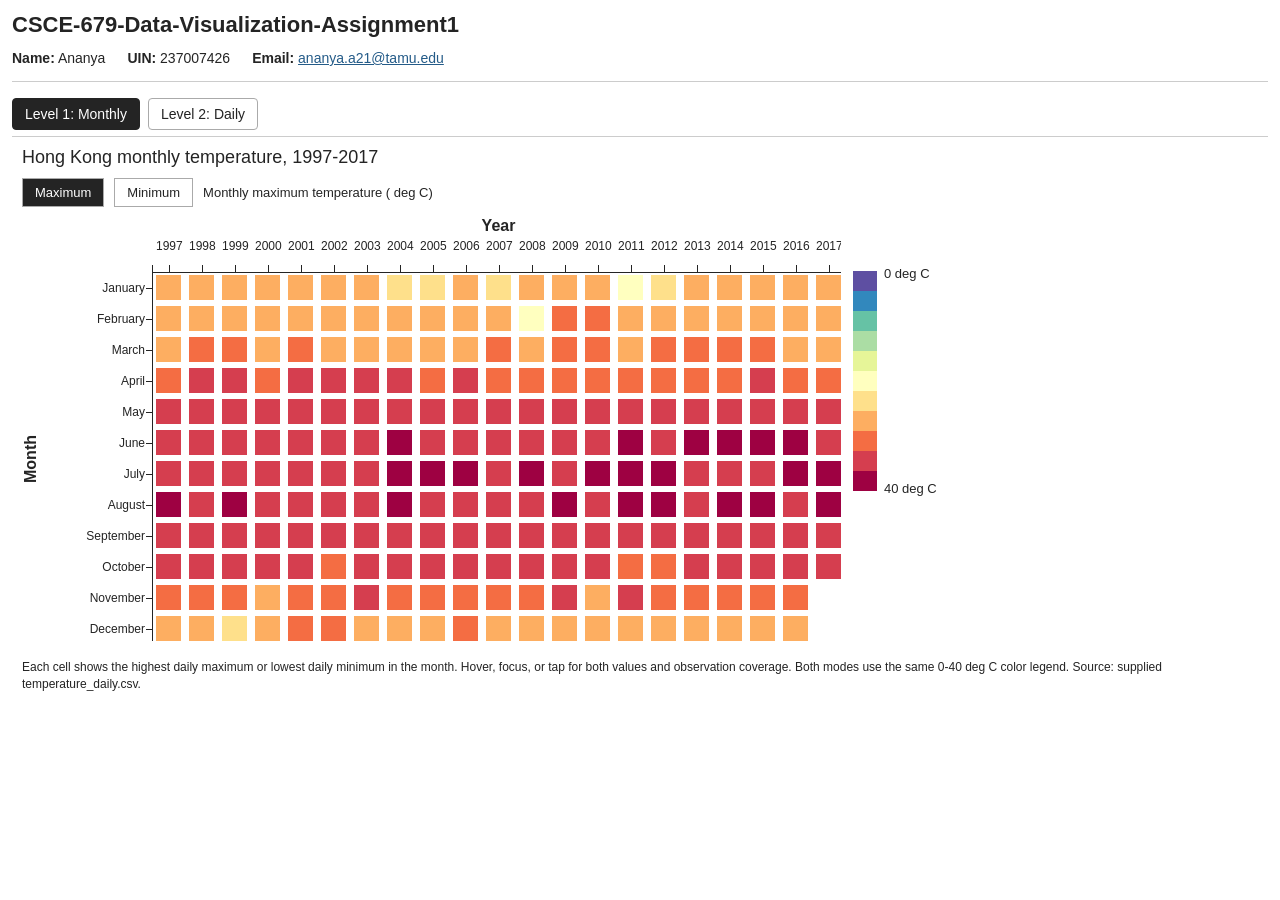
<file: temperature-matrix.html>
<!doctype html>
<html lang="en">
<head>
<meta charset="utf-8">
<meta name="viewport" content="width=device-width, initial-scale=1">
<title>Hong Kong temperature: monthly and daily views</title>
<style>
body { margin: 12px; font: 14px Arial, sans-serif; color: #242424; background: #fff; }
h1 { font-size: 21px; margin: 0 0 10px; }
.assignment-header { margin-bottom: 16px; padding-bottom: 12px; border-bottom: 1px solid #ccc; }
.assignment-header h1 { font-size: 22px; overflow-wrap: anywhere; }
.assignment-header h1 a { color: inherit; text-decoration: none; }
.assignment-header h1 a:hover { text-decoration: underline; }
.student-details { display: flex; flex-wrap: wrap; gap: 8px 22px; margin: 0; line-height: 1.5; }
.student-details a { color: #245b88; }
.tabs { display: flex; gap: 8px; flex-wrap: wrap; border-bottom: 1px solid #ccc; padding-bottom: 6px; }
.tabs button { font: inherit; padding: 7px 12px; border: 1px solid #aaa; border-radius: 4px; background: #fff; color: #242424; cursor: pointer; }
.tabs button[aria-selected="true"] { background: #242424; color: #fff; border-color: #242424; }
.tabs button:focus-visible { outline: 3px solid #4477aa; outline-offset: 3px; }
iframe { display: block; width: 100%; border: 0; min-height: 0; }
[hidden] { display: none !important; }
</style>
</head>
<body>
<header class="assignment-header">
<h1><a href="https://github.com/xiameng552180/CSCE-679-Data-Visualization-Assignment1" target="_blank" rel="noopener noreferrer">CSCE-679-Data-Visualization-Assignment1</a></h1>
<p class="student-details"><span><strong>Name:</strong> Ananya</span><span><strong>UIN:</strong> 237007426</span><span><strong>Email:</strong> <a href="mailto:ananya.a21@tamu.edu">ananya.a21@tamu.edu</a></span></p>
</header>
<div class="tabs" role="tablist" aria-label="Temperature views">
<button type="button" id="monthly-tab" role="tab" aria-controls="monthly-panel" aria-selected="true" tabindex="0">Level 1: Monthly</button>
<button type="button" id="daily-tab" role="tab" aria-controls="daily-panel" aria-selected="false" tabindex="-1">Level 2: Daily</button>
</div>
<section id="monthly-panel" role="tabpanel" aria-labelledby="monthly-tab">
<iframe title="Level 1: Monthly temperature matrix" srcdoc="&lt;!doctype html&gt;&lt;html lang=&quot;en&quot;&gt;&lt;meta charset=&quot;utf-8&quot;&gt;&lt;meta name=&quot;viewport&quot; content=&quot;width=device-width, initial-scale=1&quot;&gt;&lt;title&gt;Hong Kong monthly temperature&lt;/title&gt;&lt;style&gt;body { margin: 10px; font: 13px Arial, sans-serif; background: white; color: #242424; } button.btn { font: inherit; padding: 6px 12px; border: 1px solid #aaa; background: white; color: #242424; cursor: pointer; } button.btn[aria-pressed=&quot;true&quot;] { background: #242424; color: white; } .note { margin-top: 10px; line-height: 1.4; font-size: 12px; }&lt;/style&gt;&lt;body&gt;&lt;section id=&quot;hong-kong-temperature&quot; data-level=&quot;monthly&quot; aria-label=&quot;Hong Kong monthly temperature matrix&quot;&gt;
&lt;h2&gt;Hong Kong monthly temperature, 1997-2017&lt;/h2&gt;
&lt;div class=&quot;controls&quot;&gt;&lt;button type=&quot;button&quot; class=&quot;btn&quot; data-mode=&quot;max&quot; aria-pressed=&quot;true&quot;&gt;Maximum&lt;/button&gt;&lt;button type=&quot;button&quot; class=&quot;btn&quot; data-mode=&quot;min&quot; aria-pressed=&quot;false&quot;&gt;Minimum&lt;/button&gt;&lt;span data-current-mode aria-live=&quot;polite&quot;&gt;&lt;/span&gt;&lt;/div&gt;
&lt;div class=&quot;plot-layout&quot;&gt;&lt;div class=&quot;matrix-scroll&quot; role=&quot;region&quot; aria-label=&quot;Years across columns, months down rows&quot;&gt;&lt;div class=&quot;axis-layout&quot;&gt;&lt;div class=&quot;year-axis-title&quot;&gt;Year&lt;/div&gt;&lt;div class=&quot;rows-layout&quot;&gt;&lt;div class=&quot;vertical-month-title&quot;&gt;Month&lt;/div&gt;&lt;div class=&quot;matrix&quot; data-matrix&gt;&lt;/div&gt;&lt;/div&gt;&lt;/div&gt;&lt;/div&gt;
&lt;div class=&quot;legend&quot; data-legend aria-label=&quot;Temperature legend from 0 to 40 degrees Celsius&quot;&gt;&lt;/div&gt;&lt;/div&gt;
&lt;div class=&quot;detail&quot; data-detail role=&quot;tooltip&quot; hidden&gt;&lt;/div&gt;
&lt;script type=&quot;text/plain&quot; data-csv&gt;date,max_temperature,min_temperature
1997-01-01,25,16
1997-01-02,22,18
1997-01-03,18,17
1997-01-04,20,17
1997-01-05,19,15
1997-01-06,18,14
1997-01-07,19,14
1997-01-08,18,11
1997-01-09,16,11
1997-01-10,19,11
1997-01-11,20,12
1997-01-12,19,12
1997-01-13,19,15
1997-01-14,23,17
1997-01-15,21,17
1997-01-16,22,17
1997-01-17,21,18
1997-01-18,22,17
1997-01-19,21,17
1997-01-20,22,16
1997-01-21,23,18
1997-01-22,19,16
1997-01-23,19,13
1997-01-24,14,10
1997-01-25,13,10
1997-01-26,19,12
1997-01-27,20,13
1997-01-28,21,14
1997-01-29,22,14
1997-01-30,24,18
1997-01-31,26,17
1997-02-01,20,17
1997-02-02,20,17
1997-02-03,18,14
1997-02-04,19,14
1997-02-05,18,15
1997-02-06,17,14
1997-02-07,19,13
1997-02-08,18,13
1997-02-09,18,14
1997-02-10,17,16
1997-02-11,18,14
1997-02-12,15,13
1997-02-13,16,13
1997-02-14,16,14
1997-02-15,16,14
1997-02-16,15,13
1997-02-17,15,13
1997-02-18,18,11
1997-02-19,19,13
1997-02-20,21,14
1997-02-21,23,13
1997-02-22,21,16
1997-02-23,21,15
1997-02-24,24,16
1997-02-25,24,19
1997-02-26,26,21
1997-02-27,23,18
1997-02-28,24,17
1997-03-01,26,17
1997-03-02,22,16
1997-03-03,19,14
1997-03-04,21,14
1997-03-05,22,17
1997-03-06,26,17
1997-03-07,26,18
1997-03-08,26,19
1997-03-09,23,19
1997-03-10,26,20
1997-03-11,26,21
1997-03-12,25,20
1997-03-13,27,21
1997-03-14,26,21
1997-03-15,28,20
1997-03-16,23,21
1997-03-17,20,18
1997-03-18,20,18
1997-03-19,26,19
1997-03-20,21,17
1997-03-21,21,18
1997-03-22,23,18
1997-03-23,19,17
1997-03-24,19,16
1997-03-25,21,16
1997-03-26,26,19
1997-03-27,22,19
1997-03-28,21,19
1997-03-29,24,19
1997-03-30,26,18
1997-03-31,24,19
1997-04-01,22,19
1997-04-02,26,21
1997-04-03,27,21
1997-04-04,23,21
1997-04-05,26,20
1997-04-06,23,21
1997-04-07,22,20
1997-04-08,26,21
1997-04-09,25,22
1997-04-10,22,20
1997-04-11,28,20
1997-04-12,26,21
1997-04-13,25,22
1997-04-14,26,22
1997-04-15,29,24
1997-04-16,26,22
1997-04-17,24,21
1997-04-18,27,22
1997-04-19,26,22
1997-04-20,24,21
1997-04-21,28,22
1997-04-22,29,23
1997-04-23,25,22
1997-04-24,23,21
1997-04-25,23,19
1997-04-26,26,20
1997-04-27,27,22
1997-04-28,29,21
1997-04-29,28,24
1997-04-30,29,25
1997-05-01,29,24
1997-05-02,30,25
1997-05-03,30,25
1997-05-04,27,22
1997-05-05,27,23
1997-05-06,28,24
1997-05-07,27,24
1997-05-08,28,23
1997-05-09,27,23
1997-05-10,25,22
1997-05-11,31,24
1997-05-12,30,26
1997-05-13,31,27
1997-05-14,32,27
1997-05-15,32,27
1997-05-16,32,28
1997-05-17,29,25
1997-05-18,32,25
1997-05-19,31,26
1997-05-20,30,26
1997-05-21,27,23
1997-05-22,25,23
1997-05-23,25,22
1997-05-24,27,21
1997-05-25,30,23
1997-05-26,30,23
1997-05-27,29,22
1997-05-28,29,23
1997-05-29,29,25
1997-05-30,29,25
1997-05-31,31,26
1997-06-01,31,25
1997-06-02,32,27
1997-06-03,31,25
1997-06-04,31,24
1997-06-05,31,28
1997-06-06,32,27
1997-06-07,31,29
1997-06-08,32,29
1997-06-09,32,29
1997-06-10,31,26
1997-06-11,29,26
1997-06-12,30,27
1997-06-13,27,25
1997-06-14,29,25
1997-06-15,27,24
1997-06-16,26,23
1997-06-17,26,23
1997-06-18,26,23
1997-06-19,29,25
1997-06-20,31,26
1997-06-21,31,26
1997-06-22,29,25
1997-06-23,32,26
1997-06-24,30,25
1997-06-25,32,26
1997-06-26,30,26
1997-06-27,32,26
1997-06-28,31,27
1997-06-29,32,26
1997-06-30,30,27
1997-07-01,29,24
1997-07-02,29,25
1997-07-03,27,24
1997-07-04,30,23
1997-07-05,30,28
1997-07-06,31,26
1997-07-07,31,26
1997-07-08,30,27
1997-07-09,30,28
1997-07-10,30,26
1997-07-11,30,26
1997-07-12,32,27
1997-07-13,32,28
1997-07-14,32,27
1997-07-15,31,26
1997-07-16,30,26
1997-07-17,29,25
1997-07-18,28,25
1997-07-19,28,26
1997-07-20,31,25
1997-07-21,32,27
1997-07-22,32,28
1997-07-23,32,26
1997-07-24,32,27
1997-07-25,30,28
1997-07-26,32,28
1997-07-27,33,28
1997-07-28,33,28
1997-07-29,35,28
1997-07-30,34,29
1997-07-31,32,29
1997-08-01,31,26
1997-08-02,28,25
1997-08-03,29,25
1997-08-04,31,28
1997-08-05,33,28
1997-08-06,33,28
1997-08-07,32,26
1997-08-08,30,25
1997-08-09,31,29
1997-08-10,31,28
1997-08-11,32,25
1997-08-12,30,26
1997-08-13,29,26
1997-08-14,31,26
1997-08-15,33,27
1997-08-16,31,27
1997-08-17,33,26
1997-08-18,35,28
1997-08-19,35,29
1997-08-20,34,29
1997-08-21,30,26
1997-08-22,29,26
1997-08-23,31,27
1997-08-24,30,25
1997-08-25,31,26
1997-08-26,31,27
1997-08-27,31,25
1997-08-28,35,28
1997-08-29,37,28
1997-08-30,34,30
1997-08-31,32,29
1997-09-01,33,28
1997-09-02,31,29
1997-09-03,30,27
1997-09-04,31,27
1997-09-05,33,26
1997-09-06,32,28
1997-09-07,28,25
1997-09-08,29,25
1997-09-09,31,25
1997-09-10,32,26
1997-09-11,32,26
1997-09-12,32,26
1997-09-13,32,27
1997-09-14,32,24
1997-09-15,30,26
1997-09-16,31,26
1997-09-17,31,25
1997-09-18,30,24
1997-09-19,30,25
1997-09-20,30,27
1997-09-21,25,20
1997-09-22,27,22
1997-09-23,27,23
1997-09-24,28,25
1997-09-25,30,25
1997-09-26,29,25
1997-09-27,28,23
1997-09-28,23,20
1997-09-29,23,20
1997-09-30,25,22
1997-10-01,29,24
1997-10-02,30,26
1997-10-03,28,25
1997-10-04,31,26
1997-10-05,31,26
1997-10-06,29,25
1997-10-07,30,26
1997-10-08,28,26
1997-10-09,28,25
1997-10-10,30,24
1997-10-11,30,26
1997-10-12,29,26
1997-10-13,30,26
1997-10-14,30,25
1997-10-15,31,25
1997-10-16,31,26
1997-10-17,29,24
1997-10-18,28,24
1997-10-19,31,26
1997-10-20,31,25
1997-10-21,32,25
1997-10-22,30,26
1997-10-23,30,26
1997-10-24,30,26
1997-10-25,29,26
1997-10-26,29,25
1997-10-27,27,21
1997-10-28,24,19
1997-10-29,28,20
1997-10-30,28,21
1997-10-31,26,20
1997-11-01,25,19
1997-11-02,27,19
1997-11-03,28,21
1997-11-04,28,22
1997-11-05,26,20
1997-11-06,24,19
1997-11-07,26,20
1997-11-08,26,21
1997-11-09,25,22
1997-11-10,26,22
1997-11-11,28,23
1997-11-12,29,24
1997-11-13,31,22
1997-11-14,29,21
1997-11-15,31,23
1997-11-16,29,20
1997-11-17,22,17
1997-11-18,21,16
1997-11-19,24,18
1997-11-20,27,21
1997-11-21,29,21
1997-11-22,29,21
1997-11-23,25,23
1997-11-24,25,22
1997-11-25,29,24
1997-11-26,29,26
1997-11-27,27,25
1997-11-28,28,24
1997-11-29,27,22
1997-11-30,23,21
1997-12-01,27,18
1997-12-02,18,15
1997-12-03,19,15
1997-12-04,24,16
1997-12-05,23,20
1997-12-06,26,22
1997-12-07,26,17
1997-12-08,19,13
1997-12-09,19,12
1997-12-10,18,13
1997-12-11,18,13
1997-12-12,17,14
1997-12-13,19,14
1997-12-14,21,15
1997-12-15,24,15
1997-12-16,25,17
1997-12-17,27,17
1997-12-18,24,19
1997-12-19,25,20
1997-12-20,27,20
1997-12-21,23,21
1997-12-22,21,17
1997-12-23,19,14
1997-12-24,18,14
1997-12-25,22,17
1997-12-26,22,19
1997-12-27,22,18
1997-12-28,24,19
1997-12-29,24,18
1997-12-30,27,17
1997-12-31,22,20
1998-01-01,27,19
1998-01-02,22,19
1998-01-03,23,20
1998-01-04,26,18
1998-01-05,19,15
1998-01-06,20,17
1998-01-07,22,18
1998-01-08,27,18
1998-01-09,23,20
1998-01-10,25,20
1998-01-11,27,20
1998-01-12,20,16
1998-01-13,23,18
1998-01-14,25,18
1998-01-15,18,13
1998-01-16,19,13
1998-01-17,19,13
1998-01-18,17,10
1998-01-19,13,10
1998-01-20,15,13
1998-01-21,16,13
1998-01-22,19,16
1998-01-23,20,12
1998-01-24,13,9
1998-01-25,13,11
1998-01-26,15,11
1998-01-27,17,15
1998-01-28,20,13
1998-01-29,15,13
1998-01-30,18,14
1998-01-31,20,15
1998-02-01,23,17
1998-02-02,20,16
1998-02-03,23,18
1998-02-04,19,10
1998-02-05,11,9
1998-02-06,12,9
1998-02-07,18,10
1998-02-08,19,10
1998-02-09,21,15
1998-02-10,24,18
1998-02-11,22,17
1998-02-12,26,18
1998-02-13,25,20
1998-02-14,24,19
1998-02-15,21,18
1998-02-16,23,17
1998-02-17,25,19
1998-02-18,20,18
1998-02-19,26,19
1998-02-20,27,22
1998-02-21,22,16
1998-02-22,17,14
1998-02-23,17,14
1998-02-24,18,14
1998-02-25,20,14
1998-02-26,17,14
1998-02-27,18,14
1998-02-28,16,14
1998-03-01,17,15
1998-03-02,18,15
1998-03-03,21,16
1998-03-04,21,17
1998-03-05,24,16
1998-03-06,20,17
1998-03-07,21,18
1998-03-08,21,19
1998-03-09,26,22
1998-03-10,24,13
1998-03-11,17,13
1998-03-12,17,13
1998-03-13,20,15
1998-03-14,19,18
1998-03-15,20,17
1998-03-16,21,17
1998-03-17,21,18
1998-03-18,21,17
1998-03-19,25,18
1998-03-20,27,20
1998-03-21,22,14
1998-03-22,17,12
1998-03-23,23,16
1998-03-24,24,17
1998-03-25,25,19
1998-03-26,24,20
1998-03-27,29,21
1998-03-28,28,21
1998-03-29,28,22
1998-03-30,27,21
1998-03-31,28,21
1998-04-01,29,22
1998-04-02,27,21
1998-04-03,23,19
1998-04-04,25,20
1998-04-05,29,21
1998-04-06,28,22
1998-04-07,28,21
1998-04-08,29,22
1998-04-09,29,23
1998-04-10,30,24
1998-04-11,29,24
1998-04-12,27,22
1998-04-13,28,23
1998-04-14,27,23
1998-04-15,28,23
1998-04-16,28,21
1998-04-17,33,21
1998-04-18,31,23
1998-04-19,27,23
1998-04-20,26,21
1998-04-21,27,23
1998-04-22,29,24
1998-04-23,29,27
1998-04-24,29,27
1998-04-25,29,25
1998-04-26,29,22
1998-04-27,25,23
1998-04-28,27,24
1998-04-29,28,24
1998-04-30,28,24
1998-05-01,31,26
1998-05-02,30,23
1998-05-03,27,23
1998-05-04,29,24
1998-05-05,29,25
1998-05-06,31,24
1998-05-07,31,26
1998-05-08,31,27
1998-05-09,31,27
1998-05-10,31,27
1998-05-11,33,27
1998-05-12,32,27
1998-05-13,32,28
1998-05-14,32,27
1998-05-15,29,24
1998-05-16,32,26
1998-05-17,29,26
1998-05-18,31,26
1998-05-19,28,26
1998-05-20,30,26
1998-05-21,28,26
1998-05-22,29,26
1998-05-23,30,27
1998-05-24,28,23
1998-05-25,26,21
1998-05-26,27,21
1998-05-27,28,25
1998-05-28,31,24
1998-05-29,32,27
1998-05-30,28,25
1998-05-31,28,25
1998-06-01,31,27
1998-06-02,31,27
1998-06-03,31,27
1998-06-04,29,25
1998-06-05,29,25
1998-06-06,26,23
1998-06-07,25,22
1998-06-08,28,23
1998-06-09,29,24
1998-06-10,29,25
1998-06-11,30,25
1998-06-12,31,29
1998-06-13,32,29
1998-06-14,33,29
1998-06-15,33,29
1998-06-16,33,29
1998-06-17,33,30
1998-06-18,33,30
1998-06-19,31,27
1998-06-20,32,29
1998-06-21,33,29
1998-06-22,31,28
1998-06-23,31,26
1998-06-24,31,28
1998-06-25,31,29
1998-06-26,32,26
1998-06-27,29,27
1998-06-28,32,26
1998-06-29,33,27
1998-06-30,33,28
1998-07-01,33,26
1998-07-02,30,26
1998-07-03,29,25
1998-07-04,30,24
1998-07-05,30,25
1998-07-06,31,25
1998-07-07,31,26
1998-07-08,31,27
1998-07-09,31,26
1998-07-10,33,26
1998-07-11,33,28
1998-07-12,32,28
1998-07-13,31,24
1998-07-14,33,27
1998-07-15,33,28
1998-07-16,33,29
1998-07-17,34,29
1998-07-18,34,29
1998-07-19,34,29
1998-07-20,33,29
1998-07-21,34,30
1998-07-22,33,29
1998-07-23,33,30
1998-07-24,33,30
1998-07-25,34,30
1998-07-26,34,29
1998-07-27,34,29
1998-07-28,34,29
1998-07-29,34,29
1998-07-30,33,29
1998-07-31,34,29
1998-08-01,34,29
1998-08-02,34,28
1998-08-03,35,30
1998-08-04,34,29
1998-08-05,33,30
1998-08-06,32,28
1998-08-07,30,26
1998-08-08,33,27
1998-08-09,34,27
1998-08-10,30,27
1998-08-11,29,26
1998-08-12,32,27
1998-08-13,33,28
1998-08-14,34,28
1998-08-15,33,28
1998-08-16,34,28
1998-08-17,33,27
1998-08-18,35,29
1998-08-19,35,28
1998-08-20,33,28
1998-08-21,35,29
1998-08-22,33,28
1998-08-23,31,28
1998-08-24,33,28
1998-08-25,34,28
1998-08-26,34,29
1998-08-27,32,26
1998-08-28,33,26
1998-08-29,34,28
1998-08-30,33,26
1998-08-31,31,25
1998-09-01,29,26
1998-09-02,30,27
1998-09-03,31,27
1998-09-04,31,27
1998-09-05,32,27
1998-09-06,31,25
1998-09-07,32,26
1998-09-08,32,27
1998-09-09,31,27
1998-09-10,30,26
1998-09-11,31,26
1998-09-12,28,26
1998-09-13,30,26
1998-09-14,32,26
1998-09-15,34,28
1998-09-16,33,28
1998-09-17,33,28
1998-09-18,32,28
1998-09-19,32,26
1998-09-20,31,25
1998-09-21,32,26
1998-09-22,31,25
1998-09-23,32,26
1998-09-24,32,27
1998-09-25,33,27
1998-09-26,32,27
1998-09-27,32,27
1998-09-28,31,26
1998-09-29,30,25
1998-09-30,30,24
1998-10-01,31,25
1998-10-02,32,26
1998-10-03,32,26
1998-10-04,28,26
1998-10-05,28,26
1998-10-06,31,26
1998-10-07,30,26
1998-10-08,33,26
1998-10-09,28,25
1998-10-10,27,25
1998-10-11,29,26
1998-10-12,32,26
1998-10-13,31,26
1998-10-14,32,26
1998-10-15,29,24
1998-10-16,30,25
1998-10-17,30,24
1998-10-18,28,21
1998-10-19,30,24
1998-10-20,29,25
1998-10-21,27,23
1998-10-22,29,23
1998-10-23,30,23
1998-10-24,30,24
1998-10-25,28,23
1998-10-26,25,22
1998-10-27,28,22
1998-10-28,27,23
1998-10-29,28,23
1998-10-30,29,24
1998-10-31,28,24
1998-11-01,28,25
1998-11-02,25,21
1998-11-03,26,21
1998-11-04,27,21
1998-11-05,27,24
1998-11-06,27,22
1998-11-07,27,20
1998-11-08,26,21
1998-11-09,28,19
1998-11-10,27,20
1998-11-11,26,21
1998-11-12,26,19
1998-11-13,26,21
1998-11-14,27,21
1998-11-15,29,24
1998-11-16,30,25
1998-11-17,29,23
1998-11-18,26,22
1998-11-19,25,20
1998-11-20,25,20
1998-11-21,26,21
1998-11-22,25,19
1998-11-23,24,19
1998-11-24,25,19
1998-11-25,25,21
1998-11-26,21,18
1998-11-27,22,20
1998-11-28,22,19
1998-11-29,24,21
1998-11-30,26,22
1998-12-01,28,23
1998-12-02,27,23
1998-12-03,24,15
1998-12-04,16,14
1998-12-05,21,15
1998-12-06,21,17
1998-12-07,20,15
1998-12-08,20,15
1998-12-09,20,14
1998-12-10,20,14
1998-12-11,19,14
1998-12-12,20,14
1998-12-13,20,16
1998-12-14,17,14
1998-12-15,18,15
1998-12-16,20,16
1998-12-17,22,15
1998-12-18,23,19
1998-12-19,20,17
1998-12-20,22,19
1998-12-21,25,20
1998-12-22,25,18
1998-12-23,24,18
1998-12-24,22,18
1998-12-25,21,16
1998-12-26,21,16
1998-12-27,22,16
1998-12-28,22,17
1998-12-29,22,18
1998-12-30,23,18
1998-12-31,24,18
1999-01-01,21,17
1999-01-02,20,15
1999-01-03,19,13
1999-01-04,21,14
1999-01-05,20,14
1999-01-06,21,13
1999-01-07,19,14
1999-01-08,19,12
1999-01-09,18,15
1999-01-10,18,14
1999-01-11,17,14
1999-01-12,15,9
1999-01-13,13,9
1999-01-14,13,10
1999-01-15,13,9
1999-01-16,15,10
1999-01-17,16,12
1999-01-18,17,12
1999-01-19,22,15
1999-01-20,20,16
1999-01-21,19,15
1999-01-22,22,17
1999-01-23,23,18
1999-01-24,23,19
1999-01-25,23,19
1999-01-26,23,18
1999-01-27,23,19
1999-01-28,26,19
1999-01-29,22,19
1999-01-30,22,18
1999-01-31,25,19
1999-02-01,26,21
1999-02-02,22,18
1999-02-03,20,14
1999-02-04,18,12
1999-02-05,20,13
1999-02-06,21,14
1999-02-07,21,15
1999-02-08,22,16
1999-02-09,24,17
1999-02-10,26,19
1999-02-11,26,17
1999-02-12,22,17
1999-02-13,21,16
1999-02-14,22,16
1999-02-15,24,17
1999-02-16,24,18
1999-02-17,24,19
1999-02-18,25,19
1999-02-19,19,14
1999-02-20,14,12
1999-02-21,15,12
1999-02-22,18,13
1999-02-23,23,17
1999-02-24,25,16
1999-02-25,24,18
1999-02-26,28,21
1999-02-27,25,19
1999-02-28,22,18
1999-03-01,23,18
1999-03-02,25,19
1999-03-03,26,19
1999-03-04,27,20
1999-03-05,27,19
1999-03-06,27,19
1999-03-07,27,22
1999-03-08,24,20
1999-03-09,24,20
1999-03-10,26,16
1999-03-11,15,13
1999-03-12,16,13
1999-03-13,17,15
1999-03-14,17,16
1999-03-15,19,16
1999-03-16,20,15
1999-03-17,24,19
1999-03-18,29,24
1999-03-19,28,26
1999-03-20,28,25
1999-03-21,23,14
1999-03-22,16,12
1999-03-23,19,14
1999-03-24,24,19
1999-03-25,28,21
1999-03-26,28,25
1999-03-27,31,23
1999-03-28,23,20
1999-03-29,21,17
1999-03-30,21,15
1999-03-31,25,18
1999-04-01,28,21
1999-04-02,29,23
1999-04-03,25,20
1999-04-04,23,20
1999-04-05,24,19
1999-04-06,28,18
1999-04-07,28,21
1999-04-08,26,21
1999-04-09,27,23
1999-04-10,30,23
1999-04-11,26,23
1999-04-12,28,23
1999-04-13,30,23
1999-04-14,25,22
1999-04-15,27,21
1999-04-16,29,24
1999-04-17,31,26
1999-04-18,31,28
1999-04-19,26,24
1999-04-20,28,24
1999-04-21,29,23
1999-04-22,29,23
1999-04-23,30,24
1999-04-24,29,27
1999-04-25,31,27
1999-04-26,32,27
1999-04-27,28,24
1999-04-28,26,23
1999-04-29,23,20
1999-04-30,23,19
1999-05-01,25,21
1999-05-02,25,23
1999-05-03,30,23
1999-05-04,30,24
1999-05-05,26,21
1999-05-06,22,18
1999-05-07,26,18
1999-05-08,23,19
1999-05-09,21,18
1999-05-10,27,19
1999-05-11,30,21
1999-05-12,28,24
1999-05-13,29,23
1999-05-14,29,24
1999-05-15,30,25
1999-05-16,31,26
1999-05-17,32,28
1999-05-18,32,25
1999-05-19,26,24
1999-05-20,28,25
1999-05-21,27,25
1999-05-22,30,26
1999-05-23,32,26
1999-05-24,32,28
1999-05-25,31,27
1999-05-26,32,25
1999-05-27,25,22
1999-05-28,24,22
1999-05-29,26,22
1999-05-30,29,25
1999-05-31,31,26
1999-06-01,32,27
1999-06-02,33,27
1999-06-03,33,26
1999-06-04,33,28
1999-06-05,33,27
1999-06-06,35,28
1999-06-07,30,26
1999-06-08,31,27
1999-06-09,32,28
1999-06-10,31,27
1999-06-11,32,28
1999-06-12,33,28
1999-06-13,33,28
1999-06-14,33,28
1999-06-15,32,28
1999-06-16,32,28
1999-06-17,30,26
1999-06-18,32,28
1999-06-19,32,27
1999-06-20,32,27
1999-06-21,30,27
1999-06-22,31,28
1999-06-23,31,25
1999-06-24,33,29
1999-06-25,32,29
1999-06-26,32,29
1999-06-27,33,28
1999-06-28,33,28
1999-06-29,33,28
1999-06-30,33,28
1999-07-01,32,28
1999-07-02,33,28
1999-07-03,32,27
1999-07-04,30,26
1999-07-05,30,26
1999-07-06,31,26
1999-07-07,32,27
1999-07-08,31,26
1999-07-09,30,26
1999-07-10,32,29
1999-07-11,33,29
1999-07-12,32,29
1999-07-13,33,28
1999-07-14,34,29
1999-07-15,32,29
1999-07-16,32,28
1999-07-17,32,28
1999-07-18,32,29
1999-07-19,34,29
1999-07-20,34,29
1999-07-21,34,29
1999-07-22,34,29
1999-07-23,31,29
1999-07-24,34,28
1999-07-25,35,29
1999-07-26,33,27
1999-07-27,31,26
1999-07-28,33,27
1999-07-29,33,28
1999-07-30,34,29
1999-07-31,34,29
1999-08-01,34,28
1999-08-02,34,27
1999-08-03,32,28
1999-08-04,33,28
1999-08-05,32,26
1999-08-06,33,26
1999-08-07,33,29
1999-08-08,33,26
1999-08-09,31,27
1999-08-10,31,26
1999-08-11,30,26
1999-08-12,29,27
1999-08-13,29,27
1999-08-14,32,27
1999-08-15,32,28
1999-08-16,33,28
1999-08-17,33,28
1999-08-18,33,27
1999-08-19,34,27
1999-08-20,35,27
1999-08-21,36,27
1999-08-22,29,25
1999-08-23,26,25
1999-08-24,28,24
1999-08-25,28,25
1999-08-26,31,26
1999-08-27,31,27
1999-08-28,29,27
1999-08-29,30,27
1999-08-30,32,28
1999-08-31,31,27
1999-09-01,32,26
1999-09-02,32,27
1999-09-03,31,27
1999-09-04,33,28
1999-09-05,32,28
1999-09-06,33,28
1999-09-07,33,28
1999-09-08,32,27
1999-09-09,31,27
1999-09-10,32,27
1999-09-11,33,27
1999-09-12,34,28
1999-09-13,34,29
1999-09-14,34,28
1999-09-15,32,28
1999-09-16,28,24
1999-09-17,28,24
1999-09-18,32,27
1999-09-19,31,27
1999-09-20,30,26
1999-09-21,29,26
1999-09-22,29,24
1999-09-23,29,23
1999-09-24,31,23
1999-09-25,28,25
1999-09-26,26,23
1999-09-27,29,25
1999-09-28,29,26
1999-09-29,30,26
1999-09-30,31,26
1999-10-01,30,27
1999-10-02,31,26
1999-10-03,32,25
1999-10-04,28,24
1999-10-05,29,24
1999-10-06,29,25
1999-10-07,30,25
1999-10-08,29,25
1999-10-09,28,26
1999-10-10,32,25
1999-10-11,31,26
1999-10-12,31,27
1999-10-13,31,27
1999-10-14,33,27
1999-10-15,31,27
1999-10-16,32,25
1999-10-17,27,22
1999-10-18,26,20
1999-10-19,26,22
1999-10-20,29,23
1999-10-21,29,25
1999-10-22,29,25
1999-10-23,29,25
1999-10-24,28,22
1999-10-25,29,24
1999-10-26,29,24
1999-10-27,29,24
1999-10-28,29,24
1999-10-29,29,24
1999-10-30,27,25
1999-10-31,29,25
1999-11-01,28,21
1999-11-02,24,18
1999-11-03,25,18
1999-11-04,26,20
1999-11-05,28,23
1999-11-06,27,24
1999-11-07,29,24
1999-11-08,28,23
1999-11-09,25,22
1999-11-10,27,23
1999-11-11,27,23
1999-11-12,25,21
1999-11-13,25,22
1999-11-14,26,22
1999-11-15,27,21
1999-11-16,25,19
1999-11-17,23,18
1999-11-18,21,16
1999-11-19,23,19
1999-11-20,24,19
1999-11-21,25,20
1999-11-22,26,22
1999-11-23,29,20
1999-11-24,28,21
1999-11-25,28,20
1999-11-26,26,21
1999-11-27,26,21
1999-11-28,24,14
1999-11-29,18,12
1999-11-30,20,14
1999-12-01,22,17
1999-12-02,23,17
1999-12-03,20,16
1999-12-04,19,16
1999-12-05,20,17
1999-12-06,18,14
1999-12-07,19,15
1999-12-08,20,14
1999-12-09,21,15
1999-12-10,22,15
1999-12-11,23,16
1999-12-12,21,19
1999-12-13,23,19
1999-12-14,23,19
1999-12-15,21,17
1999-12-16,20,16
1999-12-17,17,15
1999-12-18,16,13
1999-12-19,17,13
1999-12-20,15,10
1999-12-21,14,7
1999-12-22,11,6
1999-12-23,12,5
1999-12-24,16,7
1999-12-25,16,9
1999-12-26,18,10
1999-12-27,19,15
1999-12-28,22,16
1999-12-29,19,14
1999-12-30,23,14
1999-12-31,24,14
2000-01-01,23,14
2000-01-02,24,16
2000-01-03,24,18
2000-01-04,23,18
2000-01-05,25,19
2000-01-06,25,18
2000-01-07,21,18
2000-01-08,22,17
2000-01-09,22,18
2000-01-10,24,18
2000-01-11,22,19
2000-01-12,24,19
2000-01-13,20,17
2000-01-14,20,18
2000-01-15,23,18
2000-01-16,23,18
2000-01-17,18,13
2000-01-18,13,11
2000-01-19,15,9
2000-01-20,18,11
2000-01-21,17,14
2000-01-22,20,17
2000-01-23,20,16
2000-01-24,19,18
2000-01-25,17,10
2000-01-26,11,8
2000-01-27,13,7
2000-01-28,16,8
2000-01-29,17,13
2000-01-30,18,10
2000-01-31,14,10
2000-02-01,12,8
2000-02-02,14,8
2000-02-03,16,12
2000-02-04,18,15
2000-02-05,21,15
2000-02-06,18,13
2000-02-07,19,13
2000-02-08,17,12
2000-02-09,19,14
2000-02-10,20,14
2000-02-11,22,18
2000-02-12,22,16
2000-02-13,23,17
2000-02-14,22,16
2000-02-15,20,16
2000-02-16,20,15
2000-02-17,19,16
2000-02-18,21,17
2000-02-19,24,19
2000-02-20,25,16
2000-02-21,16,13
2000-02-22,16,14
2000-02-23,15,15
2000-03-28,22,22
2000-03-29,28,20
2000-03-30,26,19
2000-03-31,27,22
2000-04-01,29,24
2000-04-02,26,22
2000-04-03,26,21
2000-04-04,23,20
2000-04-05,24,21
2000-04-06,22,20
2000-04-07,23,20
2000-04-08,25,21
2000-04-09,27,21
2000-04-10,26,23
2000-04-11,24,21
2000-04-12,26,21
2000-04-13,25,23
2000-04-14,27,22
2000-04-15,25,22
2000-04-16,26,19
2000-04-17,26,20
2000-04-18,29,22
2000-04-19,28,24
2000-04-20,27,27
2000-04-23,28,24
2000-04-24,25,24
2000-04-27,25,25
2000-04-28,22,22
2000-04-29,27,27
2000-05-01,32,27
2000-05-02,28,25
2000-05-03,25,25
2000-05-04,28,22
2000-05-05,30,23
2000-05-06,30,24
2000-05-07,30,24
2000-05-08,28,25
2000-05-09,29,25
2000-05-10,26,24
2000-05-11,29,24
2000-05-12,30,25
2000-05-13,31,25
2000-05-14,30,25
2000-05-15,33,27
2000-05-16,33,25
2000-05-17,32,26
2000-05-18,30,26
2000-05-19,26,22
2000-05-20,30,22
2000-05-21,28,25
2000-05-22,31,25
2000-05-23,29,25
2000-05-24,28,25
2000-05-25,31,26
2000-05-26,32,28
2000-05-27,32,28
2000-05-28,32,27
2000-05-29,32,28
2000-05-30,33,28
2000-05-31,32,28
2000-06-01,30,29
2000-06-10,33,33
2000-06-11,32,30
2000-06-12,30,23
2000-06-13,25,22
2000-06-14,29,23
2000-06-15,30,25
2000-06-16,31,24
2000-06-17,29,25
2000-06-18,28,25
2000-06-19,31,25
2000-06-20,29,26
2000-06-21,32,28
2000-06-22,32,27
2000-06-23,32,28
2000-06-24,32,29
2000-06-25,31,27
2000-06-26,32,28
2000-06-27,33,28
2000-06-28,34,27
2000-06-29,34,27
2000-06-30,34,28
2000-07-01,34,27
2000-07-02,34,28
2000-07-03,33,25
2000-07-04,33,27
2000-07-05,32,29
2000-07-06,31,28
2000-07-07,33,27
2000-07-08,33,28
2000-07-09,33,27
2000-07-10,34,27
2000-07-11,32,28
2000-07-12,33,28
2000-07-13,34,28
2000-07-14,33,29
2000-07-15,34,28
2000-07-16,32,27
2000-07-17,29,26
2000-07-18,29,26
2000-07-19,29,26
2000-07-20,29,26
2000-07-21,29,27
2000-07-22,32,27
2000-07-23,32,26
2000-07-24,33,28
2000-07-25,34,28
2000-07-26,34,29
2000-07-27,34,29
2000-07-28,34,29
2000-07-29,35,29
2000-07-30,34,29
2000-07-31,34,29
2000-08-01,29,26
2000-08-02,29,25
2000-08-03,29,25
2000-08-04,29,25
2000-08-05,28,26
2000-08-06,31,26
2000-08-07,32,26
2000-08-08,32,26
2000-08-09,33,27
2000-08-10,34,28
2000-08-11,35,29
2000-08-12,30,29
2000-08-27,28,26
2000-09-01,31,26
2000-09-02,30,26
2000-09-03,33,27
2000-09-04,33,27
2000-09-05,33,27
2000-09-06,32,27
2000-09-07,33,27
2000-09-08,30,27
2000-09-09,32,26
2000-09-10,30,24
2000-09-11,31,24
2000-09-12,32,26
2000-09-13,30,25
2000-09-14,30,25
2000-09-15,31,25
2000-09-16,31,25
2000-09-17,31,25
2000-09-18,31,26
2000-09-19,32,26
2000-09-20,29,25
2000-09-21,32,27
2000-09-22,32,26
2000-09-23,32,27
2000-09-24,31,26
2000-09-25,32,26
2000-09-26,32,27
2000-09-27,32,27
2000-09-28,32,27
2000-09-29,31,27
2000-09-30,31,26
2000-10-01,32,26
2000-10-02,33,26
2000-10-03,32,26
2000-10-04,31,26
2000-10-05,32,27
2000-10-06,30,27
2000-10-07,31,27
2000-10-08,33,26
2000-10-09,33,27
2000-10-10,33,27
2000-10-11,32,28
2000-10-12,30,26
2000-10-13,27,21
2000-10-14,22,20
2000-10-15,25,20
2000-10-16,28,21
2000-10-17,29,22
2000-10-18,27,24
2000-10-19,26,22
2000-10-20,26,24
2000-10-21,27,25
2000-10-22,30,26
2000-10-23,31,27
2000-10-24,31,25
2000-10-25,31,27
2000-10-26,30,27
2000-10-27,30,25
2000-10-28,28,25
2000-10-29,27,21
2000-10-30,24,19
2000-10-31,24,19
2000-11-01,25,19
2000-11-02,23,17
2000-11-03,24,16
2000-11-04,24,21
2000-11-05,26,21
2000-11-06,26,22
2000-11-07,25,22
2000-11-08,27,24
2000-11-09,25,23
2000-11-10,26,22
2000-11-11,24,17
2000-11-12,17,14
2000-11-13,20,13
2000-11-14,24,19
2000-11-15,27,21
2000-11-16,24,18
2000-11-17,20,17
2000-11-18,23,17
2000-11-19,22,19
2000-11-20,20,14
2000-11-21,17,14
2000-11-22,20,14
2000-11-23,22,16
2000-11-24,25,21
2000-11-25,28,21
2000-11-26,26,22
2000-11-27,28,21
2000-11-28,25,22
2000-11-29,25,20
2000-11-30,27,20
2000-12-01,26,20
2000-12-02,25,20
2000-12-03,21,17
2000-12-04,20,15
2000-12-05,22,17
2000-12-06,24,19
2000-12-07,25,19
2000-12-08,25,20
2000-12-09,25,19
2000-12-10,26,19
2000-12-11,24,19
2000-12-12,18,14
2000-12-13,13,11
2000-12-14,18,12
2000-12-15,20,14
2000-12-16,23,18
2000-12-17,24,20
2000-12-18,24,19
2000-12-19,23,21
2000-12-20,23,18
2000-12-21,17,12
2000-12-22,17,12
2000-12-23,19,12
2000-12-24,22,14
2000-12-25,23,15
2000-12-26,23,17
2000-12-27,23,19
2000-12-28,24,17
2000-12-29,21,17
2000-12-30,20,15
2000-12-31,20,13
2001-01-01,21,12
2001-01-02,22,16
2001-01-03,23,18
2001-01-04,21,18
2001-01-05,23,18
2001-01-06,23,19
2001-01-07,24,17
2001-01-08,24,17
2001-01-09,22,14
2001-01-10,16,12
2001-01-11,17,13
2001-01-12,22,17
2001-01-13,19,15
2001-01-14,20,13
2001-01-15,16,12
2001-01-16,18,13
2001-01-17,20,15
2001-01-18,25,16
2001-01-19,25,19
2001-01-20,25,17
2001-01-21,22,19
2001-01-22,25,19
2001-01-23,23,18
2001-01-24,22,18
2001-01-25,25,15
2001-01-26,14,11
2001-01-27,13,10
2001-01-28,13,10
2001-01-29,16,12
2001-01-30,18,15
2001-01-31,20,16
2001-02-01,18,14
2001-02-02,14,11
2001-02-03,16,13
2001-02-04,15,13
2001-02-05,19,15
2001-02-06,24,17
2001-02-07,22,17
2001-02-08,16,14
2001-02-09,17,14
2001-02-10,16,13
2001-02-11,21,14
2001-02-12,24,16
2001-02-13,21,15
2001-02-14,16,10
2001-02-15,19,12
2001-02-16,20,15
2001-02-17,21,15
2001-02-18,24,17
2001-02-19,25,16
2001-02-20,26,18
2001-02-21,25,19
2001-02-22,26,18
2001-02-23,27,18
2001-02-24,26,19
2001-02-25,20,12
2001-02-26,17,12
2001-02-27,21,17
2001-02-28,18,17
2001-03-01,21,14
2001-03-02,21,17
2001-03-03,23,18
2001-03-04,24,17
2001-03-05,24,17
2001-03-06,26,20
2001-03-07,25,19
2001-03-08,19,15
2001-03-09,20,15
2001-03-10,19,18
2001-03-11,19,17
2001-03-12,21,16
2001-03-13,22,17
2001-03-14,26,19
2001-03-15,26,20
2001-03-16,27,22
2001-03-17,28,22
2001-03-18,25,21
2001-03-19,28,20
2001-03-20,27,22
2001-03-21,26,20
2001-03-22,27,21
2001-03-23,28,23
2001-03-24,29,25
2001-03-25,27,21
2001-03-26,21,19
2001-03-27,21,20
2001-03-28,24,19
2001-03-29,22,18
2001-03-30,25,18
2001-03-31,25,21
2001-04-01,23,20
2001-04-02,27,21
2001-04-03,29,22
2001-04-04,25,19
2001-04-05,23,19
2001-04-06,23,20
2001-04-07,24,20
2001-04-08,28,23
2001-04-09,27,23
2001-04-10,24,22
2001-04-11,23,15
2001-04-12,22,15
2001-04-13,22,19
2001-04-14,22,20
2001-04-15,27,20
2001-04-16,27,21
2001-04-17,27,23
2001-04-18,28,23
2001-04-19,26,22
2001-04-20,30,25
2001-04-21,28,24
2001-04-22,24,21
2001-04-23,23,20
2001-04-24,26,21
2001-04-25,22,20
2001-04-26,27,21
2001-04-27,27,22
2001-04-28,30,24
2001-04-29,32,26
2001-04-30,33,26
2001-05-01,28,24
2001-05-02,27,24
2001-05-03,26,24
2001-05-04,29,24
2001-05-05,31,25
2001-05-06,32,27
2001-05-07,32,28
2001-05-08,32,27
2001-05-09,32,23
2001-05-10,27,23
2001-05-11,28,24
2001-05-12,29,24
2001-05-13,30,23
2001-05-14,30,25
2001-05-15,31,26
2001-05-16,30,26
2001-05-17,28,26
2001-05-18,29,25
2001-05-19,29,26
2001-05-20,32,27
2001-05-21,32,25
2001-05-22,30,26
2001-05-23,31,26
2001-05-24,31,26
2001-05-25,31,27
2001-05-26,33,27
2001-05-27,32,26
2001-05-28,31,27
2001-05-29,31,27
2001-05-30,30,25
2001-05-31,31,25
2001-06-01,30,26
2001-06-02,29,26
2001-06-03,31,26
2001-06-04,33,28
2001-06-05,32,25
2001-06-06,30,26
2001-06-07,28,24
2001-06-08,28,25
2001-06-09,28,25
2001-06-10,32,28
2001-06-11,28,24
2001-06-12,31,25
2001-06-13,32,24
2001-06-14,29,25
2001-06-15,31,26
2001-06-16,31,26
2001-06-17,32,27
2001-06-18,32,28
2001-06-19,34,28
2001-06-20,33,29
2001-06-21,33,29
2001-06-22,34,28
2001-06-23,35,27
2001-06-24,32,27
2001-06-25,30,26
2001-06-26,29,26
2001-06-27,29,25
2001-06-28,32,27
2001-06-29,33,28
2001-06-30,32,26
2001-07-01,30,27
2001-07-02,30,27
2001-07-03,32,28
2001-07-04,33,25
2001-07-05,34,27
2001-07-06,28,26
2001-07-07,30,28
2001-07-08,32,27
2001-07-09,33,27
2001-07-10,33,27
2001-07-11,33,28
2001-07-12,32,29
2001-07-13,30,25
2001-07-14,31,28
2001-07-15,29,24
2001-07-16,32,26
2001-07-17,29,24
2001-07-18,31,25
2001-07-19,30,27
2001-07-20,31,27
2001-07-21,30,25
2001-07-22,31,27
2001-07-23,33,27
2001-07-24,33,26
2001-07-25,29,26
2001-07-26,29,27
2001-07-27,32,27
2001-07-28,32,27
2001-07-29,33,27
2001-07-30,33,29
2001-07-31,34,29
2001-08-01,32,27
2001-08-02,32,25
2001-08-03,32,26
2001-08-04,33,27
2001-08-05,34,28
2001-08-06,34,28
2001-08-07,35,29
2001-08-08,35,29
2001-08-09,35,29
2001-08-10,34,29
2001-08-11,32,27
2001-08-12,32,27
2001-08-13,32,27
2001-08-14,32,28
2001-08-15,34,28
2001-08-16,32,26
2001-08-17,33,26
2001-08-18,32,28
2001-08-19,32,28
2001-08-20,33,27
2001-08-21,34,28
2001-08-22,35,28
2001-08-23,35,29
2001-08-24,35,29
2001-08-25,34,29
2001-08-26,33,29
2001-08-27,33,27
2001-08-28,29,27
2001-08-29,28,26
2001-08-30,29,26
2001-08-31,31,29
2001-09-01,29,26
2001-09-02,29,26
2001-09-03,28,26
2001-09-04,31,27
2001-09-05,27,25
2001-09-06,31,26
2001-09-07,30,26
2001-09-08,33,26
2001-09-09,31,27
2001-09-10,30,27
2001-09-11,31,27
2001-09-12,32,27
2001-09-13,32,26
2001-09-14,33,26
2001-09-15,33,26
2001-09-16,34,26
2001-09-17,34,27
2001-09-18,34,27
2001-09-19,34,28
2001-09-20,32,25
2001-09-21,29,26
2001-09-22,31,27
2001-09-23,33,27
2001-09-24,32,27
2001-09-25,32,28
2001-09-26,31,28
2001-09-27,31,27
2001-09-28,32,27
2001-09-29,31,26
2001-09-30,33,27
2001-10-01,33,27
2001-10-02,31,27
2001-10-03,31,27
2001-10-04,29,25
2001-10-05,29,25
2001-10-06,30,26
2001-10-07,31,26
2001-10-08,31,26
2001-10-09,29,25
2001-10-10,29,24
2001-10-11,30,25
2001-10-12,29,25
2001-10-13,29,25
2001-10-14,29,25
2001-10-15,30,24
2001-10-16,30,24
2001-10-17,30,24
2001-10-18,28,24
2001-10-19,29,25
2001-10-20,29,24
2001-10-21,27,24
2001-10-22,31,25
2001-10-23,28,25
2001-10-24,30,25
2001-10-25,29,25
2001-10-26,30,25
2001-10-27,29,24
2001-10-28,28,25
2001-10-29,26,21
2001-10-30,28,22
2001-10-31,29,24
2001-11-01,30,24
2001-11-02,30,25
2001-11-03,29,25
2001-11-04,27,25
2001-11-05,29,24
2001-11-06,24,21
2001-11-07,26,21
2001-11-08,26,21
2001-11-09,26,20
2001-11-10,25,19
2001-11-11,26,20
2001-11-12,25,20
2001-11-13,23,18
2001-11-14,22,14
2001-11-15,20,13
2001-11-16,23,13
2001-11-17,24,14
2001-11-18,24,16
2001-11-19,24,15
2001-11-20,23,16
2001-11-21,23,16
2001-11-22,23,15
2001-11-23,23,17
2001-11-24,23,16
2001-11-25,24,15
2001-11-26,26,19
2001-11-27,24,19
2001-11-28,24,20
2001-11-29,26,22
2001-11-30,26,21
2001-12-01,26,22
2001-12-02,26,22
2001-12-03,26,21
2001-12-04,29,22
2001-12-05,26,22
2001-12-06,23,18
2001-12-07,21,16
2001-12-08,21,18
2001-12-09,21,18
2001-12-10,20,18
2001-12-11,22,17
2001-12-12,25,20
2001-12-13,19,15
2001-12-14,16,12
2001-12-15,20,15
2001-12-16,21,19
2001-12-17,21,17
2001-12-18,17,13
2001-12-19,18,13
2001-12-20,20,15
2001-12-21,17,11
2001-12-22,15,8
2001-12-23,18,10
2001-12-24,19,10
2001-12-25,21,11
2001-12-26,18,13
2001-12-27,18,15
2001-12-28,17,13
2001-12-29,17,12
2001-12-30,20,12
2001-12-31,21,14
2002-01-02,21,16
2002-01-03,19,12
2002-01-04,20,12
2002-01-05,22,13
2002-01-06,22,15
2002-01-07,23,14
2002-01-08,22,17
2002-01-09,21,16
2002-01-10,21,15
2002-01-11,22,16
2002-01-12,23,17
2002-01-13,26,19
2002-01-14,22,20
2002-01-15,22,19
2002-01-16,25,20
2002-01-17,26,17
2002-01-18,25,18
2002-01-19,18,15
2002-01-20,15,12
2002-01-21,17,8
2002-01-22,16,11
2002-01-23,19,14
2002-01-24,18,16
2002-01-25,18,13
2002-01-26,14,12
2002-01-27,12,10
2002-01-28,12,10
2002-01-29,16,11
2002-01-30,18,14
2002-01-31,20,14
2002-02-01,17,12
2002-02-02,15,9
2002-02-03,17,15
2002-02-04,19,16
2002-02-05,17,14
2002-02-06,18,15
2002-02-07,20,17
2002-02-08,22,17
2002-02-09,23,17
2002-02-10,19,17
2002-02-11,19,15
2002-02-12,21,15
2002-02-13,23,15
2002-02-14,25,18
2002-02-15,21,17
2002-02-16,22,17
2002-02-17,24,17
2002-02-18,24,18
2002-02-19,23,18
2002-02-20,21,16
2002-02-21,24,17
2002-02-22,25,18
2002-02-23,24,18
2002-02-24,23,19
2002-02-25,23,18
2002-02-26,25,18
2002-02-27,26,20
2002-02-28,25,18
2002-03-01,27,21
2002-03-02,25,21
2002-03-03,24,19
2002-03-04,24,20
2002-03-05,26,17
2002-03-06,20,14
2002-03-07,22,15
2002-03-08,24,17
2002-03-09,24,20
2002-03-10,26,19
2002-03-11,26,20
2002-03-12,26,21
2002-03-13,25,22
2002-03-14,25,21
2002-03-15,27,23
2002-03-16,26,21
2002-03-17,24,20
2002-03-18,23,19
2002-03-19,25,20
2002-03-20,26,20
2002-03-21,28,20
2002-03-22,26,22
2002-03-23,24,20
2002-03-24,22,19
2002-03-25,24,20
2002-03-26,24,22
2002-03-27,27,22
2002-03-28,26,23
2002-03-29,28,21
2002-03-30,25,21
2002-03-31,23,22
2002-04-01,29,22
2002-04-02,30,23
2002-04-03,30,25
2002-04-04,28,24
2002-04-05,29,25
2002-04-06,29,23
2002-04-07,29,25
2002-04-08,29,25
2002-04-09,29,24
2002-04-10,25,20
2002-04-11,20,17
2002-04-12,22,17
2002-04-13,28,19
2002-04-14,28,21
2002-04-15,29,24
2002-04-16,29,25
2002-04-17,30,24
2002-04-18,28,24
2002-04-19,28,23
2002-04-20,31,24
2002-04-21,30,23
2002-04-22,30,24
2002-04-23,33,27
2002-04-24,33,25
2002-04-25,27,25
2002-04-26,27,23
2002-04-27,28,23
2002-04-28,29,24
2002-04-29,31,25
2002-04-30,31,26
2002-05-01,31,25
2002-05-02,33,26
2002-05-03,32,26
2002-05-04,32,26
2002-05-05,32,26
2002-05-06,32,26
2002-05-07,32,26
2002-05-08,31,26
2002-05-09,30,26
2002-05-10,31,26
2002-05-11,30,24
2002-05-12,31,27
2002-05-13,30,27
2002-05-14,32,24
2002-05-15,29,24
2002-05-16,30,24
2002-05-17,28,23
2002-05-18,28,24
2002-05-19,30,25
2002-05-20,30,26
2002-05-21,32,29
2002-05-22,32,26
2002-05-23,30,26
2002-05-24,29,26
2002-05-25,30,24
2002-05-26,31,24
2002-05-27,32,25
2002-05-28,32,26
2002-05-29,32,26
2002-05-30,34,25
2002-05-31,32,26
2002-06-01,32,26
2002-06-02,30,24
2002-06-03,30,27
2002-06-04,31,27
2002-06-05,32,27
2002-06-06,32,26
2002-06-07,32,27
2002-06-08,33,27
2002-06-09,30,25
2002-06-10,32,26
2002-06-11,29,25
2002-06-12,32,26
2002-06-13,32,28
2002-06-14,32,28
2002-06-15,32,29
2002-06-16,32,29
2002-06-17,33,28
2002-06-18,32,29
2002-06-19,33,29
2002-06-20,31,28
2002-06-21,33,29
2002-06-22,33,29
2002-06-23,32,28
2002-06-24,34,29
2002-06-25,34,29
2002-06-26,34,29
2002-06-27,35,29
2002-06-28,33,27
2002-06-29,34,29
2002-06-30,33,29
2002-07-01,32,28
2002-07-02,32,25
2002-07-03,33,27
2002-07-04,33,28
2002-07-05,34,27
2002-07-06,32,27
2002-07-07,31,27
2002-07-08,32,26
2002-07-09,32,27
2002-07-10,34,27
2002-07-11,34,28
2002-07-12,34,28
2002-07-13,34,29
2002-07-14,34,28
2002-07-15,35,29
2002-07-16,30,27
2002-07-17,32,27
2002-07-18,32,29
2002-07-19,31,29
2002-07-20,32,29
2002-07-21,33,28
2002-07-22,31,27
2002-07-23,31,27
2002-07-24,32,27
2002-07-25,33,28
2002-07-26,31,27
2002-07-27,29,27
2002-07-28,31,26
2002-07-29,30,24
2002-07-30,30,27
2002-07-31,30,26
2002-08-01,34,26
2002-08-02,31,24
2002-08-03,31,26
2002-08-04,31,27
2002-08-05,30,26
2002-08-06,29,25
2002-08-07,32,28
2002-08-08,30,26
2002-08-09,29,24
2002-08-10,30,25
2002-08-11,32,27
2002-08-12,32,27
2002-08-13,32,27
2002-08-14,33,27
2002-08-15,34,27
2002-08-16,34,28
2002-08-17,34,29
2002-08-18,29,26
2002-08-19,30,26
2002-08-20,31,27
2002-08-21,32,28
2002-08-22,32,26
2002-08-23,33,27
2002-08-24,33,27
2002-08-25,33,28
2002-08-26,34,28
2002-08-27,34,28
2002-08-28,34,27
2002-08-29,35,27
2002-08-30,34,29
2002-08-31,34,28
2002-09-01,34,27
2002-09-02,33,28
2002-09-03,32,26
2002-09-04,32,25
2002-09-05,34,26
2002-09-06,33,27
2002-09-07,33,27
2002-09-08,31,26
2002-09-09,32,25
2002-09-10,32,27
2002-09-11,28,25
2002-09-12,28,24
2002-09-13,30,26
2002-09-14,28,26
2002-09-15,27,24
2002-09-16,28,23
2002-09-17,26,23
2002-09-18,32,25
2002-09-19,33,27
2002-09-20,32,27
2002-09-21,31,27
2002-09-22,28,24
2002-09-23,29,25
2002-09-24,28,23
2002-09-25,26,24
2002-09-26,30,26
2002-09-27,31,26
2002-09-28,31,27
2002-09-29,28,25
2002-09-30,28,25
2002-10-01,26,24
2002-10-02,29,24
2002-10-03,30,26
2002-10-04,31,26
2002-10-05,31,26
2002-10-06,27,24
2002-10-07,26,24
2002-10-08,29,22
2002-10-09,27,20
2002-10-10,28,21
2002-10-11,29,23
2002-10-12,30,25
2002-10-13,30,26
2002-10-14,31,25
2002-10-15,31,24
2002-10-16,30,25
2002-10-17,29,26
2002-10-18,31,26
2002-10-19,31,26
2002-10-20,31,26
2002-10-21,28,22
2002-10-22,23,20
2002-10-23,21,19
2002-10-24,24,18
2002-10-25,29,22
2002-10-26,28,24
2002-10-27,26,22
2002-10-28,26,24
2002-10-29,27,25
2002-10-30,25,21
2002-10-31,24,21
2002-11-01,26,21
2002-11-02,24,20
2002-11-03,25,18
2002-11-04,23,18
2002-11-05,25,17
2002-11-06,25,20
2002-11-07,27,19
2002-11-08,27,20
2002-11-09,26,21
2002-11-10,27,21
2002-11-11,27,23
2002-11-12,28,22
2002-11-13,29,22
2002-11-14,28,23
2002-11-15,29,21
2002-11-16,21,18
2002-11-17,22,17
2002-11-18,22,19
2002-11-19,22,18
2002-11-20,23,19
2002-11-21,24,21
2002-11-22,22,17
2002-11-23,22,17
2002-11-24,24,18
2002-11-25,21,16
2002-11-26,21,16
2002-11-27,21,18
2002-11-28,20,15
2002-11-29,23,18
2002-11-30,22,20
2002-12-01,23,20
2002-12-02,24,21
2002-12-03,28,22
2002-12-04,25,21
2002-12-05,27,23
2002-12-06,29,23
2002-12-07,29,24
2002-12-08,21,12
2002-12-09,16,10
2002-12-10,19,13
2002-12-11,18,13
2002-12-12,20,12
2002-12-13,19,12
2002-12-14,21,16
2002-12-15,24,18
2002-12-16,25,20
2002-12-17,24,20
2002-12-18,24,21
2002-12-19,26,20
2002-12-20,21,18
2002-12-21,21,17
2002-12-22,20,16
2002-12-23,21,17
2002-12-24,20,16
2002-12-25,19,15
2002-12-26,15,7
2002-12-27,8,6
2002-12-28,13,7
2002-12-29,15,11
2002-12-30,17,13
2002-12-31,16,12
2003-01-01,17,14
2003-01-02,19,16
2003-01-03,18,11
2003-01-04,19,11
2003-01-05,18,13
2003-01-06,15,7
2003-01-07,13,8
2003-01-08,17,8
2003-01-09,17,10
2003-01-10,16,12
2003-01-11,17,11
2003-01-12,18,10
2003-01-13,20,10
2003-01-14,21,12
2003-01-15,21,16
2003-01-16,19,15
2003-01-17,22,13
2003-01-18,24,14
2003-01-19,23,14
2003-01-20,22,17
2003-01-21,21,16
2003-01-22,21,14
2003-01-23,20,17
2003-01-24,18,16
2003-01-25,23,17
2003-01-26,25,19
2003-01-27,21,12
2003-01-28,16,11
2003-01-29,19,12
2003-01-30,19,16
2003-01-31,22,17
2003-02-01,22,16
2003-02-02,17,14
2003-02-03,16,14
2003-02-04,18,12
2003-02-05,18,12
2003-02-06,19,13
2003-02-07,18,16
2003-02-08,21,16
2003-02-09,23,18
2003-02-10,24,18
2003-02-11,24,17
2003-02-12,19,14
2003-02-13,18,14
2003-02-14,20,17
2003-02-15,26,19
2003-02-16,25,20
2003-02-17,21,18
2003-02-18,23,18
2003-02-19,25,18
2003-02-20,21,17
2003-02-21,24,18
2003-02-22,27,20
2003-02-23,25,19
2003-02-24,26,20
2003-02-25,23,18
2003-02-26,27,20
2003-02-27,27,19
2003-02-28,25,20
2003-03-01,26,20
2003-03-02,26,21
2003-03-03,25,22
2003-03-04,24,19
2003-03-05,25,18
2003-03-06,24,12
2003-03-07,16,10
2003-03-08,17,12
2003-03-09,17,15
2003-03-10,19,13
2003-03-11,21,15
2003-03-12,22,17
2003-03-13,25,18
2003-03-14,22,17
2003-03-15,23,20
2003-03-16,27,21
2003-03-17,28,22
2003-03-18,24,19
2003-03-19,19,16
2003-03-20,16,14
2003-03-21,20,14
2003-03-22,21,17
2003-03-23,20,18
2003-03-24,22,17
2003-03-25,25,18
2003-03-26,25,20
2003-03-27,27,21
2003-03-28,24,20
2003-03-29,25,20
2003-03-30,25,21
2003-03-31,28,22
2003-04-01,28,24
2003-04-02,28,26
2003-04-03,28,24
2003-04-04,28,21
2003-04-05,22,19
2003-04-06,21,19
2003-04-07,25,20
2003-04-08,26,20
2003-04-09,23,19
2003-04-10,22,19
2003-04-11,27,22
2003-04-12,29,26
2003-04-13,29,26
2003-04-14,27,21
2003-04-15,23,21
2003-04-16,25,21
2003-04-17,29,22
2003-04-18,30,24
2003-04-19,30,25
2003-04-20,31,24
2003-04-21,30,25
2003-04-22,28,23
2003-04-23,30,23
2003-04-24,31,24
2003-04-25,29,26
2003-04-26,32,25
2003-04-27,30,24
2003-04-28,30,24
2003-04-29,31,25
2003-04-30,30,24
2003-05-01,28,23
2003-05-02,28,24
2003-05-03,27,24
2003-05-04,28,23
2003-05-05,28,22
2003-05-06,31,28
2003-05-07,31,28
2003-05-08,32,28
2003-05-09,29,26
2003-05-10,30,25
2003-05-11,30,25
2003-05-12,31,26
2003-05-13,32,26
2003-05-14,32,27
2003-05-15,33,27
2003-05-16,32,29
2003-05-17,33,29
2003-05-18,29,24
2003-05-19,29,23
2003-05-20,31,26
2003-05-21,33,27
2003-05-22,32,27
2003-05-23,32,27
2003-05-24,33,27
2003-05-25,32,26
2003-05-26,33,27
2003-05-27,31,27
2003-05-28,28,26
2003-05-29,29,25
2003-05-30,32,27
2003-05-31,33,26
2003-06-01,32,26
2003-06-02,32,25
2003-06-03,31,25
2003-06-04,31,27
2003-06-05,32,26
2003-06-06,32,27
2003-06-07,29,25
2003-06-08,31,26
2003-06-09,28,26
2003-06-10,29,25
2003-06-11,28,24
2003-06-12,29,25
2003-06-13,30,24
2003-06-14,29,25
2003-06-15,29,25
2003-06-16,29,25
2003-06-17,31,26
2003-06-18,33,26
2003-06-19,34,27
2003-06-20,32,27
2003-06-21,30,26
2003-06-22,31,27
2003-06-23,32,28
2003-06-24,33,28
2003-06-25,32,29
2003-06-26,33,29
2003-06-27,31,29
2003-06-28,32,26
2003-06-29,32,29
2003-06-30,32,27
2003-07-01,33,28
2003-07-02,33,28
2003-07-03,35,27
2003-07-04,34,27
2003-07-05,34,28
2003-07-06,33,28
2003-07-07,34,29
2003-07-08,34,29
2003-07-09,33,29
2003-07-10,33,28
2003-07-11,33,27
2003-07-12,33,28
2003-07-13,34,29
2003-07-14,35,29
2003-07-15,35,29
2003-07-16,35,29
2003-07-17,35,29
2003-07-18,34,29
2003-07-19,34,28
2003-07-20,34,29
2003-07-21,33,27
2003-07-22,35,28
2003-07-23,35,27
2003-07-24,31,27
2003-07-25,30,27
2003-07-26,32,28
2003-07-27,33,27
2003-07-28,33,28
2003-07-29,32,27
2003-07-30,33,27
2003-07-31,34,28
2003-08-01,34,28
2003-08-02,34,29
2003-08-03,35,28
2003-08-04,35,25
2003-08-05,32,26
2003-08-06,31,27
2003-08-07,31,28
2003-08-08,33,28
2003-08-09,34,29
2003-08-10,34,28
2003-08-11,33,29
2003-08-12,33,27
2003-08-13,33,28
2003-08-14,31,28
2003-08-15,33,29
2003-08-16,30,27
2003-08-17,32,27
2003-08-18,33,27
2003-08-19,33,27
2003-08-20,32,26
2003-08-21,29,25
2003-08-22,31,25
2003-08-23,33,28
2003-08-24,33,26
2003-08-25,29,26
2003-08-26,30,28
2003-08-27,32,28
2003-08-28,32,26
2003-08-29,32,26
2003-08-30,33,27
2003-08-31,34,27
2003-09-01,34,28
2003-09-02,30,25
2003-09-03,29,25
2003-09-04,29,27
2003-09-05,32,27
2003-09-06,29,26
2003-09-07,31,26
2003-09-08,31,26
2003-09-09,33,27
2003-09-10,33,26
2003-09-11,32,27
2003-09-12,33,27
2003-09-13,33,28
2003-09-14,29,26
2003-09-15,28,25
2003-09-16,31,27
2003-09-17,32,27
2003-09-18,33,26
2003-09-19,33,28
2003-09-20,34,27
2003-09-21,32,27
2003-09-22,27,23
2003-09-23,29,24
2003-09-24,30,25
2003-09-25,33,26
2003-09-26,32,27
2003-09-27,32,27
2003-09-28,33,27
2003-09-29,32,28
2003-09-30,32,27
2003-10-01,32,27
2003-10-02,31,26
2003-10-03,32,27
2003-10-04,31,25
2003-10-05,31,25
2003-10-06,29,25
2003-10-07,28,23
2003-10-08,29,24
2003-10-09,32,27
2003-10-10,30,27
2003-10-11,29,26
2003-10-12,31,26
2003-10-13,31,24
2003-10-14,24,21
2003-10-15,24,20
2003-10-16,27,22
2003-10-17,28,23
2003-10-18,29,22
2003-10-19,27,23
2003-10-20,28,23
2003-10-21,28,21
2003-10-22,28,22
2003-10-23,29,22
2003-10-24,27,22
2003-10-25,30,21
2003-10-26,29,23
2003-10-27,29,23
2003-10-28,29,22
2003-10-29,29,24
2003-10-30,27,23
2003-10-31,27,22
2003-11-01,28,21
2003-11-02,30,22
2003-11-03,33,23
2003-11-04,28,24
2003-11-05,28,23
2003-11-06,29,22
2003-11-07,29,24
2003-11-08,26,24
2003-11-09,25,22
2003-11-10,23,17
2003-11-11,21,16
2003-11-12,21,14
2003-11-13,23,16
2003-11-14,26,22
2003-11-15,27,20
2003-11-16,27,24
2003-11-17,24,21
2003-11-18,25,22
2003-11-19,27,23
2003-11-20,28,24
2003-11-21,25,19
2003-11-22,21,18
2003-11-23,25,19
2003-11-24,27,20
2003-11-25,26,20
2003-11-26,25,20
2003-11-27,23,19
2003-11-28,22,16
2003-11-29,20,14
2003-11-30,18,13
2003-12-01,21,15
2003-12-02,22,15
2003-12-03,23,16
2003-12-04,24,18
2003-12-05,25,19
2003-12-06,27,20
2003-12-07,23,17
2003-12-08,21,16
2003-12-09,20,17
2003-12-10,18,15
2003-12-11,20,15
2003-12-12,19,13
2003-12-13,19,12
2003-12-14,19,13
2003-12-15,18,13
2003-12-16,19,14
2003-12-17,21,14
2003-12-18,21,15
2003-12-19,17,12
2003-12-20,16,10
2003-12-21,18,11
2003-12-22,20,13
2003-12-23,21,14
2003-12-24,23,15
2003-12-25,23,15
2003-12-26,22,17
2003-12-27,18,13
2003-12-28,20,13
2003-12-29,21,14
2003-12-30,23,16
2003-12-31,23,15
2004-01-01,22,17
2004-01-02,22,17
2004-01-03,23,17
2004-01-04,24,18
2004-01-05,23,19
2004-01-06,23,17
2004-01-07,23,17
2004-01-08,23,18
2004-01-09,24,18
2004-01-10,21,19
2004-01-11,20,16
2004-01-12,17,14
2004-01-13,16,10
2004-01-14,20,15
2004-01-15,22,16
2004-01-16,22,16
2004-01-17,18,12
2004-01-18,17,14
2004-01-19,13,9
2004-01-20,10,8
2004-01-21,13,7
2004-01-22,15,8
2004-01-23,15,8
2004-01-24,14,9
2004-01-25,14,8
2004-01-26,15,12
2004-01-27,14,12
2004-01-28,15,11
2004-01-29,16,12
2004-01-30,19,14
2004-01-31,20,16
2004-02-01,22,18
2004-02-02,22,15
2004-02-03,15,10
2004-02-04,10,8
2004-02-05,12,7
2004-02-06,13,11
2004-02-07,13,9
2004-02-08,9,8
2004-02-09,15,7
2004-02-10,18,10
2004-02-11,20,15
2004-02-12,23,15
2004-02-13,21,15
2004-02-14,23,13
2004-02-15,24,17
2004-02-16,23,18
2004-02-17,24,19
2004-02-18,24,17
2004-02-19,24,18
2004-02-20,25,19
2004-02-21,24,20
2004-02-22,26,19
2004-02-23,22,19
2004-02-24,21,18
2004-02-25,22,19
2004-02-26,23,19
2004-02-27,24,19
2004-02-28,25,20
2004-02-29,26,21
2004-03-01,27,24
2004-03-02,20,14
2004-03-03,16,13
2004-03-04,18,13
2004-03-05,20,16
2004-03-06,25,18
2004-03-07,23,17
2004-03-08,21,15
2004-03-09,23,15
2004-03-10,24,17
2004-03-11,26,21
2004-03-12,27,21
2004-03-13,23,20
2004-03-14,22,20
2004-03-15,24,20
2004-03-16,24,19
2004-03-17,27,21
2004-03-18,26,20
2004-03-19,23,18
2004-03-20,24,19
2004-03-21,23,19
2004-03-22,22,18
2004-03-23,21,18
2004-03-24,21,19
2004-03-25,20,18
2004-03-26,18,15
2004-03-27,17,14
2004-03-28,20,16
2004-03-29,20,19
2004-03-30,22,19
2004-03-31,22,19
2004-04-01,23,20
2004-04-02,23,19
2004-04-03,23,18
2004-04-04,26,19
2004-04-05,23,19
2004-04-06,25,21
2004-04-07,27,22
2004-04-08,21,18
2004-04-09,21,18
2004-04-10,26,20
2004-04-11,28,22
2004-04-12,29,23
2004-04-13,29,24
2004-04-14,27,22
2004-04-15,25,21
2004-04-16,25,22
2004-04-17,28,22
2004-04-18,27,22
2004-04-19,31,22
2004-04-20,30,23
2004-04-21,30,25
2004-04-22,32,26
2004-04-23,32,26
2004-04-24,28,23
2004-04-25,27,22
2004-04-26,29,24
2004-04-27,30,24
2004-04-28,26,23
2004-04-29,26,23
2004-04-30,30,24
2004-05-01,30,25
2004-05-02,31,26
2004-05-03,32,26
2004-05-04,28,22
2004-05-05,25,19
2004-05-06,28,23
2004-05-07,28,24
2004-05-08,27,23
2004-05-09,31,23
2004-05-10,32,24
2004-05-11,31,27
2004-05-12,32,27
2004-05-13,32,28
2004-05-14,29,23
2004-05-15,31,26
2004-05-16,32,26
2004-05-17,30,25
2004-05-18,29,25
2004-05-19,27,24
2004-05-20,28,23
2004-05-21,26,21
2004-05-22,27,23
2004-05-23,31,23
2004-05-24,32,24
2004-05-25,30,25
2004-05-26,31,26
2004-05-27,32,28
2004-05-28,32,26
2004-05-29,30,26
2004-05-30,30,26
2004-05-31,33,27
2004-06-01,31,26
2004-06-02,31,27
2004-06-03,33,27
2004-06-04,32,27
2004-06-05,32,27
2004-06-06,29,26
2004-06-07,29,25
2004-06-08,31,26
2004-06-09,33,25
2004-06-10,32,26
2004-06-11,33,27
2004-06-12,33,27
2004-06-13,33,27
2004-06-14,33,26
2004-06-15,31,27
2004-06-16,31,28
2004-06-17,33,28
2004-06-18,33,28
2004-06-19,35,29
2004-06-20,35,27
2004-06-21,32,26
2004-06-22,33,29
2004-06-23,32,30
2004-06-24,34,29
2004-06-25,32,29
2004-06-26,33,29
2004-06-27,34,29
2004-06-28,34,28
2004-06-29,36,30
2004-06-30,35,29
2004-07-01,37,30
2004-07-02,36,30
2004-07-03,33,29
2004-07-04,33,26
2004-07-05,33,29
2004-07-06,32,29
2004-07-07,33,29
2004-07-08,32,29
2004-07-09,33,29
2004-07-10,32,25
2004-07-11,32,27
2004-07-12,31,25
2004-07-13,31,26
2004-07-14,33,26
2004-07-15,34,27
2004-07-16,29,24
2004-07-17,31,25
2004-07-18,31,26
2004-07-19,31,26
2004-07-20,31,26
2004-07-21,29,26
2004-07-22,33,26
2004-07-23,33,28
2004-07-24,33,26
2004-07-25,33,27
2004-07-26,33,27
2004-07-27,32,27
2004-07-28,30,27
2004-07-29,28,25
2004-07-30,30,27
2004-07-31,32,27
2004-08-01,33,26
2004-08-02,33,27
2004-08-03,34,28
2004-08-04,33,28
2004-08-05,33,26
2004-08-06,29,26
2004-08-07,33,27
2004-08-08,32,27
2004-08-09,34,28
2004-08-10,36,29
2004-08-11,35,25
2004-08-12,31,27
2004-08-13,33,27
2004-08-14,34,26
2004-08-15,33,29
2004-08-16,33,28
2004-08-17,35,28
2004-08-18,35,30
2004-08-19,34,29
2004-08-20,31,26
2004-08-21,28,26
2004-08-22,29,27
2004-08-23,33,26
2004-08-24,33,28
2004-08-25,34,29
2004-08-26,30,26
2004-08-27,27,25
2004-08-28,30,26
2004-08-29,29,26
2004-08-30,30,26
2004-08-31,30,26
2004-09-01,33,28
2004-09-02,34,28
2004-09-03,33,28
2004-09-04,32,28
2004-09-05,33,27
2004-09-06,34,25
2004-09-07,34,27
2004-09-08,29,27
2004-09-09,27,24
2004-09-10,28,24
2004-09-11,28,25
2004-09-12,30,25
2004-09-13,30,25
2004-09-14,31,25
2004-09-15,32,26
2004-09-16,33,25
2004-09-17,31,27
2004-09-18,33,27
2004-09-19,30,26
2004-09-20,31,26
2004-09-21,32,24
2004-09-22,30,26
2004-09-23,31,25
2004-09-24,31,27
2004-09-25,30,27
2004-09-26,31,25
2004-09-27,31,25
2004-09-28,32,26
2004-09-29,32,26
2004-09-30,33,27
2004-10-01,32,26
2004-10-02,27,23
2004-10-03,26,21
2004-10-04,28,20
2004-10-05,29,21
2004-10-06,28,23
2004-10-07,29,23
2004-10-08,30,23
2004-10-09,29,23
2004-10-10,29,23
2004-10-11,29,23
2004-10-12,29,23
2004-10-13,30,24
2004-10-14,29,24
2004-10-15,29,24
2004-10-16,28,22
2004-10-17,28,22
2004-10-18,30,22
2004-10-19,28,23
2004-10-20,27,22
2004-10-21,28,24
2004-10-22,28,23
2004-10-23,28,23
2004-10-24,28,22
2004-10-25,29,21
2004-10-26,29,24
2004-10-27,27,21
2004-10-28,27,22
2004-10-29,28,22
2004-10-30,28,23
2004-10-31,28,22
2004-11-01,27,22
2004-11-02,28,21
2004-11-03,27,23
2004-11-04,27,22
2004-11-05,27,23
2004-11-06,27,22
2004-11-07,28,23
2004-11-08,27,23
2004-11-09,27,24
2004-11-10,28,24
2004-11-11,28,25
2004-11-12,29,24
2004-11-13,27,24
2004-11-14,29,24
2004-11-15,25,19
2004-11-16,20,17
2004-11-17,22,18
2004-11-18,25,17
2004-11-19,24,17
2004-11-20,23,17
2004-11-21,24,19
2004-11-22,25,19
2004-11-23,25,20
2004-11-24,26,21
2004-11-25,28,22
2004-11-26,25,18
2004-11-27,21,16
2004-11-28,23,16
2004-11-29,27,18
2004-11-30,26,18
2004-12-01,26,20
2004-12-02,27,19
2004-12-03,25,20
2004-12-04,23,19
2004-12-05,22,16
2004-12-06,22,18
2004-12-07,22,18
2004-12-08,21,15
2004-12-09,22,15
2004-12-10,23,16
2004-12-11,23,18
2004-12-12,23,16
2004-12-13,22,15
2004-12-14,24,17
2004-12-15,24,18
2004-12-16,25,19
2004-12-17,23,19
2004-12-18,24,17
2004-12-19,23,19
2004-12-20,24,17
2004-12-21,23,19
2004-12-22,25,19
2004-12-23,25,19
2004-12-24,20,17
2004-12-25,21,17
2004-12-26,23,19
2004-12-27,20,16
2004-12-28,16,9
2004-12-29,14,7
2004-12-30,15,8
2004-12-31,11,7
2005-01-01,12,5
2005-01-02,14,10
2005-01-03,17,10
2005-01-04,16,14
2005-01-05,20,15
2005-01-06,20,14
2005-01-07,21,16
2005-01-08,19,17
2005-01-09,17,13
2005-01-10,17,11
2005-01-11,19,15
2005-01-12,17,13
2005-01-13,14,9
2005-01-14,14,6
2005-01-15,14,9
2005-01-16,16,9
2005-01-17,18,11
2005-01-18,20,14
2005-01-19,20,16
2005-01-20,18,14
2005-01-21,20,14
2005-01-22,20,16
2005-01-23,24,15
2005-01-24,23,18
2005-01-25,23,19
2005-01-26,24,17
2005-01-27,22,17
2005-01-28,21,16
2005-01-29,22,16
2005-01-30,20,13
2005-01-31,14,12
2005-02-01,13,10
2005-02-02,14,10
2005-02-03,15,12
2005-02-04,20,15
2005-02-05,21,19
2005-02-06,22,19
2005-02-07,25,19
2005-02-08,25,17
2005-02-09,25,19
2005-02-10,22,17
2005-02-11,19,14
2005-02-12,20,16
2005-02-13,22,16
2005-02-14,21,16
2005-02-15,24,19
2005-02-16,26,22
2005-02-17,25,17
2005-02-18,17,11
2005-02-19,13,10
2005-02-20,10,8
2005-02-21,10,8
2005-02-22,12,9
2005-02-23,21,12
2005-02-24,23,16
2005-02-25,21,17
2005-02-26,17,14
2005-02-27,15,14
2005-02-28,15,11
2005-03-01,15,12
2005-03-02,14,12
2005-03-03,15,11
2005-03-04,14,11
2005-03-05,16,9
2005-03-06,19,12
2005-03-07,20,13
2005-03-08,23,15
2005-03-09,24,18
2005-03-10,23,20
2005-03-11,25,21
2005-03-12,23,9
2005-03-13,11,9
2005-03-14,14,10
2005-03-15,18,13
2005-03-16,24,17
2005-03-17,28,18
2005-03-18,22,17
2005-03-19,22,15
2005-03-20,23,16
2005-03-21,25,19
2005-03-22,25,20
2005-03-23,22,17
2005-03-24,22,16
2005-03-25,19,17
2005-03-26,20,16
2005-03-27,25,19
2005-03-28,28,21
2005-03-29,27,18
2005-03-30,21,17
2005-03-31,19,17
2005-04-01,20,18
2005-04-02,23,18
2005-04-03,25,19
2005-04-04,25,19
2005-04-05,23,19
2005-04-06,26,20
2005-04-07,28,20
2005-04-08,29,23
2005-04-09,29,24
2005-04-10,28,24
2005-04-11,27,24
2005-04-12,26,16
2005-04-13,18,14
2005-04-14,23,17
2005-04-15,25,20
2005-04-16,23,21
2005-04-17,24,20
2005-04-18,27,21
2005-04-19,27,22
2005-04-20,29,23
2005-04-21,28,23
2005-04-22,28,22
2005-04-23,29,24
2005-04-24,29,24
2005-04-25,27,25
2005-04-26,27,23
2005-04-27,24,19
2005-04-28,30,23
2005-04-29,30,27
2005-04-30,30,27
2005-05-01,29,19
2005-05-02,31,27
2005-05-03,30,27
2005-05-04,29,27
2005-05-05,31,19
2005-05-06,29,20
2005-05-07,28,24
2005-05-08,28,23
2005-05-09,27,22
2005-05-10,29,24
2005-05-11,28,24
2005-05-12,31,25
2005-05-13,32,14
2005-05-14,32,28
2005-05-15,32,29
2005-05-16,32,29
2005-05-17,32,28
2005-05-18,32,28
2005-05-19,30,26
2005-05-20,30,26
2005-05-21,31,27
2005-05-22,32,19
2005-05-23,31,26
2005-05-24,31,24
2005-05-25,30,26
2005-05-26,28,17
2005-05-27,31,24
2005-05-28,32,25
2005-05-29,30,19
2005-05-30,31,25
2005-05-31,30,25
2005-06-01,31,19
2005-06-02,31,28
2005-06-03,34,26
2005-06-04,31,26
2005-06-05,28,22
2005-06-06,29,25
2005-06-07,28,24
2005-06-08,30,26
2005-06-09,30,25
2005-06-10,32,25
2005-06-11,34,28
2005-06-12,32,27
2005-06-13,30,26
2005-06-14,33,25
2005-06-15,30,25
2005-06-16,28,25
2005-06-17,31,26
2005-06-18,31,28
2005-06-19,32,29
2005-06-20,31,29
2005-06-21,30,25
2005-06-22,29,24
2005-06-23,29,25
2005-06-24,30,25
2005-06-25,32,28
2005-06-26,31,27
2005-06-27,32,28
2005-06-28,32,28
2005-06-29,32,25
2005-06-30,28,25
2005-07-01,30,25
2005-07-02,32,27
2005-07-03,33,27
2005-07-04,33,28
2005-07-05,33,28
2005-07-06,34,27
2005-07-07,30,26
2005-07-08,31,27
2005-07-09,29,25
2005-07-10,32,28
2005-07-11,32,28
2005-07-12,33,28
2005-07-13,33,27
2005-07-14,34,29
2005-07-15,34,28
2005-07-16,33,27
2005-07-17,34,28
2005-07-18,37,30
2005-07-19,37,31
2005-07-20,37,26
2005-07-21,33,27
2005-07-22,30,25
2005-07-23,31,27
2005-07-24,32,26
2005-07-25,33,27
2005-07-26,33,26
2005-07-27,34,28
2005-07-28,35,28
2005-07-29,31,26
2005-07-30,30,27
2005-07-31,30,27
2005-08-01,33,28
2005-08-02,33,27
2005-08-03,33,28
2005-08-04,34,28
2005-08-05,33,28
2005-08-06,34,27
2005-08-07,33,29
2005-08-08,34,28
2005-08-09,33,27
2005-08-10,32,27
2005-08-11,33,27
2005-08-12,34,27
2005-08-13,32,24
2005-08-14,32,27
2005-08-15,31,27
2005-08-16,30,25
2005-08-17,29,26
2005-08-18,29,26
2005-08-19,27,25
2005-08-20,28,24
2005-08-21,29,27
2005-08-22,31,28
2005-08-23,32,27
2005-08-24,31,25
2005-08-25,29,27
2005-08-26,30,27
2005-08-27,32,27
2005-08-28,33,28
2005-08-29,33,27
2005-08-30,33,28
2005-08-31,34,26
2005-09-01,33,29
2005-09-02,32,29
2005-09-03,31,26
2005-09-04,29,26
2005-09-05,33,27
2005-09-06,33,27
2005-09-07,32,28
2005-09-08,32,28
2005-09-09,31,26
2005-09-10,31,26
2005-09-11,33,26
2005-09-12,34,28
2005-09-13,33,28
2005-09-14,35,28
2005-09-15,34,29
2005-09-16,35,29
2005-09-17,34,26
2005-09-18,33,26
2005-09-19,33,28
2005-09-20,32,27
2005-09-21,33,27
2005-09-22,34,29
2005-09-23,33,27
2005-09-24,29,25
2005-09-25,29,24
2005-09-26,28,25
2005-09-27,30,26
2005-09-28,32,27
2005-09-29,30,27
2005-09-30,31,25
2005-10-01,32,26
2005-10-02,34,27
2005-10-03,32,29
2005-10-04,31,26
2005-10-05,30,26
2005-10-06,32,26
2005-10-07,33,28
2005-10-08,31,26
2005-10-09,31,25
2005-10-10,31,25
2005-10-11,32,26
2005-10-12,29,26
2005-10-13,30,26
2005-10-14,30,25
2005-10-15,30,26
2005-10-16,29,24
2005-10-17,30,25
2005-10-18,30,26
2005-10-19,30,24
2005-10-20,30,24
2005-10-21,31,25
2005-10-22,30,24
2005-10-23,27,21
2005-10-24,26,20
2005-10-25,28,23
2005-10-26,29,23
2005-10-27,31,25
2005-10-28,31,24
2005-10-29,27,22
2005-10-30,27,21
2005-10-31,25,20
2005-11-01,25,22
2005-11-02,29,24
2005-11-03,30,25
2005-11-04,31,24
2005-11-05,30,25
2005-11-06,31,24
2005-11-07,30,25
2005-11-08,30,26
2005-11-09,30,25
2005-11-10,30,25
2005-11-11,30,24
2005-11-12,31,25
2005-11-13,29,26
2005-11-14,30,25
2005-11-15,25,21
2005-11-16,24,19
2005-11-17,25,18
2005-11-18,24,19
2005-11-19,22,17
2005-11-20,22,15
2005-11-21,22,16
2005-11-22,23,16
2005-11-30,25,21
2005-12-01,26,20
2005-12-02,26,20
2005-12-03,25,22
2005-12-04,24,17
2005-12-05,17,12
2005-12-06,12,10
2005-12-07,16,11
2005-12-08,20,15
2005-12-09,24,18
2005-12-10,24,19
2005-12-11,22,17
2005-12-12,18,14
2005-12-13,18,13
2005-12-14,18,13
2005-12-15,18,12
2005-12-16,18,12
2005-12-17,20,14
2005-12-18,17,11
2005-12-19,18,12
2005-12-20,20,14
2005-12-21,18,13
2005-12-22,17,10
2005-12-23,18,10
2005-12-24,23,14
2005-12-25,23,18
2005-12-26,24,17
2005-12-27,22,16
2005-12-28,17,16
2005-12-29,21,16
2005-12-30,19,16
2005-12-31,23,17
2006-01-01,22,19
2006-01-02,22,17
2006-01-03,21,17
2006-01-04,24,18
2006-01-05,21,13
2006-01-06,13,10
2006-01-07,14,8
2006-01-08,13,11
2006-01-09,15,10
2006-01-10,17,14
2006-01-11,22,16
2006-01-12,23,18
2006-01-13,25,16
2006-01-14,24,18
2006-01-15,23,17
2006-01-16,24,19
2006-01-17,22,19
2006-01-18,25,19
2006-01-19,23,20
2006-01-20,21,13
2006-01-21,13,11
2006-01-22,13,11
2006-01-23,14,10
2006-01-24,17,10
2006-01-25,18,14
2006-01-26,17,12
2006-01-27,17,13
2006-01-28,17,14
2006-01-29,20,16
2006-01-30,24,19
2006-01-31,26,18
2006-02-01,23,19
2006-02-02,23,17
2006-02-03,23,18
2006-02-04,18,16
2006-02-05,19,15
2006-02-06,24,15
2006-02-07,23,17
2006-02-08,23,16
2006-02-09,20,16
2006-02-10,21,14
2006-02-11,23,16
2006-02-12,22,17
2006-02-13,21,17
2006-02-14,21,19
2006-02-15,26,20
2006-02-16,26,20
2006-02-17,21,17
2006-02-18,17,12
2006-02-19,17,12
2006-02-20,18,15
2006-02-21,24,17
2006-02-22,26,20
2006-02-23,21,18
2006-02-24,20,18
2006-02-25,21,17
2006-02-26,22,17
2006-02-27,18,15
2006-02-28,17,10
2006-03-01,12,9
2006-03-02,15,10
2006-03-03,20,10
2006-03-04,18,15
2006-03-05,20,16
2006-03-06,21,17
2006-03-07,23,18
2006-03-08,24,19
2006-03-09,24,19
2006-03-10,26,19
2006-03-11,26,21
2006-03-12,26,14
2006-03-13,14,9
2006-03-14,15,9
2006-03-15,19,14
2006-03-16,21,16
2006-03-17,25,19
2006-03-18,28,21
2006-03-19,25,20
2006-03-20,22,18
2006-03-21,26,19
2006-03-22,26,21
2006-03-23,27,21
2006-03-24,21,18
2006-03-25,20,18
2006-03-26,22,19
2006-03-27,21,18
2006-03-28,23,17
2006-03-29,24,19
2006-03-30,25,20
2006-03-31,27,22
2006-04-01,28,22
2006-04-02,26,23
2006-04-03,29,23
2006-04-04,30,24
2006-04-05,29,25
2006-04-06,30,23
2006-04-07,24,21
2006-04-08,26,21
2006-04-09,28,24
2006-04-10,30,27
2006-04-11,31,27
2006-04-12,31,27
2006-04-13,28,18
2006-04-14,18,17
2006-04-15,17,15
2006-04-16,20,15
2006-04-17,24,19
2006-04-18,29,22
2006-04-19,30,23
2006-04-20,32,23
2006-04-21,29,23
2006-04-22,31,25
2006-04-23,33,26
2006-04-24,29,25
2006-04-25,28,24
2006-04-26,31,26
2006-04-27,30,27
2006-04-28,28,22
2006-04-29,25,21
2006-04-30,30,24
2006-05-01,31,26
2006-05-02,31,25
2006-05-03,25,23
2006-05-04,29,24
2006-05-05,31,26
2006-05-06,31,27
2006-05-07,31,28
2006-05-08,32,28
2006-05-09,32,27
2006-05-10,33,28
2006-05-11,32,27
2006-05-12,31,25
2006-05-13,30,23
2006-05-14,29,20
2006-05-15,28,23
2006-05-16,27,22
2006-05-17,25,21
2006-05-18,28,23
2006-05-19,30,22
2006-05-20,28,24
2006-05-21,27,24
2006-05-22,28,25
2006-05-23,28,25
2006-05-24,29,25
2006-05-25,30,26
2006-05-26,31,27
2006-05-27,28,27
2006-05-28,28,24
2006-05-29,24,23
2006-05-30,27,23
2006-05-31,30,24
2006-06-01,29,25
2006-06-02,28,25
2006-06-03,30,27
2006-06-04,31,28
2006-06-05,31,29
2006-06-06,32,28
2006-06-07,31,29
2006-06-08,31,28
2006-06-09,29,25
2006-06-10,26,23
2006-06-11,27,23
2006-06-12,27,24
2006-06-13,32,25
2006-06-14,31,28
2006-06-15,31,28
2006-06-16,32,28
2006-06-17,32,28
2006-06-18,32,28
2006-06-19,29,26
2006-06-20,30,26
2006-06-21,33,27
2006-06-22,30,28
2006-06-23,34,27
2006-06-24,35,28
2006-06-25,32,28
2006-06-26,33,28
2006-06-27,34,28
2006-06-28,30,26
2006-06-29,32,26
2006-06-30,33,27
2006-07-01,34,29
2006-07-02,33,29
2006-07-03,33,28
2006-07-04,32,28
2006-07-05,33,27
2006-07-06,34,29
2006-07-07,34,30
2006-07-08,33,29
2006-07-09,31,26
2006-07-10,32,29
2006-07-11,32,27
2006-07-12,33,28
2006-07-13,36,29
2006-07-14,34,30
2006-07-15,30,29
2006-07-16,30,26
2006-07-17,32,29
2006-07-18,32,29
2006-07-19,34,28
2006-07-20,34,27
2006-07-21,34,27
2006-07-22,34,28
2006-07-23,35,28
2006-07-24,37,28
2006-07-25,36,31
2006-07-26,31,26
2006-07-27,29,25
2006-07-28,29,25
2006-07-29,27,25
2006-07-30,31,26
2006-07-31,33,27
2006-08-01,34,27
2006-08-02,30,25
2006-08-03,28,25
2006-08-04,30,27
2006-08-05,31,26
2006-08-06,30,25
2006-08-07,32,26
2006-08-08,32,26
2006-08-09,33,27
2006-08-10,30,25
2006-08-11,31,27
2006-08-12,33,28
2006-08-13,34,28
2006-08-14,33,28
2006-08-15,32,28
2006-08-16,33,28
2006-08-17,34,28
2006-08-18,34,29
2006-08-19,31,25
2006-08-20,32,27
2006-08-21,34,27
2006-08-22,33,27
2006-08-23,33,25
2006-08-24,32,26
2006-08-25,31,26
2006-08-26,31,26
2006-08-27,32,27
2006-08-28,33,28
2006-08-29,32,28
2006-08-30,33,28
2006-08-31,33,28
2006-09-01,34,28
2006-09-02,34,29
2006-09-03,32,28
2006-09-04,31,26
2006-09-05,33,28
2006-09-06,31,26
2006-09-07,29,27
2006-09-08,30,27
2006-09-09,29,25
2006-09-10,27,22
2006-09-11,27,22
2006-09-12,23,20
2006-09-13,27,22
2006-09-14,29,25
2006-09-15,31,25
2006-09-16,29,26
2006-09-17,30,25
2006-09-18,30,24
2006-09-19,31,25
2006-09-20,30,25
2006-09-21,30,24
2006-09-22,32,26
2006-09-23,32,26
2006-09-24,28,25
2006-09-25,31,26
2006-09-26,32,25
2006-09-27,31,25
2006-09-28,30,25
2006-09-29,33,26
2006-09-30,30,26
2006-10-01,30,27
2006-10-02,30,26
2006-10-03,31,26
2006-10-04,31,25
2006-10-05,31,25
2006-10-06,29,24
2006-10-07,31,24
2006-10-08,30,25
2006-10-09,28,25
2006-10-10,30,24
2006-10-11,31,25
2006-10-12,32,25
2006-10-13,30,26
2006-10-14,30,25
2006-10-15,29,26
2006-10-16,30,23
2006-10-17,30,26
2006-10-18,30,26
2006-10-19,30,26
2006-10-20,30,24
2006-10-21,31,25
2006-10-22,30,25
2006-10-23,31,25
2006-10-24,30,26
2006-10-25,29,26
2006-10-26,30,25
2006-10-27,29,24
2006-10-28,30,23
2006-10-29,29,24
2006-10-30,30,24
2006-10-31,30,24
2006-11-01,28,24
2006-11-02,27,22
2006-11-03,28,22
2006-11-04,28,20
2006-11-05,28,21
2006-11-06,30,21
2006-11-07,28,20
2006-11-08,28,22
2006-11-09,29,22
2006-11-10,29,22
2006-11-11,31,23
2006-11-12,28,20
2006-11-13,27,21
2006-11-14,27,24
2006-11-15,25,21
2006-11-16,26,21
2006-11-17,28,23
2006-11-18,28,24
2006-11-19,25,23
2006-11-20,27,22
2006-11-21,25,20
2006-11-22,22,20
2006-11-23,24,21
2006-11-24,25,21
2006-11-25,25,23
2006-11-26,28,24
2006-11-27,25,19
2006-11-28,23,18
2006-11-29,23,20
2006-11-30,23,19
2006-12-01,21,17
2006-12-02,21,15
2006-12-03,23,17
2006-12-04,23,17
2006-12-05,23,18
2006-12-06,25,20
2006-12-07,26,21
2006-12-08,29,22
2006-12-09,24,19
2006-12-10,20,16
2006-12-11,21,17
2006-12-12,23,19
2006-12-13,22,17
2006-12-14,17,15
2006-12-15,18,14
2006-12-16,20,15
2006-12-17,19,13
2006-12-18,19,12
2006-12-19,20,13
2006-12-20,21,14
2006-12-21,20,15
2006-12-22,21,13
2006-12-23,20,15
2006-12-24,21,17
2006-12-25,22,14
2006-12-26,21,15
2006-12-27,24,14
2006-12-28,22,15
2006-12-29,18,13
2006-12-30,20,14
2006-12-31,22,15
2007-01-01,22,17
2007-01-02,22,19
2007-01-03,22,19
2007-01-04,19,15
2007-01-05,18,13
2007-01-06,18,12
2007-01-07,18,11
2007-01-08,16,11
2007-01-09,17,11
2007-01-10,18,14
2007-01-11,19,17
2007-01-12,19,16
2007-01-13,20,15
2007-01-14,19,15
2007-01-15,23,17
2007-01-16,24,19
2007-01-17,21,14
2007-01-18,18,13
2007-01-19,18,15
2007-01-20,19,16
2007-01-21,18,14
2007-01-22,18,14
2007-01-23,17,14
2007-01-24,16,12
2007-01-25,16,13
2007-01-26,17,12
2007-01-27,19,11
2007-01-28,19,14
2007-01-29,18,10
2007-01-30,20,11
2007-01-31,22,13
2007-02-01,20,14
2007-02-02,20,11
2007-02-03,19,14
2007-02-04,22,14
2007-02-05,23,17
2007-02-06,23,17
2007-02-07,26,19
2007-02-08,26,20
2007-02-09,26,20
2007-02-10,22,20
2007-02-11,21,19
2007-02-12,24,18
2007-02-13,25,20
2007-02-14,24,20
2007-02-15,22,19
2007-02-16,24,19
2007-02-17,25,22
2007-02-18,26,20
2007-02-19,22,19
2007-02-20,23,19
2007-02-21,23,19
2007-02-22,20,19
2007-02-23,24,18
2007-02-24,21,19
2007-02-25,23,18
2007-02-26,23,19
2007-02-27,23,17
2007-02-28,24,19
2007-03-01,22,19
2007-03-02,26,20
2007-03-03,28,21
2007-03-04,25,21
2007-03-05,25,19
2007-03-06,20,13
2007-03-07,14,11
2007-03-08,15,12
2007-03-09,18,13
2007-03-10,21,17
2007-03-11,19,17
2007-03-12,20,17
2007-03-13,24,19
2007-03-14,25,21
2007-03-15,27,22
2007-03-16,27,24
2007-03-17,24,18
2007-03-18,22,18
2007-03-19,21,15
2007-03-20,20,14
2007-03-21,22,18
2007-03-22,23,19
2007-03-23,25,20
2007-03-24,26,21
2007-03-25,27,22
2007-03-26,26,22
2007-03-27,30,23
2007-03-28,25,22
2007-03-29,28,22
2007-03-30,28,23
2007-03-31,28,25
2007-04-01,29,25
2007-04-02,28,18
2007-04-03,17,14
2007-04-04,15,12
2007-04-05,17,15
2007-04-06,19,16
2007-04-07,20,16
2007-04-08,21,17
2007-04-09,25,19
2007-04-10,21,18
2007-04-11,24,18
2007-04-12,26,19
2007-04-13,27,19
2007-04-14,27,21
2007-04-15,29,22
2007-04-16,30,23
2007-04-17,29,21
2007-04-18,25,18
2007-04-19,26,21
2007-04-20,28,21
2007-04-21,27,24
2007-04-22,31,25
2007-04-23,28,24
2007-04-24,27,22
2007-04-25,22,20
2007-04-26,27,21
2007-04-27,30,23
2007-04-28,28,23
2007-04-29,26,23
2007-04-30,25,23
2007-05-01,30,23
2007-05-02,30,22
2007-05-03,29,22
2007-05-04,26,23
2007-05-05,27,24
2007-05-06,30,24
2007-05-07,33,21
2007-05-08,31,24
2007-05-09,30,25
2007-05-10,31,26
2007-05-11,30,25
2007-05-12,30,26
2007-05-13,29,25
2007-05-14,30,25
2007-05-15,31,24
2007-05-16,33,26
2007-05-17,33,26
2007-05-18,34,24
2007-05-19,29,24
2007-05-20,25,22
2007-05-21,27,23
2007-05-22,28,25
2007-05-23,32,27
2007-05-24,32,28
2007-05-25,33,29
2007-05-26,32,29
2007-05-27,31,25
2007-05-28,31,26
2007-05-29,33,27
2007-05-30,33,28
2007-05-31,32,26
2007-06-01,34,29
2007-06-02,33,28
2007-06-03,34,29
2007-06-04,34,29
2007-06-05,33,29
2007-06-06,33,29
2007-06-07,31,27
2007-06-08,31,25
2007-06-09,32,27
2007-06-10,30,23
2007-06-11,31,27
2007-06-12,31,27
2007-06-13,33,26
2007-06-14,29,25
2007-06-15,29,25
2007-06-16,31,27
2007-06-17,31,27
2007-06-18,32,27
2007-06-19,33,27
2007-06-20,33,27
2007-06-21,33,28
2007-06-22,33,29
2007-06-23,34,28
2007-06-24,35,29
2007-06-25,34,29
2007-06-26,33,27
2007-06-27,32,27
2007-06-28,28,25
2007-06-29,30,25
2007-06-30,30,25
2007-07-01,30,26
2007-07-02,33,26
2007-07-03,33,27
2007-07-04,32,28
2007-07-05,31,28
2007-07-06,32,28
2007-07-07,33,28
2007-07-08,33,28
2007-07-09,33,28
2007-07-10,34,29
2007-07-11,34,29
2007-07-12,35,29
2007-07-13,35,29
2007-07-14,35,30
2007-07-15,34,29
2007-07-16,34,28
2007-07-17,33,28
2007-07-18,33,29
2007-07-19,33,29
2007-07-20,34,29
2007-07-21,34,29
2007-07-22,35,29
2007-07-23,35,29
2007-07-24,33,29
2007-07-25,34,29
2007-07-26,33,28
2007-07-27,35,28
2007-07-28,35,29
2007-07-29,34,25
2007-07-30,34,28
2007-07-31,34,28
2007-08-01,34,29
2007-08-02,35,29
2007-08-03,34,28
2007-08-04,35,29
2007-08-05,34,29
2007-08-06,31,26
2007-08-07,33,27
2007-08-08,34,26
2007-08-09,29,26
2007-08-10,28,26
2007-08-11,28,26
2007-08-12,28,27
2007-08-13,33,26
2007-08-14,30,26
2007-08-15,30,26
2007-08-16,28,26
2007-08-17,31,26
2007-08-18,34,25
2007-08-19,34,27
2007-08-20,32,28
2007-08-21,31,28
2007-08-22,30,26
2007-08-23,31,28
2007-08-24,32,27
2007-08-25,32,25
2007-08-26,32,26
2007-08-27,33,26
2007-08-28,32,28
2007-08-29,33,27
2007-08-30,32,27
2007-08-31,33,27
2007-09-01,33,27
2007-09-02,31,27
2007-09-03,31,27
2007-09-04,30,26
2007-09-05,30,26
2007-09-06,29,25
2007-09-07,31,25
2007-09-08,32,27
2007-09-09,30,28
2007-09-10,32,28
2007-09-11,33,27
2007-09-12,32,26
2007-09-13,33,27
2007-09-14,33,26
2007-09-15,34,27
2007-09-16,31,28
2007-09-17,32,27
2007-09-18,32,27
2007-09-19,31,26
2007-09-20,31,27
2007-09-21,31,26
2007-09-22,34,27
2007-09-23,29,25
2007-09-24,29,25
2007-09-25,30,26
2007-09-26,32,27
2007-09-27,32,26
2007-09-28,32,27
2007-09-29,33,27
2007-09-30,34,27
2007-10-01,33,28
2007-10-02,31,26
2007-10-03,30,26
2007-10-04,32,27
2007-10-05,32,26
2007-10-06,33,27
2007-10-07,33,28
2007-10-08,33,28
2007-10-09,30,24
2007-10-10,29,24
2007-10-11,30,25
2007-10-12,28,25
2007-10-13,30,25
2007-10-14,29,25
2007-10-15,29,24
2007-10-16,28,23
2007-10-17,27,23
2007-10-18,28,24
2007-10-19,29,23
2007-10-20,28,21
2007-10-21,28,23
2007-10-22,28,23
2007-10-23,29,24
2007-10-24,31,24
2007-10-25,30,25
2007-10-26,31,23
2007-10-27,30,25
2007-10-28,28,24
2007-10-29,30,24
2007-10-30,26,21
2007-10-31,24,21
2007-11-01,22,18
2007-11-02,22,16
2007-11-03,25,19
2007-11-04,26,19
2007-11-05,26,20
2007-11-06,27,21
2007-11-07,25,22
2007-11-08,22,18
2007-11-09,29,20
2007-11-10,26,20
2007-11-11,25,21
2007-11-12,25,20
2007-11-13,26,20
2007-11-14,26,20
2007-11-15,27,21
2007-11-16,28,22
2007-11-17,27,22
2007-11-18,25,21
2007-11-19,22,19
2007-11-20,23,17
2007-11-21,25,19
2007-11-22,24,20
2007-11-23,25,19
2007-11-24,26,20
2007-11-25,25,20
2007-11-26,25,21
2007-11-27,23,17
2007-11-28,20,14
2007-11-29,20,12
2007-11-30,23,13
2007-12-01,22,17
2007-12-02,25,19
2007-12-03,23,18
2007-12-04,21,17
2007-12-05,22,18
2007-12-06,21,18
2007-12-07,21,18
2007-12-08,23,16
2007-12-09,22,18
2007-12-10,25,20
2007-12-11,26,18
2007-12-12,27,21
2007-12-13,23,19
2007-12-14,22,18
2007-12-15,24,19
2007-12-16,23,19
2007-12-17,25,20
2007-12-18,26,20
2007-12-19,21,19
2007-12-20,24,19
2007-12-21,26,20
2007-12-22,24,20
2007-12-23,22,17
2007-12-24,19,16
2007-12-25,18,15
2007-12-26,22,15
2007-12-27,21,16
2007-12-28,22,18
2007-12-29,20,16
2007-12-30,19,14
2007-12-31,18,12
2008-01-01,17,10
2008-01-02,16,10
2008-01-03,18,11
2008-01-04,20,14
2008-01-05,21,13
2008-01-06,22,17
2008-01-07,24,16
2008-01-08,24,19
2008-01-09,25,20
2008-01-10,25,21
2008-01-11,27,21
2008-01-12,26,19
2008-01-13,23,16
2008-01-14,17,11
2008-01-15,17,13
2008-01-16,17,11
2008-01-17,13,10
2008-01-18,18,10
2008-01-19,21,16
2008-01-20,23,17
2008-01-21,19,15
2008-01-22,18,14
2008-01-23,19,14
2008-01-24,19,11
2008-01-25,13,11
2008-01-26,13,10
2008-01-27,10,9
2008-01-28,14,9
2008-01-29,12,10
2008-01-30,12,8
2008-01-31,10,7
2008-02-01,11,8
2008-02-02,9,7
2008-02-03,14,7
2008-02-04,14,9
2008-02-05,13,11
2008-02-06,13,9
2008-02-07,11,8
2008-02-08,13,9
2008-02-09,14,8
2008-02-10,13,11
2008-02-11,12,8
2008-02-12,14,8
2008-02-13,14,10
2008-02-14,14,12
2008-02-15,15,11
2008-02-16,16,12
2008-02-17,16,13
2008-02-18,19,13
2008-02-19,19,14
2008-02-20,19,13
2008-02-21,21,14
2008-02-22,20,17
2008-02-23,21,17
2008-02-24,17,15
2008-02-25,18,14
2008-02-26,18,13
2008-02-27,17,10
2008-02-28,18,11
2008-02-29,16,14
2008-03-01,20,11
2008-03-02,24,14
2008-03-03,25,14
2008-03-04,24,15
2008-03-05,22,16
2008-03-06,22,16
2008-03-07,25,18
2008-03-08,23,17
2008-03-09,24,16
2008-03-10,23,18
2008-03-11,24,17
2008-03-12,25,18
2008-03-13,25,19
2008-03-14,25,20
2008-03-15,25,19
2008-03-16,25,19
2008-03-17,25,21
2008-03-18,26,21
2008-03-19,28,20
2008-03-20,23,20
2008-03-21,24,20
2008-03-22,22,20
2008-03-23,22,19
2008-03-24,25,19
2008-03-25,22,19
2008-03-26,21,16
2008-03-27,25,16
2008-03-28,25,22
2008-03-29,27,24
2008-03-30,28,21
2008-03-31,22,19
2008-04-01,19,18
2008-04-02,20,18
2008-04-03,20,17
2008-04-04,27,19
2008-04-05,28,22
2008-04-06,28,21
2008-04-07,30,22
2008-04-08,29,26
2008-04-09,29,26
2008-04-10,29,25
2008-04-11,28,23
2008-04-12,27,23
2008-04-13,26,23
2008-04-14,28,23
2008-04-15,28,23
2008-04-16,29,24
2008-04-17,31,24
2008-04-18,26,23
2008-04-19,26,22
2008-04-20,29,26
2008-04-21,29,26
2008-04-22,30,24
2008-04-23,25,21
2008-04-24,23,20
2008-04-25,23,21
2008-04-26,26,20
2008-04-27,26,23
2008-04-28,22,20
2008-04-29,26,22
2008-04-30,27,23
2008-05-01,27,24
2008-05-02,27,23
2008-05-03,30,24
2008-05-04,31,25
2008-05-05,30,23
2008-05-06,27,22
2008-05-07,29,23
2008-05-08,32,26
2008-05-09,33,26
2008-05-10,28,21
2008-05-11,24,20
2008-05-12,28,23
2008-05-13,31,23
2008-05-14,29,23
2008-05-15,29,23
2008-05-16,30,24
2008-05-17,28,25
2008-05-18,29,24
2008-05-19,27,22
2008-05-20,23,21
2008-05-21,27,22
2008-05-22,29,24
2008-05-23,31,26
2008-05-24,32,26
2008-05-25,30,26
2008-05-26,31,27
2008-05-27,31,28
2008-05-28,30,28
2008-05-29,31,25
2008-05-30,29,26
2008-05-31,29,26
2008-06-01,30,25
2008-06-02,30,25
2008-06-03,30,24
2008-06-04,28,25
2008-06-05,29,24
2008-06-06,26,24
2008-06-07,28,24
2008-06-08,31,27
2008-06-09,31,27
2008-06-10,31,28
2008-06-11,31,25
2008-06-12,31,26
2008-06-13,30,24
2008-06-14,28,24
2008-06-15,30,24
2008-06-16,30,25
2008-06-17,27,25
2008-06-18,29,24
2008-06-19,31,26
2008-06-20,31,27
2008-06-21,32,27
2008-06-22,33,26
2008-06-23,34,27
2008-06-24,34,27
2008-06-25,30,25
2008-06-26,29,25
2008-06-27,29,26
2008-06-28,29,24
2008-06-29,30,25
2008-06-30,30,26
2008-07-01,32,28
2008-07-02,31,27
2008-07-03,32,28
2008-07-04,33,27
2008-07-05,33,27
2008-07-06,30,24
2008-07-07,27,25
2008-07-08,30,26
2008-07-09,29,25
2008-07-10,29,24
2008-07-11,30,26
2008-07-12,28,25
2008-07-13,29,25
2008-07-14,31,26
2008-07-15,32,25
2008-07-16,32,26
2008-07-17,33,27
2008-07-18,33,28
2008-07-19,33,29
2008-07-20,33,29
2008-07-21,33,28
2008-07-22,33,28
2008-07-23,33,29
2008-07-24,35,28
2008-07-25,34,27
2008-07-26,36,28
2008-07-27,36,25
2008-07-28,36,29
2008-07-29,34,30
2008-07-30,32,29
2008-07-31,33,26
2008-08-01,33,27
2008-08-02,33,28
2008-08-03,34,27
2008-08-04,34,27
2008-08-05,30,27
2008-08-06,28,25
2008-08-07,30,24
2008-08-08,29,26
2008-08-09,31,25
2008-08-10,31,26
2008-08-11,28,25
2008-08-12,31,26
2008-08-13,33,27
2008-08-14,33,28
2008-08-15,33,28
2008-08-16,33,28
2008-08-17,33,29
2008-08-18,34,28
2008-08-19,33,28
2008-08-20,34,27
2008-08-21,34,30
2008-08-22,30,24
2008-08-23,29,24
2008-08-24,31,26
2008-08-25,32,28
2008-08-26,32,26
2008-08-27,33,26
2008-08-28,34,27
2008-08-29,33,27
2008-08-30,34,28
2008-08-31,33,26
2008-09-01,33,28
2008-09-02,31,26
2008-09-03,31,26
2008-09-04,31,28
2008-09-05,31,27
2008-09-06,32,25
2008-09-07,32,26
2008-09-08,32,27
2008-09-09,34,28
2008-09-10,33,28
2008-09-11,33,28
2008-09-12,33,28
2008-09-13,33,28
2008-09-14,33,29
2008-09-15,34,28
2008-09-16,34,28
2008-09-17,34,29
2008-09-18,32,26
2008-09-19,32,27
2008-09-20,33,27
2008-09-21,34,27
2008-09-22,35,28
2008-09-23,34,25
2008-09-24,29,25
2008-09-25,33,27
2008-09-26,33,27
2008-09-27,30,26
2008-09-28,32,26
2008-09-29,32,25
2008-09-30,30,25
2008-10-01,30,25
2008-10-02,31,26
2008-10-03,29,26
2008-10-04,31,26
2008-10-05,29,23
2008-10-06,27,23
2008-10-07,26,23
2008-10-08,28,24
2008-10-09,31,25
2008-10-10,32,26
2008-10-11,32,26
2008-10-12,29,26
2008-10-13,27,24
2008-10-14,30,24
2008-10-15,31,25
2008-10-16,31,24
2008-10-17,30,26
2008-10-18,31,26
2008-10-19,31,26
2008-10-20,31,26
2008-10-21,31,26
2008-10-22,30,25
2008-10-23,31,24
2008-10-24,31,26
2008-10-25,29,26
2008-10-26,30,26
2008-10-27,30,26
2008-10-28,29,24
2008-10-29,30,26
2008-10-30,32,26
2008-10-31,31,26
2008-11-01,29,26
2008-11-02,29,27
2008-11-03,27,24
2008-11-04,28,23
2008-11-05,28,25
2008-11-06,31,26
2008-11-07,31,26
2008-11-08,27,21
2008-11-09,24,19
2008-11-10,25,17
2008-11-11,24,17
2008-11-12,25,16
2008-11-13,26,19
2008-11-14,27,22
2008-11-15,27,22
2008-11-16,30,21
2008-11-17,28,22
2008-11-18,25,20
2008-11-19,22,17
2008-11-20,20,15
2008-11-21,23,17
2008-11-22,24,21
2008-11-23,25,22
2008-11-24,25,21
2008-11-25,26,19
2008-11-26,24,19
2008-11-27,23,17
2008-11-28,19,13
2008-11-29,23,12
2008-11-30,21,14
2008-12-01,22,15
2008-12-02,23,15
2008-12-03,23,19
2008-12-04,26,21
2008-12-05,21,17
2008-12-06,20,13
2008-12-07,19,13
2008-12-08,22,17
2008-12-09,22,14
2008-12-10,23,15
2008-12-11,23,15
2008-12-12,23,20
2008-12-13,25,20
2008-12-14,22,17
2008-12-15,19,14
2008-12-16,20,15
2008-12-17,22,14
2008-12-18,23,15
2008-12-19,24,18
2008-12-20,27,18
2008-12-21,26,19
2008-12-22,22,12
2008-12-23,16,10
2008-12-24,20,15
2008-12-25,21,16
2008-12-26,22,18
2008-12-27,22,18
2008-12-28,21,19
2008-12-29,21,18
2008-12-30,18,15
2008-12-31,16,12
2009-01-01,18,12
2009-01-02,17,11
2009-01-03,20,13
2009-01-04,22,15
2009-01-05,22,16
2009-01-06,22,16
2009-01-07,19,16
2009-01-08,18,12
2009-01-09,16,10
2009-01-10,16,10
2009-01-11,16,8
2009-01-12,19,10
2009-01-13,17,10
2009-01-14,15,9
2009-01-15,17,11
2009-01-16,18,11
2009-01-17,21,14
2009-01-18,22,15
2009-01-19,25,17
2009-01-20,23,17
2009-01-21,24,18
2009-01-22,21,15
2009-01-23,20,13
2009-01-24,13,10
2009-01-25,16,10
2009-01-26,16,11
2009-01-27,11,10
2009-01-28,18,11
2009-01-29,17,13
2009-01-30,19,13
2009-01-31,22,13
2009-02-01,22,16
2009-02-02,24,17
2009-02-03,24,15
2009-02-04,22,17
2009-02-05,23,18
2009-02-06,22,18
2009-02-07,23,18
2009-02-08,26,19
2009-02-09,24,19
2009-02-10,25,18
2009-02-11,25,17
2009-02-12,25,19
2009-02-13,26,23
2009-02-14,25,23
2009-02-15,27,21
2009-02-16,24,19
2009-02-17,22,18
2009-02-18,25,18
2009-02-19,25,19
2009-02-20,23,19
2009-02-21,23,17
2009-02-22,27,22
2009-02-23,27,23
2009-02-24,29,22
2009-02-25,29,22
2009-02-26,26,21
2009-02-27,28,21
2009-02-28,23,20
2009-03-01,21,19
2009-03-02,20,17
2009-03-03,21,17
2009-03-04,22,18
2009-03-05,26,19
2009-03-06,19,14
2009-03-07,15,13
2009-03-08,16,14
2009-03-09,19,15
2009-03-10,20,18
2009-03-11,23,18
2009-03-12,24,19
2009-03-13,25,14
2009-03-14,20,13
2009-03-15,22,15
2009-03-16,23,18
2009-03-17,26,18
2009-03-18,27,21
2009-03-19,27,21
2009-03-20,28,22
2009-03-21,27,23
2009-03-22,29,25
2009-03-23,28,23
2009-03-24,25,21
2009-03-25,21,17
2009-03-26,20,19
2009-03-27,23,19
2009-03-28,29,21
2009-03-29,22,20
2009-03-30,22,17
2009-03-31,22,17
2009-04-01,23,20
2009-04-02,22,18
2009-04-03,22,18
2009-04-04,26,21
2009-04-05,26,22
2009-04-06,22,17
2009-04-07,22,18
2009-04-08,25,19
2009-04-09,25,21
2009-04-10,26,21
2009-04-11,26,21
2009-04-12,26,21
2009-04-13,28,22
2009-04-14,30,22
2009-04-15,27,22
2009-04-16,26,19
2009-04-17,29,21
2009-04-18,24,22
2009-04-19,29,23
2009-04-20,28,25
2009-04-21,30,23
2009-04-22,25,22
2009-04-23,26,22
2009-04-24,27,23
2009-04-25,26,20
2009-04-26,21,19
2009-04-27,26,20
2009-04-28,27,21
2009-04-29,26,21
2009-04-30,27,22
2009-05-01,28,22
2009-05-02,29,22
2009-05-03,28,22
2009-05-04,27,21
2009-05-05,29,23
2009-05-06,28,22
2009-05-07,29,22
2009-05-08,29,22
2009-05-09,29,23
2009-05-10,30,25
2009-05-11,31,25
2009-05-12,32,25
2009-05-13,32,25
2009-05-14,30,25
2009-05-15,30,25
2009-05-16,29,25
2009-05-17,32,25
2009-05-18,33,26
2009-05-19,32,28
2009-05-20,30,23
2009-05-21,31,25
2009-05-22,31,27
2009-05-23,29,24
2009-05-24,27,25
2009-05-25,27,25
2009-05-26,30,24
2009-05-27,31,25
2009-05-28,27,24
2009-05-29,25,21
2009-05-30,28,22
2009-05-31,30,24
2009-06-01,31,24
2009-06-02,30,26
2009-06-03,32,28
2009-06-04,31,26
2009-06-05,32,25
2009-06-06,33,26
2009-06-07,33,26
2009-06-08,31,27
2009-06-09,30,25
2009-06-10,32,27
2009-06-11,29,25
2009-06-12,29,25
2009-06-13,32,28
2009-06-14,31,27
2009-06-15,31,27
2009-06-16,31,26
2009-06-17,33,28
2009-06-18,33,27
2009-06-19,33,28
2009-06-20,33,28
2009-06-21,34,28
2009-06-22,33,30
2009-06-23,32,28
2009-06-24,33,29
2009-06-25,33,29
2009-06-26,33,27
2009-06-27,29,26
2009-06-28,30,24
2009-06-29,32,28
2009-06-30,33,29
2009-07-01,33,29
2009-07-02,33,29
2009-07-03,33,29
2009-07-04,30,24
2009-07-05,30,25
2009-07-06,32,26
2009-07-07,33,28
2009-07-08,34,28
2009-07-09,33,28
2009-07-10,35,28
2009-07-11,34,28
2009-07-12,34,29
2009-07-13,34,27
2009-07-14,32,28
2009-07-15,34,27
2009-07-16,33,29
2009-07-17,33,29
2009-07-18,35,26
2009-07-19,30,26
2009-07-20,33,27
2009-07-21,33,28
2009-07-22,32,28
2009-07-23,32,28
2009-07-24,33,28
2009-07-25,32,27
2009-07-26,32,27
2009-07-27,32,26
2009-07-28,32,27
2009-07-29,33,28
2009-07-30,32,28
2009-07-31,33,28
2009-08-01,34,27
2009-08-02,35,29
2009-08-03,36,28
2009-08-04,31,27
2009-08-05,30,27
2009-08-06,31,27
2009-08-07,34,27
2009-08-08,34,29
2009-08-09,33,30
2009-08-10,34,29
2009-08-11,31,27
2009-08-12,29,26
2009-08-13,29,25
2009-08-14,31,26
2009-08-15,33,28
2009-08-16,33,28
2009-08-17,33,28
2009-08-18,32,28
2009-08-19,33,28
2009-08-20,34,28
2009-08-21,34,29
2009-08-22,34,28
2009-08-23,36,28
2009-08-24,33,29
2009-08-25,34,29
2009-08-26,34,29
2009-08-27,35,29
2009-08-28,35,28
2009-08-29,35,29
2009-08-30,33,26
2009-08-31,33,28
2009-09-01,34,28
2009-09-02,35,28
2009-09-03,35,29
2009-09-04,34,29
2009-09-05,34,29
2009-09-06,34,29
2009-09-07,34,28
2009-09-08,34,27
2009-09-09,34,27
2009-09-10,33,28
2009-09-11,30,27
2009-09-12,33,27
2009-09-13,34,27
2009-09-14,31,26
2009-09-15,29,26
2009-09-16,30,28
2009-09-17,33,28
2009-09-18,34,27
2009-09-19,35,28
2009-09-20,35,29
2009-09-21,33,26
2009-09-22,31,27
2009-09-23,33,26
2009-09-24,34,28
2009-09-25,34,29
2009-09-26,35,29
2009-09-27,33,29
2009-09-28,30,25
2009-09-29,27,25
2009-09-30,30,26
2009-10-01,31,26
2009-10-02,32,26
2009-10-03,31,27
2009-10-04,33,25
2009-10-05,32,26
2009-10-06,31,27
2009-10-07,31,27
2009-10-08,30,25
2009-10-09,30,24
2009-10-10,31,25
2009-10-11,31,25
2009-10-12,29,25
2009-10-13,31,27
2009-10-14,30,26
2009-10-15,29,24
2009-10-16,30,26
2009-10-17,33,24
2009-10-18,31,25
2009-10-19,29,26
2009-10-20,27,24
2009-10-21,28,25
2009-10-22,29,25
2009-10-23,30,23
2009-10-24,30,25
2009-10-25,30,24
2009-10-26,29,24
2009-10-27,28,25
2009-10-28,29,24
2009-10-29,30,24
2009-10-30,29,24
2009-10-31,30,25
2009-11-01,32,25
2009-11-02,28,21
2009-11-03,22,16
2009-11-04,25,17
2009-11-05,27,21
2009-11-06,29,21
2009-11-07,30,25
2009-11-08,28,25
2009-11-09,31,25
2009-11-10,30,25
2009-11-11,30,25
2009-11-12,29,20
2009-11-13,20,16
2009-11-14,17,14
2009-11-15,21,17
2009-11-16,18,13
2009-11-17,14,10
2009-11-18,14,9
2009-11-19,18,11
2009-11-20,18,13
2009-11-21,18,12
2009-11-22,19,13
2009-11-23,21,15
2009-11-24,24,17
2009-11-25,25,18
2009-11-26,26,21
2009-11-27,27,21
2009-11-28,26,21
2009-11-29,24,20
2009-11-30,22,18
2009-12-01,21,16
2009-12-02,22,19
2009-12-03,20,15
2009-12-04,20,15
2009-12-05,20,16
2009-12-06,23,17
2009-12-07,21,18
2009-12-08,20,18
2009-12-09,21,18
2009-12-10,21,19
2009-12-11,25,18
2009-12-12,24,21
2009-12-13,23,19
2009-12-14,23,19
2009-12-15,22,16
2009-12-16,16,13
2009-12-17,14,11
2009-12-18,13,11
2009-12-19,16,11
2009-12-20,17,11
2009-12-21,17,13
2009-12-22,21,15
2009-12-23,23,17
2009-12-24,24,18
2009-12-25,22,17
2009-12-26,21,17
2009-12-27,20,11
2009-12-28,14,10
2009-12-29,19,14
2009-12-30,18,15
2009-12-31,18,15
2010-01-01,20,16
2010-01-02,19,16
2010-01-03,19,16
2010-01-04,23,17
2010-01-05,20,17
2010-01-06,18,13
2010-01-07,13,11
2010-01-08,15,11
2010-01-09,19,13
2010-01-10,21,17
2010-01-11,20,12
2010-01-12,15,10
2010-01-13,16,10
2010-01-14,18,13
2010-01-15,21,15
2010-01-16,21,14
2010-01-17,20,14
2010-01-18,20,16
2010-01-19,23,16
2010-01-20,25,21
2010-01-21,26,22
2010-01-22,23,17
2010-01-23,17,13
2010-01-24,17,13
2010-01-25,19,15
2010-01-26,18,15
2010-01-27,20,16
2010-01-28,21,18
2010-01-29,21,18
2010-01-30,24,18
2010-01-31,25,20
2010-02-01,25,19
2010-02-02,21,19
2010-02-03,22,18
2010-02-04,21,18
2010-02-05,21,18
2010-02-06,23,18
2010-02-07,21,18
2010-02-08,22,18
2010-02-09,25,22
2010-02-10,27,24
2010-02-11,28,25
2010-02-12,26,11
2010-02-13,16,10
2010-02-14,16,14
2010-02-15,14,10
2010-02-16,10,8
2010-02-17,10,8
2010-02-18,10,7
2010-02-19,11,7
2010-02-20,15,11
2010-02-21,20,15
2010-02-22,20,16
2010-02-23,24,17
2010-02-24,25,21
2010-02-25,29,24
2010-02-26,27,22
2010-02-27,27,23
2010-02-28,26,23
2010-03-01,26,23
2010-03-02,27,25
2010-03-03,28,24
2010-03-04,27,25
2010-03-05,29,25
2010-03-06,29,25
2010-03-07,26,15
2010-03-08,18,12
2010-03-09,13,9
2010-03-10,16,8
2010-03-11,19,11
2010-03-12,18,17
2010-03-13,23,18
2010-03-14,26,20
2010-03-15,28,20
2010-03-16,21,19
2010-03-17,22,18
2010-03-18,25,19
2010-03-19,25,18
2010-03-20,26,20
2010-03-21,29,20
2010-03-22,27,20
2010-03-23,28,22
2010-03-24,28,19
2010-03-25,19,15
2010-03-26,21,16
2010-03-27,21,18
2010-03-28,26,16
2010-03-29,21,18
2010-03-30,21,19
2010-03-31,27,21
2010-04-01,28,22
2010-04-02,24,18
2010-04-03,20,18
2010-04-04,23,19
2010-04-05,26,21
2010-04-06,27,23
2010-04-07,25,19
2010-04-08,19,16
2010-04-09,23,18
2010-04-10,22,20
2010-04-11,28,22
2010-04-12,29,26
2010-04-13,29,21
2010-04-14,23,19
2010-04-15,21,13
2010-04-16,19,13
2010-04-17,22,17
2010-04-18,23,19
2010-04-19,28,21
2010-04-20,28,23
2010-04-21,29,26
2010-04-22,29,21
2010-04-23,25,19
2010-04-24,25,20
2010-04-25,24,20
2010-04-26,25,21
2010-04-27,24,20
2010-04-28,25,22
2010-04-29,26,19
2010-04-30,26,19
2010-05-01,27,21
2010-05-02,29,23
2010-05-03,29,22
2010-05-04,27,23
2010-05-05,29,25
2010-05-06,30,26
2010-05-07,30,23
2010-05-08,30,26
2010-05-09,31,26
2010-05-10,27,22
2010-05-11,28,24
2010-05-12,29,24
2010-05-13,29,24
2010-05-14,30,25
2010-05-15,30,24
2010-05-16,31,24
2010-05-17,30,25
2010-05-18,31,27
2010-05-19,30,23
2010-05-20,30,23
2010-05-21,32,28
2010-05-22,31,29
2010-05-23,29,24
2010-05-24,30,22
2010-05-25,30,24
2010-05-26,31,25
2010-05-27,29,26
2010-05-28,31,26
2010-05-29,31,25
2010-05-30,29,26
2010-05-31,28,25
2010-06-01,28,23
2010-06-02,25,21
2010-06-03,27,21
2010-06-04,28,24
2010-06-05,28,24
2010-06-06,30,24
2010-06-07,29,24
2010-06-08,29,25
2010-06-09,28,24
2010-06-10,28,25
2010-06-11,31,26
2010-06-12,32,26
2010-06-13,32,28
2010-06-14,33,29
2010-06-15,32,29
2010-06-16,33,29
2010-06-17,33,30
2010-06-18,33,29
2010-06-19,33,29
2010-06-20,33,29
2010-06-21,34,29
2010-06-22,33,28
2010-06-23,31,26
2010-06-24,33,29
2010-06-25,31,28
2010-06-26,28,25
2010-06-27,28,26
2010-06-28,30,25
2010-06-29,32,26
2010-06-30,32,28
2010-07-01,34,28
2010-07-02,35,29
2010-07-03,35,29
2010-07-04,35,29
2010-07-05,36,29
2010-07-06,34,30
2010-07-07,34,30
2010-07-08,35,29
2010-07-09,34,30
2010-07-10,35,29
2010-07-11,34,28
2010-07-12,34,27
2010-07-13,34,29
2010-07-14,34,29
2010-07-15,33,27
2010-07-16,33,27
2010-07-17,32,25
2010-07-18,33,26
2010-07-19,34,28
2010-07-20,34,27
2010-07-21,32,26
2010-07-22,31,27
2010-07-23,31,26
2010-07-24,32,28
2010-07-25,32,27
2010-07-26,33,27
2010-07-27,31,27
2010-07-28,31,24
2010-07-29,33,25
2010-07-30,33,28
2010-07-31,33,29
2010-08-01,34,29
2010-08-02,32,28
2010-08-03,33,27
2010-08-04,34,28
2010-08-05,35,25
2010-08-06,33,26
2010-08-07,34,26
2010-08-08,33,26
2010-08-09,34,29
2010-08-10,34,28
2010-08-11,31,29
2010-08-12,32,29
2010-08-13,34,29
2010-08-14,33,27
2010-08-15,30,26
2010-08-16,30,26
2010-08-17,32,27
2010-08-18,33,27
2010-08-19,33,27
2010-08-20,33,26
2010-08-21,34,28
2010-08-22,34,29
2010-08-23,33,26
2010-08-24,30,26
2010-08-25,31,27
2010-08-26,31,27
2010-08-27,33,27
2010-08-28,32,27
2010-08-29,33,27
2010-08-30,33,28
2010-08-31,34,29
2010-09-01,34,30
2010-09-02,32,28
2010-09-03,29,25
2010-09-04,30,26
2010-09-05,32,25
2010-09-06,33,27
2010-09-07,33,29
2010-09-08,34,29
2010-09-09,32,25
2010-09-10,32,24
2010-09-11,27,25
2010-09-12,31,25
2010-09-13,31,25
2010-09-14,32,27
2010-09-15,33,27
2010-09-16,32,26
2010-09-17,33,26
2010-09-18,34,28
2010-09-19,35,29
2010-09-20,32,25
2010-09-21,27,24
2010-09-22,28,24
2010-09-23,30,26
2010-09-24,32,26
2010-09-25,31,27
2010-09-26,32,26
2010-09-27,31,27
2010-09-28,32,26
2010-09-29,32,28
2010-09-30,31,27
2010-10-01,32,27
2010-10-02,34,27
2010-10-03,32,27
2010-10-04,27,25
2010-10-05,27,24
2010-10-06,27,23
2010-10-07,28,25
2010-10-08,30,26
2010-10-09,28,25
2010-10-10,28,25
2010-10-11,30,27
2010-10-12,32,27
2010-10-13,32,26
2010-10-14,33,27
2010-10-15,29,25
2010-10-16,28,24
2010-10-17,30,25
2010-10-18,31,26
2010-10-19,30,25
2010-10-20,29,25
2010-10-21,29,25
2010-10-22,26,23
2010-10-23,28,23
2010-10-24,28,23
2010-10-25,28,24
2010-10-26,25,20
2010-10-27,23,18
2010-10-28,22,16
2010-10-29,23,17
2010-10-30,23,16
2010-10-31,24,17
2010-11-01,26,18
2010-11-02,26,20
2010-11-03,26,19
2010-11-04,23,17
2010-11-05,19,17
2010-11-06,21,17
2010-11-07,26,20
2010-11-08,28,19
2010-11-09,26,21
2010-11-10,26,19
2010-11-11,26,18
2010-11-12,28,19
2010-11-13,27,21
2010-11-14,28,22
2010-11-15,27,23
2010-11-16,24,20
2010-11-17,24,18
2010-11-18,24,21
2010-11-19,25,19
2010-11-20,24,19
2010-11-21,26,20
2010-11-22,26,20
2010-11-23,24,20
2010-11-24,24,20
2010-11-25,25,19
2010-11-26,23,18
2010-11-27,24,19
2010-11-28,26,20
2010-11-29,25,19
2010-11-30,24,20
2010-12-01,23,19
2010-12-02,25,18
2010-12-03,24,17
2010-12-04,24,19
2010-12-05,26,20
2010-12-06,28,21
2010-12-07,23,17
2010-12-08,21,15
2010-12-09,21,14
2010-12-10,23,18
2010-12-11,22,20
2010-12-12,22,20
2010-12-13,26,18
2010-12-14,24,20
2010-12-15,21,11
2010-12-16,10,7
2010-12-17,14,5
2010-12-18,18,9
2010-12-19,22,16
2010-12-20,22,17
2010-12-21,24,20
2010-12-22,24,18
2010-12-23,23,17
2010-12-24,22,18
2010-12-25,19,11
2010-12-26,16,9
2010-12-27,17,9
2010-12-28,20,11
2010-12-29,21,14
2010-12-30,22,14
2010-12-31,19,13
2011-01-01,18,13
2011-01-02,17,14
2011-01-03,16,10
2011-01-04,12,9
2011-01-05,16,12
2011-01-06,15,10
2011-01-07,12,8
2011-01-08,16,10
2011-01-09,17,12
2011-01-10,14,10
2011-01-11,12,8
2011-01-12,10,6
2011-01-13,15,8
2011-01-14,18,13
2011-01-15,16,10
2011-01-16,14,9
2011-01-17,14,9
2011-01-18,18,13
2011-01-19,18,13
2011-01-20,17,13
2011-01-21,16,10
2011-01-22,14,10
2011-01-23,17,13
2011-01-24,14,12
2011-01-25,16,12
2011-01-26,17,12
2011-01-27,18,14
2011-01-28,18,13
2011-01-29,15,10
2011-01-30,15,8
2011-01-31,15,10
2011-02-01,16,13
2011-02-02,17,12
2011-02-03,20,14
2011-02-04,22,13
2011-02-05,22,14
2011-02-06,22,16
2011-02-07,24,19
2011-02-08,22,18
2011-02-09,25,17
2011-02-10,23,16
2011-02-11,19,15
2011-02-12,16,12
2011-02-13,15,11
2011-02-14,12,8
2011-02-15,12,10
2011-02-16,14,12
2011-02-17,14,12
2011-02-18,15,13
2011-02-19,14,11
2011-02-20,16,12
2011-02-21,17,15
2011-02-22,19,15
2011-02-23,21,16
2011-02-24,23,15
2011-02-25,24,18
2011-02-26,28,17
2011-02-27,24,18
2011-02-28,26,16
2011-03-01,24,19
2011-03-02,19,17
2011-03-03,22,16
2011-03-04,20,15
2011-03-05,20,16
2011-03-06,23,18
2011-03-07,22,16
2011-03-08,18,13
2011-03-09,18,13
2011-03-10,18,14
2011-03-11,20,16
2011-03-12,21,17
2011-03-13,25,17
2011-03-14,26,20
2011-03-15,24,15
2011-03-16,19,13
2011-03-17,18,14
2011-03-18,17,14
2011-03-19,19,13
2011-03-20,23,17
2011-03-21,28,21
2011-03-22,23,16
2011-03-23,18,14
2011-03-24,19,14
2011-03-25,19,15
2011-03-26,20,17
2011-03-27,17,14
2011-03-28,21,15
2011-03-29,22,16
2011-03-30,22,18
2011-03-31,24,17
2011-04-01,25,18
2011-04-02,26,19
2011-04-03,26,19
2011-04-04,23,18
2011-04-05,22,18
2011-04-06,24,18
2011-04-07,26,20
2011-04-08,26,20
2011-04-09,27,21
2011-04-10,28,21
2011-04-11,29,20
2011-04-12,27,21
2011-04-13,27,21
2011-04-14,28,21
2011-04-15,29,22
2011-04-16,31,23
2011-04-17,30,24
2011-04-18,28,23
2011-04-19,30,22
2011-04-20,25,21
2011-04-21,28,22
2011-04-22,28,23
2011-04-23,23,20
2011-04-24,27,19
2011-04-25,29,20
2011-04-26,30,20
2011-04-27,30,24
2011-04-28,30,25
2011-04-29,25,23
2011-04-30,28,24
2011-05-01,30,25
2011-05-02,29,26
2011-05-03,31,24
2011-05-04,24,22
2011-05-05,27,22
2011-05-06,30,25
2011-05-07,31,26
2011-05-08,31,27
2011-05-09,32,26
2011-05-10,32,27
2011-05-11,33,28
2011-05-12,33,28
2011-05-13,29,25
2011-05-14,30,24
2011-05-15,27,25
2011-05-16,31,25
2011-05-17,25,23
2011-05-18,30,23
2011-05-19,30,25
2011-05-20,30,25
2011-05-21,31,25
2011-05-22,28,23
2011-05-23,25,22
2011-05-24,25,20
2011-05-25,26,20
2011-05-26,29,23
2011-05-27,30,24
2011-05-28,31,24
2011-05-29,31,25
2011-05-30,30,25
2011-05-31,32,23
2011-06-01,32,26
2011-06-02,32,26
2011-06-03,32,27
2011-06-04,32,27
2011-06-05,32,28
2011-06-06,34,29
2011-06-07,34,29
2011-06-08,33,29
2011-06-09,33,29
2011-06-10,35,28
2011-06-11,35,26
2011-06-12,30,25
2011-06-13,32,27
2011-06-14,33,27
2011-06-15,33,29
2011-06-16,30,25
2011-06-17,31,27
2011-06-18,32,27
2011-06-19,33,28
2011-06-20,34,28
2011-06-21,36,28
2011-06-22,29,26
2011-06-23,30,25
2011-06-24,33,28
2011-06-25,33,27
2011-06-26,30,28
2011-06-27,34,29
2011-06-28,30,25
2011-06-29,29,24
2011-06-30,29,26
2011-07-01,32,28
2011-07-02,32,28
2011-07-03,32,28
2011-07-04,33,28
2011-07-05,34,28
2011-07-06,34,29
2011-07-07,34,29
2011-07-08,35,29
2011-07-09,35,27
2011-07-10,33,28
2011-07-11,32,28
2011-07-12,30,28
2011-07-13,33,27
2011-07-14,31,26
2011-07-15,30,26
2011-07-16,29,26
2011-07-17,32,28
2011-07-18,33,26
2011-07-19,30,26
2011-07-20,30,26
2011-07-21,32,27
2011-07-22,32,28
2011-07-23,33,28
2011-07-24,33,27
2011-07-25,35,28
2011-07-26,33,29
2011-07-27,35,28
2011-07-28,36,27
2011-07-29,32,26
2011-07-30,33,27
2011-07-31,33,27
2011-08-01,34,27
2011-08-02,34,27
2011-08-03,34,27
2011-08-04,34,28
2011-08-05,34,28
2011-08-06,35,28
2011-08-07,34,30
2011-08-08,33,27
2011-08-09,31,27
2011-08-10,28,25
2011-08-11,32,26
2011-08-12,32,28
2011-08-13,34,28
2011-08-14,33,29
2011-08-15,33,29
2011-08-16,34,28
2011-08-17,33,28
2011-08-18,34,28
2011-08-19,34,28
2011-08-20,34,28
2011-08-21,31,29
2011-08-22,33,28
2011-08-23,34,29
2011-08-24,35,28
2011-08-25,33,29
2011-08-26,33,28
2011-08-27,35,28
2011-08-28,35,29
2011-08-29,35,30
2011-08-30,36,30
2011-08-31,36,30
2011-09-01,30,28
2011-09-02,33,28
2011-09-03,32,26
2011-09-04,33,28
2011-09-05,33,28
2011-09-06,33,28
2011-09-07,33,28
2011-09-08,34,28
2011-09-09,35,28
2011-09-10,34,29
2011-09-11,33,27
2011-09-12,34,27
2011-09-13,34,28
2011-09-14,34,27
2011-09-15,34,26
2011-09-16,34,28
2011-09-17,35,28
2011-09-18,31,29
2011-09-19,33,25
2011-09-20,28,25
2011-09-21,30,23
2011-09-22,29,24
2011-09-23,28,24
2011-09-24,29,24
2011-09-25,27,24
2011-09-26,32,25
2011-09-27,32,27
2011-09-28,34,27
2011-09-29,30,26
2011-09-30,31,26
2011-10-01,30,26
2011-10-02,29,25
2011-10-03,26,21
2011-10-04,26,21
2011-10-05,27,23
2011-10-06,27,23
2011-10-07,29,25
2011-10-08,29,25
2011-10-09,30,25
2011-10-10,31,25
2011-10-11,27,25
2011-10-12,27,24
2011-10-13,30,25
2011-10-14,29,25
2011-10-15,29,23
2011-10-16,28,23
2011-10-17,29,23
2011-10-18,28,22
2011-10-19,28,24
2011-10-20,27,23
2011-10-21,28,22
2011-10-22,30,23
2011-10-23,29,25
2011-10-24,30,23
2011-10-25,28,24
2011-10-26,25,22
2011-10-27,28,23
2011-10-28,28,24
2011-10-29,27,22
2011-10-30,27,22
2011-10-31,29,24
2011-11-01,28,23
2011-11-02,29,24
2011-11-03,30,24
2011-11-04,32,26
2011-11-05,31,25
2011-11-06,31,27
2011-11-07,30,26
2011-11-08,26,22
2011-11-09,22,19
2011-11-10,21,17
2011-11-11,22,17
2011-11-12,25,19
2011-11-13,26,21
2011-11-14,27,23
2011-11-15,28,23
2011-11-16,27,23
2011-11-17,25,23
2011-11-18,27,23
2011-11-19,29,24
2011-11-20,25,22
2011-11-21,25,22
2011-11-22,25,21
2011-11-23,26,22
2011-11-24,23,20
2011-11-25,23,20
2011-11-26,24,21
2011-11-27,27,19
2011-11-28,27,20
2011-11-29,27,22
2011-11-30,26,22
2011-12-01,23,14
2011-12-02,18,13
2011-12-03,19,11
2011-12-04,22,15
2011-12-05,22,19
2011-12-06,24,19
2011-12-07,25,21
2011-12-08,22,16
2011-12-09,16,13
2011-12-10,17,11
2011-12-11,16,10
2011-12-12,18,12
2011-12-13,20,14
2011-12-14,21,18
2011-12-15,22,17
2011-12-16,20,15
2011-12-17,18,14
2011-12-18,20,14
2011-12-19,19,14
2011-12-20,20,17
2011-12-21,22,18
2011-12-22,21,17
2011-12-23,17,12
2011-12-24,16,11
2011-12-25,17,10
2011-12-26,19,14
2011-12-27,21,15
2011-12-28,21,15
2011-12-29,22,16
2011-12-30,20,17
2011-12-31,20,16
2012-01-02,19,16
2012-01-03,20,16
2012-01-04,17,11
2012-01-05,11,9
2012-01-06,13,9
2012-01-07,15,12
2012-01-08,17,13
2012-01-09,17,13
2012-01-10,18,13
2012-01-11,18,15
2012-01-12,17,14
2012-01-13,17,14
2012-01-14,19,16
2012-01-15,17,16
2012-01-16,17,15
2012-01-17,19,14
2012-01-18,23,17
2012-01-19,23,18
2012-01-20,21,17
2012-01-21,19,16
2012-01-22,17,10
2012-01-23,11,8
2012-01-24,11,8
2012-01-25,8,7
2012-01-26,12,7
2012-01-27,15,11
2012-01-28,19,14
2012-01-29,15,12
2012-01-30,17,14
2012-01-31,17,13
2012-02-01,20,13
2012-02-02,19,16
2012-02-03,16,13
2012-02-04,20,15
2012-02-05,21,17
2012-02-06,23,19
2012-02-07,23,12
2012-02-08,13,11
2012-02-09,15,11
2012-02-10,17,12
2012-02-11,14,10
2012-02-12,19,13
2012-02-13,25,15
2012-02-14,23,19
2012-02-15,25,18
2012-02-16,19,15
2012-02-17,17,13
2012-02-18,16,12
2012-02-19,17,13
2012-02-20,18,14
2012-02-21,21,17
2012-02-22,23,18
2012-02-23,27,21
2012-02-24,24,18
2012-02-25,19,15
2012-02-26,15,12
2012-02-27,12,10
2012-02-28,16,9
2012-02-29,17,15
2012-03-01,21,15
2012-03-02,26,17
2012-03-03,22,19
2012-03-04,24,18
2012-03-05,27,21
2012-03-06,27,24
2012-03-07,26,19
2012-03-08,20,17
2012-03-09,18,14
2012-03-10,15,12
2012-03-11,15,12
2012-03-12,14,12
2012-03-13,16,13
2012-03-14,20,15
2012-03-15,22,17
2012-03-16,27,20
2012-03-17,27,20
2012-03-18,30,20
2012-03-19,25,20
2012-03-20,26,20
2012-03-21,21,19
2012-03-22,26,19
2012-03-23,25,16
2012-03-24,22,13
2012-03-25,23,16
2012-03-26,26,17
2012-03-27,25,19
2012-03-28,26,20
2012-03-29,27,21
2012-03-30,27,22
2012-03-31,27,20
2012-04-01,25,19
2012-04-02,26,21
2012-04-03,28,23
2012-04-04,25,22
2012-04-05,26,21
2012-04-06,22,19
2012-04-07,23,19
2012-04-08,24,20
2012-04-09,27,20
2012-04-10,28,22
2012-04-11,30,23
2012-04-12,29,24
2012-04-13,30,25
2012-04-14,29,25
2012-04-15,31,26
2012-04-16,30,23
2012-04-17,26,21
2012-04-18,26,22
2012-04-19,25,23
2012-04-20,25,21
2012-04-21,27,22
2012-04-22,30,22
2012-04-23,28,25
2012-04-24,29,26
2012-04-25,31,23
2012-04-26,28,23
2012-04-27,26,22
2012-04-28,28,22
2012-04-29,31,24
2012-04-30,31,28
2012-05-01,32,28
2012-05-02,33,29
2012-05-03,32,29
2012-05-04,32,26
2012-05-05,29,25
2012-05-06,30,25
2012-05-07,30,26
2012-05-08,33,27
2012-05-09,34,28
2012-05-10,34,29
2012-05-11,30,27
2012-05-12,31,26
2012-05-13,32,26
2012-05-14,32,27
2012-05-15,31,27
2012-05-16,30,27
2012-05-17,31,27
2012-05-18,29,25
2012-05-19,31,26
2012-05-20,32,26
2012-05-21,30,26
2012-05-22,29,25
2012-05-23,30,25
2012-05-24,30,26
2012-05-25,33,27
2012-05-26,31,28
2012-05-27,31,27
2012-05-28,30,26
2012-05-29,29,26
2012-05-30,31,26
2012-05-31,32,27
2012-06-01,31,26
2012-06-02,31,26
2012-06-03,31,26
2012-06-04,32,27
2012-06-05,33,27
2012-06-06,34,27
2012-06-07,33,28
2012-06-08,34,29
2012-06-09,33,28
2012-06-10,33,27
2012-06-11,33,28
2012-06-12,32,27
2012-06-13,30,26
2012-06-14,32,27
2012-06-15,32,28
2012-06-16,30,26
2012-06-17,31,26
2012-06-18,31,27
2012-06-19,32,27
2012-06-20,34,28
2012-06-21,31,27
2012-06-22,31,27
2012-06-23,32,29
2012-06-24,31,29
2012-06-25,31,28
2012-06-26,32,29
2012-06-27,31,28
2012-06-28,33,27
2012-06-29,34,28
2012-06-30,29,26
2012-07-01,32,27
2012-07-02,32,27
2012-07-03,33,27
2012-07-04,34,27
2012-07-05,30,27
2012-07-06,32,27
2012-07-07,32,28
2012-07-08,31,27
2012-07-09,33,28
2012-07-10,33,29
2012-07-11,33,29
2012-07-12,33,29
2012-07-13,33,27
2012-07-14,34,28
2012-07-15,34,28
2012-07-16,34,29
2012-07-17,33,29
2012-07-18,33,24
2012-07-19,34,29
2012-07-20,34,29
2012-07-21,36,30
2012-07-22,33,28
2012-07-23,28,26
2012-07-24,29,26
2012-07-25,29,25
2012-07-26,27,26
2012-07-27,28,25
2012-07-28,32,26
2012-07-29,32,26
2012-07-30,33,26
2012-07-31,34,28
2012-08-01,35,27
2012-08-02,36,30
2012-08-03,33,30
2012-08-04,32,30
2012-08-05,33,29
2012-08-06,32,27
2012-08-07,34,27
2012-08-08,35,29
2012-08-09,35,29
2012-08-10,34,28
2012-08-11,30,27
2012-08-12,30,26
2012-08-13,32,27
2012-08-14,33,28
2012-08-15,34,27
2012-08-16,34,27
2012-08-17,31,26
2012-08-18,32,28
2012-08-19,33,28
2012-08-20,33,27
2012-08-21,32,28
2012-08-22,29,27
2012-08-23,33,26
2012-08-24,33,28
2012-08-25,33,28
2012-08-26,33,30
2012-08-27,35,29
2012-08-28,35,29
2012-08-29,33,26
2012-08-30,34,29
2012-08-31,32,27
2012-09-01,33,26
2012-09-02,33,26
2012-09-03,33,28
2012-09-04,32,27
2012-09-05,32,27
2012-09-06,34,27
2012-09-07,33,28
2012-09-08,33,27
2012-09-09,32,28
2012-09-10,33,28
2012-09-11,33,28
2012-09-12,33,28
2012-09-13,33,26
2012-09-14,29,25
2012-09-15,30,24
2012-09-16,30,25
2012-09-17,30,25
2012-09-18,30,25
2012-09-19,30,26
2012-09-20,30,26
2012-09-21,32,27
2012-09-22,32,27
2012-09-23,33,27
2012-09-24,33,26
2012-09-25,31,26
2012-09-26,30,27
2012-09-27,33,26
2012-09-28,32,27
2012-09-29,31,26
2012-09-30,30,25
2012-10-01,29,25
2012-10-02,30,25
2012-10-03,30,25
2012-10-04,30,24
2012-10-05,31,25
2012-10-06,31,26
2012-10-07,31,26
2012-10-08,30,26
2012-10-09,30,24
2012-10-10,30,26
2012-10-11,30,25
2012-10-12,29,24
2012-10-13,29,23
2012-10-14,29,24
2012-10-15,30,25
2012-10-16,29,25
2012-10-17,30,25
2012-10-18,27,24
2012-10-19,29,24
2012-10-20,29,24
2012-10-21,30,23
2012-10-22,30,23
2012-10-23,30,23
2012-10-24,30,24
2012-10-25,30,25
2012-10-26,28,23
2012-10-27,29,25
2012-10-28,30,25
2012-10-29,28,26
2012-10-30,26,20
2012-10-31,25,18
2012-11-01,25,19
2012-11-02,26,21
2012-11-03,28,23
2012-11-04,28,22
2012-11-05,27,22
2012-11-06,27,23
2012-11-07,26,23
2012-11-08,28,23
2012-11-09,29,25
2012-11-10,29,25
2012-11-11,25,21
2012-11-12,24,20
2012-11-13,26,21
2012-11-14,27,22
2012-11-15,25,23
2012-11-16,25,23
2012-11-17,24,18
2012-11-18,22,18
2012-11-19,25,21
2012-11-20,24,22
2012-11-21,25,23
2012-11-22,30,24
2012-11-23,27,19
2012-11-24,22,16
2012-11-25,25,21
2012-11-26,23,14
2012-11-27,20,13
2012-11-28,21,18
2012-11-29,22,19
2012-11-30,23,19
2012-12-01,25,19
2012-12-02,19,16
2012-12-03,18,15
2012-12-04,19,15
2012-12-05,18,15
2012-12-06,20,13
2012-12-07,22,17
2012-12-08,22,18
2012-12-09,23,18
2012-12-10,21,18
2012-12-11,21,17
2012-12-12,22,15
2012-12-13,23,18
2012-12-14,24,20
2012-12-15,25,21
2012-12-16,27,21
2012-12-17,25,22
2012-12-18,22,13
2012-12-19,18,12
2012-12-20,21,17
2012-12-21,26,19
2012-12-22,19,14
2012-12-23,16,10
2012-12-24,17,9
2012-12-25,20,15
2012-12-26,21,18
2012-12-27,20,17
2012-12-28,23,17
2012-12-29,21,12
2012-12-30,13,9
2012-12-31,13,7
2013-01-01,17,10
2013-01-02,19,16
2013-01-03,19,13
2013-01-04,13,10
2013-01-05,15,10
2013-01-06,14,12
2013-01-07,16,13
2013-01-08,19,15
2013-01-09,17,14
2013-01-10,16,12
2013-01-11,18,15
2013-01-12,18,14
2013-01-13,19,14
2013-01-14,19,12
2013-01-15,18,14
2013-01-16,21,14
2013-01-17,22,15
2013-01-18,17,14
2013-01-19,18,13
2013-01-20,21,17
2013-01-21,25,20
2013-01-22,25,19
2013-01-23,21,17
2013-01-24,23,18
2013-01-25,20,17
2013-01-26,22,17
2013-01-27,19,16
2013-01-28,21,15
2013-01-29,21,17
2013-01-30,22,18
2013-01-31,24,18
2013-02-01,25,19
2013-02-02,26,19
2013-02-03,22,19
2013-02-04,25,20
2013-02-05,27,21
2013-02-06,25,21
2013-02-07,25,19
2013-02-08,20,13
2013-02-09,15,11
2013-02-10,17,13
2013-02-11,23,16
2013-02-12,22,17
2013-02-13,19,15
2013-02-14,22,17
2013-02-15,24,18
2013-02-16,20,17
2013-02-17,22,17
2013-02-18,23,18
2013-02-19,24,18
2013-02-20,18,16
2013-02-21,20,17
2013-02-22,21,17
2013-02-23,20,16
2013-02-24,21,17
2013-02-25,24,19
2013-02-26,26,21
2013-02-27,26,21
2013-02-28,22,19
2013-03-01,25,20
2013-03-02,24,15
2013-03-03,17,13
2013-03-04,20,13
2013-03-05,24,16
2013-03-06,24,17
2013-03-07,25,16
2013-03-08,27,17
2013-03-09,26,18
2013-03-10,25,18
2013-03-11,25,19
2013-03-12,25,19
2013-03-13,27,21
2013-03-14,23,19
2013-03-15,24,18
2013-03-16,25,19
2013-03-17,26,20
2013-03-18,28,22
2013-03-19,26,23
2013-03-20,30,23
2013-03-21,25,20
2013-03-22,27,20
2013-03-23,27,22
2013-03-24,26,22
2013-03-25,25,21
2013-03-26,25,20
2013-03-27,22,20
2013-03-28,22,19
2013-03-29,22,20
2013-03-30,21,19
2013-03-31,22,20
2013-04-01,23,19
2013-04-02,24,21
2013-04-03,21,20
2013-04-04,25,19
2013-04-05,29,21
2013-04-06,23,18
2013-04-07,20,16
2013-04-08,21,19
2013-04-09,22,18
2013-04-10,20,18
2013-04-11,20,17
2013-04-12,20,16
2013-04-13,23,18
2013-04-14,26,20
2013-04-15,27,20
2013-04-16,27,22
2013-04-17,27,23
2013-04-18,30,23
2013-04-19,28,23
2013-04-20,30,22
2013-04-21,25,21
2013-04-22,23,20
2013-04-23,28,21
2013-04-24,28,23
2013-04-25,31,23
2013-04-26,24,22
2013-04-27,25,22
2013-04-28,26,21
2013-04-29,27,23
2013-04-30,31,22
2013-05-01,26,21
2013-05-02,23,18
2013-05-03,23,19
2013-05-04,24,19
2013-05-05,26,22
2013-05-06,26,22
2013-05-07,28,23
2013-05-08,25,23
2013-05-09,30,24
2013-05-10,29,25
2013-05-11,30,23
2013-05-12,30,25
2013-05-13,31,25
2013-05-14,30,26
2013-05-15,32,27
2013-05-16,31,25
2013-05-17,30,26
2013-05-18,33,27
2013-05-19,33,28
2013-05-20,32,25
2013-05-21,31,24
2013-05-22,27,23
2013-05-23,30,25
2013-05-24,31,26
2013-05-25,28,24
2013-05-26,30,27
2013-05-27,31,29
2013-05-28,32,28
2013-05-29,32,29
2013-05-30,32,28
2013-05-31,34,27
2013-06-01,34,29
2013-06-02,34,29
2013-06-03,35,28
2013-06-04,32,25
2013-06-05,31,27
2013-06-06,30,25
2013-06-07,33,28
2013-06-08,33,29
2013-06-09,33,28
2013-06-10,33,25
2013-06-11,29,23
2013-06-12,28,24
2013-06-13,28,23
2013-06-14,27,24
2013-06-15,28,26
2013-06-16,31,27
2013-06-17,32,28
2013-06-18,32,28
2013-06-19,34,28
2013-06-20,34,29
2013-06-21,36,28
2013-06-22,31,25
2013-06-23,30,26
2013-06-24,31,25
2013-06-25,32,29
2013-06-26,33,29
2013-06-27,33,29
2013-06-28,33,29
2013-06-29,33,29
2013-06-30,34,29
2013-07-01,34,26
2013-07-02,32,28
2013-07-03,32,28
2013-07-04,32,28
2013-07-05,34,28
2013-07-06,32,27
2013-07-07,32,26
2013-07-08,31,28
2013-07-09,32,28
2013-07-10,31,27
2013-07-11,33,28
2013-07-12,34,29
2013-07-13,35,29
2013-07-14,33,27
2013-07-15,31,25
2013-07-16,28,25
2013-07-17,31,26
2013-07-18,32,26
2013-07-19,32,27
2013-07-20,31,27
2013-07-21,32,27
2013-07-22,32,28
2013-07-23,32,28
2013-07-24,29,25
2013-07-25,28,25
2013-07-26,29,25
2013-07-27,31,26
2013-07-28,32,26
2013-07-29,32,27
2013-07-30,32,27
2013-07-31,34,29
2013-08-01,33,28
2013-08-02,31,26
2013-08-03,31,26
2013-08-04,33,28
2013-08-05,33,26
2013-08-06,34,28
2013-08-07,33,27
2013-08-08,33,28
2013-08-09,33,28
2013-08-10,34,28
2013-08-11,34,28
2013-08-12,34,28
2013-08-13,31,27
2013-08-14,29,26
2013-08-15,30,28
2013-08-16,30,27
2013-08-17,30,27
2013-08-18,30,28
2013-08-19,31,27
2013-08-20,32,27
2013-08-21,32,28
2013-08-22,32,25
2013-08-23,30,26
2013-08-24,31,27
2013-08-25,31,27
2013-08-26,32,27
2013-08-27,33,27
2013-08-28,33,27
2013-08-29,34,27
2013-08-30,31,26
2013-08-31,32,26
2013-09-01,31,26
2013-09-02,32,25
2013-09-03,28,26
2013-09-04,28,25
2013-09-05,27,24
2013-09-06,31,26
2013-09-07,32,26
2013-09-08,32,27
2013-09-09,33,27
2013-09-10,33,27
2013-09-11,33,28
2013-09-12,33,28
2013-09-13,33,27
2013-09-14,33,27
2013-09-15,33,27
2013-09-16,33,28
2013-09-17,32,28
2013-09-18,32,27
2013-09-19,34,27
2013-09-20,34,28
2013-09-21,34,30
2013-09-22,31,26
2013-09-23,32,25
2013-09-24,32,27
2013-09-25,33,28
2013-09-26,31,26
2013-09-27,29,24
2013-09-28,30,26
2013-09-29,27,25
2013-09-30,28,24
2013-10-01,31,27
2013-10-02,32,26
2013-10-03,30,24
2013-10-04,30,24
2013-10-05,30,24
2013-10-06,30,25
2013-10-07,31,26
2013-10-08,29,26
2013-10-09,31,25
2013-10-10,31,26
2013-10-11,32,26
2013-10-12,32,27
2013-10-13,32,27
2013-10-14,30,26
2013-10-15,32,26
2013-10-16,30,24
2013-10-17,28,25
2013-10-18,29,24
2013-10-19,28,23
2013-10-20,28,24
2013-10-21,28,23
2013-10-22,29,24
2013-10-23,28,22
2013-10-24,28,22
2013-10-25,29,23
2013-10-26,26,19
2013-10-27,27,20
2013-10-28,28,22
2013-10-29,28,23
2013-10-30,29,24
2013-10-31,28,23
2013-11-01,31,22
2013-11-02,29,25
2013-11-03,29,24
2013-11-04,26,21
2013-11-05,25,21
2013-11-06,28,23
2013-11-07,29,23
2013-11-08,28,24
2013-11-09,30,23
2013-11-10,28,25
2013-11-11,27,24
2013-11-12,25,22
2013-11-13,22,19
2013-11-14,22,19
2013-11-15,25,18
2013-11-16,24,19
2013-11-17,24,19
2013-11-18,26,19
2013-11-19,22,19
2013-11-20,23,20
2013-11-21,24,18
2013-11-22,25,20
2013-11-23,26,21
2013-11-24,26,21
2013-11-25,23,17
2013-11-26,23,18
2013-11-27,24,15
2013-11-28,20,13
2013-11-29,19,14
2013-11-30,19,13
2013-12-01,21,14
2013-12-02,22,13
2013-12-03,23,16
2013-12-04,25,17
2013-12-05,22,14
2013-12-06,23,15
2013-12-07,22,16
2013-12-08,23,18
2013-12-09,24,20
2013-12-10,22,18
2013-12-11,21,18
2013-12-12,21,16
2013-12-13,20,16
2013-12-14,21,17
2013-12-15,18,16
2013-12-16,16,12
2013-12-17,12,11
2013-12-18,13,10
2013-12-19,15,9
2013-12-20,17,11
2013-12-21,17,14
2013-12-22,15,11
2013-12-23,18,11
2013-12-24,17,11
2013-12-25,17,13
2013-12-26,19,12
2013-12-27,16,11
2013-12-28,14,9
2013-12-29,15,9
2013-12-30,17,10
2013-12-31,18,11
2014-01-01,19,12
2014-01-02,20,14
2014-01-03,23,18
2014-01-04,21,17
2014-01-05,21,14
2014-01-06,21,15
2014-01-07,21,17
2014-01-08,21,16
2014-01-09,17,14
2014-01-10,18,15
2014-01-11,22,14
2014-01-12,20,15
2014-01-13,15,12
2014-01-14,17,10
2014-01-15,19,11
2014-01-16,18,12
2014-01-17,19,12
2014-01-18,20,14
2014-01-19,17,13
2014-01-20,21,13
2014-01-21,18,13
2014-01-22,16,11
2014-01-23,17,12
2014-01-24,21,13
2014-01-25,21,17
2014-01-26,23,18
2014-01-27,22,16
2014-01-28,21,15
2014-01-29,24,15
2014-01-30,22,15
2014-01-31,25,16
2014-02-01,24,17
2014-02-02,24,17
2014-02-03,26,17
2014-02-04,21,18
2014-02-05,22,16
2014-02-06,22,18
2014-02-07,25,17
2014-02-08,17,14
2014-02-09,17,10
2014-02-10,10,8
2014-02-11,9,7
2014-02-12,10,6
2014-02-13,9,7
2014-02-14,14,7
2014-02-15,15,9
2014-02-16,18,14
2014-02-17,23,16
2014-02-18,20,11
2014-02-19,11,8
2014-02-20,16,7
2014-02-21,17,12
2014-02-22,19,14
2014-02-23,21,15
2014-02-24,21,16
2014-02-25,23,18
2014-02-26,24,19
2014-02-27,25,19
2014-02-28,22,18
2014-03-01,25,19
2014-03-02,22,17
2014-03-03,18,16
2014-03-04,20,16
2014-03-05,18,16
2014-03-06,18,16
2014-03-07,16,15
2014-03-08,18,15
2014-03-09,16,14
2014-03-10,16,14
2014-03-11,18,15
2014-03-12,24,17
2014-03-13,23,19
2014-03-14,21,16
2014-03-15,19,16
2014-03-16,22,18
2014-03-17,24,18
2014-03-18,26,19
2014-03-19,27,20
2014-03-20,27,19
2014-03-21,19,16
2014-03-22,20,15
2014-03-23,24,17
2014-03-24,26,18
2014-03-25,27,20
2014-03-26,26,21
2014-03-27,28,21
2014-03-28,29,22
2014-03-29,25,21
2014-03-30,26,21
2014-03-31,23,20
2014-04-01,23,21
2014-04-02,24,20
2014-04-03,23,19
2014-04-04,25,20
2014-04-05,27,18
2014-04-06,24,19
2014-04-07,22,19
2014-04-08,24,20
2014-04-09,27,21
2014-04-10,25,22
2014-04-11,28,22
2014-04-12,29,23
2014-04-13,30,23
2014-04-14,27,23
2014-04-15,26,22
2014-04-16,27,22
2014-04-17,30,23
2014-04-18,29,23
2014-04-19,29,23
2014-04-20,29,25
2014-04-21,28,24
2014-04-22,29,24
2014-04-23,27,23
2014-04-24,25,22
2014-04-25,28,23
2014-04-26,30,23
2014-04-27,29,22
2014-04-28,28,24
2014-04-29,28,24
2014-04-30,26,22
2014-05-01,27,22
2014-05-02,29,23
2014-05-03,30,25
2014-05-04,26,23
2014-05-05,25,20
2014-05-06,21,19
2014-05-07,23,21
2014-05-08,26,22
2014-05-09,24,21
2014-05-10,28,23
2014-05-11,28,22
2014-05-12,30,25
2014-05-13,31,26
2014-05-14,32,28
2014-05-15,32,29
2014-05-16,32,27
2014-05-17,32,27
2014-05-18,31,29
2014-05-19,33,25
2014-05-20,33,24
2014-05-21,32,24
2014-05-22,31,28
2014-05-23,30,26
2014-05-24,32,27
2014-05-25,33,27
2014-05-26,33,28
2014-05-27,34,29
2014-05-28,33,28
2014-05-29,34,29
2014-05-30,34,29
2014-05-31,34,29
2014-06-01,35,29
2014-06-02,34,29
2014-06-03,33,29
2014-06-04,35,29
2014-06-05,33,28
2014-06-06,32,27
2014-06-07,30,26
2014-06-08,34,28
2014-06-09,32,27
2014-06-10,32,28
2014-06-11,31,27
2014-06-12,33,28
2014-06-13,36,26
2014-06-14,34,28
2014-06-15,33,26
2014-06-16,35,29
2014-06-17,33,29
2014-06-18,34,27
2014-06-19,34,29
2014-06-20,32,29
2014-06-21,33,28
2014-06-22,30,26
2014-06-23,31,25
2014-06-24,30,26
2014-06-25,31,27
2014-06-26,34,28
2014-06-27,34,29
2014-06-28,34,29
2014-06-29,34,28
2014-06-30,33,28
2014-07-01,32,27
2014-07-02,33,29
2014-07-03,34,28
2014-07-04,34,30
2014-07-05,35,30
2014-07-06,35,29
2014-07-07,32,27
2014-07-08,35,28
2014-07-09,35,28
2014-07-10,34,28
2014-07-11,32,27
2014-07-12,33,27
2014-07-13,33,29
2014-07-14,33,29
2014-07-15,33,29
2014-07-16,34,29
2014-07-17,34,27
2014-07-18,31,26
2014-07-19,33,28
2014-07-20,34,27
2014-07-21,33,28
2014-07-22,35,28
2014-07-23,34,30
2014-07-24,33,27
2014-07-25,33,27
2014-07-26,31,26
2014-07-27,32,26
2014-07-28,33,28
2014-07-29,34,28
2014-07-30,34,28
2014-07-31,35,29
2014-08-01,36,25
2014-08-02,35,26
2014-08-03,33,26
2014-08-04,34,28
2014-08-05,33,29
2014-08-06,32,27
2014-08-07,33,27
2014-08-08,33,29
2014-08-09,34,29
2014-08-10,34,29
2014-08-11,33,30
2014-08-12,33,29
2014-08-13,30,25
2014-08-14,31,27
2014-08-15,33,28
2014-08-16,34,29
2014-08-17,34,28
2014-08-18,34,29
2014-08-19,33,25
2014-08-20,29,24
2014-08-21,31,27
2014-08-22,31,28
2014-08-23,32,28
2014-08-24,33,28
2014-08-25,33,27
2014-08-26,34,28
2014-08-27,33,28
2014-08-28,33,28
2014-08-29,33,28
2014-08-30,35,28
2014-08-31,33,27
2014-09-01,34,29
2014-09-02,34,28
2014-09-03,35,29
2014-09-04,34,29
2014-09-05,34,29
2014-09-06,34,28
2014-09-07,35,29
2014-09-08,31,29
2014-09-09,34,29
2014-09-10,34,28
2014-09-11,33,28
2014-09-12,31,26
2014-09-13,33,27
2014-09-14,34,28
2014-09-15,34,29
2014-09-16,31,27
2014-09-17,32,28
2014-09-18,33,27
2014-09-19,35,28
2014-09-20,32,28
2014-09-21,30,27
2014-09-22,30,26
2014-09-23,32,26
2014-09-24,32,27
2014-09-25,32,27
2014-09-26,32,27
2014-09-27,33,27
2014-09-28,33,27
2014-09-29,34,27
2014-09-30,35,28
2014-10-01,35,26
2014-10-02,33,27
2014-10-03,33,27
2014-10-04,31,27
2014-10-05,32,26
2014-10-06,32,25
2014-10-07,31,25
2014-10-08,30,24
2014-10-09,31,25
2014-10-10,30,24
2014-10-11,31,25
2014-10-12,31,26
2014-10-13,30,25
2014-10-14,29,24
2014-10-15,29,23
2014-10-16,30,25
2014-10-17,29,24
2014-10-18,30,24
2014-10-19,30,25
2014-10-20,31,26
2014-10-21,32,25
2014-10-22,32,26
2014-10-23,28,24
2014-10-24,28,25
2014-10-25,28,25
2014-10-26,31,25
2014-10-27,32,25
2014-10-28,29,25
2014-10-29,30,24
2014-10-30,30,25
2014-10-31,29,25
2014-11-01,30,24
2014-11-02,28,24
2014-11-03,23,21
2014-11-04,24,22
2014-11-05,27,24
2014-11-06,28,22
2014-11-07,26,21
2014-11-08,23,19
2014-11-09,26,20
2014-11-10,26,22
2014-11-11,27,22
2014-11-12,24,19
2014-11-13,22,18
2014-11-14,23,19
2014-11-15,27,21
2014-11-16,27,21
2014-11-17,25,20
2014-11-18,24,19
2014-11-19,24,20
2014-11-20,26,21
2014-11-21,27,21
2014-11-22,27,21
2014-11-23,28,22
2014-11-24,28,23
2014-11-25,28,22
2014-11-26,26,23
2014-11-27,25,23
2014-11-28,27,23
2014-11-29,27,24
2014-11-30,28,24
2014-12-01,26,15
2014-12-02,18,15
2014-12-03,21,17
2014-12-04,18,13
2014-12-05,18,13
2014-12-06,21,16
2014-12-07,20,17
2014-12-08,20,15
2014-12-09,23,18
2014-12-10,23,19
2014-12-11,22,18
2014-12-12,17,14
2014-12-13,18,11
2014-12-14,20,13
2014-12-15,21,17
2014-12-16,20,15
2014-12-17,17,11
2014-12-18,16,12
2014-12-19,15,11
2014-12-20,20,12
2014-12-21,21,15
2014-12-22,17,11
2014-12-23,16,14
2014-12-24,21,15
2014-12-25,21,16
2014-12-26,18,16
2014-12-27,18,15
2014-12-28,16,13
2014-12-29,19,11
2014-12-30,19,11
2014-12-31,21,12
2015-01-01,21,13
2015-01-02,19,14
2015-01-03,21,14
2015-01-04,21,16
2015-01-05,23,19
2015-01-06,25,19
2015-01-07,20,17
2015-01-08,19,14
2015-01-09,18,14
2015-01-10,22,14
2015-01-11,19,15
2015-01-12,18,12
2015-01-13,15,12
2015-01-14,17,11
2015-01-15,18,11
2015-01-16,20,15
2015-01-17,20,13
2015-01-18,20,14
2015-01-19,20,12
2015-01-20,20,15
2015-01-21,22,14
2015-01-22,23,14
2015-01-23,21,15
2015-01-24,21,17
2015-01-25,23,18
2015-01-26,23,18
2015-01-27,22,18
2015-01-28,21,17
2015-01-29,22,16
2015-01-30,19,16
2015-01-31,17,14
2015-02-01,18,14
2015-02-02,20,15
2015-02-03,21,17
2015-02-04,18,15
2015-02-05,16,12
2015-02-06,16,11
2015-02-07,19,15
2015-02-08,20,14
2015-02-09,18,14
2015-02-10,19,13
2015-02-11,19,14
2015-02-12,22,14
2015-02-13,22,16
2015-02-14,22,18
2015-02-15,21,18
2015-02-16,23,19
2015-02-17,24,18
2015-02-18,22,18
2015-02-19,20,17
2015-02-20,22,17
2015-02-21,24,19
2015-02-22,24,20
2015-02-23,22,19
2015-02-24,24,19
2015-02-25,26,20
2015-02-26,28,21
2015-02-27,23,20
2015-02-28,22,19
2015-03-01,23,18
2015-03-02,20,18
2015-03-03,25,18
2015-03-04,19,17
2015-03-05,22,17
2015-03-06,19,17
2015-03-07,20,17
2015-03-08,23,18
2015-03-09,25,19
2015-03-10,21,17
2015-03-11,19,16
2015-03-12,17,15
2015-03-13,20,17
2015-03-14,24,19
2015-03-15,26,21
2015-03-16,27,23
2015-03-17,27,22
2015-03-18,27,23
2015-03-19,28,24
2015-03-20,29,22
2015-03-21,27,21
2015-03-22,25,21
2015-03-23,26,20
2015-03-24,24,19
2015-03-25,20,17
2015-03-26,21,18
2015-03-27,23,19
2015-03-28,26,20
2015-03-29,27,21
2015-03-30,27,22
2015-03-31,27,23
2015-04-01,28,24
2015-04-02,27,24
2015-04-03,28,26
2015-04-04,29,26
2015-04-05,31,25
2015-04-06,30,24
2015-04-07,30,23
2015-04-08,22,16
2015-04-09,19,15
2015-04-10,19,16
2015-04-11,18,16
2015-04-12,24,17
2015-04-13,26,18
2015-04-14,26,18
2015-04-15,27,18
2015-04-16,28,19
2015-04-17,27,21
2015-04-18,30,24
2015-04-19,29,26
2015-04-20,30,22
2015-04-21,26,22
2015-04-22,26,22
2015-04-23,25,23
2015-04-24,28,23
2015-04-25,28,23
2015-04-26,28,23
2015-04-27,29,23
2015-04-28,30,23
2015-04-29,32,25
2015-04-30,31,25
2015-05-01,30,27
2015-05-02,31,27
2015-05-03,32,28
2015-05-04,32,28
2015-05-05,31,26
2015-05-06,29,26
2015-05-07,32,28
2015-05-08,32,28
2015-05-09,33,25
2015-05-10,30,25
2015-05-11,30,23
2015-05-12,29,24
2015-05-13,29,26
2015-05-14,31,28
2015-05-15,33,28
2015-05-16,29,25
2015-05-17,30,25
2015-05-18,31,28
2015-05-19,30,28
2015-05-20,31,25
2015-05-21,28,25
2015-05-22,27,24
2015-05-23,30,25
2015-05-24,29,25
2015-05-25,33,26
2015-05-26,30,26
2015-05-27,33,29
2015-05-28,33,30
2015-05-29,34,30
2015-05-30,34,26
2015-05-31,32,28
2015-06-01,32,29
2015-06-02,33,29
2015-06-03,34,29
2015-06-04,34,29
2015-06-05,33,26
2015-06-06,32,27
2015-06-07,33,29
2015-06-08,33,29
2015-06-09,34,29
2015-06-10,34,28
2015-06-11,33,28
2015-06-12,33,28
2015-06-13,33,30
2015-06-14,33,27
2015-06-15,34,29
2015-06-16,34,28
2015-06-17,34,29
2015-06-18,35,30
2015-06-19,36,30
2015-06-20,34,29
2015-06-21,35,27
2015-06-22,32,27
2015-06-23,32,25
2015-06-24,31,26
2015-06-25,31,28
2015-06-26,33,28
2015-06-27,34,30
2015-06-28,34,30
2015-06-29,34,29
2015-06-30,35,30
2015-07-01,34,30
2015-07-02,34,30
2015-07-03,34,30
2015-07-04,34,30
2015-07-05,34,29
2015-07-06,32,29
2015-07-07,32,28
2015-07-08,31,27
2015-07-09,31,25
2015-07-10,34,26
2015-07-11,34,28
2015-07-12,35,29
2015-07-13,34,29
2015-07-14,34,29
2015-07-15,34,28
2015-07-16,34,28
2015-07-17,31,25
2015-07-18,33,27
2015-07-19,35,28
2015-07-20,30,26
2015-07-21,29,25
2015-07-22,30,27
2015-07-23,31,26
2015-07-24,31,28
2015-07-25,32,28
2015-07-26,32,27
2015-07-27,33,28
2015-07-28,33,28
2015-07-29,31,28
2015-07-30,32,27
2015-07-31,33,27
2015-08-01,34,27
2015-08-02,32,27
2015-08-03,33,27
2015-08-04,34,27
2015-08-05,34,27
2015-08-06,35,28
2015-08-07,36,29
2015-08-08,36,30
2015-08-09,37,28
2015-08-10,32,26
2015-08-11,34,28
2015-08-12,34,29
2015-08-13,31,28
2015-08-14,31,25
2015-08-15,30,26
2015-08-16,33,29
2015-08-17,33,29
2015-08-18,34,29
2015-08-19,34,29
2015-08-20,33,29
2015-08-21,34,27
2015-08-22,34,29
2015-08-23,34,30
2015-08-24,35,29
2015-08-25,35,28
2015-08-26,33,25
2015-08-27,32,27
2015-08-28,31,27
2015-08-29,31,26
2015-08-30,28,27
2015-08-31,30,26
2015-09-01,30,27
2015-09-02,29,25
2015-09-03,30,26
2015-09-04,32,27
2015-09-05,33,27
2015-09-06,34,29
2015-09-07,30,28
2015-09-08,32,27
2015-09-09,32,27
2015-09-10,33,27
2015-09-11,32,27
2015-09-12,31,27
2015-09-13,33,26
2015-09-14,33,26
2015-09-15,34,27
2015-09-16,32,27
2015-09-17,32,27
2015-09-18,32,27
2015-09-19,31,26
2015-09-20,33,28
2015-09-21,29,25
2015-09-22,32,27
2015-09-23,33,28
2015-09-24,33,28
2015-09-25,33,28
2015-09-26,34,28
2015-09-27,32,28
2015-09-28,32,27
2015-09-29,33,28
2015-09-30,34,29
2015-10-01,33,28
2015-10-02,31,27
2015-10-03,31,25
2015-10-04,29,25
2015-10-05,30,27
2015-10-06,29,25
2015-10-07,29,27
2015-10-08,31,26
2015-10-09,29,26
2015-10-10,26,22
2015-10-11,23,19
2015-10-12,26,21
2015-10-13,29,23
2015-10-14,28,24
2015-10-15,28,23
2015-10-16,30,23
2015-10-17,30,23
2015-10-18,29,23
2015-10-19,28,23
2015-10-20,29,24
2015-10-21,30,24
2015-10-22,31,25
2015-10-23,30,25
2015-10-24,30,25
2015-10-25,30,26
2015-10-26,28,26
2015-10-27,30,24
2015-10-28,31,25
2015-10-29,31,26
2015-10-30,30,26
2015-10-31,29,26
2015-11-01,25,20
2015-11-02,25,19
2015-11-03,27,22
2015-11-04,28,24
2015-11-05,30,25
2015-11-06,29,26
2015-11-07,30,26
2015-11-08,30,26
2015-11-09,30,25
2015-11-10,28,24
2015-11-11,28,23
2015-11-12,26,24
2015-11-13,27,21
2015-11-14,27,22
2015-11-15,28,25
2015-11-16,30,25
2015-11-17,31,26
2015-11-18,30,24
2015-11-19,31,24
2015-11-20,28,25
2015-11-21,28,25
2015-11-22,30,24
2015-11-23,28,24
2015-11-24,29,23
2015-11-25,25,18
2015-11-26,22,15
2015-11-27,22,15
2015-11-28,25,19
2015-11-29,24,20
2015-11-30,24,20
2015-12-01,27,22
2015-12-02,28,22
2015-12-03,23,18
2015-12-04,22,17
2015-12-05,22,15
2015-12-06,18,14
2015-12-07,19,14
2015-12-08,19,16
2015-12-09,19,17
2015-12-10,21,18
2015-12-11,22,18
2015-12-12,24,20
2015-12-13,24,20
2015-12-14,22,18
2015-12-15,19,17
2015-12-16,19,13
2015-12-17,16,12
2015-12-18,18,11
2015-12-19,19,13
2015-12-20,19,16
2015-12-21,24,17
2015-12-22,23,19
2015-12-23,25,20
2015-12-24,28,19
2015-12-25,20,14
2015-12-26,19,16
2015-12-27,18,15
2015-12-28,20,16
2015-12-29,21,16
2015-12-30,19,15
2015-12-31,19,15
2016-01-01,21,18
2016-01-02,22,17
2016-01-03,21,18
2016-01-04,25,20
2016-01-05,23,20
2016-01-06,24,19
2016-01-07,21,17
2016-01-08,21,16
2016-01-09,21,17
2016-01-10,20,18
2016-01-11,21,17
2016-01-12,19,16
2016-01-13,19,14
2016-01-14,19,16
2016-01-15,18,15
2016-01-16,19,16
2016-01-17,19,16
2016-01-18,18,12
2016-01-19,18,16
2016-01-20,18,16
2016-01-21,17,15
2016-01-22,16,10
2016-01-23,10,7
2016-01-24,7,3
2016-01-25,11,4
2016-01-26,12,8
2016-01-27,17,8
2016-01-28,19,13
2016-01-29,20,16
2016-01-30,19,16
2016-01-31,17,16
2016-02-01,16,10
2016-02-02,11,8
2016-02-03,15,9
2016-02-04,17,12
2016-02-05,16,12
2016-02-06,18,11
2016-02-07,19,10
2016-02-08,22,10
2016-02-09,22,13
2016-02-10,20,16
2016-02-11,23,17
2016-02-12,26,20
2016-02-13,28,23
2016-02-14,24,18
2016-02-15,17,11
2016-02-16,13,11
2016-02-17,14,11
2016-02-18,15,11
2016-02-19,16,14
2016-02-20,21,13
2016-02-21,17,16
2016-02-22,19,15
2016-02-23,16,14
2016-02-24,16,12
2016-02-25,16,13
2016-02-26,15,14
2016-02-27,18,13
2016-02-28,20,12
2016-02-29,24,13
2016-03-01,21,15
2016-03-02,22,15
2016-03-03,23,16
2016-03-04,24,18
2016-03-05,24,20
2016-03-06,25,19
2016-03-07,24,19
2016-03-08,25,20
2016-03-09,25,19
2016-03-10,19,10
2016-03-11,13,10
2016-03-12,16,12
2016-03-13,19,15
2016-03-14,17,15
2016-03-15,17,14
2016-03-16,18,15
2016-03-17,21,17
2016-03-18,26,19
2016-03-19,27,21
2016-03-20,24,19
2016-03-21,22,17
2016-03-22,19,17
2016-03-23,23,18
2016-03-24,20,14
2016-03-25,17,13
2016-03-26,21,11
2016-03-27,21,15
2016-03-28,21,16
2016-03-29,22,16
2016-03-30,23,20
2016-03-31,27,19
2016-04-01,27,21
2016-04-02,26,21
2016-04-03,27,22
2016-04-04,28,21
2016-04-05,27,21
2016-04-06,28,22
2016-04-07,28,23
2016-04-08,30,24
2016-04-09,29,25
2016-04-10,27,21
2016-04-11,25,21
2016-04-12,26,21
2016-04-13,27,21
2016-04-14,28,23
2016-04-15,26,22
2016-04-16,29,22
2016-04-17,30,26
2016-04-18,27,20
2016-04-19,23,20
2016-04-20,27,21
2016-04-21,29,23
2016-04-22,27,21
2016-04-23,29,23
2016-04-24,29,24
2016-04-25,30,25
2016-04-26,30,27
2016-04-27,30,25
2016-04-28,30,25
2016-04-29,28,24
2016-04-30,26,21
2016-05-01,27,21
2016-05-02,30,24
2016-05-03,31,24
2016-05-04,30,24
2016-05-05,32,27
2016-05-06,31,28
2016-05-07,32,28
2016-05-08,31,28
2016-05-09,31,28
2016-05-10,29,24
2016-05-11,29,24
2016-05-12,30,24
2016-05-13,29,26
2016-05-14,30,26
2016-05-15,31,24
2016-05-16,28,23
2016-05-17,27,24
2016-05-18,28,24
2016-05-19,31,25
2016-05-20,28,25
2016-05-21,30,25
2016-05-22,31,26
2016-05-23,31,25
2016-05-24,32,26
2016-05-25,33,27
2016-05-26,32,28
2016-05-27,31,27
2016-05-28,32,25
2016-05-29,32,28
2016-05-30,33,29
2016-05-31,33,29
2016-06-01,34,29
2016-06-02,34,29
2016-06-03,34,30
2016-06-04,34,26
2016-06-05,30,25
2016-06-06,30,25
2016-06-07,32,27
2016-06-08,31,26
2016-06-09,33,28
2016-06-10,32,27
2016-06-11,29,26
2016-06-12,31,26
2016-06-13,34,29
2016-06-14,33,30
2016-06-15,33,30
2016-06-16,32,28
2016-06-17,33,27
2016-06-18,34,29
2016-06-19,34,29
2016-06-20,34,29
2016-06-21,34,29
2016-06-22,34,29
2016-06-23,33,29
2016-06-24,35,29
2016-06-25,35,29
2016-06-26,35,30
2016-06-27,36,30
2016-06-28,32,27
2016-06-29,33,28
2016-06-30,33,28
2016-07-01,33,29
2016-07-02,33,27
2016-07-03,33,28
2016-07-04,32,28
2016-07-05,33,28
2016-07-06,31,25
2016-07-07,34,28
2016-07-08,36,29
2016-07-09,36,30
2016-07-10,32,25
2016-07-11,32,28
2016-07-12,30,28
2016-07-13,31,26
2016-07-14,32,28
2016-07-15,34,29
2016-07-16,34,29
2016-07-17,34,30
2016-07-18,34,29
2016-07-19,33,28
2016-07-20,33,29
2016-07-21,33,29
2016-07-22,35,28
2016-07-23,34,29
2016-07-24,35,29
2016-07-25,35,28
2016-07-26,35,29
2016-07-27,34,29
2016-07-28,35,28
2016-07-29,36,29
2016-07-30,35,29
2016-07-31,35,28
2016-08-01,34,29
2016-08-02,30,25
2016-08-03,29,26
2016-08-04,32,27
2016-08-05,33,28
2016-08-06,34,28
2016-08-07,35,29
2016-08-08,35,29
2016-08-09,34,29
2016-08-10,31,25
2016-08-11,30,26
2016-08-12,31,27
2016-08-13,33,27
2016-08-14,32,27
2016-08-15,29,26
2016-08-16,29,26
2016-08-17,30,26
2016-08-18,30,27
2016-08-19,33,27
2016-08-20,34,28
2016-08-21,31,25
2016-08-22,34,27
2016-08-23,34,27
2016-08-24,34,29
2016-08-25,34,29
2016-08-26,35,29
2016-08-27,33,27
2016-08-28,31,26
2016-08-29,30,27
2016-08-30,32,26
2016-08-31,32,27
2016-09-01,31,26
2016-09-02,32,28
2016-09-03,33,27
2016-09-04,32,28
2016-09-05,31,26
2016-09-06,29,27
2016-09-07,29,26
2016-09-08,31,27
2016-09-09,30,26
2016-09-10,29,25
2016-09-11,32,26
2016-09-12,32,26
2016-09-13,32,28
2016-09-14,32,28
2016-09-15,33,29
2016-09-16,33,28
2016-09-17,34,28
2016-09-18,32,27
2016-09-19,32,27
2016-09-20,30,23
2016-09-21,32,25
2016-09-22,31,27
2016-09-23,31,27
2016-09-24,33,28
2016-09-25,32,27
2016-09-26,32,27
2016-09-27,35,28
2016-09-28,33,30
2016-09-29,30,25
2016-09-30,26,23
2016-10-01,29,24
2016-10-02,31,25
2016-10-03,31,27
2016-10-04,32,27
2016-10-05,32,27
2016-10-06,32,27
2016-10-07,31,26
2016-10-08,32,28
2016-10-09,29,25
2016-10-10,30,24
2016-10-11,27,21
2016-10-12,25,22
2016-10-13,30,24
2016-10-14,31,25
2016-10-15,31,25
2016-10-16,32,27
2016-10-17,31,25
2016-10-18,27,25
2016-10-19,28,25
2016-10-20,30,26
2016-10-21,28,26
2016-10-22,31,27
2016-10-23,31,27
2016-10-24,31,27
2016-10-25,32,27
2016-10-26,31,27
2016-10-27,31,26
2016-10-28,32,26
2016-10-29,31,25
2016-10-30,27,23
2016-10-31,29,23
2016-11-01,26,23
2016-11-02,26,21
2016-11-03,26,20
2016-11-04,26,19
2016-11-05,27,21
2016-11-06,28,23
2016-11-07,29,23
2016-11-08,29,23
2016-11-09,22,18
2016-11-10,18,16
2016-11-11,22,16
2016-11-12,28,22
2016-11-13,29,25
2016-11-14,29,23
2016-11-15,31,24
2016-11-16,28,24
2016-11-17,29,24
2016-11-18,29,24
2016-11-19,30,25
2016-11-20,30,26
2016-11-21,29,25
2016-11-22,26,22
2016-11-23,23,16
2016-11-24,20,14
2016-11-25,22,16
2016-11-26,20,13
2016-11-27,20,13
2016-11-28,23,16
2016-11-29,20,18
2016-11-30,23,18
2016-12-01,23,17
2016-12-02,23,18
2016-12-03,24,20
2016-12-04,25,21
2016-12-05,27,22
2016-12-06,25,20
2016-12-07,23,18
2016-12-08,22,18
2016-12-09,23,16
2016-12-10,24,19
2016-12-11,24,20
2016-12-12,27,20
2016-12-13,27,21
2016-12-14,23,19
2016-12-15,21,16
2016-12-16,19,13
2016-12-17,20,14
2016-12-18,24,18
2016-12-19,27,20
2016-12-20,26,21
2016-12-21,24,21
2016-12-22,24,19
2016-12-23,22,18
2016-12-24,20,17
2016-12-25,22,19
2016-12-26,25,19
2016-12-27,19,13
2016-12-28,17,11
2016-12-29,19,14
2016-12-30,19,15
2016-12-31,21,16
2017-01-02,24,19
2017-01-03,24,19
2017-01-04,26,20
2017-01-05,25,20
2017-01-06,25,20
2017-01-07,27,21
2017-01-08,26,21
2017-01-09,23,20
2017-01-10,24,20
2017-01-11,22,19
2017-01-12,21,16
2017-01-13,16,14
2017-01-14,16,13
2017-01-15,16,14
2017-01-16,18,14
2017-01-17,21,17
2017-01-18,21,18
2017-01-19,22,19
2017-01-20,21,16
2017-01-21,19,14
2017-01-22,20,14
2017-01-23,21,15
2017-01-24,21,16
2017-01-25,22,17
2017-01-26,21,16
2017-01-27,21,15
2017-01-28,21,17
2017-01-29,22,19
2017-01-30,23,18
2017-01-31,19,16
2017-02-01,23,17
2017-02-02,19,17
2017-02-03,21,16
2017-02-04,23,17
2017-02-05,23,18
2017-02-06,23,17
2017-02-07,20,17
2017-02-08,21,15
2017-02-09,16,11
2017-02-10,15,10
2017-02-11,17,11
2017-02-12,19,12
2017-02-13,20,13
2017-02-14,22,16
2017-02-15,22,16
2017-02-16,23,17
2017-02-17,25,16
2017-02-18,26,17
2017-02-19,21,17
2017-02-20,26,19
2017-02-21,22,18
2017-02-22,25,17
2017-02-23,22,13
2017-02-24,13,11
2017-02-25,12,10
2017-02-26,17,11
2017-02-27,21,16
2017-02-28,22,16
2017-03-01,21,16
2017-03-02,23,17
2017-03-03,22,16
2017-03-04,24,18
2017-03-05,24,20
2017-03-06,22,19
2017-03-07,21,17
2017-03-08,18,15
2017-03-09,20,15
2017-03-10,24,17
2017-03-11,20,18
2017-03-12,22,18
2017-03-13,27,21
2017-03-14,24,17
2017-03-15,19,17
2017-03-16,20,18
2017-03-17,22,18
2017-03-18,23,18
2017-03-19,24,20
2017-03-20,27,19
2017-03-21,27,21
2017-03-22,21,19
2017-03-23,25,20
2017-03-24,26,20
2017-03-25,24,16
2017-03-26,17,14
2017-03-27,24,16
2017-03-28,26,19
2017-03-29,27,21
2017-03-30,27,22
2017-03-31,24,16
2017-04-01,23,16
2017-04-02,25,17
2017-04-03,25,18
2017-04-04,26,20
2017-04-05,27,21
2017-04-06,26,23
2017-04-07,28,22
2017-04-08,28,24
2017-04-09,29,25
2017-04-10,29,27
2017-04-11,30,22
2017-04-12,21,18
2017-04-13,21,19
2017-04-14,25,20
2017-04-15,29,22
2017-04-16,30,24
2017-04-17,30,24
2017-04-18,31,24
2017-04-19,31,25
2017-04-20,28,25
2017-04-21,30,23
2017-04-22,24,18
2017-04-23,22,20
2017-04-24,24,21
2017-04-25,25,21
2017-04-26,29,23
2017-04-27,25,21
2017-04-28,25,20
2017-04-29,27,20
2017-04-30,28,21
2017-05-01,29,23
2017-05-02,29,25
2017-05-03,30,26
2017-05-04,28,22
2017-05-05,29,23
2017-05-06,31,25
2017-05-07,29,26
2017-05-08,29,22
2017-05-09,29,23
2017-05-10,30,26
2017-05-11,31,26
2017-05-12,31,27
2017-05-13,28,25
2017-05-14,31,25
2017-05-15,28,25
2017-05-16,28,24
2017-05-17,30,23
2017-05-18,29,25
2017-05-19,27,24
2017-05-20,27,23
2017-05-21,27,24
2017-05-22,28,25
2017-05-23,31,25
2017-05-24,28,24
2017-05-25,28,24
2017-05-26,27,24
2017-05-27,32,24
2017-05-28,31,26
2017-05-29,31,26
2017-05-30,30,26
2017-05-31,33,26
2017-06-01,32,29
2017-06-02,33,30
2017-06-03,35,29
2017-06-04,34,30
2017-06-05,33,29
2017-06-06,34,29
2017-06-07,33,27
2017-06-08,34,29
2017-06-09,32,28
2017-06-10,33,29
2017-06-11,33,29
2017-06-12,33,26
2017-06-13,30,25
2017-06-14,31,27
2017-06-15,32,28
2017-06-16,31,26
2017-06-17,28,25
2017-06-18,29,26
2017-06-19,30,26
2017-06-20,30,26
2017-06-21,31,26
2017-06-22,32,29
2017-06-23,32,29
2017-06-24,32,26
2017-06-25,33,27
2017-06-26,33,29
2017-06-27,32,29
2017-06-28,34,29
2017-06-29,34,29
2017-06-30,34,28
2017-07-01,33,28
2017-07-02,31,27
2017-07-03,30,26
2017-07-04,31,26
2017-07-05,33,27
2017-07-06,31,27
2017-07-07,31,26
2017-07-08,30,26
2017-07-09,33,28
2017-07-10,32,28
2017-07-11,33,28
2017-07-12,34,28
2017-07-13,35,28
2017-07-14,34,28
2017-07-15,33,28
2017-07-16,31,26
2017-07-17,30,26
2017-07-18,28,25
2017-07-19,31,25
2017-07-20,33,28
2017-07-21,34,28
2017-07-22,34,27
2017-07-23,30,26
2017-07-24,32,26
2017-07-25,34,28
2017-07-26,34,27
2017-07-27,33,29
2017-07-28,36,29
2017-07-29,36,30
2017-07-30,37,31
2017-07-31,34,30
2017-08-01,35,30
2017-08-02,33,27
2017-08-03,32,26
2017-08-04,30,26
2017-08-05,33,29
2017-08-06,34,29
2017-08-07,35,30
2017-08-08,34,30
2017-08-09,32,27
2017-08-10,32,29
2017-08-11,34,30
2017-08-12,33,29
2017-08-13,33,29
2017-08-14,34,29
2017-08-15,34,29
2017-08-16,32,27
2017-08-17,33,28
2017-08-18,34,28
2017-08-19,35,29
2017-08-20,35,28
2017-08-21,37,29
2017-08-22,37,27
2017-08-23,30,26
2017-08-24,33,26
2017-08-25,33,29
2017-08-26,36,27
2017-08-27,28,25
2017-08-28,28,26
2017-08-29,33,25
2017-08-30,34,28
2017-08-31,33,25
2017-09-01,33,26
2017-09-02,33,26
2017-09-03,32,26
2017-09-04,29,26
2017-09-05,32,28
2017-09-06,33,28
2017-09-07,32,28
2017-09-08,32,28
2017-09-09,32,26
2017-09-10,33,28
2017-09-11,33,27
2017-09-12,34,28
2017-09-13,35,29
2017-09-14,33,29
2017-09-15,33,28
2017-09-16,34,28
2017-09-17,35,29
2017-09-18,34,28
2017-09-19,33,28
2017-09-20,32,28
2017-09-21,33,28
2017-09-22,33,26
2017-09-23,33,27
2017-09-24,32,27
2017-09-25,33,27
2017-09-26,34,29
2017-09-27,34,28
2017-09-28,34,28
2017-09-29,34,29
2017-09-30,32,26
2017-10-01,33,29
2017-10-02,34,28
2017-10-03,34,29
2017-10-04,32,28
2017-10-05,32,28
2017-10-06,32,28
2017-10-07,34,29
2017-10-08,34,28
2017-10-09,34,29
2017-10-10,35,30
2017-10-11,35,29
2017-10-12,35,29
2017-10-13,31,25
2017-10-14,26,23
2017-10-15,28,21
2017-10-16,30,24
2017-10-17,29,23
2017-10-18,30,24
2017-10-19,28,24
2017-10-20,28,23
2017-10-21,27,22
2017-10-22,26,21
2017-10-23,28,20
2017-10-24,28,23
2017-10-25,28,23
2017-10-26,29,23
2017-10-27,29,23
2017-10-28,27,24
&lt;/script&gt;
&lt;/section&gt;
&lt;style&gt;#hong-kong-temperature { position: relative; color: var(--foreground, #242424); font-family: Arial, sans-serif; }
#hong-kong-temperature h2 { font-weight: 500; }
#hong-kong-temperature .controls { display: flex; flex-wrap: wrap; gap: 10px; align-items: center; margin-bottom: 10px; }
#hong-kong-temperature .matrix-scroll { overflow-x: auto; padding-bottom: 8px; }
/* Axis positions follow the 94px month column, 8px gap, and 30px year row.
 * Fixed column widths and aspect-ratio preserve square cells at both levels.
 * Adjust the Level 1 column width separately in the data-level override below. */
#hong-kong-temperature .matrix { position: relative; display: grid; grid-template-columns: 94px repeat(var(--year-count), 40px); grid-template-rows: 30px; gap: 6px 8px; width: max-content; min-width: 0; }
#hong-kong-temperature .matrix::before { content: &#x27;&#x27;; position: absolute; left: 98px; right: 0; top: 33px; border-top: 1px solid currentColor; pointer-events: none; }
#hong-kong-temperature .matrix::after { content: &#x27;&#x27;; position: absolute; left: 98px; top: 26px; bottom: 0; border-left: 1px solid currentColor; pointer-events: none; }
#hong-kong-temperature .axis-layout { width: max-content; min-width: 0; }
#hong-kong-temperature .rows-layout { position: relative; padding-left: 32px; }
#hong-kong-temperature .vertical-month-title { position: absolute; left: 0; top: calc(50% + 19px); writing-mode: vertical-rl; transform: translateY(-50%) rotate(180deg); font-size: 16px; font-weight: 700; }
#hong-kong-temperature .year-axis-title { margin: 0 0 4px 134px; text-align: center; font-size: 16px; font-weight: 700; }
#hong-kong-temperature .month-axis-title { text-align: right; align-self: center; padding-right: 3px; font-weight: 500; }
#hong-kong-temperature .year-label { position: relative; text-align: center; align-self: stretch; }
#hong-kong-temperature .year-label::after { content: &#x27;&#x27;; position: absolute; left: 50%; bottom: -3px; height: 7px; border-left: 1px solid currentColor; pointer-events: none; }
#hong-kong-temperature .month-label { position: relative; text-align: right; align-self: center; padding-right: 3px; }
#hong-kong-temperature .month-label::after { content: &#x27;&#x27;; position: absolute; right: -4px; top: 50%; width: 6px; border-top: 1px solid currentColor; pointer-events: none; }
#hong-kong-temperature .temperature-cell { height: auto; aspect-ratio: 1 / 1; width: 100%; padding: 0; border: 0; border-radius: 0; }
#hong-kong-temperature .temperature-cell svg { display: block; width: 100%; height: 100%; pointer-events: none; }
#hong-kong-temperature .daily-line { fill: none; stroke-width: 1.3; stroke-linejoin: round; }
#hong-kong-temperature .daily-max { stroke: #20ad50; }
#hong-kong-temperature .daily-min { stroke: #a5dfeb; }
#hong-kong-temperature .chart-key { display: flex; gap: 18px; flex-wrap: wrap; margin: 8px 0; }
#hong-kong-temperature .line-key { display: inline-block; width: 24px; margin-right: 6px; vertical-align: middle; border-top: 3px solid #20ad50; }
#hong-kong-temperature .line-key.minimum { border-color: #a5dfeb; }
#hong-kong-temperature .temperature-cell:focus-visible { outline: 2px solid var(--foreground, #242424); outline-offset: 2px; }
/* Keep the assignment&#x27;s cold-to-hot legend beside the matrix. */
#hong-kong-temperature .plot-layout { display: grid; grid-template-columns: minmax(0, max-content) 80px; gap: 12px; align-items: start; }
#hong-kong-temperature .legend { position: relative; margin-top: 54px; height: 220px; padding-right: 50px; }
#hong-kong-temperature .legend-strip { display: grid; grid-template-rows: repeat(11, 1fr); width: 24px; height: 220px; }
#hong-kong-temperature .legend-endpoint { position: absolute; left: 31px; white-space: nowrap; }
#hong-kong-temperature .legend-top { top: -5px; }
#hong-kong-temperature .legend-bottom { bottom: -5px; }
#hong-kong-temperature[data-level=&quot;monthly&quot;] .temperature-cell { height: auto; aspect-ratio: 1 / 1; }
#hong-kong-temperature[data-level=&quot;monthly&quot;] .matrix { grid-template-columns: 94px repeat(var(--year-count), 25px); }
#hong-kong-temperature .detail { position: absolute; z-index: 5; pointer-events: none; padding: 10px; max-width: calc(100% - 24px); background: var(--popover, #fff); color: var(--popover-foreground, #242424); box-shadow: 0 2px 12px #0003; }


#hong-kong-temperature h2 { font-size: 18px; margin: 10px 0; }
#hong-kong-temperature .year-label, #hong-kong-temperature .month-label { font-size: 12px; }
&lt;/style&gt;
&lt;script&gt;/* Shared assignment palette, sampled from the supplied vertical legend.
 * Integer boundaries retain the reference&#x27;s existing warm-cell colors.
 * Both levels and both temperature modes use this exact same mapping.
 */
const TEMPERATURE_BINS = [
  { upper: 4, color: &#x27;#5e4fa2&#x27;, label: &#x27;0-3 deg C&#x27; },
  { upper: 8, color: &#x27;#3288bd&#x27;, label: &#x27;4-7 deg C&#x27; },
  { upper: 11, color: &#x27;#66c2a5&#x27;, label: &#x27;8-10 deg C&#x27; },
  { upper: 15, color: &#x27;#abdda4&#x27;, label: &#x27;11-14 deg C&#x27; },
  { upper: 18, color: &#x27;#e6f598&#x27;, label: &#x27;15-17 deg C&#x27; },
  { upper: 22, color: &#x27;#ffffbf&#x27;, label: &#x27;18-21 deg C&#x27; },
  { upper: 25, color: &#x27;#fee08b&#x27;, label: &#x27;22-24 deg C&#x27; },
  { upper: 29, color: &#x27;#fdae61&#x27;, label: &#x27;25-28 deg C&#x27; },
  { upper: 32, color: &#x27;#f46d43&#x27;, label: &#x27;29-31 deg C&#x27; },
  { upper: 36, color: &#x27;#d53e4f&#x27;, label: &#x27;32-35 deg C&#x27; },
  { upper: Infinity, color: &#x27;#9e0142&#x27;, label: &#x27;36-40 deg C&#x27; }
];
// Upper bounds are exclusive: for example, 25 belongs to the 25-28 band.
function temperatureColor(value) {
  return TEMPERATURE_BINS.find(bin =&gt; value &lt; bin.upper).color;
}
// Build the vertical cold-to-hot strip from the same bins used by the cells.
function renderTemperatureLegend(root) {
  const legend = root.querySelector(&#x27;[data-legend]&#x27;);
  const top = document.createElement(&#x27;span&#x27;);
  top.className = &#x27;legend-endpoint legend-top&#x27;;
  top.textContent = &#x27;0 deg C&#x27;;
  const bottom = document.createElement(&#x27;span&#x27;);
  bottom.className = &#x27;legend-endpoint legend-bottom&#x27;;
  bottom.textContent = &#x27;40 deg C&#x27;;
  const strip = document.createElement(&#x27;div&#x27;);
  strip.className = &#x27;legend-strip&#x27;;
  for (const bin of TEMPERATURE_BINS) {
    const swatch = document.createElement(&#x27;div&#x27;);
    swatch.style.background = bin.color;
    swatch.title = bin.label;
    swatch.setAttribute(&#x27;aria-label&#x27;, bin.label);
    strip.append(swatch);
  }
  legend.replaceChildren(strip, top, bottom);
}
if (typeof module !== &#x27;undefined&#x27;) module.exports = { TEMPERATURE_BINS, temperatureColor };

/* Monthly extremes, not monthly averages. All temperatures are degrees Celsius. */
/**
 * Validate daily CSV records and group them by YYYY-MM.
 * The maximum is the highest daily high; the minimum is the lowest daily low.
 * Count observations so tooltips can identify partial months.
 */
function aggregateMonths(csvText) {
  const months = new Map();
  const lines = csvText.trim().split(/\r?\n/);
  if (lines.shift().trim() !== &#x27;date,max_temperature,min_temperature&#x27;) {
    throw new Error(&#x27;Expected date,max_temperature,min_temperature columns.&#x27;);
  }
  const dates = new Set();
  for (const line of lines) {
    if (!line.trim()) continue;
    const [date, maximum, minimum] = line.split(&#x27;,&#x27;).map(value =&gt; value.trim());
    if (!/^\d{4}-\d{2}-\d{2}$/.test(date) || !maximum || !minimum ||
        !Number.isFinite(+maximum) || !Number.isFinite(+minimum) || +minimum &gt; +maximum) {
      throw new Error(`Invalid daily record: ${line}`);
    }
    if (dates.has(date)) throw new Error(`Duplicate date: ${date}`);
    dates.add(date);
    // ISO date prefixes form stable month keys without timezone conversion.
    const key = date.slice(0, 7);
    const month = months.get(key) || { date: key, max: -Infinity, min: Infinity, days: 0 };
    month.max = Math.max(month.max, +maximum);
    month.min = Math.min(month.min, +minimum);
    month.days++;
    months.set(key, month);
  }
  return [...months.values()].sort((a, b) =&gt; a.date.localeCompare(b.date));
}

/** Create the matrix, bind its controls, and render the shared color legend.
 * Each call owns its state inside one document, keeping the two tabs independent.
 */
function createTemperatureMatrix(root, monthlyData) {
  const monthNames = [&#x27;January&#x27;, &#x27;February&#x27;, &#x27;March&#x27;, &#x27;April&#x27;, &#x27;May&#x27;, &#x27;June&#x27;,
    &#x27;July&#x27;, &#x27;August&#x27;, &#x27;September&#x27;, &#x27;October&#x27;, &#x27;November&#x27;, &#x27;December&#x27;];
  const byMonth = new Map(monthlyData.map(month =&gt; [month.date, month]));
  const firstYear = +monthlyData[0].date.slice(0, 4);
  const lastYear = +monthlyData.at(-1).date.slice(0, 4);
  const years = Array.from({ length: lastYear - firstYear + 1 }, (_, index) =&gt; firstYear + index);
  const grid = root.querySelector(&#x27;[data-matrix]&#x27;);
  const tooltip = root.querySelector(&#x27;[data-detail]&#x27;);
  const buttons = [...root.querySelectorAll(&#x27;[data-mode]&#x27;)];
  let mode = window.openai?.widgetState?.modelContent?.mode === &#x27;min&#x27; ? &#x27;min&#x27; : &#x27;max&#x27;;

  // Include both extremes and coverage even when only one colors the cell.
  function detailText(month) {
    if (!month) return &#x27;No observations&#x27;;
    const [year, number] = month.date.split(&#x27;-&#x27;).map(Number);
    const expectedDays = new Date(Date.UTC(year, number, 0)).getUTCDate();
    return `${month.date}  |  Maximum: ${month.max} deg C  |  Minimum: ${month.min} deg C  |  ${month.days}/${expectedDays} days`;
  }

  // Position one reusable tooltip below the active cell, clamped horizontally.
  function showDetail(event, month, date) {
    tooltip.textContent = month ? detailText(month) : `${date}  |  No observations`;
    tooltip.hidden = false;
    const rootBox = root.getBoundingClientRect();
    const cellBox = event.currentTarget.getBoundingClientRect();
    const left = Math.min(cellBox.left - rootBox.left, root.clientWidth - tooltip.offsetWidth - 4);
    tooltip.style.left = `${Math.max(0, left)}px`;
    tooltip.style.top = `${cellBox.bottom - rootBox.top + 5}px`;
  }

  // Rebuild rows in month order and columns in year order after a mode change.
  // Missing months remain transparent rather than implying a zero temperature.
  function renderMatrix() {
    grid.replaceChildren();
    grid.style.setProperty(&#x27;--year-count&#x27;, years.length);
    const monthAxisTitle = document.createElement(&#x27;span&#x27;);
    monthAxisTitle.className = &#x27;month-axis-title&#x27;;
    // Reserve the top-left grid slot; the y-axis title sits beside the rows.
    monthAxisTitle.setAttribute(&#x27;aria-hidden&#x27;, &#x27;true&#x27;);
    grid.append(monthAxisTitle);
    years.forEach(year =&gt; {
      const label = document.createElement(&#x27;span&#x27;);
      label.className = &#x27;year-label&#x27;;
      label.textContent = year;
      grid.append(label);
    });
    monthNames.forEach((monthName, monthIndex) =&gt; {
      const label = document.createElement(&#x27;span&#x27;);
      label.className = &#x27;month-label&#x27;;
      label.textContent = monthName;
      grid.append(label);
      years.forEach(year =&gt; {
        const date = `${year}-${String(monthIndex + 1).padStart(2, &#x27;0&#x27;)}`;
        const month = byMonth.get(date);
        const cell = document.createElement(&#x27;button&#x27;);
        cell.type = &#x27;button&#x27;;
        cell.className = &#x27;temperature-cell cursor-interaction&#x27;;
        cell.style.background = month ? temperatureColor(month[mode]) : &#x27;transparent&#x27;;
        cell.setAttribute(&#x27;aria-label&#x27;, month ? detailText(month) : `${date}: no observations`);
        // Pointer, keyboard focus, and tap expose the same underlying values.
        cell.addEventListener(&#x27;pointerenter&#x27; , event =&gt; showDetail(event, month, date));
        cell.addEventListener(&#x27;pointerleave&#x27;, () =&gt; { tooltip.hidden = true; });
        cell.addEventListener(&#x27;focus&#x27;, event =&gt; showDetail(event, month, date));
        cell.addEventListener(&#x27;blur&#x27;, () =&gt; { tooltip.hidden = true; });
        cell.addEventListener(&#x27;click&#x27;, event =&gt; showDetail(event, month, date));
        grid.append(cell);
      });
    });
    buttons.forEach(button =&gt; button.setAttribute(&#x27;aria-pressed&#x27;, String(button.dataset.mode === mode)));
    root.querySelector(&#x27;[data-current-mode]&#x27;).textContent = `Monthly ${mode === &#x27;max&#x27; ? &#x27;maximum&#x27; : &#x27;minimum&#x27;} temperature ( deg C)`;
    tooltip.hidden = true;
  }

  // Mode selects the monthly statistic used for background color.
  // Optional host state is ignored when this page runs in a normal browser.
  function setMode(nextMode, persist = false) {
    mode = nextMode === &#x27;min&#x27; ? &#x27;min&#x27; : &#x27;max&#x27;;
    renderMatrix();
    if (persist) window.openai?.setWidgetState?.({ modelContent: { mode } }).catch(() =&gt; {});
  }
  buttons.forEach(button =&gt; button.addEventListener(&#x27;click&#x27;, () =&gt; setMode(button.dataset.mode, true)));
  window.addEventListener(&#x27;openai:set_globals&#x27;, event =&gt; {
    const savedMode = event.detail?.globals?.widgetState?.modelContent?.mode;
    if (savedMode) setMode(savedMode);
  });
  renderTemperatureLegend(root);
  renderMatrix();
}

// The build embeds the CSV so opening the page offline needs no fetch request.
if (typeof document !== &#x27;undefined&#x27;) {
  const root = document.getElementById(&#x27;hong-kong-temperature&#x27;);
  createTemperatureMatrix(root, aggregateMonths(root.querySelector(&#x27;[data-csv]&#x27;).textContent));
}
if (typeof module !== &#x27;undefined&#x27;) module.exports = { aggregateMonths, temperatureColor };
&lt;/script&gt;&lt;p class=&quot;note&quot;&gt;Each cell shows the highest daily maximum or lowest daily minimum in the month. Hover, focus, or tap for both values and observation coverage. Both modes use the same 0-40 deg C color legend. Source: supplied temperature_daily.csv.&lt;/p&gt;&lt;/body&gt;&lt;/html&gt;"></iframe>
</section>
<section id="daily-panel" role="tabpanel" aria-labelledby="daily-tab" hidden>
<iframe title="Level 2: Daily temperature matrix" srcdoc="&lt;!doctype html&gt;&lt;html lang=&quot;en&quot;&gt;&lt;meta charset=&quot;utf-8&quot;&gt;&lt;meta name=&quot;viewport&quot; content=&quot;width=device-width, initial-scale=1&quot;&gt;&lt;title&gt;Hong Kong daily temperature matrix&lt;/title&gt;&lt;style&gt;body { margin: 10px; font: 13px Arial, sans-serif; background: white; color: #242424; } button.btn { font: inherit; padding: 6px 12px; border: 1px solid #aaa; background: white; color: #242424; cursor: pointer; } button.btn[aria-pressed=&quot;true&quot;] { background: #242424; color: white; } .note { margin-top: 10px; line-height: 1.4; font-size: 12px; }&lt;/style&gt;&lt;body&gt;&lt;section id=&quot;hong-kong-temperature&quot; aria-label=&quot;Hong Kong monthly temperature matrix&quot;&gt;
&lt;h2&gt;Hong Kong daily temperatures, 2008-2017&lt;/h2&gt;
&lt;div class=&quot;chart-key&quot;&gt;&lt;span&gt;&lt;i class=&quot;line-key&quot;&gt;&lt;/i&gt;Daily maximum&lt;/span&gt;&lt;span&gt;&lt;i class=&quot;line-key minimum&quot;&gt;&lt;/i&gt;Daily minimum&lt;/span&gt;&lt;span&gt;Each cell: days left to right  |  0 deg C bottom to 40 deg C top&lt;/span&gt;&lt;/div&gt;
&lt;div class=&quot;controls&quot;&gt;&lt;button type=&quot;button&quot; class=&quot;btn&quot; data-mode=&quot;max&quot; aria-pressed=&quot;true&quot;&gt;Maximum&lt;/button&gt;&lt;button type=&quot;button&quot; class=&quot;btn&quot; data-mode=&quot;min&quot; aria-pressed=&quot;false&quot;&gt;Minimum&lt;/button&gt;&lt;span data-current-mode aria-live=&quot;polite&quot;&gt;&lt;/span&gt;&lt;/div&gt;
&lt;div class=&quot;plot-layout&quot;&gt;&lt;div class=&quot;matrix-scroll&quot; role=&quot;region&quot; aria-label=&quot;Years across columns, months down rows&quot;&gt;&lt;div class=&quot;axis-layout&quot;&gt;&lt;div class=&quot;year-axis-title&quot;&gt;Year&lt;/div&gt;&lt;div class=&quot;rows-layout&quot;&gt;&lt;div class=&quot;vertical-month-title&quot;&gt;Month&lt;/div&gt;&lt;div class=&quot;matrix&quot; data-matrix&gt;&lt;/div&gt;&lt;/div&gt;&lt;/div&gt;&lt;/div&gt;
&lt;div class=&quot;legend&quot; data-legend aria-label=&quot;Temperature legend from 0 to 40 degrees Celsius&quot;&gt;&lt;/div&gt;&lt;/div&gt;
&lt;div class=&quot;detail&quot; data-detail role=&quot;tooltip&quot; hidden&gt;&lt;/div&gt;
&lt;script type=&quot;text/plain&quot; data-csv&gt;date,max_temperature,min_temperature
1997-01-01,25,16
1997-01-02,22,18
1997-01-03,18,17
1997-01-04,20,17
1997-01-05,19,15
1997-01-06,18,14
1997-01-07,19,14
1997-01-08,18,11
1997-01-09,16,11
1997-01-10,19,11
1997-01-11,20,12
1997-01-12,19,12
1997-01-13,19,15
1997-01-14,23,17
1997-01-15,21,17
1997-01-16,22,17
1997-01-17,21,18
1997-01-18,22,17
1997-01-19,21,17
1997-01-20,22,16
1997-01-21,23,18
1997-01-22,19,16
1997-01-23,19,13
1997-01-24,14,10
1997-01-25,13,10
1997-01-26,19,12
1997-01-27,20,13
1997-01-28,21,14
1997-01-29,22,14
1997-01-30,24,18
1997-01-31,26,17
1997-02-01,20,17
1997-02-02,20,17
1997-02-03,18,14
1997-02-04,19,14
1997-02-05,18,15
1997-02-06,17,14
1997-02-07,19,13
1997-02-08,18,13
1997-02-09,18,14
1997-02-10,17,16
1997-02-11,18,14
1997-02-12,15,13
1997-02-13,16,13
1997-02-14,16,14
1997-02-15,16,14
1997-02-16,15,13
1997-02-17,15,13
1997-02-18,18,11
1997-02-19,19,13
1997-02-20,21,14
1997-02-21,23,13
1997-02-22,21,16
1997-02-23,21,15
1997-02-24,24,16
1997-02-25,24,19
1997-02-26,26,21
1997-02-27,23,18
1997-02-28,24,17
1997-03-01,26,17
1997-03-02,22,16
1997-03-03,19,14
1997-03-04,21,14
1997-03-05,22,17
1997-03-06,26,17
1997-03-07,26,18
1997-03-08,26,19
1997-03-09,23,19
1997-03-10,26,20
1997-03-11,26,21
1997-03-12,25,20
1997-03-13,27,21
1997-03-14,26,21
1997-03-15,28,20
1997-03-16,23,21
1997-03-17,20,18
1997-03-18,20,18
1997-03-19,26,19
1997-03-20,21,17
1997-03-21,21,18
1997-03-22,23,18
1997-03-23,19,17
1997-03-24,19,16
1997-03-25,21,16
1997-03-26,26,19
1997-03-27,22,19
1997-03-28,21,19
1997-03-29,24,19
1997-03-30,26,18
1997-03-31,24,19
1997-04-01,22,19
1997-04-02,26,21
1997-04-03,27,21
1997-04-04,23,21
1997-04-05,26,20
1997-04-06,23,21
1997-04-07,22,20
1997-04-08,26,21
1997-04-09,25,22
1997-04-10,22,20
1997-04-11,28,20
1997-04-12,26,21
1997-04-13,25,22
1997-04-14,26,22
1997-04-15,29,24
1997-04-16,26,22
1997-04-17,24,21
1997-04-18,27,22
1997-04-19,26,22
1997-04-20,24,21
1997-04-21,28,22
1997-04-22,29,23
1997-04-23,25,22
1997-04-24,23,21
1997-04-25,23,19
1997-04-26,26,20
1997-04-27,27,22
1997-04-28,29,21
1997-04-29,28,24
1997-04-30,29,25
1997-05-01,29,24
1997-05-02,30,25
1997-05-03,30,25
1997-05-04,27,22
1997-05-05,27,23
1997-05-06,28,24
1997-05-07,27,24
1997-05-08,28,23
1997-05-09,27,23
1997-05-10,25,22
1997-05-11,31,24
1997-05-12,30,26
1997-05-13,31,27
1997-05-14,32,27
1997-05-15,32,27
1997-05-16,32,28
1997-05-17,29,25
1997-05-18,32,25
1997-05-19,31,26
1997-05-20,30,26
1997-05-21,27,23
1997-05-22,25,23
1997-05-23,25,22
1997-05-24,27,21
1997-05-25,30,23
1997-05-26,30,23
1997-05-27,29,22
1997-05-28,29,23
1997-05-29,29,25
1997-05-30,29,25
1997-05-31,31,26
1997-06-01,31,25
1997-06-02,32,27
1997-06-03,31,25
1997-06-04,31,24
1997-06-05,31,28
1997-06-06,32,27
1997-06-07,31,29
1997-06-08,32,29
1997-06-09,32,29
1997-06-10,31,26
1997-06-11,29,26
1997-06-12,30,27
1997-06-13,27,25
1997-06-14,29,25
1997-06-15,27,24
1997-06-16,26,23
1997-06-17,26,23
1997-06-18,26,23
1997-06-19,29,25
1997-06-20,31,26
1997-06-21,31,26
1997-06-22,29,25
1997-06-23,32,26
1997-06-24,30,25
1997-06-25,32,26
1997-06-26,30,26
1997-06-27,32,26
1997-06-28,31,27
1997-06-29,32,26
1997-06-30,30,27
1997-07-01,29,24
1997-07-02,29,25
1997-07-03,27,24
1997-07-04,30,23
1997-07-05,30,28
1997-07-06,31,26
1997-07-07,31,26
1997-07-08,30,27
1997-07-09,30,28
1997-07-10,30,26
1997-07-11,30,26
1997-07-12,32,27
1997-07-13,32,28
1997-07-14,32,27
1997-07-15,31,26
1997-07-16,30,26
1997-07-17,29,25
1997-07-18,28,25
1997-07-19,28,26
1997-07-20,31,25
1997-07-21,32,27
1997-07-22,32,28
1997-07-23,32,26
1997-07-24,32,27
1997-07-25,30,28
1997-07-26,32,28
1997-07-27,33,28
1997-07-28,33,28
1997-07-29,35,28
1997-07-30,34,29
1997-07-31,32,29
1997-08-01,31,26
1997-08-02,28,25
1997-08-03,29,25
1997-08-04,31,28
1997-08-05,33,28
1997-08-06,33,28
1997-08-07,32,26
1997-08-08,30,25
1997-08-09,31,29
1997-08-10,31,28
1997-08-11,32,25
1997-08-12,30,26
1997-08-13,29,26
1997-08-14,31,26
1997-08-15,33,27
1997-08-16,31,27
1997-08-17,33,26
1997-08-18,35,28
1997-08-19,35,29
1997-08-20,34,29
1997-08-21,30,26
1997-08-22,29,26
1997-08-23,31,27
1997-08-24,30,25
1997-08-25,31,26
1997-08-26,31,27
1997-08-27,31,25
1997-08-28,35,28
1997-08-29,37,28
1997-08-30,34,30
1997-08-31,32,29
1997-09-01,33,28
1997-09-02,31,29
1997-09-03,30,27
1997-09-04,31,27
1997-09-05,33,26
1997-09-06,32,28
1997-09-07,28,25
1997-09-08,29,25
1997-09-09,31,25
1997-09-10,32,26
1997-09-11,32,26
1997-09-12,32,26
1997-09-13,32,27
1997-09-14,32,24
1997-09-15,30,26
1997-09-16,31,26
1997-09-17,31,25
1997-09-18,30,24
1997-09-19,30,25
1997-09-20,30,27
1997-09-21,25,20
1997-09-22,27,22
1997-09-23,27,23
1997-09-24,28,25
1997-09-25,30,25
1997-09-26,29,25
1997-09-27,28,23
1997-09-28,23,20
1997-09-29,23,20
1997-09-30,25,22
1997-10-01,29,24
1997-10-02,30,26
1997-10-03,28,25
1997-10-04,31,26
1997-10-05,31,26
1997-10-06,29,25
1997-10-07,30,26
1997-10-08,28,26
1997-10-09,28,25
1997-10-10,30,24
1997-10-11,30,26
1997-10-12,29,26
1997-10-13,30,26
1997-10-14,30,25
1997-10-15,31,25
1997-10-16,31,26
1997-10-17,29,24
1997-10-18,28,24
1997-10-19,31,26
1997-10-20,31,25
1997-10-21,32,25
1997-10-22,30,26
1997-10-23,30,26
1997-10-24,30,26
1997-10-25,29,26
1997-10-26,29,25
1997-10-27,27,21
1997-10-28,24,19
1997-10-29,28,20
1997-10-30,28,21
1997-10-31,26,20
1997-11-01,25,19
1997-11-02,27,19
1997-11-03,28,21
1997-11-04,28,22
1997-11-05,26,20
1997-11-06,24,19
1997-11-07,26,20
1997-11-08,26,21
1997-11-09,25,22
1997-11-10,26,22
1997-11-11,28,23
1997-11-12,29,24
1997-11-13,31,22
1997-11-14,29,21
1997-11-15,31,23
1997-11-16,29,20
1997-11-17,22,17
1997-11-18,21,16
1997-11-19,24,18
1997-11-20,27,21
1997-11-21,29,21
1997-11-22,29,21
1997-11-23,25,23
1997-11-24,25,22
1997-11-25,29,24
1997-11-26,29,26
1997-11-27,27,25
1997-11-28,28,24
1997-11-29,27,22
1997-11-30,23,21
1997-12-01,27,18
1997-12-02,18,15
1997-12-03,19,15
1997-12-04,24,16
1997-12-05,23,20
1997-12-06,26,22
1997-12-07,26,17
1997-12-08,19,13
1997-12-09,19,12
1997-12-10,18,13
1997-12-11,18,13
1997-12-12,17,14
1997-12-13,19,14
1997-12-14,21,15
1997-12-15,24,15
1997-12-16,25,17
1997-12-17,27,17
1997-12-18,24,19
1997-12-19,25,20
1997-12-20,27,20
1997-12-21,23,21
1997-12-22,21,17
1997-12-23,19,14
1997-12-24,18,14
1997-12-25,22,17
1997-12-26,22,19
1997-12-27,22,18
1997-12-28,24,19
1997-12-29,24,18
1997-12-30,27,17
1997-12-31,22,20
1998-01-01,27,19
1998-01-02,22,19
1998-01-03,23,20
1998-01-04,26,18
1998-01-05,19,15
1998-01-06,20,17
1998-01-07,22,18
1998-01-08,27,18
1998-01-09,23,20
1998-01-10,25,20
1998-01-11,27,20
1998-01-12,20,16
1998-01-13,23,18
1998-01-14,25,18
1998-01-15,18,13
1998-01-16,19,13
1998-01-17,19,13
1998-01-18,17,10
1998-01-19,13,10
1998-01-20,15,13
1998-01-21,16,13
1998-01-22,19,16
1998-01-23,20,12
1998-01-24,13,9
1998-01-25,13,11
1998-01-26,15,11
1998-01-27,17,15
1998-01-28,20,13
1998-01-29,15,13
1998-01-30,18,14
1998-01-31,20,15
1998-02-01,23,17
1998-02-02,20,16
1998-02-03,23,18
1998-02-04,19,10
1998-02-05,11,9
1998-02-06,12,9
1998-02-07,18,10
1998-02-08,19,10
1998-02-09,21,15
1998-02-10,24,18
1998-02-11,22,17
1998-02-12,26,18
1998-02-13,25,20
1998-02-14,24,19
1998-02-15,21,18
1998-02-16,23,17
1998-02-17,25,19
1998-02-18,20,18
1998-02-19,26,19
1998-02-20,27,22
1998-02-21,22,16
1998-02-22,17,14
1998-02-23,17,14
1998-02-24,18,14
1998-02-25,20,14
1998-02-26,17,14
1998-02-27,18,14
1998-02-28,16,14
1998-03-01,17,15
1998-03-02,18,15
1998-03-03,21,16
1998-03-04,21,17
1998-03-05,24,16
1998-03-06,20,17
1998-03-07,21,18
1998-03-08,21,19
1998-03-09,26,22
1998-03-10,24,13
1998-03-11,17,13
1998-03-12,17,13
1998-03-13,20,15
1998-03-14,19,18
1998-03-15,20,17
1998-03-16,21,17
1998-03-17,21,18
1998-03-18,21,17
1998-03-19,25,18
1998-03-20,27,20
1998-03-21,22,14
1998-03-22,17,12
1998-03-23,23,16
1998-03-24,24,17
1998-03-25,25,19
1998-03-26,24,20
1998-03-27,29,21
1998-03-28,28,21
1998-03-29,28,22
1998-03-30,27,21
1998-03-31,28,21
1998-04-01,29,22
1998-04-02,27,21
1998-04-03,23,19
1998-04-04,25,20
1998-04-05,29,21
1998-04-06,28,22
1998-04-07,28,21
1998-04-08,29,22
1998-04-09,29,23
1998-04-10,30,24
1998-04-11,29,24
1998-04-12,27,22
1998-04-13,28,23
1998-04-14,27,23
1998-04-15,28,23
1998-04-16,28,21
1998-04-17,33,21
1998-04-18,31,23
1998-04-19,27,23
1998-04-20,26,21
1998-04-21,27,23
1998-04-22,29,24
1998-04-23,29,27
1998-04-24,29,27
1998-04-25,29,25
1998-04-26,29,22
1998-04-27,25,23
1998-04-28,27,24
1998-04-29,28,24
1998-04-30,28,24
1998-05-01,31,26
1998-05-02,30,23
1998-05-03,27,23
1998-05-04,29,24
1998-05-05,29,25
1998-05-06,31,24
1998-05-07,31,26
1998-05-08,31,27
1998-05-09,31,27
1998-05-10,31,27
1998-05-11,33,27
1998-05-12,32,27
1998-05-13,32,28
1998-05-14,32,27
1998-05-15,29,24
1998-05-16,32,26
1998-05-17,29,26
1998-05-18,31,26
1998-05-19,28,26
1998-05-20,30,26
1998-05-21,28,26
1998-05-22,29,26
1998-05-23,30,27
1998-05-24,28,23
1998-05-25,26,21
1998-05-26,27,21
1998-05-27,28,25
1998-05-28,31,24
1998-05-29,32,27
1998-05-30,28,25
1998-05-31,28,25
1998-06-01,31,27
1998-06-02,31,27
1998-06-03,31,27
1998-06-04,29,25
1998-06-05,29,25
1998-06-06,26,23
1998-06-07,25,22
1998-06-08,28,23
1998-06-09,29,24
1998-06-10,29,25
1998-06-11,30,25
1998-06-12,31,29
1998-06-13,32,29
1998-06-14,33,29
1998-06-15,33,29
1998-06-16,33,29
1998-06-17,33,30
1998-06-18,33,30
1998-06-19,31,27
1998-06-20,32,29
1998-06-21,33,29
1998-06-22,31,28
1998-06-23,31,26
1998-06-24,31,28
1998-06-25,31,29
1998-06-26,32,26
1998-06-27,29,27
1998-06-28,32,26
1998-06-29,33,27
1998-06-30,33,28
1998-07-01,33,26
1998-07-02,30,26
1998-07-03,29,25
1998-07-04,30,24
1998-07-05,30,25
1998-07-06,31,25
1998-07-07,31,26
1998-07-08,31,27
1998-07-09,31,26
1998-07-10,33,26
1998-07-11,33,28
1998-07-12,32,28
1998-07-13,31,24
1998-07-14,33,27
1998-07-15,33,28
1998-07-16,33,29
1998-07-17,34,29
1998-07-18,34,29
1998-07-19,34,29
1998-07-20,33,29
1998-07-21,34,30
1998-07-22,33,29
1998-07-23,33,30
1998-07-24,33,30
1998-07-25,34,30
1998-07-26,34,29
1998-07-27,34,29
1998-07-28,34,29
1998-07-29,34,29
1998-07-30,33,29
1998-07-31,34,29
1998-08-01,34,29
1998-08-02,34,28
1998-08-03,35,30
1998-08-04,34,29
1998-08-05,33,30
1998-08-06,32,28
1998-08-07,30,26
1998-08-08,33,27
1998-08-09,34,27
1998-08-10,30,27
1998-08-11,29,26
1998-08-12,32,27
1998-08-13,33,28
1998-08-14,34,28
1998-08-15,33,28
1998-08-16,34,28
1998-08-17,33,27
1998-08-18,35,29
1998-08-19,35,28
1998-08-20,33,28
1998-08-21,35,29
1998-08-22,33,28
1998-08-23,31,28
1998-08-24,33,28
1998-08-25,34,28
1998-08-26,34,29
1998-08-27,32,26
1998-08-28,33,26
1998-08-29,34,28
1998-08-30,33,26
1998-08-31,31,25
1998-09-01,29,26
1998-09-02,30,27
1998-09-03,31,27
1998-09-04,31,27
1998-09-05,32,27
1998-09-06,31,25
1998-09-07,32,26
1998-09-08,32,27
1998-09-09,31,27
1998-09-10,30,26
1998-09-11,31,26
1998-09-12,28,26
1998-09-13,30,26
1998-09-14,32,26
1998-09-15,34,28
1998-09-16,33,28
1998-09-17,33,28
1998-09-18,32,28
1998-09-19,32,26
1998-09-20,31,25
1998-09-21,32,26
1998-09-22,31,25
1998-09-23,32,26
1998-09-24,32,27
1998-09-25,33,27
1998-09-26,32,27
1998-09-27,32,27
1998-09-28,31,26
1998-09-29,30,25
1998-09-30,30,24
1998-10-01,31,25
1998-10-02,32,26
1998-10-03,32,26
1998-10-04,28,26
1998-10-05,28,26
1998-10-06,31,26
1998-10-07,30,26
1998-10-08,33,26
1998-10-09,28,25
1998-10-10,27,25
1998-10-11,29,26
1998-10-12,32,26
1998-10-13,31,26
1998-10-14,32,26
1998-10-15,29,24
1998-10-16,30,25
1998-10-17,30,24
1998-10-18,28,21
1998-10-19,30,24
1998-10-20,29,25
1998-10-21,27,23
1998-10-22,29,23
1998-10-23,30,23
1998-10-24,30,24
1998-10-25,28,23
1998-10-26,25,22
1998-10-27,28,22
1998-10-28,27,23
1998-10-29,28,23
1998-10-30,29,24
1998-10-31,28,24
1998-11-01,28,25
1998-11-02,25,21
1998-11-03,26,21
1998-11-04,27,21
1998-11-05,27,24
1998-11-06,27,22
1998-11-07,27,20
1998-11-08,26,21
1998-11-09,28,19
1998-11-10,27,20
1998-11-11,26,21
1998-11-12,26,19
1998-11-13,26,21
1998-11-14,27,21
1998-11-15,29,24
1998-11-16,30,25
1998-11-17,29,23
1998-11-18,26,22
1998-11-19,25,20
1998-11-20,25,20
1998-11-21,26,21
1998-11-22,25,19
1998-11-23,24,19
1998-11-24,25,19
1998-11-25,25,21
1998-11-26,21,18
1998-11-27,22,20
1998-11-28,22,19
1998-11-29,24,21
1998-11-30,26,22
1998-12-01,28,23
1998-12-02,27,23
1998-12-03,24,15
1998-12-04,16,14
1998-12-05,21,15
1998-12-06,21,17
1998-12-07,20,15
1998-12-08,20,15
1998-12-09,20,14
1998-12-10,20,14
1998-12-11,19,14
1998-12-12,20,14
1998-12-13,20,16
1998-12-14,17,14
1998-12-15,18,15
1998-12-16,20,16
1998-12-17,22,15
1998-12-18,23,19
1998-12-19,20,17
1998-12-20,22,19
1998-12-21,25,20
1998-12-22,25,18
1998-12-23,24,18
1998-12-24,22,18
1998-12-25,21,16
1998-12-26,21,16
1998-12-27,22,16
1998-12-28,22,17
1998-12-29,22,18
1998-12-30,23,18
1998-12-31,24,18
1999-01-01,21,17
1999-01-02,20,15
1999-01-03,19,13
1999-01-04,21,14
1999-01-05,20,14
1999-01-06,21,13
1999-01-07,19,14
1999-01-08,19,12
1999-01-09,18,15
1999-01-10,18,14
1999-01-11,17,14
1999-01-12,15,9
1999-01-13,13,9
1999-01-14,13,10
1999-01-15,13,9
1999-01-16,15,10
1999-01-17,16,12
1999-01-18,17,12
1999-01-19,22,15
1999-01-20,20,16
1999-01-21,19,15
1999-01-22,22,17
1999-01-23,23,18
1999-01-24,23,19
1999-01-25,23,19
1999-01-26,23,18
1999-01-27,23,19
1999-01-28,26,19
1999-01-29,22,19
1999-01-30,22,18
1999-01-31,25,19
1999-02-01,26,21
1999-02-02,22,18
1999-02-03,20,14
1999-02-04,18,12
1999-02-05,20,13
1999-02-06,21,14
1999-02-07,21,15
1999-02-08,22,16
1999-02-09,24,17
1999-02-10,26,19
1999-02-11,26,17
1999-02-12,22,17
1999-02-13,21,16
1999-02-14,22,16
1999-02-15,24,17
1999-02-16,24,18
1999-02-17,24,19
1999-02-18,25,19
1999-02-19,19,14
1999-02-20,14,12
1999-02-21,15,12
1999-02-22,18,13
1999-02-23,23,17
1999-02-24,25,16
1999-02-25,24,18
1999-02-26,28,21
1999-02-27,25,19
1999-02-28,22,18
1999-03-01,23,18
1999-03-02,25,19
1999-03-03,26,19
1999-03-04,27,20
1999-03-05,27,19
1999-03-06,27,19
1999-03-07,27,22
1999-03-08,24,20
1999-03-09,24,20
1999-03-10,26,16
1999-03-11,15,13
1999-03-12,16,13
1999-03-13,17,15
1999-03-14,17,16
1999-03-15,19,16
1999-03-16,20,15
1999-03-17,24,19
1999-03-18,29,24
1999-03-19,28,26
1999-03-20,28,25
1999-03-21,23,14
1999-03-22,16,12
1999-03-23,19,14
1999-03-24,24,19
1999-03-25,28,21
1999-03-26,28,25
1999-03-27,31,23
1999-03-28,23,20
1999-03-29,21,17
1999-03-30,21,15
1999-03-31,25,18
1999-04-01,28,21
1999-04-02,29,23
1999-04-03,25,20
1999-04-04,23,20
1999-04-05,24,19
1999-04-06,28,18
1999-04-07,28,21
1999-04-08,26,21
1999-04-09,27,23
1999-04-10,30,23
1999-04-11,26,23
1999-04-12,28,23
1999-04-13,30,23
1999-04-14,25,22
1999-04-15,27,21
1999-04-16,29,24
1999-04-17,31,26
1999-04-18,31,28
1999-04-19,26,24
1999-04-20,28,24
1999-04-21,29,23
1999-04-22,29,23
1999-04-23,30,24
1999-04-24,29,27
1999-04-25,31,27
1999-04-26,32,27
1999-04-27,28,24
1999-04-28,26,23
1999-04-29,23,20
1999-04-30,23,19
1999-05-01,25,21
1999-05-02,25,23
1999-05-03,30,23
1999-05-04,30,24
1999-05-05,26,21
1999-05-06,22,18
1999-05-07,26,18
1999-05-08,23,19
1999-05-09,21,18
1999-05-10,27,19
1999-05-11,30,21
1999-05-12,28,24
1999-05-13,29,23
1999-05-14,29,24
1999-05-15,30,25
1999-05-16,31,26
1999-05-17,32,28
1999-05-18,32,25
1999-05-19,26,24
1999-05-20,28,25
1999-05-21,27,25
1999-05-22,30,26
1999-05-23,32,26
1999-05-24,32,28
1999-05-25,31,27
1999-05-26,32,25
1999-05-27,25,22
1999-05-28,24,22
1999-05-29,26,22
1999-05-30,29,25
1999-05-31,31,26
1999-06-01,32,27
1999-06-02,33,27
1999-06-03,33,26
1999-06-04,33,28
1999-06-05,33,27
1999-06-06,35,28
1999-06-07,30,26
1999-06-08,31,27
1999-06-09,32,28
1999-06-10,31,27
1999-06-11,32,28
1999-06-12,33,28
1999-06-13,33,28
1999-06-14,33,28
1999-06-15,32,28
1999-06-16,32,28
1999-06-17,30,26
1999-06-18,32,28
1999-06-19,32,27
1999-06-20,32,27
1999-06-21,30,27
1999-06-22,31,28
1999-06-23,31,25
1999-06-24,33,29
1999-06-25,32,29
1999-06-26,32,29
1999-06-27,33,28
1999-06-28,33,28
1999-06-29,33,28
1999-06-30,33,28
1999-07-01,32,28
1999-07-02,33,28
1999-07-03,32,27
1999-07-04,30,26
1999-07-05,30,26
1999-07-06,31,26
1999-07-07,32,27
1999-07-08,31,26
1999-07-09,30,26
1999-07-10,32,29
1999-07-11,33,29
1999-07-12,32,29
1999-07-13,33,28
1999-07-14,34,29
1999-07-15,32,29
1999-07-16,32,28
1999-07-17,32,28
1999-07-18,32,29
1999-07-19,34,29
1999-07-20,34,29
1999-07-21,34,29
1999-07-22,34,29
1999-07-23,31,29
1999-07-24,34,28
1999-07-25,35,29
1999-07-26,33,27
1999-07-27,31,26
1999-07-28,33,27
1999-07-29,33,28
1999-07-30,34,29
1999-07-31,34,29
1999-08-01,34,28
1999-08-02,34,27
1999-08-03,32,28
1999-08-04,33,28
1999-08-05,32,26
1999-08-06,33,26
1999-08-07,33,29
1999-08-08,33,26
1999-08-09,31,27
1999-08-10,31,26
1999-08-11,30,26
1999-08-12,29,27
1999-08-13,29,27
1999-08-14,32,27
1999-08-15,32,28
1999-08-16,33,28
1999-08-17,33,28
1999-08-18,33,27
1999-08-19,34,27
1999-08-20,35,27
1999-08-21,36,27
1999-08-22,29,25
1999-08-23,26,25
1999-08-24,28,24
1999-08-25,28,25
1999-08-26,31,26
1999-08-27,31,27
1999-08-28,29,27
1999-08-29,30,27
1999-08-30,32,28
1999-08-31,31,27
1999-09-01,32,26
1999-09-02,32,27
1999-09-03,31,27
1999-09-04,33,28
1999-09-05,32,28
1999-09-06,33,28
1999-09-07,33,28
1999-09-08,32,27
1999-09-09,31,27
1999-09-10,32,27
1999-09-11,33,27
1999-09-12,34,28
1999-09-13,34,29
1999-09-14,34,28
1999-09-15,32,28
1999-09-16,28,24
1999-09-17,28,24
1999-09-18,32,27
1999-09-19,31,27
1999-09-20,30,26
1999-09-21,29,26
1999-09-22,29,24
1999-09-23,29,23
1999-09-24,31,23
1999-09-25,28,25
1999-09-26,26,23
1999-09-27,29,25
1999-09-28,29,26
1999-09-29,30,26
1999-09-30,31,26
1999-10-01,30,27
1999-10-02,31,26
1999-10-03,32,25
1999-10-04,28,24
1999-10-05,29,24
1999-10-06,29,25
1999-10-07,30,25
1999-10-08,29,25
1999-10-09,28,26
1999-10-10,32,25
1999-10-11,31,26
1999-10-12,31,27
1999-10-13,31,27
1999-10-14,33,27
1999-10-15,31,27
1999-10-16,32,25
1999-10-17,27,22
1999-10-18,26,20
1999-10-19,26,22
1999-10-20,29,23
1999-10-21,29,25
1999-10-22,29,25
1999-10-23,29,25
1999-10-24,28,22
1999-10-25,29,24
1999-10-26,29,24
1999-10-27,29,24
1999-10-28,29,24
1999-10-29,29,24
1999-10-30,27,25
1999-10-31,29,25
1999-11-01,28,21
1999-11-02,24,18
1999-11-03,25,18
1999-11-04,26,20
1999-11-05,28,23
1999-11-06,27,24
1999-11-07,29,24
1999-11-08,28,23
1999-11-09,25,22
1999-11-10,27,23
1999-11-11,27,23
1999-11-12,25,21
1999-11-13,25,22
1999-11-14,26,22
1999-11-15,27,21
1999-11-16,25,19
1999-11-17,23,18
1999-11-18,21,16
1999-11-19,23,19
1999-11-20,24,19
1999-11-21,25,20
1999-11-22,26,22
1999-11-23,29,20
1999-11-24,28,21
1999-11-25,28,20
1999-11-26,26,21
1999-11-27,26,21
1999-11-28,24,14
1999-11-29,18,12
1999-11-30,20,14
1999-12-01,22,17
1999-12-02,23,17
1999-12-03,20,16
1999-12-04,19,16
1999-12-05,20,17
1999-12-06,18,14
1999-12-07,19,15
1999-12-08,20,14
1999-12-09,21,15
1999-12-10,22,15
1999-12-11,23,16
1999-12-12,21,19
1999-12-13,23,19
1999-12-14,23,19
1999-12-15,21,17
1999-12-16,20,16
1999-12-17,17,15
1999-12-18,16,13
1999-12-19,17,13
1999-12-20,15,10
1999-12-21,14,7
1999-12-22,11,6
1999-12-23,12,5
1999-12-24,16,7
1999-12-25,16,9
1999-12-26,18,10
1999-12-27,19,15
1999-12-28,22,16
1999-12-29,19,14
1999-12-30,23,14
1999-12-31,24,14
2000-01-01,23,14
2000-01-02,24,16
2000-01-03,24,18
2000-01-04,23,18
2000-01-05,25,19
2000-01-06,25,18
2000-01-07,21,18
2000-01-08,22,17
2000-01-09,22,18
2000-01-10,24,18
2000-01-11,22,19
2000-01-12,24,19
2000-01-13,20,17
2000-01-14,20,18
2000-01-15,23,18
2000-01-16,23,18
2000-01-17,18,13
2000-01-18,13,11
2000-01-19,15,9
2000-01-20,18,11
2000-01-21,17,14
2000-01-22,20,17
2000-01-23,20,16
2000-01-24,19,18
2000-01-25,17,10
2000-01-26,11,8
2000-01-27,13,7
2000-01-28,16,8
2000-01-29,17,13
2000-01-30,18,10
2000-01-31,14,10
2000-02-01,12,8
2000-02-02,14,8
2000-02-03,16,12
2000-02-04,18,15
2000-02-05,21,15
2000-02-06,18,13
2000-02-07,19,13
2000-02-08,17,12
2000-02-09,19,14
2000-02-10,20,14
2000-02-11,22,18
2000-02-12,22,16
2000-02-13,23,17
2000-02-14,22,16
2000-02-15,20,16
2000-02-16,20,15
2000-02-17,19,16
2000-02-18,21,17
2000-02-19,24,19
2000-02-20,25,16
2000-02-21,16,13
2000-02-22,16,14
2000-02-23,15,15
2000-03-28,22,22
2000-03-29,28,20
2000-03-30,26,19
2000-03-31,27,22
2000-04-01,29,24
2000-04-02,26,22
2000-04-03,26,21
2000-04-04,23,20
2000-04-05,24,21
2000-04-06,22,20
2000-04-07,23,20
2000-04-08,25,21
2000-04-09,27,21
2000-04-10,26,23
2000-04-11,24,21
2000-04-12,26,21
2000-04-13,25,23
2000-04-14,27,22
2000-04-15,25,22
2000-04-16,26,19
2000-04-17,26,20
2000-04-18,29,22
2000-04-19,28,24
2000-04-20,27,27
2000-04-23,28,24
2000-04-24,25,24
2000-04-27,25,25
2000-04-28,22,22
2000-04-29,27,27
2000-05-01,32,27
2000-05-02,28,25
2000-05-03,25,25
2000-05-04,28,22
2000-05-05,30,23
2000-05-06,30,24
2000-05-07,30,24
2000-05-08,28,25
2000-05-09,29,25
2000-05-10,26,24
2000-05-11,29,24
2000-05-12,30,25
2000-05-13,31,25
2000-05-14,30,25
2000-05-15,33,27
2000-05-16,33,25
2000-05-17,32,26
2000-05-18,30,26
2000-05-19,26,22
2000-05-20,30,22
2000-05-21,28,25
2000-05-22,31,25
2000-05-23,29,25
2000-05-24,28,25
2000-05-25,31,26
2000-05-26,32,28
2000-05-27,32,28
2000-05-28,32,27
2000-05-29,32,28
2000-05-30,33,28
2000-05-31,32,28
2000-06-01,30,29
2000-06-10,33,33
2000-06-11,32,30
2000-06-12,30,23
2000-06-13,25,22
2000-06-14,29,23
2000-06-15,30,25
2000-06-16,31,24
2000-06-17,29,25
2000-06-18,28,25
2000-06-19,31,25
2000-06-20,29,26
2000-06-21,32,28
2000-06-22,32,27
2000-06-23,32,28
2000-06-24,32,29
2000-06-25,31,27
2000-06-26,32,28
2000-06-27,33,28
2000-06-28,34,27
2000-06-29,34,27
2000-06-30,34,28
2000-07-01,34,27
2000-07-02,34,28
2000-07-03,33,25
2000-07-04,33,27
2000-07-05,32,29
2000-07-06,31,28
2000-07-07,33,27
2000-07-08,33,28
2000-07-09,33,27
2000-07-10,34,27
2000-07-11,32,28
2000-07-12,33,28
2000-07-13,34,28
2000-07-14,33,29
2000-07-15,34,28
2000-07-16,32,27
2000-07-17,29,26
2000-07-18,29,26
2000-07-19,29,26
2000-07-20,29,26
2000-07-21,29,27
2000-07-22,32,27
2000-07-23,32,26
2000-07-24,33,28
2000-07-25,34,28
2000-07-26,34,29
2000-07-27,34,29
2000-07-28,34,29
2000-07-29,35,29
2000-07-30,34,29
2000-07-31,34,29
2000-08-01,29,26
2000-08-02,29,25
2000-08-03,29,25
2000-08-04,29,25
2000-08-05,28,26
2000-08-06,31,26
2000-08-07,32,26
2000-08-08,32,26
2000-08-09,33,27
2000-08-10,34,28
2000-08-11,35,29
2000-08-12,30,29
2000-08-27,28,26
2000-09-01,31,26
2000-09-02,30,26
2000-09-03,33,27
2000-09-04,33,27
2000-09-05,33,27
2000-09-06,32,27
2000-09-07,33,27
2000-09-08,30,27
2000-09-09,32,26
2000-09-10,30,24
2000-09-11,31,24
2000-09-12,32,26
2000-09-13,30,25
2000-09-14,30,25
2000-09-15,31,25
2000-09-16,31,25
2000-09-17,31,25
2000-09-18,31,26
2000-09-19,32,26
2000-09-20,29,25
2000-09-21,32,27
2000-09-22,32,26
2000-09-23,32,27
2000-09-24,31,26
2000-09-25,32,26
2000-09-26,32,27
2000-09-27,32,27
2000-09-28,32,27
2000-09-29,31,27
2000-09-30,31,26
2000-10-01,32,26
2000-10-02,33,26
2000-10-03,32,26
2000-10-04,31,26
2000-10-05,32,27
2000-10-06,30,27
2000-10-07,31,27
2000-10-08,33,26
2000-10-09,33,27
2000-10-10,33,27
2000-10-11,32,28
2000-10-12,30,26
2000-10-13,27,21
2000-10-14,22,20
2000-10-15,25,20
2000-10-16,28,21
2000-10-17,29,22
2000-10-18,27,24
2000-10-19,26,22
2000-10-20,26,24
2000-10-21,27,25
2000-10-22,30,26
2000-10-23,31,27
2000-10-24,31,25
2000-10-25,31,27
2000-10-26,30,27
2000-10-27,30,25
2000-10-28,28,25
2000-10-29,27,21
2000-10-30,24,19
2000-10-31,24,19
2000-11-01,25,19
2000-11-02,23,17
2000-11-03,24,16
2000-11-04,24,21
2000-11-05,26,21
2000-11-06,26,22
2000-11-07,25,22
2000-11-08,27,24
2000-11-09,25,23
2000-11-10,26,22
2000-11-11,24,17
2000-11-12,17,14
2000-11-13,20,13
2000-11-14,24,19
2000-11-15,27,21
2000-11-16,24,18
2000-11-17,20,17
2000-11-18,23,17
2000-11-19,22,19
2000-11-20,20,14
2000-11-21,17,14
2000-11-22,20,14
2000-11-23,22,16
2000-11-24,25,21
2000-11-25,28,21
2000-11-26,26,22
2000-11-27,28,21
2000-11-28,25,22
2000-11-29,25,20
2000-11-30,27,20
2000-12-01,26,20
2000-12-02,25,20
2000-12-03,21,17
2000-12-04,20,15
2000-12-05,22,17
2000-12-06,24,19
2000-12-07,25,19
2000-12-08,25,20
2000-12-09,25,19
2000-12-10,26,19
2000-12-11,24,19
2000-12-12,18,14
2000-12-13,13,11
2000-12-14,18,12
2000-12-15,20,14
2000-12-16,23,18
2000-12-17,24,20
2000-12-18,24,19
2000-12-19,23,21
2000-12-20,23,18
2000-12-21,17,12
2000-12-22,17,12
2000-12-23,19,12
2000-12-24,22,14
2000-12-25,23,15
2000-12-26,23,17
2000-12-27,23,19
2000-12-28,24,17
2000-12-29,21,17
2000-12-30,20,15
2000-12-31,20,13
2001-01-01,21,12
2001-01-02,22,16
2001-01-03,23,18
2001-01-04,21,18
2001-01-05,23,18
2001-01-06,23,19
2001-01-07,24,17
2001-01-08,24,17
2001-01-09,22,14
2001-01-10,16,12
2001-01-11,17,13
2001-01-12,22,17
2001-01-13,19,15
2001-01-14,20,13
2001-01-15,16,12
2001-01-16,18,13
2001-01-17,20,15
2001-01-18,25,16
2001-01-19,25,19
2001-01-20,25,17
2001-01-21,22,19
2001-01-22,25,19
2001-01-23,23,18
2001-01-24,22,18
2001-01-25,25,15
2001-01-26,14,11
2001-01-27,13,10
2001-01-28,13,10
2001-01-29,16,12
2001-01-30,18,15
2001-01-31,20,16
2001-02-01,18,14
2001-02-02,14,11
2001-02-03,16,13
2001-02-04,15,13
2001-02-05,19,15
2001-02-06,24,17
2001-02-07,22,17
2001-02-08,16,14
2001-02-09,17,14
2001-02-10,16,13
2001-02-11,21,14
2001-02-12,24,16
2001-02-13,21,15
2001-02-14,16,10
2001-02-15,19,12
2001-02-16,20,15
2001-02-17,21,15
2001-02-18,24,17
2001-02-19,25,16
2001-02-20,26,18
2001-02-21,25,19
2001-02-22,26,18
2001-02-23,27,18
2001-02-24,26,19
2001-02-25,20,12
2001-02-26,17,12
2001-02-27,21,17
2001-02-28,18,17
2001-03-01,21,14
2001-03-02,21,17
2001-03-03,23,18
2001-03-04,24,17
2001-03-05,24,17
2001-03-06,26,20
2001-03-07,25,19
2001-03-08,19,15
2001-03-09,20,15
2001-03-10,19,18
2001-03-11,19,17
2001-03-12,21,16
2001-03-13,22,17
2001-03-14,26,19
2001-03-15,26,20
2001-03-16,27,22
2001-03-17,28,22
2001-03-18,25,21
2001-03-19,28,20
2001-03-20,27,22
2001-03-21,26,20
2001-03-22,27,21
2001-03-23,28,23
2001-03-24,29,25
2001-03-25,27,21
2001-03-26,21,19
2001-03-27,21,20
2001-03-28,24,19
2001-03-29,22,18
2001-03-30,25,18
2001-03-31,25,21
2001-04-01,23,20
2001-04-02,27,21
2001-04-03,29,22
2001-04-04,25,19
2001-04-05,23,19
2001-04-06,23,20
2001-04-07,24,20
2001-04-08,28,23
2001-04-09,27,23
2001-04-10,24,22
2001-04-11,23,15
2001-04-12,22,15
2001-04-13,22,19
2001-04-14,22,20
2001-04-15,27,20
2001-04-16,27,21
2001-04-17,27,23
2001-04-18,28,23
2001-04-19,26,22
2001-04-20,30,25
2001-04-21,28,24
2001-04-22,24,21
2001-04-23,23,20
2001-04-24,26,21
2001-04-25,22,20
2001-04-26,27,21
2001-04-27,27,22
2001-04-28,30,24
2001-04-29,32,26
2001-04-30,33,26
2001-05-01,28,24
2001-05-02,27,24
2001-05-03,26,24
2001-05-04,29,24
2001-05-05,31,25
2001-05-06,32,27
2001-05-07,32,28
2001-05-08,32,27
2001-05-09,32,23
2001-05-10,27,23
2001-05-11,28,24
2001-05-12,29,24
2001-05-13,30,23
2001-05-14,30,25
2001-05-15,31,26
2001-05-16,30,26
2001-05-17,28,26
2001-05-18,29,25
2001-05-19,29,26
2001-05-20,32,27
2001-05-21,32,25
2001-05-22,30,26
2001-05-23,31,26
2001-05-24,31,26
2001-05-25,31,27
2001-05-26,33,27
2001-05-27,32,26
2001-05-28,31,27
2001-05-29,31,27
2001-05-30,30,25
2001-05-31,31,25
2001-06-01,30,26
2001-06-02,29,26
2001-06-03,31,26
2001-06-04,33,28
2001-06-05,32,25
2001-06-06,30,26
2001-06-07,28,24
2001-06-08,28,25
2001-06-09,28,25
2001-06-10,32,28
2001-06-11,28,24
2001-06-12,31,25
2001-06-13,32,24
2001-06-14,29,25
2001-06-15,31,26
2001-06-16,31,26
2001-06-17,32,27
2001-06-18,32,28
2001-06-19,34,28
2001-06-20,33,29
2001-06-21,33,29
2001-06-22,34,28
2001-06-23,35,27
2001-06-24,32,27
2001-06-25,30,26
2001-06-26,29,26
2001-06-27,29,25
2001-06-28,32,27
2001-06-29,33,28
2001-06-30,32,26
2001-07-01,30,27
2001-07-02,30,27
2001-07-03,32,28
2001-07-04,33,25
2001-07-05,34,27
2001-07-06,28,26
2001-07-07,30,28
2001-07-08,32,27
2001-07-09,33,27
2001-07-10,33,27
2001-07-11,33,28
2001-07-12,32,29
2001-07-13,30,25
2001-07-14,31,28
2001-07-15,29,24
2001-07-16,32,26
2001-07-17,29,24
2001-07-18,31,25
2001-07-19,30,27
2001-07-20,31,27
2001-07-21,30,25
2001-07-22,31,27
2001-07-23,33,27
2001-07-24,33,26
2001-07-25,29,26
2001-07-26,29,27
2001-07-27,32,27
2001-07-28,32,27
2001-07-29,33,27
2001-07-30,33,29
2001-07-31,34,29
2001-08-01,32,27
2001-08-02,32,25
2001-08-03,32,26
2001-08-04,33,27
2001-08-05,34,28
2001-08-06,34,28
2001-08-07,35,29
2001-08-08,35,29
2001-08-09,35,29
2001-08-10,34,29
2001-08-11,32,27
2001-08-12,32,27
2001-08-13,32,27
2001-08-14,32,28
2001-08-15,34,28
2001-08-16,32,26
2001-08-17,33,26
2001-08-18,32,28
2001-08-19,32,28
2001-08-20,33,27
2001-08-21,34,28
2001-08-22,35,28
2001-08-23,35,29
2001-08-24,35,29
2001-08-25,34,29
2001-08-26,33,29
2001-08-27,33,27
2001-08-28,29,27
2001-08-29,28,26
2001-08-30,29,26
2001-08-31,31,29
2001-09-01,29,26
2001-09-02,29,26
2001-09-03,28,26
2001-09-04,31,27
2001-09-05,27,25
2001-09-06,31,26
2001-09-07,30,26
2001-09-08,33,26
2001-09-09,31,27
2001-09-10,30,27
2001-09-11,31,27
2001-09-12,32,27
2001-09-13,32,26
2001-09-14,33,26
2001-09-15,33,26
2001-09-16,34,26
2001-09-17,34,27
2001-09-18,34,27
2001-09-19,34,28
2001-09-20,32,25
2001-09-21,29,26
2001-09-22,31,27
2001-09-23,33,27
2001-09-24,32,27
2001-09-25,32,28
2001-09-26,31,28
2001-09-27,31,27
2001-09-28,32,27
2001-09-29,31,26
2001-09-30,33,27
2001-10-01,33,27
2001-10-02,31,27
2001-10-03,31,27
2001-10-04,29,25
2001-10-05,29,25
2001-10-06,30,26
2001-10-07,31,26
2001-10-08,31,26
2001-10-09,29,25
2001-10-10,29,24
2001-10-11,30,25
2001-10-12,29,25
2001-10-13,29,25
2001-10-14,29,25
2001-10-15,30,24
2001-10-16,30,24
2001-10-17,30,24
2001-10-18,28,24
2001-10-19,29,25
2001-10-20,29,24
2001-10-21,27,24
2001-10-22,31,25
2001-10-23,28,25
2001-10-24,30,25
2001-10-25,29,25
2001-10-26,30,25
2001-10-27,29,24
2001-10-28,28,25
2001-10-29,26,21
2001-10-30,28,22
2001-10-31,29,24
2001-11-01,30,24
2001-11-02,30,25
2001-11-03,29,25
2001-11-04,27,25
2001-11-05,29,24
2001-11-06,24,21
2001-11-07,26,21
2001-11-08,26,21
2001-11-09,26,20
2001-11-10,25,19
2001-11-11,26,20
2001-11-12,25,20
2001-11-13,23,18
2001-11-14,22,14
2001-11-15,20,13
2001-11-16,23,13
2001-11-17,24,14
2001-11-18,24,16
2001-11-19,24,15
2001-11-20,23,16
2001-11-21,23,16
2001-11-22,23,15
2001-11-23,23,17
2001-11-24,23,16
2001-11-25,24,15
2001-11-26,26,19
2001-11-27,24,19
2001-11-28,24,20
2001-11-29,26,22
2001-11-30,26,21
2001-12-01,26,22
2001-12-02,26,22
2001-12-03,26,21
2001-12-04,29,22
2001-12-05,26,22
2001-12-06,23,18
2001-12-07,21,16
2001-12-08,21,18
2001-12-09,21,18
2001-12-10,20,18
2001-12-11,22,17
2001-12-12,25,20
2001-12-13,19,15
2001-12-14,16,12
2001-12-15,20,15
2001-12-16,21,19
2001-12-17,21,17
2001-12-18,17,13
2001-12-19,18,13
2001-12-20,20,15
2001-12-21,17,11
2001-12-22,15,8
2001-12-23,18,10
2001-12-24,19,10
2001-12-25,21,11
2001-12-26,18,13
2001-12-27,18,15
2001-12-28,17,13
2001-12-29,17,12
2001-12-30,20,12
2001-12-31,21,14
2002-01-02,21,16
2002-01-03,19,12
2002-01-04,20,12
2002-01-05,22,13
2002-01-06,22,15
2002-01-07,23,14
2002-01-08,22,17
2002-01-09,21,16
2002-01-10,21,15
2002-01-11,22,16
2002-01-12,23,17
2002-01-13,26,19
2002-01-14,22,20
2002-01-15,22,19
2002-01-16,25,20
2002-01-17,26,17
2002-01-18,25,18
2002-01-19,18,15
2002-01-20,15,12
2002-01-21,17,8
2002-01-22,16,11
2002-01-23,19,14
2002-01-24,18,16
2002-01-25,18,13
2002-01-26,14,12
2002-01-27,12,10
2002-01-28,12,10
2002-01-29,16,11
2002-01-30,18,14
2002-01-31,20,14
2002-02-01,17,12
2002-02-02,15,9
2002-02-03,17,15
2002-02-04,19,16
2002-02-05,17,14
2002-02-06,18,15
2002-02-07,20,17
2002-02-08,22,17
2002-02-09,23,17
2002-02-10,19,17
2002-02-11,19,15
2002-02-12,21,15
2002-02-13,23,15
2002-02-14,25,18
2002-02-15,21,17
2002-02-16,22,17
2002-02-17,24,17
2002-02-18,24,18
2002-02-19,23,18
2002-02-20,21,16
2002-02-21,24,17
2002-02-22,25,18
2002-02-23,24,18
2002-02-24,23,19
2002-02-25,23,18
2002-02-26,25,18
2002-02-27,26,20
2002-02-28,25,18
2002-03-01,27,21
2002-03-02,25,21
2002-03-03,24,19
2002-03-04,24,20
2002-03-05,26,17
2002-03-06,20,14
2002-03-07,22,15
2002-03-08,24,17
2002-03-09,24,20
2002-03-10,26,19
2002-03-11,26,20
2002-03-12,26,21
2002-03-13,25,22
2002-03-14,25,21
2002-03-15,27,23
2002-03-16,26,21
2002-03-17,24,20
2002-03-18,23,19
2002-03-19,25,20
2002-03-20,26,20
2002-03-21,28,20
2002-03-22,26,22
2002-03-23,24,20
2002-03-24,22,19
2002-03-25,24,20
2002-03-26,24,22
2002-03-27,27,22
2002-03-28,26,23
2002-03-29,28,21
2002-03-30,25,21
2002-03-31,23,22
2002-04-01,29,22
2002-04-02,30,23
2002-04-03,30,25
2002-04-04,28,24
2002-04-05,29,25
2002-04-06,29,23
2002-04-07,29,25
2002-04-08,29,25
2002-04-09,29,24
2002-04-10,25,20
2002-04-11,20,17
2002-04-12,22,17
2002-04-13,28,19
2002-04-14,28,21
2002-04-15,29,24
2002-04-16,29,25
2002-04-17,30,24
2002-04-18,28,24
2002-04-19,28,23
2002-04-20,31,24
2002-04-21,30,23
2002-04-22,30,24
2002-04-23,33,27
2002-04-24,33,25
2002-04-25,27,25
2002-04-26,27,23
2002-04-27,28,23
2002-04-28,29,24
2002-04-29,31,25
2002-04-30,31,26
2002-05-01,31,25
2002-05-02,33,26
2002-05-03,32,26
2002-05-04,32,26
2002-05-05,32,26
2002-05-06,32,26
2002-05-07,32,26
2002-05-08,31,26
2002-05-09,30,26
2002-05-10,31,26
2002-05-11,30,24
2002-05-12,31,27
2002-05-13,30,27
2002-05-14,32,24
2002-05-15,29,24
2002-05-16,30,24
2002-05-17,28,23
2002-05-18,28,24
2002-05-19,30,25
2002-05-20,30,26
2002-05-21,32,29
2002-05-22,32,26
2002-05-23,30,26
2002-05-24,29,26
2002-05-25,30,24
2002-05-26,31,24
2002-05-27,32,25
2002-05-28,32,26
2002-05-29,32,26
2002-05-30,34,25
2002-05-31,32,26
2002-06-01,32,26
2002-06-02,30,24
2002-06-03,30,27
2002-06-04,31,27
2002-06-05,32,27
2002-06-06,32,26
2002-06-07,32,27
2002-06-08,33,27
2002-06-09,30,25
2002-06-10,32,26
2002-06-11,29,25
2002-06-12,32,26
2002-06-13,32,28
2002-06-14,32,28
2002-06-15,32,29
2002-06-16,32,29
2002-06-17,33,28
2002-06-18,32,29
2002-06-19,33,29
2002-06-20,31,28
2002-06-21,33,29
2002-06-22,33,29
2002-06-23,32,28
2002-06-24,34,29
2002-06-25,34,29
2002-06-26,34,29
2002-06-27,35,29
2002-06-28,33,27
2002-06-29,34,29
2002-06-30,33,29
2002-07-01,32,28
2002-07-02,32,25
2002-07-03,33,27
2002-07-04,33,28
2002-07-05,34,27
2002-07-06,32,27
2002-07-07,31,27
2002-07-08,32,26
2002-07-09,32,27
2002-07-10,34,27
2002-07-11,34,28
2002-07-12,34,28
2002-07-13,34,29
2002-07-14,34,28
2002-07-15,35,29
2002-07-16,30,27
2002-07-17,32,27
2002-07-18,32,29
2002-07-19,31,29
2002-07-20,32,29
2002-07-21,33,28
2002-07-22,31,27
2002-07-23,31,27
2002-07-24,32,27
2002-07-25,33,28
2002-07-26,31,27
2002-07-27,29,27
2002-07-28,31,26
2002-07-29,30,24
2002-07-30,30,27
2002-07-31,30,26
2002-08-01,34,26
2002-08-02,31,24
2002-08-03,31,26
2002-08-04,31,27
2002-08-05,30,26
2002-08-06,29,25
2002-08-07,32,28
2002-08-08,30,26
2002-08-09,29,24
2002-08-10,30,25
2002-08-11,32,27
2002-08-12,32,27
2002-08-13,32,27
2002-08-14,33,27
2002-08-15,34,27
2002-08-16,34,28
2002-08-17,34,29
2002-08-18,29,26
2002-08-19,30,26
2002-08-20,31,27
2002-08-21,32,28
2002-08-22,32,26
2002-08-23,33,27
2002-08-24,33,27
2002-08-25,33,28
2002-08-26,34,28
2002-08-27,34,28
2002-08-28,34,27
2002-08-29,35,27
2002-08-30,34,29
2002-08-31,34,28
2002-09-01,34,27
2002-09-02,33,28
2002-09-03,32,26
2002-09-04,32,25
2002-09-05,34,26
2002-09-06,33,27
2002-09-07,33,27
2002-09-08,31,26
2002-09-09,32,25
2002-09-10,32,27
2002-09-11,28,25
2002-09-12,28,24
2002-09-13,30,26
2002-09-14,28,26
2002-09-15,27,24
2002-09-16,28,23
2002-09-17,26,23
2002-09-18,32,25
2002-09-19,33,27
2002-09-20,32,27
2002-09-21,31,27
2002-09-22,28,24
2002-09-23,29,25
2002-09-24,28,23
2002-09-25,26,24
2002-09-26,30,26
2002-09-27,31,26
2002-09-28,31,27
2002-09-29,28,25
2002-09-30,28,25
2002-10-01,26,24
2002-10-02,29,24
2002-10-03,30,26
2002-10-04,31,26
2002-10-05,31,26
2002-10-06,27,24
2002-10-07,26,24
2002-10-08,29,22
2002-10-09,27,20
2002-10-10,28,21
2002-10-11,29,23
2002-10-12,30,25
2002-10-13,30,26
2002-10-14,31,25
2002-10-15,31,24
2002-10-16,30,25
2002-10-17,29,26
2002-10-18,31,26
2002-10-19,31,26
2002-10-20,31,26
2002-10-21,28,22
2002-10-22,23,20
2002-10-23,21,19
2002-10-24,24,18
2002-10-25,29,22
2002-10-26,28,24
2002-10-27,26,22
2002-10-28,26,24
2002-10-29,27,25
2002-10-30,25,21
2002-10-31,24,21
2002-11-01,26,21
2002-11-02,24,20
2002-11-03,25,18
2002-11-04,23,18
2002-11-05,25,17
2002-11-06,25,20
2002-11-07,27,19
2002-11-08,27,20
2002-11-09,26,21
2002-11-10,27,21
2002-11-11,27,23
2002-11-12,28,22
2002-11-13,29,22
2002-11-14,28,23
2002-11-15,29,21
2002-11-16,21,18
2002-11-17,22,17
2002-11-18,22,19
2002-11-19,22,18
2002-11-20,23,19
2002-11-21,24,21
2002-11-22,22,17
2002-11-23,22,17
2002-11-24,24,18
2002-11-25,21,16
2002-11-26,21,16
2002-11-27,21,18
2002-11-28,20,15
2002-11-29,23,18
2002-11-30,22,20
2002-12-01,23,20
2002-12-02,24,21
2002-12-03,28,22
2002-12-04,25,21
2002-12-05,27,23
2002-12-06,29,23
2002-12-07,29,24
2002-12-08,21,12
2002-12-09,16,10
2002-12-10,19,13
2002-12-11,18,13
2002-12-12,20,12
2002-12-13,19,12
2002-12-14,21,16
2002-12-15,24,18
2002-12-16,25,20
2002-12-17,24,20
2002-12-18,24,21
2002-12-19,26,20
2002-12-20,21,18
2002-12-21,21,17
2002-12-22,20,16
2002-12-23,21,17
2002-12-24,20,16
2002-12-25,19,15
2002-12-26,15,7
2002-12-27,8,6
2002-12-28,13,7
2002-12-29,15,11
2002-12-30,17,13
2002-12-31,16,12
2003-01-01,17,14
2003-01-02,19,16
2003-01-03,18,11
2003-01-04,19,11
2003-01-05,18,13
2003-01-06,15,7
2003-01-07,13,8
2003-01-08,17,8
2003-01-09,17,10
2003-01-10,16,12
2003-01-11,17,11
2003-01-12,18,10
2003-01-13,20,10
2003-01-14,21,12
2003-01-15,21,16
2003-01-16,19,15
2003-01-17,22,13
2003-01-18,24,14
2003-01-19,23,14
2003-01-20,22,17
2003-01-21,21,16
2003-01-22,21,14
2003-01-23,20,17
2003-01-24,18,16
2003-01-25,23,17
2003-01-26,25,19
2003-01-27,21,12
2003-01-28,16,11
2003-01-29,19,12
2003-01-30,19,16
2003-01-31,22,17
2003-02-01,22,16
2003-02-02,17,14
2003-02-03,16,14
2003-02-04,18,12
2003-02-05,18,12
2003-02-06,19,13
2003-02-07,18,16
2003-02-08,21,16
2003-02-09,23,18
2003-02-10,24,18
2003-02-11,24,17
2003-02-12,19,14
2003-02-13,18,14
2003-02-14,20,17
2003-02-15,26,19
2003-02-16,25,20
2003-02-17,21,18
2003-02-18,23,18
2003-02-19,25,18
2003-02-20,21,17
2003-02-21,24,18
2003-02-22,27,20
2003-02-23,25,19
2003-02-24,26,20
2003-02-25,23,18
2003-02-26,27,20
2003-02-27,27,19
2003-02-28,25,20
2003-03-01,26,20
2003-03-02,26,21
2003-03-03,25,22
2003-03-04,24,19
2003-03-05,25,18
2003-03-06,24,12
2003-03-07,16,10
2003-03-08,17,12
2003-03-09,17,15
2003-03-10,19,13
2003-03-11,21,15
2003-03-12,22,17
2003-03-13,25,18
2003-03-14,22,17
2003-03-15,23,20
2003-03-16,27,21
2003-03-17,28,22
2003-03-18,24,19
2003-03-19,19,16
2003-03-20,16,14
2003-03-21,20,14
2003-03-22,21,17
2003-03-23,20,18
2003-03-24,22,17
2003-03-25,25,18
2003-03-26,25,20
2003-03-27,27,21
2003-03-28,24,20
2003-03-29,25,20
2003-03-30,25,21
2003-03-31,28,22
2003-04-01,28,24
2003-04-02,28,26
2003-04-03,28,24
2003-04-04,28,21
2003-04-05,22,19
2003-04-06,21,19
2003-04-07,25,20
2003-04-08,26,20
2003-04-09,23,19
2003-04-10,22,19
2003-04-11,27,22
2003-04-12,29,26
2003-04-13,29,26
2003-04-14,27,21
2003-04-15,23,21
2003-04-16,25,21
2003-04-17,29,22
2003-04-18,30,24
2003-04-19,30,25
2003-04-20,31,24
2003-04-21,30,25
2003-04-22,28,23
2003-04-23,30,23
2003-04-24,31,24
2003-04-25,29,26
2003-04-26,32,25
2003-04-27,30,24
2003-04-28,30,24
2003-04-29,31,25
2003-04-30,30,24
2003-05-01,28,23
2003-05-02,28,24
2003-05-03,27,24
2003-05-04,28,23
2003-05-05,28,22
2003-05-06,31,28
2003-05-07,31,28
2003-05-08,32,28
2003-05-09,29,26
2003-05-10,30,25
2003-05-11,30,25
2003-05-12,31,26
2003-05-13,32,26
2003-05-14,32,27
2003-05-15,33,27
2003-05-16,32,29
2003-05-17,33,29
2003-05-18,29,24
2003-05-19,29,23
2003-05-20,31,26
2003-05-21,33,27
2003-05-22,32,27
2003-05-23,32,27
2003-05-24,33,27
2003-05-25,32,26
2003-05-26,33,27
2003-05-27,31,27
2003-05-28,28,26
2003-05-29,29,25
2003-05-30,32,27
2003-05-31,33,26
2003-06-01,32,26
2003-06-02,32,25
2003-06-03,31,25
2003-06-04,31,27
2003-06-05,32,26
2003-06-06,32,27
2003-06-07,29,25
2003-06-08,31,26
2003-06-09,28,26
2003-06-10,29,25
2003-06-11,28,24
2003-06-12,29,25
2003-06-13,30,24
2003-06-14,29,25
2003-06-15,29,25
2003-06-16,29,25
2003-06-17,31,26
2003-06-18,33,26
2003-06-19,34,27
2003-06-20,32,27
2003-06-21,30,26
2003-06-22,31,27
2003-06-23,32,28
2003-06-24,33,28
2003-06-25,32,29
2003-06-26,33,29
2003-06-27,31,29
2003-06-28,32,26
2003-06-29,32,29
2003-06-30,32,27
2003-07-01,33,28
2003-07-02,33,28
2003-07-03,35,27
2003-07-04,34,27
2003-07-05,34,28
2003-07-06,33,28
2003-07-07,34,29
2003-07-08,34,29
2003-07-09,33,29
2003-07-10,33,28
2003-07-11,33,27
2003-07-12,33,28
2003-07-13,34,29
2003-07-14,35,29
2003-07-15,35,29
2003-07-16,35,29
2003-07-17,35,29
2003-07-18,34,29
2003-07-19,34,28
2003-07-20,34,29
2003-07-21,33,27
2003-07-22,35,28
2003-07-23,35,27
2003-07-24,31,27
2003-07-25,30,27
2003-07-26,32,28
2003-07-27,33,27
2003-07-28,33,28
2003-07-29,32,27
2003-07-30,33,27
2003-07-31,34,28
2003-08-01,34,28
2003-08-02,34,29
2003-08-03,35,28
2003-08-04,35,25
2003-08-05,32,26
2003-08-06,31,27
2003-08-07,31,28
2003-08-08,33,28
2003-08-09,34,29
2003-08-10,34,28
2003-08-11,33,29
2003-08-12,33,27
2003-08-13,33,28
2003-08-14,31,28
2003-08-15,33,29
2003-08-16,30,27
2003-08-17,32,27
2003-08-18,33,27
2003-08-19,33,27
2003-08-20,32,26
2003-08-21,29,25
2003-08-22,31,25
2003-08-23,33,28
2003-08-24,33,26
2003-08-25,29,26
2003-08-26,30,28
2003-08-27,32,28
2003-08-28,32,26
2003-08-29,32,26
2003-08-30,33,27
2003-08-31,34,27
2003-09-01,34,28
2003-09-02,30,25
2003-09-03,29,25
2003-09-04,29,27
2003-09-05,32,27
2003-09-06,29,26
2003-09-07,31,26
2003-09-08,31,26
2003-09-09,33,27
2003-09-10,33,26
2003-09-11,32,27
2003-09-12,33,27
2003-09-13,33,28
2003-09-14,29,26
2003-09-15,28,25
2003-09-16,31,27
2003-09-17,32,27
2003-09-18,33,26
2003-09-19,33,28
2003-09-20,34,27
2003-09-21,32,27
2003-09-22,27,23
2003-09-23,29,24
2003-09-24,30,25
2003-09-25,33,26
2003-09-26,32,27
2003-09-27,32,27
2003-09-28,33,27
2003-09-29,32,28
2003-09-30,32,27
2003-10-01,32,27
2003-10-02,31,26
2003-10-03,32,27
2003-10-04,31,25
2003-10-05,31,25
2003-10-06,29,25
2003-10-07,28,23
2003-10-08,29,24
2003-10-09,32,27
2003-10-10,30,27
2003-10-11,29,26
2003-10-12,31,26
2003-10-13,31,24
2003-10-14,24,21
2003-10-15,24,20
2003-10-16,27,22
2003-10-17,28,23
2003-10-18,29,22
2003-10-19,27,23
2003-10-20,28,23
2003-10-21,28,21
2003-10-22,28,22
2003-10-23,29,22
2003-10-24,27,22
2003-10-25,30,21
2003-10-26,29,23
2003-10-27,29,23
2003-10-28,29,22
2003-10-29,29,24
2003-10-30,27,23
2003-10-31,27,22
2003-11-01,28,21
2003-11-02,30,22
2003-11-03,33,23
2003-11-04,28,24
2003-11-05,28,23
2003-11-06,29,22
2003-11-07,29,24
2003-11-08,26,24
2003-11-09,25,22
2003-11-10,23,17
2003-11-11,21,16
2003-11-12,21,14
2003-11-13,23,16
2003-11-14,26,22
2003-11-15,27,20
2003-11-16,27,24
2003-11-17,24,21
2003-11-18,25,22
2003-11-19,27,23
2003-11-20,28,24
2003-11-21,25,19
2003-11-22,21,18
2003-11-23,25,19
2003-11-24,27,20
2003-11-25,26,20
2003-11-26,25,20
2003-11-27,23,19
2003-11-28,22,16
2003-11-29,20,14
2003-11-30,18,13
2003-12-01,21,15
2003-12-02,22,15
2003-12-03,23,16
2003-12-04,24,18
2003-12-05,25,19
2003-12-06,27,20
2003-12-07,23,17
2003-12-08,21,16
2003-12-09,20,17
2003-12-10,18,15
2003-12-11,20,15
2003-12-12,19,13
2003-12-13,19,12
2003-12-14,19,13
2003-12-15,18,13
2003-12-16,19,14
2003-12-17,21,14
2003-12-18,21,15
2003-12-19,17,12
2003-12-20,16,10
2003-12-21,18,11
2003-12-22,20,13
2003-12-23,21,14
2003-12-24,23,15
2003-12-25,23,15
2003-12-26,22,17
2003-12-27,18,13
2003-12-28,20,13
2003-12-29,21,14
2003-12-30,23,16
2003-12-31,23,15
2004-01-01,22,17
2004-01-02,22,17
2004-01-03,23,17
2004-01-04,24,18
2004-01-05,23,19
2004-01-06,23,17
2004-01-07,23,17
2004-01-08,23,18
2004-01-09,24,18
2004-01-10,21,19
2004-01-11,20,16
2004-01-12,17,14
2004-01-13,16,10
2004-01-14,20,15
2004-01-15,22,16
2004-01-16,22,16
2004-01-17,18,12
2004-01-18,17,14
2004-01-19,13,9
2004-01-20,10,8
2004-01-21,13,7
2004-01-22,15,8
2004-01-23,15,8
2004-01-24,14,9
2004-01-25,14,8
2004-01-26,15,12
2004-01-27,14,12
2004-01-28,15,11
2004-01-29,16,12
2004-01-30,19,14
2004-01-31,20,16
2004-02-01,22,18
2004-02-02,22,15
2004-02-03,15,10
2004-02-04,10,8
2004-02-05,12,7
2004-02-06,13,11
2004-02-07,13,9
2004-02-08,9,8
2004-02-09,15,7
2004-02-10,18,10
2004-02-11,20,15
2004-02-12,23,15
2004-02-13,21,15
2004-02-14,23,13
2004-02-15,24,17
2004-02-16,23,18
2004-02-17,24,19
2004-02-18,24,17
2004-02-19,24,18
2004-02-20,25,19
2004-02-21,24,20
2004-02-22,26,19
2004-02-23,22,19
2004-02-24,21,18
2004-02-25,22,19
2004-02-26,23,19
2004-02-27,24,19
2004-02-28,25,20
2004-02-29,26,21
2004-03-01,27,24
2004-03-02,20,14
2004-03-03,16,13
2004-03-04,18,13
2004-03-05,20,16
2004-03-06,25,18
2004-03-07,23,17
2004-03-08,21,15
2004-03-09,23,15
2004-03-10,24,17
2004-03-11,26,21
2004-03-12,27,21
2004-03-13,23,20
2004-03-14,22,20
2004-03-15,24,20
2004-03-16,24,19
2004-03-17,27,21
2004-03-18,26,20
2004-03-19,23,18
2004-03-20,24,19
2004-03-21,23,19
2004-03-22,22,18
2004-03-23,21,18
2004-03-24,21,19
2004-03-25,20,18
2004-03-26,18,15
2004-03-27,17,14
2004-03-28,20,16
2004-03-29,20,19
2004-03-30,22,19
2004-03-31,22,19
2004-04-01,23,20
2004-04-02,23,19
2004-04-03,23,18
2004-04-04,26,19
2004-04-05,23,19
2004-04-06,25,21
2004-04-07,27,22
2004-04-08,21,18
2004-04-09,21,18
2004-04-10,26,20
2004-04-11,28,22
2004-04-12,29,23
2004-04-13,29,24
2004-04-14,27,22
2004-04-15,25,21
2004-04-16,25,22
2004-04-17,28,22
2004-04-18,27,22
2004-04-19,31,22
2004-04-20,30,23
2004-04-21,30,25
2004-04-22,32,26
2004-04-23,32,26
2004-04-24,28,23
2004-04-25,27,22
2004-04-26,29,24
2004-04-27,30,24
2004-04-28,26,23
2004-04-29,26,23
2004-04-30,30,24
2004-05-01,30,25
2004-05-02,31,26
2004-05-03,32,26
2004-05-04,28,22
2004-05-05,25,19
2004-05-06,28,23
2004-05-07,28,24
2004-05-08,27,23
2004-05-09,31,23
2004-05-10,32,24
2004-05-11,31,27
2004-05-12,32,27
2004-05-13,32,28
2004-05-14,29,23
2004-05-15,31,26
2004-05-16,32,26
2004-05-17,30,25
2004-05-18,29,25
2004-05-19,27,24
2004-05-20,28,23
2004-05-21,26,21
2004-05-22,27,23
2004-05-23,31,23
2004-05-24,32,24
2004-05-25,30,25
2004-05-26,31,26
2004-05-27,32,28
2004-05-28,32,26
2004-05-29,30,26
2004-05-30,30,26
2004-05-31,33,27
2004-06-01,31,26
2004-06-02,31,27
2004-06-03,33,27
2004-06-04,32,27
2004-06-05,32,27
2004-06-06,29,26
2004-06-07,29,25
2004-06-08,31,26
2004-06-09,33,25
2004-06-10,32,26
2004-06-11,33,27
2004-06-12,33,27
2004-06-13,33,27
2004-06-14,33,26
2004-06-15,31,27
2004-06-16,31,28
2004-06-17,33,28
2004-06-18,33,28
2004-06-19,35,29
2004-06-20,35,27
2004-06-21,32,26
2004-06-22,33,29
2004-06-23,32,30
2004-06-24,34,29
2004-06-25,32,29
2004-06-26,33,29
2004-06-27,34,29
2004-06-28,34,28
2004-06-29,36,30
2004-06-30,35,29
2004-07-01,37,30
2004-07-02,36,30
2004-07-03,33,29
2004-07-04,33,26
2004-07-05,33,29
2004-07-06,32,29
2004-07-07,33,29
2004-07-08,32,29
2004-07-09,33,29
2004-07-10,32,25
2004-07-11,32,27
2004-07-12,31,25
2004-07-13,31,26
2004-07-14,33,26
2004-07-15,34,27
2004-07-16,29,24
2004-07-17,31,25
2004-07-18,31,26
2004-07-19,31,26
2004-07-20,31,26
2004-07-21,29,26
2004-07-22,33,26
2004-07-23,33,28
2004-07-24,33,26
2004-07-25,33,27
2004-07-26,33,27
2004-07-27,32,27
2004-07-28,30,27
2004-07-29,28,25
2004-07-30,30,27
2004-07-31,32,27
2004-08-01,33,26
2004-08-02,33,27
2004-08-03,34,28
2004-08-04,33,28
2004-08-05,33,26
2004-08-06,29,26
2004-08-07,33,27
2004-08-08,32,27
2004-08-09,34,28
2004-08-10,36,29
2004-08-11,35,25
2004-08-12,31,27
2004-08-13,33,27
2004-08-14,34,26
2004-08-15,33,29
2004-08-16,33,28
2004-08-17,35,28
2004-08-18,35,30
2004-08-19,34,29
2004-08-20,31,26
2004-08-21,28,26
2004-08-22,29,27
2004-08-23,33,26
2004-08-24,33,28
2004-08-25,34,29
2004-08-26,30,26
2004-08-27,27,25
2004-08-28,30,26
2004-08-29,29,26
2004-08-30,30,26
2004-08-31,30,26
2004-09-01,33,28
2004-09-02,34,28
2004-09-03,33,28
2004-09-04,32,28
2004-09-05,33,27
2004-09-06,34,25
2004-09-07,34,27
2004-09-08,29,27
2004-09-09,27,24
2004-09-10,28,24
2004-09-11,28,25
2004-09-12,30,25
2004-09-13,30,25
2004-09-14,31,25
2004-09-15,32,26
2004-09-16,33,25
2004-09-17,31,27
2004-09-18,33,27
2004-09-19,30,26
2004-09-20,31,26
2004-09-21,32,24
2004-09-22,30,26
2004-09-23,31,25
2004-09-24,31,27
2004-09-25,30,27
2004-09-26,31,25
2004-09-27,31,25
2004-09-28,32,26
2004-09-29,32,26
2004-09-30,33,27
2004-10-01,32,26
2004-10-02,27,23
2004-10-03,26,21
2004-10-04,28,20
2004-10-05,29,21
2004-10-06,28,23
2004-10-07,29,23
2004-10-08,30,23
2004-10-09,29,23
2004-10-10,29,23
2004-10-11,29,23
2004-10-12,29,23
2004-10-13,30,24
2004-10-14,29,24
2004-10-15,29,24
2004-10-16,28,22
2004-10-17,28,22
2004-10-18,30,22
2004-10-19,28,23
2004-10-20,27,22
2004-10-21,28,24
2004-10-22,28,23
2004-10-23,28,23
2004-10-24,28,22
2004-10-25,29,21
2004-10-26,29,24
2004-10-27,27,21
2004-10-28,27,22
2004-10-29,28,22
2004-10-30,28,23
2004-10-31,28,22
2004-11-01,27,22
2004-11-02,28,21
2004-11-03,27,23
2004-11-04,27,22
2004-11-05,27,23
2004-11-06,27,22
2004-11-07,28,23
2004-11-08,27,23
2004-11-09,27,24
2004-11-10,28,24
2004-11-11,28,25
2004-11-12,29,24
2004-11-13,27,24
2004-11-14,29,24
2004-11-15,25,19
2004-11-16,20,17
2004-11-17,22,18
2004-11-18,25,17
2004-11-19,24,17
2004-11-20,23,17
2004-11-21,24,19
2004-11-22,25,19
2004-11-23,25,20
2004-11-24,26,21
2004-11-25,28,22
2004-11-26,25,18
2004-11-27,21,16
2004-11-28,23,16
2004-11-29,27,18
2004-11-30,26,18
2004-12-01,26,20
2004-12-02,27,19
2004-12-03,25,20
2004-12-04,23,19
2004-12-05,22,16
2004-12-06,22,18
2004-12-07,22,18
2004-12-08,21,15
2004-12-09,22,15
2004-12-10,23,16
2004-12-11,23,18
2004-12-12,23,16
2004-12-13,22,15
2004-12-14,24,17
2004-12-15,24,18
2004-12-16,25,19
2004-12-17,23,19
2004-12-18,24,17
2004-12-19,23,19
2004-12-20,24,17
2004-12-21,23,19
2004-12-22,25,19
2004-12-23,25,19
2004-12-24,20,17
2004-12-25,21,17
2004-12-26,23,19
2004-12-27,20,16
2004-12-28,16,9
2004-12-29,14,7
2004-12-30,15,8
2004-12-31,11,7
2005-01-01,12,5
2005-01-02,14,10
2005-01-03,17,10
2005-01-04,16,14
2005-01-05,20,15
2005-01-06,20,14
2005-01-07,21,16
2005-01-08,19,17
2005-01-09,17,13
2005-01-10,17,11
2005-01-11,19,15
2005-01-12,17,13
2005-01-13,14,9
2005-01-14,14,6
2005-01-15,14,9
2005-01-16,16,9
2005-01-17,18,11
2005-01-18,20,14
2005-01-19,20,16
2005-01-20,18,14
2005-01-21,20,14
2005-01-22,20,16
2005-01-23,24,15
2005-01-24,23,18
2005-01-25,23,19
2005-01-26,24,17
2005-01-27,22,17
2005-01-28,21,16
2005-01-29,22,16
2005-01-30,20,13
2005-01-31,14,12
2005-02-01,13,10
2005-02-02,14,10
2005-02-03,15,12
2005-02-04,20,15
2005-02-05,21,19
2005-02-06,22,19
2005-02-07,25,19
2005-02-08,25,17
2005-02-09,25,19
2005-02-10,22,17
2005-02-11,19,14
2005-02-12,20,16
2005-02-13,22,16
2005-02-14,21,16
2005-02-15,24,19
2005-02-16,26,22
2005-02-17,25,17
2005-02-18,17,11
2005-02-19,13,10
2005-02-20,10,8
2005-02-21,10,8
2005-02-22,12,9
2005-02-23,21,12
2005-02-24,23,16
2005-02-25,21,17
2005-02-26,17,14
2005-02-27,15,14
2005-02-28,15,11
2005-03-01,15,12
2005-03-02,14,12
2005-03-03,15,11
2005-03-04,14,11
2005-03-05,16,9
2005-03-06,19,12
2005-03-07,20,13
2005-03-08,23,15
2005-03-09,24,18
2005-03-10,23,20
2005-03-11,25,21
2005-03-12,23,9
2005-03-13,11,9
2005-03-14,14,10
2005-03-15,18,13
2005-03-16,24,17
2005-03-17,28,18
2005-03-18,22,17
2005-03-19,22,15
2005-03-20,23,16
2005-03-21,25,19
2005-03-22,25,20
2005-03-23,22,17
2005-03-24,22,16
2005-03-25,19,17
2005-03-26,20,16
2005-03-27,25,19
2005-03-28,28,21
2005-03-29,27,18
2005-03-30,21,17
2005-03-31,19,17
2005-04-01,20,18
2005-04-02,23,18
2005-04-03,25,19
2005-04-04,25,19
2005-04-05,23,19
2005-04-06,26,20
2005-04-07,28,20
2005-04-08,29,23
2005-04-09,29,24
2005-04-10,28,24
2005-04-11,27,24
2005-04-12,26,16
2005-04-13,18,14
2005-04-14,23,17
2005-04-15,25,20
2005-04-16,23,21
2005-04-17,24,20
2005-04-18,27,21
2005-04-19,27,22
2005-04-20,29,23
2005-04-21,28,23
2005-04-22,28,22
2005-04-23,29,24
2005-04-24,29,24
2005-04-25,27,25
2005-04-26,27,23
2005-04-27,24,19
2005-04-28,30,23
2005-04-29,30,27
2005-04-30,30,27
2005-05-01,29,19
2005-05-02,31,27
2005-05-03,30,27
2005-05-04,29,27
2005-05-05,31,19
2005-05-06,29,20
2005-05-07,28,24
2005-05-08,28,23
2005-05-09,27,22
2005-05-10,29,24
2005-05-11,28,24
2005-05-12,31,25
2005-05-13,32,14
2005-05-14,32,28
2005-05-15,32,29
2005-05-16,32,29
2005-05-17,32,28
2005-05-18,32,28
2005-05-19,30,26
2005-05-20,30,26
2005-05-21,31,27
2005-05-22,32,19
2005-05-23,31,26
2005-05-24,31,24
2005-05-25,30,26
2005-05-26,28,17
2005-05-27,31,24
2005-05-28,32,25
2005-05-29,30,19
2005-05-30,31,25
2005-05-31,30,25
2005-06-01,31,19
2005-06-02,31,28
2005-06-03,34,26
2005-06-04,31,26
2005-06-05,28,22
2005-06-06,29,25
2005-06-07,28,24
2005-06-08,30,26
2005-06-09,30,25
2005-06-10,32,25
2005-06-11,34,28
2005-06-12,32,27
2005-06-13,30,26
2005-06-14,33,25
2005-06-15,30,25
2005-06-16,28,25
2005-06-17,31,26
2005-06-18,31,28
2005-06-19,32,29
2005-06-20,31,29
2005-06-21,30,25
2005-06-22,29,24
2005-06-23,29,25
2005-06-24,30,25
2005-06-25,32,28
2005-06-26,31,27
2005-06-27,32,28
2005-06-28,32,28
2005-06-29,32,25
2005-06-30,28,25
2005-07-01,30,25
2005-07-02,32,27
2005-07-03,33,27
2005-07-04,33,28
2005-07-05,33,28
2005-07-06,34,27
2005-07-07,30,26
2005-07-08,31,27
2005-07-09,29,25
2005-07-10,32,28
2005-07-11,32,28
2005-07-12,33,28
2005-07-13,33,27
2005-07-14,34,29
2005-07-15,34,28
2005-07-16,33,27
2005-07-17,34,28
2005-07-18,37,30
2005-07-19,37,31
2005-07-20,37,26
2005-07-21,33,27
2005-07-22,30,25
2005-07-23,31,27
2005-07-24,32,26
2005-07-25,33,27
2005-07-26,33,26
2005-07-27,34,28
2005-07-28,35,28
2005-07-29,31,26
2005-07-30,30,27
2005-07-31,30,27
2005-08-01,33,28
2005-08-02,33,27
2005-08-03,33,28
2005-08-04,34,28
2005-08-05,33,28
2005-08-06,34,27
2005-08-07,33,29
2005-08-08,34,28
2005-08-09,33,27
2005-08-10,32,27
2005-08-11,33,27
2005-08-12,34,27
2005-08-13,32,24
2005-08-14,32,27
2005-08-15,31,27
2005-08-16,30,25
2005-08-17,29,26
2005-08-18,29,26
2005-08-19,27,25
2005-08-20,28,24
2005-08-21,29,27
2005-08-22,31,28
2005-08-23,32,27
2005-08-24,31,25
2005-08-25,29,27
2005-08-26,30,27
2005-08-27,32,27
2005-08-28,33,28
2005-08-29,33,27
2005-08-30,33,28
2005-08-31,34,26
2005-09-01,33,29
2005-09-02,32,29
2005-09-03,31,26
2005-09-04,29,26
2005-09-05,33,27
2005-09-06,33,27
2005-09-07,32,28
2005-09-08,32,28
2005-09-09,31,26
2005-09-10,31,26
2005-09-11,33,26
2005-09-12,34,28
2005-09-13,33,28
2005-09-14,35,28
2005-09-15,34,29
2005-09-16,35,29
2005-09-17,34,26
2005-09-18,33,26
2005-09-19,33,28
2005-09-20,32,27
2005-09-21,33,27
2005-09-22,34,29
2005-09-23,33,27
2005-09-24,29,25
2005-09-25,29,24
2005-09-26,28,25
2005-09-27,30,26
2005-09-28,32,27
2005-09-29,30,27
2005-09-30,31,25
2005-10-01,32,26
2005-10-02,34,27
2005-10-03,32,29
2005-10-04,31,26
2005-10-05,30,26
2005-10-06,32,26
2005-10-07,33,28
2005-10-08,31,26
2005-10-09,31,25
2005-10-10,31,25
2005-10-11,32,26
2005-10-12,29,26
2005-10-13,30,26
2005-10-14,30,25
2005-10-15,30,26
2005-10-16,29,24
2005-10-17,30,25
2005-10-18,30,26
2005-10-19,30,24
2005-10-20,30,24
2005-10-21,31,25
2005-10-22,30,24
2005-10-23,27,21
2005-10-24,26,20
2005-10-25,28,23
2005-10-26,29,23
2005-10-27,31,25
2005-10-28,31,24
2005-10-29,27,22
2005-10-30,27,21
2005-10-31,25,20
2005-11-01,25,22
2005-11-02,29,24
2005-11-03,30,25
2005-11-04,31,24
2005-11-05,30,25
2005-11-06,31,24
2005-11-07,30,25
2005-11-08,30,26
2005-11-09,30,25
2005-11-10,30,25
2005-11-11,30,24
2005-11-12,31,25
2005-11-13,29,26
2005-11-14,30,25
2005-11-15,25,21
2005-11-16,24,19
2005-11-17,25,18
2005-11-18,24,19
2005-11-19,22,17
2005-11-20,22,15
2005-11-21,22,16
2005-11-22,23,16
2005-11-30,25,21
2005-12-01,26,20
2005-12-02,26,20
2005-12-03,25,22
2005-12-04,24,17
2005-12-05,17,12
2005-12-06,12,10
2005-12-07,16,11
2005-12-08,20,15
2005-12-09,24,18
2005-12-10,24,19
2005-12-11,22,17
2005-12-12,18,14
2005-12-13,18,13
2005-12-14,18,13
2005-12-15,18,12
2005-12-16,18,12
2005-12-17,20,14
2005-12-18,17,11
2005-12-19,18,12
2005-12-20,20,14
2005-12-21,18,13
2005-12-22,17,10
2005-12-23,18,10
2005-12-24,23,14
2005-12-25,23,18
2005-12-26,24,17
2005-12-27,22,16
2005-12-28,17,16
2005-12-29,21,16
2005-12-30,19,16
2005-12-31,23,17
2006-01-01,22,19
2006-01-02,22,17
2006-01-03,21,17
2006-01-04,24,18
2006-01-05,21,13
2006-01-06,13,10
2006-01-07,14,8
2006-01-08,13,11
2006-01-09,15,10
2006-01-10,17,14
2006-01-11,22,16
2006-01-12,23,18
2006-01-13,25,16
2006-01-14,24,18
2006-01-15,23,17
2006-01-16,24,19
2006-01-17,22,19
2006-01-18,25,19
2006-01-19,23,20
2006-01-20,21,13
2006-01-21,13,11
2006-01-22,13,11
2006-01-23,14,10
2006-01-24,17,10
2006-01-25,18,14
2006-01-26,17,12
2006-01-27,17,13
2006-01-28,17,14
2006-01-29,20,16
2006-01-30,24,19
2006-01-31,26,18
2006-02-01,23,19
2006-02-02,23,17
2006-02-03,23,18
2006-02-04,18,16
2006-02-05,19,15
2006-02-06,24,15
2006-02-07,23,17
2006-02-08,23,16
2006-02-09,20,16
2006-02-10,21,14
2006-02-11,23,16
2006-02-12,22,17
2006-02-13,21,17
2006-02-14,21,19
2006-02-15,26,20
2006-02-16,26,20
2006-02-17,21,17
2006-02-18,17,12
2006-02-19,17,12
2006-02-20,18,15
2006-02-21,24,17
2006-02-22,26,20
2006-02-23,21,18
2006-02-24,20,18
2006-02-25,21,17
2006-02-26,22,17
2006-02-27,18,15
2006-02-28,17,10
2006-03-01,12,9
2006-03-02,15,10
2006-03-03,20,10
2006-03-04,18,15
2006-03-05,20,16
2006-03-06,21,17
2006-03-07,23,18
2006-03-08,24,19
2006-03-09,24,19
2006-03-10,26,19
2006-03-11,26,21
2006-03-12,26,14
2006-03-13,14,9
2006-03-14,15,9
2006-03-15,19,14
2006-03-16,21,16
2006-03-17,25,19
2006-03-18,28,21
2006-03-19,25,20
2006-03-20,22,18
2006-03-21,26,19
2006-03-22,26,21
2006-03-23,27,21
2006-03-24,21,18
2006-03-25,20,18
2006-03-26,22,19
2006-03-27,21,18
2006-03-28,23,17
2006-03-29,24,19
2006-03-30,25,20
2006-03-31,27,22
2006-04-01,28,22
2006-04-02,26,23
2006-04-03,29,23
2006-04-04,30,24
2006-04-05,29,25
2006-04-06,30,23
2006-04-07,24,21
2006-04-08,26,21
2006-04-09,28,24
2006-04-10,30,27
2006-04-11,31,27
2006-04-12,31,27
2006-04-13,28,18
2006-04-14,18,17
2006-04-15,17,15
2006-04-16,20,15
2006-04-17,24,19
2006-04-18,29,22
2006-04-19,30,23
2006-04-20,32,23
2006-04-21,29,23
2006-04-22,31,25
2006-04-23,33,26
2006-04-24,29,25
2006-04-25,28,24
2006-04-26,31,26
2006-04-27,30,27
2006-04-28,28,22
2006-04-29,25,21
2006-04-30,30,24
2006-05-01,31,26
2006-05-02,31,25
2006-05-03,25,23
2006-05-04,29,24
2006-05-05,31,26
2006-05-06,31,27
2006-05-07,31,28
2006-05-08,32,28
2006-05-09,32,27
2006-05-10,33,28
2006-05-11,32,27
2006-05-12,31,25
2006-05-13,30,23
2006-05-14,29,20
2006-05-15,28,23
2006-05-16,27,22
2006-05-17,25,21
2006-05-18,28,23
2006-05-19,30,22
2006-05-20,28,24
2006-05-21,27,24
2006-05-22,28,25
2006-05-23,28,25
2006-05-24,29,25
2006-05-25,30,26
2006-05-26,31,27
2006-05-27,28,27
2006-05-28,28,24
2006-05-29,24,23
2006-05-30,27,23
2006-05-31,30,24
2006-06-01,29,25
2006-06-02,28,25
2006-06-03,30,27
2006-06-04,31,28
2006-06-05,31,29
2006-06-06,32,28
2006-06-07,31,29
2006-06-08,31,28
2006-06-09,29,25
2006-06-10,26,23
2006-06-11,27,23
2006-06-12,27,24
2006-06-13,32,25
2006-06-14,31,28
2006-06-15,31,28
2006-06-16,32,28
2006-06-17,32,28
2006-06-18,32,28
2006-06-19,29,26
2006-06-20,30,26
2006-06-21,33,27
2006-06-22,30,28
2006-06-23,34,27
2006-06-24,35,28
2006-06-25,32,28
2006-06-26,33,28
2006-06-27,34,28
2006-06-28,30,26
2006-06-29,32,26
2006-06-30,33,27
2006-07-01,34,29
2006-07-02,33,29
2006-07-03,33,28
2006-07-04,32,28
2006-07-05,33,27
2006-07-06,34,29
2006-07-07,34,30
2006-07-08,33,29
2006-07-09,31,26
2006-07-10,32,29
2006-07-11,32,27
2006-07-12,33,28
2006-07-13,36,29
2006-07-14,34,30
2006-07-15,30,29
2006-07-16,30,26
2006-07-17,32,29
2006-07-18,32,29
2006-07-19,34,28
2006-07-20,34,27
2006-07-21,34,27
2006-07-22,34,28
2006-07-23,35,28
2006-07-24,37,28
2006-07-25,36,31
2006-07-26,31,26
2006-07-27,29,25
2006-07-28,29,25
2006-07-29,27,25
2006-07-30,31,26
2006-07-31,33,27
2006-08-01,34,27
2006-08-02,30,25
2006-08-03,28,25
2006-08-04,30,27
2006-08-05,31,26
2006-08-06,30,25
2006-08-07,32,26
2006-08-08,32,26
2006-08-09,33,27
2006-08-10,30,25
2006-08-11,31,27
2006-08-12,33,28
2006-08-13,34,28
2006-08-14,33,28
2006-08-15,32,28
2006-08-16,33,28
2006-08-17,34,28
2006-08-18,34,29
2006-08-19,31,25
2006-08-20,32,27
2006-08-21,34,27
2006-08-22,33,27
2006-08-23,33,25
2006-08-24,32,26
2006-08-25,31,26
2006-08-26,31,26
2006-08-27,32,27
2006-08-28,33,28
2006-08-29,32,28
2006-08-30,33,28
2006-08-31,33,28
2006-09-01,34,28
2006-09-02,34,29
2006-09-03,32,28
2006-09-04,31,26
2006-09-05,33,28
2006-09-06,31,26
2006-09-07,29,27
2006-09-08,30,27
2006-09-09,29,25
2006-09-10,27,22
2006-09-11,27,22
2006-09-12,23,20
2006-09-13,27,22
2006-09-14,29,25
2006-09-15,31,25
2006-09-16,29,26
2006-09-17,30,25
2006-09-18,30,24
2006-09-19,31,25
2006-09-20,30,25
2006-09-21,30,24
2006-09-22,32,26
2006-09-23,32,26
2006-09-24,28,25
2006-09-25,31,26
2006-09-26,32,25
2006-09-27,31,25
2006-09-28,30,25
2006-09-29,33,26
2006-09-30,30,26
2006-10-01,30,27
2006-10-02,30,26
2006-10-03,31,26
2006-10-04,31,25
2006-10-05,31,25
2006-10-06,29,24
2006-10-07,31,24
2006-10-08,30,25
2006-10-09,28,25
2006-10-10,30,24
2006-10-11,31,25
2006-10-12,32,25
2006-10-13,30,26
2006-10-14,30,25
2006-10-15,29,26
2006-10-16,30,23
2006-10-17,30,26
2006-10-18,30,26
2006-10-19,30,26
2006-10-20,30,24
2006-10-21,31,25
2006-10-22,30,25
2006-10-23,31,25
2006-10-24,30,26
2006-10-25,29,26
2006-10-26,30,25
2006-10-27,29,24
2006-10-28,30,23
2006-10-29,29,24
2006-10-30,30,24
2006-10-31,30,24
2006-11-01,28,24
2006-11-02,27,22
2006-11-03,28,22
2006-11-04,28,20
2006-11-05,28,21
2006-11-06,30,21
2006-11-07,28,20
2006-11-08,28,22
2006-11-09,29,22
2006-11-10,29,22
2006-11-11,31,23
2006-11-12,28,20
2006-11-13,27,21
2006-11-14,27,24
2006-11-15,25,21
2006-11-16,26,21
2006-11-17,28,23
2006-11-18,28,24
2006-11-19,25,23
2006-11-20,27,22
2006-11-21,25,20
2006-11-22,22,20
2006-11-23,24,21
2006-11-24,25,21
2006-11-25,25,23
2006-11-26,28,24
2006-11-27,25,19
2006-11-28,23,18
2006-11-29,23,20
2006-11-30,23,19
2006-12-01,21,17
2006-12-02,21,15
2006-12-03,23,17
2006-12-04,23,17
2006-12-05,23,18
2006-12-06,25,20
2006-12-07,26,21
2006-12-08,29,22
2006-12-09,24,19
2006-12-10,20,16
2006-12-11,21,17
2006-12-12,23,19
2006-12-13,22,17
2006-12-14,17,15
2006-12-15,18,14
2006-12-16,20,15
2006-12-17,19,13
2006-12-18,19,12
2006-12-19,20,13
2006-12-20,21,14
2006-12-21,20,15
2006-12-22,21,13
2006-12-23,20,15
2006-12-24,21,17
2006-12-25,22,14
2006-12-26,21,15
2006-12-27,24,14
2006-12-28,22,15
2006-12-29,18,13
2006-12-30,20,14
2006-12-31,22,15
2007-01-01,22,17
2007-01-02,22,19
2007-01-03,22,19
2007-01-04,19,15
2007-01-05,18,13
2007-01-06,18,12
2007-01-07,18,11
2007-01-08,16,11
2007-01-09,17,11
2007-01-10,18,14
2007-01-11,19,17
2007-01-12,19,16
2007-01-13,20,15
2007-01-14,19,15
2007-01-15,23,17
2007-01-16,24,19
2007-01-17,21,14
2007-01-18,18,13
2007-01-19,18,15
2007-01-20,19,16
2007-01-21,18,14
2007-01-22,18,14
2007-01-23,17,14
2007-01-24,16,12
2007-01-25,16,13
2007-01-26,17,12
2007-01-27,19,11
2007-01-28,19,14
2007-01-29,18,10
2007-01-30,20,11
2007-01-31,22,13
2007-02-01,20,14
2007-02-02,20,11
2007-02-03,19,14
2007-02-04,22,14
2007-02-05,23,17
2007-02-06,23,17
2007-02-07,26,19
2007-02-08,26,20
2007-02-09,26,20
2007-02-10,22,20
2007-02-11,21,19
2007-02-12,24,18
2007-02-13,25,20
2007-02-14,24,20
2007-02-15,22,19
2007-02-16,24,19
2007-02-17,25,22
2007-02-18,26,20
2007-02-19,22,19
2007-02-20,23,19
2007-02-21,23,19
2007-02-22,20,19
2007-02-23,24,18
2007-02-24,21,19
2007-02-25,23,18
2007-02-26,23,19
2007-02-27,23,17
2007-02-28,24,19
2007-03-01,22,19
2007-03-02,26,20
2007-03-03,28,21
2007-03-04,25,21
2007-03-05,25,19
2007-03-06,20,13
2007-03-07,14,11
2007-03-08,15,12
2007-03-09,18,13
2007-03-10,21,17
2007-03-11,19,17
2007-03-12,20,17
2007-03-13,24,19
2007-03-14,25,21
2007-03-15,27,22
2007-03-16,27,24
2007-03-17,24,18
2007-03-18,22,18
2007-03-19,21,15
2007-03-20,20,14
2007-03-21,22,18
2007-03-22,23,19
2007-03-23,25,20
2007-03-24,26,21
2007-03-25,27,22
2007-03-26,26,22
2007-03-27,30,23
2007-03-28,25,22
2007-03-29,28,22
2007-03-30,28,23
2007-03-31,28,25
2007-04-01,29,25
2007-04-02,28,18
2007-04-03,17,14
2007-04-04,15,12
2007-04-05,17,15
2007-04-06,19,16
2007-04-07,20,16
2007-04-08,21,17
2007-04-09,25,19
2007-04-10,21,18
2007-04-11,24,18
2007-04-12,26,19
2007-04-13,27,19
2007-04-14,27,21
2007-04-15,29,22
2007-04-16,30,23
2007-04-17,29,21
2007-04-18,25,18
2007-04-19,26,21
2007-04-20,28,21
2007-04-21,27,24
2007-04-22,31,25
2007-04-23,28,24
2007-04-24,27,22
2007-04-25,22,20
2007-04-26,27,21
2007-04-27,30,23
2007-04-28,28,23
2007-04-29,26,23
2007-04-30,25,23
2007-05-01,30,23
2007-05-02,30,22
2007-05-03,29,22
2007-05-04,26,23
2007-05-05,27,24
2007-05-06,30,24
2007-05-07,33,21
2007-05-08,31,24
2007-05-09,30,25
2007-05-10,31,26
2007-05-11,30,25
2007-05-12,30,26
2007-05-13,29,25
2007-05-14,30,25
2007-05-15,31,24
2007-05-16,33,26
2007-05-17,33,26
2007-05-18,34,24
2007-05-19,29,24
2007-05-20,25,22
2007-05-21,27,23
2007-05-22,28,25
2007-05-23,32,27
2007-05-24,32,28
2007-05-25,33,29
2007-05-26,32,29
2007-05-27,31,25
2007-05-28,31,26
2007-05-29,33,27
2007-05-30,33,28
2007-05-31,32,26
2007-06-01,34,29
2007-06-02,33,28
2007-06-03,34,29
2007-06-04,34,29
2007-06-05,33,29
2007-06-06,33,29
2007-06-07,31,27
2007-06-08,31,25
2007-06-09,32,27
2007-06-10,30,23
2007-06-11,31,27
2007-06-12,31,27
2007-06-13,33,26
2007-06-14,29,25
2007-06-15,29,25
2007-06-16,31,27
2007-06-17,31,27
2007-06-18,32,27
2007-06-19,33,27
2007-06-20,33,27
2007-06-21,33,28
2007-06-22,33,29
2007-06-23,34,28
2007-06-24,35,29
2007-06-25,34,29
2007-06-26,33,27
2007-06-27,32,27
2007-06-28,28,25
2007-06-29,30,25
2007-06-30,30,25
2007-07-01,30,26
2007-07-02,33,26
2007-07-03,33,27
2007-07-04,32,28
2007-07-05,31,28
2007-07-06,32,28
2007-07-07,33,28
2007-07-08,33,28
2007-07-09,33,28
2007-07-10,34,29
2007-07-11,34,29
2007-07-12,35,29
2007-07-13,35,29
2007-07-14,35,30
2007-07-15,34,29
2007-07-16,34,28
2007-07-17,33,28
2007-07-18,33,29
2007-07-19,33,29
2007-07-20,34,29
2007-07-21,34,29
2007-07-22,35,29
2007-07-23,35,29
2007-07-24,33,29
2007-07-25,34,29
2007-07-26,33,28
2007-07-27,35,28
2007-07-28,35,29
2007-07-29,34,25
2007-07-30,34,28
2007-07-31,34,28
2007-08-01,34,29
2007-08-02,35,29
2007-08-03,34,28
2007-08-04,35,29
2007-08-05,34,29
2007-08-06,31,26
2007-08-07,33,27
2007-08-08,34,26
2007-08-09,29,26
2007-08-10,28,26
2007-08-11,28,26
2007-08-12,28,27
2007-08-13,33,26
2007-08-14,30,26
2007-08-15,30,26
2007-08-16,28,26
2007-08-17,31,26
2007-08-18,34,25
2007-08-19,34,27
2007-08-20,32,28
2007-08-21,31,28
2007-08-22,30,26
2007-08-23,31,28
2007-08-24,32,27
2007-08-25,32,25
2007-08-26,32,26
2007-08-27,33,26
2007-08-28,32,28
2007-08-29,33,27
2007-08-30,32,27
2007-08-31,33,27
2007-09-01,33,27
2007-09-02,31,27
2007-09-03,31,27
2007-09-04,30,26
2007-09-05,30,26
2007-09-06,29,25
2007-09-07,31,25
2007-09-08,32,27
2007-09-09,30,28
2007-09-10,32,28
2007-09-11,33,27
2007-09-12,32,26
2007-09-13,33,27
2007-09-14,33,26
2007-09-15,34,27
2007-09-16,31,28
2007-09-17,32,27
2007-09-18,32,27
2007-09-19,31,26
2007-09-20,31,27
2007-09-21,31,26
2007-09-22,34,27
2007-09-23,29,25
2007-09-24,29,25
2007-09-25,30,26
2007-09-26,32,27
2007-09-27,32,26
2007-09-28,32,27
2007-09-29,33,27
2007-09-30,34,27
2007-10-01,33,28
2007-10-02,31,26
2007-10-03,30,26
2007-10-04,32,27
2007-10-05,32,26
2007-10-06,33,27
2007-10-07,33,28
2007-10-08,33,28
2007-10-09,30,24
2007-10-10,29,24
2007-10-11,30,25
2007-10-12,28,25
2007-10-13,30,25
2007-10-14,29,25
2007-10-15,29,24
2007-10-16,28,23
2007-10-17,27,23
2007-10-18,28,24
2007-10-19,29,23
2007-10-20,28,21
2007-10-21,28,23
2007-10-22,28,23
2007-10-23,29,24
2007-10-24,31,24
2007-10-25,30,25
2007-10-26,31,23
2007-10-27,30,25
2007-10-28,28,24
2007-10-29,30,24
2007-10-30,26,21
2007-10-31,24,21
2007-11-01,22,18
2007-11-02,22,16
2007-11-03,25,19
2007-11-04,26,19
2007-11-05,26,20
2007-11-06,27,21
2007-11-07,25,22
2007-11-08,22,18
2007-11-09,29,20
2007-11-10,26,20
2007-11-11,25,21
2007-11-12,25,20
2007-11-13,26,20
2007-11-14,26,20
2007-11-15,27,21
2007-11-16,28,22
2007-11-17,27,22
2007-11-18,25,21
2007-11-19,22,19
2007-11-20,23,17
2007-11-21,25,19
2007-11-22,24,20
2007-11-23,25,19
2007-11-24,26,20
2007-11-25,25,20
2007-11-26,25,21
2007-11-27,23,17
2007-11-28,20,14
2007-11-29,20,12
2007-11-30,23,13
2007-12-01,22,17
2007-12-02,25,19
2007-12-03,23,18
2007-12-04,21,17
2007-12-05,22,18
2007-12-06,21,18
2007-12-07,21,18
2007-12-08,23,16
2007-12-09,22,18
2007-12-10,25,20
2007-12-11,26,18
2007-12-12,27,21
2007-12-13,23,19
2007-12-14,22,18
2007-12-15,24,19
2007-12-16,23,19
2007-12-17,25,20
2007-12-18,26,20
2007-12-19,21,19
2007-12-20,24,19
2007-12-21,26,20
2007-12-22,24,20
2007-12-23,22,17
2007-12-24,19,16
2007-12-25,18,15
2007-12-26,22,15
2007-12-27,21,16
2007-12-28,22,18
2007-12-29,20,16
2007-12-30,19,14
2007-12-31,18,12
2008-01-01,17,10
2008-01-02,16,10
2008-01-03,18,11
2008-01-04,20,14
2008-01-05,21,13
2008-01-06,22,17
2008-01-07,24,16
2008-01-08,24,19
2008-01-09,25,20
2008-01-10,25,21
2008-01-11,27,21
2008-01-12,26,19
2008-01-13,23,16
2008-01-14,17,11
2008-01-15,17,13
2008-01-16,17,11
2008-01-17,13,10
2008-01-18,18,10
2008-01-19,21,16
2008-01-20,23,17
2008-01-21,19,15
2008-01-22,18,14
2008-01-23,19,14
2008-01-24,19,11
2008-01-25,13,11
2008-01-26,13,10
2008-01-27,10,9
2008-01-28,14,9
2008-01-29,12,10
2008-01-30,12,8
2008-01-31,10,7
2008-02-01,11,8
2008-02-02,9,7
2008-02-03,14,7
2008-02-04,14,9
2008-02-05,13,11
2008-02-06,13,9
2008-02-07,11,8
2008-02-08,13,9
2008-02-09,14,8
2008-02-10,13,11
2008-02-11,12,8
2008-02-12,14,8
2008-02-13,14,10
2008-02-14,14,12
2008-02-15,15,11
2008-02-16,16,12
2008-02-17,16,13
2008-02-18,19,13
2008-02-19,19,14
2008-02-20,19,13
2008-02-21,21,14
2008-02-22,20,17
2008-02-23,21,17
2008-02-24,17,15
2008-02-25,18,14
2008-02-26,18,13
2008-02-27,17,10
2008-02-28,18,11
2008-02-29,16,14
2008-03-01,20,11
2008-03-02,24,14
2008-03-03,25,14
2008-03-04,24,15
2008-03-05,22,16
2008-03-06,22,16
2008-03-07,25,18
2008-03-08,23,17
2008-03-09,24,16
2008-03-10,23,18
2008-03-11,24,17
2008-03-12,25,18
2008-03-13,25,19
2008-03-14,25,20
2008-03-15,25,19
2008-03-16,25,19
2008-03-17,25,21
2008-03-18,26,21
2008-03-19,28,20
2008-03-20,23,20
2008-03-21,24,20
2008-03-22,22,20
2008-03-23,22,19
2008-03-24,25,19
2008-03-25,22,19
2008-03-26,21,16
2008-03-27,25,16
2008-03-28,25,22
2008-03-29,27,24
2008-03-30,28,21
2008-03-31,22,19
2008-04-01,19,18
2008-04-02,20,18
2008-04-03,20,17
2008-04-04,27,19
2008-04-05,28,22
2008-04-06,28,21
2008-04-07,30,22
2008-04-08,29,26
2008-04-09,29,26
2008-04-10,29,25
2008-04-11,28,23
2008-04-12,27,23
2008-04-13,26,23
2008-04-14,28,23
2008-04-15,28,23
2008-04-16,29,24
2008-04-17,31,24
2008-04-18,26,23
2008-04-19,26,22
2008-04-20,29,26
2008-04-21,29,26
2008-04-22,30,24
2008-04-23,25,21
2008-04-24,23,20
2008-04-25,23,21
2008-04-26,26,20
2008-04-27,26,23
2008-04-28,22,20
2008-04-29,26,22
2008-04-30,27,23
2008-05-01,27,24
2008-05-02,27,23
2008-05-03,30,24
2008-05-04,31,25
2008-05-05,30,23
2008-05-06,27,22
2008-05-07,29,23
2008-05-08,32,26
2008-05-09,33,26
2008-05-10,28,21
2008-05-11,24,20
2008-05-12,28,23
2008-05-13,31,23
2008-05-14,29,23
2008-05-15,29,23
2008-05-16,30,24
2008-05-17,28,25
2008-05-18,29,24
2008-05-19,27,22
2008-05-20,23,21
2008-05-21,27,22
2008-05-22,29,24
2008-05-23,31,26
2008-05-24,32,26
2008-05-25,30,26
2008-05-26,31,27
2008-05-27,31,28
2008-05-28,30,28
2008-05-29,31,25
2008-05-30,29,26
2008-05-31,29,26
2008-06-01,30,25
2008-06-02,30,25
2008-06-03,30,24
2008-06-04,28,25
2008-06-05,29,24
2008-06-06,26,24
2008-06-07,28,24
2008-06-08,31,27
2008-06-09,31,27
2008-06-10,31,28
2008-06-11,31,25
2008-06-12,31,26
2008-06-13,30,24
2008-06-14,28,24
2008-06-15,30,24
2008-06-16,30,25
2008-06-17,27,25
2008-06-18,29,24
2008-06-19,31,26
2008-06-20,31,27
2008-06-21,32,27
2008-06-22,33,26
2008-06-23,34,27
2008-06-24,34,27
2008-06-25,30,25
2008-06-26,29,25
2008-06-27,29,26
2008-06-28,29,24
2008-06-29,30,25
2008-06-30,30,26
2008-07-01,32,28
2008-07-02,31,27
2008-07-03,32,28
2008-07-04,33,27
2008-07-05,33,27
2008-07-06,30,24
2008-07-07,27,25
2008-07-08,30,26
2008-07-09,29,25
2008-07-10,29,24
2008-07-11,30,26
2008-07-12,28,25
2008-07-13,29,25
2008-07-14,31,26
2008-07-15,32,25
2008-07-16,32,26
2008-07-17,33,27
2008-07-18,33,28
2008-07-19,33,29
2008-07-20,33,29
2008-07-21,33,28
2008-07-22,33,28
2008-07-23,33,29
2008-07-24,35,28
2008-07-25,34,27
2008-07-26,36,28
2008-07-27,36,25
2008-07-28,36,29
2008-07-29,34,30
2008-07-30,32,29
2008-07-31,33,26
2008-08-01,33,27
2008-08-02,33,28
2008-08-03,34,27
2008-08-04,34,27
2008-08-05,30,27
2008-08-06,28,25
2008-08-07,30,24
2008-08-08,29,26
2008-08-09,31,25
2008-08-10,31,26
2008-08-11,28,25
2008-08-12,31,26
2008-08-13,33,27
2008-08-14,33,28
2008-08-15,33,28
2008-08-16,33,28
2008-08-17,33,29
2008-08-18,34,28
2008-08-19,33,28
2008-08-20,34,27
2008-08-21,34,30
2008-08-22,30,24
2008-08-23,29,24
2008-08-24,31,26
2008-08-25,32,28
2008-08-26,32,26
2008-08-27,33,26
2008-08-28,34,27
2008-08-29,33,27
2008-08-30,34,28
2008-08-31,33,26
2008-09-01,33,28
2008-09-02,31,26
2008-09-03,31,26
2008-09-04,31,28
2008-09-05,31,27
2008-09-06,32,25
2008-09-07,32,26
2008-09-08,32,27
2008-09-09,34,28
2008-09-10,33,28
2008-09-11,33,28
2008-09-12,33,28
2008-09-13,33,28
2008-09-14,33,29
2008-09-15,34,28
2008-09-16,34,28
2008-09-17,34,29
2008-09-18,32,26
2008-09-19,32,27
2008-09-20,33,27
2008-09-21,34,27
2008-09-22,35,28
2008-09-23,34,25
2008-09-24,29,25
2008-09-25,33,27
2008-09-26,33,27
2008-09-27,30,26
2008-09-28,32,26
2008-09-29,32,25
2008-09-30,30,25
2008-10-01,30,25
2008-10-02,31,26
2008-10-03,29,26
2008-10-04,31,26
2008-10-05,29,23
2008-10-06,27,23
2008-10-07,26,23
2008-10-08,28,24
2008-10-09,31,25
2008-10-10,32,26
2008-10-11,32,26
2008-10-12,29,26
2008-10-13,27,24
2008-10-14,30,24
2008-10-15,31,25
2008-10-16,31,24
2008-10-17,30,26
2008-10-18,31,26
2008-10-19,31,26
2008-10-20,31,26
2008-10-21,31,26
2008-10-22,30,25
2008-10-23,31,24
2008-10-24,31,26
2008-10-25,29,26
2008-10-26,30,26
2008-10-27,30,26
2008-10-28,29,24
2008-10-29,30,26
2008-10-30,32,26
2008-10-31,31,26
2008-11-01,29,26
2008-11-02,29,27
2008-11-03,27,24
2008-11-04,28,23
2008-11-05,28,25
2008-11-06,31,26
2008-11-07,31,26
2008-11-08,27,21
2008-11-09,24,19
2008-11-10,25,17
2008-11-11,24,17
2008-11-12,25,16
2008-11-13,26,19
2008-11-14,27,22
2008-11-15,27,22
2008-11-16,30,21
2008-11-17,28,22
2008-11-18,25,20
2008-11-19,22,17
2008-11-20,20,15
2008-11-21,23,17
2008-11-22,24,21
2008-11-23,25,22
2008-11-24,25,21
2008-11-25,26,19
2008-11-26,24,19
2008-11-27,23,17
2008-11-28,19,13
2008-11-29,23,12
2008-11-30,21,14
2008-12-01,22,15
2008-12-02,23,15
2008-12-03,23,19
2008-12-04,26,21
2008-12-05,21,17
2008-12-06,20,13
2008-12-07,19,13
2008-12-08,22,17
2008-12-09,22,14
2008-12-10,23,15
2008-12-11,23,15
2008-12-12,23,20
2008-12-13,25,20
2008-12-14,22,17
2008-12-15,19,14
2008-12-16,20,15
2008-12-17,22,14
2008-12-18,23,15
2008-12-19,24,18
2008-12-20,27,18
2008-12-21,26,19
2008-12-22,22,12
2008-12-23,16,10
2008-12-24,20,15
2008-12-25,21,16
2008-12-26,22,18
2008-12-27,22,18
2008-12-28,21,19
2008-12-29,21,18
2008-12-30,18,15
2008-12-31,16,12
2009-01-01,18,12
2009-01-02,17,11
2009-01-03,20,13
2009-01-04,22,15
2009-01-05,22,16
2009-01-06,22,16
2009-01-07,19,16
2009-01-08,18,12
2009-01-09,16,10
2009-01-10,16,10
2009-01-11,16,8
2009-01-12,19,10
2009-01-13,17,10
2009-01-14,15,9
2009-01-15,17,11
2009-01-16,18,11
2009-01-17,21,14
2009-01-18,22,15
2009-01-19,25,17
2009-01-20,23,17
2009-01-21,24,18
2009-01-22,21,15
2009-01-23,20,13
2009-01-24,13,10
2009-01-25,16,10
2009-01-26,16,11
2009-01-27,11,10
2009-01-28,18,11
2009-01-29,17,13
2009-01-30,19,13
2009-01-31,22,13
2009-02-01,22,16
2009-02-02,24,17
2009-02-03,24,15
2009-02-04,22,17
2009-02-05,23,18
2009-02-06,22,18
2009-02-07,23,18
2009-02-08,26,19
2009-02-09,24,19
2009-02-10,25,18
2009-02-11,25,17
2009-02-12,25,19
2009-02-13,26,23
2009-02-14,25,23
2009-02-15,27,21
2009-02-16,24,19
2009-02-17,22,18
2009-02-18,25,18
2009-02-19,25,19
2009-02-20,23,19
2009-02-21,23,17
2009-02-22,27,22
2009-02-23,27,23
2009-02-24,29,22
2009-02-25,29,22
2009-02-26,26,21
2009-02-27,28,21
2009-02-28,23,20
2009-03-01,21,19
2009-03-02,20,17
2009-03-03,21,17
2009-03-04,22,18
2009-03-05,26,19
2009-03-06,19,14
2009-03-07,15,13
2009-03-08,16,14
2009-03-09,19,15
2009-03-10,20,18
2009-03-11,23,18
2009-03-12,24,19
2009-03-13,25,14
2009-03-14,20,13
2009-03-15,22,15
2009-03-16,23,18
2009-03-17,26,18
2009-03-18,27,21
2009-03-19,27,21
2009-03-20,28,22
2009-03-21,27,23
2009-03-22,29,25
2009-03-23,28,23
2009-03-24,25,21
2009-03-25,21,17
2009-03-26,20,19
2009-03-27,23,19
2009-03-28,29,21
2009-03-29,22,20
2009-03-30,22,17
2009-03-31,22,17
2009-04-01,23,20
2009-04-02,22,18
2009-04-03,22,18
2009-04-04,26,21
2009-04-05,26,22
2009-04-06,22,17
2009-04-07,22,18
2009-04-08,25,19
2009-04-09,25,21
2009-04-10,26,21
2009-04-11,26,21
2009-04-12,26,21
2009-04-13,28,22
2009-04-14,30,22
2009-04-15,27,22
2009-04-16,26,19
2009-04-17,29,21
2009-04-18,24,22
2009-04-19,29,23
2009-04-20,28,25
2009-04-21,30,23
2009-04-22,25,22
2009-04-23,26,22
2009-04-24,27,23
2009-04-25,26,20
2009-04-26,21,19
2009-04-27,26,20
2009-04-28,27,21
2009-04-29,26,21
2009-04-30,27,22
2009-05-01,28,22
2009-05-02,29,22
2009-05-03,28,22
2009-05-04,27,21
2009-05-05,29,23
2009-05-06,28,22
2009-05-07,29,22
2009-05-08,29,22
2009-05-09,29,23
2009-05-10,30,25
2009-05-11,31,25
2009-05-12,32,25
2009-05-13,32,25
2009-05-14,30,25
2009-05-15,30,25
2009-05-16,29,25
2009-05-17,32,25
2009-05-18,33,26
2009-05-19,32,28
2009-05-20,30,23
2009-05-21,31,25
2009-05-22,31,27
2009-05-23,29,24
2009-05-24,27,25
2009-05-25,27,25
2009-05-26,30,24
2009-05-27,31,25
2009-05-28,27,24
2009-05-29,25,21
2009-05-30,28,22
2009-05-31,30,24
2009-06-01,31,24
2009-06-02,30,26
2009-06-03,32,28
2009-06-04,31,26
2009-06-05,32,25
2009-06-06,33,26
2009-06-07,33,26
2009-06-08,31,27
2009-06-09,30,25
2009-06-10,32,27
2009-06-11,29,25
2009-06-12,29,25
2009-06-13,32,28
2009-06-14,31,27
2009-06-15,31,27
2009-06-16,31,26
2009-06-17,33,28
2009-06-18,33,27
2009-06-19,33,28
2009-06-20,33,28
2009-06-21,34,28
2009-06-22,33,30
2009-06-23,32,28
2009-06-24,33,29
2009-06-25,33,29
2009-06-26,33,27
2009-06-27,29,26
2009-06-28,30,24
2009-06-29,32,28
2009-06-30,33,29
2009-07-01,33,29
2009-07-02,33,29
2009-07-03,33,29
2009-07-04,30,24
2009-07-05,30,25
2009-07-06,32,26
2009-07-07,33,28
2009-07-08,34,28
2009-07-09,33,28
2009-07-10,35,28
2009-07-11,34,28
2009-07-12,34,29
2009-07-13,34,27
2009-07-14,32,28
2009-07-15,34,27
2009-07-16,33,29
2009-07-17,33,29
2009-07-18,35,26
2009-07-19,30,26
2009-07-20,33,27
2009-07-21,33,28
2009-07-22,32,28
2009-07-23,32,28
2009-07-24,33,28
2009-07-25,32,27
2009-07-26,32,27
2009-07-27,32,26
2009-07-28,32,27
2009-07-29,33,28
2009-07-30,32,28
2009-07-31,33,28
2009-08-01,34,27
2009-08-02,35,29
2009-08-03,36,28
2009-08-04,31,27
2009-08-05,30,27
2009-08-06,31,27
2009-08-07,34,27
2009-08-08,34,29
2009-08-09,33,30
2009-08-10,34,29
2009-08-11,31,27
2009-08-12,29,26
2009-08-13,29,25
2009-08-14,31,26
2009-08-15,33,28
2009-08-16,33,28
2009-08-17,33,28
2009-08-18,32,28
2009-08-19,33,28
2009-08-20,34,28
2009-08-21,34,29
2009-08-22,34,28
2009-08-23,36,28
2009-08-24,33,29
2009-08-25,34,29
2009-08-26,34,29
2009-08-27,35,29
2009-08-28,35,28
2009-08-29,35,29
2009-08-30,33,26
2009-08-31,33,28
2009-09-01,34,28
2009-09-02,35,28
2009-09-03,35,29
2009-09-04,34,29
2009-09-05,34,29
2009-09-06,34,29
2009-09-07,34,28
2009-09-08,34,27
2009-09-09,34,27
2009-09-10,33,28
2009-09-11,30,27
2009-09-12,33,27
2009-09-13,34,27
2009-09-14,31,26
2009-09-15,29,26
2009-09-16,30,28
2009-09-17,33,28
2009-09-18,34,27
2009-09-19,35,28
2009-09-20,35,29
2009-09-21,33,26
2009-09-22,31,27
2009-09-23,33,26
2009-09-24,34,28
2009-09-25,34,29
2009-09-26,35,29
2009-09-27,33,29
2009-09-28,30,25
2009-09-29,27,25
2009-09-30,30,26
2009-10-01,31,26
2009-10-02,32,26
2009-10-03,31,27
2009-10-04,33,25
2009-10-05,32,26
2009-10-06,31,27
2009-10-07,31,27
2009-10-08,30,25
2009-10-09,30,24
2009-10-10,31,25
2009-10-11,31,25
2009-10-12,29,25
2009-10-13,31,27
2009-10-14,30,26
2009-10-15,29,24
2009-10-16,30,26
2009-10-17,33,24
2009-10-18,31,25
2009-10-19,29,26
2009-10-20,27,24
2009-10-21,28,25
2009-10-22,29,25
2009-10-23,30,23
2009-10-24,30,25
2009-10-25,30,24
2009-10-26,29,24
2009-10-27,28,25
2009-10-28,29,24
2009-10-29,30,24
2009-10-30,29,24
2009-10-31,30,25
2009-11-01,32,25
2009-11-02,28,21
2009-11-03,22,16
2009-11-04,25,17
2009-11-05,27,21
2009-11-06,29,21
2009-11-07,30,25
2009-11-08,28,25
2009-11-09,31,25
2009-11-10,30,25
2009-11-11,30,25
2009-11-12,29,20
2009-11-13,20,16
2009-11-14,17,14
2009-11-15,21,17
2009-11-16,18,13
2009-11-17,14,10
2009-11-18,14,9
2009-11-19,18,11
2009-11-20,18,13
2009-11-21,18,12
2009-11-22,19,13
2009-11-23,21,15
2009-11-24,24,17
2009-11-25,25,18
2009-11-26,26,21
2009-11-27,27,21
2009-11-28,26,21
2009-11-29,24,20
2009-11-30,22,18
2009-12-01,21,16
2009-12-02,22,19
2009-12-03,20,15
2009-12-04,20,15
2009-12-05,20,16
2009-12-06,23,17
2009-12-07,21,18
2009-12-08,20,18
2009-12-09,21,18
2009-12-10,21,19
2009-12-11,25,18
2009-12-12,24,21
2009-12-13,23,19
2009-12-14,23,19
2009-12-15,22,16
2009-12-16,16,13
2009-12-17,14,11
2009-12-18,13,11
2009-12-19,16,11
2009-12-20,17,11
2009-12-21,17,13
2009-12-22,21,15
2009-12-23,23,17
2009-12-24,24,18
2009-12-25,22,17
2009-12-26,21,17
2009-12-27,20,11
2009-12-28,14,10
2009-12-29,19,14
2009-12-30,18,15
2009-12-31,18,15
2010-01-01,20,16
2010-01-02,19,16
2010-01-03,19,16
2010-01-04,23,17
2010-01-05,20,17
2010-01-06,18,13
2010-01-07,13,11
2010-01-08,15,11
2010-01-09,19,13
2010-01-10,21,17
2010-01-11,20,12
2010-01-12,15,10
2010-01-13,16,10
2010-01-14,18,13
2010-01-15,21,15
2010-01-16,21,14
2010-01-17,20,14
2010-01-18,20,16
2010-01-19,23,16
2010-01-20,25,21
2010-01-21,26,22
2010-01-22,23,17
2010-01-23,17,13
2010-01-24,17,13
2010-01-25,19,15
2010-01-26,18,15
2010-01-27,20,16
2010-01-28,21,18
2010-01-29,21,18
2010-01-30,24,18
2010-01-31,25,20
2010-02-01,25,19
2010-02-02,21,19
2010-02-03,22,18
2010-02-04,21,18
2010-02-05,21,18
2010-02-06,23,18
2010-02-07,21,18
2010-02-08,22,18
2010-02-09,25,22
2010-02-10,27,24
2010-02-11,28,25
2010-02-12,26,11
2010-02-13,16,10
2010-02-14,16,14
2010-02-15,14,10
2010-02-16,10,8
2010-02-17,10,8
2010-02-18,10,7
2010-02-19,11,7
2010-02-20,15,11
2010-02-21,20,15
2010-02-22,20,16
2010-02-23,24,17
2010-02-24,25,21
2010-02-25,29,24
2010-02-26,27,22
2010-02-27,27,23
2010-02-28,26,23
2010-03-01,26,23
2010-03-02,27,25
2010-03-03,28,24
2010-03-04,27,25
2010-03-05,29,25
2010-03-06,29,25
2010-03-07,26,15
2010-03-08,18,12
2010-03-09,13,9
2010-03-10,16,8
2010-03-11,19,11
2010-03-12,18,17
2010-03-13,23,18
2010-03-14,26,20
2010-03-15,28,20
2010-03-16,21,19
2010-03-17,22,18
2010-03-18,25,19
2010-03-19,25,18
2010-03-20,26,20
2010-03-21,29,20
2010-03-22,27,20
2010-03-23,28,22
2010-03-24,28,19
2010-03-25,19,15
2010-03-26,21,16
2010-03-27,21,18
2010-03-28,26,16
2010-03-29,21,18
2010-03-30,21,19
2010-03-31,27,21
2010-04-01,28,22
2010-04-02,24,18
2010-04-03,20,18
2010-04-04,23,19
2010-04-05,26,21
2010-04-06,27,23
2010-04-07,25,19
2010-04-08,19,16
2010-04-09,23,18
2010-04-10,22,20
2010-04-11,28,22
2010-04-12,29,26
2010-04-13,29,21
2010-04-14,23,19
2010-04-15,21,13
2010-04-16,19,13
2010-04-17,22,17
2010-04-18,23,19
2010-04-19,28,21
2010-04-20,28,23
2010-04-21,29,26
2010-04-22,29,21
2010-04-23,25,19
2010-04-24,25,20
2010-04-25,24,20
2010-04-26,25,21
2010-04-27,24,20
2010-04-28,25,22
2010-04-29,26,19
2010-04-30,26,19
2010-05-01,27,21
2010-05-02,29,23
2010-05-03,29,22
2010-05-04,27,23
2010-05-05,29,25
2010-05-06,30,26
2010-05-07,30,23
2010-05-08,30,26
2010-05-09,31,26
2010-05-10,27,22
2010-05-11,28,24
2010-05-12,29,24
2010-05-13,29,24
2010-05-14,30,25
2010-05-15,30,24
2010-05-16,31,24
2010-05-17,30,25
2010-05-18,31,27
2010-05-19,30,23
2010-05-20,30,23
2010-05-21,32,28
2010-05-22,31,29
2010-05-23,29,24
2010-05-24,30,22
2010-05-25,30,24
2010-05-26,31,25
2010-05-27,29,26
2010-05-28,31,26
2010-05-29,31,25
2010-05-30,29,26
2010-05-31,28,25
2010-06-01,28,23
2010-06-02,25,21
2010-06-03,27,21
2010-06-04,28,24
2010-06-05,28,24
2010-06-06,30,24
2010-06-07,29,24
2010-06-08,29,25
2010-06-09,28,24
2010-06-10,28,25
2010-06-11,31,26
2010-06-12,32,26
2010-06-13,32,28
2010-06-14,33,29
2010-06-15,32,29
2010-06-16,33,29
2010-06-17,33,30
2010-06-18,33,29
2010-06-19,33,29
2010-06-20,33,29
2010-06-21,34,29
2010-06-22,33,28
2010-06-23,31,26
2010-06-24,33,29
2010-06-25,31,28
2010-06-26,28,25
2010-06-27,28,26
2010-06-28,30,25
2010-06-29,32,26
2010-06-30,32,28
2010-07-01,34,28
2010-07-02,35,29
2010-07-03,35,29
2010-07-04,35,29
2010-07-05,36,29
2010-07-06,34,30
2010-07-07,34,30
2010-07-08,35,29
2010-07-09,34,30
2010-07-10,35,29
2010-07-11,34,28
2010-07-12,34,27
2010-07-13,34,29
2010-07-14,34,29
2010-07-15,33,27
2010-07-16,33,27
2010-07-17,32,25
2010-07-18,33,26
2010-07-19,34,28
2010-07-20,34,27
2010-07-21,32,26
2010-07-22,31,27
2010-07-23,31,26
2010-07-24,32,28
2010-07-25,32,27
2010-07-26,33,27
2010-07-27,31,27
2010-07-28,31,24
2010-07-29,33,25
2010-07-30,33,28
2010-07-31,33,29
2010-08-01,34,29
2010-08-02,32,28
2010-08-03,33,27
2010-08-04,34,28
2010-08-05,35,25
2010-08-06,33,26
2010-08-07,34,26
2010-08-08,33,26
2010-08-09,34,29
2010-08-10,34,28
2010-08-11,31,29
2010-08-12,32,29
2010-08-13,34,29
2010-08-14,33,27
2010-08-15,30,26
2010-08-16,30,26
2010-08-17,32,27
2010-08-18,33,27
2010-08-19,33,27
2010-08-20,33,26
2010-08-21,34,28
2010-08-22,34,29
2010-08-23,33,26
2010-08-24,30,26
2010-08-25,31,27
2010-08-26,31,27
2010-08-27,33,27
2010-08-28,32,27
2010-08-29,33,27
2010-08-30,33,28
2010-08-31,34,29
2010-09-01,34,30
2010-09-02,32,28
2010-09-03,29,25
2010-09-04,30,26
2010-09-05,32,25
2010-09-06,33,27
2010-09-07,33,29
2010-09-08,34,29
2010-09-09,32,25
2010-09-10,32,24
2010-09-11,27,25
2010-09-12,31,25
2010-09-13,31,25
2010-09-14,32,27
2010-09-15,33,27
2010-09-16,32,26
2010-09-17,33,26
2010-09-18,34,28
2010-09-19,35,29
2010-09-20,32,25
2010-09-21,27,24
2010-09-22,28,24
2010-09-23,30,26
2010-09-24,32,26
2010-09-25,31,27
2010-09-26,32,26
2010-09-27,31,27
2010-09-28,32,26
2010-09-29,32,28
2010-09-30,31,27
2010-10-01,32,27
2010-10-02,34,27
2010-10-03,32,27
2010-10-04,27,25
2010-10-05,27,24
2010-10-06,27,23
2010-10-07,28,25
2010-10-08,30,26
2010-10-09,28,25
2010-10-10,28,25
2010-10-11,30,27
2010-10-12,32,27
2010-10-13,32,26
2010-10-14,33,27
2010-10-15,29,25
2010-10-16,28,24
2010-10-17,30,25
2010-10-18,31,26
2010-10-19,30,25
2010-10-20,29,25
2010-10-21,29,25
2010-10-22,26,23
2010-10-23,28,23
2010-10-24,28,23
2010-10-25,28,24
2010-10-26,25,20
2010-10-27,23,18
2010-10-28,22,16
2010-10-29,23,17
2010-10-30,23,16
2010-10-31,24,17
2010-11-01,26,18
2010-11-02,26,20
2010-11-03,26,19
2010-11-04,23,17
2010-11-05,19,17
2010-11-06,21,17
2010-11-07,26,20
2010-11-08,28,19
2010-11-09,26,21
2010-11-10,26,19
2010-11-11,26,18
2010-11-12,28,19
2010-11-13,27,21
2010-11-14,28,22
2010-11-15,27,23
2010-11-16,24,20
2010-11-17,24,18
2010-11-18,24,21
2010-11-19,25,19
2010-11-20,24,19
2010-11-21,26,20
2010-11-22,26,20
2010-11-23,24,20
2010-11-24,24,20
2010-11-25,25,19
2010-11-26,23,18
2010-11-27,24,19
2010-11-28,26,20
2010-11-29,25,19
2010-11-30,24,20
2010-12-01,23,19
2010-12-02,25,18
2010-12-03,24,17
2010-12-04,24,19
2010-12-05,26,20
2010-12-06,28,21
2010-12-07,23,17
2010-12-08,21,15
2010-12-09,21,14
2010-12-10,23,18
2010-12-11,22,20
2010-12-12,22,20
2010-12-13,26,18
2010-12-14,24,20
2010-12-15,21,11
2010-12-16,10,7
2010-12-17,14,5
2010-12-18,18,9
2010-12-19,22,16
2010-12-20,22,17
2010-12-21,24,20
2010-12-22,24,18
2010-12-23,23,17
2010-12-24,22,18
2010-12-25,19,11
2010-12-26,16,9
2010-12-27,17,9
2010-12-28,20,11
2010-12-29,21,14
2010-12-30,22,14
2010-12-31,19,13
2011-01-01,18,13
2011-01-02,17,14
2011-01-03,16,10
2011-01-04,12,9
2011-01-05,16,12
2011-01-06,15,10
2011-01-07,12,8
2011-01-08,16,10
2011-01-09,17,12
2011-01-10,14,10
2011-01-11,12,8
2011-01-12,10,6
2011-01-13,15,8
2011-01-14,18,13
2011-01-15,16,10
2011-01-16,14,9
2011-01-17,14,9
2011-01-18,18,13
2011-01-19,18,13
2011-01-20,17,13
2011-01-21,16,10
2011-01-22,14,10
2011-01-23,17,13
2011-01-24,14,12
2011-01-25,16,12
2011-01-26,17,12
2011-01-27,18,14
2011-01-28,18,13
2011-01-29,15,10
2011-01-30,15,8
2011-01-31,15,10
2011-02-01,16,13
2011-02-02,17,12
2011-02-03,20,14
2011-02-04,22,13
2011-02-05,22,14
2011-02-06,22,16
2011-02-07,24,19
2011-02-08,22,18
2011-02-09,25,17
2011-02-10,23,16
2011-02-11,19,15
2011-02-12,16,12
2011-02-13,15,11
2011-02-14,12,8
2011-02-15,12,10
2011-02-16,14,12
2011-02-17,14,12
2011-02-18,15,13
2011-02-19,14,11
2011-02-20,16,12
2011-02-21,17,15
2011-02-22,19,15
2011-02-23,21,16
2011-02-24,23,15
2011-02-25,24,18
2011-02-26,28,17
2011-02-27,24,18
2011-02-28,26,16
2011-03-01,24,19
2011-03-02,19,17
2011-03-03,22,16
2011-03-04,20,15
2011-03-05,20,16
2011-03-06,23,18
2011-03-07,22,16
2011-03-08,18,13
2011-03-09,18,13
2011-03-10,18,14
2011-03-11,20,16
2011-03-12,21,17
2011-03-13,25,17
2011-03-14,26,20
2011-03-15,24,15
2011-03-16,19,13
2011-03-17,18,14
2011-03-18,17,14
2011-03-19,19,13
2011-03-20,23,17
2011-03-21,28,21
2011-03-22,23,16
2011-03-23,18,14
2011-03-24,19,14
2011-03-25,19,15
2011-03-26,20,17
2011-03-27,17,14
2011-03-28,21,15
2011-03-29,22,16
2011-03-30,22,18
2011-03-31,24,17
2011-04-01,25,18
2011-04-02,26,19
2011-04-03,26,19
2011-04-04,23,18
2011-04-05,22,18
2011-04-06,24,18
2011-04-07,26,20
2011-04-08,26,20
2011-04-09,27,21
2011-04-10,28,21
2011-04-11,29,20
2011-04-12,27,21
2011-04-13,27,21
2011-04-14,28,21
2011-04-15,29,22
2011-04-16,31,23
2011-04-17,30,24
2011-04-18,28,23
2011-04-19,30,22
2011-04-20,25,21
2011-04-21,28,22
2011-04-22,28,23
2011-04-23,23,20
2011-04-24,27,19
2011-04-25,29,20
2011-04-26,30,20
2011-04-27,30,24
2011-04-28,30,25
2011-04-29,25,23
2011-04-30,28,24
2011-05-01,30,25
2011-05-02,29,26
2011-05-03,31,24
2011-05-04,24,22
2011-05-05,27,22
2011-05-06,30,25
2011-05-07,31,26
2011-05-08,31,27
2011-05-09,32,26
2011-05-10,32,27
2011-05-11,33,28
2011-05-12,33,28
2011-05-13,29,25
2011-05-14,30,24
2011-05-15,27,25
2011-05-16,31,25
2011-05-17,25,23
2011-05-18,30,23
2011-05-19,30,25
2011-05-20,30,25
2011-05-21,31,25
2011-05-22,28,23
2011-05-23,25,22
2011-05-24,25,20
2011-05-25,26,20
2011-05-26,29,23
2011-05-27,30,24
2011-05-28,31,24
2011-05-29,31,25
2011-05-30,30,25
2011-05-31,32,23
2011-06-01,32,26
2011-06-02,32,26
2011-06-03,32,27
2011-06-04,32,27
2011-06-05,32,28
2011-06-06,34,29
2011-06-07,34,29
2011-06-08,33,29
2011-06-09,33,29
2011-06-10,35,28
2011-06-11,35,26
2011-06-12,30,25
2011-06-13,32,27
2011-06-14,33,27
2011-06-15,33,29
2011-06-16,30,25
2011-06-17,31,27
2011-06-18,32,27
2011-06-19,33,28
2011-06-20,34,28
2011-06-21,36,28
2011-06-22,29,26
2011-06-23,30,25
2011-06-24,33,28
2011-06-25,33,27
2011-06-26,30,28
2011-06-27,34,29
2011-06-28,30,25
2011-06-29,29,24
2011-06-30,29,26
2011-07-01,32,28
2011-07-02,32,28
2011-07-03,32,28
2011-07-04,33,28
2011-07-05,34,28
2011-07-06,34,29
2011-07-07,34,29
2011-07-08,35,29
2011-07-09,35,27
2011-07-10,33,28
2011-07-11,32,28
2011-07-12,30,28
2011-07-13,33,27
2011-07-14,31,26
2011-07-15,30,26
2011-07-16,29,26
2011-07-17,32,28
2011-07-18,33,26
2011-07-19,30,26
2011-07-20,30,26
2011-07-21,32,27
2011-07-22,32,28
2011-07-23,33,28
2011-07-24,33,27
2011-07-25,35,28
2011-07-26,33,29
2011-07-27,35,28
2011-07-28,36,27
2011-07-29,32,26
2011-07-30,33,27
2011-07-31,33,27
2011-08-01,34,27
2011-08-02,34,27
2011-08-03,34,27
2011-08-04,34,28
2011-08-05,34,28
2011-08-06,35,28
2011-08-07,34,30
2011-08-08,33,27
2011-08-09,31,27
2011-08-10,28,25
2011-08-11,32,26
2011-08-12,32,28
2011-08-13,34,28
2011-08-14,33,29
2011-08-15,33,29
2011-08-16,34,28
2011-08-17,33,28
2011-08-18,34,28
2011-08-19,34,28
2011-08-20,34,28
2011-08-21,31,29
2011-08-22,33,28
2011-08-23,34,29
2011-08-24,35,28
2011-08-25,33,29
2011-08-26,33,28
2011-08-27,35,28
2011-08-28,35,29
2011-08-29,35,30
2011-08-30,36,30
2011-08-31,36,30
2011-09-01,30,28
2011-09-02,33,28
2011-09-03,32,26
2011-09-04,33,28
2011-09-05,33,28
2011-09-06,33,28
2011-09-07,33,28
2011-09-08,34,28
2011-09-09,35,28
2011-09-10,34,29
2011-09-11,33,27
2011-09-12,34,27
2011-09-13,34,28
2011-09-14,34,27
2011-09-15,34,26
2011-09-16,34,28
2011-09-17,35,28
2011-09-18,31,29
2011-09-19,33,25
2011-09-20,28,25
2011-09-21,30,23
2011-09-22,29,24
2011-09-23,28,24
2011-09-24,29,24
2011-09-25,27,24
2011-09-26,32,25
2011-09-27,32,27
2011-09-28,34,27
2011-09-29,30,26
2011-09-30,31,26
2011-10-01,30,26
2011-10-02,29,25
2011-10-03,26,21
2011-10-04,26,21
2011-10-05,27,23
2011-10-06,27,23
2011-10-07,29,25
2011-10-08,29,25
2011-10-09,30,25
2011-10-10,31,25
2011-10-11,27,25
2011-10-12,27,24
2011-10-13,30,25
2011-10-14,29,25
2011-10-15,29,23
2011-10-16,28,23
2011-10-17,29,23
2011-10-18,28,22
2011-10-19,28,24
2011-10-20,27,23
2011-10-21,28,22
2011-10-22,30,23
2011-10-23,29,25
2011-10-24,30,23
2011-10-25,28,24
2011-10-26,25,22
2011-10-27,28,23
2011-10-28,28,24
2011-10-29,27,22
2011-10-30,27,22
2011-10-31,29,24
2011-11-01,28,23
2011-11-02,29,24
2011-11-03,30,24
2011-11-04,32,26
2011-11-05,31,25
2011-11-06,31,27
2011-11-07,30,26
2011-11-08,26,22
2011-11-09,22,19
2011-11-10,21,17
2011-11-11,22,17
2011-11-12,25,19
2011-11-13,26,21
2011-11-14,27,23
2011-11-15,28,23
2011-11-16,27,23
2011-11-17,25,23
2011-11-18,27,23
2011-11-19,29,24
2011-11-20,25,22
2011-11-21,25,22
2011-11-22,25,21
2011-11-23,26,22
2011-11-24,23,20
2011-11-25,23,20
2011-11-26,24,21
2011-11-27,27,19
2011-11-28,27,20
2011-11-29,27,22
2011-11-30,26,22
2011-12-01,23,14
2011-12-02,18,13
2011-12-03,19,11
2011-12-04,22,15
2011-12-05,22,19
2011-12-06,24,19
2011-12-07,25,21
2011-12-08,22,16
2011-12-09,16,13
2011-12-10,17,11
2011-12-11,16,10
2011-12-12,18,12
2011-12-13,20,14
2011-12-14,21,18
2011-12-15,22,17
2011-12-16,20,15
2011-12-17,18,14
2011-12-18,20,14
2011-12-19,19,14
2011-12-20,20,17
2011-12-21,22,18
2011-12-22,21,17
2011-12-23,17,12
2011-12-24,16,11
2011-12-25,17,10
2011-12-26,19,14
2011-12-27,21,15
2011-12-28,21,15
2011-12-29,22,16
2011-12-30,20,17
2011-12-31,20,16
2012-01-02,19,16
2012-01-03,20,16
2012-01-04,17,11
2012-01-05,11,9
2012-01-06,13,9
2012-01-07,15,12
2012-01-08,17,13
2012-01-09,17,13
2012-01-10,18,13
2012-01-11,18,15
2012-01-12,17,14
2012-01-13,17,14
2012-01-14,19,16
2012-01-15,17,16
2012-01-16,17,15
2012-01-17,19,14
2012-01-18,23,17
2012-01-19,23,18
2012-01-20,21,17
2012-01-21,19,16
2012-01-22,17,10
2012-01-23,11,8
2012-01-24,11,8
2012-01-25,8,7
2012-01-26,12,7
2012-01-27,15,11
2012-01-28,19,14
2012-01-29,15,12
2012-01-30,17,14
2012-01-31,17,13
2012-02-01,20,13
2012-02-02,19,16
2012-02-03,16,13
2012-02-04,20,15
2012-02-05,21,17
2012-02-06,23,19
2012-02-07,23,12
2012-02-08,13,11
2012-02-09,15,11
2012-02-10,17,12
2012-02-11,14,10
2012-02-12,19,13
2012-02-13,25,15
2012-02-14,23,19
2012-02-15,25,18
2012-02-16,19,15
2012-02-17,17,13
2012-02-18,16,12
2012-02-19,17,13
2012-02-20,18,14
2012-02-21,21,17
2012-02-22,23,18
2012-02-23,27,21
2012-02-24,24,18
2012-02-25,19,15
2012-02-26,15,12
2012-02-27,12,10
2012-02-28,16,9
2012-02-29,17,15
2012-03-01,21,15
2012-03-02,26,17
2012-03-03,22,19
2012-03-04,24,18
2012-03-05,27,21
2012-03-06,27,24
2012-03-07,26,19
2012-03-08,20,17
2012-03-09,18,14
2012-03-10,15,12
2012-03-11,15,12
2012-03-12,14,12
2012-03-13,16,13
2012-03-14,20,15
2012-03-15,22,17
2012-03-16,27,20
2012-03-17,27,20
2012-03-18,30,20
2012-03-19,25,20
2012-03-20,26,20
2012-03-21,21,19
2012-03-22,26,19
2012-03-23,25,16
2012-03-24,22,13
2012-03-25,23,16
2012-03-26,26,17
2012-03-27,25,19
2012-03-28,26,20
2012-03-29,27,21
2012-03-30,27,22
2012-03-31,27,20
2012-04-01,25,19
2012-04-02,26,21
2012-04-03,28,23
2012-04-04,25,22
2012-04-05,26,21
2012-04-06,22,19
2012-04-07,23,19
2012-04-08,24,20
2012-04-09,27,20
2012-04-10,28,22
2012-04-11,30,23
2012-04-12,29,24
2012-04-13,30,25
2012-04-14,29,25
2012-04-15,31,26
2012-04-16,30,23
2012-04-17,26,21
2012-04-18,26,22
2012-04-19,25,23
2012-04-20,25,21
2012-04-21,27,22
2012-04-22,30,22
2012-04-23,28,25
2012-04-24,29,26
2012-04-25,31,23
2012-04-26,28,23
2012-04-27,26,22
2012-04-28,28,22
2012-04-29,31,24
2012-04-30,31,28
2012-05-01,32,28
2012-05-02,33,29
2012-05-03,32,29
2012-05-04,32,26
2012-05-05,29,25
2012-05-06,30,25
2012-05-07,30,26
2012-05-08,33,27
2012-05-09,34,28
2012-05-10,34,29
2012-05-11,30,27
2012-05-12,31,26
2012-05-13,32,26
2012-05-14,32,27
2012-05-15,31,27
2012-05-16,30,27
2012-05-17,31,27
2012-05-18,29,25
2012-05-19,31,26
2012-05-20,32,26
2012-05-21,30,26
2012-05-22,29,25
2012-05-23,30,25
2012-05-24,30,26
2012-05-25,33,27
2012-05-26,31,28
2012-05-27,31,27
2012-05-28,30,26
2012-05-29,29,26
2012-05-30,31,26
2012-05-31,32,27
2012-06-01,31,26
2012-06-02,31,26
2012-06-03,31,26
2012-06-04,32,27
2012-06-05,33,27
2012-06-06,34,27
2012-06-07,33,28
2012-06-08,34,29
2012-06-09,33,28
2012-06-10,33,27
2012-06-11,33,28
2012-06-12,32,27
2012-06-13,30,26
2012-06-14,32,27
2012-06-15,32,28
2012-06-16,30,26
2012-06-17,31,26
2012-06-18,31,27
2012-06-19,32,27
2012-06-20,34,28
2012-06-21,31,27
2012-06-22,31,27
2012-06-23,32,29
2012-06-24,31,29
2012-06-25,31,28
2012-06-26,32,29
2012-06-27,31,28
2012-06-28,33,27
2012-06-29,34,28
2012-06-30,29,26
2012-07-01,32,27
2012-07-02,32,27
2012-07-03,33,27
2012-07-04,34,27
2012-07-05,30,27
2012-07-06,32,27
2012-07-07,32,28
2012-07-08,31,27
2012-07-09,33,28
2012-07-10,33,29
2012-07-11,33,29
2012-07-12,33,29
2012-07-13,33,27
2012-07-14,34,28
2012-07-15,34,28
2012-07-16,34,29
2012-07-17,33,29
2012-07-18,33,24
2012-07-19,34,29
2012-07-20,34,29
2012-07-21,36,30
2012-07-22,33,28
2012-07-23,28,26
2012-07-24,29,26
2012-07-25,29,25
2012-07-26,27,26
2012-07-27,28,25
2012-07-28,32,26
2012-07-29,32,26
2012-07-30,33,26
2012-07-31,34,28
2012-08-01,35,27
2012-08-02,36,30
2012-08-03,33,30
2012-08-04,32,30
2012-08-05,33,29
2012-08-06,32,27
2012-08-07,34,27
2012-08-08,35,29
2012-08-09,35,29
2012-08-10,34,28
2012-08-11,30,27
2012-08-12,30,26
2012-08-13,32,27
2012-08-14,33,28
2012-08-15,34,27
2012-08-16,34,27
2012-08-17,31,26
2012-08-18,32,28
2012-08-19,33,28
2012-08-20,33,27
2012-08-21,32,28
2012-08-22,29,27
2012-08-23,33,26
2012-08-24,33,28
2012-08-25,33,28
2012-08-26,33,30
2012-08-27,35,29
2012-08-28,35,29
2012-08-29,33,26
2012-08-30,34,29
2012-08-31,32,27
2012-09-01,33,26
2012-09-02,33,26
2012-09-03,33,28
2012-09-04,32,27
2012-09-05,32,27
2012-09-06,34,27
2012-09-07,33,28
2012-09-08,33,27
2012-09-09,32,28
2012-09-10,33,28
2012-09-11,33,28
2012-09-12,33,28
2012-09-13,33,26
2012-09-14,29,25
2012-09-15,30,24
2012-09-16,30,25
2012-09-17,30,25
2012-09-18,30,25
2012-09-19,30,26
2012-09-20,30,26
2012-09-21,32,27
2012-09-22,32,27
2012-09-23,33,27
2012-09-24,33,26
2012-09-25,31,26
2012-09-26,30,27
2012-09-27,33,26
2012-09-28,32,27
2012-09-29,31,26
2012-09-30,30,25
2012-10-01,29,25
2012-10-02,30,25
2012-10-03,30,25
2012-10-04,30,24
2012-10-05,31,25
2012-10-06,31,26
2012-10-07,31,26
2012-10-08,30,26
2012-10-09,30,24
2012-10-10,30,26
2012-10-11,30,25
2012-10-12,29,24
2012-10-13,29,23
2012-10-14,29,24
2012-10-15,30,25
2012-10-16,29,25
2012-10-17,30,25
2012-10-18,27,24
2012-10-19,29,24
2012-10-20,29,24
2012-10-21,30,23
2012-10-22,30,23
2012-10-23,30,23
2012-10-24,30,24
2012-10-25,30,25
2012-10-26,28,23
2012-10-27,29,25
2012-10-28,30,25
2012-10-29,28,26
2012-10-30,26,20
2012-10-31,25,18
2012-11-01,25,19
2012-11-02,26,21
2012-11-03,28,23
2012-11-04,28,22
2012-11-05,27,22
2012-11-06,27,23
2012-11-07,26,23
2012-11-08,28,23
2012-11-09,29,25
2012-11-10,29,25
2012-11-11,25,21
2012-11-12,24,20
2012-11-13,26,21
2012-11-14,27,22
2012-11-15,25,23
2012-11-16,25,23
2012-11-17,24,18
2012-11-18,22,18
2012-11-19,25,21
2012-11-20,24,22
2012-11-21,25,23
2012-11-22,30,24
2012-11-23,27,19
2012-11-24,22,16
2012-11-25,25,21
2012-11-26,23,14
2012-11-27,20,13
2012-11-28,21,18
2012-11-29,22,19
2012-11-30,23,19
2012-12-01,25,19
2012-12-02,19,16
2012-12-03,18,15
2012-12-04,19,15
2012-12-05,18,15
2012-12-06,20,13
2012-12-07,22,17
2012-12-08,22,18
2012-12-09,23,18
2012-12-10,21,18
2012-12-11,21,17
2012-12-12,22,15
2012-12-13,23,18
2012-12-14,24,20
2012-12-15,25,21
2012-12-16,27,21
2012-12-17,25,22
2012-12-18,22,13
2012-12-19,18,12
2012-12-20,21,17
2012-12-21,26,19
2012-12-22,19,14
2012-12-23,16,10
2012-12-24,17,9
2012-12-25,20,15
2012-12-26,21,18
2012-12-27,20,17
2012-12-28,23,17
2012-12-29,21,12
2012-12-30,13,9
2012-12-31,13,7
2013-01-01,17,10
2013-01-02,19,16
2013-01-03,19,13
2013-01-04,13,10
2013-01-05,15,10
2013-01-06,14,12
2013-01-07,16,13
2013-01-08,19,15
2013-01-09,17,14
2013-01-10,16,12
2013-01-11,18,15
2013-01-12,18,14
2013-01-13,19,14
2013-01-14,19,12
2013-01-15,18,14
2013-01-16,21,14
2013-01-17,22,15
2013-01-18,17,14
2013-01-19,18,13
2013-01-20,21,17
2013-01-21,25,20
2013-01-22,25,19
2013-01-23,21,17
2013-01-24,23,18
2013-01-25,20,17
2013-01-26,22,17
2013-01-27,19,16
2013-01-28,21,15
2013-01-29,21,17
2013-01-30,22,18
2013-01-31,24,18
2013-02-01,25,19
2013-02-02,26,19
2013-02-03,22,19
2013-02-04,25,20
2013-02-05,27,21
2013-02-06,25,21
2013-02-07,25,19
2013-02-08,20,13
2013-02-09,15,11
2013-02-10,17,13
2013-02-11,23,16
2013-02-12,22,17
2013-02-13,19,15
2013-02-14,22,17
2013-02-15,24,18
2013-02-16,20,17
2013-02-17,22,17
2013-02-18,23,18
2013-02-19,24,18
2013-02-20,18,16
2013-02-21,20,17
2013-02-22,21,17
2013-02-23,20,16
2013-02-24,21,17
2013-02-25,24,19
2013-02-26,26,21
2013-02-27,26,21
2013-02-28,22,19
2013-03-01,25,20
2013-03-02,24,15
2013-03-03,17,13
2013-03-04,20,13
2013-03-05,24,16
2013-03-06,24,17
2013-03-07,25,16
2013-03-08,27,17
2013-03-09,26,18
2013-03-10,25,18
2013-03-11,25,19
2013-03-12,25,19
2013-03-13,27,21
2013-03-14,23,19
2013-03-15,24,18
2013-03-16,25,19
2013-03-17,26,20
2013-03-18,28,22
2013-03-19,26,23
2013-03-20,30,23
2013-03-21,25,20
2013-03-22,27,20
2013-03-23,27,22
2013-03-24,26,22
2013-03-25,25,21
2013-03-26,25,20
2013-03-27,22,20
2013-03-28,22,19
2013-03-29,22,20
2013-03-30,21,19
2013-03-31,22,20
2013-04-01,23,19
2013-04-02,24,21
2013-04-03,21,20
2013-04-04,25,19
2013-04-05,29,21
2013-04-06,23,18
2013-04-07,20,16
2013-04-08,21,19
2013-04-09,22,18
2013-04-10,20,18
2013-04-11,20,17
2013-04-12,20,16
2013-04-13,23,18
2013-04-14,26,20
2013-04-15,27,20
2013-04-16,27,22
2013-04-17,27,23
2013-04-18,30,23
2013-04-19,28,23
2013-04-20,30,22
2013-04-21,25,21
2013-04-22,23,20
2013-04-23,28,21
2013-04-24,28,23
2013-04-25,31,23
2013-04-26,24,22
2013-04-27,25,22
2013-04-28,26,21
2013-04-29,27,23
2013-04-30,31,22
2013-05-01,26,21
2013-05-02,23,18
2013-05-03,23,19
2013-05-04,24,19
2013-05-05,26,22
2013-05-06,26,22
2013-05-07,28,23
2013-05-08,25,23
2013-05-09,30,24
2013-05-10,29,25
2013-05-11,30,23
2013-05-12,30,25
2013-05-13,31,25
2013-05-14,30,26
2013-05-15,32,27
2013-05-16,31,25
2013-05-17,30,26
2013-05-18,33,27
2013-05-19,33,28
2013-05-20,32,25
2013-05-21,31,24
2013-05-22,27,23
2013-05-23,30,25
2013-05-24,31,26
2013-05-25,28,24
2013-05-26,30,27
2013-05-27,31,29
2013-05-28,32,28
2013-05-29,32,29
2013-05-30,32,28
2013-05-31,34,27
2013-06-01,34,29
2013-06-02,34,29
2013-06-03,35,28
2013-06-04,32,25
2013-06-05,31,27
2013-06-06,30,25
2013-06-07,33,28
2013-06-08,33,29
2013-06-09,33,28
2013-06-10,33,25
2013-06-11,29,23
2013-06-12,28,24
2013-06-13,28,23
2013-06-14,27,24
2013-06-15,28,26
2013-06-16,31,27
2013-06-17,32,28
2013-06-18,32,28
2013-06-19,34,28
2013-06-20,34,29
2013-06-21,36,28
2013-06-22,31,25
2013-06-23,30,26
2013-06-24,31,25
2013-06-25,32,29
2013-06-26,33,29
2013-06-27,33,29
2013-06-28,33,29
2013-06-29,33,29
2013-06-30,34,29
2013-07-01,34,26
2013-07-02,32,28
2013-07-03,32,28
2013-07-04,32,28
2013-07-05,34,28
2013-07-06,32,27
2013-07-07,32,26
2013-07-08,31,28
2013-07-09,32,28
2013-07-10,31,27
2013-07-11,33,28
2013-07-12,34,29
2013-07-13,35,29
2013-07-14,33,27
2013-07-15,31,25
2013-07-16,28,25
2013-07-17,31,26
2013-07-18,32,26
2013-07-19,32,27
2013-07-20,31,27
2013-07-21,32,27
2013-07-22,32,28
2013-07-23,32,28
2013-07-24,29,25
2013-07-25,28,25
2013-07-26,29,25
2013-07-27,31,26
2013-07-28,32,26
2013-07-29,32,27
2013-07-30,32,27
2013-07-31,34,29
2013-08-01,33,28
2013-08-02,31,26
2013-08-03,31,26
2013-08-04,33,28
2013-08-05,33,26
2013-08-06,34,28
2013-08-07,33,27
2013-08-08,33,28
2013-08-09,33,28
2013-08-10,34,28
2013-08-11,34,28
2013-08-12,34,28
2013-08-13,31,27
2013-08-14,29,26
2013-08-15,30,28
2013-08-16,30,27
2013-08-17,30,27
2013-08-18,30,28
2013-08-19,31,27
2013-08-20,32,27
2013-08-21,32,28
2013-08-22,32,25
2013-08-23,30,26
2013-08-24,31,27
2013-08-25,31,27
2013-08-26,32,27
2013-08-27,33,27
2013-08-28,33,27
2013-08-29,34,27
2013-08-30,31,26
2013-08-31,32,26
2013-09-01,31,26
2013-09-02,32,25
2013-09-03,28,26
2013-09-04,28,25
2013-09-05,27,24
2013-09-06,31,26
2013-09-07,32,26
2013-09-08,32,27
2013-09-09,33,27
2013-09-10,33,27
2013-09-11,33,28
2013-09-12,33,28
2013-09-13,33,27
2013-09-14,33,27
2013-09-15,33,27
2013-09-16,33,28
2013-09-17,32,28
2013-09-18,32,27
2013-09-19,34,27
2013-09-20,34,28
2013-09-21,34,30
2013-09-22,31,26
2013-09-23,32,25
2013-09-24,32,27
2013-09-25,33,28
2013-09-26,31,26
2013-09-27,29,24
2013-09-28,30,26
2013-09-29,27,25
2013-09-30,28,24
2013-10-01,31,27
2013-10-02,32,26
2013-10-03,30,24
2013-10-04,30,24
2013-10-05,30,24
2013-10-06,30,25
2013-10-07,31,26
2013-10-08,29,26
2013-10-09,31,25
2013-10-10,31,26
2013-10-11,32,26
2013-10-12,32,27
2013-10-13,32,27
2013-10-14,30,26
2013-10-15,32,26
2013-10-16,30,24
2013-10-17,28,25
2013-10-18,29,24
2013-10-19,28,23
2013-10-20,28,24
2013-10-21,28,23
2013-10-22,29,24
2013-10-23,28,22
2013-10-24,28,22
2013-10-25,29,23
2013-10-26,26,19
2013-10-27,27,20
2013-10-28,28,22
2013-10-29,28,23
2013-10-30,29,24
2013-10-31,28,23
2013-11-01,31,22
2013-11-02,29,25
2013-11-03,29,24
2013-11-04,26,21
2013-11-05,25,21
2013-11-06,28,23
2013-11-07,29,23
2013-11-08,28,24
2013-11-09,30,23
2013-11-10,28,25
2013-11-11,27,24
2013-11-12,25,22
2013-11-13,22,19
2013-11-14,22,19
2013-11-15,25,18
2013-11-16,24,19
2013-11-17,24,19
2013-11-18,26,19
2013-11-19,22,19
2013-11-20,23,20
2013-11-21,24,18
2013-11-22,25,20
2013-11-23,26,21
2013-11-24,26,21
2013-11-25,23,17
2013-11-26,23,18
2013-11-27,24,15
2013-11-28,20,13
2013-11-29,19,14
2013-11-30,19,13
2013-12-01,21,14
2013-12-02,22,13
2013-12-03,23,16
2013-12-04,25,17
2013-12-05,22,14
2013-12-06,23,15
2013-12-07,22,16
2013-12-08,23,18
2013-12-09,24,20
2013-12-10,22,18
2013-12-11,21,18
2013-12-12,21,16
2013-12-13,20,16
2013-12-14,21,17
2013-12-15,18,16
2013-12-16,16,12
2013-12-17,12,11
2013-12-18,13,10
2013-12-19,15,9
2013-12-20,17,11
2013-12-21,17,14
2013-12-22,15,11
2013-12-23,18,11
2013-12-24,17,11
2013-12-25,17,13
2013-12-26,19,12
2013-12-27,16,11
2013-12-28,14,9
2013-12-29,15,9
2013-12-30,17,10
2013-12-31,18,11
2014-01-01,19,12
2014-01-02,20,14
2014-01-03,23,18
2014-01-04,21,17
2014-01-05,21,14
2014-01-06,21,15
2014-01-07,21,17
2014-01-08,21,16
2014-01-09,17,14
2014-01-10,18,15
2014-01-11,22,14
2014-01-12,20,15
2014-01-13,15,12
2014-01-14,17,10
2014-01-15,19,11
2014-01-16,18,12
2014-01-17,19,12
2014-01-18,20,14
2014-01-19,17,13
2014-01-20,21,13
2014-01-21,18,13
2014-01-22,16,11
2014-01-23,17,12
2014-01-24,21,13
2014-01-25,21,17
2014-01-26,23,18
2014-01-27,22,16
2014-01-28,21,15
2014-01-29,24,15
2014-01-30,22,15
2014-01-31,25,16
2014-02-01,24,17
2014-02-02,24,17
2014-02-03,26,17
2014-02-04,21,18
2014-02-05,22,16
2014-02-06,22,18
2014-02-07,25,17
2014-02-08,17,14
2014-02-09,17,10
2014-02-10,10,8
2014-02-11,9,7
2014-02-12,10,6
2014-02-13,9,7
2014-02-14,14,7
2014-02-15,15,9
2014-02-16,18,14
2014-02-17,23,16
2014-02-18,20,11
2014-02-19,11,8
2014-02-20,16,7
2014-02-21,17,12
2014-02-22,19,14
2014-02-23,21,15
2014-02-24,21,16
2014-02-25,23,18
2014-02-26,24,19
2014-02-27,25,19
2014-02-28,22,18
2014-03-01,25,19
2014-03-02,22,17
2014-03-03,18,16
2014-03-04,20,16
2014-03-05,18,16
2014-03-06,18,16
2014-03-07,16,15
2014-03-08,18,15
2014-03-09,16,14
2014-03-10,16,14
2014-03-11,18,15
2014-03-12,24,17
2014-03-13,23,19
2014-03-14,21,16
2014-03-15,19,16
2014-03-16,22,18
2014-03-17,24,18
2014-03-18,26,19
2014-03-19,27,20
2014-03-20,27,19
2014-03-21,19,16
2014-03-22,20,15
2014-03-23,24,17
2014-03-24,26,18
2014-03-25,27,20
2014-03-26,26,21
2014-03-27,28,21
2014-03-28,29,22
2014-03-29,25,21
2014-03-30,26,21
2014-03-31,23,20
2014-04-01,23,21
2014-04-02,24,20
2014-04-03,23,19
2014-04-04,25,20
2014-04-05,27,18
2014-04-06,24,19
2014-04-07,22,19
2014-04-08,24,20
2014-04-09,27,21
2014-04-10,25,22
2014-04-11,28,22
2014-04-12,29,23
2014-04-13,30,23
2014-04-14,27,23
2014-04-15,26,22
2014-04-16,27,22
2014-04-17,30,23
2014-04-18,29,23
2014-04-19,29,23
2014-04-20,29,25
2014-04-21,28,24
2014-04-22,29,24
2014-04-23,27,23
2014-04-24,25,22
2014-04-25,28,23
2014-04-26,30,23
2014-04-27,29,22
2014-04-28,28,24
2014-04-29,28,24
2014-04-30,26,22
2014-05-01,27,22
2014-05-02,29,23
2014-05-03,30,25
2014-05-04,26,23
2014-05-05,25,20
2014-05-06,21,19
2014-05-07,23,21
2014-05-08,26,22
2014-05-09,24,21
2014-05-10,28,23
2014-05-11,28,22
2014-05-12,30,25
2014-05-13,31,26
2014-05-14,32,28
2014-05-15,32,29
2014-05-16,32,27
2014-05-17,32,27
2014-05-18,31,29
2014-05-19,33,25
2014-05-20,33,24
2014-05-21,32,24
2014-05-22,31,28
2014-05-23,30,26
2014-05-24,32,27
2014-05-25,33,27
2014-05-26,33,28
2014-05-27,34,29
2014-05-28,33,28
2014-05-29,34,29
2014-05-30,34,29
2014-05-31,34,29
2014-06-01,35,29
2014-06-02,34,29
2014-06-03,33,29
2014-06-04,35,29
2014-06-05,33,28
2014-06-06,32,27
2014-06-07,30,26
2014-06-08,34,28
2014-06-09,32,27
2014-06-10,32,28
2014-06-11,31,27
2014-06-12,33,28
2014-06-13,36,26
2014-06-14,34,28
2014-06-15,33,26
2014-06-16,35,29
2014-06-17,33,29
2014-06-18,34,27
2014-06-19,34,29
2014-06-20,32,29
2014-06-21,33,28
2014-06-22,30,26
2014-06-23,31,25
2014-06-24,30,26
2014-06-25,31,27
2014-06-26,34,28
2014-06-27,34,29
2014-06-28,34,29
2014-06-29,34,28
2014-06-30,33,28
2014-07-01,32,27
2014-07-02,33,29
2014-07-03,34,28
2014-07-04,34,30
2014-07-05,35,30
2014-07-06,35,29
2014-07-07,32,27
2014-07-08,35,28
2014-07-09,35,28
2014-07-10,34,28
2014-07-11,32,27
2014-07-12,33,27
2014-07-13,33,29
2014-07-14,33,29
2014-07-15,33,29
2014-07-16,34,29
2014-07-17,34,27
2014-07-18,31,26
2014-07-19,33,28
2014-07-20,34,27
2014-07-21,33,28
2014-07-22,35,28
2014-07-23,34,30
2014-07-24,33,27
2014-07-25,33,27
2014-07-26,31,26
2014-07-27,32,26
2014-07-28,33,28
2014-07-29,34,28
2014-07-30,34,28
2014-07-31,35,29
2014-08-01,36,25
2014-08-02,35,26
2014-08-03,33,26
2014-08-04,34,28
2014-08-05,33,29
2014-08-06,32,27
2014-08-07,33,27
2014-08-08,33,29
2014-08-09,34,29
2014-08-10,34,29
2014-08-11,33,30
2014-08-12,33,29
2014-08-13,30,25
2014-08-14,31,27
2014-08-15,33,28
2014-08-16,34,29
2014-08-17,34,28
2014-08-18,34,29
2014-08-19,33,25
2014-08-20,29,24
2014-08-21,31,27
2014-08-22,31,28
2014-08-23,32,28
2014-08-24,33,28
2014-08-25,33,27
2014-08-26,34,28
2014-08-27,33,28
2014-08-28,33,28
2014-08-29,33,28
2014-08-30,35,28
2014-08-31,33,27
2014-09-01,34,29
2014-09-02,34,28
2014-09-03,35,29
2014-09-04,34,29
2014-09-05,34,29
2014-09-06,34,28
2014-09-07,35,29
2014-09-08,31,29
2014-09-09,34,29
2014-09-10,34,28
2014-09-11,33,28
2014-09-12,31,26
2014-09-13,33,27
2014-09-14,34,28
2014-09-15,34,29
2014-09-16,31,27
2014-09-17,32,28
2014-09-18,33,27
2014-09-19,35,28
2014-09-20,32,28
2014-09-21,30,27
2014-09-22,30,26
2014-09-23,32,26
2014-09-24,32,27
2014-09-25,32,27
2014-09-26,32,27
2014-09-27,33,27
2014-09-28,33,27
2014-09-29,34,27
2014-09-30,35,28
2014-10-01,35,26
2014-10-02,33,27
2014-10-03,33,27
2014-10-04,31,27
2014-10-05,32,26
2014-10-06,32,25
2014-10-07,31,25
2014-10-08,30,24
2014-10-09,31,25
2014-10-10,30,24
2014-10-11,31,25
2014-10-12,31,26
2014-10-13,30,25
2014-10-14,29,24
2014-10-15,29,23
2014-10-16,30,25
2014-10-17,29,24
2014-10-18,30,24
2014-10-19,30,25
2014-10-20,31,26
2014-10-21,32,25
2014-10-22,32,26
2014-10-23,28,24
2014-10-24,28,25
2014-10-25,28,25
2014-10-26,31,25
2014-10-27,32,25
2014-10-28,29,25
2014-10-29,30,24
2014-10-30,30,25
2014-10-31,29,25
2014-11-01,30,24
2014-11-02,28,24
2014-11-03,23,21
2014-11-04,24,22
2014-11-05,27,24
2014-11-06,28,22
2014-11-07,26,21
2014-11-08,23,19
2014-11-09,26,20
2014-11-10,26,22
2014-11-11,27,22
2014-11-12,24,19
2014-11-13,22,18
2014-11-14,23,19
2014-11-15,27,21
2014-11-16,27,21
2014-11-17,25,20
2014-11-18,24,19
2014-11-19,24,20
2014-11-20,26,21
2014-11-21,27,21
2014-11-22,27,21
2014-11-23,28,22
2014-11-24,28,23
2014-11-25,28,22
2014-11-26,26,23
2014-11-27,25,23
2014-11-28,27,23
2014-11-29,27,24
2014-11-30,28,24
2014-12-01,26,15
2014-12-02,18,15
2014-12-03,21,17
2014-12-04,18,13
2014-12-05,18,13
2014-12-06,21,16
2014-12-07,20,17
2014-12-08,20,15
2014-12-09,23,18
2014-12-10,23,19
2014-12-11,22,18
2014-12-12,17,14
2014-12-13,18,11
2014-12-14,20,13
2014-12-15,21,17
2014-12-16,20,15
2014-12-17,17,11
2014-12-18,16,12
2014-12-19,15,11
2014-12-20,20,12
2014-12-21,21,15
2014-12-22,17,11
2014-12-23,16,14
2014-12-24,21,15
2014-12-25,21,16
2014-12-26,18,16
2014-12-27,18,15
2014-12-28,16,13
2014-12-29,19,11
2014-12-30,19,11
2014-12-31,21,12
2015-01-01,21,13
2015-01-02,19,14
2015-01-03,21,14
2015-01-04,21,16
2015-01-05,23,19
2015-01-06,25,19
2015-01-07,20,17
2015-01-08,19,14
2015-01-09,18,14
2015-01-10,22,14
2015-01-11,19,15
2015-01-12,18,12
2015-01-13,15,12
2015-01-14,17,11
2015-01-15,18,11
2015-01-16,20,15
2015-01-17,20,13
2015-01-18,20,14
2015-01-19,20,12
2015-01-20,20,15
2015-01-21,22,14
2015-01-22,23,14
2015-01-23,21,15
2015-01-24,21,17
2015-01-25,23,18
2015-01-26,23,18
2015-01-27,22,18
2015-01-28,21,17
2015-01-29,22,16
2015-01-30,19,16
2015-01-31,17,14
2015-02-01,18,14
2015-02-02,20,15
2015-02-03,21,17
2015-02-04,18,15
2015-02-05,16,12
2015-02-06,16,11
2015-02-07,19,15
2015-02-08,20,14
2015-02-09,18,14
2015-02-10,19,13
2015-02-11,19,14
2015-02-12,22,14
2015-02-13,22,16
2015-02-14,22,18
2015-02-15,21,18
2015-02-16,23,19
2015-02-17,24,18
2015-02-18,22,18
2015-02-19,20,17
2015-02-20,22,17
2015-02-21,24,19
2015-02-22,24,20
2015-02-23,22,19
2015-02-24,24,19
2015-02-25,26,20
2015-02-26,28,21
2015-02-27,23,20
2015-02-28,22,19
2015-03-01,23,18
2015-03-02,20,18
2015-03-03,25,18
2015-03-04,19,17
2015-03-05,22,17
2015-03-06,19,17
2015-03-07,20,17
2015-03-08,23,18
2015-03-09,25,19
2015-03-10,21,17
2015-03-11,19,16
2015-03-12,17,15
2015-03-13,20,17
2015-03-14,24,19
2015-03-15,26,21
2015-03-16,27,23
2015-03-17,27,22
2015-03-18,27,23
2015-03-19,28,24
2015-03-20,29,22
2015-03-21,27,21
2015-03-22,25,21
2015-03-23,26,20
2015-03-24,24,19
2015-03-25,20,17
2015-03-26,21,18
2015-03-27,23,19
2015-03-28,26,20
2015-03-29,27,21
2015-03-30,27,22
2015-03-31,27,23
2015-04-01,28,24
2015-04-02,27,24
2015-04-03,28,26
2015-04-04,29,26
2015-04-05,31,25
2015-04-06,30,24
2015-04-07,30,23
2015-04-08,22,16
2015-04-09,19,15
2015-04-10,19,16
2015-04-11,18,16
2015-04-12,24,17
2015-04-13,26,18
2015-04-14,26,18
2015-04-15,27,18
2015-04-16,28,19
2015-04-17,27,21
2015-04-18,30,24
2015-04-19,29,26
2015-04-20,30,22
2015-04-21,26,22
2015-04-22,26,22
2015-04-23,25,23
2015-04-24,28,23
2015-04-25,28,23
2015-04-26,28,23
2015-04-27,29,23
2015-04-28,30,23
2015-04-29,32,25
2015-04-30,31,25
2015-05-01,30,27
2015-05-02,31,27
2015-05-03,32,28
2015-05-04,32,28
2015-05-05,31,26
2015-05-06,29,26
2015-05-07,32,28
2015-05-08,32,28
2015-05-09,33,25
2015-05-10,30,25
2015-05-11,30,23
2015-05-12,29,24
2015-05-13,29,26
2015-05-14,31,28
2015-05-15,33,28
2015-05-16,29,25
2015-05-17,30,25
2015-05-18,31,28
2015-05-19,30,28
2015-05-20,31,25
2015-05-21,28,25
2015-05-22,27,24
2015-05-23,30,25
2015-05-24,29,25
2015-05-25,33,26
2015-05-26,30,26
2015-05-27,33,29
2015-05-28,33,30
2015-05-29,34,30
2015-05-30,34,26
2015-05-31,32,28
2015-06-01,32,29
2015-06-02,33,29
2015-06-03,34,29
2015-06-04,34,29
2015-06-05,33,26
2015-06-06,32,27
2015-06-07,33,29
2015-06-08,33,29
2015-06-09,34,29
2015-06-10,34,28
2015-06-11,33,28
2015-06-12,33,28
2015-06-13,33,30
2015-06-14,33,27
2015-06-15,34,29
2015-06-16,34,28
2015-06-17,34,29
2015-06-18,35,30
2015-06-19,36,30
2015-06-20,34,29
2015-06-21,35,27
2015-06-22,32,27
2015-06-23,32,25
2015-06-24,31,26
2015-06-25,31,28
2015-06-26,33,28
2015-06-27,34,30
2015-06-28,34,30
2015-06-29,34,29
2015-06-30,35,30
2015-07-01,34,30
2015-07-02,34,30
2015-07-03,34,30
2015-07-04,34,30
2015-07-05,34,29
2015-07-06,32,29
2015-07-07,32,28
2015-07-08,31,27
2015-07-09,31,25
2015-07-10,34,26
2015-07-11,34,28
2015-07-12,35,29
2015-07-13,34,29
2015-07-14,34,29
2015-07-15,34,28
2015-07-16,34,28
2015-07-17,31,25
2015-07-18,33,27
2015-07-19,35,28
2015-07-20,30,26
2015-07-21,29,25
2015-07-22,30,27
2015-07-23,31,26
2015-07-24,31,28
2015-07-25,32,28
2015-07-26,32,27
2015-07-27,33,28
2015-07-28,33,28
2015-07-29,31,28
2015-07-30,32,27
2015-07-31,33,27
2015-08-01,34,27
2015-08-02,32,27
2015-08-03,33,27
2015-08-04,34,27
2015-08-05,34,27
2015-08-06,35,28
2015-08-07,36,29
2015-08-08,36,30
2015-08-09,37,28
2015-08-10,32,26
2015-08-11,34,28
2015-08-12,34,29
2015-08-13,31,28
2015-08-14,31,25
2015-08-15,30,26
2015-08-16,33,29
2015-08-17,33,29
2015-08-18,34,29
2015-08-19,34,29
2015-08-20,33,29
2015-08-21,34,27
2015-08-22,34,29
2015-08-23,34,30
2015-08-24,35,29
2015-08-25,35,28
2015-08-26,33,25
2015-08-27,32,27
2015-08-28,31,27
2015-08-29,31,26
2015-08-30,28,27
2015-08-31,30,26
2015-09-01,30,27
2015-09-02,29,25
2015-09-03,30,26
2015-09-04,32,27
2015-09-05,33,27
2015-09-06,34,29
2015-09-07,30,28
2015-09-08,32,27
2015-09-09,32,27
2015-09-10,33,27
2015-09-11,32,27
2015-09-12,31,27
2015-09-13,33,26
2015-09-14,33,26
2015-09-15,34,27
2015-09-16,32,27
2015-09-17,32,27
2015-09-18,32,27
2015-09-19,31,26
2015-09-20,33,28
2015-09-21,29,25
2015-09-22,32,27
2015-09-23,33,28
2015-09-24,33,28
2015-09-25,33,28
2015-09-26,34,28
2015-09-27,32,28
2015-09-28,32,27
2015-09-29,33,28
2015-09-30,34,29
2015-10-01,33,28
2015-10-02,31,27
2015-10-03,31,25
2015-10-04,29,25
2015-10-05,30,27
2015-10-06,29,25
2015-10-07,29,27
2015-10-08,31,26
2015-10-09,29,26
2015-10-10,26,22
2015-10-11,23,19
2015-10-12,26,21
2015-10-13,29,23
2015-10-14,28,24
2015-10-15,28,23
2015-10-16,30,23
2015-10-17,30,23
2015-10-18,29,23
2015-10-19,28,23
2015-10-20,29,24
2015-10-21,30,24
2015-10-22,31,25
2015-10-23,30,25
2015-10-24,30,25
2015-10-25,30,26
2015-10-26,28,26
2015-10-27,30,24
2015-10-28,31,25
2015-10-29,31,26
2015-10-30,30,26
2015-10-31,29,26
2015-11-01,25,20
2015-11-02,25,19
2015-11-03,27,22
2015-11-04,28,24
2015-11-05,30,25
2015-11-06,29,26
2015-11-07,30,26
2015-11-08,30,26
2015-11-09,30,25
2015-11-10,28,24
2015-11-11,28,23
2015-11-12,26,24
2015-11-13,27,21
2015-11-14,27,22
2015-11-15,28,25
2015-11-16,30,25
2015-11-17,31,26
2015-11-18,30,24
2015-11-19,31,24
2015-11-20,28,25
2015-11-21,28,25
2015-11-22,30,24
2015-11-23,28,24
2015-11-24,29,23
2015-11-25,25,18
2015-11-26,22,15
2015-11-27,22,15
2015-11-28,25,19
2015-11-29,24,20
2015-11-30,24,20
2015-12-01,27,22
2015-12-02,28,22
2015-12-03,23,18
2015-12-04,22,17
2015-12-05,22,15
2015-12-06,18,14
2015-12-07,19,14
2015-12-08,19,16
2015-12-09,19,17
2015-12-10,21,18
2015-12-11,22,18
2015-12-12,24,20
2015-12-13,24,20
2015-12-14,22,18
2015-12-15,19,17
2015-12-16,19,13
2015-12-17,16,12
2015-12-18,18,11
2015-12-19,19,13
2015-12-20,19,16
2015-12-21,24,17
2015-12-22,23,19
2015-12-23,25,20
2015-12-24,28,19
2015-12-25,20,14
2015-12-26,19,16
2015-12-27,18,15
2015-12-28,20,16
2015-12-29,21,16
2015-12-30,19,15
2015-12-31,19,15
2016-01-01,21,18
2016-01-02,22,17
2016-01-03,21,18
2016-01-04,25,20
2016-01-05,23,20
2016-01-06,24,19
2016-01-07,21,17
2016-01-08,21,16
2016-01-09,21,17
2016-01-10,20,18
2016-01-11,21,17
2016-01-12,19,16
2016-01-13,19,14
2016-01-14,19,16
2016-01-15,18,15
2016-01-16,19,16
2016-01-17,19,16
2016-01-18,18,12
2016-01-19,18,16
2016-01-20,18,16
2016-01-21,17,15
2016-01-22,16,10
2016-01-23,10,7
2016-01-24,7,3
2016-01-25,11,4
2016-01-26,12,8
2016-01-27,17,8
2016-01-28,19,13
2016-01-29,20,16
2016-01-30,19,16
2016-01-31,17,16
2016-02-01,16,10
2016-02-02,11,8
2016-02-03,15,9
2016-02-04,17,12
2016-02-05,16,12
2016-02-06,18,11
2016-02-07,19,10
2016-02-08,22,10
2016-02-09,22,13
2016-02-10,20,16
2016-02-11,23,17
2016-02-12,26,20
2016-02-13,28,23
2016-02-14,24,18
2016-02-15,17,11
2016-02-16,13,11
2016-02-17,14,11
2016-02-18,15,11
2016-02-19,16,14
2016-02-20,21,13
2016-02-21,17,16
2016-02-22,19,15
2016-02-23,16,14
2016-02-24,16,12
2016-02-25,16,13
2016-02-26,15,14
2016-02-27,18,13
2016-02-28,20,12
2016-02-29,24,13
2016-03-01,21,15
2016-03-02,22,15
2016-03-03,23,16
2016-03-04,24,18
2016-03-05,24,20
2016-03-06,25,19
2016-03-07,24,19
2016-03-08,25,20
2016-03-09,25,19
2016-03-10,19,10
2016-03-11,13,10
2016-03-12,16,12
2016-03-13,19,15
2016-03-14,17,15
2016-03-15,17,14
2016-03-16,18,15
2016-03-17,21,17
2016-03-18,26,19
2016-03-19,27,21
2016-03-20,24,19
2016-03-21,22,17
2016-03-22,19,17
2016-03-23,23,18
2016-03-24,20,14
2016-03-25,17,13
2016-03-26,21,11
2016-03-27,21,15
2016-03-28,21,16
2016-03-29,22,16
2016-03-30,23,20
2016-03-31,27,19
2016-04-01,27,21
2016-04-02,26,21
2016-04-03,27,22
2016-04-04,28,21
2016-04-05,27,21
2016-04-06,28,22
2016-04-07,28,23
2016-04-08,30,24
2016-04-09,29,25
2016-04-10,27,21
2016-04-11,25,21
2016-04-12,26,21
2016-04-13,27,21
2016-04-14,28,23
2016-04-15,26,22
2016-04-16,29,22
2016-04-17,30,26
2016-04-18,27,20
2016-04-19,23,20
2016-04-20,27,21
2016-04-21,29,23
2016-04-22,27,21
2016-04-23,29,23
2016-04-24,29,24
2016-04-25,30,25
2016-04-26,30,27
2016-04-27,30,25
2016-04-28,30,25
2016-04-29,28,24
2016-04-30,26,21
2016-05-01,27,21
2016-05-02,30,24
2016-05-03,31,24
2016-05-04,30,24
2016-05-05,32,27
2016-05-06,31,28
2016-05-07,32,28
2016-05-08,31,28
2016-05-09,31,28
2016-05-10,29,24
2016-05-11,29,24
2016-05-12,30,24
2016-05-13,29,26
2016-05-14,30,26
2016-05-15,31,24
2016-05-16,28,23
2016-05-17,27,24
2016-05-18,28,24
2016-05-19,31,25
2016-05-20,28,25
2016-05-21,30,25
2016-05-22,31,26
2016-05-23,31,25
2016-05-24,32,26
2016-05-25,33,27
2016-05-26,32,28
2016-05-27,31,27
2016-05-28,32,25
2016-05-29,32,28
2016-05-30,33,29
2016-05-31,33,29
2016-06-01,34,29
2016-06-02,34,29
2016-06-03,34,30
2016-06-04,34,26
2016-06-05,30,25
2016-06-06,30,25
2016-06-07,32,27
2016-06-08,31,26
2016-06-09,33,28
2016-06-10,32,27
2016-06-11,29,26
2016-06-12,31,26
2016-06-13,34,29
2016-06-14,33,30
2016-06-15,33,30
2016-06-16,32,28
2016-06-17,33,27
2016-06-18,34,29
2016-06-19,34,29
2016-06-20,34,29
2016-06-21,34,29
2016-06-22,34,29
2016-06-23,33,29
2016-06-24,35,29
2016-06-25,35,29
2016-06-26,35,30
2016-06-27,36,30
2016-06-28,32,27
2016-06-29,33,28
2016-06-30,33,28
2016-07-01,33,29
2016-07-02,33,27
2016-07-03,33,28
2016-07-04,32,28
2016-07-05,33,28
2016-07-06,31,25
2016-07-07,34,28
2016-07-08,36,29
2016-07-09,36,30
2016-07-10,32,25
2016-07-11,32,28
2016-07-12,30,28
2016-07-13,31,26
2016-07-14,32,28
2016-07-15,34,29
2016-07-16,34,29
2016-07-17,34,30
2016-07-18,34,29
2016-07-19,33,28
2016-07-20,33,29
2016-07-21,33,29
2016-07-22,35,28
2016-07-23,34,29
2016-07-24,35,29
2016-07-25,35,28
2016-07-26,35,29
2016-07-27,34,29
2016-07-28,35,28
2016-07-29,36,29
2016-07-30,35,29
2016-07-31,35,28
2016-08-01,34,29
2016-08-02,30,25
2016-08-03,29,26
2016-08-04,32,27
2016-08-05,33,28
2016-08-06,34,28
2016-08-07,35,29
2016-08-08,35,29
2016-08-09,34,29
2016-08-10,31,25
2016-08-11,30,26
2016-08-12,31,27
2016-08-13,33,27
2016-08-14,32,27
2016-08-15,29,26
2016-08-16,29,26
2016-08-17,30,26
2016-08-18,30,27
2016-08-19,33,27
2016-08-20,34,28
2016-08-21,31,25
2016-08-22,34,27
2016-08-23,34,27
2016-08-24,34,29
2016-08-25,34,29
2016-08-26,35,29
2016-08-27,33,27
2016-08-28,31,26
2016-08-29,30,27
2016-08-30,32,26
2016-08-31,32,27
2016-09-01,31,26
2016-09-02,32,28
2016-09-03,33,27
2016-09-04,32,28
2016-09-05,31,26
2016-09-06,29,27
2016-09-07,29,26
2016-09-08,31,27
2016-09-09,30,26
2016-09-10,29,25
2016-09-11,32,26
2016-09-12,32,26
2016-09-13,32,28
2016-09-14,32,28
2016-09-15,33,29
2016-09-16,33,28
2016-09-17,34,28
2016-09-18,32,27
2016-09-19,32,27
2016-09-20,30,23
2016-09-21,32,25
2016-09-22,31,27
2016-09-23,31,27
2016-09-24,33,28
2016-09-25,32,27
2016-09-26,32,27
2016-09-27,35,28
2016-09-28,33,30
2016-09-29,30,25
2016-09-30,26,23
2016-10-01,29,24
2016-10-02,31,25
2016-10-03,31,27
2016-10-04,32,27
2016-10-05,32,27
2016-10-06,32,27
2016-10-07,31,26
2016-10-08,32,28
2016-10-09,29,25
2016-10-10,30,24
2016-10-11,27,21
2016-10-12,25,22
2016-10-13,30,24
2016-10-14,31,25
2016-10-15,31,25
2016-10-16,32,27
2016-10-17,31,25
2016-10-18,27,25
2016-10-19,28,25
2016-10-20,30,26
2016-10-21,28,26
2016-10-22,31,27
2016-10-23,31,27
2016-10-24,31,27
2016-10-25,32,27
2016-10-26,31,27
2016-10-27,31,26
2016-10-28,32,26
2016-10-29,31,25
2016-10-30,27,23
2016-10-31,29,23
2016-11-01,26,23
2016-11-02,26,21
2016-11-03,26,20
2016-11-04,26,19
2016-11-05,27,21
2016-11-06,28,23
2016-11-07,29,23
2016-11-08,29,23
2016-11-09,22,18
2016-11-10,18,16
2016-11-11,22,16
2016-11-12,28,22
2016-11-13,29,25
2016-11-14,29,23
2016-11-15,31,24
2016-11-16,28,24
2016-11-17,29,24
2016-11-18,29,24
2016-11-19,30,25
2016-11-20,30,26
2016-11-21,29,25
2016-11-22,26,22
2016-11-23,23,16
2016-11-24,20,14
2016-11-25,22,16
2016-11-26,20,13
2016-11-27,20,13
2016-11-28,23,16
2016-11-29,20,18
2016-11-30,23,18
2016-12-01,23,17
2016-12-02,23,18
2016-12-03,24,20
2016-12-04,25,21
2016-12-05,27,22
2016-12-06,25,20
2016-12-07,23,18
2016-12-08,22,18
2016-12-09,23,16
2016-12-10,24,19
2016-12-11,24,20
2016-12-12,27,20
2016-12-13,27,21
2016-12-14,23,19
2016-12-15,21,16
2016-12-16,19,13
2016-12-17,20,14
2016-12-18,24,18
2016-12-19,27,20
2016-12-20,26,21
2016-12-21,24,21
2016-12-22,24,19
2016-12-23,22,18
2016-12-24,20,17
2016-12-25,22,19
2016-12-26,25,19
2016-12-27,19,13
2016-12-28,17,11
2016-12-29,19,14
2016-12-30,19,15
2016-12-31,21,16
2017-01-02,24,19
2017-01-03,24,19
2017-01-04,26,20
2017-01-05,25,20
2017-01-06,25,20
2017-01-07,27,21
2017-01-08,26,21
2017-01-09,23,20
2017-01-10,24,20
2017-01-11,22,19
2017-01-12,21,16
2017-01-13,16,14
2017-01-14,16,13
2017-01-15,16,14
2017-01-16,18,14
2017-01-17,21,17
2017-01-18,21,18
2017-01-19,22,19
2017-01-20,21,16
2017-01-21,19,14
2017-01-22,20,14
2017-01-23,21,15
2017-01-24,21,16
2017-01-25,22,17
2017-01-26,21,16
2017-01-27,21,15
2017-01-28,21,17
2017-01-29,22,19
2017-01-30,23,18
2017-01-31,19,16
2017-02-01,23,17
2017-02-02,19,17
2017-02-03,21,16
2017-02-04,23,17
2017-02-05,23,18
2017-02-06,23,17
2017-02-07,20,17
2017-02-08,21,15
2017-02-09,16,11
2017-02-10,15,10
2017-02-11,17,11
2017-02-12,19,12
2017-02-13,20,13
2017-02-14,22,16
2017-02-15,22,16
2017-02-16,23,17
2017-02-17,25,16
2017-02-18,26,17
2017-02-19,21,17
2017-02-20,26,19
2017-02-21,22,18
2017-02-22,25,17
2017-02-23,22,13
2017-02-24,13,11
2017-02-25,12,10
2017-02-26,17,11
2017-02-27,21,16
2017-02-28,22,16
2017-03-01,21,16
2017-03-02,23,17
2017-03-03,22,16
2017-03-04,24,18
2017-03-05,24,20
2017-03-06,22,19
2017-03-07,21,17
2017-03-08,18,15
2017-03-09,20,15
2017-03-10,24,17
2017-03-11,20,18
2017-03-12,22,18
2017-03-13,27,21
2017-03-14,24,17
2017-03-15,19,17
2017-03-16,20,18
2017-03-17,22,18
2017-03-18,23,18
2017-03-19,24,20
2017-03-20,27,19
2017-03-21,27,21
2017-03-22,21,19
2017-03-23,25,20
2017-03-24,26,20
2017-03-25,24,16
2017-03-26,17,14
2017-03-27,24,16
2017-03-28,26,19
2017-03-29,27,21
2017-03-30,27,22
2017-03-31,24,16
2017-04-01,23,16
2017-04-02,25,17
2017-04-03,25,18
2017-04-04,26,20
2017-04-05,27,21
2017-04-06,26,23
2017-04-07,28,22
2017-04-08,28,24
2017-04-09,29,25
2017-04-10,29,27
2017-04-11,30,22
2017-04-12,21,18
2017-04-13,21,19
2017-04-14,25,20
2017-04-15,29,22
2017-04-16,30,24
2017-04-17,30,24
2017-04-18,31,24
2017-04-19,31,25
2017-04-20,28,25
2017-04-21,30,23
2017-04-22,24,18
2017-04-23,22,20
2017-04-24,24,21
2017-04-25,25,21
2017-04-26,29,23
2017-04-27,25,21
2017-04-28,25,20
2017-04-29,27,20
2017-04-30,28,21
2017-05-01,29,23
2017-05-02,29,25
2017-05-03,30,26
2017-05-04,28,22
2017-05-05,29,23
2017-05-06,31,25
2017-05-07,29,26
2017-05-08,29,22
2017-05-09,29,23
2017-05-10,30,26
2017-05-11,31,26
2017-05-12,31,27
2017-05-13,28,25
2017-05-14,31,25
2017-05-15,28,25
2017-05-16,28,24
2017-05-17,30,23
2017-05-18,29,25
2017-05-19,27,24
2017-05-20,27,23
2017-05-21,27,24
2017-05-22,28,25
2017-05-23,31,25
2017-05-24,28,24
2017-05-25,28,24
2017-05-26,27,24
2017-05-27,32,24
2017-05-28,31,26
2017-05-29,31,26
2017-05-30,30,26
2017-05-31,33,26
2017-06-01,32,29
2017-06-02,33,30
2017-06-03,35,29
2017-06-04,34,30
2017-06-05,33,29
2017-06-06,34,29
2017-06-07,33,27
2017-06-08,34,29
2017-06-09,32,28
2017-06-10,33,29
2017-06-11,33,29
2017-06-12,33,26
2017-06-13,30,25
2017-06-14,31,27
2017-06-15,32,28
2017-06-16,31,26
2017-06-17,28,25
2017-06-18,29,26
2017-06-19,30,26
2017-06-20,30,26
2017-06-21,31,26
2017-06-22,32,29
2017-06-23,32,29
2017-06-24,32,26
2017-06-25,33,27
2017-06-26,33,29
2017-06-27,32,29
2017-06-28,34,29
2017-06-29,34,29
2017-06-30,34,28
2017-07-01,33,28
2017-07-02,31,27
2017-07-03,30,26
2017-07-04,31,26
2017-07-05,33,27
2017-07-06,31,27
2017-07-07,31,26
2017-07-08,30,26
2017-07-09,33,28
2017-07-10,32,28
2017-07-11,33,28
2017-07-12,34,28
2017-07-13,35,28
2017-07-14,34,28
2017-07-15,33,28
2017-07-16,31,26
2017-07-17,30,26
2017-07-18,28,25
2017-07-19,31,25
2017-07-20,33,28
2017-07-21,34,28
2017-07-22,34,27
2017-07-23,30,26
2017-07-24,32,26
2017-07-25,34,28
2017-07-26,34,27
2017-07-27,33,29
2017-07-28,36,29
2017-07-29,36,30
2017-07-30,37,31
2017-07-31,34,30
2017-08-01,35,30
2017-08-02,33,27
2017-08-03,32,26
2017-08-04,30,26
2017-08-05,33,29
2017-08-06,34,29
2017-08-07,35,30
2017-08-08,34,30
2017-08-09,32,27
2017-08-10,32,29
2017-08-11,34,30
2017-08-12,33,29
2017-08-13,33,29
2017-08-14,34,29
2017-08-15,34,29
2017-08-16,32,27
2017-08-17,33,28
2017-08-18,34,28
2017-08-19,35,29
2017-08-20,35,28
2017-08-21,37,29
2017-08-22,37,27
2017-08-23,30,26
2017-08-24,33,26
2017-08-25,33,29
2017-08-26,36,27
2017-08-27,28,25
2017-08-28,28,26
2017-08-29,33,25
2017-08-30,34,28
2017-08-31,33,25
2017-09-01,33,26
2017-09-02,33,26
2017-09-03,32,26
2017-09-04,29,26
2017-09-05,32,28
2017-09-06,33,28
2017-09-07,32,28
2017-09-08,32,28
2017-09-09,32,26
2017-09-10,33,28
2017-09-11,33,27
2017-09-12,34,28
2017-09-13,35,29
2017-09-14,33,29
2017-09-15,33,28
2017-09-16,34,28
2017-09-17,35,29
2017-09-18,34,28
2017-09-19,33,28
2017-09-20,32,28
2017-09-21,33,28
2017-09-22,33,26
2017-09-23,33,27
2017-09-24,32,27
2017-09-25,33,27
2017-09-26,34,29
2017-09-27,34,28
2017-09-28,34,28
2017-09-29,34,29
2017-09-30,32,26
2017-10-01,33,29
2017-10-02,34,28
2017-10-03,34,29
2017-10-04,32,28
2017-10-05,32,28
2017-10-06,32,28
2017-10-07,34,29
2017-10-08,34,28
2017-10-09,34,29
2017-10-10,35,30
2017-10-11,35,29
2017-10-12,35,29
2017-10-13,31,25
2017-10-14,26,23
2017-10-15,28,21
2017-10-16,30,24
2017-10-17,29,23
2017-10-18,30,24
2017-10-19,28,24
2017-10-20,28,23
2017-10-21,27,22
2017-10-22,26,21
2017-10-23,28,20
2017-10-24,28,23
2017-10-25,28,23
2017-10-26,29,23
2017-10-27,29,23
2017-10-28,27,24
&lt;/script&gt;
&lt;/section&gt;
&lt;style&gt;#hong-kong-temperature { position: relative; color: var(--foreground, #242424); font-family: Arial, sans-serif; }
#hong-kong-temperature h2 { font-weight: 500; }
#hong-kong-temperature .controls { display: flex; flex-wrap: wrap; gap: 10px; align-items: center; margin-bottom: 10px; }
#hong-kong-temperature .matrix-scroll { overflow-x: auto; padding-bottom: 8px; }
/* Axis positions follow the 94px month column, 8px gap, and 30px year row.
 * Fixed column widths and aspect-ratio preserve square cells at both levels.
 * Adjust the Level 1 column width separately in the data-level override below. */
#hong-kong-temperature .matrix { position: relative; display: grid; grid-template-columns: 94px repeat(var(--year-count), 40px); grid-template-rows: 30px; gap: 6px 8px; width: max-content; min-width: 0; }
#hong-kong-temperature .matrix::before { content: &#x27;&#x27;; position: absolute; left: 98px; right: 0; top: 33px; border-top: 1px solid currentColor; pointer-events: none; }
#hong-kong-temperature .matrix::after { content: &#x27;&#x27;; position: absolute; left: 98px; top: 26px; bottom: 0; border-left: 1px solid currentColor; pointer-events: none; }
#hong-kong-temperature .axis-layout { width: max-content; min-width: 0; }
#hong-kong-temperature .rows-layout { position: relative; padding-left: 32px; }
#hong-kong-temperature .vertical-month-title { position: absolute; left: 0; top: calc(50% + 19px); writing-mode: vertical-rl; transform: translateY(-50%) rotate(180deg); font-size: 16px; font-weight: 700; }
#hong-kong-temperature .year-axis-title { margin: 0 0 4px 134px; text-align: center; font-size: 16px; font-weight: 700; }
#hong-kong-temperature .month-axis-title { text-align: right; align-self: center; padding-right: 3px; font-weight: 500; }
#hong-kong-temperature .year-label { position: relative; text-align: center; align-self: stretch; }
#hong-kong-temperature .year-label::after { content: &#x27;&#x27;; position: absolute; left: 50%; bottom: -3px; height: 7px; border-left: 1px solid currentColor; pointer-events: none; }
#hong-kong-temperature .month-label { position: relative; text-align: right; align-self: center; padding-right: 3px; }
#hong-kong-temperature .month-label::after { content: &#x27;&#x27;; position: absolute; right: -4px; top: 50%; width: 6px; border-top: 1px solid currentColor; pointer-events: none; }
#hong-kong-temperature .temperature-cell { height: auto; aspect-ratio: 1 / 1; width: 100%; padding: 0; border: 0; border-radius: 0; }
#hong-kong-temperature .temperature-cell svg { display: block; width: 100%; height: 100%; pointer-events: none; }
#hong-kong-temperature .daily-line { fill: none; stroke-width: 1.3; stroke-linejoin: round; }
#hong-kong-temperature .daily-max { stroke: #20ad50; }
#hong-kong-temperature .daily-min { stroke: #a5dfeb; }
#hong-kong-temperature .chart-key { display: flex; gap: 18px; flex-wrap: wrap; margin: 8px 0; }
#hong-kong-temperature .line-key { display: inline-block; width: 24px; margin-right: 6px; vertical-align: middle; border-top: 3px solid #20ad50; }
#hong-kong-temperature .line-key.minimum { border-color: #a5dfeb; }
#hong-kong-temperature .temperature-cell:focus-visible { outline: 2px solid var(--foreground, #242424); outline-offset: 2px; }
/* Keep the assignment&#x27;s cold-to-hot legend beside the matrix. */
#hong-kong-temperature .plot-layout { display: grid; grid-template-columns: minmax(0, max-content) 80px; gap: 12px; align-items: start; }
#hong-kong-temperature .legend { position: relative; margin-top: 54px; height: 220px; padding-right: 50px; }
#hong-kong-temperature .legend-strip { display: grid; grid-template-rows: repeat(11, 1fr); width: 24px; height: 220px; }
#hong-kong-temperature .legend-endpoint { position: absolute; left: 31px; white-space: nowrap; }
#hong-kong-temperature .legend-top { top: -5px; }
#hong-kong-temperature .legend-bottom { bottom: -5px; }
#hong-kong-temperature[data-level=&quot;monthly&quot;] .temperature-cell { height: auto; aspect-ratio: 1 / 1; }
#hong-kong-temperature[data-level=&quot;monthly&quot;] .matrix { grid-template-columns: 94px repeat(var(--year-count), 25px); }
#hong-kong-temperature .detail { position: absolute; z-index: 5; pointer-events: none; padding: 10px; max-width: calc(100% - 24px); background: var(--popover, #fff); color: var(--popover-foreground, #242424); box-shadow: 0 2px 12px #0003; }


#hong-kong-temperature h2 { font-size: 18px; margin: 10px 0; }
#hong-kong-temperature .year-label, #hong-kong-temperature .month-label { font-size: 12px; }
&lt;/style&gt;
&lt;script&gt;/* Shared assignment palette, sampled from the supplied vertical legend.
 * Integer boundaries retain the reference&#x27;s existing warm-cell colors.
 * Both levels and both temperature modes use this exact same mapping.
 */
const TEMPERATURE_BINS = [
  { upper: 4, color: &#x27;#5e4fa2&#x27;, label: &#x27;0-3 deg C&#x27; },
  { upper: 8, color: &#x27;#3288bd&#x27;, label: &#x27;4-7 deg C&#x27; },
  { upper: 11, color: &#x27;#66c2a5&#x27;, label: &#x27;8-10 deg C&#x27; },
  { upper: 15, color: &#x27;#abdda4&#x27;, label: &#x27;11-14 deg C&#x27; },
  { upper: 18, color: &#x27;#e6f598&#x27;, label: &#x27;15-17 deg C&#x27; },
  { upper: 22, color: &#x27;#ffffbf&#x27;, label: &#x27;18-21 deg C&#x27; },
  { upper: 25, color: &#x27;#fee08b&#x27;, label: &#x27;22-24 deg C&#x27; },
  { upper: 29, color: &#x27;#fdae61&#x27;, label: &#x27;25-28 deg C&#x27; },
  { upper: 32, color: &#x27;#f46d43&#x27;, label: &#x27;29-31 deg C&#x27; },
  { upper: 36, color: &#x27;#d53e4f&#x27;, label: &#x27;32-35 deg C&#x27; },
  { upper: Infinity, color: &#x27;#9e0142&#x27;, label: &#x27;36-40 deg C&#x27; }
];
// Upper bounds are exclusive: for example, 25 belongs to the 25-28 band.
function temperatureColor(value) {
  return TEMPERATURE_BINS.find(bin =&gt; value &lt; bin.upper).color;
}
// Build the vertical cold-to-hot strip from the same bins used by the cells.
function renderTemperatureLegend(root) {
  const legend = root.querySelector(&#x27;[data-legend]&#x27;);
  const top = document.createElement(&#x27;span&#x27;);
  top.className = &#x27;legend-endpoint legend-top&#x27;;
  top.textContent = &#x27;0 deg C&#x27;;
  const bottom = document.createElement(&#x27;span&#x27;);
  bottom.className = &#x27;legend-endpoint legend-bottom&#x27;;
  bottom.textContent = &#x27;40 deg C&#x27;;
  const strip = document.createElement(&#x27;div&#x27;);
  strip.className = &#x27;legend-strip&#x27;;
  for (const bin of TEMPERATURE_BINS) {
    const swatch = document.createElement(&#x27;div&#x27;);
    swatch.style.background = bin.color;
    swatch.title = bin.label;
    swatch.setAttribute(&#x27;aria-label&#x27;, bin.label);
    strip.append(swatch);
  }
  legend.replaceChildren(strip, top, bottom);
}
if (typeof module !== &#x27;undefined&#x27;) module.exports = { TEMPERATURE_BINS, temperatureColor };

/* Monthly extremes, not monthly averages. All temperatures are degrees Celsius. */
/**
 * Validate daily CSV records and group them by YYYY-MM.
 * The maximum is the highest daily high; the minimum is the lowest daily low.
 * Count observations so tooltips can identify partial months.
 */
function aggregateMonths(csvText) {
  const months = new Map();
  const lines = csvText.trim().split(/\r?\n/);
  if (lines.shift().trim() !== &#x27;date,max_temperature,min_temperature&#x27;) {
    throw new Error(&#x27;Expected date,max_temperature,min_temperature columns.&#x27;);
  }
  const dates = new Set();
  for (const line of lines) {
    if (!line.trim()) continue;
    const [date, maximum, minimum] = line.split(&#x27;,&#x27;).map(value =&gt; value.trim());
    if (!/^\d{4}-\d{2}-\d{2}$/.test(date) || !maximum || !minimum ||
        !Number.isFinite(+maximum) || !Number.isFinite(+minimum) || +minimum &gt; +maximum) {
      throw new Error(`Invalid daily record: ${line}`);
    }
    if (dates.has(date)) throw new Error(`Duplicate date: ${date}`);
    dates.add(date);
    // ISO date prefixes form stable month keys without timezone conversion.
    const key = date.slice(0, 7);
    const month = months.get(key) || { date: key, max: -Infinity, min: Infinity, days: 0, daily: [] };
    month.max = Math.max(month.max, +maximum);
    month.min = Math.min(month.min, +minimum);
    month.days++;
    month.daily.push({ date, day: +date.slice(8), max: +maximum, min: +minimum });
    months.set(key, month);
  }
  return [...months.values()].sort((a, b) =&gt; a.date.localeCompare(b.date)).map(month =&gt; ({
    ...month, daily: month.daily.sort((a, b) =&gt; a.day - b.day)
  }));
}

// Shared geometry makes the daily lines comparable across every month.
const MINI_CHART = { width: 100, height: 72, padding: 4, min: 0, max: 40 };
// UTC month arithmetic handles leap years without local timezone offsets.
function daysInMonth(date) {
  const [year, month] = date.split(&#x27;-&#x27;).map(Number);
  return new Date(Date.UTC(year, month, 0)).getUTCDate();
}
/** Convert daily temperatures into SVG path commands.
 * Calendar days map left to right; temperatures share a fixed 0-40 scale.
 * SVG y increases downward, so subtract the scaled temperature from the bottom.
 * Use a new M command after a missing day instead of connecting across a gap.
 */
function dailyLinePath(daily, metric, numberOfDays) {
  const { width, height, padding, min, max } = MINI_CHART;
  let previousDay = -1;
  return daily.map(observation =&gt; {
    const x = padding + (observation.day - 1) / (numberOfDays - 1) * (width - 2 * padding);
    const y = height - padding - (observation[metric] - min) / (max - min) * (height - 2 * padding);
    const command = observation.day === previousDay + 1 ? &#x27;L&#x27; : &#x27;M&#x27;;
    previousDay = observation.day;
    return `${command}${x.toFixed(2)},${y.toFixed(2)}`;
  }).join(&#x27; &#x27;);
}
// Overlay both daily series; CSS defines their green and light-blue strokes.
function createDailyChart(month) {
  const namespace = &#x27;http://www.w3.org/2000/svg&#x27;;
  const svg = document.createElementNS(namespace, &#x27;svg&#x27;);
  svg.setAttribute(&#x27;viewBox&#x27;, &#x27;0 0 100 72&#x27;);
  svg.setAttribute(&#x27;preserveAspectRatio&#x27;, &#x27;none&#x27;);
  svg.setAttribute(&#x27;aria-hidden&#x27;, &#x27;true&#x27;);
  for (const metric of [&#x27;max&#x27;, &#x27;min&#x27;]) {
    const path = document.createElementNS(namespace, &#x27;path&#x27;);
    path.setAttribute(&#x27;d&#x27;, dailyLinePath(month.daily, metric, daysInMonth(month.date)));
    path.setAttribute(&#x27;class&#x27;, `daily-line daily-${metric}`);
    path.setAttribute(&#x27;vector-effect&#x27;, &#x27;non-scaling-stroke&#x27;);
    svg.append(path);
  }
  return svg;
}

/** Create the matrix, bind its controls, and render the shared color legend.
 * Each call owns its state inside one document, keeping the two tabs independent.
 */
function createTemperatureMatrix(root, monthlyData) {
  const monthNames = [&#x27;January&#x27;, &#x27;February&#x27;, &#x27;March&#x27;, &#x27;April&#x27;, &#x27;May&#x27;, &#x27;June&#x27;,
    &#x27;July&#x27;, &#x27;August&#x27;, &#x27;September&#x27;, &#x27;October&#x27;, &#x27;November&#x27;, &#x27;December&#x27;];
  const lastYear = +monthlyData.at(-1).date.slice(0, 4);
  // Include the final calendar year and the preceding nine years.
  const firstYear = lastYear - 9;
  const byMonth = new Map(monthlyData.filter(month =&gt; +month.date.slice(0, 4) &gt;= firstYear).map(month =&gt; [month.date, month]));
  const years = Array.from({ length: lastYear - firstYear + 1 }, (_, index) =&gt; firstYear + index);
  const grid = root.querySelector(&#x27;[data-matrix]&#x27;);
  const tooltip = root.querySelector(&#x27;[data-detail]&#x27;);
  const buttons = [...root.querySelectorAll(&#x27;[data-mode]&#x27;)];
  let mode = window.openai?.widgetState?.modelContent?.mode === &#x27;min&#x27; ? &#x27;min&#x27; : &#x27;max&#x27;;

  // Include both extremes and coverage even when only one colors the cell.
  function detailText(month) {
    if (!month) return &#x27;No observations&#x27;;
    const [year, number] = month.date.split(&#x27;-&#x27;).map(Number);
    const expectedDays = new Date(Date.UTC(year, number, 0)).getUTCDate();
    return `${month.date}  |  Maximum: ${month.max} deg C  |  Minimum: ${month.min} deg C  |  ${month.days}/${expectedDays} days`;
  }

  // Position one reusable tooltip below the active cell, clamped horizontally.
  function showDetail(event, month, date, selectedDay) {
    const cellBox = event.currentTarget.getBoundingClientRect();
    let day = selectedDay;
    if (day === undefined &amp;&amp; Number.isFinite(event.clientX) &amp;&amp; event.type !== &#x27;focus&#x27;) {
      // Invert the same padded x scale used by dailyLinePath to select a day.
      const chartX = (event.clientX - cellBox.left) / cellBox.width * MINI_CHART.width;
      day = Math.max(1, Math.min(daysInMonth(date), Math.round(1 +
        (chartX - MINI_CHART.padding) / (MINI_CHART.width - 2 * MINI_CHART.padding) * (daysInMonth(date) - 1))));
    }
    const observation = month?.daily.find(record =&gt; record.day === day);
    tooltip.textContent = day === undefined ? (month ? detailText(month) : `${date}  |  No observations`) :
      observation ? `${observation.date}  |  Maximum: ${observation.max} deg C  |  Minimum: ${observation.min} deg C` :
        `${date}-${String(day).padStart(2, &#x27;0&#x27;)}  |  No observations`;
    tooltip.hidden = false;
    const rootBox = root.getBoundingClientRect();
    const left = Math.min(cellBox.left - rootBox.left, root.clientWidth - tooltip.offsetWidth - 4);
    tooltip.style.left = `${Math.max(0, left)}px`;
    tooltip.style.top = `${cellBox.bottom - rootBox.top + 5}px`;
  }

  // Rebuild rows in month order and columns in year order after a mode change.
  // Missing months remain transparent rather than implying a zero temperature.
  function renderMatrix() {
    grid.replaceChildren();
    grid.style.setProperty(&#x27;--year-count&#x27;, years.length);
    const monthAxisTitle = document.createElement(&#x27;span&#x27;);
    monthAxisTitle.className = &#x27;month-axis-title&#x27;;
    // Reserve the top-left grid slot; the y-axis title sits beside the rows.
    monthAxisTitle.setAttribute(&#x27;aria-hidden&#x27;, &#x27;true&#x27;);
    grid.append(monthAxisTitle);
    years.forEach(year =&gt; {
      const label = document.createElement(&#x27;span&#x27;);
      label.className = &#x27;year-label&#x27;;
      label.textContent = year;
      grid.append(label);
    });
    monthNames.forEach((monthName, monthIndex) =&gt; {
      const label = document.createElement(&#x27;span&#x27;);
      label.className = &#x27;month-label&#x27;;
      label.textContent = monthName;
      grid.append(label);
      years.forEach(year =&gt; {
        const date = `${year}-${String(monthIndex + 1).padStart(2, &#x27;0&#x27;)}`;
        const month = byMonth.get(date);
        const cell = document.createElement(&#x27;button&#x27;);
        cell.type = &#x27;button&#x27;;
        cell.className = &#x27;temperature-cell cursor-interaction&#x27;;
        cell.style.background = month ? temperatureColor(month[mode]) : &#x27;transparent&#x27;;
        cell.setAttribute(&#x27;aria-label&#x27;, month ? detailText(month) : `${date}: no observations`);
        if (month) cell.append(createDailyChart(month));
        // Pointer, keyboard focus, and tap expose the same underlying values.
        cell.addEventListener(&#x27;pointerenter&#x27; , event =&gt; showDetail(event, month, date));
        cell.addEventListener(&#x27;pointermove&#x27;, event =&gt; showDetail(event, month, date));
        cell.addEventListener(&#x27;pointerleave&#x27;, () =&gt; { tooltip.hidden = true; });
        cell.addEventListener(&#x27;focus&#x27;, event =&gt; showDetail(event, month, date));
        cell.addEventListener(&#x27;blur&#x27;, () =&gt; { tooltip.hidden = true; });
        cell.addEventListener(&#x27;click&#x27;, event =&gt; showDetail(event, month, date));
        // Arrow keys inspect individual days; Escape dismisses the tooltip.
        let keyboardDay = 1;
        cell.addEventListener(&#x27;keydown&#x27;, event =&gt; {
          if (![&#x27;ArrowLeft&#x27;, &#x27;ArrowRight&#x27;, &#x27;Escape&#x27;].includes(event.key)) return;
          event.preventDefault();
          if (event.key === &#x27;Escape&#x27;) { tooltip.hidden = true; return; }
          keyboardDay = Math.max(1, Math.min(daysInMonth(date), keyboardDay + (event.key === &#x27;ArrowRight&#x27; ? 1 : -1)));
          showDetail(event, month, date, keyboardDay);
        });
        grid.append(cell);
      });
    });
    buttons.forEach(button =&gt; button.setAttribute(&#x27;aria-pressed&#x27;, String(button.dataset.mode === mode)));
    root.querySelector(&#x27;[data-current-mode]&#x27;).textContent = `Background: monthly ${mode === &#x27;max&#x27; ? &#x27;maximum&#x27; : &#x27;minimum&#x27;} ( deg C)`;
    tooltip.hidden = true;
  }

  // Mode selects the monthly statistic used for background color.
  // Optional host state is ignored when this page runs in a normal browser.
  function setMode(nextMode, persist = false) {
    mode = nextMode === &#x27;min&#x27; ? &#x27;min&#x27; : &#x27;max&#x27;;
    renderMatrix();
    if (persist) window.openai?.setWidgetState?.({ modelContent: { mode } }).catch(() =&gt; {});
  }
  buttons.forEach(button =&gt; button.addEventListener(&#x27;click&#x27;, () =&gt; setMode(button.dataset.mode, true)));
  window.addEventListener(&#x27;openai:set_globals&#x27;, event =&gt; {
    const savedMode = event.detail?.globals?.widgetState?.modelContent?.mode;
    if (savedMode) setMode(savedMode);
  });
  renderTemperatureLegend(root);
  renderMatrix();
}

// The build embeds the CSV so opening the page offline needs no fetch request.
if (typeof document !== &#x27;undefined&#x27;) {
  const root = document.getElementById(&#x27;hong-kong-temperature&#x27;);
  createTemperatureMatrix(root, aggregateMonths(root.querySelector(&#x27;[data-csv]&#x27;).textContent));
}
if (typeof module !== &#x27;undefined&#x27;) module.exports = { aggregateMonths, daysInMonth, dailyLinePath };
&lt;/script&gt;&lt;p class=&quot;note&quot;&gt;Both daily lines remain visible. Buttons switch the background between the highest daily maximum and lowest daily minimum in each month. Hover or tap along a line for the date and both temperatures. Focus a cell and use left/right arrows for daily values. Every mini chart uses 0-40 deg C vertically and day 1 to the last calendar day horizontally.&lt;br&gt;October 2017 ends on day 28, so the lines stop early. November and December 2017 are blank. Source: supplied temperature_daily.csv.&lt;/p&gt;&lt;/body&gt;&lt;/html&gt;"></iframe>
</section>
<script>
const tabs = [...document.querySelectorAll('[role="tab"]')];

// Match each frame to its document height, including after tab changes.
function resizeFrame(frame) {
  if (frame.closest('[hidden]')) return;
  const content = frame.contentDocument;
  if (content?.body) frame.style.height = `${content.body.scrollHeight + 24}px`;
}
document.querySelectorAll('iframe').forEach(frame => {
  frame.addEventListener('load', () => {
    resizeFrame(frame);
    new ResizeObserver(() => resizeFrame(frame)).observe(frame.contentDocument.body);
  });
});

// Keep visible panels, accessibility state, and keyboard focus order in sync.
function selectTab(selected) {
  tabs.forEach(tab => {
    const active = tab === selected;
    tab.setAttribute('aria-selected', String(active));
    tab.tabIndex = active ? 0 : -1;
    document.getElementById(tab.getAttribute('aria-controls')).hidden = !active;
  });
  requestAnimationFrame(() => document.querySelectorAll('iframe').forEach(resizeFrame));
}
tabs.forEach((tab, index) => {
  tab.addEventListener('click', () => selectTab(tab));
  tab.addEventListener('keydown', event => {
    let next;
    if (event.key === 'ArrowRight') next = tabs[(index + 1) % tabs.length];
    if (event.key === 'ArrowLeft') next = tabs[(index - 1 + tabs.length) % tabs.length];
    if (event.key === 'Home') next = tabs[0];
    if (event.key === 'End') next = tabs.at(-1);
    if (!next) return;
    event.preventDefault();
    selectTab(next);
    next.focus();
  });
});
</script>
</body>
</html>
</file>
